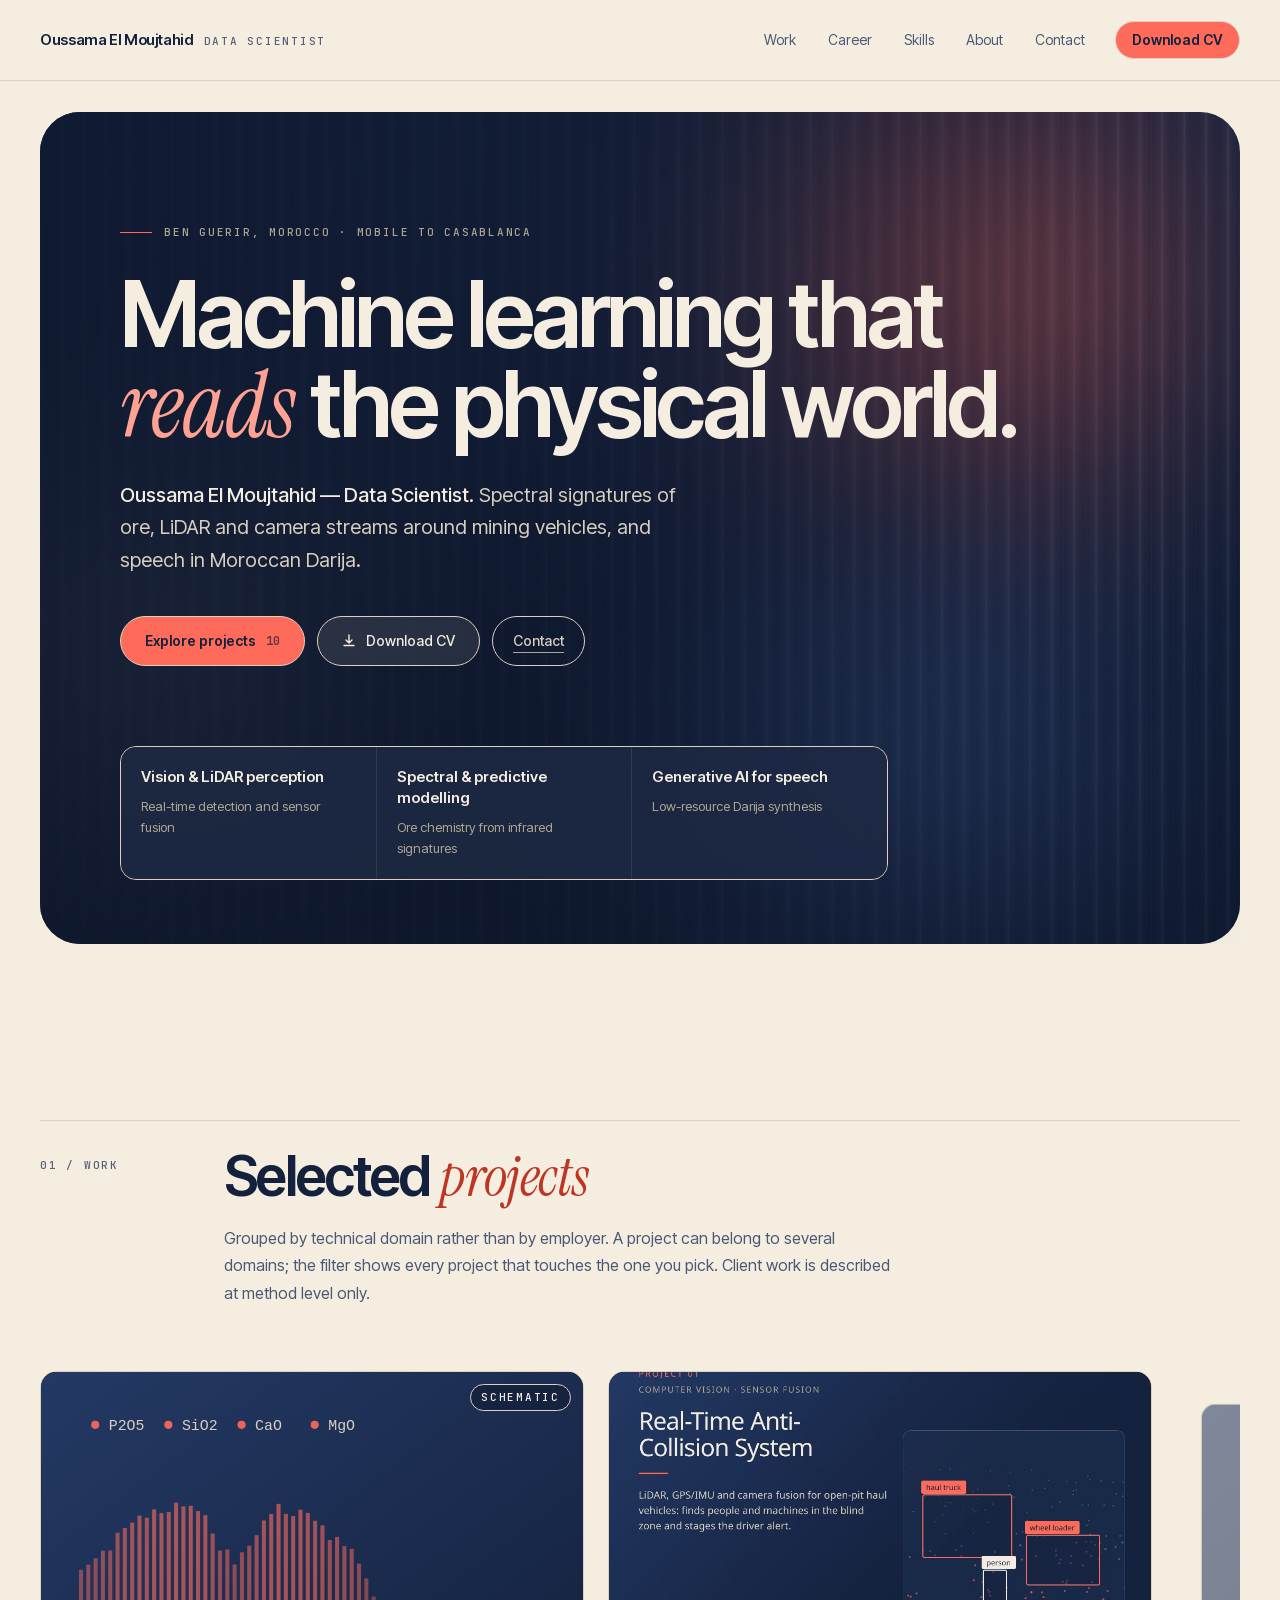
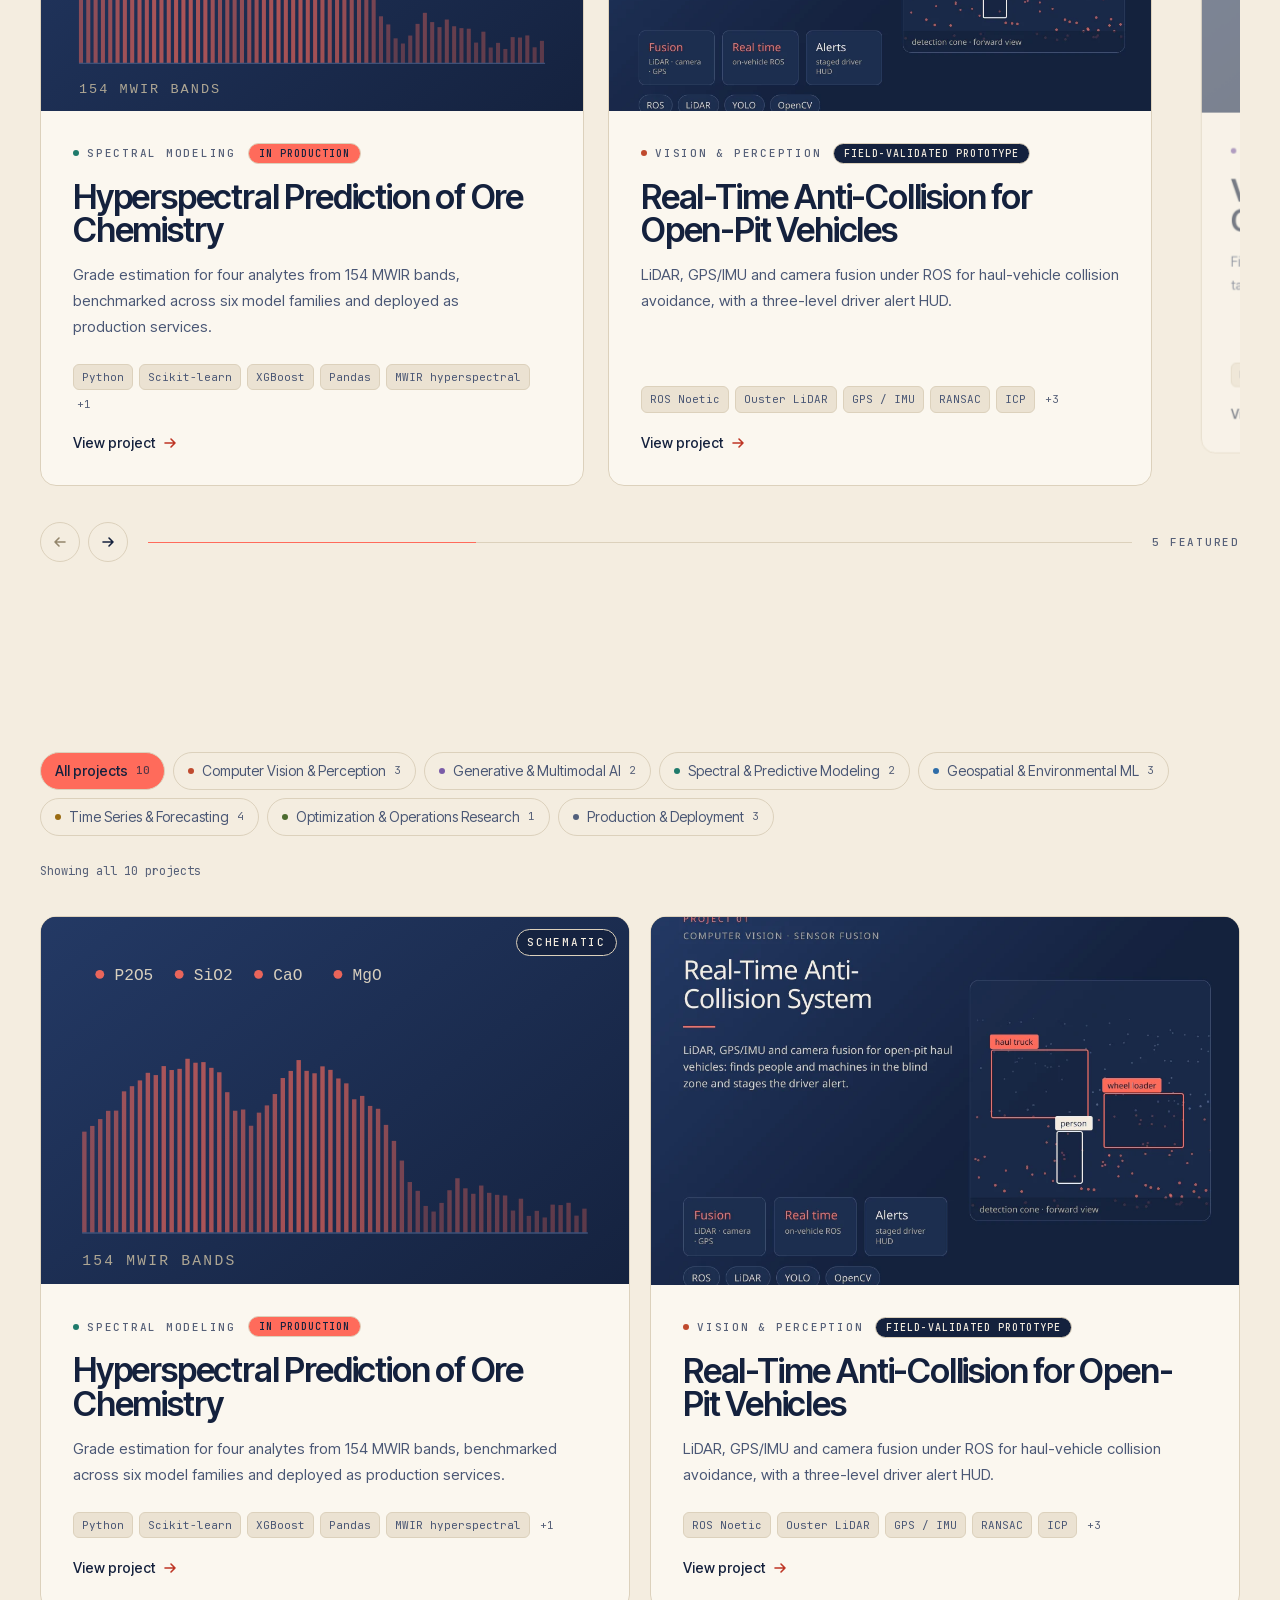
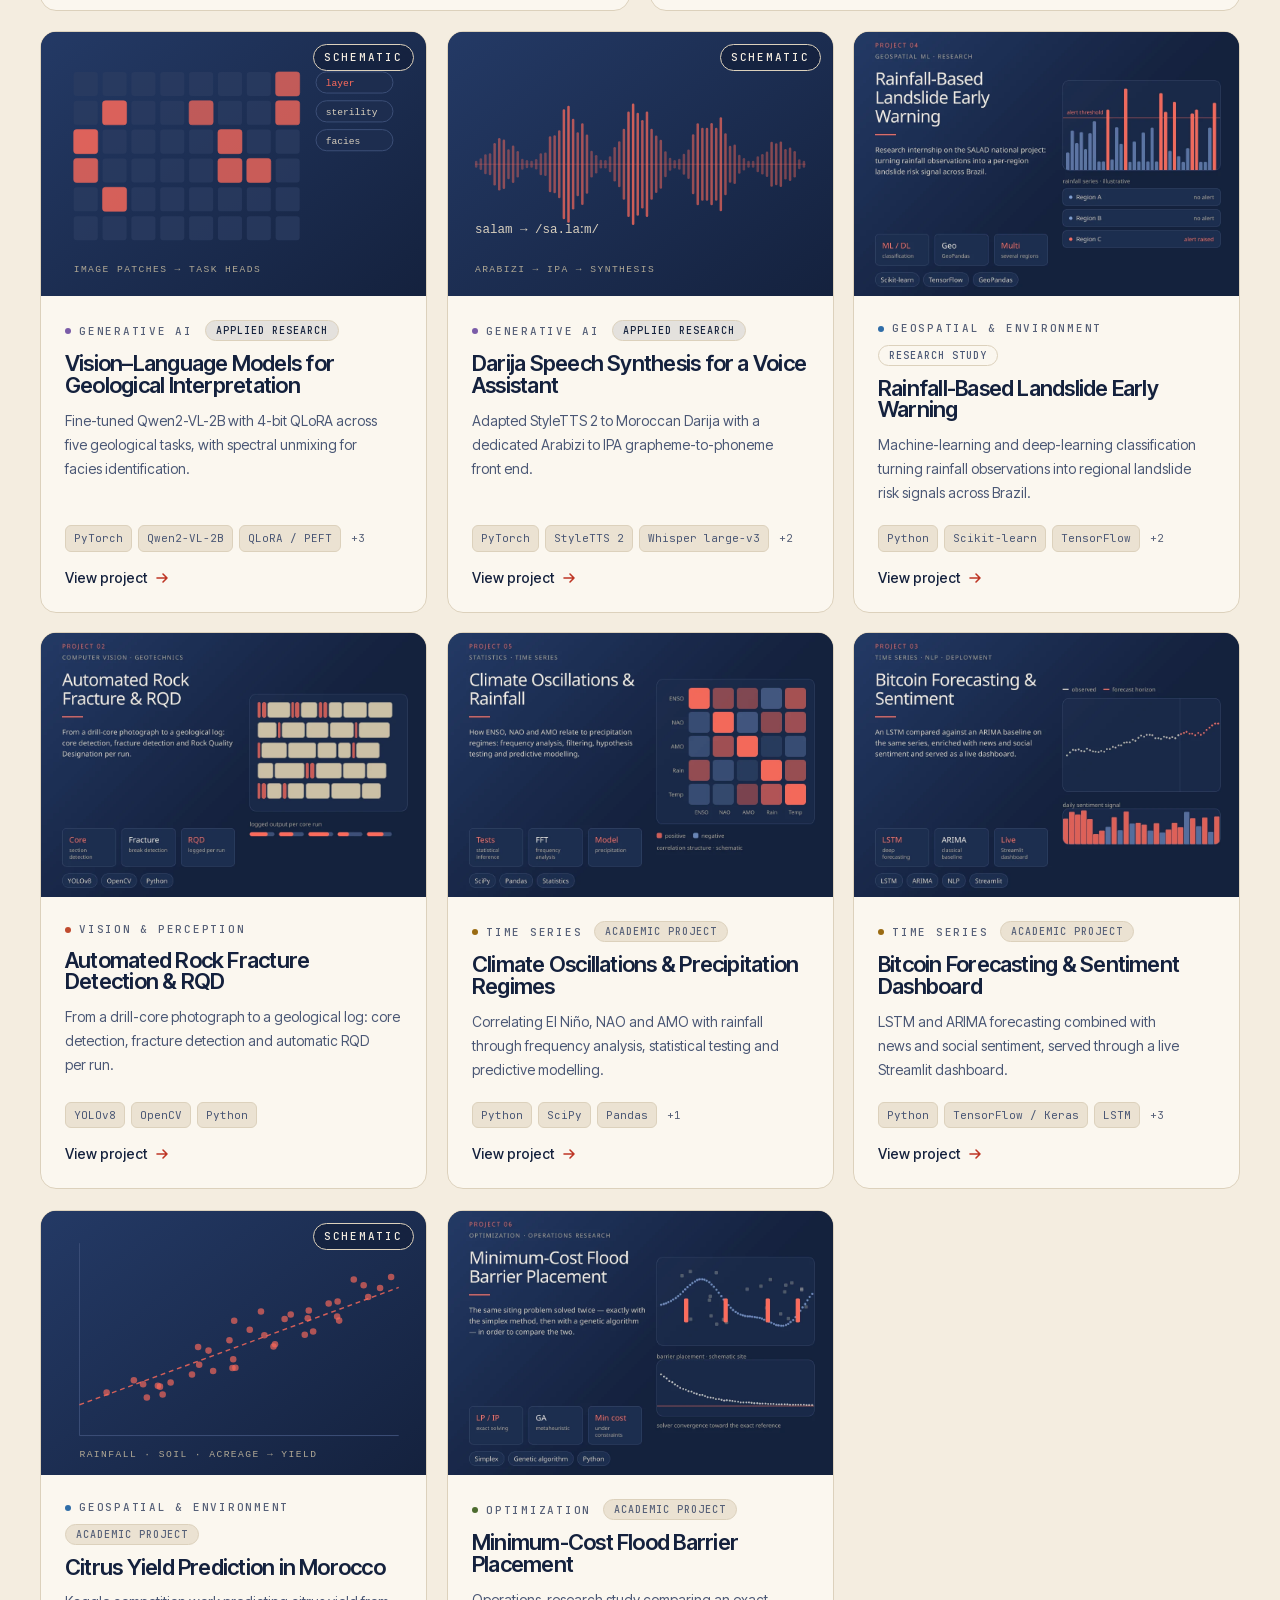
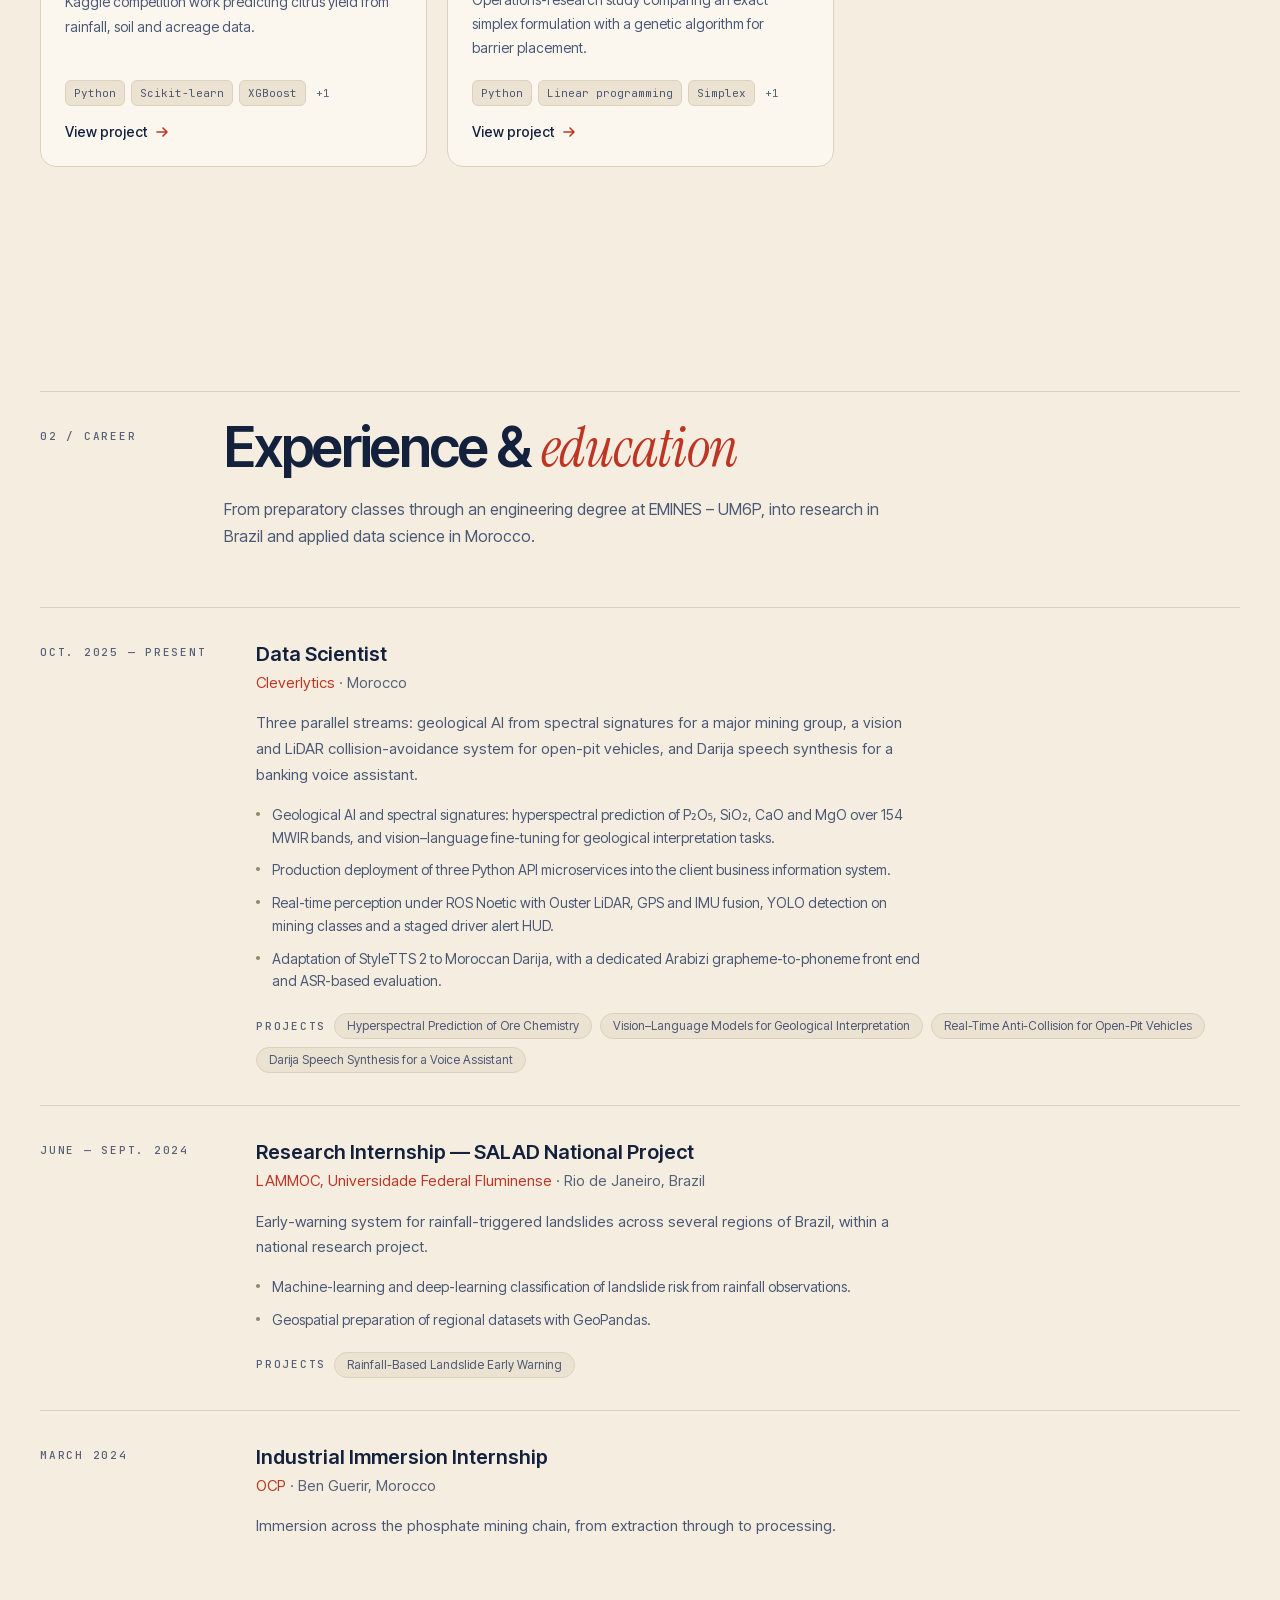
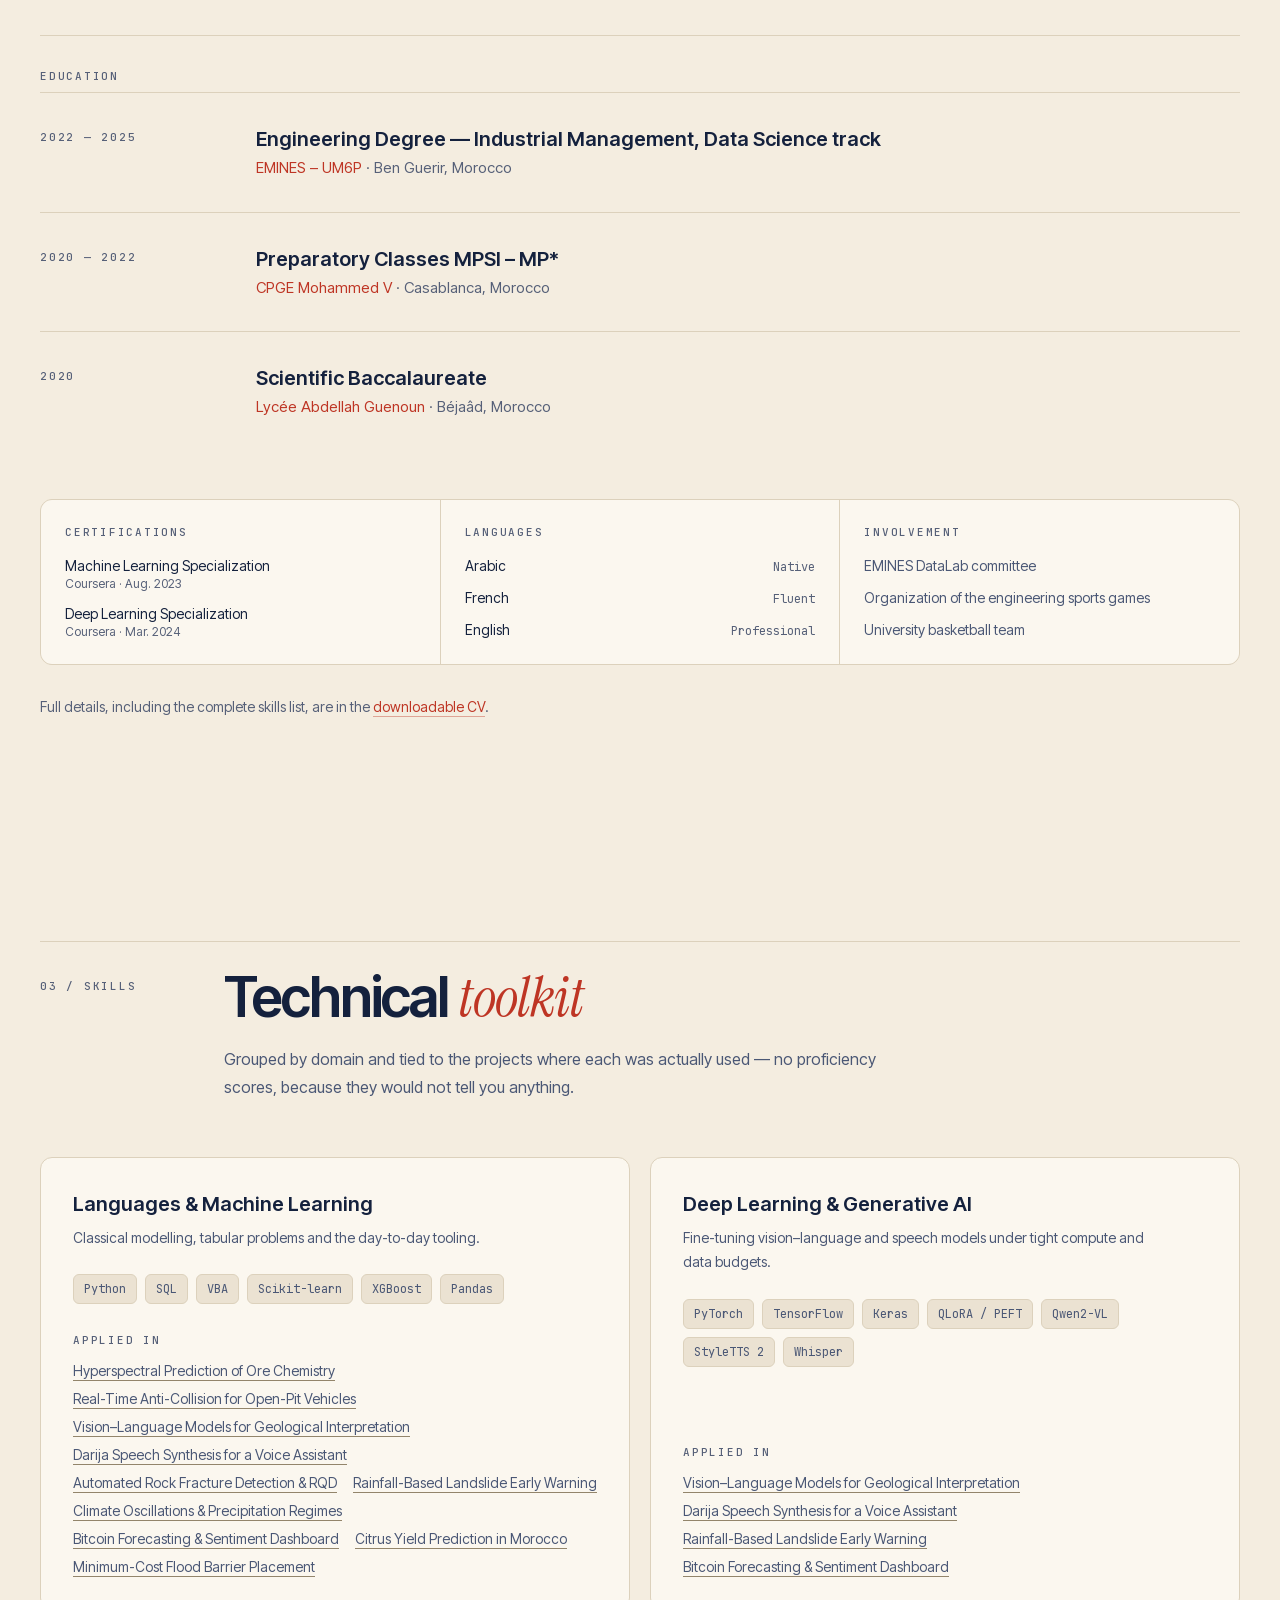
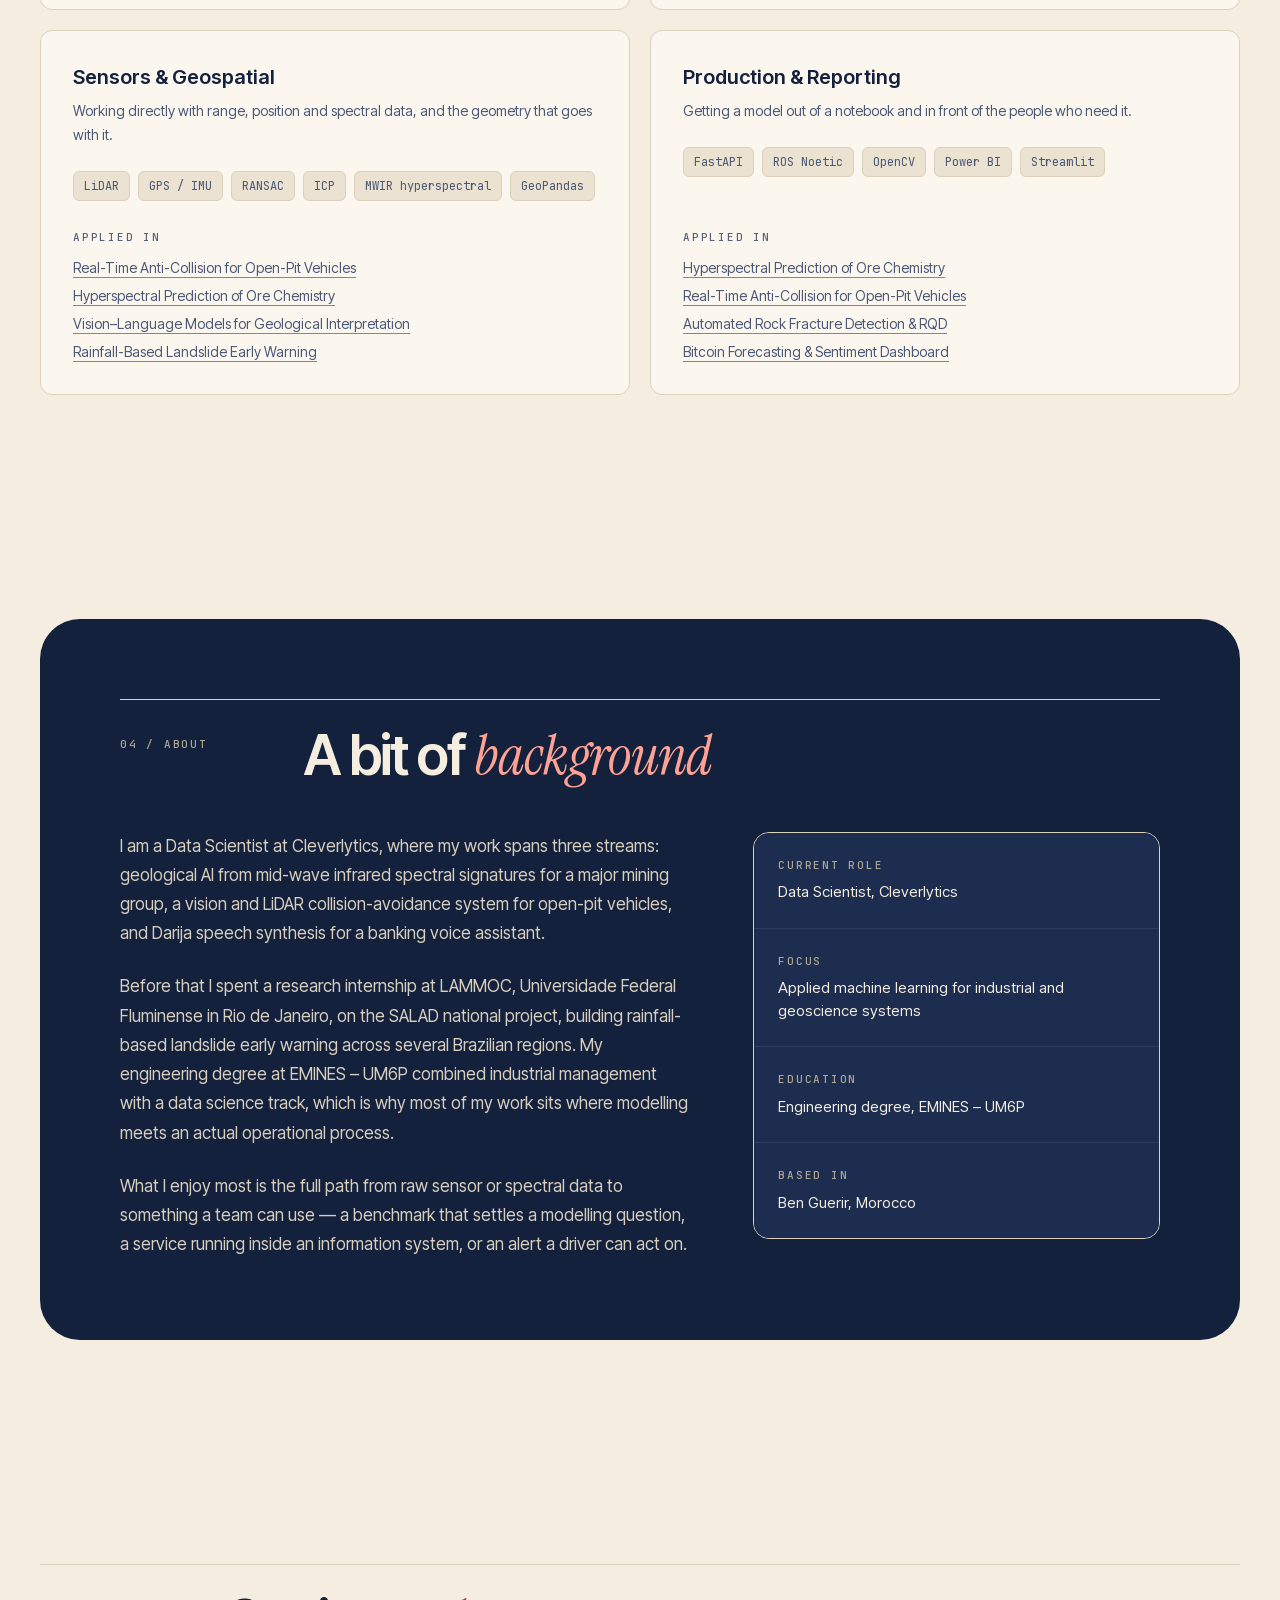
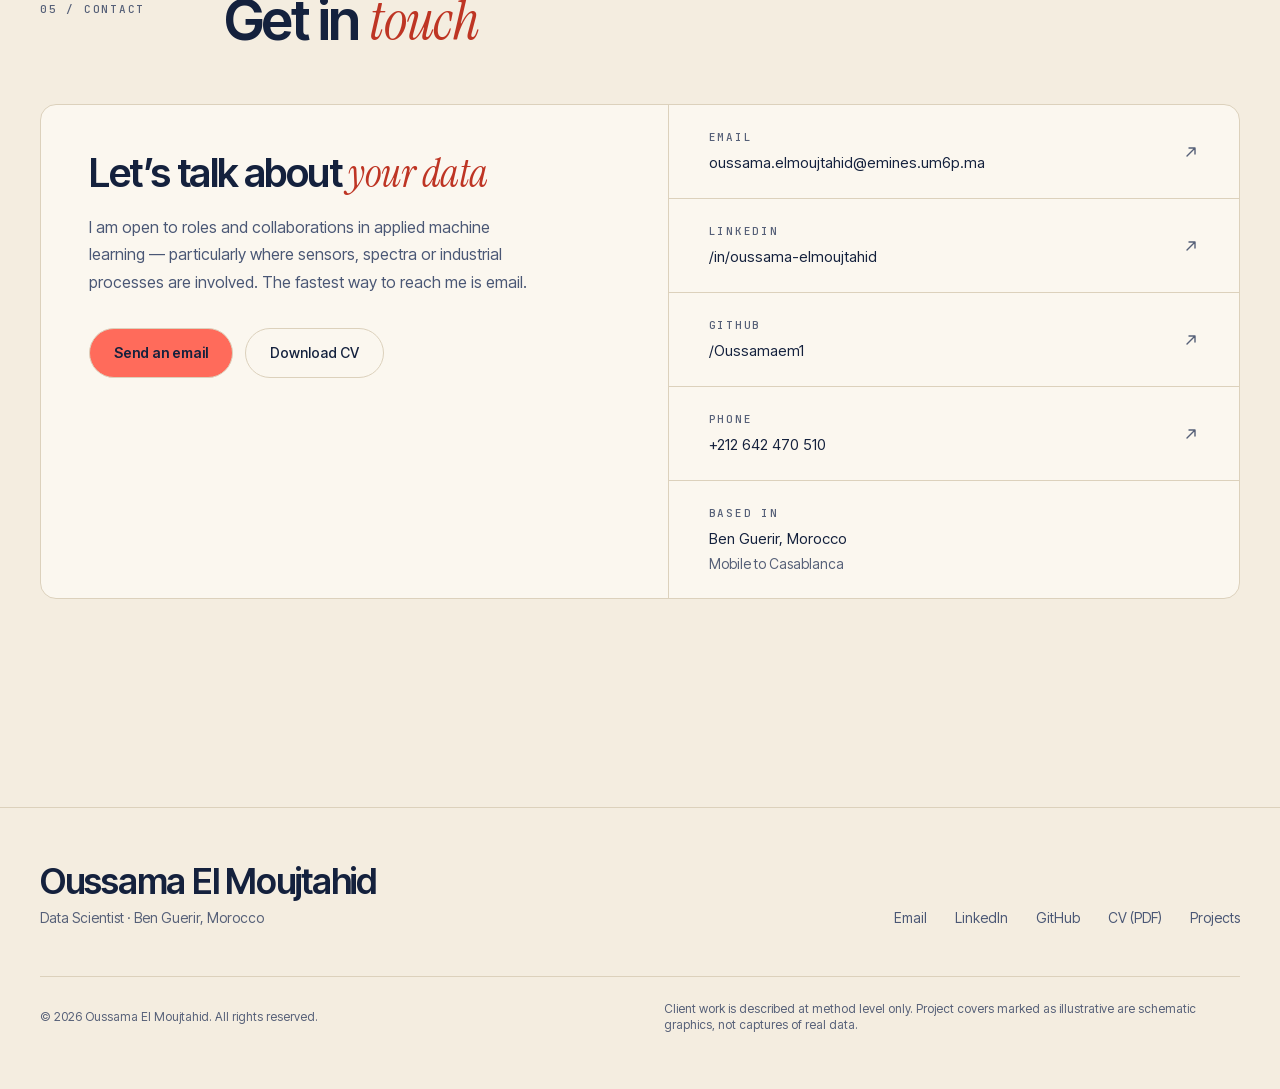
<file: index.html>
<!DOCTYPE html><!--ZHJIyUnUTfwnxuco_ob3m--><html lang="en" class="__variable_727f1d __variable_ae301a __variable_4dc837"><head><meta charSet="utf-8"/><meta name="viewport" content="width=device-width, initial-scale=1"/><link rel="preload" as="image" href="/projects/lidar-anti-collision.webp"/><link rel="stylesheet" href="/_next/static/css/296efaaa642c0eaf.css" data-precedence="next"/><link rel="preload" as="script" fetchPriority="low" href="/_next/static/chunks/webpack-4057f44350c6282e.js"/><script src="/_next/static/chunks/4bd1b696-c023c6e3521b1417.js" async=""></script><script src="/_next/static/chunks/255-0e5ac6cd71b0e266.js" async=""></script><script src="/_next/static/chunks/main-app-26a39624944b7782.js" async=""></script><script src="/_next/static/chunks/619-ba102abea3e3d0e4.js" async=""></script><script src="/_next/static/chunks/app/layout-8b4e25a132548bba.js" async=""></script><script src="/_next/static/chunks/356-335c699cd4cf7b7b.js" async=""></script><script src="/_next/static/chunks/672-83006b50dac8e89c.js" async=""></script><script src="/_next/static/chunks/app/page-ae792659a6a0c051.js" async=""></script><meta name="theme-color" content="#f4ede0"/><meta name="color-scheme" content="light"/><title>Oussama El Moujtahid — Data Scientist</title><meta name="description" content="Data Scientist working on geological AI from spectral signatures, real-time LiDAR and vision perception for mining vehicles, and generative AI for speech."/><meta name="author" content="Oussama El Moujtahid"/><meta name="keywords" content="Data Scientist,Machine Learning,Computer Vision,LiDAR,Hyperspectral,Generative AI,Morocco"/><meta name="creator" content="Oussama El Moujtahid"/><meta name="robots" content="index, follow"/><link rel="canonical" href="https://oussamaem1.github.io/"/><meta property="og:title" content="Oussama El Moujtahid — Data Scientist"/><meta property="og:description" content="Data Scientist working on geological AI from spectral signatures, real-time LiDAR and vision perception for mining vehicles, and generative AI for speech."/><meta property="og:url" content="https://oussamaem1.github.io/"/><meta property="og:site_name" content="Oussama El Moujtahid"/><meta property="og:locale" content="en"/><meta property="og:image" content="https://oussamaem1.github.io/og.png"/><meta property="og:image:width" content="1200"/><meta property="og:image:height" content="630"/><meta property="og:image:alt" content="Oussama El Moujtahid — Data Scientist"/><meta property="og:type" content="website"/><meta name="twitter:card" content="summary_large_image"/><meta name="twitter:title" content="Oussama El Moujtahid — Data Scientist"/><meta name="twitter:description" content="Data Scientist working on geological AI from spectral signatures, real-time LiDAR and vision perception for mining vehicles, and generative AI for speech."/><meta name="twitter:image" content="https://oussamaem1.github.io/og.png"/><noscript><style>.reveal{opacity:1 !important;transform:none !important}</style></noscript><script src="/_next/static/chunks/polyfills-42372ed130431b0a.js" noModule=""></script></head><body class="min-h-screen antialiased"><div hidden=""><!--$--><!--/$--></div><a href="#main" class="sr-only focus:not-sr-only focus:fixed focus:left-4 focus:top-4 focus:z-[100] focus:rounded-full focus:border focus:border-coral-ink focus:bg-coral focus:px-5 focus:py-2.5 focus:text-sm focus:font-semibold focus:text-navy">Skip to content</a><header class="fixed inset-x-0 top-0 z-50 transition-colors duration-500 border-b border-transparent"><div class="mx-auto flex h-16 max-w-[1320px] items-center justify-between px-[var(--page-gutter)] md:h-20"><a class="group flex items-baseline gap-2.5 rounded-sm" href="/"><span class="text-[0.9375rem] font-semibold tracking-tight text-navy">Oussama El Moujtahid</span><span class="label-mono hidden text-muted transition-colors group-hover:text-coral-ink sm:inline">Data Scientist</span></a><nav aria-label="Primary" class="hidden items-center gap-1 md:flex"><a class="rounded-full px-3.5 py-2 text-sm text-body transition-colors hover:text-navy" href="/#work">Work</a><a class="rounded-full px-3.5 py-2 text-sm text-body transition-colors hover:text-navy" href="/#career">Career</a><a class="rounded-full px-3.5 py-2 text-sm text-body transition-colors hover:text-navy" href="/#skills">Skills</a><a class="rounded-full px-3.5 py-2 text-sm text-body transition-colors hover:text-navy" href="/#about">About</a><a class="rounded-full px-3.5 py-2 text-sm text-body transition-colors hover:text-navy" href="/#contact">Contact</a><a href="/cv/Oussama-El-Moujtahid-CV.pdf" download="Oussama-El-Moujtahid-CV.pdf" class="ml-3 rounded-full border border-coral-ink bg-coral px-4 py-2 text-sm font-semibold text-navy transition-transform duration-300 hover:-translate-y-0.5">Download CV</a></nav><button type="button" aria-expanded="false" aria-controls="mobile-nav" class="-mr-2 inline-flex h-10 w-10 items-center justify-center rounded-full text-navy md:hidden"><span class="sr-only">Open menu</span><svg width="20" height="20" viewBox="0 0 20 20" aria-hidden="true"><path d="M3 6 H17 M3 14 H17" stroke="currentColor" stroke-width="1.6" stroke-linecap="round" fill="none"></path></svg></button></div></header><main id="main"><section class="px-[var(--page-gutter)] pb-10 pt-20 md:pb-16 md:pt-28"><div data-hero="true" class="on-navy relative isolate mx-auto w-full max-w-[1320px] overflow-hidden rounded-[1.75rem] text-cream md:rounded-[2.5rem]"><div aria-hidden="true" data-animate="true" class="atmosphere"><div class="orb orb-coral left-[48%] top-[-18%] h-[58%] w-[62%] md:left-[52%] md:h-[75%] md:w-[48%]"></div><div class="orb orb-cream left-[-14%] top-[34%] h-[54%] w-[58%] md:h-[70%] md:w-[42%]"></div><div class="orb orb-deep left-[22%] top-[52%] h-[50%] w-[62%] md:left-[46%] md:top-[46%] md:h-[66%] md:w-[48%]"></div><div class="absolute right-[-10%] top-[16%] h-[62%] w-[82%] opacity-70 md:right-[-8%] md:top-[13%] md:h-[84%] md:w-[50%] md:opacity-100"><!--$!--><template data-dgst="BAILOUT_TO_CLIENT_SIDE_RENDERING"></template><div class="relative h-full w-full" aria-hidden="true"><div class="absolute inset-[14%] rounded-full bg-[radial-gradient(circle_at_42%_38%,rgba(244,237,224,0.2),rgba(244,237,224,0.05)_55%,transparent_72%)]"></div><div class="absolute inset-[20%] rounded-full border border-coral/25"></div></div><!--/$--></div><div class="ribbed"></div><div class="hero-scrim"></div></div><div class="relative px-6 pb-10 pt-14 sm:px-10 md:px-14 md:pb-14 md:pt-20 lg:px-20 lg:pb-16 lg:pt-28"><p class="label-mono flex items-center gap-3 text-on-navy-mute"><span class="inline-block h-px w-8 bg-coral" aria-hidden="true"></span>Ben Guerir, Morocco<!-- --> · <!-- -->Mobile to Casablanca</p><h1 class="display mt-7 max-w-[16ch] text-[2.75rem] text-cream sm:text-[4.25rem] lg:text-[5.75rem]">Machine learning that<!-- --> <span class="serif-accent text-coral-soft">reads</span> the physical world.</h1><p class="mt-7 max-w-xl text-lg leading-relaxed text-on-navy sm:text-xl"><span class="font-medium text-cream">Oussama El Moujtahid<!-- --> — <!-- -->Data Scientist<!-- -->.</span> <!-- -->Spectral signatures of ore, LiDAR and camera streams around mining vehicles, and speech in Moroccan Darija.</p><div class="mt-10 flex flex-wrap items-center gap-3"><a class="inline-flex items-center gap-2.5 rounded-full border border-coral-ink bg-coral px-6 py-3.5 text-sm font-semibold text-navy transition-transform duration-300 ease-[cubic-bezier(0.16,1,0.3,1)] hover:-translate-y-0.5" href="#work">Explore projects<span class="font-mono text-xs opacity-70">10</span></a><a href="/cv/Oussama-El-Moujtahid-CV.pdf" download="Oussama-El-Moujtahid-CV.pdf" class="inline-flex items-center gap-2.5 rounded-full border border-cream/35 bg-cream/10 px-6 py-3.5 text-sm font-medium text-cream backdrop-blur-sm transition-colors duration-300 hover:border-cream/70 hover:bg-cream/20"><svg width="14" height="14" viewBox="0 0 14 14" fill="none" aria-hidden="true"><path d="M7 1v8m0 0 3-3M7 9 4 6M2 11.5h10" stroke="currentColor" stroke-width="1.4" stroke-linecap="round" stroke-linejoin="round"></path></svg>Download CV</a><a class="inline-flex items-center gap-2 rounded-full border border-transparent px-5 py-3.5 text-sm font-medium text-on-navy underline decoration-on-navy-mute underline-offset-[6px] transition-colors duration-300 hover:text-cream hover:decoration-coral-soft" href="#contact">Contact</a></div><dl class="mt-14 grid max-w-3xl grid-cols-1 gap-px overflow-hidden rounded-2xl border border-cream/15 bg-cream/15 backdrop-blur-md sm:grid-cols-3 md:mt-20"><div class="bg-navy/75 px-5 py-5"><dt class="text-[0.9375rem] font-semibold leading-snug text-cream">Vision &amp; LiDAR perception</dt><dd class="mt-2 text-[0.8125rem] leading-relaxed text-on-navy-mute">Real-time detection and sensor fusion</dd></div><div class="bg-navy/75 px-5 py-5"><dt class="text-[0.9375rem] font-semibold leading-snug text-cream">Spectral &amp; predictive modelling</dt><dd class="mt-2 text-[0.8125rem] leading-relaxed text-on-navy-mute">Ore chemistry from infrared signatures</dd></div><div class="bg-navy/75 px-5 py-5"><dt class="text-[0.9375rem] font-semibold leading-snug text-cream">Generative AI for speech</dt><dd class="mt-2 text-[0.8125rem] leading-relaxed text-on-navy-mute">Low-resource Darija synthesis</dd></div></dl></div></div></section><section id="work" class="scroll-mt-24 py-20 md:py-28"><div class="mx-auto w-full max-w-[1320px] px-[var(--page-gutter)] "><div class="reveal " data-visible="false" style="--reveal-delay:0ms"><div class="flex flex-col gap-5 border-t border-cream-300 pt-7 md:flex-row md:gap-14"><p class="label-mono shrink-0 pt-2 text-muted md:w-32">01 / Work</p><div class="max-w-3xl"><h2 class="display text-[2.25rem] text-navy sm:text-[3rem] lg:text-[3.5rem]">Selected <span class="serif-accent text-coral-ink">projects</span></h2><p class="prose-body mt-5 max-w-2xl text-base">Grouped by technical domain rather than by employer. A project can belong to several domains; the filter shows every project that touches the one you pick. Client work is described at method level only.</p></div></div></div></div><div class="mx-auto w-full max-w-[1320px] px-[var(--page-gutter)] mt-12 md:mt-14"><div class="reveal " data-visible="false" style="--reveal-delay:0ms"><div><div class="rail" tabindex="0" role="region" aria-label="Featured projects, horizontally scrollable"><div class="md:w-[min(78vw,34rem)]"><div class="tilt h-full" data-tilting="false"><div class="tilt-inner"><article class="group relative h-full"><a class="flex h-full flex-col overflow-hidden rounded-2xl border border-cream-300 bg-cream-50 transition-[border-color,transform,box-shadow] duration-500 ease-[cubic-bezier(0.16,1,0.3,1)] hover:-translate-y-1 hover:border-cream-500 hover:shadow-[0_22px_45px_-28px_rgba(20,33,61,0.5)]" href="/projects/hyperspectral-ore-chemistry/"><div class="relative w-full overflow-hidden bg-navy aspect-[16/10]"><div class="absolute inset-0 transition-transform duration-[900ms] ease-[cubic-bezier(0.16,1,0.3,1)] group-hover:scale-[1.035]"><svg viewBox="0 0 400 300" class="h-full w-full" aria-hidden="true" preserveAspectRatio="xMidYMid slice"><defs><linearGradient id="bg-hyperspectral-ore-chemistry" x1="0" y1="0" x2="1" y2="1"><stop offset="0%" stop-color="#243a66"></stop><stop offset="100%" stop-color="#14213d"></stop></linearGradient></defs><rect width="400" height="300" fill="url(#bg-hyperspectral-ore-chemistry)"></rect><rect x="28" y="171.03056254519987" width="3" height="68.96943745480013" fill="#ff6b5b" opacity="0.4731364152949416"></rect><rect x="33.4" y="167.14005967682434" width="3" height="72.85994032317566" fill="#ff6b5b" opacity="0.485723336339686"></rect><rect x="38.8" y="162.48706872936228" width="3" height="77.51293127063772" fill="#ff6b5b" opacity="0.500777130581475"></rect><rect x="44.2" y="156.86598257238188" width="3" height="83.1340174276181" fill="#ff6b5b" opacity="0.518962997559941"></rect><rect x="49.6" y="156.7117193596622" width="3" height="83.28828064033779" fill="#ff6b5b" opacity="0.5194620844246223"></rect><rect x="55" y="143.60436515560485" width="3" height="96.39563484439515" fill="#ff6b5b" opacity="0.5618682303789255"></rect><rect x="60.400000000000006" y="140.09916605877504" width="3" height="99.90083394122495" fill="#ff6b5b" opacity="0.5732085803980808"></rect><rect x="65.80000000000001" y="136.163272400139" width="3" height="103.836727599861" fill="#ff6b5b" opacity="0.5859423539995503"></rect><rect x="71.2" y="131.0108784953669" width="3" height="108.98912150463308" fill="#ff6b5b" opacity="0.6026118636914599"></rect><rect x="76.6" y="132.53917516298492" width="3" height="107.4608248370151" fill="#ff6b5b" opacity="0.5976673744726959"></rect><rect x="82" y="126.42596592493787" width="3" height="113.57403407506213" fill="#ff6b5b" opacity="0.6174454043604951"></rect><rect x="87.4" y="129.0940953368597" width="3" height="110.90590466314028" fill="#ff6b5b" opacity="0.6088132209689833"></rect><rect x="92.80000000000001" y="128.30410475336788" width="3" height="111.69589524663213" fill="#ff6b5b" opacity="0.6113690728567511"></rect><rect x="98.2" y="121.44387872803165" width="3" height="118.55612127196835" fill="#ff6b5b" opacity="0.6335639217622506"></rect><rect x="103.60000000000001" y="124.14000597192378" width="3" height="115.85999402807622" fill="#ff6b5b" opacity="0.6248411571496584"></rect><rect x="109" y="123.7184618068058" width="3" height="116.2815381931942" fill="#ff6b5b" opacity="0.626204976507393"></rect><rect x="114.4" y="127.60547026761948" width="3" height="112.39452973238052" fill="#ff6b5b" opacity="0.6136293608988781"></rect><rect x="119.80000000000001" y="130.63245345870254" width="3" height="109.36754654129746" fill="#ff6b5b" opacity="0.6038361799865506"></rect><rect x="125.2" y="144.18077177141697" width="3" height="95.81922822858303" fill="#ff6b5b" opacity="0.5600033854454156"></rect><rect x="130.60000000000002" y="156.80343512463224" width="3" height="83.19656487536776" fill="#ff6b5b" opacity="0.5191653569497192"></rect><rect x="136" y="155.95598535295517" width="3" height="84.04401464704482" fill="#ff6b5b" opacity="0.5219071062110274"></rect><rect x="141.4" y="167.01373574039394" width="3" height="72.98626425960607" fill="#ff6b5b" opacity="0.4861320314281373"></rect><rect x="146.8" y="158.10300944376098" width="3" height="81.89699055623903" fill="#ff6b5b" opacity="0.5149608517995969"></rect><rect x="152.2" y="153.17609696114582" width="3" height="86.82390303885418" fill="#ff6b5b" opacity="0.5309008627727636"></rect><rect x="157.60000000000002" y="145.44318682091244" width="3" height="94.55681317908757" fill="#ff6b5b" opacity="0.5559191014617539"></rect><rect x="163" y="134.54474273796382" width="3" height="105.45525726203618" fill="#ff6b5b" opacity="0.5911787734948231"></rect><rect x="168.4" y="129.71521747106397" width="3" height="110.28478252893603" fill="#ff6b5b" opacity="0.6068037081818518"></rect><rect x="173.8" y="122.33382718130628" width="3" height="117.66617281869372" fill="#ff6b5b" opacity="0.6306846767663621"></rect><rect x="179.20000000000002" y="129.6553786755776" width="3" height="110.34462132442242" fill="#ff6b5b" opacity="0.6069973042848962"></rect><rect x="184.60000000000002" y="131.31579407016488" width="3" height="108.6842059298351" fill="#ff6b5b" opacity="0.6016253721259371"></rect><rect x="190" y="126.60149021212584" width="3" height="113.39850978787416" fill="#ff6b5b" opacity="0.6168775316666517"></rect><rect x="195.4" y="128.9852245459241" width="3" height="111.01477545407592" fill="#ff6b5b" opacity="0.6091654499984809"></rect><rect x="200.8" y="134.84001458882008" width="3" height="105.15998541117992" fill="#ff6b5b" opacity="0.5902234822126409"></rect><rect x="206.20000000000002" y="138.17233324253476" width="3" height="101.82766675746525" fill="#ff6b5b" opacity="0.5794424512741523"></rect><rect x="211.60000000000002" y="149.0016151974241" width="3" height="90.99838480257593" fill="#ff6b5b" opacity="0.5444065390671575"></rect><rect x="217" y="146.7096033590596" width="3" height="93.29039664094041" fill="#ff6b5b" opacity="0.5518218714853955"></rect><rect x="222.4" y="153.52507123736865" width="3" height="86.47492876263136" fill="#ff6b5b" opacity="0.5297718283496897"></rect><rect x="227.8" y="155.46933382174905" width="3" height="84.53066617825094" fill="#ff6b5b" opacity="0.5234815670472825"></rect><rect x="233.20000000000002" y="166.4206409718206" width="3" height="73.5793590281794" fill="#ff6b5b" opacity="0.48805086744410986"></rect><rect x="238.60000000000002" y="177.31346735089232" width="3" height="62.68653264910766" fill="#ff6b5b" opacity="0.45280937033534835"></rect><rect x="244" y="190.69427261580753" width="3" height="49.305727384192465" fill="#ff6b5b" opacity="0.4095185297723874"></rect><rect x="249.4" y="205.2976069765792" width="3" height="34.7023930234208" fill="#ff6b5b" opacity="0.36227244801694963"></rect><rect x="254.8" y="211.2907652177232" width="3" height="28.709234782276805" fill="#ff6b5b" opacity="0.3428828184132485"></rect><rect x="260.20000000000005" y="221.55656567587553" width="3" height="18.44343432412447" fill="#ff6b5b" opacity="0.30966993457804975"></rect><rect x="265.6" y="225.3750653812855" width="3" height="14.624934618714503" fill="#ff6b5b" opacity="0.29731596494289986"></rect><rect x="271" y="219.49725379143996" width="3" height="20.502746208560055" fill="#ff6b5b" opacity="0.3163324142041649"></rect><rect x="276.4" y="210.8830009834311" width="3" height="29.11699901656892" fill="#ff6b5b" opacity="0.34420205564184064"></rect><rect x="281.8" y="202.7234209451661" width="3" height="37.27657905483388" fill="#ff6b5b" opacity="0.3706006969421096"></rect><rect x="287.20000000000005" y="209.57007098924342" width="3" height="30.429929010756588" fill="#ff6b5b" opacity="0.3484497703289184"></rect><rect x="292.6" y="213.29177956032152" width="3" height="26.708220439678488" fill="#ff6b5b" opacity="0.33640894848131275"></rect><rect x="298" y="207.68413912342194" width="3" height="32.31586087657805" fill="#ff6b5b" opacity="0.3545513146006937"></rect><rect x="303.40000000000003" y="212.63318753413654" width="3" height="27.366812465863468" fill="#ff6b5b" opacity="0.3385396873895583"></rect><rect x="308.8" y="214.0249032035108" width="3" height="25.97509679648921" fill="#ff6b5b" opacity="0.3340370778709945"></rect><rect x="314.20000000000005" y="214.4401464860712" width="3" height="25.559853513928793" fill="#ff6b5b" opacity="0.3326936437215343"></rect><rect x="319.6" y="224.69432693680983" width="3" height="15.305673063190183" fill="#ff6b5b" opacity="0.2995183540279682"></rect><rect x="325" y="216.6478939078604" width="3" height="23.3521060921396" fill="#ff6b5b" opacity="0.3255509314745693"></rect><rect x="330.40000000000003" y="228.32848751543105" width="3" height="11.671512484568947" fill="#ff6b5b" opacity="0.2877607756853701"></rect><rect x="335.8" y="224.88621280271542" width="3" height="15.113787197284575" fill="#ff6b5b" opacity="0.29889754681474423"></rect><rect x="341.20000000000005" y="229.4006434509425" width="3" height="10.599356549057493" fill="#ff6b5b" opacity="0.28429203589400953"></rect><rect x="346.6" y="220.662663886874" width="3" height="19.33733611312602" fill="#ff6b5b" opacity="0.31256196977776063"></rect><rect x="352" y="220.96351985381554" width="3" height="19.036480146184456" fill="#ff6b5b" opacity="0.3115886122376556"></rect><rect x="357.40000000000003" y="219.41326993657998" width="3" height="20.58673006342002" fill="#ff6b5b" opacity="0.31660412667577065"></rect><rect x="362.8" y="228.1604538680092" width="3" height="11.839546131990803" fill="#ff6b5b" opacity="0.28830441395644085"></rect><rect x="368.20000000000005" y="223.40386309288317" width="3" height="16.596136907116833" fill="#ff6b5b" opacity="0.30369338411126034"></rect><line x1="28" y1="240" x2="372" y2="240" stroke="#3d5078" stroke-width="1"></line><g><circle cx="40" cy="64" r="3" fill="#ff6b5b" opacity="0.9"></circle><text x="50" y="68" fill="#d8cfbe" font-size="11" font-family="ui-monospace, monospace">P2O5</text></g><g><circle cx="94" cy="64" r="3" fill="#ff6b5b" opacity="0.9"></circle><text x="104" y="68" fill="#d8cfbe" font-size="11" font-family="ui-monospace, monospace">SiO2</text></g><g><circle cx="148" cy="64" r="3" fill="#ff6b5b" opacity="0.9"></circle><text x="158" y="68" fill="#d8cfbe" font-size="11" font-family="ui-monospace, monospace">CaO</text></g><g><circle cx="202" cy="64" r="3" fill="#ff6b5b" opacity="0.9"></circle><text x="212" y="68" fill="#d8cfbe" font-size="11" font-family="ui-monospace, monospace">MgO</text></g><text x="28" y="262" fill="#afa794" font-size="10" font-family="ui-monospace, monospace" letter-spacing="1.5">154 MWIR BANDS</text></svg></div><span class="label-mono absolute right-3 top-3 rounded-full border border-cream/25 bg-navy/80 px-2.5 py-1 text-[0.625rem] text-cream backdrop-blur-sm">Schematic</span></div><div class="flex flex-1 flex-col gap-4 p-6 md:p-8"><div class="flex flex-wrap items-center gap-x-3 gap-y-2"><span class="flex items-center gap-2"><span class="h-1.5 w-1.5 rounded-full" style="background-color:#1F7A6B" aria-hidden="true"></span><span class="label-mono text-muted">Spectral Modeling</span></span><span class="inline-flex items-center rounded-full border px-2.5 py-0.5 font-mono text-[0.625rem] font-medium uppercase tracking-[0.1em] border-coral-ink bg-coral text-navy ">In production</span></div><h3 class="display text-navy text-[1.75rem] md:text-[2.125rem]">Hyperspectral Prediction of Ore Chemistry</h3><p class="prose-body max-w-2xl text-[0.9375rem]">Grade estimation for four analytes from 154 MWIR bands, benchmarked across six model families and deployed as production services.</p><div class="mt-auto flex flex-wrap items-center gap-1.5 pt-2"><span class="rounded-md border border-cream-400 bg-cream-200 px-2 py-1 font-mono text-[0.6875rem] text-body">Python</span><span class="rounded-md border border-cream-400 bg-cream-200 px-2 py-1 font-mono text-[0.6875rem] text-body">Scikit-learn</span><span class="rounded-md border border-cream-400 bg-cream-200 px-2 py-1 font-mono text-[0.6875rem] text-body">XGBoost</span><span class="rounded-md border border-cream-400 bg-cream-200 px-2 py-1 font-mono text-[0.6875rem] text-body">Pandas</span><span class="rounded-md border border-cream-400 bg-cream-200 px-2 py-1 font-mono text-[0.6875rem] text-body">MWIR hyperspectral</span><span class="px-1 font-mono text-[0.6875rem] text-muted">+<!-- -->1</span></div><span class="flex items-center gap-2 pt-1 text-sm font-medium text-navy">View project<svg width="14" height="14" viewBox="0 0 14 14" fill="none" aria-hidden="true" class="text-coral-ink transition-transform duration-500 ease-[cubic-bezier(0.16,1,0.3,1)] group-hover:translate-x-1.5"><path d="M2 7h10M8 3l4 4-4 4" stroke="currentColor" stroke-width="1.6" stroke-linecap="round" stroke-linejoin="round"></path></svg></span></div></a></article></div></div></div><div class="md:w-[min(78vw,34rem)]"><div class="tilt h-full" data-tilting="false"><div class="tilt-inner"><article class="group relative h-full"><a class="flex h-full flex-col overflow-hidden rounded-2xl border border-cream-300 bg-cream-50 transition-[border-color,transform,box-shadow] duration-500 ease-[cubic-bezier(0.16,1,0.3,1)] hover:-translate-y-1 hover:border-cream-500 hover:shadow-[0_22px_45px_-28px_rgba(20,33,61,0.5)]" href="/projects/lidar-anti-collision/"><div class="relative w-full overflow-hidden bg-navy aspect-[16/10]"><img alt="Illustrative cover for Real-Time Anti-Collision for Open-Pit Vehicles" decoding="async" data-nimg="fill" class="object-cover transition-transform duration-[900ms] ease-[cubic-bezier(0.16,1,0.3,1)] group-hover:scale-[1.035]" style="position:absolute;height:100%;width:100%;left:0;top:0;right:0;bottom:0;color:transparent" src="/projects/lidar-anti-collision.webp"/></div><div class="flex flex-1 flex-col gap-4 p-6 md:p-8"><div class="flex flex-wrap items-center gap-x-3 gap-y-2"><span class="flex items-center gap-2"><span class="h-1.5 w-1.5 rounded-full" style="background-color:#C04A2E" aria-hidden="true"></span><span class="label-mono text-muted">Vision &amp; Perception</span></span><span class="inline-flex items-center rounded-full border px-2.5 py-0.5 font-mono text-[0.625rem] font-medium uppercase tracking-[0.1em] border-navy-600 bg-navy text-cream ">Field-validated prototype</span></div><h3 class="display text-navy text-[1.75rem] md:text-[2.125rem]">Real-Time Anti-Collision for Open-Pit Vehicles</h3><p class="prose-body max-w-2xl text-[0.9375rem]">LiDAR, GPS/IMU and camera fusion under ROS for haul-vehicle collision avoidance, with a three-level driver alert HUD.</p><div class="mt-auto flex flex-wrap items-center gap-1.5 pt-2"><span class="rounded-md border border-cream-400 bg-cream-200 px-2 py-1 font-mono text-[0.6875rem] text-body">ROS Noetic</span><span class="rounded-md border border-cream-400 bg-cream-200 px-2 py-1 font-mono text-[0.6875rem] text-body">Ouster LiDAR</span><span class="rounded-md border border-cream-400 bg-cream-200 px-2 py-1 font-mono text-[0.6875rem] text-body">GPS / IMU</span><span class="rounded-md border border-cream-400 bg-cream-200 px-2 py-1 font-mono text-[0.6875rem] text-body">RANSAC</span><span class="rounded-md border border-cream-400 bg-cream-200 px-2 py-1 font-mono text-[0.6875rem] text-body">ICP</span><span class="px-1 font-mono text-[0.6875rem] text-muted">+<!-- -->3</span></div><span class="flex items-center gap-2 pt-1 text-sm font-medium text-navy">View project<svg width="14" height="14" viewBox="0 0 14 14" fill="none" aria-hidden="true" class="text-coral-ink transition-transform duration-500 ease-[cubic-bezier(0.16,1,0.3,1)] group-hover:translate-x-1.5"><path d="M2 7h10M8 3l4 4-4 4" stroke="currentColor" stroke-width="1.6" stroke-linecap="round" stroke-linejoin="round"></path></svg></span></div></a></article></div></div></div><div class="md:w-[min(78vw,34rem)]"><div class="tilt h-full" data-tilting="false"><div class="tilt-inner"><article class="group relative h-full"><a class="flex h-full flex-col overflow-hidden rounded-2xl border border-cream-300 bg-cream-50 transition-[border-color,transform,box-shadow] duration-500 ease-[cubic-bezier(0.16,1,0.3,1)] hover:-translate-y-1 hover:border-cream-500 hover:shadow-[0_22px_45px_-28px_rgba(20,33,61,0.5)]" href="/projects/geological-vlm/"><div class="relative w-full overflow-hidden bg-navy aspect-[16/10]"><div class="absolute inset-0 transition-transform duration-[900ms] ease-[cubic-bezier(0.16,1,0.3,1)] group-hover:scale-[1.035]"><svg viewBox="0 0 400 300" class="h-full w-full" aria-hidden="true" preserveAspectRatio="xMidYMid slice"><defs><linearGradient id="bg-geological-vlm" x1="0" y1="0" x2="1" y2="1"><stop offset="0%" stop-color="#243a66"></stop><stop offset="100%" stop-color="#14213d"></stop></linearGradient></defs><rect width="400" height="300" fill="url(#bg-geological-vlm)"></rect><rect x="34" y="54" width="25" height="25" rx="3" fill="#2b3c61" opacity="0.75" stroke="transparent" stroke-width="1" stroke-opacity="0.6"></rect><rect x="64" y="54" width="25" height="25" rx="3" fill="#2b3c61" opacity="0.75" stroke="transparent" stroke-width="1" stroke-opacity="0.6"></rect><rect x="94" y="54" width="25" height="25" rx="3" fill="#2b3c61" opacity="0.75" stroke="transparent" stroke-width="1" stroke-opacity="0.6"></rect><rect x="124" y="54" width="25" height="25" rx="3" fill="#2b3c61" opacity="0.75" stroke="transparent" stroke-width="1" stroke-opacity="0.6"></rect><rect x="154" y="54" width="25" height="25" rx="3" fill="#2b3c61" opacity="0.75" stroke="transparent" stroke-width="1" stroke-opacity="0.6"></rect><rect x="184" y="54" width="25" height="25" rx="3" fill="#2b3c61" opacity="0.75" stroke="transparent" stroke-width="1" stroke-opacity="0.6"></rect><rect x="214" y="54" width="25" height="25" rx="3" fill="#2b3c61" opacity="0.75" stroke="transparent" stroke-width="1" stroke-opacity="0.6"></rect><rect x="244" y="54" width="25" height="25" rx="3" fill="#ff6b5b" opacity="0.7329680925700813" stroke="#ff6b5b" stroke-width="1" stroke-opacity="0.6"></rect><rect x="34" y="84" width="25" height="25" rx="3" fill="#2b3c61" opacity="0.75" stroke="transparent" stroke-width="1" stroke-opacity="0.6"></rect><rect x="64" y="84" width="25" height="25" rx="3" fill="#ff6b5b" opacity="0.8362227388657629" stroke="#ff6b5b" stroke-width="1" stroke-opacity="0.6"></rect><rect x="94" y="84" width="25" height="25" rx="3" fill="#2b3c61" opacity="0.75" stroke="transparent" stroke-width="1" stroke-opacity="0.6"></rect><rect x="124" y="84" width="25" height="25" rx="3" fill="#2b3c61" opacity="0.75" stroke="transparent" stroke-width="1" stroke-opacity="0.6"></rect><rect x="154" y="84" width="25" height="25" rx="3" fill="#ff6b5b" opacity="0.7173483520979062" stroke="#ff6b5b" stroke-width="1" stroke-opacity="0.6"></rect><rect x="184" y="84" width="25" height="25" rx="3" fill="#2b3c61" opacity="0.75" stroke="transparent" stroke-width="1" stroke-opacity="0.6"></rect><rect x="214" y="84" width="25" height="25" rx="3" fill="#2b3c61" opacity="0.75" stroke="transparent" stroke-width="1" stroke-opacity="0.6"></rect><rect x="244" y="84" width="25" height="25" rx="3" fill="#ff6b5b" opacity="0.7618375398684293" stroke="#ff6b5b" stroke-width="1" stroke-opacity="0.6"></rect><rect x="34" y="114" width="25" height="25" rx="3" fill="#ff6b5b" opacity="0.8490834837080911" stroke="#ff6b5b" stroke-width="1" stroke-opacity="0.6"></rect><rect x="64" y="114" width="25" height="25" rx="3" fill="#2b3c61" opacity="0.75" stroke="transparent" stroke-width="1" stroke-opacity="0.6"></rect><rect x="94" y="114" width="25" height="25" rx="3" fill="#2b3c61" opacity="0.75" stroke="transparent" stroke-width="1" stroke-opacity="0.6"></rect><rect x="124" y="114" width="25" height="25" rx="3" fill="#2b3c61" opacity="0.75" stroke="transparent" stroke-width="1" stroke-opacity="0.6"></rect><rect x="154" y="114" width="25" height="25" rx="3" fill="#2b3c61" opacity="0.75" stroke="transparent" stroke-width="1" stroke-opacity="0.6"></rect><rect x="184" y="114" width="25" height="25" rx="3" fill="#ff6b5b" opacity="0.7664647739380598" stroke="#ff6b5b" stroke-width="1" stroke-opacity="0.6"></rect><rect x="214" y="114" width="25" height="25" rx="3" fill="#2b3c61" opacity="0.75" stroke="transparent" stroke-width="1" stroke-opacity="0.6"></rect><rect x="244" y="114" width="25" height="25" rx="3" fill="#2b3c61" opacity="0.75" stroke="transparent" stroke-width="1" stroke-opacity="0.6"></rect><rect x="34" y="144" width="25" height="25" rx="3" fill="#ff6b5b" opacity="0.780100220371969" stroke="#ff6b5b" stroke-width="1" stroke-opacity="0.6"></rect><rect x="64" y="144" width="25" height="25" rx="3" fill="#2b3c61" opacity="0.75" stroke="transparent" stroke-width="1" stroke-opacity="0.6"></rect><rect x="94" y="144" width="25" height="25" rx="3" fill="#2b3c61" opacity="0.75" stroke="transparent" stroke-width="1" stroke-opacity="0.6"></rect><rect x="124" y="144" width="25" height="25" rx="3" fill="#2b3c61" opacity="0.75" stroke="transparent" stroke-width="1" stroke-opacity="0.6"></rect><rect x="154" y="144" width="25" height="25" rx="3" fill="#2b3c61" opacity="0.75" stroke="transparent" stroke-width="1" stroke-opacity="0.6"></rect><rect x="184" y="144" width="25" height="25" rx="3" fill="#ff6b5b" opacity="0.7540535865351558" stroke="#ff6b5b" stroke-width="1" stroke-opacity="0.6"></rect><rect x="214" y="144" width="25" height="25" rx="3" fill="#ff6b5b" opacity="0.7641614165855571" stroke="#ff6b5b" stroke-width="1" stroke-opacity="0.6"></rect><rect x="244" y="144" width="25" height="25" rx="3" fill="#2b3c61" opacity="0.75" stroke="transparent" stroke-width="1" stroke-opacity="0.6"></rect><rect x="34" y="174" width="25" height="25" rx="3" fill="#2b3c61" opacity="0.75" stroke="transparent" stroke-width="1" stroke-opacity="0.6"></rect><rect x="64" y="174" width="25" height="25" rx="3" fill="#ff6b5b" opacity="0.813979163672775" stroke="#ff6b5b" stroke-width="1" stroke-opacity="0.6"></rect><rect x="94" y="174" width="25" height="25" rx="3" fill="#2b3c61" opacity="0.75" stroke="transparent" stroke-width="1" stroke-opacity="0.6"></rect><rect x="124" y="174" width="25" height="25" rx="3" fill="#2b3c61" opacity="0.75" stroke="transparent" stroke-width="1" stroke-opacity="0.6"></rect><rect x="154" y="174" width="25" height="25" rx="3" fill="#2b3c61" opacity="0.75" stroke="transparent" stroke-width="1" stroke-opacity="0.6"></rect><rect x="184" y="174" width="25" height="25" rx="3" fill="#2b3c61" opacity="0.75" stroke="transparent" stroke-width="1" stroke-opacity="0.6"></rect><rect x="214" y="174" width="25" height="25" rx="3" fill="#2b3c61" opacity="0.75" stroke="transparent" stroke-width="1" stroke-opacity="0.6"></rect><rect x="244" y="174" width="25" height="25" rx="3" fill="#2b3c61" opacity="0.75" stroke="transparent" stroke-width="1" stroke-opacity="0.6"></rect><rect x="34" y="204" width="25" height="25" rx="3" fill="#2b3c61" opacity="0.75" stroke="transparent" stroke-width="1" stroke-opacity="0.6"></rect><rect x="64" y="204" width="25" height="25" rx="3" fill="#2b3c61" opacity="0.75" stroke="transparent" stroke-width="1" stroke-opacity="0.6"></rect><rect x="94" y="204" width="25" height="25" rx="3" fill="#2b3c61" opacity="0.75" stroke="transparent" stroke-width="1" stroke-opacity="0.6"></rect><rect x="124" y="204" width="25" height="25" rx="3" fill="#2b3c61" opacity="0.75" stroke="transparent" stroke-width="1" stroke-opacity="0.6"></rect><rect x="154" y="204" width="25" height="25" rx="3" fill="#2b3c61" opacity="0.75" stroke="transparent" stroke-width="1" stroke-opacity="0.6"></rect><rect x="184" y="204" width="25" height="25" rx="3" fill="#2b3c61" opacity="0.75" stroke="transparent" stroke-width="1" stroke-opacity="0.6"></rect><rect x="214" y="204" width="25" height="25" rx="3" fill="#2b3c61" opacity="0.75" stroke="transparent" stroke-width="1" stroke-opacity="0.6"></rect><rect x="244" y="204" width="25" height="25" rx="3" fill="#2b3c61" opacity="0.75" stroke="transparent" stroke-width="1" stroke-opacity="0.6"></rect><rect x="286" y="54" width="80" height="22" rx="11" fill="#1d2d4f" stroke="#3d5078"></rect><text x="296" y="69" fill="#ff6b5b" font-size="10" font-family="ui-monospace, monospace">layer</text><rect x="286" y="84" width="80" height="22" rx="11" fill="#1d2d4f" stroke="#3d5078"></rect><text x="296" y="99" fill="#d8cfbe" font-size="10" font-family="ui-monospace, monospace">sterility</text><rect x="286" y="114" width="80" height="22" rx="11" fill="#1d2d4f" stroke="#3d5078"></rect><text x="296" y="129" fill="#d8cfbe" font-size="10" font-family="ui-monospace, monospace">facies</text><text x="34" y="262" fill="#afa794" font-size="10" font-family="ui-monospace, monospace" letter-spacing="1.5">IMAGE PATCHES → TASK HEADS</text></svg></div><span class="label-mono absolute right-3 top-3 rounded-full border border-cream/25 bg-navy/80 px-2.5 py-1 text-[0.625rem] text-cream backdrop-blur-sm">Schematic</span></div><div class="flex flex-1 flex-col gap-4 p-6 md:p-8"><div class="flex flex-wrap items-center gap-x-3 gap-y-2"><span class="flex items-center gap-2"><span class="h-1.5 w-1.5 rounded-full" style="background-color:#7A5CA8" aria-hidden="true"></span><span class="label-mono text-muted">Generative AI</span></span><span class="inline-flex items-center rounded-full border px-2.5 py-0.5 font-mono text-[0.625rem] font-medium uppercase tracking-[0.1em] border-navy-600/50 bg-navy/10 text-navy ">Applied research</span></div><h3 class="display text-navy text-[1.75rem] md:text-[2.125rem]">Vision–Language Models for Geological Interpretation</h3><p class="prose-body max-w-2xl text-[0.9375rem]">Fine-tuned Qwen2-VL-2B with 4-bit QLoRA across five geological tasks, with spectral unmixing for facies identification.</p><div class="mt-auto flex flex-wrap items-center gap-1.5 pt-2"><span class="rounded-md border border-cream-400 bg-cream-200 px-2 py-1 font-mono text-[0.6875rem] text-body">PyTorch</span><span class="rounded-md border border-cream-400 bg-cream-200 px-2 py-1 font-mono text-[0.6875rem] text-body">Qwen2-VL-2B</span><span class="rounded-md border border-cream-400 bg-cream-200 px-2 py-1 font-mono text-[0.6875rem] text-body">QLoRA / PEFT</span><span class="rounded-md border border-cream-400 bg-cream-200 px-2 py-1 font-mono text-[0.6875rem] text-body">SAM / SID</span><span class="rounded-md border border-cream-400 bg-cream-200 px-2 py-1 font-mono text-[0.6875rem] text-body">NMF</span><span class="px-1 font-mono text-[0.6875rem] text-muted">+<!-- -->1</span></div><span class="flex items-center gap-2 pt-1 text-sm font-medium text-navy">View project<svg width="14" height="14" viewBox="0 0 14 14" fill="none" aria-hidden="true" class="text-coral-ink transition-transform duration-500 ease-[cubic-bezier(0.16,1,0.3,1)] group-hover:translate-x-1.5"><path d="M2 7h10M8 3l4 4-4 4" stroke="currentColor" stroke-width="1.6" stroke-linecap="round" stroke-linejoin="round"></path></svg></span></div></a></article></div></div></div><div class="md:w-[min(78vw,34rem)]"><div class="tilt h-full" data-tilting="false"><div class="tilt-inner"><article class="group relative h-full"><a class="flex h-full flex-col overflow-hidden rounded-2xl border border-cream-300 bg-cream-50 transition-[border-color,transform,box-shadow] duration-500 ease-[cubic-bezier(0.16,1,0.3,1)] hover:-translate-y-1 hover:border-cream-500 hover:shadow-[0_22px_45px_-28px_rgba(20,33,61,0.5)]" href="/projects/darija-speech-synthesis/"><div class="relative w-full overflow-hidden bg-navy aspect-[16/10]"><div class="absolute inset-0 transition-transform duration-[900ms] ease-[cubic-bezier(0.16,1,0.3,1)] group-hover:scale-[1.035]"><svg viewBox="0 0 400 300" class="h-full w-full" aria-hidden="true" preserveAspectRatio="xMidYMid slice"><defs><linearGradient id="bg-darija-speech-synthesis" x1="0" y1="0" x2="1" y2="1"><stop offset="0%" stop-color="#243a66"></stop><stop offset="100%" stop-color="#14213d"></stop></linearGradient></defs><rect width="400" height="300" fill="url(#bg-darija-speech-synthesis)"></rect><rect x="28" y="146.4" width="2.6" height="7.2" rx="1.3" fill="#ff6b5b" opacity="0.3275"></rect><rect x="32.8" y="143.87384458793562" width="2.6" height="12.25231082412877" rx="1.3" fill="#ff6b5b" opacity="0.34679702050882516"></rect><rect x="37.6" y="139.607414537054" width="2.6" height="20.785170925891993" rx="1.3" fill="#ff6b5b" opacity="0.37938780561972635"></rect><rect x="42.4" y="138.57449066916075" width="2.6" height="22.8510186616785" rx="1.3" fill="#ff6b5b" opacity="0.38727819627724425"></rect><rect x="47.2" y="127.94645021309455" width="2.6" height="44.10709957381089" rx="1.3" fill="#ff6b5b" opacity="0.46846461642774995"></rect><rect x="52" y="122.71650777275775" width="2.6" height="54.56698445448451" rx="1.3" fill="#ff6b5b" opacity="0.5084155656247673"></rect><rect x="56.8" y="124.22763177544957" width="2.6" height="51.54473644910088" rx="1.3" fill="#ff6b5b" opacity="0.4968722572708714"></rect><rect x="61.6" y="134.30087214577497" width="2.6" height="31.39825570845004" rx="1.3" fill="#ff6b5b" opacity="0.4199238933308856"></rect><rect x="66.4" y="130.52130272541257" width="2.6" height="38.95739454917488" rx="1.3" fill="#ff6b5b" opacity="0.4487956041808763"></rect><rect x="71.19999999999999" y="136.23918722233702" width="2.6" height="27.521625555325944" rx="1.3" fill="#ff6b5b" opacity="0.40511731982936994"></rect><rect x="76" y="144.38180291679677" width="2.6" height="11.23639416640647" rx="1.3" fill="#ff6b5b" opacity="0.3429167832744692"></rect><rect x="80.8" y="145.71944585066404" width="2.6" height="8.561108298671911" rx="1.3" fill="#ff6b5b" opacity="0.33269867752964966"></rect><rect x="85.6" y="146.4" width="2.6" height="7.2" rx="1.3" fill="#ff6b5b" opacity="0.3275"></rect><rect x="90.4" y="144.46260121815888" width="2.6" height="11.074797563682225" rx="1.3" fill="#ff6b5b" opacity="0.3422995740279529"></rect><rect x="95.2" y="138.59092293269865" width="2.6" height="22.818154134602683" rx="1.3" fill="#ff6b5b" opacity="0.38715267204188525"></rect><rect x="100" y="137.73835437314526" width="2.6" height="24.523291253709495" rx="1.3" fill="#ff6b5b" opacity="0.3936653485384738"></rect><rect x="104.8" y="120.82185585776924" width="2.6" height="58.35628828446152" rx="1.3" fill="#ff6b5b" opacity="0.5228886010864849"></rect><rect x="109.6" y="119.77520643268552" width="2.6" height="60.44958713462895" rx="1.3" fill="#ff6b5b" opacity="0.5308838397503189"></rect><rect x="114.39999999999999" y="114.69246187398976" width="2.6" height="70.61507625202049" rx="1.3" fill="#ff6b5b" opacity="0.5697103606848004"></rect><rect x="119.2" y="92.72599406969937" width="2.6" height="114.54801186060128" rx="1.3" fill="#ff6b5b" opacity="0.7375097675231299"></rect><rect x="124" y="89.13506375401838" width="2.6" height="121.72987249196325" rx="1.3" fill="#ff6b5b" opacity="0.7649404852123597"></rect><rect x="128.8" y="102.81624841253763" width="2.6" height="94.36750317492474" rx="1.3" fill="#ff6b5b" opacity="0.6604314357375598"></rect><rect x="133.6" y="116.74616995241072" width="2.6" height="66.50766009517857" rx="1.3" fill="#ff6b5b" opacity="0.5540223128635293"></rect><rect x="138.39999999999998" y="107.47997507394021" width="2.6" height="85.04004985211957" rx="1.3" fill="#ff6b5b" opacity="0.6248057459629567"></rect><rect x="143.2" y="119.2040894654186" width="2.6" height="61.5918210691628" rx="1.3" fill="#ff6b5b" opacity="0.5352465388058302"></rect><rect x="148" y="136.0802564268877" width="2.6" height="27.8394871462246" rx="1.3" fill="#ff6b5b" opacity="0.4063313745168301"></rect><rect x="152.8" y="140.38400419585307" width="2.6" height="19.231991608293846" rx="1.3" fill="#ff6b5b" opacity="0.3734555235039001"></rect><rect x="157.6" y="145.4321372574342" width="2.6" height="9.135725485131621" rx="1.3" fill="#ff6b5b" opacity="0.3348933959501555"></rect><rect x="162.4" y="145.59633202604687" width="2.6" height="8.80733594790624" rx="1.3" fill="#ff6b5b" opacity="0.3336391303565863"></rect><rect x="167.2" y="141.67459505046898" width="2.6" height="16.65080989906202" rx="1.3" fill="#ff6b5b" opacity="0.36359684336447295"></rect><rect x="172" y="132.0333219586143" width="2.6" height="35.93335608277139" rx="1.3" fill="#ff6b5b" opacity="0.43724545726058517"></rect><rect x="176.79999999999998" y="126.03824324062163" width="2.6" height="47.923513518756764" rx="1.3" fill="#ff6b5b" opacity="0.48304119746747376"></rect><rect x="181.6" y="113.15021087274819" width="2.6" height="73.69957825450362" rx="1.3" fill="#ff6b5b" opacity="0.5814914447220625"></rect><rect x="186.4" y="95.18177081125455" width="2.6" height="109.6364583774909" rx="1.3" fill="#ff6b5b" opacity="0.7187503618584722"></rect><rect x="191.2" y="86.73897136972809" width="2.6" height="126.5220572605438" rx="1.3" fill="#ff6b5b" opacity="0.783243968703466"></rect><rect x="196" y="96.34438829318572" width="2.6" height="107.31122341362855" rx="1.3" fill="#ff6b5b" opacity="0.7098692560937202"></rect><rect x="200.79999999999998" y="104.09086946062627" width="2.6" height="91.81826107874748" rx="1.3" fill="#ff6b5b" opacity="0.6506947471757716"></rect><rect x="205.6" y="95.13287768854893" width="2.6" height="109.73424462290214" rx="1.3" fill="#ff6b5b" opacity="0.7191238509902512"></rect><rect x="210.4" y="113.02060933983933" width="2.6" height="73.95878132032136" rx="1.3" fill="#ff6b5b" opacity="0.5824814564317831"></rect><rect x="215.2" y="120.07997765005328" width="2.6" height="59.84004469989345" rx="1.3" fill="#ff6b5b" opacity="0.5285557262843152"></rect><rect x="220" y="124.61241853926145" width="2.6" height="50.77516292147709" rx="1.3" fill="#ff6b5b" opacity="0.4939329139361972"></rect><rect x="224.79999999999998" y="136.56999852333092" width="2.6" height="26.860002953338146" rx="1.3" fill="#ff6b5b" opacity="0.40259028905788874"></rect><rect x="229.6" y="143.31192348466547" width="2.6" height="13.376153030669059" rx="1.3" fill="#ff6b5b" opacity="0.35108947338102764"></rect><rect x="234.4" y="145.6187446252478" width="2.6" height="8.762510749504356" rx="1.3" fill="#ff6b5b" opacity="0.3334679230015791"></rect><rect x="239.2" y="144.26527621751126" width="2.6" height="11.469447564977473" rx="1.3" fill="#ff6b5b" opacity="0.34380691778290007"></rect><rect x="244" y="139.17865491105857" width="2.6" height="21.642690177882844" rx="1.3" fill="#ff6b5b" opacity="0.382663052762747"></rect><rect x="248.79999999999998" y="134.7157360639236" width="2.6" height="30.568527872152817" rx="1.3" fill="#ff6b5b" opacity="0.41675479395613924"></rect><rect x="253.6" y="118.86256189944558" width="2.6" height="62.27487620110884" rx="1.3" fill="#ff6b5b" opacity="0.5378554299347907"></rect><rect x="258.4" y="107.4413252887446" width="2.6" height="85.11734942251081" rx="1.3" fill="#ff6b5b" opacity="0.6251009873776454"></rect><rect x="263.2" y="112.13840841400071" width="2.6" height="75.7231831719986" rx="1.3" fill="#ff6b5b" opacity="0.5892204912819391"></rect><rect x="268" y="112.00612816661976" width="2.6" height="75.9877436667605" rx="1.3" fill="#ff6b5b" opacity="0.5902309653938769"></rect><rect x="272.79999999999995" y="107.22225991008295" width="2.6" height="85.55548017983409" rx="1.3" fill="#ff6b5b" opacity="0.6267744034646441"></rect><rect x="277.6" y="112.02200455851869" width="2.6" height="75.95599088296262" rx="1.3" fill="#ff6b5b" opacity="0.5901096874002045"></rect><rect x="282.4" y="101.15353204932228" width="2.6" height="97.69293590135543" rx="1.3" fill="#ff6b5b" opacity="0.6731327412898992"></rect><rect x="287.2" y="117.7853596960108" width="2.6" height="64.42928060797841" rx="1.3" fill="#ff6b5b" opacity="0.5460840578776953"></rect><rect x="292" y="130.70945804900487" width="2.6" height="38.58108390199027" rx="1.3" fill="#ff6b5b" opacity="0.4473583065701017"></rect><rect x="296.8" y="129.50754740484862" width="2.6" height="40.98490519030276" rx="1.3" fill="#ff6b5b" opacity="0.4565395684351842"></rect><rect x="301.59999999999997" y="140.2241127285848" width="2.6" height="19.55177454283042" rx="1.3" fill="#ff6b5b" opacity="0.37467691665664393"></rect><rect x="306.4" y="143.40971378265917" width="2.6" height="13.180572434681649" rx="1.3" fill="#ff6b5b" opacity="0.3503424641602424"></rect><rect x="311.2" y="146.4" width="2.6" height="7.2" rx="1.3" fill="#ff6b5b" opacity="0.3275"></rect><rect x="316" y="146.4" width="2.6" height="7.2" rx="1.3" fill="#ff6b5b" opacity="0.3275"></rect><rect x="320.8" y="141.6504562032829" width="2.6" height="16.699087593434168" rx="1.3" fill="#ff6b5b" opacity="0.3637812373360333"></rect><rect x="325.59999999999997" y="139.37128454204168" width="2.6" height="21.257430915916657" rx="1.3" fill="#ff6b5b" opacity="0.38119157641495943"></rect><rect x="330.4" y="136.66002747645516" width="2.6" height="26.679945047089696" rx="1.3" fill="#ff6b5b" opacity="0.4019025678881898"></rect><rect x="335.2" y="126.60285941916783" width="2.6" height="46.79428116166436" rx="1.3" fill="#ff6b5b" opacity="0.4787281572146903"></rect><rect x="340" y="128.08900729433896" width="2.6" height="43.821985411322075" rx="1.3" fill="#ff6b5b" opacity="0.4673756387237996"></rect><rect x="344.8" y="126.37758972287725" width="2.6" height="47.24482055424552" rx="1.3" fill="#ff6b5b" opacity="0.4804489673946878"></rect><rect x="349.59999999999997" y="134.05832369422606" width="2.6" height="31.88335261154787" rx="1.3" fill="#ff6b5b" opacity="0.4217766940024398"></rect><rect x="354.4" y="132.60409153672012" width="2.6" height="34.791816926559775" rx="1.3" fill="#ff6b5b" opacity="0.4328854118722769"></rect><rect x="359.2" y="136.18987383493499" width="2.6" height="27.62025233013005" rx="1.3" fill="#ff6b5b" opacity="0.40549401931646895"></rect><rect x="364" y="144.80367685656122" width="2.6" height="10.392646286877557" rx="1.3" fill="#ff6b5b" opacity="0.33969413512349067"></rect><rect x="368.8" y="146.4" width="2.6" height="7.2" rx="1.3" fill="#ff6b5b" opacity="0.3275"></rect><line x1="28" y1="150" x2="372" y2="150" stroke="#ff6b5b" stroke-width="0.75" opacity="0.4"></line><text x="28" y="222" fill="#d8cfbe" font-size="13" font-family="ui-monospace, monospace">salam → /sa.laːm/</text><text x="28" y="262" fill="#afa794" font-size="10" font-family="ui-monospace, monospace" letter-spacing="1.5">ARABIZI → IPA → SYNTHESIS</text></svg></div><span class="label-mono absolute right-3 top-3 rounded-full border border-cream/25 bg-navy/80 px-2.5 py-1 text-[0.625rem] text-cream backdrop-blur-sm">Schematic</span></div><div class="flex flex-1 flex-col gap-4 p-6 md:p-8"><div class="flex flex-wrap items-center gap-x-3 gap-y-2"><span class="flex items-center gap-2"><span class="h-1.5 w-1.5 rounded-full" style="background-color:#7A5CA8" aria-hidden="true"></span><span class="label-mono text-muted">Generative AI</span></span><span class="inline-flex items-center rounded-full border px-2.5 py-0.5 font-mono text-[0.625rem] font-medium uppercase tracking-[0.1em] border-navy-600/50 bg-navy/10 text-navy ">Applied research</span></div><h3 class="display text-navy text-[1.75rem] md:text-[2.125rem]">Darija Speech Synthesis for a Voice Assistant</h3><p class="prose-body max-w-2xl text-[0.9375rem]">Adapted StyleTTS 2 to Moroccan Darija with a dedicated Arabizi to IPA grapheme-to-phoneme front end.</p><div class="mt-auto flex flex-wrap items-center gap-1.5 pt-2"><span class="rounded-md border border-cream-400 bg-cream-200 px-2 py-1 font-mono text-[0.6875rem] text-body">PyTorch</span><span class="rounded-md border border-cream-400 bg-cream-200 px-2 py-1 font-mono text-[0.6875rem] text-body">StyleTTS 2</span><span class="rounded-md border border-cream-400 bg-cream-200 px-2 py-1 font-mono text-[0.6875rem] text-body">Whisper large-v3</span><span class="rounded-md border border-cream-400 bg-cream-200 px-2 py-1 font-mono text-[0.6875rem] text-body">Arabizi → IPA G2P</span><span class="rounded-md border border-cream-400 bg-cream-200 px-2 py-1 font-mono text-[0.6875rem] text-body">Python</span></div><span class="flex items-center gap-2 pt-1 text-sm font-medium text-navy">View project<svg width="14" height="14" viewBox="0 0 14 14" fill="none" aria-hidden="true" class="text-coral-ink transition-transform duration-500 ease-[cubic-bezier(0.16,1,0.3,1)] group-hover:translate-x-1.5"><path d="M2 7h10M8 3l4 4-4 4" stroke="currentColor" stroke-width="1.6" stroke-linecap="round" stroke-linejoin="round"></path></svg></span></div></a></article></div></div></div><div class="md:w-[min(78vw,34rem)]"><div class="tilt h-full" data-tilting="false"><div class="tilt-inner"><article class="group relative h-full"><a class="flex h-full flex-col overflow-hidden rounded-2xl border border-cream-300 bg-cream-50 transition-[border-color,transform,box-shadow] duration-500 ease-[cubic-bezier(0.16,1,0.3,1)] hover:-translate-y-1 hover:border-cream-500 hover:shadow-[0_22px_45px_-28px_rgba(20,33,61,0.5)]" href="/projects/landslide-early-warning/"><div class="relative w-full overflow-hidden bg-navy aspect-[16/10]"><img alt="Illustrative cover for Rainfall-Based Landslide Early Warning" loading="lazy" decoding="async" data-nimg="fill" class="object-cover transition-transform duration-[900ms] ease-[cubic-bezier(0.16,1,0.3,1)] group-hover:scale-[1.035]" style="position:absolute;height:100%;width:100%;left:0;top:0;right:0;bottom:0;color:transparent" src="/projects/landslide-early-warning.webp"/></div><div class="flex flex-1 flex-col gap-4 p-6 md:p-8"><div class="flex flex-wrap items-center gap-x-3 gap-y-2"><span class="flex items-center gap-2"><span class="h-1.5 w-1.5 rounded-full" style="background-color:#2F6DA8" aria-hidden="true"></span><span class="label-mono text-muted">Geospatial &amp; Environment</span></span><span class="inline-flex items-center rounded-full border px-2.5 py-0.5 font-mono text-[0.625rem] font-medium uppercase tracking-[0.1em] border-cream-500 bg-cream-50 text-body ">Research study</span></div><h3 class="display text-navy text-[1.75rem] md:text-[2.125rem]">Rainfall-Based Landslide Early Warning</h3><p class="prose-body max-w-2xl text-[0.9375rem]">Machine-learning and deep-learning classification turning rainfall observations into regional landslide risk signals across Brazil.</p><div class="mt-auto flex flex-wrap items-center gap-1.5 pt-2"><span class="rounded-md border border-cream-400 bg-cream-200 px-2 py-1 font-mono text-[0.6875rem] text-body">Python</span><span class="rounded-md border border-cream-400 bg-cream-200 px-2 py-1 font-mono text-[0.6875rem] text-body">Scikit-learn</span><span class="rounded-md border border-cream-400 bg-cream-200 px-2 py-1 font-mono text-[0.6875rem] text-body">TensorFlow</span><span class="rounded-md border border-cream-400 bg-cream-200 px-2 py-1 font-mono text-[0.6875rem] text-body">GeoPandas</span><span class="rounded-md border border-cream-400 bg-cream-200 px-2 py-1 font-mono text-[0.6875rem] text-body">Pandas</span></div><span class="flex items-center gap-2 pt-1 text-sm font-medium text-navy">View project<svg width="14" height="14" viewBox="0 0 14 14" fill="none" aria-hidden="true" class="text-coral-ink transition-transform duration-500 ease-[cubic-bezier(0.16,1,0.3,1)] group-hover:translate-x-1.5"><path d="M2 7h10M8 3l4 4-4 4" stroke="currentColor" stroke-width="1.6" stroke-linecap="round" stroke-linejoin="round"></path></svg></span></div></a></article></div></div></div></div><div class="rail-controls mt-7 hidden items-center gap-5 md:flex"><div class="flex items-center gap-2"><button type="button" disabled="" aria-label="Previous featured project" class="inline-flex h-10 w-10 items-center justify-center rounded-full border border-cream-500 text-navy transition-colors duration-300 hover:border-coral-ink hover:bg-coral hover:text-navy disabled:cursor-not-allowed disabled:border-cream-400 disabled:text-cream-500 disabled:hover:bg-transparent"><svg width="14" height="14" viewBox="0 0 14 14" fill="none" aria-hidden="true"><path d="M12 7H2m4-4L2 7l4 4" stroke="currentColor" stroke-width="1.6" stroke-linecap="round" stroke-linejoin="round"></path></svg></button><button type="button" aria-label="Next featured project" class="inline-flex h-10 w-10 items-center justify-center rounded-full border border-cream-500 text-navy transition-colors duration-300 hover:border-coral-ink hover:bg-coral hover:text-navy disabled:cursor-not-allowed disabled:border-cream-400 disabled:text-cream-500 disabled:hover:bg-transparent"><svg width="14" height="14" viewBox="0 0 14 14" fill="none" aria-hidden="true"><path d="M2 7h10M8 3l4 4-4 4" stroke="currentColor" stroke-width="1.6" stroke-linecap="round" stroke-linejoin="round"></path></svg></button></div><div class="h-px flex-1 overflow-hidden bg-cream-300" aria-hidden="true"><div class="h-full w-1/3 origin-left bg-coral transition-transform duration-300 ease-out" style="transform:translateX(0%)"></div></div><p class="label-mono shrink-0 text-muted">5<!-- --> featured</p></div></div></div></div><div class="mx-auto w-full max-w-[1320px] px-[var(--page-gutter)] mt-20 md:mt-28"><div class="reveal " data-visible="false" style="--reveal-delay:0ms"><h3 class="label-mono border-t border-cream-300 pt-7 text-muted">All projects — filter by domain</h3></div><div class="mt-8"><div><div role="group" aria-label="Filter projects by technical category" class="flex flex-wrap gap-2"><button type="button" aria-pressed="true" class="group inline-flex items-center gap-2 rounded-full border px-3.5 py-2 text-sm transition-colors duration-300 border-coral-ink bg-coral font-medium text-navy"><span>All projects</span><span class="font-mono text-[0.6875rem] text-navy/70">10</span></button><button type="button" aria-pressed="false" class="group inline-flex items-center gap-2 rounded-full border px-3.5 py-2 text-sm transition-colors duration-300 border-cream-500 bg-transparent text-body hover:border-navy-600 hover:text-navy"><span class="h-1.5 w-1.5 shrink-0 rounded-full" style="background-color:#C04A2E" aria-hidden="true"></span><span>Computer Vision &amp; Perception</span><span class="font-mono text-[0.6875rem] text-muted">3</span></button><button type="button" aria-pressed="false" class="group inline-flex items-center gap-2 rounded-full border px-3.5 py-2 text-sm transition-colors duration-300 border-cream-500 bg-transparent text-body hover:border-navy-600 hover:text-navy"><span class="h-1.5 w-1.5 shrink-0 rounded-full" style="background-color:#7A5CA8" aria-hidden="true"></span><span>Generative &amp; Multimodal AI</span><span class="font-mono text-[0.6875rem] text-muted">2</span></button><button type="button" aria-pressed="false" class="group inline-flex items-center gap-2 rounded-full border px-3.5 py-2 text-sm transition-colors duration-300 border-cream-500 bg-transparent text-body hover:border-navy-600 hover:text-navy"><span class="h-1.5 w-1.5 shrink-0 rounded-full" style="background-color:#1F7A6B" aria-hidden="true"></span><span>Spectral &amp; Predictive Modeling</span><span class="font-mono text-[0.6875rem] text-muted">2</span></button><button type="button" aria-pressed="false" class="group inline-flex items-center gap-2 rounded-full border px-3.5 py-2 text-sm transition-colors duration-300 border-cream-500 bg-transparent text-body hover:border-navy-600 hover:text-navy"><span class="h-1.5 w-1.5 shrink-0 rounded-full" style="background-color:#2F6DA8" aria-hidden="true"></span><span>Geospatial &amp; Environmental ML</span><span class="font-mono text-[0.6875rem] text-muted">3</span></button><button type="button" aria-pressed="false" class="group inline-flex items-center gap-2 rounded-full border px-3.5 py-2 text-sm transition-colors duration-300 border-cream-500 bg-transparent text-body hover:border-navy-600 hover:text-navy"><span class="h-1.5 w-1.5 shrink-0 rounded-full" style="background-color:#9A6B12" aria-hidden="true"></span><span>Time Series &amp; Forecasting</span><span class="font-mono text-[0.6875rem] text-muted">4</span></button><button type="button" aria-pressed="false" class="group inline-flex items-center gap-2 rounded-full border px-3.5 py-2 text-sm transition-colors duration-300 border-cream-500 bg-transparent text-body hover:border-navy-600 hover:text-navy"><span class="h-1.5 w-1.5 shrink-0 rounded-full" style="background-color:#4C6B2F" aria-hidden="true"></span><span>Optimization &amp; Operations Research</span><span class="font-mono text-[0.6875rem] text-muted">1</span></button><button type="button" aria-pressed="false" class="group inline-flex items-center gap-2 rounded-full border px-3.5 py-2 text-sm transition-colors duration-300 border-cream-500 bg-transparent text-body hover:border-navy-600 hover:text-navy"><span class="h-1.5 w-1.5 shrink-0 rounded-full" style="background-color:#52607D" aria-hidden="true"></span><span>Production &amp; Deployment</span><span class="font-mono text-[0.6875rem] text-muted">3</span></button></div><div class="mt-6 min-h-[1.5rem]"><p aria-live="polite" class="text-sm text-muted"><span class="font-mono text-xs">Showing all <!-- -->10<!-- --> projects</span></p></div><div class="mt-8 grid grid-cols-1 gap-5 md:grid-cols-6"><div class="md:col-span-3" style="opacity:1;transform:none"><div class="tilt h-full" data-tilting="false"><div class="tilt-inner"><article class="group relative h-full"><a class="flex h-full flex-col overflow-hidden rounded-2xl border border-cream-300 bg-cream-50 transition-[border-color,transform,box-shadow] duration-500 ease-[cubic-bezier(0.16,1,0.3,1)] hover:-translate-y-1 hover:border-cream-500 hover:shadow-[0_22px_45px_-28px_rgba(20,33,61,0.5)]" href="/projects/hyperspectral-ore-chemistry/"><div class="relative w-full overflow-hidden bg-navy aspect-[16/10]"><div class="absolute inset-0 transition-transform duration-[900ms] ease-[cubic-bezier(0.16,1,0.3,1)] group-hover:scale-[1.035]"><svg viewBox="0 0 400 300" class="h-full w-full" aria-hidden="true" preserveAspectRatio="xMidYMid slice"><defs><linearGradient id="bg-hyperspectral-ore-chemistry" x1="0" y1="0" x2="1" y2="1"><stop offset="0%" stop-color="#243a66"></stop><stop offset="100%" stop-color="#14213d"></stop></linearGradient></defs><rect width="400" height="300" fill="url(#bg-hyperspectral-ore-chemistry)"></rect><rect x="28" y="171.03056254519987" width="3" height="68.96943745480013" fill="#ff6b5b" opacity="0.4731364152949416"></rect><rect x="33.4" y="167.14005967682434" width="3" height="72.85994032317566" fill="#ff6b5b" opacity="0.485723336339686"></rect><rect x="38.8" y="162.48706872936228" width="3" height="77.51293127063772" fill="#ff6b5b" opacity="0.500777130581475"></rect><rect x="44.2" y="156.86598257238188" width="3" height="83.1340174276181" fill="#ff6b5b" opacity="0.518962997559941"></rect><rect x="49.6" y="156.7117193596622" width="3" height="83.28828064033779" fill="#ff6b5b" opacity="0.5194620844246223"></rect><rect x="55" y="143.60436515560485" width="3" height="96.39563484439515" fill="#ff6b5b" opacity="0.5618682303789255"></rect><rect x="60.400000000000006" y="140.09916605877504" width="3" height="99.90083394122495" fill="#ff6b5b" opacity="0.5732085803980808"></rect><rect x="65.80000000000001" y="136.163272400139" width="3" height="103.836727599861" fill="#ff6b5b" opacity="0.5859423539995503"></rect><rect x="71.2" y="131.0108784953669" width="3" height="108.98912150463308" fill="#ff6b5b" opacity="0.6026118636914599"></rect><rect x="76.6" y="132.53917516298492" width="3" height="107.4608248370151" fill="#ff6b5b" opacity="0.5976673744726959"></rect><rect x="82" y="126.42596592493787" width="3" height="113.57403407506213" fill="#ff6b5b" opacity="0.6174454043604951"></rect><rect x="87.4" y="129.0940953368597" width="3" height="110.90590466314028" fill="#ff6b5b" opacity="0.6088132209689833"></rect><rect x="92.80000000000001" y="128.30410475336788" width="3" height="111.69589524663213" fill="#ff6b5b" opacity="0.6113690728567511"></rect><rect x="98.2" y="121.44387872803165" width="3" height="118.55612127196835" fill="#ff6b5b" opacity="0.6335639217622506"></rect><rect x="103.60000000000001" y="124.14000597192378" width="3" height="115.85999402807622" fill="#ff6b5b" opacity="0.6248411571496584"></rect><rect x="109" y="123.7184618068058" width="3" height="116.2815381931942" fill="#ff6b5b" opacity="0.626204976507393"></rect><rect x="114.4" y="127.60547026761948" width="3" height="112.39452973238052" fill="#ff6b5b" opacity="0.6136293608988781"></rect><rect x="119.80000000000001" y="130.63245345870254" width="3" height="109.36754654129746" fill="#ff6b5b" opacity="0.6038361799865506"></rect><rect x="125.2" y="144.18077177141697" width="3" height="95.81922822858303" fill="#ff6b5b" opacity="0.5600033854454156"></rect><rect x="130.60000000000002" y="156.80343512463224" width="3" height="83.19656487536776" fill="#ff6b5b" opacity="0.5191653569497192"></rect><rect x="136" y="155.95598535295517" width="3" height="84.04401464704482" fill="#ff6b5b" opacity="0.5219071062110274"></rect><rect x="141.4" y="167.01373574039394" width="3" height="72.98626425960607" fill="#ff6b5b" opacity="0.4861320314281373"></rect><rect x="146.8" y="158.10300944376098" width="3" height="81.89699055623903" fill="#ff6b5b" opacity="0.5149608517995969"></rect><rect x="152.2" y="153.17609696114582" width="3" height="86.82390303885418" fill="#ff6b5b" opacity="0.5309008627727636"></rect><rect x="157.60000000000002" y="145.44318682091244" width="3" height="94.55681317908757" fill="#ff6b5b" opacity="0.5559191014617539"></rect><rect x="163" y="134.54474273796382" width="3" height="105.45525726203618" fill="#ff6b5b" opacity="0.5911787734948231"></rect><rect x="168.4" y="129.71521747106397" width="3" height="110.28478252893603" fill="#ff6b5b" opacity="0.6068037081818518"></rect><rect x="173.8" y="122.33382718130628" width="3" height="117.66617281869372" fill="#ff6b5b" opacity="0.6306846767663621"></rect><rect x="179.20000000000002" y="129.6553786755776" width="3" height="110.34462132442242" fill="#ff6b5b" opacity="0.6069973042848962"></rect><rect x="184.60000000000002" y="131.31579407016488" width="3" height="108.6842059298351" fill="#ff6b5b" opacity="0.6016253721259371"></rect><rect x="190" y="126.60149021212584" width="3" height="113.39850978787416" fill="#ff6b5b" opacity="0.6168775316666517"></rect><rect x="195.4" y="128.9852245459241" width="3" height="111.01477545407592" fill="#ff6b5b" opacity="0.6091654499984809"></rect><rect x="200.8" y="134.84001458882008" width="3" height="105.15998541117992" fill="#ff6b5b" opacity="0.5902234822126409"></rect><rect x="206.20000000000002" y="138.17233324253476" width="3" height="101.82766675746525" fill="#ff6b5b" opacity="0.5794424512741523"></rect><rect x="211.60000000000002" y="149.0016151974241" width="3" height="90.99838480257593" fill="#ff6b5b" opacity="0.5444065390671575"></rect><rect x="217" y="146.7096033590596" width="3" height="93.29039664094041" fill="#ff6b5b" opacity="0.5518218714853955"></rect><rect x="222.4" y="153.52507123736865" width="3" height="86.47492876263136" fill="#ff6b5b" opacity="0.5297718283496897"></rect><rect x="227.8" y="155.46933382174905" width="3" height="84.53066617825094" fill="#ff6b5b" opacity="0.5234815670472825"></rect><rect x="233.20000000000002" y="166.4206409718206" width="3" height="73.5793590281794" fill="#ff6b5b" opacity="0.48805086744410986"></rect><rect x="238.60000000000002" y="177.31346735089232" width="3" height="62.68653264910766" fill="#ff6b5b" opacity="0.45280937033534835"></rect><rect x="244" y="190.69427261580753" width="3" height="49.305727384192465" fill="#ff6b5b" opacity="0.4095185297723874"></rect><rect x="249.4" y="205.2976069765792" width="3" height="34.7023930234208" fill="#ff6b5b" opacity="0.36227244801694963"></rect><rect x="254.8" y="211.2907652177232" width="3" height="28.709234782276805" fill="#ff6b5b" opacity="0.3428828184132485"></rect><rect x="260.20000000000005" y="221.55656567587553" width="3" height="18.44343432412447" fill="#ff6b5b" opacity="0.30966993457804975"></rect><rect x="265.6" y="225.3750653812855" width="3" height="14.624934618714503" fill="#ff6b5b" opacity="0.29731596494289986"></rect><rect x="271" y="219.49725379143996" width="3" height="20.502746208560055" fill="#ff6b5b" opacity="0.3163324142041649"></rect><rect x="276.4" y="210.8830009834311" width="3" height="29.11699901656892" fill="#ff6b5b" opacity="0.34420205564184064"></rect><rect x="281.8" y="202.7234209451661" width="3" height="37.27657905483388" fill="#ff6b5b" opacity="0.3706006969421096"></rect><rect x="287.20000000000005" y="209.57007098924342" width="3" height="30.429929010756588" fill="#ff6b5b" opacity="0.3484497703289184"></rect><rect x="292.6" y="213.29177956032152" width="3" height="26.708220439678488" fill="#ff6b5b" opacity="0.33640894848131275"></rect><rect x="298" y="207.68413912342194" width="3" height="32.31586087657805" fill="#ff6b5b" opacity="0.3545513146006937"></rect><rect x="303.40000000000003" y="212.63318753413654" width="3" height="27.366812465863468" fill="#ff6b5b" opacity="0.3385396873895583"></rect><rect x="308.8" y="214.0249032035108" width="3" height="25.97509679648921" fill="#ff6b5b" opacity="0.3340370778709945"></rect><rect x="314.20000000000005" y="214.4401464860712" width="3" height="25.559853513928793" fill="#ff6b5b" opacity="0.3326936437215343"></rect><rect x="319.6" y="224.69432693680983" width="3" height="15.305673063190183" fill="#ff6b5b" opacity="0.2995183540279682"></rect><rect x="325" y="216.6478939078604" width="3" height="23.3521060921396" fill="#ff6b5b" opacity="0.3255509314745693"></rect><rect x="330.40000000000003" y="228.32848751543105" width="3" height="11.671512484568947" fill="#ff6b5b" opacity="0.2877607756853701"></rect><rect x="335.8" y="224.88621280271542" width="3" height="15.113787197284575" fill="#ff6b5b" opacity="0.29889754681474423"></rect><rect x="341.20000000000005" y="229.4006434509425" width="3" height="10.599356549057493" fill="#ff6b5b" opacity="0.28429203589400953"></rect><rect x="346.6" y="220.662663886874" width="3" height="19.33733611312602" fill="#ff6b5b" opacity="0.31256196977776063"></rect><rect x="352" y="220.96351985381554" width="3" height="19.036480146184456" fill="#ff6b5b" opacity="0.3115886122376556"></rect><rect x="357.40000000000003" y="219.41326993657998" width="3" height="20.58673006342002" fill="#ff6b5b" opacity="0.31660412667577065"></rect><rect x="362.8" y="228.1604538680092" width="3" height="11.839546131990803" fill="#ff6b5b" opacity="0.28830441395644085"></rect><rect x="368.20000000000005" y="223.40386309288317" width="3" height="16.596136907116833" fill="#ff6b5b" opacity="0.30369338411126034"></rect><line x1="28" y1="240" x2="372" y2="240" stroke="#3d5078" stroke-width="1"></line><g><circle cx="40" cy="64" r="3" fill="#ff6b5b" opacity="0.9"></circle><text x="50" y="68" fill="#d8cfbe" font-size="11" font-family="ui-monospace, monospace">P2O5</text></g><g><circle cx="94" cy="64" r="3" fill="#ff6b5b" opacity="0.9"></circle><text x="104" y="68" fill="#d8cfbe" font-size="11" font-family="ui-monospace, monospace">SiO2</text></g><g><circle cx="148" cy="64" r="3" fill="#ff6b5b" opacity="0.9"></circle><text x="158" y="68" fill="#d8cfbe" font-size="11" font-family="ui-monospace, monospace">CaO</text></g><g><circle cx="202" cy="64" r="3" fill="#ff6b5b" opacity="0.9"></circle><text x="212" y="68" fill="#d8cfbe" font-size="11" font-family="ui-monospace, monospace">MgO</text></g><text x="28" y="262" fill="#afa794" font-size="10" font-family="ui-monospace, monospace" letter-spacing="1.5">154 MWIR BANDS</text></svg></div><span class="label-mono absolute right-3 top-3 rounded-full border border-cream/25 bg-navy/80 px-2.5 py-1 text-[0.625rem] text-cream backdrop-blur-sm">Schematic</span></div><div class="flex flex-1 flex-col gap-4 p-6 md:p-8"><div class="flex flex-wrap items-center gap-x-3 gap-y-2"><span class="flex items-center gap-2"><span class="h-1.5 w-1.5 rounded-full" style="background-color:#1F7A6B" aria-hidden="true"></span><span class="label-mono text-muted">Spectral Modeling</span></span><span class="inline-flex items-center rounded-full border px-2.5 py-0.5 font-mono text-[0.625rem] font-medium uppercase tracking-[0.1em] border-coral-ink bg-coral text-navy ">In production</span></div><h3 class="display text-navy text-[1.75rem] md:text-[2.125rem]">Hyperspectral Prediction of Ore Chemistry</h3><p class="prose-body max-w-2xl text-[0.9375rem]">Grade estimation for four analytes from 154 MWIR bands, benchmarked across six model families and deployed as production services.</p><div class="mt-auto flex flex-wrap items-center gap-1.5 pt-2"><span class="rounded-md border border-cream-400 bg-cream-200 px-2 py-1 font-mono text-[0.6875rem] text-body">Python</span><span class="rounded-md border border-cream-400 bg-cream-200 px-2 py-1 font-mono text-[0.6875rem] text-body">Scikit-learn</span><span class="rounded-md border border-cream-400 bg-cream-200 px-2 py-1 font-mono text-[0.6875rem] text-body">XGBoost</span><span class="rounded-md border border-cream-400 bg-cream-200 px-2 py-1 font-mono text-[0.6875rem] text-body">Pandas</span><span class="rounded-md border border-cream-400 bg-cream-200 px-2 py-1 font-mono text-[0.6875rem] text-body">MWIR hyperspectral</span><span class="px-1 font-mono text-[0.6875rem] text-muted">+<!-- -->1</span></div><span class="flex items-center gap-2 pt-1 text-sm font-medium text-navy">View project<svg width="14" height="14" viewBox="0 0 14 14" fill="none" aria-hidden="true" class="text-coral-ink transition-transform duration-500 ease-[cubic-bezier(0.16,1,0.3,1)] group-hover:translate-x-1.5"><path d="M2 7h10M8 3l4 4-4 4" stroke="currentColor" stroke-width="1.6" stroke-linecap="round" stroke-linejoin="round"></path></svg></span></div></a></article></div></div></div><div class="md:col-span-3" style="opacity:1;transform:none"><div class="tilt h-full" data-tilting="false"><div class="tilt-inner"><article class="group relative h-full"><a class="flex h-full flex-col overflow-hidden rounded-2xl border border-cream-300 bg-cream-50 transition-[border-color,transform,box-shadow] duration-500 ease-[cubic-bezier(0.16,1,0.3,1)] hover:-translate-y-1 hover:border-cream-500 hover:shadow-[0_22px_45px_-28px_rgba(20,33,61,0.5)]" href="/projects/lidar-anti-collision/"><div class="relative w-full overflow-hidden bg-navy aspect-[16/10]"><img alt="Illustrative cover for Real-Time Anti-Collision for Open-Pit Vehicles" loading="lazy" decoding="async" data-nimg="fill" class="object-cover transition-transform duration-[900ms] ease-[cubic-bezier(0.16,1,0.3,1)] group-hover:scale-[1.035]" style="position:absolute;height:100%;width:100%;left:0;top:0;right:0;bottom:0;color:transparent" src="/projects/lidar-anti-collision.webp"/></div><div class="flex flex-1 flex-col gap-4 p-6 md:p-8"><div class="flex flex-wrap items-center gap-x-3 gap-y-2"><span class="flex items-center gap-2"><span class="h-1.5 w-1.5 rounded-full" style="background-color:#C04A2E" aria-hidden="true"></span><span class="label-mono text-muted">Vision &amp; Perception</span></span><span class="inline-flex items-center rounded-full border px-2.5 py-0.5 font-mono text-[0.625rem] font-medium uppercase tracking-[0.1em] border-navy-600 bg-navy text-cream ">Field-validated prototype</span></div><h3 class="display text-navy text-[1.75rem] md:text-[2.125rem]">Real-Time Anti-Collision for Open-Pit Vehicles</h3><p class="prose-body max-w-2xl text-[0.9375rem]">LiDAR, GPS/IMU and camera fusion under ROS for haul-vehicle collision avoidance, with a three-level driver alert HUD.</p><div class="mt-auto flex flex-wrap items-center gap-1.5 pt-2"><span class="rounded-md border border-cream-400 bg-cream-200 px-2 py-1 font-mono text-[0.6875rem] text-body">ROS Noetic</span><span class="rounded-md border border-cream-400 bg-cream-200 px-2 py-1 font-mono text-[0.6875rem] text-body">Ouster LiDAR</span><span class="rounded-md border border-cream-400 bg-cream-200 px-2 py-1 font-mono text-[0.6875rem] text-body">GPS / IMU</span><span class="rounded-md border border-cream-400 bg-cream-200 px-2 py-1 font-mono text-[0.6875rem] text-body">RANSAC</span><span class="rounded-md border border-cream-400 bg-cream-200 px-2 py-1 font-mono text-[0.6875rem] text-body">ICP</span><span class="px-1 font-mono text-[0.6875rem] text-muted">+<!-- -->3</span></div><span class="flex items-center gap-2 pt-1 text-sm font-medium text-navy">View project<svg width="14" height="14" viewBox="0 0 14 14" fill="none" aria-hidden="true" class="text-coral-ink transition-transform duration-500 ease-[cubic-bezier(0.16,1,0.3,1)] group-hover:translate-x-1.5"><path d="M2 7h10M8 3l4 4-4 4" stroke="currentColor" stroke-width="1.6" stroke-linecap="round" stroke-linejoin="round"></path></svg></span></div></a></article></div></div></div><div class="md:col-span-2" style="opacity:1;transform:none"><div class="tilt h-full" data-tilting="false"><div class="tilt-inner"><article class="group relative h-full"><a class="flex h-full flex-col overflow-hidden rounded-2xl border border-cream-300 bg-cream-50 transition-[border-color,transform,box-shadow] duration-500 ease-[cubic-bezier(0.16,1,0.3,1)] hover:-translate-y-1 hover:border-cream-500 hover:shadow-[0_22px_45px_-28px_rgba(20,33,61,0.5)]" href="/projects/geological-vlm/"><div class="relative w-full overflow-hidden bg-navy aspect-[16/11]"><div class="absolute inset-0 transition-transform duration-[900ms] ease-[cubic-bezier(0.16,1,0.3,1)] group-hover:scale-[1.035]"><svg viewBox="0 0 400 300" class="h-full w-full" aria-hidden="true" preserveAspectRatio="xMidYMid slice"><defs><linearGradient id="bg-geological-vlm" x1="0" y1="0" x2="1" y2="1"><stop offset="0%" stop-color="#243a66"></stop><stop offset="100%" stop-color="#14213d"></stop></linearGradient></defs><rect width="400" height="300" fill="url(#bg-geological-vlm)"></rect><rect x="34" y="54" width="25" height="25" rx="3" fill="#2b3c61" opacity="0.75" stroke="transparent" stroke-width="1" stroke-opacity="0.6"></rect><rect x="64" y="54" width="25" height="25" rx="3" fill="#2b3c61" opacity="0.75" stroke="transparent" stroke-width="1" stroke-opacity="0.6"></rect><rect x="94" y="54" width="25" height="25" rx="3" fill="#2b3c61" opacity="0.75" stroke="transparent" stroke-width="1" stroke-opacity="0.6"></rect><rect x="124" y="54" width="25" height="25" rx="3" fill="#2b3c61" opacity="0.75" stroke="transparent" stroke-width="1" stroke-opacity="0.6"></rect><rect x="154" y="54" width="25" height="25" rx="3" fill="#2b3c61" opacity="0.75" stroke="transparent" stroke-width="1" stroke-opacity="0.6"></rect><rect x="184" y="54" width="25" height="25" rx="3" fill="#2b3c61" opacity="0.75" stroke="transparent" stroke-width="1" stroke-opacity="0.6"></rect><rect x="214" y="54" width="25" height="25" rx="3" fill="#2b3c61" opacity="0.75" stroke="transparent" stroke-width="1" stroke-opacity="0.6"></rect><rect x="244" y="54" width="25" height="25" rx="3" fill="#ff6b5b" opacity="0.7329680925700813" stroke="#ff6b5b" stroke-width="1" stroke-opacity="0.6"></rect><rect x="34" y="84" width="25" height="25" rx="3" fill="#2b3c61" opacity="0.75" stroke="transparent" stroke-width="1" stroke-opacity="0.6"></rect><rect x="64" y="84" width="25" height="25" rx="3" fill="#ff6b5b" opacity="0.8362227388657629" stroke="#ff6b5b" stroke-width="1" stroke-opacity="0.6"></rect><rect x="94" y="84" width="25" height="25" rx="3" fill="#2b3c61" opacity="0.75" stroke="transparent" stroke-width="1" stroke-opacity="0.6"></rect><rect x="124" y="84" width="25" height="25" rx="3" fill="#2b3c61" opacity="0.75" stroke="transparent" stroke-width="1" stroke-opacity="0.6"></rect><rect x="154" y="84" width="25" height="25" rx="3" fill="#ff6b5b" opacity="0.7173483520979062" stroke="#ff6b5b" stroke-width="1" stroke-opacity="0.6"></rect><rect x="184" y="84" width="25" height="25" rx="3" fill="#2b3c61" opacity="0.75" stroke="transparent" stroke-width="1" stroke-opacity="0.6"></rect><rect x="214" y="84" width="25" height="25" rx="3" fill="#2b3c61" opacity="0.75" stroke="transparent" stroke-width="1" stroke-opacity="0.6"></rect><rect x="244" y="84" width="25" height="25" rx="3" fill="#ff6b5b" opacity="0.7618375398684293" stroke="#ff6b5b" stroke-width="1" stroke-opacity="0.6"></rect><rect x="34" y="114" width="25" height="25" rx="3" fill="#ff6b5b" opacity="0.8490834837080911" stroke="#ff6b5b" stroke-width="1" stroke-opacity="0.6"></rect><rect x="64" y="114" width="25" height="25" rx="3" fill="#2b3c61" opacity="0.75" stroke="transparent" stroke-width="1" stroke-opacity="0.6"></rect><rect x="94" y="114" width="25" height="25" rx="3" fill="#2b3c61" opacity="0.75" stroke="transparent" stroke-width="1" stroke-opacity="0.6"></rect><rect x="124" y="114" width="25" height="25" rx="3" fill="#2b3c61" opacity="0.75" stroke="transparent" stroke-width="1" stroke-opacity="0.6"></rect><rect x="154" y="114" width="25" height="25" rx="3" fill="#2b3c61" opacity="0.75" stroke="transparent" stroke-width="1" stroke-opacity="0.6"></rect><rect x="184" y="114" width="25" height="25" rx="3" fill="#ff6b5b" opacity="0.7664647739380598" stroke="#ff6b5b" stroke-width="1" stroke-opacity="0.6"></rect><rect x="214" y="114" width="25" height="25" rx="3" fill="#2b3c61" opacity="0.75" stroke="transparent" stroke-width="1" stroke-opacity="0.6"></rect><rect x="244" y="114" width="25" height="25" rx="3" fill="#2b3c61" opacity="0.75" stroke="transparent" stroke-width="1" stroke-opacity="0.6"></rect><rect x="34" y="144" width="25" height="25" rx="3" fill="#ff6b5b" opacity="0.780100220371969" stroke="#ff6b5b" stroke-width="1" stroke-opacity="0.6"></rect><rect x="64" y="144" width="25" height="25" rx="3" fill="#2b3c61" opacity="0.75" stroke="transparent" stroke-width="1" stroke-opacity="0.6"></rect><rect x="94" y="144" width="25" height="25" rx="3" fill="#2b3c61" opacity="0.75" stroke="transparent" stroke-width="1" stroke-opacity="0.6"></rect><rect x="124" y="144" width="25" height="25" rx="3" fill="#2b3c61" opacity="0.75" stroke="transparent" stroke-width="1" stroke-opacity="0.6"></rect><rect x="154" y="144" width="25" height="25" rx="3" fill="#2b3c61" opacity="0.75" stroke="transparent" stroke-width="1" stroke-opacity="0.6"></rect><rect x="184" y="144" width="25" height="25" rx="3" fill="#ff6b5b" opacity="0.7540535865351558" stroke="#ff6b5b" stroke-width="1" stroke-opacity="0.6"></rect><rect x="214" y="144" width="25" height="25" rx="3" fill="#ff6b5b" opacity="0.7641614165855571" stroke="#ff6b5b" stroke-width="1" stroke-opacity="0.6"></rect><rect x="244" y="144" width="25" height="25" rx="3" fill="#2b3c61" opacity="0.75" stroke="transparent" stroke-width="1" stroke-opacity="0.6"></rect><rect x="34" y="174" width="25" height="25" rx="3" fill="#2b3c61" opacity="0.75" stroke="transparent" stroke-width="1" stroke-opacity="0.6"></rect><rect x="64" y="174" width="25" height="25" rx="3" fill="#ff6b5b" opacity="0.813979163672775" stroke="#ff6b5b" stroke-width="1" stroke-opacity="0.6"></rect><rect x="94" y="174" width="25" height="25" rx="3" fill="#2b3c61" opacity="0.75" stroke="transparent" stroke-width="1" stroke-opacity="0.6"></rect><rect x="124" y="174" width="25" height="25" rx="3" fill="#2b3c61" opacity="0.75" stroke="transparent" stroke-width="1" stroke-opacity="0.6"></rect><rect x="154" y="174" width="25" height="25" rx="3" fill="#2b3c61" opacity="0.75" stroke="transparent" stroke-width="1" stroke-opacity="0.6"></rect><rect x="184" y="174" width="25" height="25" rx="3" fill="#2b3c61" opacity="0.75" stroke="transparent" stroke-width="1" stroke-opacity="0.6"></rect><rect x="214" y="174" width="25" height="25" rx="3" fill="#2b3c61" opacity="0.75" stroke="transparent" stroke-width="1" stroke-opacity="0.6"></rect><rect x="244" y="174" width="25" height="25" rx="3" fill="#2b3c61" opacity="0.75" stroke="transparent" stroke-width="1" stroke-opacity="0.6"></rect><rect x="34" y="204" width="25" height="25" rx="3" fill="#2b3c61" opacity="0.75" stroke="transparent" stroke-width="1" stroke-opacity="0.6"></rect><rect x="64" y="204" width="25" height="25" rx="3" fill="#2b3c61" opacity="0.75" stroke="transparent" stroke-width="1" stroke-opacity="0.6"></rect><rect x="94" y="204" width="25" height="25" rx="3" fill="#2b3c61" opacity="0.75" stroke="transparent" stroke-width="1" stroke-opacity="0.6"></rect><rect x="124" y="204" width="25" height="25" rx="3" fill="#2b3c61" opacity="0.75" stroke="transparent" stroke-width="1" stroke-opacity="0.6"></rect><rect x="154" y="204" width="25" height="25" rx="3" fill="#2b3c61" opacity="0.75" stroke="transparent" stroke-width="1" stroke-opacity="0.6"></rect><rect x="184" y="204" width="25" height="25" rx="3" fill="#2b3c61" opacity="0.75" stroke="transparent" stroke-width="1" stroke-opacity="0.6"></rect><rect x="214" y="204" width="25" height="25" rx="3" fill="#2b3c61" opacity="0.75" stroke="transparent" stroke-width="1" stroke-opacity="0.6"></rect><rect x="244" y="204" width="25" height="25" rx="3" fill="#2b3c61" opacity="0.75" stroke="transparent" stroke-width="1" stroke-opacity="0.6"></rect><rect x="286" y="54" width="80" height="22" rx="11" fill="#1d2d4f" stroke="#3d5078"></rect><text x="296" y="69" fill="#ff6b5b" font-size="10" font-family="ui-monospace, monospace">layer</text><rect x="286" y="84" width="80" height="22" rx="11" fill="#1d2d4f" stroke="#3d5078"></rect><text x="296" y="99" fill="#d8cfbe" font-size="10" font-family="ui-monospace, monospace">sterility</text><rect x="286" y="114" width="80" height="22" rx="11" fill="#1d2d4f" stroke="#3d5078"></rect><text x="296" y="129" fill="#d8cfbe" font-size="10" font-family="ui-monospace, monospace">facies</text><text x="34" y="262" fill="#afa794" font-size="10" font-family="ui-monospace, monospace" letter-spacing="1.5">IMAGE PATCHES → TASK HEADS</text></svg></div><span class="label-mono absolute right-3 top-3 rounded-full border border-cream/25 bg-navy/80 px-2.5 py-1 text-[0.625rem] text-cream backdrop-blur-sm">Schematic</span></div><div class="flex flex-1 flex-col gap-3 p-5 md:p-6"><div class="flex flex-wrap items-center gap-x-3 gap-y-2"><span class="flex items-center gap-2"><span class="h-1.5 w-1.5 rounded-full" style="background-color:#7A5CA8" aria-hidden="true"></span><span class="label-mono text-muted">Generative AI</span></span><span class="inline-flex items-center rounded-full border px-2.5 py-0.5 font-mono text-[0.625rem] font-medium uppercase tracking-[0.1em] border-navy-600/50 bg-navy/10 text-navy ">Applied research</span></div><h3 class="display text-navy text-xl md:text-[1.375rem]">Vision–Language Models for Geological Interpretation</h3><p class="prose-body text-sm">Fine-tuned Qwen2-VL-2B with 4-bit QLoRA across five geological tasks, with spectral unmixing for facies identification.</p><div class="mt-auto flex flex-wrap items-center gap-1.5 pt-2"><span class="rounded-md border border-cream-400 bg-cream-200 px-2 py-1 font-mono text-[0.6875rem] text-body">PyTorch</span><span class="rounded-md border border-cream-400 bg-cream-200 px-2 py-1 font-mono text-[0.6875rem] text-body">Qwen2-VL-2B</span><span class="rounded-md border border-cream-400 bg-cream-200 px-2 py-1 font-mono text-[0.6875rem] text-body">QLoRA / PEFT</span><span class="px-1 font-mono text-[0.6875rem] text-muted">+<!-- -->3</span></div><span class="flex items-center gap-2 pt-1 text-sm font-medium text-navy">View project<svg width="14" height="14" viewBox="0 0 14 14" fill="none" aria-hidden="true" class="text-coral-ink transition-transform duration-500 ease-[cubic-bezier(0.16,1,0.3,1)] group-hover:translate-x-1.5"><path d="M2 7h10M8 3l4 4-4 4" stroke="currentColor" stroke-width="1.6" stroke-linecap="round" stroke-linejoin="round"></path></svg></span></div></a></article></div></div></div><div class="md:col-span-2" style="opacity:1;transform:none"><div class="tilt h-full" data-tilting="false"><div class="tilt-inner"><article class="group relative h-full"><a class="flex h-full flex-col overflow-hidden rounded-2xl border border-cream-300 bg-cream-50 transition-[border-color,transform,box-shadow] duration-500 ease-[cubic-bezier(0.16,1,0.3,1)] hover:-translate-y-1 hover:border-cream-500 hover:shadow-[0_22px_45px_-28px_rgba(20,33,61,0.5)]" href="/projects/darija-speech-synthesis/"><div class="relative w-full overflow-hidden bg-navy aspect-[16/11]"><div class="absolute inset-0 transition-transform duration-[900ms] ease-[cubic-bezier(0.16,1,0.3,1)] group-hover:scale-[1.035]"><svg viewBox="0 0 400 300" class="h-full w-full" aria-hidden="true" preserveAspectRatio="xMidYMid slice"><defs><linearGradient id="bg-darija-speech-synthesis" x1="0" y1="0" x2="1" y2="1"><stop offset="0%" stop-color="#243a66"></stop><stop offset="100%" stop-color="#14213d"></stop></linearGradient></defs><rect width="400" height="300" fill="url(#bg-darija-speech-synthesis)"></rect><rect x="28" y="146.4" width="2.6" height="7.2" rx="1.3" fill="#ff6b5b" opacity="0.3275"></rect><rect x="32.8" y="143.87384458793562" width="2.6" height="12.25231082412877" rx="1.3" fill="#ff6b5b" opacity="0.34679702050882516"></rect><rect x="37.6" y="139.607414537054" width="2.6" height="20.785170925891993" rx="1.3" fill="#ff6b5b" opacity="0.37938780561972635"></rect><rect x="42.4" y="138.57449066916075" width="2.6" height="22.8510186616785" rx="1.3" fill="#ff6b5b" opacity="0.38727819627724425"></rect><rect x="47.2" y="127.94645021309455" width="2.6" height="44.10709957381089" rx="1.3" fill="#ff6b5b" opacity="0.46846461642774995"></rect><rect x="52" y="122.71650777275775" width="2.6" height="54.56698445448451" rx="1.3" fill="#ff6b5b" opacity="0.5084155656247673"></rect><rect x="56.8" y="124.22763177544957" width="2.6" height="51.54473644910088" rx="1.3" fill="#ff6b5b" opacity="0.4968722572708714"></rect><rect x="61.6" y="134.30087214577497" width="2.6" height="31.39825570845004" rx="1.3" fill="#ff6b5b" opacity="0.4199238933308856"></rect><rect x="66.4" y="130.52130272541257" width="2.6" height="38.95739454917488" rx="1.3" fill="#ff6b5b" opacity="0.4487956041808763"></rect><rect x="71.19999999999999" y="136.23918722233702" width="2.6" height="27.521625555325944" rx="1.3" fill="#ff6b5b" opacity="0.40511731982936994"></rect><rect x="76" y="144.38180291679677" width="2.6" height="11.23639416640647" rx="1.3" fill="#ff6b5b" opacity="0.3429167832744692"></rect><rect x="80.8" y="145.71944585066404" width="2.6" height="8.561108298671911" rx="1.3" fill="#ff6b5b" opacity="0.33269867752964966"></rect><rect x="85.6" y="146.4" width="2.6" height="7.2" rx="1.3" fill="#ff6b5b" opacity="0.3275"></rect><rect x="90.4" y="144.46260121815888" width="2.6" height="11.074797563682225" rx="1.3" fill="#ff6b5b" opacity="0.3422995740279529"></rect><rect x="95.2" y="138.59092293269865" width="2.6" height="22.818154134602683" rx="1.3" fill="#ff6b5b" opacity="0.38715267204188525"></rect><rect x="100" y="137.73835437314526" width="2.6" height="24.523291253709495" rx="1.3" fill="#ff6b5b" opacity="0.3936653485384738"></rect><rect x="104.8" y="120.82185585776924" width="2.6" height="58.35628828446152" rx="1.3" fill="#ff6b5b" opacity="0.5228886010864849"></rect><rect x="109.6" y="119.77520643268552" width="2.6" height="60.44958713462895" rx="1.3" fill="#ff6b5b" opacity="0.5308838397503189"></rect><rect x="114.39999999999999" y="114.69246187398976" width="2.6" height="70.61507625202049" rx="1.3" fill="#ff6b5b" opacity="0.5697103606848004"></rect><rect x="119.2" y="92.72599406969937" width="2.6" height="114.54801186060128" rx="1.3" fill="#ff6b5b" opacity="0.7375097675231299"></rect><rect x="124" y="89.13506375401838" width="2.6" height="121.72987249196325" rx="1.3" fill="#ff6b5b" opacity="0.7649404852123597"></rect><rect x="128.8" y="102.81624841253763" width="2.6" height="94.36750317492474" rx="1.3" fill="#ff6b5b" opacity="0.6604314357375598"></rect><rect x="133.6" y="116.74616995241072" width="2.6" height="66.50766009517857" rx="1.3" fill="#ff6b5b" opacity="0.5540223128635293"></rect><rect x="138.39999999999998" y="107.47997507394021" width="2.6" height="85.04004985211957" rx="1.3" fill="#ff6b5b" opacity="0.6248057459629567"></rect><rect x="143.2" y="119.2040894654186" width="2.6" height="61.5918210691628" rx="1.3" fill="#ff6b5b" opacity="0.5352465388058302"></rect><rect x="148" y="136.0802564268877" width="2.6" height="27.8394871462246" rx="1.3" fill="#ff6b5b" opacity="0.4063313745168301"></rect><rect x="152.8" y="140.38400419585307" width="2.6" height="19.231991608293846" rx="1.3" fill="#ff6b5b" opacity="0.3734555235039001"></rect><rect x="157.6" y="145.4321372574342" width="2.6" height="9.135725485131621" rx="1.3" fill="#ff6b5b" opacity="0.3348933959501555"></rect><rect x="162.4" y="145.59633202604687" width="2.6" height="8.80733594790624" rx="1.3" fill="#ff6b5b" opacity="0.3336391303565863"></rect><rect x="167.2" y="141.67459505046898" width="2.6" height="16.65080989906202" rx="1.3" fill="#ff6b5b" opacity="0.36359684336447295"></rect><rect x="172" y="132.0333219586143" width="2.6" height="35.93335608277139" rx="1.3" fill="#ff6b5b" opacity="0.43724545726058517"></rect><rect x="176.79999999999998" y="126.03824324062163" width="2.6" height="47.923513518756764" rx="1.3" fill="#ff6b5b" opacity="0.48304119746747376"></rect><rect x="181.6" y="113.15021087274819" width="2.6" height="73.69957825450362" rx="1.3" fill="#ff6b5b" opacity="0.5814914447220625"></rect><rect x="186.4" y="95.18177081125455" width="2.6" height="109.6364583774909" rx="1.3" fill="#ff6b5b" opacity="0.7187503618584722"></rect><rect x="191.2" y="86.73897136972809" width="2.6" height="126.5220572605438" rx="1.3" fill="#ff6b5b" opacity="0.783243968703466"></rect><rect x="196" y="96.34438829318572" width="2.6" height="107.31122341362855" rx="1.3" fill="#ff6b5b" opacity="0.7098692560937202"></rect><rect x="200.79999999999998" y="104.09086946062627" width="2.6" height="91.81826107874748" rx="1.3" fill="#ff6b5b" opacity="0.6506947471757716"></rect><rect x="205.6" y="95.13287768854893" width="2.6" height="109.73424462290214" rx="1.3" fill="#ff6b5b" opacity="0.7191238509902512"></rect><rect x="210.4" y="113.02060933983933" width="2.6" height="73.95878132032136" rx="1.3" fill="#ff6b5b" opacity="0.5824814564317831"></rect><rect x="215.2" y="120.07997765005328" width="2.6" height="59.84004469989345" rx="1.3" fill="#ff6b5b" opacity="0.5285557262843152"></rect><rect x="220" y="124.61241853926145" width="2.6" height="50.77516292147709" rx="1.3" fill="#ff6b5b" opacity="0.4939329139361972"></rect><rect x="224.79999999999998" y="136.56999852333092" width="2.6" height="26.860002953338146" rx="1.3" fill="#ff6b5b" opacity="0.40259028905788874"></rect><rect x="229.6" y="143.31192348466547" width="2.6" height="13.376153030669059" rx="1.3" fill="#ff6b5b" opacity="0.35108947338102764"></rect><rect x="234.4" y="145.6187446252478" width="2.6" height="8.762510749504356" rx="1.3" fill="#ff6b5b" opacity="0.3334679230015791"></rect><rect x="239.2" y="144.26527621751126" width="2.6" height="11.469447564977473" rx="1.3" fill="#ff6b5b" opacity="0.34380691778290007"></rect><rect x="244" y="139.17865491105857" width="2.6" height="21.642690177882844" rx="1.3" fill="#ff6b5b" opacity="0.382663052762747"></rect><rect x="248.79999999999998" y="134.7157360639236" width="2.6" height="30.568527872152817" rx="1.3" fill="#ff6b5b" opacity="0.41675479395613924"></rect><rect x="253.6" y="118.86256189944558" width="2.6" height="62.27487620110884" rx="1.3" fill="#ff6b5b" opacity="0.5378554299347907"></rect><rect x="258.4" y="107.4413252887446" width="2.6" height="85.11734942251081" rx="1.3" fill="#ff6b5b" opacity="0.6251009873776454"></rect><rect x="263.2" y="112.13840841400071" width="2.6" height="75.7231831719986" rx="1.3" fill="#ff6b5b" opacity="0.5892204912819391"></rect><rect x="268" y="112.00612816661976" width="2.6" height="75.9877436667605" rx="1.3" fill="#ff6b5b" opacity="0.5902309653938769"></rect><rect x="272.79999999999995" y="107.22225991008295" width="2.6" height="85.55548017983409" rx="1.3" fill="#ff6b5b" opacity="0.6267744034646441"></rect><rect x="277.6" y="112.02200455851869" width="2.6" height="75.95599088296262" rx="1.3" fill="#ff6b5b" opacity="0.5901096874002045"></rect><rect x="282.4" y="101.15353204932228" width="2.6" height="97.69293590135543" rx="1.3" fill="#ff6b5b" opacity="0.6731327412898992"></rect><rect x="287.2" y="117.7853596960108" width="2.6" height="64.42928060797841" rx="1.3" fill="#ff6b5b" opacity="0.5460840578776953"></rect><rect x="292" y="130.70945804900487" width="2.6" height="38.58108390199027" rx="1.3" fill="#ff6b5b" opacity="0.4473583065701017"></rect><rect x="296.8" y="129.50754740484862" width="2.6" height="40.98490519030276" rx="1.3" fill="#ff6b5b" opacity="0.4565395684351842"></rect><rect x="301.59999999999997" y="140.2241127285848" width="2.6" height="19.55177454283042" rx="1.3" fill="#ff6b5b" opacity="0.37467691665664393"></rect><rect x="306.4" y="143.40971378265917" width="2.6" height="13.180572434681649" rx="1.3" fill="#ff6b5b" opacity="0.3503424641602424"></rect><rect x="311.2" y="146.4" width="2.6" height="7.2" rx="1.3" fill="#ff6b5b" opacity="0.3275"></rect><rect x="316" y="146.4" width="2.6" height="7.2" rx="1.3" fill="#ff6b5b" opacity="0.3275"></rect><rect x="320.8" y="141.6504562032829" width="2.6" height="16.699087593434168" rx="1.3" fill="#ff6b5b" opacity="0.3637812373360333"></rect><rect x="325.59999999999997" y="139.37128454204168" width="2.6" height="21.257430915916657" rx="1.3" fill="#ff6b5b" opacity="0.38119157641495943"></rect><rect x="330.4" y="136.66002747645516" width="2.6" height="26.679945047089696" rx="1.3" fill="#ff6b5b" opacity="0.4019025678881898"></rect><rect x="335.2" y="126.60285941916783" width="2.6" height="46.79428116166436" rx="1.3" fill="#ff6b5b" opacity="0.4787281572146903"></rect><rect x="340" y="128.08900729433896" width="2.6" height="43.821985411322075" rx="1.3" fill="#ff6b5b" opacity="0.4673756387237996"></rect><rect x="344.8" y="126.37758972287725" width="2.6" height="47.24482055424552" rx="1.3" fill="#ff6b5b" opacity="0.4804489673946878"></rect><rect x="349.59999999999997" y="134.05832369422606" width="2.6" height="31.88335261154787" rx="1.3" fill="#ff6b5b" opacity="0.4217766940024398"></rect><rect x="354.4" y="132.60409153672012" width="2.6" height="34.791816926559775" rx="1.3" fill="#ff6b5b" opacity="0.4328854118722769"></rect><rect x="359.2" y="136.18987383493499" width="2.6" height="27.62025233013005" rx="1.3" fill="#ff6b5b" opacity="0.40549401931646895"></rect><rect x="364" y="144.80367685656122" width="2.6" height="10.392646286877557" rx="1.3" fill="#ff6b5b" opacity="0.33969413512349067"></rect><rect x="368.8" y="146.4" width="2.6" height="7.2" rx="1.3" fill="#ff6b5b" opacity="0.3275"></rect><line x1="28" y1="150" x2="372" y2="150" stroke="#ff6b5b" stroke-width="0.75" opacity="0.4"></line><text x="28" y="222" fill="#d8cfbe" font-size="13" font-family="ui-monospace, monospace">salam → /sa.laːm/</text><text x="28" y="262" fill="#afa794" font-size="10" font-family="ui-monospace, monospace" letter-spacing="1.5">ARABIZI → IPA → SYNTHESIS</text></svg></div><span class="label-mono absolute right-3 top-3 rounded-full border border-cream/25 bg-navy/80 px-2.5 py-1 text-[0.625rem] text-cream backdrop-blur-sm">Schematic</span></div><div class="flex flex-1 flex-col gap-3 p-5 md:p-6"><div class="flex flex-wrap items-center gap-x-3 gap-y-2"><span class="flex items-center gap-2"><span class="h-1.5 w-1.5 rounded-full" style="background-color:#7A5CA8" aria-hidden="true"></span><span class="label-mono text-muted">Generative AI</span></span><span class="inline-flex items-center rounded-full border px-2.5 py-0.5 font-mono text-[0.625rem] font-medium uppercase tracking-[0.1em] border-navy-600/50 bg-navy/10 text-navy ">Applied research</span></div><h3 class="display text-navy text-xl md:text-[1.375rem]">Darija Speech Synthesis for a Voice Assistant</h3><p class="prose-body text-sm">Adapted StyleTTS 2 to Moroccan Darija with a dedicated Arabizi to IPA grapheme-to-phoneme front end.</p><div class="mt-auto flex flex-wrap items-center gap-1.5 pt-2"><span class="rounded-md border border-cream-400 bg-cream-200 px-2 py-1 font-mono text-[0.6875rem] text-body">PyTorch</span><span class="rounded-md border border-cream-400 bg-cream-200 px-2 py-1 font-mono text-[0.6875rem] text-body">StyleTTS 2</span><span class="rounded-md border border-cream-400 bg-cream-200 px-2 py-1 font-mono text-[0.6875rem] text-body">Whisper large-v3</span><span class="px-1 font-mono text-[0.6875rem] text-muted">+<!-- -->2</span></div><span class="flex items-center gap-2 pt-1 text-sm font-medium text-navy">View project<svg width="14" height="14" viewBox="0 0 14 14" fill="none" aria-hidden="true" class="text-coral-ink transition-transform duration-500 ease-[cubic-bezier(0.16,1,0.3,1)] group-hover:translate-x-1.5"><path d="M2 7h10M8 3l4 4-4 4" stroke="currentColor" stroke-width="1.6" stroke-linecap="round" stroke-linejoin="round"></path></svg></span></div></a></article></div></div></div><div class="md:col-span-2" style="opacity:1;transform:none"><div class="tilt h-full" data-tilting="false"><div class="tilt-inner"><article class="group relative h-full"><a class="flex h-full flex-col overflow-hidden rounded-2xl border border-cream-300 bg-cream-50 transition-[border-color,transform,box-shadow] duration-500 ease-[cubic-bezier(0.16,1,0.3,1)] hover:-translate-y-1 hover:border-cream-500 hover:shadow-[0_22px_45px_-28px_rgba(20,33,61,0.5)]" href="/projects/landslide-early-warning/"><div class="relative w-full overflow-hidden bg-navy aspect-[16/11]"><img alt="Illustrative cover for Rainfall-Based Landslide Early Warning" loading="lazy" decoding="async" data-nimg="fill" class="object-cover transition-transform duration-[900ms] ease-[cubic-bezier(0.16,1,0.3,1)] group-hover:scale-[1.035]" style="position:absolute;height:100%;width:100%;left:0;top:0;right:0;bottom:0;color:transparent" src="/projects/landslide-early-warning.webp"/></div><div class="flex flex-1 flex-col gap-3 p-5 md:p-6"><div class="flex flex-wrap items-center gap-x-3 gap-y-2"><span class="flex items-center gap-2"><span class="h-1.5 w-1.5 rounded-full" style="background-color:#2F6DA8" aria-hidden="true"></span><span class="label-mono text-muted">Geospatial &amp; Environment</span></span><span class="inline-flex items-center rounded-full border px-2.5 py-0.5 font-mono text-[0.625rem] font-medium uppercase tracking-[0.1em] border-cream-500 bg-cream-50 text-body ">Research study</span></div><h3 class="display text-navy text-xl md:text-[1.375rem]">Rainfall-Based Landslide Early Warning</h3><p class="prose-body text-sm">Machine-learning and deep-learning classification turning rainfall observations into regional landslide risk signals across Brazil.</p><div class="mt-auto flex flex-wrap items-center gap-1.5 pt-2"><span class="rounded-md border border-cream-400 bg-cream-200 px-2 py-1 font-mono text-[0.6875rem] text-body">Python</span><span class="rounded-md border border-cream-400 bg-cream-200 px-2 py-1 font-mono text-[0.6875rem] text-body">Scikit-learn</span><span class="rounded-md border border-cream-400 bg-cream-200 px-2 py-1 font-mono text-[0.6875rem] text-body">TensorFlow</span><span class="px-1 font-mono text-[0.6875rem] text-muted">+<!-- -->2</span></div><span class="flex items-center gap-2 pt-1 text-sm font-medium text-navy">View project<svg width="14" height="14" viewBox="0 0 14 14" fill="none" aria-hidden="true" class="text-coral-ink transition-transform duration-500 ease-[cubic-bezier(0.16,1,0.3,1)] group-hover:translate-x-1.5"><path d="M2 7h10M8 3l4 4-4 4" stroke="currentColor" stroke-width="1.6" stroke-linecap="round" stroke-linejoin="round"></path></svg></span></div></a></article></div></div></div><div class="md:col-span-2" style="opacity:1;transform:none"><div class="tilt h-full" data-tilting="false"><div class="tilt-inner"><article class="group relative h-full"><a class="flex h-full flex-col overflow-hidden rounded-2xl border border-cream-300 bg-cream-50 transition-[border-color,transform,box-shadow] duration-500 ease-[cubic-bezier(0.16,1,0.3,1)] hover:-translate-y-1 hover:border-cream-500 hover:shadow-[0_22px_45px_-28px_rgba(20,33,61,0.5)]" href="/projects/rock-fracture-rqd/"><div class="relative w-full overflow-hidden bg-navy aspect-[16/11]"><img alt="Illustrative cover for Automated Rock Fracture Detection &amp; RQD" loading="lazy" decoding="async" data-nimg="fill" class="object-cover transition-transform duration-[900ms] ease-[cubic-bezier(0.16,1,0.3,1)] group-hover:scale-[1.035]" style="position:absolute;height:100%;width:100%;left:0;top:0;right:0;bottom:0;color:transparent" src="/projects/rock-fracture-rqd.webp"/></div><div class="flex flex-1 flex-col gap-3 p-5 md:p-6"><div class="flex flex-wrap items-center gap-x-3 gap-y-2"><span class="flex items-center gap-2"><span class="h-1.5 w-1.5 rounded-full" style="background-color:#C04A2E" aria-hidden="true"></span><span class="label-mono text-muted">Vision &amp; Perception</span></span></div><h3 class="display text-navy text-xl md:text-[1.375rem]">Automated Rock Fracture Detection &amp; RQD</h3><p class="prose-body text-sm">From a drill-core photograph to a geological log: core detection, fracture detection and automatic RQD per run.</p><div class="mt-auto flex flex-wrap items-center gap-1.5 pt-2"><span class="rounded-md border border-cream-400 bg-cream-200 px-2 py-1 font-mono text-[0.6875rem] text-body">YOLOv8</span><span class="rounded-md border border-cream-400 bg-cream-200 px-2 py-1 font-mono text-[0.6875rem] text-body">OpenCV</span><span class="rounded-md border border-cream-400 bg-cream-200 px-2 py-1 font-mono text-[0.6875rem] text-body">Python</span></div><span class="flex items-center gap-2 pt-1 text-sm font-medium text-navy">View project<svg width="14" height="14" viewBox="0 0 14 14" fill="none" aria-hidden="true" class="text-coral-ink transition-transform duration-500 ease-[cubic-bezier(0.16,1,0.3,1)] group-hover:translate-x-1.5"><path d="M2 7h10M8 3l4 4-4 4" stroke="currentColor" stroke-width="1.6" stroke-linecap="round" stroke-linejoin="round"></path></svg></span></div></a></article></div></div></div><div class="md:col-span-2" style="opacity:1;transform:none"><div class="tilt h-full" data-tilting="false"><div class="tilt-inner"><article class="group relative h-full"><a class="flex h-full flex-col overflow-hidden rounded-2xl border border-cream-300 bg-cream-50 transition-[border-color,transform,box-shadow] duration-500 ease-[cubic-bezier(0.16,1,0.3,1)] hover:-translate-y-1 hover:border-cream-500 hover:shadow-[0_22px_45px_-28px_rgba(20,33,61,0.5)]" href="/projects/climate-rainfall/"><div class="relative w-full overflow-hidden bg-navy aspect-[16/11]"><img alt="Illustrative cover for Climate Oscillations &amp; Precipitation Regimes" loading="lazy" decoding="async" data-nimg="fill" class="object-cover transition-transform duration-[900ms] ease-[cubic-bezier(0.16,1,0.3,1)] group-hover:scale-[1.035]" style="position:absolute;height:100%;width:100%;left:0;top:0;right:0;bottom:0;color:transparent" src="/projects/climate-rainfall.webp"/></div><div class="flex flex-1 flex-col gap-3 p-5 md:p-6"><div class="flex flex-wrap items-center gap-x-3 gap-y-2"><span class="flex items-center gap-2"><span class="h-1.5 w-1.5 rounded-full" style="background-color:#9A6B12" aria-hidden="true"></span><span class="label-mono text-muted">Time Series</span></span><span class="inline-flex items-center rounded-full border px-2.5 py-0.5 font-mono text-[0.625rem] font-medium uppercase tracking-[0.1em] border-cream-400 bg-cream-200 text-muted ">Academic project</span></div><h3 class="display text-navy text-xl md:text-[1.375rem]">Climate Oscillations &amp; Precipitation Regimes</h3><p class="prose-body text-sm">Correlating El Niño, NAO and AMO with rainfall through frequency analysis, statistical testing and predictive modelling.</p><div class="mt-auto flex flex-wrap items-center gap-1.5 pt-2"><span class="rounded-md border border-cream-400 bg-cream-200 px-2 py-1 font-mono text-[0.6875rem] text-body">Python</span><span class="rounded-md border border-cream-400 bg-cream-200 px-2 py-1 font-mono text-[0.6875rem] text-body">SciPy</span><span class="rounded-md border border-cream-400 bg-cream-200 px-2 py-1 font-mono text-[0.6875rem] text-body">Pandas</span><span class="px-1 font-mono text-[0.6875rem] text-muted">+<!-- -->1</span></div><span class="flex items-center gap-2 pt-1 text-sm font-medium text-navy">View project<svg width="14" height="14" viewBox="0 0 14 14" fill="none" aria-hidden="true" class="text-coral-ink transition-transform duration-500 ease-[cubic-bezier(0.16,1,0.3,1)] group-hover:translate-x-1.5"><path d="M2 7h10M8 3l4 4-4 4" stroke="currentColor" stroke-width="1.6" stroke-linecap="round" stroke-linejoin="round"></path></svg></span></div></a></article></div></div></div><div class="md:col-span-2" style="opacity:1;transform:none"><div class="tilt h-full" data-tilting="false"><div class="tilt-inner"><article class="group relative h-full"><a class="flex h-full flex-col overflow-hidden rounded-2xl border border-cream-300 bg-cream-50 transition-[border-color,transform,box-shadow] duration-500 ease-[cubic-bezier(0.16,1,0.3,1)] hover:-translate-y-1 hover:border-cream-500 hover:shadow-[0_22px_45px_-28px_rgba(20,33,61,0.5)]" href="/projects/bitcoin-forecasting/"><div class="relative w-full overflow-hidden bg-navy aspect-[16/11]"><img alt="Illustrative cover for Bitcoin Forecasting &amp; Sentiment Dashboard" loading="lazy" decoding="async" data-nimg="fill" class="object-cover transition-transform duration-[900ms] ease-[cubic-bezier(0.16,1,0.3,1)] group-hover:scale-[1.035]" style="position:absolute;height:100%;width:100%;left:0;top:0;right:0;bottom:0;color:transparent" src="/projects/bitcoin-forecasting.webp"/></div><div class="flex flex-1 flex-col gap-3 p-5 md:p-6"><div class="flex flex-wrap items-center gap-x-3 gap-y-2"><span class="flex items-center gap-2"><span class="h-1.5 w-1.5 rounded-full" style="background-color:#9A6B12" aria-hidden="true"></span><span class="label-mono text-muted">Time Series</span></span><span class="inline-flex items-center rounded-full border px-2.5 py-0.5 font-mono text-[0.625rem] font-medium uppercase tracking-[0.1em] border-cream-400 bg-cream-200 text-muted ">Academic project</span></div><h3 class="display text-navy text-xl md:text-[1.375rem]">Bitcoin Forecasting &amp; Sentiment Dashboard</h3><p class="prose-body text-sm">LSTM and ARIMA forecasting combined with news and social sentiment, served through a live Streamlit dashboard.</p><div class="mt-auto flex flex-wrap items-center gap-1.5 pt-2"><span class="rounded-md border border-cream-400 bg-cream-200 px-2 py-1 font-mono text-[0.6875rem] text-body">Python</span><span class="rounded-md border border-cream-400 bg-cream-200 px-2 py-1 font-mono text-[0.6875rem] text-body">TensorFlow / Keras</span><span class="rounded-md border border-cream-400 bg-cream-200 px-2 py-1 font-mono text-[0.6875rem] text-body">LSTM</span><span class="px-1 font-mono text-[0.6875rem] text-muted">+<!-- -->3</span></div><span class="flex items-center gap-2 pt-1 text-sm font-medium text-navy">View project<svg width="14" height="14" viewBox="0 0 14 14" fill="none" aria-hidden="true" class="text-coral-ink transition-transform duration-500 ease-[cubic-bezier(0.16,1,0.3,1)] group-hover:translate-x-1.5"><path d="M2 7h10M8 3l4 4-4 4" stroke="currentColor" stroke-width="1.6" stroke-linecap="round" stroke-linejoin="round"></path></svg></span></div></a></article></div></div></div><div class="md:col-span-2" style="opacity:1;transform:none"><div class="tilt h-full" data-tilting="false"><div class="tilt-inner"><article class="group relative h-full"><a class="flex h-full flex-col overflow-hidden rounded-2xl border border-cream-300 bg-cream-50 transition-[border-color,transform,box-shadow] duration-500 ease-[cubic-bezier(0.16,1,0.3,1)] hover:-translate-y-1 hover:border-cream-500 hover:shadow-[0_22px_45px_-28px_rgba(20,33,61,0.5)]" href="/projects/citrus-yield-morocco/"><div class="relative w-full overflow-hidden bg-navy aspect-[16/11]"><div class="absolute inset-0 transition-transform duration-[900ms] ease-[cubic-bezier(0.16,1,0.3,1)] group-hover:scale-[1.035]"><svg viewBox="0 0 400 300" class="h-full w-full" aria-hidden="true" preserveAspectRatio="xMidYMid slice"><defs><linearGradient id="bg-citrus-yield-morocco" x1="0" y1="0" x2="1" y2="1"><stop offset="0%" stop-color="#243a66"></stop><stop offset="100%" stop-color="#14213d"></stop></linearGradient></defs><rect width="400" height="300" fill="url(#bg-citrus-yield-morocco)"></rect><line x1="40" y1="246" x2="372" y2="246" stroke="#3d5078" stroke-width="1"></line><line x1="40" y1="46" x2="40" y2="246" stroke="#3d5078" stroke-width="1"></line><line x1="40" y1="214" x2="372" y2="92" stroke="#ff6b5b" stroke-width="1.5" stroke-dasharray="5 4" opacity="0.8"></line><circle cx="126.51629066467285" cy="203.35297535235063" r="3.4" fill="#ff6b5b" opacity="0.65"></circle><circle cx="217.07226744294167" cy="135.96028264308347" r="3.4" fill="#ff6b5b" opacity="0.65"></circle><circle cx="96.56929975748062" cy="188.45543236726894" r="3.4" fill="#ff6b5b" opacity="0.65"></circle><circle cx="123.71970793604851" cy="195.15719602072613" r="3.4" fill="#ff6b5b" opacity="0.65"></circle><circle cx="308.4739867448807" cy="106.53422592813149" r="3.4" fill="#ff6b5b" opacity="0.65"></circle><circle cx="121.51848605275154" cy="194.2183157410659" r="3.4" fill="#ff6b5b" opacity="0.65"></circle><circle cx="228.75844305753708" cy="116.95667460793629" r="3.4" fill="#ff6b5b" opacity="0.65"></circle><circle cx="243.32542857527733" cy="150.98751189077274" r="3.4" fill="#ff6b5b" opacity="0.65"></circle><circle cx="174.2107698917389" cy="157.68510430390018" r="3.4" fill="#ff6b5b" opacity="0.65"></circle><circle cx="259.68901267647743" cy="120.1173923494853" r="3.4" fill="#ff6b5b" opacity="0.65"></circle><circle cx="325.2579844594002" cy="83.6310279249586" r="3.4" fill="#ff6b5b" opacity="0.65"></circle><circle cx="199.88452216982841" cy="166.64566997731106" r="3.4" fill="#ff6b5b" opacity="0.65"></circle><circle cx="200.90742623806" cy="126.54120007926599" r="3.4" fill="#ff6b5b" opacity="0.65"></circle><circle cx="157.01170375943184" cy="182.61840480232613" r="3.4" fill="#ff6b5b" opacity="0.65"></circle><circle cx="340.2506632208824" cy="102.0455467616953" r="3.4" fill="#ff6b5b" opacity="0.65"></circle><circle cx="202.15492329001427" cy="175.43012120807543" r="3.4" fill="#ff6b5b" opacity="0.65"></circle><circle cx="335.5298981666565" cy="89.73697004133834" r="3.4" fill="#ff6b5b" opacity="0.65"></circle><circle cx="352.60582199692726" cy="92.4708001210727" r="3.4" fill="#ff6b5b" opacity="0.65"></circle><circle cx="241.7668748497963" cy="153.4330277490057" r="3.4" fill="#ff6b5b" opacity="0.65"></circle><circle cx="299.1484727561474" cy="108.66974619830029" r="3.4" fill="#ff6b5b" opacity="0.65"></circle><circle cx="307.9542843103409" cy="122.28948816472665" r="3.4" fill="#ff6b5b" opacity="0.65"></circle><circle cx="277.4070363342762" cy="124.00633001470939" r="3.4" fill="#ff6b5b" opacity="0.65"></circle><circle cx="134.80967110395432" cy="190.79575970524922" r="3.4" fill="#ff6b5b" opacity="0.65"></circle><circle cx="68.25591763854027" cy="201.17760525071995" r="3.4" fill="#ff6b5b" opacity="0.65"></circle><circle cx="364.09183955192566" cy="81.20219561154025" r="3.4" fill="#ff6b5b" opacity="0.65"></circle><circle cx="232.29242196679115" cy="141.6928008797206" r="3.4" fill="#ff6b5b" opacity="0.65"></circle><circle cx="164.47975999116898" cy="172.4092736362852" r="3.4" fill="#ff6b5b" opacity="0.65"></circle><circle cx="163.37191125750542" cy="154.0246883555688" r="3.4" fill="#ff6b5b" opacity="0.65"></circle><circle cx="179.01397502422333" cy="178.94865073138848" r="3.4" fill="#ff6b5b" opacity="0.65"></circle><circle cx="106.20546033978462" cy="192.7278238000907" r="3.4" fill="#ff6b5b" opacity="0.65"></circle><circle cx="199.10050576925278" cy="175.68609273547307" r="3.4" fill="#ff6b5b" opacity="0.65"></circle><circle cx="283.02001318335533" cy="137.75366519058124" r="3.4" fill="#ff6b5b" opacity="0.65"></circle><circle cx="110.07725811004639" cy="206.51627906138077" r="3.4" fill="#ff6b5b" opacity="0.65"></circle><circle cx="274.2810391485691" cy="141.19256454730407" r="3.4" fill="#ff6b5b" opacity="0.65"></circle><circle cx="253.34292894601822" cy="124.91948238367216" r="3.4" fill="#ff6b5b" opacity="0.65"></circle><circle cx="278.4776892364025" cy="115.87263512099165" r="3.4" fill="#ff6b5b" opacity="0.65"></circle><circle cx="310.04841244220734" cy="126.4901233261265" r="3.4" fill="#ff6b5b" opacity="0.65"></circle><circle cx="195.9704523384571" cy="146.96549358034508" r="3.4" fill="#ff6b5b" opacity="0.65"></circle><text x="40" y="268" fill="#afa794" font-size="10" font-family="ui-monospace, monospace" letter-spacing="1.5">RAINFALL · SOIL · ACREAGE → YIELD</text></svg></div><span class="label-mono absolute right-3 top-3 rounded-full border border-cream/25 bg-navy/80 px-2.5 py-1 text-[0.625rem] text-cream backdrop-blur-sm">Schematic</span></div><div class="flex flex-1 flex-col gap-3 p-5 md:p-6"><div class="flex flex-wrap items-center gap-x-3 gap-y-2"><span class="flex items-center gap-2"><span class="h-1.5 w-1.5 rounded-full" style="background-color:#2F6DA8" aria-hidden="true"></span><span class="label-mono text-muted">Geospatial &amp; Environment</span></span><span class="inline-flex items-center rounded-full border px-2.5 py-0.5 font-mono text-[0.625rem] font-medium uppercase tracking-[0.1em] border-cream-400 bg-cream-200 text-muted ">Academic project</span></div><h3 class="display text-navy text-xl md:text-[1.375rem]">Citrus Yield Prediction in Morocco</h3><p class="prose-body text-sm">Kaggle competition work predicting citrus yield from rainfall, soil and acreage data.</p><div class="mt-auto flex flex-wrap items-center gap-1.5 pt-2"><span class="rounded-md border border-cream-400 bg-cream-200 px-2 py-1 font-mono text-[0.6875rem] text-body">Python</span><span class="rounded-md border border-cream-400 bg-cream-200 px-2 py-1 font-mono text-[0.6875rem] text-body">Scikit-learn</span><span class="rounded-md border border-cream-400 bg-cream-200 px-2 py-1 font-mono text-[0.6875rem] text-body">XGBoost</span><span class="px-1 font-mono text-[0.6875rem] text-muted">+<!-- -->1</span></div><span class="flex items-center gap-2 pt-1 text-sm font-medium text-navy">View project<svg width="14" height="14" viewBox="0 0 14 14" fill="none" aria-hidden="true" class="text-coral-ink transition-transform duration-500 ease-[cubic-bezier(0.16,1,0.3,1)] group-hover:translate-x-1.5"><path d="M2 7h10M8 3l4 4-4 4" stroke="currentColor" stroke-width="1.6" stroke-linecap="round" stroke-linejoin="round"></path></svg></span></div></a></article></div></div></div><div class="md:col-span-2" style="opacity:1;transform:none"><div class="tilt h-full" data-tilting="false"><div class="tilt-inner"><article class="group relative h-full"><a class="flex h-full flex-col overflow-hidden rounded-2xl border border-cream-300 bg-cream-50 transition-[border-color,transform,box-shadow] duration-500 ease-[cubic-bezier(0.16,1,0.3,1)] hover:-translate-y-1 hover:border-cream-500 hover:shadow-[0_22px_45px_-28px_rgba(20,33,61,0.5)]" href="/projects/flood-barrier-optimization/"><div class="relative w-full overflow-hidden bg-navy aspect-[16/11]"><img alt="Illustrative cover for Minimum-Cost Flood Barrier Placement" loading="lazy" decoding="async" data-nimg="fill" class="object-cover transition-transform duration-[900ms] ease-[cubic-bezier(0.16,1,0.3,1)] group-hover:scale-[1.035]" style="position:absolute;height:100%;width:100%;left:0;top:0;right:0;bottom:0;color:transparent" src="/projects/flood-barrier-optimization.webp"/></div><div class="flex flex-1 flex-col gap-3 p-5 md:p-6"><div class="flex flex-wrap items-center gap-x-3 gap-y-2"><span class="flex items-center gap-2"><span class="h-1.5 w-1.5 rounded-full" style="background-color:#4C6B2F" aria-hidden="true"></span><span class="label-mono text-muted">Optimization</span></span><span class="inline-flex items-center rounded-full border px-2.5 py-0.5 font-mono text-[0.625rem] font-medium uppercase tracking-[0.1em] border-cream-400 bg-cream-200 text-muted ">Academic project</span></div><h3 class="display text-navy text-xl md:text-[1.375rem]">Minimum-Cost Flood Barrier Placement</h3><p class="prose-body text-sm">Operations-research study comparing an exact simplex formulation with a genetic algorithm for barrier placement.</p><div class="mt-auto flex flex-wrap items-center gap-1.5 pt-2"><span class="rounded-md border border-cream-400 bg-cream-200 px-2 py-1 font-mono text-[0.6875rem] text-body">Python</span><span class="rounded-md border border-cream-400 bg-cream-200 px-2 py-1 font-mono text-[0.6875rem] text-body">Linear programming</span><span class="rounded-md border border-cream-400 bg-cream-200 px-2 py-1 font-mono text-[0.6875rem] text-body">Simplex</span><span class="px-1 font-mono text-[0.6875rem] text-muted">+<!-- -->1</span></div><span class="flex items-center gap-2 pt-1 text-sm font-medium text-navy">View project<svg width="14" height="14" viewBox="0 0 14 14" fill="none" aria-hidden="true" class="text-coral-ink transition-transform duration-500 ease-[cubic-bezier(0.16,1,0.3,1)] group-hover:translate-x-1.5"><path d="M2 7h10M8 3l4 4-4 4" stroke="currentColor" stroke-width="1.6" stroke-linecap="round" stroke-linejoin="round"></path></svg></span></div></a></article></div></div></div></div></div></div></div></section><section id="career" class="scroll-mt-24 py-20 md:py-28"><div class="mx-auto w-full max-w-[1320px] px-[var(--page-gutter)] "><div class="reveal " data-visible="false" style="--reveal-delay:0ms"><div class="flex flex-col gap-5 border-t border-cream-300 pt-7 md:flex-row md:gap-14"><p class="label-mono shrink-0 pt-2 text-muted md:w-32">02 / Career</p><div class="max-w-3xl"><h2 class="display text-[2.25rem] text-navy sm:text-[3rem] lg:text-[3.5rem]">Experience &amp; <span class="serif-accent text-coral-ink">education</span></h2><p class="prose-body mt-5 max-w-2xl text-base">From preparatory classes through an engineering degree at EMINES – UM6P, into research in Brazil and applied data science in Morocco.</p></div></div></div><div class="mt-14"><ul class="list-none"><li class="reveal " data-visible="false" style="--reveal-delay:0ms"><div class="group relative grid grid-cols-1 gap-x-10 gap-y-3 border-t border-cream-300 py-8 md:grid-cols-[11rem_1fr]"><div class="label-mono pt-1 text-muted transition-colors group-hover:text-coral-ink">Oct. 2025 — present</div><div><h3 class="text-lg font-semibold text-navy md:text-xl">Data Scientist</h3><p class="mt-1 text-[0.9375rem] text-coral-ink">Cleverlytics<span class="text-muted"> · <!-- -->Morocco</span></p><p class="prose-body mt-4 max-w-2xl text-[0.9375rem]">Three parallel streams: geological AI from spectral signatures for a major mining group, a vision and LiDAR collision-avoidance system for open-pit vehicles, and Darija speech synthesis for a banking voice assistant.</p><ul class="mt-4 max-w-2xl space-y-2.5"><li class="flex gap-3 text-sm text-body"><span class="mt-[0.5rem] h-1 w-1 shrink-0 rounded-full bg-cream-500" aria-hidden="true"></span><span class="leading-relaxed">Geological AI and spectral signatures: hyperspectral prediction of P₂O₅, SiO₂, CaO and MgO over 154 MWIR bands, and vision–language fine-tuning for geological interpretation tasks.</span></li><li class="flex gap-3 text-sm text-body"><span class="mt-[0.5rem] h-1 w-1 shrink-0 rounded-full bg-cream-500" aria-hidden="true"></span><span class="leading-relaxed">Production deployment of three Python API microservices into the client business information system.</span></li><li class="flex gap-3 text-sm text-body"><span class="mt-[0.5rem] h-1 w-1 shrink-0 rounded-full bg-cream-500" aria-hidden="true"></span><span class="leading-relaxed">Real-time perception under ROS Noetic with Ouster LiDAR, GPS and IMU fusion, YOLO detection on mining classes and a staged driver alert HUD.</span></li><li class="flex gap-3 text-sm text-body"><span class="mt-[0.5rem] h-1 w-1 shrink-0 rounded-full bg-cream-500" aria-hidden="true"></span><span class="leading-relaxed">Adaptation of StyleTTS 2 to Moroccan Darija, with a dedicated Arabizi grapheme-to-phoneme front end and ASR-based evaluation.</span></li></ul><div class="mt-5 flex flex-wrap items-center gap-2"><span class="label-mono text-muted">Projects</span><a class="rounded-full border border-cream-400 bg-cream-200 px-3 py-1 text-xs text-body transition-colors hover:border-coral-ink hover:text-coral-ink" href="/projects/hyperspectral-ore-chemistry/">Hyperspectral Prediction of Ore Chemistry</a><a class="rounded-full border border-cream-400 bg-cream-200 px-3 py-1 text-xs text-body transition-colors hover:border-coral-ink hover:text-coral-ink" href="/projects/geological-vlm/">Vision–Language Models for Geological Interpretation</a><a class="rounded-full border border-cream-400 bg-cream-200 px-3 py-1 text-xs text-body transition-colors hover:border-coral-ink hover:text-coral-ink" href="/projects/lidar-anti-collision/">Real-Time Anti-Collision for Open-Pit Vehicles</a><a class="rounded-full border border-cream-400 bg-cream-200 px-3 py-1 text-xs text-body transition-colors hover:border-coral-ink hover:text-coral-ink" href="/projects/darija-speech-synthesis/">Darija Speech Synthesis for a Voice Assistant</a></div></div></div></li><li class="reveal " data-visible="false" style="--reveal-delay:70ms"><div class="group relative grid grid-cols-1 gap-x-10 gap-y-3 border-t border-cream-300 py-8 md:grid-cols-[11rem_1fr]"><div class="label-mono pt-1 text-muted transition-colors group-hover:text-coral-ink">June — Sept. 2024</div><div><h3 class="text-lg font-semibold text-navy md:text-xl">Research Internship — SALAD National Project</h3><p class="mt-1 text-[0.9375rem] text-coral-ink">LAMMOC, Universidade Federal Fluminense<span class="text-muted"> · <!-- -->Rio de Janeiro, Brazil</span></p><p class="prose-body mt-4 max-w-2xl text-[0.9375rem]">Early-warning system for rainfall-triggered landslides across several regions of Brazil, within a national research project.</p><ul class="mt-4 max-w-2xl space-y-2.5"><li class="flex gap-3 text-sm text-body"><span class="mt-[0.5rem] h-1 w-1 shrink-0 rounded-full bg-cream-500" aria-hidden="true"></span><span class="leading-relaxed">Machine-learning and deep-learning classification of landslide risk from rainfall observations.</span></li><li class="flex gap-3 text-sm text-body"><span class="mt-[0.5rem] h-1 w-1 shrink-0 rounded-full bg-cream-500" aria-hidden="true"></span><span class="leading-relaxed">Geospatial preparation of regional datasets with GeoPandas.</span></li></ul><div class="mt-5 flex flex-wrap items-center gap-2"><span class="label-mono text-muted">Projects</span><a class="rounded-full border border-cream-400 bg-cream-200 px-3 py-1 text-xs text-body transition-colors hover:border-coral-ink hover:text-coral-ink" href="/projects/landslide-early-warning/">Rainfall-Based Landslide Early Warning</a></div></div></div></li><li class="reveal " data-visible="false" style="--reveal-delay:140ms"><div class="group relative grid grid-cols-1 gap-x-10 gap-y-3 border-t border-cream-300 py-8 md:grid-cols-[11rem_1fr]"><div class="label-mono pt-1 text-muted transition-colors group-hover:text-coral-ink">March 2024</div><div><h3 class="text-lg font-semibold text-navy md:text-xl">Industrial Immersion Internship</h3><p class="mt-1 text-[0.9375rem] text-coral-ink">OCP<span class="text-muted"> · <!-- -->Ben Guerir, Morocco</span></p><p class="prose-body mt-4 max-w-2xl text-[0.9375rem]">Immersion across the phosphate mining chain, from extraction through to processing.</p></div></div></li></ul><div class="reveal " data-visible="false" style="--reveal-delay:0ms"><h3 class="label-mono mt-16 border-t border-cream-300 pt-8 text-muted">Education</h3></div><ul class="mt-2 list-none"><li class="reveal " data-visible="false" style="--reveal-delay:0ms"><div class="group relative grid grid-cols-1 gap-x-10 gap-y-3 border-t border-cream-300 py-8 md:grid-cols-[11rem_1fr]"><div class="label-mono pt-1 text-muted transition-colors group-hover:text-coral-ink">2022 — 2025</div><div><h3 class="text-lg font-semibold text-navy md:text-xl">Engineering Degree — Industrial Management, Data Science track</h3><p class="mt-1 text-[0.9375rem] text-coral-ink">EMINES – UM6P<span class="text-muted"> · <!-- -->Ben Guerir, Morocco</span></p></div></div></li><li class="reveal " data-visible="false" style="--reveal-delay:70ms"><div class="group relative grid grid-cols-1 gap-x-10 gap-y-3 border-t border-cream-300 py-8 md:grid-cols-[11rem_1fr]"><div class="label-mono pt-1 text-muted transition-colors group-hover:text-coral-ink">2020 — 2022</div><div><h3 class="text-lg font-semibold text-navy md:text-xl">Preparatory Classes MPSI – MP*</h3><p class="mt-1 text-[0.9375rem] text-coral-ink">CPGE Mohammed V<span class="text-muted"> · <!-- -->Casablanca, Morocco</span></p></div></div></li><li class="reveal " data-visible="false" style="--reveal-delay:140ms"><div class="group relative grid grid-cols-1 gap-x-10 gap-y-3 border-t border-cream-300 py-8 md:grid-cols-[11rem_1fr]"><div class="label-mono pt-1 text-muted transition-colors group-hover:text-coral-ink">2020</div><div><h3 class="text-lg font-semibold text-navy md:text-xl">Scientific Baccalaureate</h3><p class="mt-1 text-[0.9375rem] text-coral-ink">Lycée Abdellah Guenoun<span class="text-muted"> · <!-- -->Béjaâd, Morocco</span></p></div></div></li></ul><div class="reveal " data-visible="false" style="--reveal-delay:0ms"><div class="mt-12 grid grid-cols-1 gap-px overflow-hidden rounded-xl border border-cream-300 bg-cream-300 md:grid-cols-3"><div class="bg-cream-50 p-6"><h3 class="label-mono text-muted">Certifications</h3><ul class="mt-4 space-y-3"><li class="text-sm"><span class="text-navy">Machine Learning Specialization</span><span class="block text-xs text-muted">Coursera<!-- --> · <!-- -->Aug. 2023</span></li><li class="text-sm"><span class="text-navy">Deep Learning Specialization</span><span class="block text-xs text-muted">Coursera<!-- --> · <!-- -->Mar. 2024</span></li></ul></div><div class="bg-cream-50 p-6"><h3 class="label-mono text-muted">Languages</h3><ul class="mt-4 space-y-3"><li class="flex items-baseline justify-between gap-4 text-sm"><span class="text-navy">Arabic</span><span class="font-mono text-xs text-muted">Native</span></li><li class="flex items-baseline justify-between gap-4 text-sm"><span class="text-navy">French</span><span class="font-mono text-xs text-muted">Fluent</span></li><li class="flex items-baseline justify-between gap-4 text-sm"><span class="text-navy">English</span><span class="font-mono text-xs text-muted">Professional</span></li></ul></div><div class="bg-cream-50 p-6"><h3 class="label-mono text-muted">Involvement</h3><ul class="mt-4 space-y-3"><li class="text-sm text-body">EMINES DataLab committee</li><li class="text-sm text-body">Organization of the engineering sports games</li><li class="text-sm text-body">University basketball team</li></ul></div></div></div><div class="reveal " data-visible="false" style="--reveal-delay:0ms"><p class="mt-8 text-sm text-muted">Full details, including the complete skills list, are in the<!-- --> <a href="/cv/Oussama-El-Moujtahid-CV.pdf" download="Oussama-El-Moujtahid-CV.pdf" class="text-coral-ink underline decoration-coral-ink/40 underline-offset-4 transition-colors hover:decoration-coral-ink">downloadable CV</a>.</p></div></div></div></section><section id="skills" class="scroll-mt-24 py-20 md:py-28"><div class="mx-auto w-full max-w-[1320px] px-[var(--page-gutter)] "><div class="reveal " data-visible="false" style="--reveal-delay:0ms"><div class="flex flex-col gap-5 border-t border-cream-300 pt-7 md:flex-row md:gap-14"><p class="label-mono shrink-0 pt-2 text-muted md:w-32">03 / Skills</p><div class="max-w-3xl"><h2 class="display text-[2.25rem] text-navy sm:text-[3rem] lg:text-[3.5rem]">Technical <span class="serif-accent text-coral-ink">toolkit</span></h2><p class="prose-body mt-5 max-w-2xl text-base">Grouped by domain and tied to the projects where each was actually used — no proficiency scores, because they would not tell you anything.</p></div></div></div><div class="mt-14 grid grid-cols-1 gap-5 lg:grid-cols-2"><div class="reveal " data-visible="false" style="--reveal-delay:0ms"><div class="card flex h-full flex-col rounded-xl p-6 md:p-8"><h3 class="text-lg font-semibold text-navy md:text-xl">Languages &amp; Machine Learning</h3><p class="prose-body mt-2 text-sm">Classical modelling, tabular problems and the day-to-day tooling.</p><ul class="mt-6 flex flex-wrap gap-2"><li class="rounded-md border border-cream-400 bg-cream-200 px-2.5 py-1.5 font-mono text-xs text-body">Python</li><li class="rounded-md border border-cream-400 bg-cream-200 px-2.5 py-1.5 font-mono text-xs text-body">SQL</li><li class="rounded-md border border-cream-400 bg-cream-200 px-2.5 py-1.5 font-mono text-xs text-body">VBA</li><li class="rounded-md border border-cream-400 bg-cream-200 px-2.5 py-1.5 font-mono text-xs text-body">Scikit-learn</li><li class="rounded-md border border-cream-400 bg-cream-200 px-2.5 py-1.5 font-mono text-xs text-body">XGBoost</li><li class="rounded-md border border-cream-400 bg-cream-200 px-2.5 py-1.5 font-mono text-xs text-body">Pandas</li></ul><div class="mt-auto pt-7"><p class="label-mono text-muted">Applied in</p><div class="mt-3 flex flex-wrap gap-x-4 gap-y-2"><a class="text-sm text-body underline decoration-cream-500 underline-offset-4 transition-colors hover:text-coral-ink hover:decoration-coral-ink" href="/projects/hyperspectral-ore-chemistry/">Hyperspectral Prediction of Ore Chemistry</a><a class="text-sm text-body underline decoration-cream-500 underline-offset-4 transition-colors hover:text-coral-ink hover:decoration-coral-ink" href="/projects/lidar-anti-collision/">Real-Time Anti-Collision for Open-Pit Vehicles</a><a class="text-sm text-body underline decoration-cream-500 underline-offset-4 transition-colors hover:text-coral-ink hover:decoration-coral-ink" href="/projects/geological-vlm/">Vision–Language Models for Geological Interpretation</a><a class="text-sm text-body underline decoration-cream-500 underline-offset-4 transition-colors hover:text-coral-ink hover:decoration-coral-ink" href="/projects/darija-speech-synthesis/">Darija Speech Synthesis for a Voice Assistant</a><a class="text-sm text-body underline decoration-cream-500 underline-offset-4 transition-colors hover:text-coral-ink hover:decoration-coral-ink" href="/projects/rock-fracture-rqd/">Automated Rock Fracture Detection &amp; RQD</a><a class="text-sm text-body underline decoration-cream-500 underline-offset-4 transition-colors hover:text-coral-ink hover:decoration-coral-ink" href="/projects/landslide-early-warning/">Rainfall-Based Landslide Early Warning</a><a class="text-sm text-body underline decoration-cream-500 underline-offset-4 transition-colors hover:text-coral-ink hover:decoration-coral-ink" href="/projects/climate-rainfall/">Climate Oscillations &amp; Precipitation Regimes</a><a class="text-sm text-body underline decoration-cream-500 underline-offset-4 transition-colors hover:text-coral-ink hover:decoration-coral-ink" href="/projects/bitcoin-forecasting/">Bitcoin Forecasting &amp; Sentiment Dashboard</a><a class="text-sm text-body underline decoration-cream-500 underline-offset-4 transition-colors hover:text-coral-ink hover:decoration-coral-ink" href="/projects/citrus-yield-morocco/">Citrus Yield Prediction in Morocco</a><a class="text-sm text-body underline decoration-cream-500 underline-offset-4 transition-colors hover:text-coral-ink hover:decoration-coral-ink" href="/projects/flood-barrier-optimization/">Minimum-Cost Flood Barrier Placement</a></div></div></div></div><div class="reveal " data-visible="false" style="--reveal-delay:80ms"><div class="card flex h-full flex-col rounded-xl p-6 md:p-8"><h3 class="text-lg font-semibold text-navy md:text-xl">Deep Learning &amp; Generative AI</h3><p class="prose-body mt-2 text-sm">Fine-tuning vision–language and speech models under tight compute and data budgets.</p><ul class="mt-6 flex flex-wrap gap-2"><li class="rounded-md border border-cream-400 bg-cream-200 px-2.5 py-1.5 font-mono text-xs text-body">PyTorch</li><li class="rounded-md border border-cream-400 bg-cream-200 px-2.5 py-1.5 font-mono text-xs text-body">TensorFlow</li><li class="rounded-md border border-cream-400 bg-cream-200 px-2.5 py-1.5 font-mono text-xs text-body">Keras</li><li class="rounded-md border border-cream-400 bg-cream-200 px-2.5 py-1.5 font-mono text-xs text-body">QLoRA / PEFT</li><li class="rounded-md border border-cream-400 bg-cream-200 px-2.5 py-1.5 font-mono text-xs text-body">Qwen2-VL</li><li class="rounded-md border border-cream-400 bg-cream-200 px-2.5 py-1.5 font-mono text-xs text-body">StyleTTS 2</li><li class="rounded-md border border-cream-400 bg-cream-200 px-2.5 py-1.5 font-mono text-xs text-body">Whisper</li></ul><div class="mt-auto pt-7"><p class="label-mono text-muted">Applied in</p><div class="mt-3 flex flex-wrap gap-x-4 gap-y-2"><a class="text-sm text-body underline decoration-cream-500 underline-offset-4 transition-colors hover:text-coral-ink hover:decoration-coral-ink" href="/projects/geological-vlm/">Vision–Language Models for Geological Interpretation</a><a class="text-sm text-body underline decoration-cream-500 underline-offset-4 transition-colors hover:text-coral-ink hover:decoration-coral-ink" href="/projects/darija-speech-synthesis/">Darija Speech Synthesis for a Voice Assistant</a><a class="text-sm text-body underline decoration-cream-500 underline-offset-4 transition-colors hover:text-coral-ink hover:decoration-coral-ink" href="/projects/landslide-early-warning/">Rainfall-Based Landslide Early Warning</a><a class="text-sm text-body underline decoration-cream-500 underline-offset-4 transition-colors hover:text-coral-ink hover:decoration-coral-ink" href="/projects/bitcoin-forecasting/">Bitcoin Forecasting &amp; Sentiment Dashboard</a></div></div></div></div><div class="reveal " data-visible="false" style="--reveal-delay:160ms"><div class="card flex h-full flex-col rounded-xl p-6 md:p-8"><h3 class="text-lg font-semibold text-navy md:text-xl">Sensors &amp; Geospatial</h3><p class="prose-body mt-2 text-sm">Working directly with range, position and spectral data, and the geometry that goes with it.</p><ul class="mt-6 flex flex-wrap gap-2"><li class="rounded-md border border-cream-400 bg-cream-200 px-2.5 py-1.5 font-mono text-xs text-body">LiDAR</li><li class="rounded-md border border-cream-400 bg-cream-200 px-2.5 py-1.5 font-mono text-xs text-body">GPS / IMU</li><li class="rounded-md border border-cream-400 bg-cream-200 px-2.5 py-1.5 font-mono text-xs text-body">RANSAC</li><li class="rounded-md border border-cream-400 bg-cream-200 px-2.5 py-1.5 font-mono text-xs text-body">ICP</li><li class="rounded-md border border-cream-400 bg-cream-200 px-2.5 py-1.5 font-mono text-xs text-body">MWIR hyperspectral</li><li class="rounded-md border border-cream-400 bg-cream-200 px-2.5 py-1.5 font-mono text-xs text-body">GeoPandas</li></ul><div class="mt-auto pt-7"><p class="label-mono text-muted">Applied in</p><div class="mt-3 flex flex-wrap gap-x-4 gap-y-2"><a class="text-sm text-body underline decoration-cream-500 underline-offset-4 transition-colors hover:text-coral-ink hover:decoration-coral-ink" href="/projects/lidar-anti-collision/">Real-Time Anti-Collision for Open-Pit Vehicles</a><a class="text-sm text-body underline decoration-cream-500 underline-offset-4 transition-colors hover:text-coral-ink hover:decoration-coral-ink" href="/projects/hyperspectral-ore-chemistry/">Hyperspectral Prediction of Ore Chemistry</a><a class="text-sm text-body underline decoration-cream-500 underline-offset-4 transition-colors hover:text-coral-ink hover:decoration-coral-ink" href="/projects/geological-vlm/">Vision–Language Models for Geological Interpretation</a><a class="text-sm text-body underline decoration-cream-500 underline-offset-4 transition-colors hover:text-coral-ink hover:decoration-coral-ink" href="/projects/landslide-early-warning/">Rainfall-Based Landslide Early Warning</a></div></div></div></div><div class="reveal " data-visible="false" style="--reveal-delay:240ms"><div class="card flex h-full flex-col rounded-xl p-6 md:p-8"><h3 class="text-lg font-semibold text-navy md:text-xl">Production &amp; Reporting</h3><p class="prose-body mt-2 text-sm">Getting a model out of a notebook and in front of the people who need it.</p><ul class="mt-6 flex flex-wrap gap-2"><li class="rounded-md border border-cream-400 bg-cream-200 px-2.5 py-1.5 font-mono text-xs text-body">FastAPI</li><li class="rounded-md border border-cream-400 bg-cream-200 px-2.5 py-1.5 font-mono text-xs text-body">ROS Noetic</li><li class="rounded-md border border-cream-400 bg-cream-200 px-2.5 py-1.5 font-mono text-xs text-body">OpenCV</li><li class="rounded-md border border-cream-400 bg-cream-200 px-2.5 py-1.5 font-mono text-xs text-body">Power BI</li><li class="rounded-md border border-cream-400 bg-cream-200 px-2.5 py-1.5 font-mono text-xs text-body">Streamlit</li></ul><div class="mt-auto pt-7"><p class="label-mono text-muted">Applied in</p><div class="mt-3 flex flex-wrap gap-x-4 gap-y-2"><a class="text-sm text-body underline decoration-cream-500 underline-offset-4 transition-colors hover:text-coral-ink hover:decoration-coral-ink" href="/projects/hyperspectral-ore-chemistry/">Hyperspectral Prediction of Ore Chemistry</a><a class="text-sm text-body underline decoration-cream-500 underline-offset-4 transition-colors hover:text-coral-ink hover:decoration-coral-ink" href="/projects/lidar-anti-collision/">Real-Time Anti-Collision for Open-Pit Vehicles</a><a class="text-sm text-body underline decoration-cream-500 underline-offset-4 transition-colors hover:text-coral-ink hover:decoration-coral-ink" href="/projects/rock-fracture-rqd/">Automated Rock Fracture Detection &amp; RQD</a><a class="text-sm text-body underline decoration-cream-500 underline-offset-4 transition-colors hover:text-coral-ink hover:decoration-coral-ink" href="/projects/bitcoin-forecasting/">Bitcoin Forecasting &amp; Sentiment Dashboard</a></div></div></div></div></div></div></section><section id="about" class="scroll-mt-24 px-[var(--page-gutter)] py-20 md:py-28"><div class="on-navy mx-auto w-full max-w-[1320px] overflow-hidden rounded-[1.75rem] bg-navy text-cream md:rounded-[2.5rem]"><div class="px-6 py-14 sm:px-10 md:px-14 md:py-20 lg:px-20"><div class="reveal " data-visible="false" style="--reveal-delay:0ms"><div class="flex flex-col gap-5 border-t border-navy-700 pt-7 md:flex-row md:gap-14"><p class="label-mono shrink-0 pt-2 text-on-navy-mute md:w-32">04 / About</p><h2 class="display max-w-3xl text-[2.25rem] text-cream sm:text-[3rem] lg:text-[3.5rem]">A bit of<!-- --> <span class="serif-accent text-coral-soft">background</span></h2></div></div><div class="mt-12 grid grid-cols-1 gap-12 lg:grid-cols-[1.4fr_1fr] lg:gap-16"><div class="reveal " data-visible="false" style="--reveal-delay:0ms"><div class="max-w-2xl space-y-6"><p class="text-[1.0625rem] leading-[1.72] text-on-navy">I am a Data Scientist at Cleverlytics, where my work spans three streams: geological AI from mid-wave infrared spectral signatures for a major mining group, a vision and LiDAR collision-avoidance system for open-pit vehicles, and Darija speech synthesis for a banking voice assistant.</p><p class="text-[1.0625rem] leading-[1.72] text-on-navy">Before that I spent a research internship at LAMMOC, Universidade Federal Fluminense in Rio de Janeiro, on the SALAD national project, building rainfall-based landslide early warning across several Brazilian regions. My engineering degree at EMINES – UM6P combined industrial management with a data science track, which is why most of my work sits where modelling meets an actual operational process.</p><p class="text-[1.0625rem] leading-[1.72] text-on-navy">What I enjoy most is the full path from raw sensor or spectral data to something a team can use — a benchmark that settles a modelling question, a service running inside an information system, or an alert a driver can act on.</p></div></div><div class="reveal " data-visible="false" style="--reveal-delay:120ms"><dl class="grid grid-cols-1 gap-px overflow-hidden rounded-2xl border border-navy-700 bg-navy-700 sm:grid-cols-2 lg:grid-cols-1"><div class="bg-navy-800 p-6"><dt class="label-mono text-on-navy-mute">Current role</dt><dd class="mt-2 text-[0.9375rem] text-cream">Data Scientist<!-- -->, Cleverlytics</dd></div><div class="bg-navy-800 p-6"><dt class="label-mono text-on-navy-mute">Focus</dt><dd class="mt-2 text-[0.9375rem] text-cream">Applied machine learning for industrial and geoscience systems</dd></div><div class="bg-navy-800 p-6"><dt class="label-mono text-on-navy-mute">Education</dt><dd class="mt-2 text-[0.9375rem] text-cream">Engineering degree, EMINES – UM6P</dd></div><div class="bg-navy-800 p-6"><dt class="label-mono text-on-navy-mute">Based in</dt><dd class="mt-2 text-[0.9375rem] text-cream">Ben Guerir, Morocco</dd></div></dl></div></div></div></div></section><section id="contact" class="scroll-mt-24 py-20 md:py-28"><div class="mx-auto w-full max-w-[1320px] px-[var(--page-gutter)] "><div class="reveal " data-visible="false" style="--reveal-delay:0ms"><div class="flex flex-col gap-5 border-t border-cream-300 pt-7 md:flex-row md:gap-14"><p class="label-mono shrink-0 pt-2 text-muted md:w-32">05 / Contact</p><div class="max-w-3xl"><h2 class="display text-[2.25rem] text-navy sm:text-[3rem] lg:text-[3.5rem]">Get in <span class="serif-accent text-coral-ink">touch</span></h2></div></div></div><div class="mt-14"><div class="reveal " data-visible="false" style="--reveal-delay:0ms"><div class="card overflow-hidden rounded-2xl"><div class="grid grid-cols-1 lg:grid-cols-[1.1fr_1fr]"><div class="border-b border-cream-300 p-8 md:p-12 lg:border-b-0 lg:border-r"><h3 class="display text-3xl text-navy md:text-[2.5rem]">Let’s talk about<!-- --> <span class="serif-accent text-coral-ink">your data</span></h3><p class="prose-body mt-5 max-w-md">I am open to roles and collaborations in applied machine learning — particularly where sensors, spectra or industrial processes are involved. The fastest way to reach me is email.</p><div class="mt-8 flex flex-wrap gap-3"><a href="mailto:oussama.elmoujtahid@emines.um6p.ma" class="inline-flex items-center gap-2 rounded-full border border-coral-ink bg-coral px-6 py-3.5 text-sm font-semibold text-navy transition-transform duration-300 hover:-translate-y-0.5">Send an email</a><a href="/cv/Oussama-El-Moujtahid-CV.pdf" download="Oussama-El-Moujtahid-CV.pdf" class="inline-flex items-center gap-2 rounded-full border border-cream-500 px-6 py-3.5 text-sm font-medium text-navy transition-colors duration-300 hover:border-navy-600">Download CV</a></div></div><ul class="divide-y divide-cream-300"><li><a href="mailto:oussama.elmoujtahid@emines.um6p.ma" class="group flex items-center justify-between gap-6 px-8 py-6 transition-colors hover:bg-cream-200/70 md:px-10"><span class="min-w-0"><span class="label-mono block text-muted">Email</span><span class="mt-1.5 block break-words text-[0.9375rem] text-navy transition-colors group-hover:text-coral-ink">oussama.elmoujtahid@emines.um6p.ma</span></span><svg width="16" height="16" viewBox="0 0 16 16" fill="none" aria-hidden="true" class="shrink-0 text-muted transition-all duration-300 group-hover:translate-x-0.5 group-hover:text-coral-ink"><path d="M4 12 12 4M12 4H6M12 4v6" stroke="currentColor" stroke-width="1.4" stroke-linecap="round" stroke-linejoin="round"></path></svg></a></li><li><a href="https://www.linkedin.com/in/oussama-elmoujtahid" target="_blank" rel="noopener noreferrer" class="group flex items-center justify-between gap-6 px-8 py-6 transition-colors hover:bg-cream-200/70 md:px-10"><span class="min-w-0"><span class="label-mono block text-muted">LinkedIn</span><span class="mt-1.5 block break-words text-[0.9375rem] text-navy transition-colors group-hover:text-coral-ink">/in/oussama-elmoujtahid</span><span class="sr-only"> (opens in a new tab)</span></span><svg width="16" height="16" viewBox="0 0 16 16" fill="none" aria-hidden="true" class="shrink-0 text-muted transition-all duration-300 group-hover:translate-x-0.5 group-hover:text-coral-ink"><path d="M4 12 12 4M12 4H6M12 4v6" stroke="currentColor" stroke-width="1.4" stroke-linecap="round" stroke-linejoin="round"></path></svg></a></li><li><a href="https://github.com/Oussamaem1" target="_blank" rel="noopener noreferrer" class="group flex items-center justify-between gap-6 px-8 py-6 transition-colors hover:bg-cream-200/70 md:px-10"><span class="min-w-0"><span class="label-mono block text-muted">GitHub</span><span class="mt-1.5 block break-words text-[0.9375rem] text-navy transition-colors group-hover:text-coral-ink">/Oussamaem1</span><span class="sr-only"> (opens in a new tab)</span></span><svg width="16" height="16" viewBox="0 0 16 16" fill="none" aria-hidden="true" class="shrink-0 text-muted transition-all duration-300 group-hover:translate-x-0.5 group-hover:text-coral-ink"><path d="M4 12 12 4M12 4H6M12 4v6" stroke="currentColor" stroke-width="1.4" stroke-linecap="round" stroke-linejoin="round"></path></svg></a></li><li><a href="tel:+212642470510" class="group flex items-center justify-between gap-6 px-8 py-6 transition-colors hover:bg-cream-200/70 md:px-10"><span class="min-w-0"><span class="label-mono block text-muted">Phone</span><span class="mt-1.5 block break-words text-[0.9375rem] text-navy transition-colors group-hover:text-coral-ink">+212 642 470 510</span></span><svg width="16" height="16" viewBox="0 0 16 16" fill="none" aria-hidden="true" class="shrink-0 text-muted transition-all duration-300 group-hover:translate-x-0.5 group-hover:text-coral-ink"><path d="M4 12 12 4M12 4H6M12 4v6" stroke="currentColor" stroke-width="1.4" stroke-linecap="round" stroke-linejoin="round"></path></svg></a></li><li class="px-8 py-6 md:px-10"><span class="label-mono block text-muted">Based in</span><span class="mt-1.5 block text-[0.9375rem] text-navy">Ben Guerir, Morocco</span><span class="mt-1 block text-sm text-muted">Mobile to Casablanca</span></li></ul></div></div></div></div></div></section><!--$--><!--/$--></main><footer class="hairline mt-24 bg-cream"><div class="mx-auto max-w-[1320px] px-[var(--page-gutter)] py-14"><div class="flex flex-col gap-10 md:flex-row md:items-end md:justify-between"><div><p class="display text-3xl text-navy md:text-4xl">Oussama El Moujtahid</p><p class="mt-2 text-sm text-muted">Data Scientist<!-- --> · <!-- -->Ben Guerir, Morocco</p></div><nav aria-label="Footer" class="flex flex-wrap gap-x-7 gap-y-3"><a href="mailto:oussama.elmoujtahid@emines.um6p.ma" class="text-sm text-body transition-colors hover:text-coral-ink">Email</a><a href="https://www.linkedin.com/in/oussama-elmoujtahid" target="_blank" rel="noopener noreferrer" aria-label="LinkedIn profile (opens in a new tab)" class="text-sm text-body transition-colors hover:text-coral-ink">LinkedIn</a><a href="https://github.com/Oussamaem1" target="_blank" rel="noopener noreferrer" aria-label="GitHub profile (opens in a new tab)" class="text-sm text-body transition-colors hover:text-coral-ink">GitHub</a><a href="/cv/Oussama-El-Moujtahid-CV.pdf" download="Oussama-El-Moujtahid-CV.pdf" class="text-sm text-body transition-colors hover:text-coral-ink">CV (PDF)</a><a class="text-sm text-body transition-colors hover:text-coral-ink" href="/#work">Projects</a></nav></div><div class="hairline mt-12 flex flex-col gap-3 pt-6 text-xs text-muted sm:flex-row sm:items-center sm:justify-between"><p>© <!-- -->2026<!-- --> <!-- -->Oussama El Moujtahid<!-- -->. All rights reserved.</p><p class="max-w-xl">Client work is described at method level only. Project covers marked as illustrative are schematic graphics, not captures of real data.</p></div></div></footer><script src="/_next/static/chunks/webpack-4057f44350c6282e.js" id="_R_" async=""></script><script>(self.__next_f=self.__next_f||[]).push([0])</script><script>self.__next_f.push([1,"1:\"$Sreact.fragment\"\n2:I[5727,[\"619\",\"static/chunks/619-ba102abea3e3d0e4.js\",\"177\",\"static/chunks/app/layout-8b4e25a132548bba.js\"],\"SiteHeader\"]\n3:I[9766,[],\"\"]\n4:I[8924,[],\"\"]\n5:I[2619,[\"619\",\"static/chunks/619-ba102abea3e3d0e4.js\",\"356\",\"static/chunks/356-335c699cd4cf7b7b.js\",\"672\",\"static/chunks/672-83006b50dac8e89c.js\",\"974\",\"static/chunks/app/page-ae792659a6a0c051.js\"],\"\"]\n8:I[7150,[],\"\"]\n:HL[\"/_next/static/css/296efaaa642c0eaf.css\",\"style\"]\n"])</script><script>self.__next_f.push([1,"0:{\"P\":null,\"b\":\"ZHJIyUnUTfwnxuco_ob3m\",\"p\":\"\",\"c\":[\"\",\"\"],\"i\":false,\"f\":[[[\"\",{\"children\":[\"__PAGE__\",{}]},\"$undefined\",\"$undefined\",true],[\"\",[\"$\",\"$1\",\"c\",{\"children\":[[[\"$\",\"link\",\"0\",{\"rel\":\"stylesheet\",\"href\":\"/_next/static/css/296efaaa642c0eaf.css\",\"precedence\":\"next\",\"crossOrigin\":\"$undefined\",\"nonce\":\"$undefined\"}]],[\"$\",\"html\",null,{\"lang\":\"en\",\"className\":\"__variable_727f1d __variable_ae301a __variable_4dc837\",\"children\":[[\"$\",\"head\",null,{\"children\":[\"$\",\"noscript\",null,{\"children\":[\"$\",\"style\",null,{\"children\":\".reveal{opacity:1 !important;transform:none !important}\"}]}]}],[\"$\",\"body\",null,{\"className\":\"min-h-screen antialiased\",\"children\":[[\"$\",\"a\",null,{\"href\":\"#main\",\"className\":\"sr-only focus:not-sr-only focus:fixed focus:left-4 focus:top-4 focus:z-[100] focus:rounded-full focus:border focus:border-coral-ink focus:bg-coral focus:px-5 focus:py-2.5 focus:text-sm focus:font-semibold focus:text-navy\",\"children\":\"Skip to content\"}],[\"$\",\"$L2\",null,{}],[\"$\",\"main\",null,{\"id\":\"main\",\"children\":[\"$\",\"$L3\",null,{\"parallelRouterKey\":\"children\",\"error\":\"$undefined\",\"errorStyles\":\"$undefined\",\"errorScripts\":\"$undefined\",\"template\":[\"$\",\"$L4\",null,{}],\"templateStyles\":\"$undefined\",\"templateScripts\":\"$undefined\",\"notFound\":[[\"$\",\"div\",null,{\"className\":\"mx-auto w-full max-w-[1320px] px-[var(--page-gutter)] flex min-h-[70vh] flex-col justify-center py-32\",\"children\":[[\"$\",\"p\",null,{\"className\":\"label-mono text-coral-ink\",\"children\":\"404\"}],[\"$\",\"h1\",null,{\"className\":\"display mt-5 text-[2.5rem] text-navy sm:text-[4rem]\",\"children\":\"Page not found\"}],[\"$\",\"p\",null,{\"className\":\"prose-body mt-5 max-w-md\",\"children\":\"That page does not exist. The projects are all reachable from the work section on the home page.\"}],[\"$\",\"div\",null,{\"className\":\"mt-9 flex flex-wrap gap-3\",\"children\":[[\"$\",\"$L5\",null,{\"href\":\"/\",\"className\":\"rounded-full border border-coral-ink bg-coral px-6 py-3.5 text-sm font-semibold text-navy transition-transform duration-300 hover:-translate-y-0.5\",\"children\":\"Back home\"}],[\"$\",\"$L5\",null,{\"href\":\"/#work\",\"className\":\"rounded-full border border-cream-500 px-6 py-3.5 text-sm font-medium text-navy transition-colors hover:border-navy-600\",\"children\":\"See projects\"}]]}]]}],[]],\"forbidden\":\"$undefined\",\"unauthorized\":\"$undefined\"}]}],[\"$\",\"footer\",null,{\"className\":\"hairline mt-24 bg-cream\",\"children\":[\"$\",\"div\",null,{\"className\":\"mx-auto max-w-[1320px] px-[var(--page-gutter)] py-14\",\"children\":[[\"$\",\"div\",null,{\"className\":\"flex flex-col gap-10 md:flex-row md:items-end md:justify-between\",\"children\":[[\"$\",\"div\",null,{\"children\":[[\"$\",\"p\",null,{\"className\":\"display text-3xl text-navy md:text-4xl\",\"children\":\"Oussama El Moujtahid\"}],[\"$\",\"p\",null,{\"className\":\"mt-2 text-sm text-muted\",\"children\":[\"Data Scientist\",\" · \",\"Ben Guerir, Morocco\"]}]]}],[\"$\",\"nav\",null,{\"aria-label\":\"Footer\",\"className\":\"flex flex-wrap gap-x-7 gap-y-3\",\"children\":[[\"$\",\"a\",null,{\"href\":\"mailto:oussama.elmoujtahid@emines.um6p.ma\",\"className\":\"text-sm text-body transition-colors hover:text-coral-ink\",\"children\":\"Email\"}],[\"$\",\"a\",null,{\"href\":\"https://www.linkedin.com/in/oussama-elmoujtahid\",\"target\":\"_blank\",\"rel\":\"noopener noreferrer\",\"aria-label\":\"LinkedIn profile (opens in a new tab)\",\"className\":\"text-sm text-body transition-colors hover:text-coral-ink\",\"children\":\"LinkedIn\"}],[\"$\",\"a\",null,{\"href\":\"https://github.com/Oussamaem1\",\"target\":\"_blank\",\"rel\":\"noopener noreferrer\",\"aria-label\":\"GitHub profile (opens in a new tab)\",\"className\":\"text-sm text-body transition-colors hover:text-coral-ink\",\"children\":\"GitHub\"}],[\"$\",\"a\",null,{\"href\":\"/cv/Oussama-El-Moujtahid-CV.pdf\",\"download\":\"Oussama-El-Moujtahid-CV.pdf\",\"className\":\"text-sm text-body transition-colors hover:text-coral-ink\",\"children\":\"CV (PDF)\"}],[\"$\",\"$L5\",null,{\"href\":\"/#work\",\"className\":\"text-sm text-body transition-colors hover:text-coral-ink\",\"children\":\"Projects\"}]]}]]}],[\"$\",\"div\",null,{\"className\":\"hairline mt-12 flex flex-col gap-3 pt-6 text-xs text-muted sm:flex-row sm:items-center sm:justify-between\",\"children\":[[\"$\",\"p\",null,{\"children\":[\"© \",2026,\" \",\"Oussama El Moujtahid\",\". All rights reserved.\"]}],[\"$\",\"p\",null,{\"className\":\"max-w-xl\",\"children\":\"Client work is described at method level only. Project covers marked as illustrative are schematic graphics, not captures of real data.\"}]]}]]}]}]]}]]}]]}],{\"children\":[\"__PAGE__\",\"$L6\",{},null,false]},null,false],\"$L7\",false]],\"m\":\"$undefined\",\"G\":[\"$8\",[]],\"s\":false,\"S\":true}\n"])</script><script>self.__next_f.push([1,"9:I[4679,[\"619\",\"static/chunks/619-ba102abea3e3d0e4.js\",\"356\",\"static/chunks/356-335c699cd4cf7b7b.js\",\"672\",\"static/chunks/672-83006b50dac8e89c.js\",\"974\",\"static/chunks/app/page-ae792659a6a0c051.js\"],\"HeroAtmosphere\"]\n10:I[4431,[],\"ViewportBoundary\"]\n12:I[4431,[],\"MetadataBoundary\"]\n13:\"$Sreact.suspense\"\n"])</script><script>self.__next_f.push([1,"6:[\"$\",\"$1\",\"c\",{\"children\":[[[\"$\",\"section\",null,{\"className\":\"px-[var(--page-gutter)] pb-10 pt-20 md:pb-16 md:pt-28\",\"children\":[\"$\",\"div\",null,{\"data-hero\":true,\"className\":\"on-navy relative isolate mx-auto w-full max-w-[1320px] overflow-hidden rounded-[1.75rem] text-cream md:rounded-[2.5rem]\",\"children\":[[\"$\",\"$L9\",null,{}],[\"$\",\"div\",null,{\"className\":\"relative px-6 pb-10 pt-14 sm:px-10 md:px-14 md:pb-14 md:pt-20 lg:px-20 lg:pb-16 lg:pt-28\",\"children\":[[\"$\",\"p\",null,{\"className\":\"label-mono flex items-center gap-3 text-on-navy-mute\",\"children\":[[\"$\",\"span\",null,{\"className\":\"inline-block h-px w-8 bg-coral\",\"aria-hidden\":\"true\"}],\"Ben Guerir, Morocco\",\" · \",\"Mobile to Casablanca\"]}],[\"$\",\"h1\",null,{\"className\":\"display mt-7 max-w-[16ch] text-[2.75rem] text-cream sm:text-[4.25rem] lg:text-[5.75rem]\",\"children\":[\"Machine learning that\",\" \",[\"$\",\"span\",null,{\"className\":\"serif-accent text-coral-soft\",\"children\":\"reads\"}],\" the physical world.\"]}],[\"$\",\"p\",null,{\"className\":\"mt-7 max-w-xl text-lg leading-relaxed text-on-navy sm:text-xl\",\"children\":[[\"$\",\"span\",null,{\"className\":\"font-medium text-cream\",\"children\":[\"Oussama El Moujtahid\",\" — \",\"Data Scientist\",\".\"]}],\" \",\"Spectral signatures of ore, LiDAR and camera streams around mining vehicles, and speech in Moroccan Darija.\"]}],[\"$\",\"div\",null,{\"className\":\"mt-10 flex flex-wrap items-center gap-3\",\"children\":[[\"$\",\"$L5\",null,{\"href\":\"#work\",\"className\":\"inline-flex items-center gap-2.5 rounded-full border border-coral-ink bg-coral px-6 py-3.5 text-sm font-semibold text-navy transition-transform duration-300 ease-[cubic-bezier(0.16,1,0.3,1)] hover:-translate-y-0.5\",\"children\":[\"Explore projects\",[\"$\",\"span\",null,{\"className\":\"font-mono text-xs opacity-70\",\"children\":10}]]}],[\"$\",\"a\",null,{\"href\":\"/cv/Oussama-El-Moujtahid-CV.pdf\",\"download\":\"Oussama-El-Moujtahid-CV.pdf\",\"className\":\"inline-flex items-center gap-2.5 rounded-full border border-cream/35 bg-cream/10 px-6 py-3.5 text-sm font-medium text-cream backdrop-blur-sm transition-colors duration-300 hover:border-cream/70 hover:bg-cream/20\",\"children\":[[\"$\",\"svg\",null,{\"width\":\"14\",\"height\":\"14\",\"viewBox\":\"0 0 14 14\",\"fill\":\"none\",\"aria-hidden\":\"true\",\"children\":[\"$\",\"path\",null,{\"d\":\"M7 1v8m0 0 3-3M7 9 4 6M2 11.5h10\",\"stroke\":\"currentColor\",\"strokeWidth\":\"1.4\",\"strokeLinecap\":\"round\",\"strokeLinejoin\":\"round\"}]}],\"Download CV\"]}],[\"$\",\"$L5\",null,{\"href\":\"#contact\",\"className\":\"inline-flex items-center gap-2 rounded-full border border-transparent px-5 py-3.5 text-sm font-medium text-on-navy underline decoration-on-navy-mute underline-offset-[6px] transition-colors duration-300 hover:text-cream hover:decoration-coral-soft\",\"children\":\"Contact\"}]]}],[\"$\",\"dl\",null,{\"className\":\"mt-14 grid max-w-3xl grid-cols-1 gap-px overflow-hidden rounded-2xl border border-cream/15 bg-cream/15 backdrop-blur-md sm:grid-cols-3 md:mt-20\",\"children\":[[\"$\",\"div\",\"Vision \u0026 LiDAR perception\",{\"className\":\"bg-navy/75 px-5 py-5\",\"children\":[[\"$\",\"dt\",null,{\"className\":\"text-[0.9375rem] font-semibold leading-snug text-cream\",\"children\":\"Vision \u0026 LiDAR perception\"}],[\"$\",\"dd\",null,{\"className\":\"mt-2 text-[0.8125rem] leading-relaxed text-on-navy-mute\",\"children\":\"Real-time detection and sensor fusion\"}]]}],[\"$\",\"div\",\"Spectral \u0026 predictive modelling\",{\"className\":\"bg-navy/75 px-5 py-5\",\"children\":[[\"$\",\"dt\",null,{\"className\":\"text-[0.9375rem] font-semibold leading-snug text-cream\",\"children\":\"Spectral \u0026 predictive modelling\"}],[\"$\",\"dd\",null,{\"className\":\"mt-2 text-[0.8125rem] leading-relaxed text-on-navy-mute\",\"children\":\"Ore chemistry from infrared signatures\"}]]}],[\"$\",\"div\",\"Generative AI for speech\",{\"className\":\"bg-navy/75 px-5 py-5\",\"children\":[[\"$\",\"dt\",null,{\"className\":\"text-[0.9375rem] font-semibold leading-snug text-cream\",\"children\":\"Generative AI for speech\"}],[\"$\",\"dd\",null,{\"className\":\"mt-2 text-[0.8125rem] leading-relaxed text-on-navy-mute\",\"children\":\"Low-resource Darija synthesis\"}]]}]]}]]}]]}]}],\"$La\",\"$Lb\",\"$Lc\",\"$Ld\",\"$Le\"],null,\"$Lf\"]}]\n"])</script><script>self.__next_f.push([1,"7:[\"$\",\"$1\",\"h\",{\"children\":[null,[[\"$\",\"$L10\",null,{\"children\":\"$L11\"}],null],[\"$\",\"$L12\",null,{\"children\":[\"$\",\"div\",null,{\"hidden\":true,\"children\":[\"$\",\"$13\",null,{\"fallback\":null,\"children\":\"$L14\"}]}]}]]}]\n"])</script><script>self.__next_f.push([1,"15:I[4085,[\"619\",\"static/chunks/619-ba102abea3e3d0e4.js\",\"356\",\"static/chunks/356-335c699cd4cf7b7b.js\",\"672\",\"static/chunks/672-83006b50dac8e89c.js\",\"974\",\"static/chunks/app/page-ae792659a6a0c051.js\"],\"Reveal\"]\n16:I[2606,[\"619\",\"static/chunks/619-ba102abea3e3d0e4.js\",\"356\",\"static/chunks/356-335c699cd4cf7b7b.js\",\"672\",\"static/chunks/672-83006b50dac8e89c.js\",\"974\",\"static/chunks/app/page-ae792659a6a0c051.js\"],\"FeaturedShowcase\"]\n2b:I[4431,[],\"OutletBoundary\"]\n2d:I[5278,[],\"AsyncMetadataOutlet\"]\n"])</script><script>self.__next_f.push([1,"a:[\"$\",\"section\",null,{\"id\":\"work\",\"className\":\"scroll-mt-24 py-20 md:py-28\",\"children\":[[\"$\",\"div\",null,{\"className\":\"mx-auto w-full max-w-[1320px] px-[var(--page-gutter)] \",\"children\":[\"$\",\"$L15\",null,{\"children\":[\"$\",\"div\",null,{\"className\":\"flex flex-col gap-5 border-t border-cream-300 pt-7 md:flex-row md:gap-14\",\"children\":[[\"$\",\"p\",null,{\"className\":\"label-mono shrink-0 pt-2 text-muted md:w-32\",\"children\":\"01 / Work\"}],[\"$\",\"div\",null,{\"className\":\"max-w-3xl\",\"children\":[[\"$\",\"h2\",null,{\"id\":\"$undefined\",\"className\":\"display text-[2.25rem] text-navy sm:text-[3rem] lg:text-[3.5rem]\",\"children\":[\"Selected \",[\"$\",\"span\",null,{\"className\":\"serif-accent text-coral-ink\",\"children\":\"projects\"}]]}],[\"$\",\"p\",null,{\"className\":\"prose-body mt-5 max-w-2xl text-base\",\"children\":\"Grouped by technical domain rather than by employer. A project can belong to several domains; the filter shows every project that touches the one you pick. Client work is described at method level only.\"}]]}]]}]}]}],[\"$\",\"div\",null,{\"className\":\"mx-auto w-full max-w-[1320px] px-[var(--page-gutter)] mt-12 md:mt-14\",\"children\":[\"$\",\"$L15\",null,{\"children\":[\"$\",\"$L16\",null,{\"projects\":[{\"slug\":\"hyperspectral-ore-chemistry\",\"title\":\"Hyperspectral Prediction of Ore Chemistry\",\"tagline\":\"Grade estimation for four analytes from 154 MWIR bands, benchmarked across six model families and deployed as production services.\",\"summary\":\"Predicting the P₂O₅, SiO₂, CaO and MgO content of phosphate ore directly from mid-wave infrared spectral signatures, rather than waiting on laboratory assays. The work compared six model families over 154 spectral bands and selected a model per analyte; three of the retained models now run as services inside the client business information system.\",\"primary\":\"spectral-modeling\",\"secondary\":[\"deployment\"],\"tools\":[\"Python\",\"Scikit-learn\",\"XGBoost\",\"Pandas\",\"MWIR hyperspectral\",\"FastAPI\"],\"org\":\"Cleverlytics — for a major mining group\",\"period\":\"Oct. 2025 — present\",\"place\":\"Morocco\",\"maturity\":\"In production\",\"featured\":true,\"disclosure\":\"Client-confidential engagement. The client is not named, and the spectra, assays and business performance figures are not disclosable. The description below stays at the level of method and my own contribution.\",\"problem\":\"Chemical assay of phosphate ore is slow and destructive, so grade information arrives late in the chain. The objective was to estimate the four analytes that drive downstream decisions — P₂O₅, SiO₂, CaO and MgO — directly from mid-wave infrared spectral signatures.\",\"constraints\":\"A single global model was not good enough: the four analytes behave differently in the infrared, and the operation needed robustness on new material as much as raw accuracy. The outputs also had to be consumable by an existing business information system rather than by a notebook.\",\"role\":\"I carried out the spectral modelling work: preparing the spectral dataset, designing and running the benchmark, selecting the model per analyte, and packaging the retained models into the API services that were integrated downstream.\",\"teamNote\":\"Delivered within the Cleverlytics data science team; the contributions described here are my own.\",\"approach\":[\"Built a benchmark of six model families over the 154 MWIR bands, evaluated per analyte rather than as a single global task.\",\"Selected, for each analyte, the model offering the best accuracy and robustness trade-off instead of optimising accuracy alone.\",\"Packaged the retained models as three Python API microservices — CaO, SiO₂ and MgO — and integrated them into the client business information system.\"],\"data\":\"Proprietary MWIR hyperspectral acquisitions across 154 bands with matching laboratory assays. The dataset is client-owned and cannot be published or described further.\",\"results\":[\"A per-analyte model selection backed by a six-family benchmark, rather than one model applied uniformly.\",\"Three API microservices (CaO, SiO₂, MgO) in production inside the client business information system.\"],\"limitations\":[\"Accuracy figures and the benchmark detail are covered by the client engagement and are not published here.\",\"One of the four analytes studied is not among the three deployed services.\"]},{\"slug\":\"lidar-anti-collision\",\"title\":\"Real-Time Anti-Collision for Open-Pit Vehicles\",\"tagline\":\"LiDAR, GPS/IMU and camera fusion under ROS for haul-vehicle collision avoidance, with a three-level driver alert HUD.\",\"summary\":\"A real-time perception stack for open-pit mining vehicles that fuses an Ouster LiDAR with GPS, IMU and camera detection to find people and machines in the vehicle blind zone, and warns the driver through a staged heads-up display. The same acquisitions are reused to compute excavation volumes.\",\"primary\":\"vision-perception\",\"secondary\":[\"deployment\"],\"tools\":[\"ROS Noetic\",\"Ouster LiDAR\",\"GPS / IMU\",\"RANSAC\",\"ICP\",\"YOLOv8 / YOLO26\",\"OpenCV\",\"Python\"],\"org\":\"Cleverlytics — open-pit mining vehicles\",\"period\":\"Oct. 2025 — present\",\"place\":\"Morocco\",\"maturity\":\"Field-validated prototype\",\"featured\":true,\"image\":\"/projects/lidar-anti-collision.webp\",\"imageNote\":\"Illustrative cover: a schematic of the detection view, not a capture of real client data, and not a measured result.\",\"disclosure\":\"Client-confidential engagement. Site, fleet and raw acquisitions are not disclosable; the description stays at the level of method and my own contribution.\",\"problem\":\"Haul vehicles in an open pit have large blind zones, and the people and machines that enter them are hard to see from the cab. The system had to detect them in real time and warn the driver early enough to act.\",\"constraints\":\"Everything had to run live on the vehicle, on a moving platform, with dust and vibration, and the alert had to be legible to a driver who is already occupied. Detection also had to work on mining-specific objects rather than on generic street classes.\",\"role\":\"I worked on the real-time perception pipeline — sensor fusion, ground segmentation and obstacle extraction — on the detection models trained for mining classes, on the camera and LiDAR fusion, and on the volumetrics and validation runs.\",\"teamNote\":\"Delivered within the Cleverlytics data science team; the contributions described here are my own.\",\"approach\":[\"Real-time perception under ROS Noetic, fusing an Ouster LiDAR with GPS and IMU.\",\"RANSAC ground-plane segmentation, then obstacle extraction within a ±55° cone up to 25 m ahead of the vehicle.\",\"YOLOv8 / YOLO26 detection trained on mining imagery over 9 classes, fused with LiDAR returns to attach a distance to each detection.\",\"A driver HUD with three staged alert levels, triggered at 18 m, 12 m and 6 m.\",\"DEM construction and ICP registration over the same acquisitions to compute excavation volumes.\"],\"data\":\"On-vehicle LiDAR, GPS/IMU and camera acquisitions recorded on site. The raw sessions are client-owned and not publishable.\",\"results\":[\"Validated over 15+ acquisition sessions, both in replay and in real time.\",\"Obstacle detection within a ±55° cone up to 25 m, with staged driver alerts at 18 / 12 / 6 m.\",\"Excavation volumes derived from DEM and ICP registration on the same sensor data.\"],\"limitations\":[\"Validation covers recorded and live acquisition sessions, not a full production rollout across a fleet.\",\"The detection model is trained on 9 mining-specific classes and is not intended to generalise beyond that setting.\"]},{\"slug\":\"geological-vlm\",\"title\":\"Vision–Language Models for Geological Interpretation\",\"tagline\":\"Fine-tuned Qwen2-VL-2B with 4-bit QLoRA across five geological tasks, with spectral unmixing for facies identification.\",\"summary\":\"Testing whether a small vision–language model, adapted on domain imagery, can take on several geological interpretation tasks at once instead of one model per task. Facies identification was handled separately with spectral methods — SAM, SID and NMF unmixing.\",\"primary\":\"generative-ai\",\"secondary\":[\"vision-perception\",\"spectral-modeling\"],\"tools\":[\"PyTorch\",\"Qwen2-VL-2B\",\"QLoRA / PEFT\",\"SAM / SID\",\"NMF\",\"Python\"],\"org\":\"Cleverlytics — for a major mining group\",\"period\":\"Oct. 2025 — present\",\"place\":\"Morocco\",\"maturity\":\"Applied research\",\"featured\":true,\"disclosure\":\"Client-confidential engagement. The imagery and the client are not disclosable. The two F1 scores below are the figures published on my CV; results for the remaining tasks are not disclosed.\",\"problem\":\"Geological interpretation of core and face imagery is manual and depends on expert availability. The question was whether a compact vision–language model could be adapted to carry out several of those interpretation tasks directly from images.\",\"constraints\":\"The model had to be small enough to fine-tune and run economically, which ruled out large multimodal models and pushed towards parameter-efficient adaptation on a modest domain dataset.\",\"role\":\"I ran the fine-tuning and evaluation work: task framing, the QLoRA adaptation of Qwen2-VL-2B across the five tasks, per-task evaluation, and the spectral approach used for facies.\",\"teamNote\":\"Delivered within the Cleverlytics data science team; the contributions described here are my own.\",\"approach\":[\"Fine-tuned Qwen2-VL-2B with 4-bit QLoRA across five geological interpretation tasks.\",\"Evaluated each task separately with F1 rather than reporting a single aggregate score.\",\"Treated facies identification as a spectral problem instead, using Spectral Angle Mapper, Spectral Information Divergence and NMF unmixing.\"],\"data\":\"Client-owned geological imagery and spectral data. Not publishable.\",\"results\":[\"F1 = 94.5% on layer-transition identification.\",\"F1 = 98.7% on sterility-level classification.\"],\"limitations\":[\"The published figures cover two of the five tasks; results for the others are not disclosable.\",\"Evaluation is on the client own data distribution and should not be read as a general geological benchmark.\"]},{\"slug\":\"darija-speech-synthesis\",\"title\":\"Darija Speech Synthesis for a Voice Assistant\",\"tagline\":\"Adapted StyleTTS 2 to Moroccan Darija with a dedicated Arabizi to IPA grapheme-to-phoneme front end.\",\"summary\":\"Giving a banking voice assistant a natural-sounding Moroccan Darija voice, working from a small corpus and a language with no standard written form. Evaluation was made objective by transcribing the synthesized speech with Whisper large-v3 and measuring the error.\",\"primary\":\"generative-ai\",\"tools\":[\"PyTorch\",\"StyleTTS 2\",\"Whisper large-v3\",\"Arabizi → IPA G2P\",\"Python\"],\"org\":\"Cleverlytics — banking sector\",\"period\":\"Oct. 2025 — present\",\"place\":\"Morocco\",\"maturity\":\"Applied research\",\"featured\":true,\"disclosure\":\"Client-confidential engagement. The client is not named and no audio samples are published here.\",\"problem\":\"Moroccan Darija has no standard orthography and very little public speech data, which makes an off-the-shelf text-to-speech model a poor fit for a Darija banking assistant.\",\"constraints\":\"The available corpus was small — 1,711 utterances from 7 speakers — and users write Darija in Latin script (Arabizi) as often as in Arabic script, so the front end had to accept both kinds of input.\",\"role\":\"I carried out the model adaptation and the evaluation design: the StyleTTS 2 adaptation, the aligner change, the Arabizi grapheme-to-phoneme front end, and the ASR-based benchmark.\",\"teamNote\":\"Delivered within the Cleverlytics data science team; the contributions described here are my own.\",\"approach\":[\"Adapted StyleTTS 2 on an ary_Arab corpus of 1,711 utterances from 7 speakers.\",\"Unfroze the aligner so it could learn Arabic alignment rather than inherit a mismatched one.\",\"Built a dedicated Arabizi to IPA grapheme-to-phoneme front end for Latin-script Darija input.\",\"Measured quality objectively by transcribing synthesized speech with Whisper large-v3 and scoring transcription error on a standardized benchmark.\"],\"data\":\"An ary_Arab Darija speech corpus of 1,711 utterances from 7 speakers, used under the client engagement.\",\"limitations\":[\"A 1,711-utterance corpus from 7 speakers bounds speaker variety and phonetic coverage.\",\"ASR-based scoring measures intelligibility well, but it is not a substitute for human listening tests on naturalness.\",\"Benchmark scores from this engagement are not disclosable.\"]},{\"slug\":\"landslide-early-warning\",\"title\":\"Rainfall-Based Landslide Early Warning\",\"tagline\":\"Machine-learning and deep-learning classification turning rainfall observations into regional landslide risk signals across Brazil.\",\"summary\":\"Research internship work on the SALAD national project at LAMMOC, Universidade Federal Fluminense. The study built an early-warning approach for rainfall-triggered landslides across several regions of Brazil, combining ML and DL classification with geospatial handling of the regional data.\",\"primary\":\"geospatial-env\",\"secondary\":[\"time-series\"],\"tools\":[\"Python\",\"Scikit-learn\",\"TensorFlow\",\"GeoPandas\",\"Pandas\"],\"org\":\"LAMMOC, Universidade Federal Fluminense — SALAD national project\",\"period\":\"June — Sept. 2024\",\"place\":\"Rio de Janeiro, Brazil\",\"maturity\":\"Research study\",\"featured\":true,\"image\":\"/projects/landslide-early-warning.webp\",\"imageNote\":\"Illustrative cover: a schematic of the alert logic, not real regional output and not a measured result.\",\"problem\":\"Rainfall-triggered landslides are a recurring hazard in several Brazilian regions. The work aimed at an early-warning approach that converts rainfall observations into a risk signal per region.\",\"role\":\"Research internship contribution within the SALAD national project: modelling rainfall-based landslide risk and handling the regional geospatial data.\",\"approach\":[\"Machine-learning and deep-learning classification applied to rainfall series as landslide predictors.\",\"Applied across several distinct regions of Brazil rather than a single catchment.\",\"Geospatial preparation and handling of the regional datasets with GeoPandas.\"],\"limitations\":[\"A research study carried out during a four-month internship; it was not deployed as an operational warning service.\",\"No validated performance figures are published here.\"]}]}]}]}],\"$L17\"]}]\n"])</script><script>self.__next_f.push([1,"b:[\"$\",\"section\",null,{\"id\":\"career\",\"className\":\"scroll-mt-24 py-20 md:py-28\",\"children\":[\"$\",\"div\",null,{\"className\":\"mx-auto w-full max-w-[1320px] px-[var(--page-gutter)] \",\"children\":[[\"$\",\"$L15\",null,{\"children\":[\"$\",\"div\",null,{\"className\":\"flex flex-col gap-5 border-t border-cream-300 pt-7 md:flex-row md:gap-14\",\"children\":[[\"$\",\"p\",null,{\"className\":\"label-mono shrink-0 pt-2 text-muted md:w-32\",\"children\":\"02 / Career\"}],[\"$\",\"div\",null,{\"className\":\"max-w-3xl\",\"children\":[[\"$\",\"h2\",null,{\"id\":\"$undefined\",\"className\":\"display text-[2.25rem] text-navy sm:text-[3rem] lg:text-[3.5rem]\",\"children\":[\"Experience \u0026 \",[\"$\",\"span\",null,{\"className\":\"serif-accent text-coral-ink\",\"children\":\"education\"}]]}],[\"$\",\"p\",null,{\"className\":\"prose-body mt-5 max-w-2xl text-base\",\"children\":\"From preparatory classes through an engineering degree at EMINES – UM6P, into research in Brazil and applied data science in Morocco.\"}]]}]]}]}],[\"$\",\"div\",null,{\"className\":\"mt-14\",\"children\":[[\"$\",\"ul\",null,{\"className\":\"list-none\",\"children\":[[\"$\",\"$L15\",\"Data ScientistOct. 2025 — present\",{\"delay\":0,\"as\":\"li\",\"children\":[\"$\",\"div\",null,{\"className\":\"group relative grid grid-cols-1 gap-x-10 gap-y-3 border-t border-cream-300 py-8 md:grid-cols-[11rem_1fr]\",\"children\":[[\"$\",\"div\",null,{\"className\":\"label-mono pt-1 text-muted transition-colors group-hover:text-coral-ink\",\"children\":\"Oct. 2025 — present\"}],[\"$\",\"div\",null,{\"children\":[[\"$\",\"h3\",null,{\"className\":\"text-lg font-semibold text-navy md:text-xl\",\"children\":\"Data Scientist\"}],[\"$\",\"p\",null,{\"className\":\"mt-1 text-[0.9375rem] text-coral-ink\",\"children\":[\"Cleverlytics\",[\"$\",\"span\",null,{\"className\":\"text-muted\",\"children\":[\" · \",\"Morocco\"]}]]}],[\"$\",\"p\",null,{\"className\":\"prose-body mt-4 max-w-2xl text-[0.9375rem]\",\"children\":\"Three parallel streams: geological AI from spectral signatures for a major mining group, a vision and LiDAR collision-avoidance system for open-pit vehicles, and Darija speech synthesis for a banking voice assistant.\"}],[\"$\",\"ul\",null,{\"className\":\"mt-4 max-w-2xl space-y-2.5\",\"children\":[[\"$\",\"li\",\"Geological AI and spectral signatures: hyperspectral prediction of P₂O₅, SiO₂, CaO and MgO over 154 MWIR bands, and vision–language fine-tuning for geological interpretation tasks.\",{\"className\":\"flex gap-3 text-sm text-body\",\"children\":[[\"$\",\"span\",null,{\"className\":\"mt-[0.5rem] h-1 w-1 shrink-0 rounded-full bg-cream-500\",\"aria-hidden\":\"true\"}],[\"$\",\"span\",null,{\"className\":\"leading-relaxed\",\"children\":\"Geological AI and spectral signatures: hyperspectral prediction of P₂O₅, SiO₂, CaO and MgO over 154 MWIR bands, and vision–language fine-tuning for geological interpretation tasks.\"}]]}],[\"$\",\"li\",\"Production deployment of three Python API microservices into the client business information system.\",{\"className\":\"flex gap-3 text-sm text-body\",\"children\":[[\"$\",\"span\",null,{\"className\":\"mt-[0.5rem] h-1 w-1 shrink-0 rounded-full bg-cream-500\",\"aria-hidden\":\"true\"}],[\"$\",\"span\",null,{\"className\":\"leading-relaxed\",\"children\":\"Production deployment of three Python API microservices into the client business information system.\"}]]}],[\"$\",\"li\",\"Real-time perception under ROS Noetic with Ouster LiDAR, GPS and IMU fusion, YOLO detection on mining classes and a staged driver alert HUD.\",{\"className\":\"flex gap-3 text-sm text-body\",\"children\":[[\"$\",\"span\",null,{\"className\":\"mt-[0.5rem] h-1 w-1 shrink-0 rounded-full bg-cream-500\",\"aria-hidden\":\"true\"}],[\"$\",\"span\",null,{\"className\":\"leading-relaxed\",\"children\":\"Real-time perception under ROS Noetic with Ouster LiDAR, GPS and IMU fusion, YOLO detection on mining classes and a staged driver alert HUD.\"}]]}],[\"$\",\"li\",\"Adaptation of StyleTTS 2 to Moroccan Darija, with a dedicated Arabizi grapheme-to-phoneme front end and ASR-based evaluation.\",{\"className\":\"flex gap-3 text-sm text-body\",\"children\":[[\"$\",\"span\",null,{\"className\":\"mt-[0.5rem] h-1 w-1 shrink-0 rounded-full bg-cream-500\",\"aria-hidden\":\"true\"}],\"$L18\"]}]]}],\"$L19\"]}]]}]}],\"$L1a\",\"$L1b\"]}],\"$L1c\",\"$L1d\",\"$L1e\",\"$L1f\"]}]]}]}]\n"])</script><script>self.__next_f.push([1,"c:[\"$\",\"section\",null,{\"id\":\"skills\",\"className\":\"scroll-mt-24 py-20 md:py-28\",\"children\":[\"$\",\"div\",null,{\"className\":\"mx-auto w-full max-w-[1320px] px-[var(--page-gutter)] \",\"children\":[[\"$\",\"$L15\",null,{\"children\":[\"$\",\"div\",null,{\"className\":\"flex flex-col gap-5 border-t border-cream-300 pt-7 md:flex-row md:gap-14\",\"children\":[[\"$\",\"p\",null,{\"className\":\"label-mono shrink-0 pt-2 text-muted md:w-32\",\"children\":\"03 / Skills\"}],[\"$\",\"div\",null,{\"className\":\"max-w-3xl\",\"children\":[[\"$\",\"h2\",null,{\"id\":\"$undefined\",\"className\":\"display text-[2.25rem] text-navy sm:text-[3rem] lg:text-[3.5rem]\",\"children\":[\"Technical \",[\"$\",\"span\",null,{\"className\":\"serif-accent text-coral-ink\",\"children\":\"toolkit\"}]]}],[\"$\",\"p\",null,{\"className\":\"prose-body mt-5 max-w-2xl text-base\",\"children\":\"Grouped by domain and tied to the projects where each was actually used — no proficiency scores, because they would not tell you anything.\"}]]}]]}]}],[\"$\",\"div\",null,{\"className\":\"mt-14 grid grid-cols-1 gap-5 lg:grid-cols-2\",\"children\":[[\"$\",\"$L15\",\"languages-ml\",{\"delay\":0,\"children\":[\"$\",\"div\",null,{\"className\":\"card flex h-full flex-col rounded-xl p-6 md:p-8\",\"children\":[[\"$\",\"h3\",null,{\"className\":\"text-lg font-semibold text-navy md:text-xl\",\"children\":\"Languages \u0026 Machine Learning\"}],[\"$\",\"p\",null,{\"className\":\"prose-body mt-2 text-sm\",\"children\":\"Classical modelling, tabular problems and the day-to-day tooling.\"}],[\"$\",\"ul\",null,{\"className\":\"mt-6 flex flex-wrap gap-2\",\"children\":[[\"$\",\"li\",\"Python\",{\"className\":\"rounded-md border border-cream-400 bg-cream-200 px-2.5 py-1.5 font-mono text-xs text-body\",\"children\":\"Python\"}],[\"$\",\"li\",\"SQL\",{\"className\":\"rounded-md border border-cream-400 bg-cream-200 px-2.5 py-1.5 font-mono text-xs text-body\",\"children\":\"SQL\"}],[\"$\",\"li\",\"VBA\",{\"className\":\"rounded-md border border-cream-400 bg-cream-200 px-2.5 py-1.5 font-mono text-xs text-body\",\"children\":\"VBA\"}],[\"$\",\"li\",\"Scikit-learn\",{\"className\":\"rounded-md border border-cream-400 bg-cream-200 px-2.5 py-1.5 font-mono text-xs text-body\",\"children\":\"Scikit-learn\"}],[\"$\",\"li\",\"XGBoost\",{\"className\":\"rounded-md border border-cream-400 bg-cream-200 px-2.5 py-1.5 font-mono text-xs text-body\",\"children\":\"XGBoost\"}],[\"$\",\"li\",\"Pandas\",{\"className\":\"rounded-md border border-cream-400 bg-cream-200 px-2.5 py-1.5 font-mono text-xs text-body\",\"children\":\"Pandas\"}]]}],[\"$\",\"div\",null,{\"className\":\"mt-auto pt-7\",\"children\":[[\"$\",\"p\",null,{\"className\":\"label-mono text-muted\",\"children\":\"Applied in\"}],[\"$\",\"div\",null,{\"className\":\"mt-3 flex flex-wrap gap-x-4 gap-y-2\",\"children\":[[\"$\",\"$L5\",\"hyperspectral-ore-chemistry\",{\"href\":\"/projects/hyperspectral-ore-chemistry\",\"className\":\"text-sm text-body underline decoration-cream-500 underline-offset-4 transition-colors hover:text-coral-ink hover:decoration-coral-ink\",\"children\":\"Hyperspectral Prediction of Ore Chemistry\"}],[\"$\",\"$L5\",\"lidar-anti-collision\",{\"href\":\"/projects/lidar-anti-collision\",\"className\":\"text-sm text-body underline decoration-cream-500 underline-offset-4 transition-colors hover:text-coral-ink hover:decoration-coral-ink\",\"children\":\"Real-Time Anti-Collision for Open-Pit Vehicles\"}],[\"$\",\"$L5\",\"geological-vlm\",{\"href\":\"/projects/geological-vlm\",\"className\":\"text-sm text-body underline decoration-cream-500 underline-offset-4 transition-colors hover:text-coral-ink hover:decoration-coral-ink\",\"children\":\"Vision–Language Models for Geological Interpretation\"}],[\"$\",\"$L5\",\"darija-speech-synthesis\",{\"href\":\"/projects/darija-speech-synthesis\",\"className\":\"text-sm text-body underline decoration-cream-500 underline-offset-4 transition-colors hover:text-coral-ink hover:decoration-coral-ink\",\"children\":\"Darija Speech Synthesis for a Voice Assistant\"}],[\"$\",\"$L5\",\"rock-fracture-rqd\",{\"href\":\"/projects/rock-fracture-rqd\",\"className\":\"text-sm text-body underline decoration-cream-500 underline-offset-4 transition-colors hover:text-coral-ink hover:decoration-coral-ink\",\"children\":\"Automated Rock Fracture Detection \u0026 RQD\"}],\"$L20\",\"$L21\",\"$L22\",\"$L23\",\"$L24\"]}]]}]]}]}],\"$L25\",\"$L26\",\"$L27\"]}]]}]}]\n"])</script><script>self.__next_f.push([1,"d:[\"$\",\"section\",null,{\"id\":\"about\",\"className\":\"scroll-mt-24 px-[var(--page-gutter)] py-20 md:py-28\",\"children\":[\"$\",\"div\",null,{\"className\":\"on-navy mx-auto w-full max-w-[1320px] overflow-hidden rounded-[1.75rem] bg-navy text-cream md:rounded-[2.5rem]\",\"children\":[\"$\",\"div\",null,{\"className\":\"px-6 py-14 sm:px-10 md:px-14 md:py-20 lg:px-20\",\"children\":[[\"$\",\"$L15\",null,{\"children\":[\"$\",\"div\",null,{\"className\":\"flex flex-col gap-5 border-t border-navy-700 pt-7 md:flex-row md:gap-14\",\"children\":[[\"$\",\"p\",null,{\"className\":\"label-mono shrink-0 pt-2 text-on-navy-mute md:w-32\",\"children\":\"04 / About\"}],[\"$\",\"h2\",null,{\"className\":\"display max-w-3xl text-[2.25rem] text-cream sm:text-[3rem] lg:text-[3.5rem]\",\"children\":[\"A bit of\",\" \",[\"$\",\"span\",null,{\"className\":\"serif-accent text-coral-soft\",\"children\":\"background\"}]]}]]}]}],[\"$\",\"div\",null,{\"className\":\"mt-12 grid grid-cols-1 gap-12 lg:grid-cols-[1.4fr_1fr] lg:gap-16\",\"children\":[[\"$\",\"$L15\",null,{\"children\":[\"$\",\"div\",null,{\"className\":\"max-w-2xl space-y-6\",\"children\":[[\"$\",\"p\",\"I am a Data Scientist at Cleverl\",{\"className\":\"text-[1.0625rem] leading-[1.72] text-on-navy\",\"children\":\"I am a Data Scientist at Cleverlytics, where my work spans three streams: geological AI from mid-wave infrared spectral signatures for a major mining group, a vision and LiDAR collision-avoidance system for open-pit vehicles, and Darija speech synthesis for a banking voice assistant.\"}],[\"$\",\"p\",\"Before that I spent a research i\",{\"className\":\"text-[1.0625rem] leading-[1.72] text-on-navy\",\"children\":\"Before that I spent a research internship at LAMMOC, Universidade Federal Fluminense in Rio de Janeiro, on the SALAD national project, building rainfall-based landslide early warning across several Brazilian regions. My engineering degree at EMINES – UM6P combined industrial management with a data science track, which is why most of my work sits where modelling meets an actual operational process.\"}],[\"$\",\"p\",\"What I enjoy most is the full pa\",{\"className\":\"text-[1.0625rem] leading-[1.72] text-on-navy\",\"children\":\"What I enjoy most is the full path from raw sensor or spectral data to something a team can use — a benchmark that settles a modelling question, a service running inside an information system, or an alert a driver can act on.\"}]]}]}],[\"$\",\"$L15\",null,{\"delay\":120,\"children\":[\"$\",\"dl\",null,{\"className\":\"grid grid-cols-1 gap-px overflow-hidden rounded-2xl border border-navy-700 bg-navy-700 sm:grid-cols-2 lg:grid-cols-1\",\"children\":[[\"$\",\"div\",null,{\"className\":\"bg-navy-800 p-6\",\"children\":[[\"$\",\"dt\",null,{\"className\":\"label-mono text-on-navy-mute\",\"children\":\"Current role\"}],[\"$\",\"dd\",null,{\"className\":\"mt-2 text-[0.9375rem] text-cream\",\"children\":[\"Data Scientist\",\", Cleverlytics\"]}]]}],[\"$\",\"div\",null,{\"className\":\"bg-navy-800 p-6\",\"children\":[[\"$\",\"dt\",null,{\"className\":\"label-mono text-on-navy-mute\",\"children\":\"Focus\"}],[\"$\",\"dd\",null,{\"className\":\"mt-2 text-[0.9375rem] text-cream\",\"children\":\"Applied machine learning for industrial and geoscience systems\"}]]}],[\"$\",\"div\",null,{\"className\":\"bg-navy-800 p-6\",\"children\":[[\"$\",\"dt\",null,{\"className\":\"label-mono text-on-navy-mute\",\"children\":\"Education\"}],[\"$\",\"dd\",null,{\"className\":\"mt-2 text-[0.9375rem] text-cream\",\"children\":\"Engineering degree, EMINES – UM6P\"}]]}],[\"$\",\"div\",null,{\"className\":\"bg-navy-800 p-6\",\"children\":[[\"$\",\"dt\",null,{\"className\":\"label-mono text-on-navy-mute\",\"children\":\"Based in\"}],[\"$\",\"dd\",null,{\"className\":\"mt-2 text-[0.9375rem] text-cream\",\"children\":\"Ben Guerir, Morocco\"}]]}]]}]}]]}]]}]}]}]\n"])</script><script>self.__next_f.push([1,"e:[\"$\",\"section\",null,{\"id\":\"contact\",\"className\":\"scroll-mt-24 py-20 md:py-28\",\"children\":[\"$\",\"div\",null,{\"className\":\"mx-auto w-full max-w-[1320px] px-[var(--page-gutter)] \",\"children\":[[\"$\",\"$L15\",null,{\"children\":[\"$\",\"div\",null,{\"className\":\"flex flex-col gap-5 border-t border-cream-300 pt-7 md:flex-row md:gap-14\",\"children\":[[\"$\",\"p\",null,{\"className\":\"label-mono shrink-0 pt-2 text-muted md:w-32\",\"children\":\"05 / Contact\"}],[\"$\",\"div\",null,{\"className\":\"max-w-3xl\",\"children\":[[\"$\",\"h2\",null,{\"id\":\"$undefined\",\"className\":\"display text-[2.25rem] text-navy sm:text-[3rem] lg:text-[3.5rem]\",\"children\":[\"Get in \",[\"$\",\"span\",null,{\"className\":\"serif-accent text-coral-ink\",\"children\":\"touch\"}]]}],\"$undefined\"]}]]}]}],[\"$\",\"div\",null,{\"className\":\"mt-14\",\"children\":[\"$\",\"$L15\",null,{\"children\":[\"$\",\"div\",null,{\"className\":\"card overflow-hidden rounded-2xl\",\"children\":[\"$\",\"div\",null,{\"className\":\"grid grid-cols-1 lg:grid-cols-[1.1fr_1fr]\",\"children\":[[\"$\",\"div\",null,{\"className\":\"border-b border-cream-300 p-8 md:p-12 lg:border-b-0 lg:border-r\",\"children\":[[\"$\",\"h3\",null,{\"className\":\"display text-3xl text-navy md:text-[2.5rem]\",\"children\":[\"Let’s talk about\",\" \",[\"$\",\"span\",null,{\"className\":\"serif-accent text-coral-ink\",\"children\":\"your data\"}]]}],[\"$\",\"p\",null,{\"className\":\"prose-body mt-5 max-w-md\",\"children\":\"I am open to roles and collaborations in applied machine learning — particularly where sensors, spectra or industrial processes are involved. The fastest way to reach me is email.\"}],[\"$\",\"div\",null,{\"className\":\"mt-8 flex flex-wrap gap-3\",\"children\":[[\"$\",\"a\",null,{\"href\":\"mailto:oussama.elmoujtahid@emines.um6p.ma\",\"className\":\"inline-flex items-center gap-2 rounded-full border border-coral-ink bg-coral px-6 py-3.5 text-sm font-semibold text-navy transition-transform duration-300 hover:-translate-y-0.5\",\"children\":\"Send an email\"}],[\"$\",\"a\",null,{\"href\":\"/cv/Oussama-El-Moujtahid-CV.pdf\",\"download\":\"Oussama-El-Moujtahid-CV.pdf\",\"className\":\"inline-flex items-center gap-2 rounded-full border border-cream-500 px-6 py-3.5 text-sm font-medium text-navy transition-colors duration-300 hover:border-navy-600\",\"children\":\"Download CV\"}]]}]]}],[\"$\",\"ul\",null,{\"className\":\"divide-y divide-cream-300\",\"children\":[[[\"$\",\"li\",\"Email\",{\"children\":[\"$\",\"a\",null,{\"href\":\"mailto:oussama.elmoujtahid@emines.um6p.ma\",\"className\":\"group flex items-center justify-between gap-6 px-8 py-6 transition-colors hover:bg-cream-200/70 md:px-10\",\"children\":[[\"$\",\"span\",null,{\"className\":\"min-w-0\",\"children\":[[\"$\",\"span\",null,{\"className\":\"label-mono block text-muted\",\"children\":\"Email\"}],[\"$\",\"span\",null,{\"className\":\"mt-1.5 block break-words text-[0.9375rem] text-navy transition-colors group-hover:text-coral-ink\",\"children\":\"oussama.elmoujtahid@emines.um6p.ma\"}],false]}],[\"$\",\"svg\",null,{\"width\":\"16\",\"height\":\"16\",\"viewBox\":\"0 0 16 16\",\"fill\":\"none\",\"aria-hidden\":\"true\",\"className\":\"shrink-0 text-muted transition-all duration-300 group-hover:translate-x-0.5 group-hover:text-coral-ink\",\"children\":[\"$\",\"path\",null,{\"d\":\"M4 12 12 4M12 4H6M12 4v6\",\"stroke\":\"currentColor\",\"strokeWidth\":\"1.4\",\"strokeLinecap\":\"round\",\"strokeLinejoin\":\"round\"}]}]]}]}],[\"$\",\"li\",\"LinkedIn\",{\"children\":[\"$\",\"a\",null,{\"href\":\"https://www.linkedin.com/in/oussama-elmoujtahid\",\"target\":\"_blank\",\"rel\":\"noopener noreferrer\",\"className\":\"group flex items-center justify-between gap-6 px-8 py-6 transition-colors hover:bg-cream-200/70 md:px-10\",\"children\":[[\"$\",\"span\",null,{\"className\":\"min-w-0\",\"children\":[[\"$\",\"span\",null,{\"className\":\"label-mono block text-muted\",\"children\":\"LinkedIn\"}],[\"$\",\"span\",null,{\"className\":\"mt-1.5 block break-words text-[0.9375rem] text-navy transition-colors group-hover:text-coral-ink\",\"children\":\"/in/oussama-elmoujtahid\"}],[\"$\",\"span\",null,{\"className\":\"sr-only\",\"children\":\" (opens in a new tab)\"}]]}],[\"$\",\"svg\",null,{\"width\":\"16\",\"height\":\"16\",\"viewBox\":\"0 0 16 16\",\"fill\":\"none\",\"aria-hidden\":\"true\",\"className\":\"shrink-0 text-muted transition-all duration-300 group-hover:translate-x-0.5 group-hover:text-coral-ink\",\"children\":[\"$\",\"path\",null,{\"d\":\"M4 12 12 4M12 4H6M12 4v6\",\"stroke\":\"currentColor\",\"strokeWidth\":\"1.4\",\"strokeLinecap\":\"round\",\"strokeLinejoin\":\"round\"}]}]]}]}],\"$L28\",\"$L29\"],\"$L2a\"]}]]}]}]}]}]]}]}]\n"])</script><script>self.__next_f.push([1,"f:[\"$\",\"$L2b\",null,{\"children\":[\"$L2c\",[\"$\",\"$L2d\",null,{\"promise\":\"$@2e\"}]]}]\n"])</script><script>self.__next_f.push([1,"2f:I[1686,[\"619\",\"static/chunks/619-ba102abea3e3d0e4.js\",\"356\",\"static/chunks/356-335c699cd4cf7b7b.js\",\"672\",\"static/chunks/672-83006b50dac8e89c.js\",\"974\",\"static/chunks/app/page-ae792659a6a0c051.js\"],\"ProjectGrid\"]\n17:[\"$\",\"div\",null,{\"className\":\"mx-auto w-full max-w-[1320px] px-[var(--page-gutter)] mt-20 md:mt-28\",\"children\":[[\"$\",\"$L15\",null,{\"children\":[\"$\",\"h3\",null,{\"className\":\"label-mono border-t border-cream-300 pt-7 text-muted\",\"children\":\"All projects — filter by domain\"}]}],[\"$\",\"div\",null,{\"className\":\"mt-8\",\"children\":[\"$\",\"$L2f\",null,{}]}]]}]\n18:[\"$\",\"span\",null,{\"className\":\"leading-relaxed\",\"children\":\"Adaptation of StyleTTS 2 to Moroccan Darija, with a dedicated Arabizi grapheme-to-phoneme front end and ASR-based evaluation.\"}]\n"])</script><script>self.__next_f.push([1,"19:[\"$\",\"div\",null,{\"className\":\"mt-5 flex flex-wrap items-center gap-2\",\"children\":[[\"$\",\"span\",null,{\"className\":\"label-mono text-muted\",\"children\":\"Projects\"}],[[\"$\",\"$L5\",\"hyperspectral-ore-chemistry\",{\"href\":\"/projects/hyperspectral-ore-chemistry\",\"className\":\"rounded-full border border-cream-400 bg-cream-200 px-3 py-1 text-xs text-body transition-colors hover:border-coral-ink hover:text-coral-ink\",\"children\":\"Hyperspectral Prediction of Ore Chemistry\"}],[\"$\",\"$L5\",\"geological-vlm\",{\"href\":\"/projects/geological-vlm\",\"className\":\"rounded-full border border-cream-400 bg-cream-200 px-3 py-1 text-xs text-body transition-colors hover:border-coral-ink hover:text-coral-ink\",\"children\":\"Vision–Language Models for Geological Interpretation\"}],[\"$\",\"$L5\",\"lidar-anti-collision\",{\"href\":\"/projects/lidar-anti-collision\",\"className\":\"rounded-full border border-cream-400 bg-cream-200 px-3 py-1 text-xs text-body transition-colors hover:border-coral-ink hover:text-coral-ink\",\"children\":\"Real-Time Anti-Collision for Open-Pit Vehicles\"}],[\"$\",\"$L5\",\"darija-speech-synthesis\",{\"href\":\"/projects/darija-speech-synthesis\",\"className\":\"rounded-full border border-cream-400 bg-cream-200 px-3 py-1 text-xs text-body transition-colors hover:border-coral-ink hover:text-coral-ink\",\"children\":\"Darija Speech Synthesis for a Voice Assistant\"}]]]}]\n"])</script><script>self.__next_f.push([1,"1a:[\"$\",\"$L15\",\"Research Internship — SALAD National ProjectJune — Sept. 2024\",{\"delay\":70,\"as\":\"li\",\"children\":[\"$\",\"div\",null,{\"className\":\"group relative grid grid-cols-1 gap-x-10 gap-y-3 border-t border-cream-300 py-8 md:grid-cols-[11rem_1fr]\",\"children\":[[\"$\",\"div\",null,{\"className\":\"label-mono pt-1 text-muted transition-colors group-hover:text-coral-ink\",\"children\":\"June — Sept. 2024\"}],[\"$\",\"div\",null,{\"children\":[[\"$\",\"h3\",null,{\"className\":\"text-lg font-semibold text-navy md:text-xl\",\"children\":\"Research Internship — SALAD National Project\"}],[\"$\",\"p\",null,{\"className\":\"mt-1 text-[0.9375rem] text-coral-ink\",\"children\":[\"LAMMOC, Universidade Federal Fluminense\",[\"$\",\"span\",null,{\"className\":\"text-muted\",\"children\":[\" · \",\"Rio de Janeiro, Brazil\"]}]]}],[\"$\",\"p\",null,{\"className\":\"prose-body mt-4 max-w-2xl text-[0.9375rem]\",\"children\":\"Early-warning system for rainfall-triggered landslides across several regions of Brazil, within a national research project.\"}],[\"$\",\"ul\",null,{\"className\":\"mt-4 max-w-2xl space-y-2.5\",\"children\":[[\"$\",\"li\",\"Machine-learning and deep-learning classification of landslide risk from rainfall observations.\",{\"className\":\"flex gap-3 text-sm text-body\",\"children\":[[\"$\",\"span\",null,{\"className\":\"mt-[0.5rem] h-1 w-1 shrink-0 rounded-full bg-cream-500\",\"aria-hidden\":\"true\"}],[\"$\",\"span\",null,{\"className\":\"leading-relaxed\",\"children\":\"Machine-learning and deep-learning classification of landslide risk from rainfall observations.\"}]]}],[\"$\",\"li\",\"Geospatial preparation of regional datasets with GeoPandas.\",{\"className\":\"flex gap-3 text-sm text-body\",\"children\":[[\"$\",\"span\",null,{\"className\":\"mt-[0.5rem] h-1 w-1 shrink-0 rounded-full bg-cream-500\",\"aria-hidden\":\"true\"}],[\"$\",\"span\",null,{\"className\":\"leading-relaxed\",\"children\":\"Geospatial preparation of regional datasets with GeoPandas.\"}]]}]]}],[\"$\",\"div\",null,{\"className\":\"mt-5 flex flex-wrap items-center gap-2\",\"children\":[[\"$\",\"span\",null,{\"className\":\"label-mono text-muted\",\"children\":\"Projects\"}],[[\"$\",\"$L5\",\"landslide-early-warning\",{\"href\":\"/projects/landslide-early-warning\",\"className\":\"rounded-full border border-cream-400 bg-cream-200 px-3 py-1 text-xs text-body transition-colors hover:border-coral-ink hover:text-coral-ink\",\"children\":\"Rainfall-Based Landslide Early Warning\"}]]]}]]}]]}]}]\n"])</script><script>self.__next_f.push([1,"1b:[\"$\",\"$L15\",\"Industrial Immersion InternshipMarch 2024\",{\"delay\":140,\"as\":\"li\",\"children\":[\"$\",\"div\",null,{\"className\":\"group relative grid grid-cols-1 gap-x-10 gap-y-3 border-t border-cream-300 py-8 md:grid-cols-[11rem_1fr]\",\"children\":[[\"$\",\"div\",null,{\"className\":\"label-mono pt-1 text-muted transition-colors group-hover:text-coral-ink\",\"children\":\"March 2024\"}],[\"$\",\"div\",null,{\"children\":[[\"$\",\"h3\",null,{\"className\":\"text-lg font-semibold text-navy md:text-xl\",\"children\":\"Industrial Immersion Internship\"}],[\"$\",\"p\",null,{\"className\":\"mt-1 text-[0.9375rem] text-coral-ink\",\"children\":[\"OCP\",[\"$\",\"span\",null,{\"className\":\"text-muted\",\"children\":[\" · \",\"Ben Guerir, Morocco\"]}]]}],[\"$\",\"p\",null,{\"className\":\"prose-body mt-4 max-w-2xl text-[0.9375rem]\",\"children\":\"Immersion across the phosphate mining chain, from extraction through to processing.\"}],\"$undefined\",\"$undefined\"]}]]}]}]\n"])</script><script>self.__next_f.push([1,"1c:[\"$\",\"$L15\",null,{\"children\":[\"$\",\"h3\",null,{\"className\":\"label-mono mt-16 border-t border-cream-300 pt-8 text-muted\",\"children\":\"Education\"}]}]\n"])</script><script>self.__next_f.push([1,"1d:[\"$\",\"ul\",null,{\"className\":\"mt-2 list-none\",\"children\":[[\"$\",\"$L15\",\"Engineering Degree — Industrial Management, Data Science track2022 — 2025\",{\"delay\":0,\"as\":\"li\",\"children\":[\"$\",\"div\",null,{\"className\":\"group relative grid grid-cols-1 gap-x-10 gap-y-3 border-t border-cream-300 py-8 md:grid-cols-[11rem_1fr]\",\"children\":[[\"$\",\"div\",null,{\"className\":\"label-mono pt-1 text-muted transition-colors group-hover:text-coral-ink\",\"children\":\"2022 — 2025\"}],[\"$\",\"div\",null,{\"children\":[[\"$\",\"h3\",null,{\"className\":\"text-lg font-semibold text-navy md:text-xl\",\"children\":\"Engineering Degree — Industrial Management, Data Science track\"}],[\"$\",\"p\",null,{\"className\":\"mt-1 text-[0.9375rem] text-coral-ink\",\"children\":[\"EMINES – UM6P\",[\"$\",\"span\",null,{\"className\":\"text-muted\",\"children\":[\" · \",\"Ben Guerir, Morocco\"]}]]}],\"$undefined\",\"$undefined\",\"$undefined\"]}]]}]}],[\"$\",\"$L15\",\"Preparatory Classes MPSI – MP*2020 — 2022\",{\"delay\":70,\"as\":\"li\",\"children\":[\"$\",\"div\",null,{\"className\":\"group relative grid grid-cols-1 gap-x-10 gap-y-3 border-t border-cream-300 py-8 md:grid-cols-[11rem_1fr]\",\"children\":[[\"$\",\"div\",null,{\"className\":\"label-mono pt-1 text-muted transition-colors group-hover:text-coral-ink\",\"children\":\"2020 — 2022\"}],[\"$\",\"div\",null,{\"children\":[[\"$\",\"h3\",null,{\"className\":\"text-lg font-semibold text-navy md:text-xl\",\"children\":\"Preparatory Classes MPSI – MP*\"}],[\"$\",\"p\",null,{\"className\":\"mt-1 text-[0.9375rem] text-coral-ink\",\"children\":[\"CPGE Mohammed V\",[\"$\",\"span\",null,{\"className\":\"text-muted\",\"children\":[\" · \",\"Casablanca, Morocco\"]}]]}],\"$undefined\",\"$undefined\",\"$undefined\"]}]]}]}],[\"$\",\"$L15\",\"Scientific Baccalaureate2020\",{\"delay\":140,\"as\":\"li\",\"children\":[\"$\",\"div\",null,{\"className\":\"group relative grid grid-cols-1 gap-x-10 gap-y-3 border-t border-cream-300 py-8 md:grid-cols-[11rem_1fr]\",\"children\":[[\"$\",\"div\",null,{\"className\":\"label-mono pt-1 text-muted transition-colors group-hover:text-coral-ink\",\"children\":\"2020\"}],[\"$\",\"div\",null,{\"children\":[[\"$\",\"h3\",null,{\"className\":\"text-lg font-semibold text-navy md:text-xl\",\"children\":\"Scientific Baccalaureate\"}],[\"$\",\"p\",null,{\"className\":\"mt-1 text-[0.9375rem] text-coral-ink\",\"children\":[\"Lycée Abdellah Guenoun\",[\"$\",\"span\",null,{\"className\":\"text-muted\",\"children\":[\" · \",\"Béjaâd, Morocco\"]}]]}],\"$undefined\",\"$undefined\",\"$undefined\"]}]]}]}]]}]\n"])</script><script>self.__next_f.push([1,"1e:[\"$\",\"$L15\",null,{\"children\":[\"$\",\"div\",null,{\"className\":\"mt-12 grid grid-cols-1 gap-px overflow-hidden rounded-xl border border-cream-300 bg-cream-300 md:grid-cols-3\",\"children\":[[\"$\",\"div\",null,{\"className\":\"bg-cream-50 p-6\",\"children\":[[\"$\",\"h3\",null,{\"className\":\"label-mono text-muted\",\"children\":\"Certifications\"}],[\"$\",\"ul\",null,{\"className\":\"mt-4 space-y-3\",\"children\":[[\"$\",\"li\",\"Machine Learning Specialization\",{\"className\":\"text-sm\",\"children\":[[\"$\",\"span\",null,{\"className\":\"text-navy\",\"children\":\"Machine Learning Specialization\"}],[\"$\",\"span\",null,{\"className\":\"block text-xs text-muted\",\"children\":[\"Coursera\",\" · \",\"Aug. 2023\"]}]]}],[\"$\",\"li\",\"Deep Learning Specialization\",{\"className\":\"text-sm\",\"children\":[[\"$\",\"span\",null,{\"className\":\"text-navy\",\"children\":\"Deep Learning Specialization\"}],[\"$\",\"span\",null,{\"className\":\"block text-xs text-muted\",\"children\":[\"Coursera\",\" · \",\"Mar. 2024\"]}]]}]]}]]}],[\"$\",\"div\",null,{\"className\":\"bg-cream-50 p-6\",\"children\":[[\"$\",\"h3\",null,{\"className\":\"label-mono text-muted\",\"children\":\"Languages\"}],[\"$\",\"ul\",null,{\"className\":\"mt-4 space-y-3\",\"children\":[[\"$\",\"li\",\"Arabic\",{\"className\":\"flex items-baseline justify-between gap-4 text-sm\",\"children\":[[\"$\",\"span\",null,{\"className\":\"text-navy\",\"children\":\"Arabic\"}],[\"$\",\"span\",null,{\"className\":\"font-mono text-xs text-muted\",\"children\":\"Native\"}]]}],[\"$\",\"li\",\"French\",{\"className\":\"flex items-baseline justify-between gap-4 text-sm\",\"children\":[[\"$\",\"span\",null,{\"className\":\"text-navy\",\"children\":\"French\"}],[\"$\",\"span\",null,{\"className\":\"font-mono text-xs text-muted\",\"children\":\"Fluent\"}]]}],[\"$\",\"li\",\"English\",{\"className\":\"flex items-baseline justify-between gap-4 text-sm\",\"children\":[[\"$\",\"span\",null,{\"className\":\"text-navy\",\"children\":\"English\"}],[\"$\",\"span\",null,{\"className\":\"font-mono text-xs text-muted\",\"children\":\"Professional\"}]]}]]}]]}],[\"$\",\"div\",null,{\"className\":\"bg-cream-50 p-6\",\"children\":[[\"$\",\"h3\",null,{\"className\":\"label-mono text-muted\",\"children\":\"Involvement\"}],[\"$\",\"ul\",null,{\"className\":\"mt-4 space-y-3\",\"children\":[[\"$\",\"li\",\"EMINES DataLab committee\",{\"className\":\"text-sm text-body\",\"children\":\"EMINES DataLab committee\"}],[\"$\",\"li\",\"Organization of the engineering sports games\",{\"className\":\"text-sm text-body\",\"children\":\"Organization of the engineering sports games\"}],[\"$\",\"li\",\"University basketball team\",{\"className\":\"text-sm text-body\",\"children\":\"University basketball team\"}]]}]]}]]}]}]\n"])</script><script>self.__next_f.push([1,"1f:[\"$\",\"$L15\",null,{\"children\":[\"$\",\"p\",null,{\"className\":\"mt-8 text-sm text-muted\",\"children\":[\"Full details, including the complete skills list, are in the\",\" \",[\"$\",\"a\",null,{\"href\":\"/cv/Oussama-El-Moujtahid-CV.pdf\",\"download\":\"Oussama-El-Moujtahid-CV.pdf\",\"className\":\"text-coral-ink underline decoration-coral-ink/40 underline-offset-4 transition-colors hover:decoration-coral-ink\",\"children\":\"downloadable CV\"}],\".\"]}]}]\n20:[\"$\",\"$L5\",\"landslide-early-warning\",{\"href\":\"/projects/landslide-early-warning\",\"className\":\"text-sm text-body underline decoration-cream-500 underline-offset-4 transition-colors hover:text-coral-ink hover:decoration-coral-ink\",\"children\":\"Rainfall-Based Landslide Early Warning\"}]\n21:[\"$\",\"$L5\",\"climate-rainfall\",{\"href\":\"/projects/climate-rainfall\",\"className\":\"text-sm text-body underline decoration-cream-500 underline-offset-4 transition-colors hover:text-coral-ink hover:decoration-coral-ink\",\"children\":\"Climate Oscillations \u0026 Precipitation Regimes\"}]\n22:[\"$\",\"$L5\",\"bitcoin-forecasting\",{\"href\":\"/projects/bitcoin-forecasting\",\"className\":\"text-sm text-body underline decoration-cream-500 underline-offset-4 transition-colors hover:text-coral-ink hover:decoration-coral-ink\",\"children\":\"Bitcoin Forecasting \u0026 Sentiment Dashboard\"}]\n23:[\"$\",\"$L5\",\"citrus-yield-morocco\",{\"href\":\"/projects/citrus-yield-morocco\",\"className\":\"text-sm text-body underline decoration-cream-500 underline-offset-4 transition-colors hover:text-coral-ink hover:decoration-coral-ink\",\"children\":\"Citrus Yield Prediction in Morocco\"}]\n24:[\"$\",\"$L5\",\"flood-barrier-optimization\",{\"href\":\"/projects/flood-barrier-optimization\",\"className\":\"text-sm text-body underline decoration-cream-500 underline-offset-4 transition-colors hover:text-coral-ink hover:decoration-coral-ink\",\"children\":\"Minimum-Cost Flood Barrier Placement\"}]\n"])</script><script>self.__next_f.push([1,"25:[\"$\",\"$L15\",\"deep-generative\",{\"delay\":80,\"children\":[\"$\",\"div\",null,{\"className\":\"card flex h-full flex-col rounded-xl p-6 md:p-8\",\"children\":[[\"$\",\"h3\",null,{\"className\":\"text-lg font-semibold text-navy md:text-xl\",\"children\":\"Deep Learning \u0026 Generative AI\"}],[\"$\",\"p\",null,{\"className\":\"prose-body mt-2 text-sm\",\"children\":\"Fine-tuning vision–language and speech models under tight compute and data budgets.\"}],[\"$\",\"ul\",null,{\"className\":\"mt-6 flex flex-wrap gap-2\",\"children\":[[\"$\",\"li\",\"PyTorch\",{\"className\":\"rounded-md border border-cream-400 bg-cream-200 px-2.5 py-1.5 font-mono text-xs text-body\",\"children\":\"PyTorch\"}],[\"$\",\"li\",\"TensorFlow\",{\"className\":\"rounded-md border border-cream-400 bg-cream-200 px-2.5 py-1.5 font-mono text-xs text-body\",\"children\":\"TensorFlow\"}],[\"$\",\"li\",\"Keras\",{\"className\":\"rounded-md border border-cream-400 bg-cream-200 px-2.5 py-1.5 font-mono text-xs text-body\",\"children\":\"Keras\"}],[\"$\",\"li\",\"QLoRA / PEFT\",{\"className\":\"rounded-md border border-cream-400 bg-cream-200 px-2.5 py-1.5 font-mono text-xs text-body\",\"children\":\"QLoRA / PEFT\"}],[\"$\",\"li\",\"Qwen2-VL\",{\"className\":\"rounded-md border border-cream-400 bg-cream-200 px-2.5 py-1.5 font-mono text-xs text-body\",\"children\":\"Qwen2-VL\"}],[\"$\",\"li\",\"StyleTTS 2\",{\"className\":\"rounded-md border border-cream-400 bg-cream-200 px-2.5 py-1.5 font-mono text-xs text-body\",\"children\":\"StyleTTS 2\"}],[\"$\",\"li\",\"Whisper\",{\"className\":\"rounded-md border border-cream-400 bg-cream-200 px-2.5 py-1.5 font-mono text-xs text-body\",\"children\":\"Whisper\"}]]}],[\"$\",\"div\",null,{\"className\":\"mt-auto pt-7\",\"children\":[[\"$\",\"p\",null,{\"className\":\"label-mono text-muted\",\"children\":\"Applied in\"}],[\"$\",\"div\",null,{\"className\":\"mt-3 flex flex-wrap gap-x-4 gap-y-2\",\"children\":[[\"$\",\"$L5\",\"geological-vlm\",{\"href\":\"/projects/geological-vlm\",\"className\":\"text-sm text-body underline decoration-cream-500 underline-offset-4 transition-colors hover:text-coral-ink hover:decoration-coral-ink\",\"children\":\"Vision–Language Models for Geological Interpretation\"}],[\"$\",\"$L5\",\"darija-speech-synthesis\",{\"href\":\"/projects/darija-speech-synthesis\",\"className\":\"text-sm text-body underline decoration-cream-500 underline-offset-4 transition-colors hover:text-coral-ink hover:decoration-coral-ink\",\"children\":\"Darija Speech Synthesis for a Voice Assistant\"}],[\"$\",\"$L5\",\"landslide-early-warning\",{\"href\":\"/projects/landslide-early-warning\",\"className\":\"text-sm text-body underline decoration-cream-500 underline-offset-4 transition-colors hover:text-coral-ink hover:decoration-coral-ink\",\"children\":\"Rainfall-Based Landslide Early Warning\"}],[\"$\",\"$L5\",\"bitcoin-forecasting\",{\"href\":\"/projects/bitcoin-forecasting\",\"className\":\"text-sm text-body underline decoration-cream-500 underline-offset-4 transition-colors hover:text-coral-ink hover:decoration-coral-ink\",\"children\":\"Bitcoin Forecasting \u0026 Sentiment Dashboard\"}]]}]]}]]}]}]\n"])</script><script>self.__next_f.push([1,"26:[\"$\",\"$L15\",\"sensors-geospatial\",{\"delay\":160,\"children\":[\"$\",\"div\",null,{\"className\":\"card flex h-full flex-col rounded-xl p-6 md:p-8\",\"children\":[[\"$\",\"h3\",null,{\"className\":\"text-lg font-semibold text-navy md:text-xl\",\"children\":\"Sensors \u0026 Geospatial\"}],[\"$\",\"p\",null,{\"className\":\"prose-body mt-2 text-sm\",\"children\":\"Working directly with range, position and spectral data, and the geometry that goes with it.\"}],[\"$\",\"ul\",null,{\"className\":\"mt-6 flex flex-wrap gap-2\",\"children\":[[\"$\",\"li\",\"LiDAR\",{\"className\":\"rounded-md border border-cream-400 bg-cream-200 px-2.5 py-1.5 font-mono text-xs text-body\",\"children\":\"LiDAR\"}],[\"$\",\"li\",\"GPS / IMU\",{\"className\":\"rounded-md border border-cream-400 bg-cream-200 px-2.5 py-1.5 font-mono text-xs text-body\",\"children\":\"GPS / IMU\"}],[\"$\",\"li\",\"RANSAC\",{\"className\":\"rounded-md border border-cream-400 bg-cream-200 px-2.5 py-1.5 font-mono text-xs text-body\",\"children\":\"RANSAC\"}],[\"$\",\"li\",\"ICP\",{\"className\":\"rounded-md border border-cream-400 bg-cream-200 px-2.5 py-1.5 font-mono text-xs text-body\",\"children\":\"ICP\"}],[\"$\",\"li\",\"MWIR hyperspectral\",{\"className\":\"rounded-md border border-cream-400 bg-cream-200 px-2.5 py-1.5 font-mono text-xs text-body\",\"children\":\"MWIR hyperspectral\"}],[\"$\",\"li\",\"GeoPandas\",{\"className\":\"rounded-md border border-cream-400 bg-cream-200 px-2.5 py-1.5 font-mono text-xs text-body\",\"children\":\"GeoPandas\"}]]}],[\"$\",\"div\",null,{\"className\":\"mt-auto pt-7\",\"children\":[[\"$\",\"p\",null,{\"className\":\"label-mono text-muted\",\"children\":\"Applied in\"}],[\"$\",\"div\",null,{\"className\":\"mt-3 flex flex-wrap gap-x-4 gap-y-2\",\"children\":[[\"$\",\"$L5\",\"lidar-anti-collision\",{\"href\":\"/projects/lidar-anti-collision\",\"className\":\"text-sm text-body underline decoration-cream-500 underline-offset-4 transition-colors hover:text-coral-ink hover:decoration-coral-ink\",\"children\":\"Real-Time Anti-Collision for Open-Pit Vehicles\"}],[\"$\",\"$L5\",\"hyperspectral-ore-chemistry\",{\"href\":\"/projects/hyperspectral-ore-chemistry\",\"className\":\"text-sm text-body underline decoration-cream-500 underline-offset-4 transition-colors hover:text-coral-ink hover:decoration-coral-ink\",\"children\":\"Hyperspectral Prediction of Ore Chemistry\"}],[\"$\",\"$L5\",\"geological-vlm\",{\"href\":\"/projects/geological-vlm\",\"className\":\"text-sm text-body underline decoration-cream-500 underline-offset-4 transition-colors hover:text-coral-ink hover:decoration-coral-ink\",\"children\":\"Vision–Language Models for Geological Interpretation\"}],[\"$\",\"$L5\",\"landslide-early-warning\",{\"href\":\"/projects/landslide-early-warning\",\"className\":\"text-sm text-body underline decoration-cream-500 underline-offset-4 transition-colors hover:text-coral-ink hover:decoration-coral-ink\",\"children\":\"Rainfall-Based Landslide Early Warning\"}]]}]]}]]}]}]\n"])</script><script>self.__next_f.push([1,"27:[\"$\",\"$L15\",\"production-reporting\",{\"delay\":240,\"children\":[\"$\",\"div\",null,{\"className\":\"card flex h-full flex-col rounded-xl p-6 md:p-8\",\"children\":[[\"$\",\"h3\",null,{\"className\":\"text-lg font-semibold text-navy md:text-xl\",\"children\":\"Production \u0026 Reporting\"}],[\"$\",\"p\",null,{\"className\":\"prose-body mt-2 text-sm\",\"children\":\"Getting a model out of a notebook and in front of the people who need it.\"}],[\"$\",\"ul\",null,{\"className\":\"mt-6 flex flex-wrap gap-2\",\"children\":[[\"$\",\"li\",\"FastAPI\",{\"className\":\"rounded-md border border-cream-400 bg-cream-200 px-2.5 py-1.5 font-mono text-xs text-body\",\"children\":\"FastAPI\"}],[\"$\",\"li\",\"ROS Noetic\",{\"className\":\"rounded-md border border-cream-400 bg-cream-200 px-2.5 py-1.5 font-mono text-xs text-body\",\"children\":\"ROS Noetic\"}],[\"$\",\"li\",\"OpenCV\",{\"className\":\"rounded-md border border-cream-400 bg-cream-200 px-2.5 py-1.5 font-mono text-xs text-body\",\"children\":\"OpenCV\"}],[\"$\",\"li\",\"Power BI\",{\"className\":\"rounded-md border border-cream-400 bg-cream-200 px-2.5 py-1.5 font-mono text-xs text-body\",\"children\":\"Power BI\"}],[\"$\",\"li\",\"Streamlit\",{\"className\":\"rounded-md border border-cream-400 bg-cream-200 px-2.5 py-1.5 font-mono text-xs text-body\",\"children\":\"Streamlit\"}]]}],[\"$\",\"div\",null,{\"className\":\"mt-auto pt-7\",\"children\":[[\"$\",\"p\",null,{\"className\":\"label-mono text-muted\",\"children\":\"Applied in\"}],[\"$\",\"div\",null,{\"className\":\"mt-3 flex flex-wrap gap-x-4 gap-y-2\",\"children\":[[\"$\",\"$L5\",\"hyperspectral-ore-chemistry\",{\"href\":\"/projects/hyperspectral-ore-chemistry\",\"className\":\"text-sm text-body underline decoration-cream-500 underline-offset-4 transition-colors hover:text-coral-ink hover:decoration-coral-ink\",\"children\":\"Hyperspectral Prediction of Ore Chemistry\"}],[\"$\",\"$L5\",\"lidar-anti-collision\",{\"href\":\"/projects/lidar-anti-collision\",\"className\":\"text-sm text-body underline decoration-cream-500 underline-offset-4 transition-colors hover:text-coral-ink hover:decoration-coral-ink\",\"children\":\"Real-Time Anti-Collision for Open-Pit Vehicles\"}],[\"$\",\"$L5\",\"rock-fracture-rqd\",{\"href\":\"/projects/rock-fracture-rqd\",\"className\":\"text-sm text-body underline decoration-cream-500 underline-offset-4 transition-colors hover:text-coral-ink hover:decoration-coral-ink\",\"children\":\"Automated Rock Fracture Detection \u0026 RQD\"}],[\"$\",\"$L5\",\"bitcoin-forecasting\",{\"href\":\"/projects/bitcoin-forecasting\",\"className\":\"text-sm text-body underline decoration-cream-500 underline-offset-4 transition-colors hover:text-coral-ink hover:decoration-coral-ink\",\"children\":\"Bitcoin Forecasting \u0026 Sentiment Dashboard\"}]]}]]}]]}]}]\n"])</script><script>self.__next_f.push([1,"28:[\"$\",\"li\",\"GitHub\",{\"children\":[\"$\",\"a\",null,{\"href\":\"https://github.com/Oussamaem1\",\"target\":\"_blank\",\"rel\":\"noopener noreferrer\",\"className\":\"group flex items-center justify-between gap-6 px-8 py-6 transition-colors hover:bg-cream-200/70 md:px-10\",\"children\":[[\"$\",\"span\",null,{\"className\":\"min-w-0\",\"children\":[[\"$\",\"span\",null,{\"className\":\"label-mono block text-muted\",\"children\":\"GitHub\"}],[\"$\",\"span\",null,{\"className\":\"mt-1.5 block break-words text-[0.9375rem] text-navy transition-colors group-hover:text-coral-ink\",\"children\":\"/Oussamaem1\"}],[\"$\",\"span\",null,{\"className\":\"sr-only\",\"children\":\" (opens in a new tab)\"}]]}],[\"$\",\"svg\",null,{\"width\":\"16\",\"height\":\"16\",\"viewBox\":\"0 0 16 16\",\"fill\":\"none\",\"aria-hidden\":\"true\",\"className\":\"shrink-0 text-muted transition-all duration-300 group-hover:translate-x-0.5 group-hover:text-coral-ink\",\"children\":[\"$\",\"path\",null,{\"d\":\"M4 12 12 4M12 4H6M12 4v6\",\"stroke\":\"currentColor\",\"strokeWidth\":\"1.4\",\"strokeLinecap\":\"round\",\"strokeLinejoin\":\"round\"}]}]]}]}]\n"])</script><script>self.__next_f.push([1,"29:[\"$\",\"li\",\"Phone\",{\"children\":[\"$\",\"a\",null,{\"href\":\"tel:+212642470510\",\"className\":\"group flex items-center justify-between gap-6 px-8 py-6 transition-colors hover:bg-cream-200/70 md:px-10\",\"children\":[[\"$\",\"span\",null,{\"className\":\"min-w-0\",\"children\":[[\"$\",\"span\",null,{\"className\":\"label-mono block text-muted\",\"children\":\"Phone\"}],[\"$\",\"span\",null,{\"className\":\"mt-1.5 block break-words text-[0.9375rem] text-navy transition-colors group-hover:text-coral-ink\",\"children\":\"+212 642 470 510\"}],false]}],[\"$\",\"svg\",null,{\"width\":\"16\",\"height\":\"16\",\"viewBox\":\"0 0 16 16\",\"fill\":\"none\",\"aria-hidden\":\"true\",\"className\":\"shrink-0 text-muted transition-all duration-300 group-hover:translate-x-0.5 group-hover:text-coral-ink\",\"children\":[\"$\",\"path\",null,{\"d\":\"M4 12 12 4M12 4H6M12 4v6\",\"stroke\":\"currentColor\",\"strokeWidth\":\"1.4\",\"strokeLinecap\":\"round\",\"strokeLinejoin\":\"round\"}]}]]}]}]\n"])</script><script>self.__next_f.push([1,"2a:[\"$\",\"li\",null,{\"className\":\"px-8 py-6 md:px-10\",\"children\":[[\"$\",\"span\",null,{\"className\":\"label-mono block text-muted\",\"children\":\"Based in\"}],[\"$\",\"span\",null,{\"className\":\"mt-1.5 block text-[0.9375rem] text-navy\",\"children\":\"Ben Guerir, Morocco\"}],[\"$\",\"span\",null,{\"className\":\"mt-1 block text-sm text-muted\",\"children\":\"Mobile to Casablanca\"}]]}]\n"])</script><script>self.__next_f.push([1,"11:[[\"$\",\"meta\",\"0\",{\"charSet\":\"utf-8\"}],[\"$\",\"meta\",\"1\",{\"name\":\"viewport\",\"content\":\"width=device-width, initial-scale=1\"}],[\"$\",\"meta\",\"2\",{\"name\":\"theme-color\",\"content\":\"#f4ede0\"}],[\"$\",\"meta\",\"3\",{\"name\":\"color-scheme\",\"content\":\"light\"}]]\n"])</script><script>self.__next_f.push([1,"2c:null\n"])</script><script>self.__next_f.push([1,"2e:{\"metadata\":[[\"$\",\"title\",\"0\",{\"children\":\"Oussama El Moujtahid — Data Scientist\"}],[\"$\",\"meta\",\"1\",{\"name\":\"description\",\"content\":\"Data Scientist working on geological AI from spectral signatures, real-time LiDAR and vision perception for mining vehicles, and generative AI for speech.\"}],[\"$\",\"meta\",\"2\",{\"name\":\"author\",\"content\":\"Oussama El Moujtahid\"}],[\"$\",\"meta\",\"3\",{\"name\":\"keywords\",\"content\":\"Data Scientist,Machine Learning,Computer Vision,LiDAR,Hyperspectral,Generative AI,Morocco\"}],[\"$\",\"meta\",\"4\",{\"name\":\"creator\",\"content\":\"Oussama El Moujtahid\"}],[\"$\",\"meta\",\"5\",{\"name\":\"robots\",\"content\":\"index, follow\"}],[\"$\",\"link\",\"6\",{\"rel\":\"canonical\",\"href\":\"https://oussamaem1.github.io/\"}],[\"$\",\"meta\",\"7\",{\"property\":\"og:title\",\"content\":\"Oussama El Moujtahid — Data Scientist\"}],[\"$\",\"meta\",\"8\",{\"property\":\"og:description\",\"content\":\"Data Scientist working on geological AI from spectral signatures, real-time LiDAR and vision perception for mining vehicles, and generative AI for speech.\"}],[\"$\",\"meta\",\"9\",{\"property\":\"og:url\",\"content\":\"https://oussamaem1.github.io/\"}],[\"$\",\"meta\",\"10\",{\"property\":\"og:site_name\",\"content\":\"Oussama El Moujtahid\"}],[\"$\",\"meta\",\"11\",{\"property\":\"og:locale\",\"content\":\"en\"}],[\"$\",\"meta\",\"12\",{\"property\":\"og:image\",\"content\":\"https://oussamaem1.github.io/og.png\"}],[\"$\",\"meta\",\"13\",{\"property\":\"og:image:width\",\"content\":\"1200\"}],[\"$\",\"meta\",\"14\",{\"property\":\"og:image:height\",\"content\":\"630\"}],[\"$\",\"meta\",\"15\",{\"property\":\"og:image:alt\",\"content\":\"Oussama El Moujtahid — Data Scientist\"}],[\"$\",\"meta\",\"16\",{\"property\":\"og:type\",\"content\":\"website\"}],[\"$\",\"meta\",\"17\",{\"name\":\"twitter:card\",\"content\":\"summary_large_image\"}],[\"$\",\"meta\",\"18\",{\"name\":\"twitter:title\",\"content\":\"Oussama El Moujtahid — Data Scientist\"}],[\"$\",\"meta\",\"19\",{\"name\":\"twitter:description\",\"content\":\"Data Scientist working on geological AI from spectral signatures, real-time LiDAR and vision perception for mining vehicles, and generative AI for speech.\"}],[\"$\",\"meta\",\"20\",{\"name\":\"twitter:image\",\"content\":\"https://oussamaem1.github.io/og.png\"}]],\"error\":null,\"digest\":\"$undefined\"}\n"])</script><script>self.__next_f.push([1,"14:\"$2e:metadata\"\n"])</script></body></html>
</file>
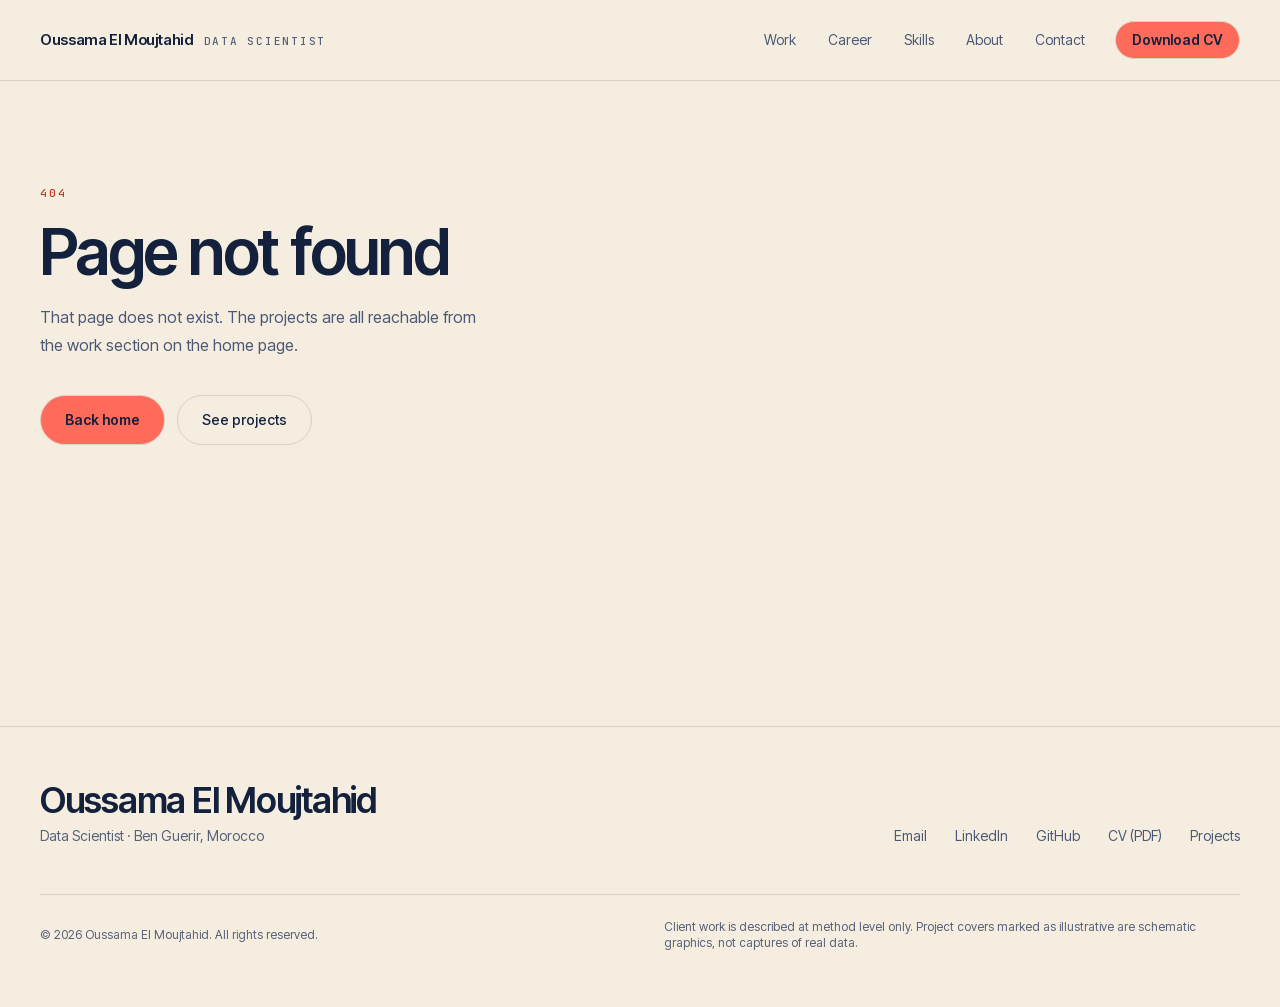
<file: 404/index.html>
<!DOCTYPE html><!--ZHJIyUnUTfwnxuco_ob3m--><html lang="en" class="__variable_727f1d __variable_ae301a __variable_4dc837"><head><meta charSet="utf-8"/><meta name="viewport" content="width=device-width, initial-scale=1"/><link rel="stylesheet" href="/_next/static/css/296efaaa642c0eaf.css" data-precedence="next"/><link rel="preload" as="script" fetchPriority="low" href="/_next/static/chunks/webpack-4057f44350c6282e.js"/><script src="/_next/static/chunks/4bd1b696-c023c6e3521b1417.js" async=""></script><script src="/_next/static/chunks/255-0e5ac6cd71b0e266.js" async=""></script><script src="/_next/static/chunks/main-app-26a39624944b7782.js" async=""></script><script src="/_next/static/chunks/619-ba102abea3e3d0e4.js" async=""></script><script src="/_next/static/chunks/app/layout-8b4e25a132548bba.js" async=""></script><script src="/_next/static/chunks/356-335c699cd4cf7b7b.js" async=""></script><script src="/_next/static/chunks/672-83006b50dac8e89c.js" async=""></script><script src="/_next/static/chunks/app/page-ae792659a6a0c051.js" async=""></script><meta name="robots" content="noindex"/><meta name="theme-color" content="#f4ede0"/><meta name="color-scheme" content="light"/><title>Oussama El Moujtahid — Data Scientist</title><meta name="description" content="Data Scientist working on geological AI from spectral signatures, real-time LiDAR and vision perception for mining vehicles, and generative AI for speech."/><meta name="author" content="Oussama El Moujtahid"/><meta name="keywords" content="Data Scientist,Machine Learning,Computer Vision,LiDAR,Hyperspectral,Generative AI,Morocco"/><meta name="creator" content="Oussama El Moujtahid"/><meta name="robots" content="index, follow"/><link rel="canonical" href="https://oussamaem1.github.io/"/><meta property="og:title" content="Oussama El Moujtahid — Data Scientist"/><meta property="og:description" content="Data Scientist working on geological AI from spectral signatures, real-time LiDAR and vision perception for mining vehicles, and generative AI for speech."/><meta property="og:url" content="https://oussamaem1.github.io/"/><meta property="og:site_name" content="Oussama El Moujtahid"/><meta property="og:locale" content="en"/><meta property="og:image" content="https://oussamaem1.github.io/og.png"/><meta property="og:image:width" content="1200"/><meta property="og:image:height" content="630"/><meta property="og:image:alt" content="Oussama El Moujtahid — Data Scientist"/><meta property="og:type" content="website"/><meta name="twitter:card" content="summary_large_image"/><meta name="twitter:title" content="Oussama El Moujtahid — Data Scientist"/><meta name="twitter:description" content="Data Scientist working on geological AI from spectral signatures, real-time LiDAR and vision perception for mining vehicles, and generative AI for speech."/><meta name="twitter:image" content="https://oussamaem1.github.io/og.png"/><noscript><style>.reveal{opacity:1 !important;transform:none !important}</style></noscript><script src="/_next/static/chunks/polyfills-42372ed130431b0a.js" noModule=""></script></head><body class="min-h-screen antialiased"><div hidden=""><!--$--><!--/$--></div><a href="#main" class="sr-only focus:not-sr-only focus:fixed focus:left-4 focus:top-4 focus:z-[100] focus:rounded-full focus:border focus:border-coral-ink focus:bg-coral focus:px-5 focus:py-2.5 focus:text-sm focus:font-semibold focus:text-navy">Skip to content</a><header class="fixed inset-x-0 top-0 z-50 transition-colors duration-500 border-b border-transparent"><div class="mx-auto flex h-16 max-w-[1320px] items-center justify-between px-[var(--page-gutter)] md:h-20"><a class="group flex items-baseline gap-2.5 rounded-sm" href="/"><span class="text-[0.9375rem] font-semibold tracking-tight text-navy">Oussama El Moujtahid</span><span class="label-mono hidden text-muted transition-colors group-hover:text-coral-ink sm:inline">Data Scientist</span></a><nav aria-label="Primary" class="hidden items-center gap-1 md:flex"><a class="rounded-full px-3.5 py-2 text-sm text-body transition-colors hover:text-navy" href="/#work">Work</a><a class="rounded-full px-3.5 py-2 text-sm text-body transition-colors hover:text-navy" href="/#career">Career</a><a class="rounded-full px-3.5 py-2 text-sm text-body transition-colors hover:text-navy" href="/#skills">Skills</a><a class="rounded-full px-3.5 py-2 text-sm text-body transition-colors hover:text-navy" href="/#about">About</a><a class="rounded-full px-3.5 py-2 text-sm text-body transition-colors hover:text-navy" href="/#contact">Contact</a><a href="/cv/Oussama-El-Moujtahid-CV.pdf" download="Oussama-El-Moujtahid-CV.pdf" class="ml-3 rounded-full border border-coral-ink bg-coral px-4 py-2 text-sm font-semibold text-navy transition-transform duration-300 hover:-translate-y-0.5">Download CV</a></nav><button type="button" aria-expanded="false" aria-controls="mobile-nav" class="-mr-2 inline-flex h-10 w-10 items-center justify-center rounded-full text-navy md:hidden"><span class="sr-only">Open menu</span><svg width="20" height="20" viewBox="0 0 20 20" aria-hidden="true"><path d="M3 6 H17 M3 14 H17" stroke="currentColor" stroke-width="1.6" stroke-linecap="round" fill="none"></path></svg></button></div></header><main id="main"><div class="mx-auto w-full max-w-[1320px] px-[var(--page-gutter)] flex min-h-[70vh] flex-col justify-center py-32"><p class="label-mono text-coral-ink">404</p><h1 class="display mt-5 text-[2.5rem] text-navy sm:text-[4rem]">Page not found</h1><p class="prose-body mt-5 max-w-md">That page does not exist. The projects are all reachable from the work section on the home page.</p><div class="mt-9 flex flex-wrap gap-3"><a class="rounded-full border border-coral-ink bg-coral px-6 py-3.5 text-sm font-semibold text-navy transition-transform duration-300 hover:-translate-y-0.5" href="/">Back home</a><a class="rounded-full border border-cream-500 px-6 py-3.5 text-sm font-medium text-navy transition-colors hover:border-navy-600" href="/#work">See projects</a></div></div><!--$--><!--/$--></main><footer class="hairline mt-24 bg-cream"><div class="mx-auto max-w-[1320px] px-[var(--page-gutter)] py-14"><div class="flex flex-col gap-10 md:flex-row md:items-end md:justify-between"><div><p class="display text-3xl text-navy md:text-4xl">Oussama El Moujtahid</p><p class="mt-2 text-sm text-muted">Data Scientist<!-- --> · <!-- -->Ben Guerir, Morocco</p></div><nav aria-label="Footer" class="flex flex-wrap gap-x-7 gap-y-3"><a href="mailto:oussama.elmoujtahid@emines.um6p.ma" class="text-sm text-body transition-colors hover:text-coral-ink">Email</a><a href="https://www.linkedin.com/in/oussama-elmoujtahid" target="_blank" rel="noopener noreferrer" aria-label="LinkedIn profile (opens in a new tab)" class="text-sm text-body transition-colors hover:text-coral-ink">LinkedIn</a><a href="https://github.com/Oussamaem1" target="_blank" rel="noopener noreferrer" aria-label="GitHub profile (opens in a new tab)" class="text-sm text-body transition-colors hover:text-coral-ink">GitHub</a><a href="/cv/Oussama-El-Moujtahid-CV.pdf" download="Oussama-El-Moujtahid-CV.pdf" class="text-sm text-body transition-colors hover:text-coral-ink">CV (PDF)</a><a class="text-sm text-body transition-colors hover:text-coral-ink" href="/#work">Projects</a></nav></div><div class="hairline mt-12 flex flex-col gap-3 pt-6 text-xs text-muted sm:flex-row sm:items-center sm:justify-between"><p>© <!-- -->2026<!-- --> <!-- -->Oussama El Moujtahid<!-- -->. All rights reserved.</p><p class="max-w-xl">Client work is described at method level only. Project covers marked as illustrative are schematic graphics, not captures of real data.</p></div></div></footer><script src="/_next/static/chunks/webpack-4057f44350c6282e.js" id="_R_" async=""></script><script>(self.__next_f=self.__next_f||[]).push([0])</script><script>self.__next_f.push([1,"1:\"$Sreact.fragment\"\n2:I[5727,[\"619\",\"static/chunks/619-ba102abea3e3d0e4.js\",\"177\",\"static/chunks/app/layout-8b4e25a132548bba.js\"],\"SiteHeader\"]\n3:I[9766,[],\"\"]\n4:I[8924,[],\"\"]\n5:I[2619,[\"619\",\"static/chunks/619-ba102abea3e3d0e4.js\",\"356\",\"static/chunks/356-335c699cd4cf7b7b.js\",\"672\",\"static/chunks/672-83006b50dac8e89c.js\",\"974\",\"static/chunks/app/page-ae792659a6a0c051.js\"],\"\"]\n9:I[7150,[],\"\"]\n:HL[\"/_next/static/css/296efaaa642c0eaf.css\",\"style\"]\n"])</script><script>self.__next_f.push([1,"0:{\"P\":null,\"b\":\"ZHJIyUnUTfwnxuco_ob3m\",\"p\":\"\",\"c\":[\"\",\"_not-found\",\"\"],\"i\":false,\"f\":[[[\"\",{\"children\":[\"/_not-found\",{\"children\":[\"__PAGE__\",{}]}]},\"$undefined\",\"$undefined\",true],[\"\",[\"$\",\"$1\",\"c\",{\"children\":[[[\"$\",\"link\",\"0\",{\"rel\":\"stylesheet\",\"href\":\"/_next/static/css/296efaaa642c0eaf.css\",\"precedence\":\"next\",\"crossOrigin\":\"$undefined\",\"nonce\":\"$undefined\"}]],[\"$\",\"html\",null,{\"lang\":\"en\",\"className\":\"__variable_727f1d __variable_ae301a __variable_4dc837\",\"children\":[[\"$\",\"head\",null,{\"children\":[\"$\",\"noscript\",null,{\"children\":[\"$\",\"style\",null,{\"children\":\".reveal{opacity:1 !important;transform:none !important}\"}]}]}],[\"$\",\"body\",null,{\"className\":\"min-h-screen antialiased\",\"children\":[[\"$\",\"a\",null,{\"href\":\"#main\",\"className\":\"sr-only focus:not-sr-only focus:fixed focus:left-4 focus:top-4 focus:z-[100] focus:rounded-full focus:border focus:border-coral-ink focus:bg-coral focus:px-5 focus:py-2.5 focus:text-sm focus:font-semibold focus:text-navy\",\"children\":\"Skip to content\"}],[\"$\",\"$L2\",null,{}],[\"$\",\"main\",null,{\"id\":\"main\",\"children\":[\"$\",\"$L3\",null,{\"parallelRouterKey\":\"children\",\"error\":\"$undefined\",\"errorStyles\":\"$undefined\",\"errorScripts\":\"$undefined\",\"template\":[\"$\",\"$L4\",null,{}],\"templateStyles\":\"$undefined\",\"templateScripts\":\"$undefined\",\"notFound\":[[\"$\",\"div\",null,{\"className\":\"mx-auto w-full max-w-[1320px] px-[var(--page-gutter)] flex min-h-[70vh] flex-col justify-center py-32\",\"children\":[[\"$\",\"p\",null,{\"className\":\"label-mono text-coral-ink\",\"children\":\"404\"}],[\"$\",\"h1\",null,{\"className\":\"display mt-5 text-[2.5rem] text-navy sm:text-[4rem]\",\"children\":\"Page not found\"}],[\"$\",\"p\",null,{\"className\":\"prose-body mt-5 max-w-md\",\"children\":\"That page does not exist. The projects are all reachable from the work section on the home page.\"}],[\"$\",\"div\",null,{\"className\":\"mt-9 flex flex-wrap gap-3\",\"children\":[[\"$\",\"$L5\",null,{\"href\":\"/\",\"className\":\"rounded-full border border-coral-ink bg-coral px-6 py-3.5 text-sm font-semibold text-navy transition-transform duration-300 hover:-translate-y-0.5\",\"children\":\"Back home\"}],[\"$\",\"$L5\",null,{\"href\":\"/#work\",\"className\":\"rounded-full border border-cream-500 px-6 py-3.5 text-sm font-medium text-navy transition-colors hover:border-navy-600\",\"children\":\"See projects\"}]]}]]}],[]],\"forbidden\":\"$undefined\",\"unauthorized\":\"$undefined\"}]}],[\"$\",\"footer\",null,{\"className\":\"hairline mt-24 bg-cream\",\"children\":[\"$\",\"div\",null,{\"className\":\"mx-auto max-w-[1320px] px-[var(--page-gutter)] py-14\",\"children\":[[\"$\",\"div\",null,{\"className\":\"flex flex-col gap-10 md:flex-row md:items-end md:justify-between\",\"children\":[[\"$\",\"div\",null,{\"children\":[[\"$\",\"p\",null,{\"className\":\"display text-3xl text-navy md:text-4xl\",\"children\":\"Oussama El Moujtahid\"}],[\"$\",\"p\",null,{\"className\":\"mt-2 text-sm text-muted\",\"children\":[\"Data Scientist\",\" · \",\"Ben Guerir, Morocco\"]}]]}],[\"$\",\"nav\",null,{\"aria-label\":\"Footer\",\"className\":\"flex flex-wrap gap-x-7 gap-y-3\",\"children\":[[\"$\",\"a\",null,{\"href\":\"mailto:oussama.elmoujtahid@emines.um6p.ma\",\"className\":\"text-sm text-body transition-colors hover:text-coral-ink\",\"children\":\"Email\"}],[\"$\",\"a\",null,{\"href\":\"https://www.linkedin.com/in/oussama-elmoujtahid\",\"target\":\"_blank\",\"rel\":\"noopener noreferrer\",\"aria-label\":\"LinkedIn profile (opens in a new tab)\",\"className\":\"text-sm text-body transition-colors hover:text-coral-ink\",\"children\":\"LinkedIn\"}],[\"$\",\"a\",null,{\"href\":\"https://github.com/Oussamaem1\",\"target\":\"_blank\",\"rel\":\"noopener noreferrer\",\"aria-label\":\"GitHub profile (opens in a new tab)\",\"className\":\"text-sm text-body transition-colors hover:text-coral-ink\",\"children\":\"GitHub\"}],[\"$\",\"a\",null,{\"href\":\"/cv/Oussama-El-Moujtahid-CV.pdf\",\"download\":\"Oussama-El-Moujtahid-CV.pdf\",\"className\":\"text-sm text-body transition-colors hover:text-coral-ink\",\"children\":\"CV (PDF)\"}],[\"$\",\"$L5\",null,{\"href\":\"/#work\",\"className\":\"text-sm text-body transition-colors hover:text-coral-ink\",\"children\":\"Projects\"}]]}]]}],[\"$\",\"div\",null,{\"className\":\"hairline mt-12 flex flex-col gap-3 pt-6 text-xs text-muted sm:flex-row sm:items-center sm:justify-between\",\"children\":[[\"$\",\"p\",null,{\"children\":[\"© \",2026,\" \",\"Oussama El Moujtahid\",\". All rights reserved.\"]}],[\"$\",\"p\",null,{\"className\":\"max-w-xl\",\"children\":\"Client work is described at method level only. Project covers marked as illustrative are schematic graphics, not captures of real data.\"}]]}]]}]}]]}]]}]]}],{\"children\":[\"/_not-found\",\"$L6\",{\"children\":[\"__PAGE__\",\"$L7\",{},null,false]},null,false]},null,false],\"$L8\",false]],\"m\":\"$undefined\",\"G\":[\"$9\",[]],\"s\":false,\"S\":true}\n"])</script><script>self.__next_f.push([1,"a:I[4431,[],\"OutletBoundary\"]\nc:I[5278,[],\"AsyncMetadataOutlet\"]\ne:I[4431,[],\"ViewportBoundary\"]\n10:I[4431,[],\"MetadataBoundary\"]\n11:\"$Sreact.suspense\"\n6:[\"$\",\"$1\",\"c\",{\"children\":[null,[\"$\",\"$L3\",null,{\"parallelRouterKey\":\"children\",\"error\":\"$undefined\",\"errorStyles\":\"$undefined\",\"errorScripts\":\"$undefined\",\"template\":[\"$\",\"$L4\",null,{}],\"templateStyles\":\"$undefined\",\"templateScripts\":\"$undefined\",\"notFound\":\"$undefined\",\"forbidden\":\"$undefined\",\"unauthorized\":\"$undefined\"}]]}]\n"])</script><script>self.__next_f.push([1,"7:[\"$\",\"$1\",\"c\",{\"children\":[[\"$\",\"div\",null,{\"className\":\"mx-auto w-full max-w-[1320px] px-[var(--page-gutter)] flex min-h-[70vh] flex-col justify-center py-32\",\"children\":[[\"$\",\"p\",null,{\"className\":\"label-mono text-coral-ink\",\"children\":\"404\"}],[\"$\",\"h1\",null,{\"className\":\"display mt-5 text-[2.5rem] text-navy sm:text-[4rem]\",\"children\":\"Page not found\"}],[\"$\",\"p\",null,{\"className\":\"prose-body mt-5 max-w-md\",\"children\":\"That page does not exist. The projects are all reachable from the work section on the home page.\"}],[\"$\",\"div\",null,{\"className\":\"mt-9 flex flex-wrap gap-3\",\"children\":[[\"$\",\"$L5\",null,{\"href\":\"/\",\"className\":\"rounded-full border border-coral-ink bg-coral px-6 py-3.5 text-sm font-semibold text-navy transition-transform duration-300 hover:-translate-y-0.5\",\"children\":\"Back home\"}],[\"$\",\"$L5\",null,{\"href\":\"/#work\",\"className\":\"rounded-full border border-cream-500 px-6 py-3.5 text-sm font-medium text-navy transition-colors hover:border-navy-600\",\"children\":\"See projects\"}]]}]]}],null,[\"$\",\"$La\",null,{\"children\":[\"$Lb\",[\"$\",\"$Lc\",null,{\"promise\":\"$@d\"}]]}]]}]\n"])</script><script>self.__next_f.push([1,"8:[\"$\",\"$1\",\"h\",{\"children\":[[\"$\",\"meta\",null,{\"name\":\"robots\",\"content\":\"noindex\"}],[[\"$\",\"$Le\",null,{\"children\":\"$Lf\"}],null],[\"$\",\"$L10\",null,{\"children\":[\"$\",\"div\",null,{\"hidden\":true,\"children\":[\"$\",\"$11\",null,{\"fallback\":null,\"children\":\"$L12\"}]}]}]]}]\n"])</script><script>self.__next_f.push([1,"f:[[\"$\",\"meta\",\"0\",{\"charSet\":\"utf-8\"}],[\"$\",\"meta\",\"1\",{\"name\":\"viewport\",\"content\":\"width=device-width, initial-scale=1\"}],[\"$\",\"meta\",\"2\",{\"name\":\"theme-color\",\"content\":\"#f4ede0\"}],[\"$\",\"meta\",\"3\",{\"name\":\"color-scheme\",\"content\":\"light\"}]]\nb:null\n"])</script><script>self.__next_f.push([1,"d:{\"metadata\":[[\"$\",\"title\",\"0\",{\"children\":\"Oussama El Moujtahid — Data Scientist\"}],[\"$\",\"meta\",\"1\",{\"name\":\"description\",\"content\":\"Data Scientist working on geological AI from spectral signatures, real-time LiDAR and vision perception for mining vehicles, and generative AI for speech.\"}],[\"$\",\"meta\",\"2\",{\"name\":\"author\",\"content\":\"Oussama El Moujtahid\"}],[\"$\",\"meta\",\"3\",{\"name\":\"keywords\",\"content\":\"Data Scientist,Machine Learning,Computer Vision,LiDAR,Hyperspectral,Generative AI,Morocco\"}],[\"$\",\"meta\",\"4\",{\"name\":\"creator\",\"content\":\"Oussama El Moujtahid\"}],[\"$\",\"meta\",\"5\",{\"name\":\"robots\",\"content\":\"index, follow\"}],[\"$\",\"link\",\"6\",{\"rel\":\"canonical\",\"href\":\"https://oussamaem1.github.io/\"}],[\"$\",\"meta\",\"7\",{\"property\":\"og:title\",\"content\":\"Oussama El Moujtahid — Data Scientist\"}],[\"$\",\"meta\",\"8\",{\"property\":\"og:description\",\"content\":\"Data Scientist working on geological AI from spectral signatures, real-time LiDAR and vision perception for mining vehicles, and generative AI for speech.\"}],[\"$\",\"meta\",\"9\",{\"property\":\"og:url\",\"content\":\"https://oussamaem1.github.io/\"}],[\"$\",\"meta\",\"10\",{\"property\":\"og:site_name\",\"content\":\"Oussama El Moujtahid\"}],[\"$\",\"meta\",\"11\",{\"property\":\"og:locale\",\"content\":\"en\"}],[\"$\",\"meta\",\"12\",{\"property\":\"og:image\",\"content\":\"https://oussamaem1.github.io/og.png\"}],[\"$\",\"meta\",\"13\",{\"property\":\"og:image:width\",\"content\":\"1200\"}],[\"$\",\"meta\",\"14\",{\"property\":\"og:image:height\",\"content\":\"630\"}],[\"$\",\"meta\",\"15\",{\"property\":\"og:image:alt\",\"content\":\"Oussama El Moujtahid — Data Scientist\"}],[\"$\",\"meta\",\"16\",{\"property\":\"og:type\",\"content\":\"website\"}],[\"$\",\"meta\",\"17\",{\"name\":\"twitter:card\",\"content\":\"summary_large_image\"}],[\"$\",\"meta\",\"18\",{\"name\":\"twitter:title\",\"content\":\"Oussama El Moujtahid — Data Scientist\"}],[\"$\",\"meta\",\"19\",{\"name\":\"twitter:description\",\"content\":\"Data Scientist working on geological AI from spectral signatures, real-time LiDAR and vision perception for mining vehicles, and generative AI for speech.\"}],[\"$\",\"meta\",\"20\",{\"name\":\"twitter:image\",\"content\":\"https://oussamaem1.github.io/og.png\"}]],\"error\":null,\"digest\":\"$undefined\"}\n"])</script><script>self.__next_f.push([1,"12:\"$d:metadata\"\n"])</script></body></html>
</file>
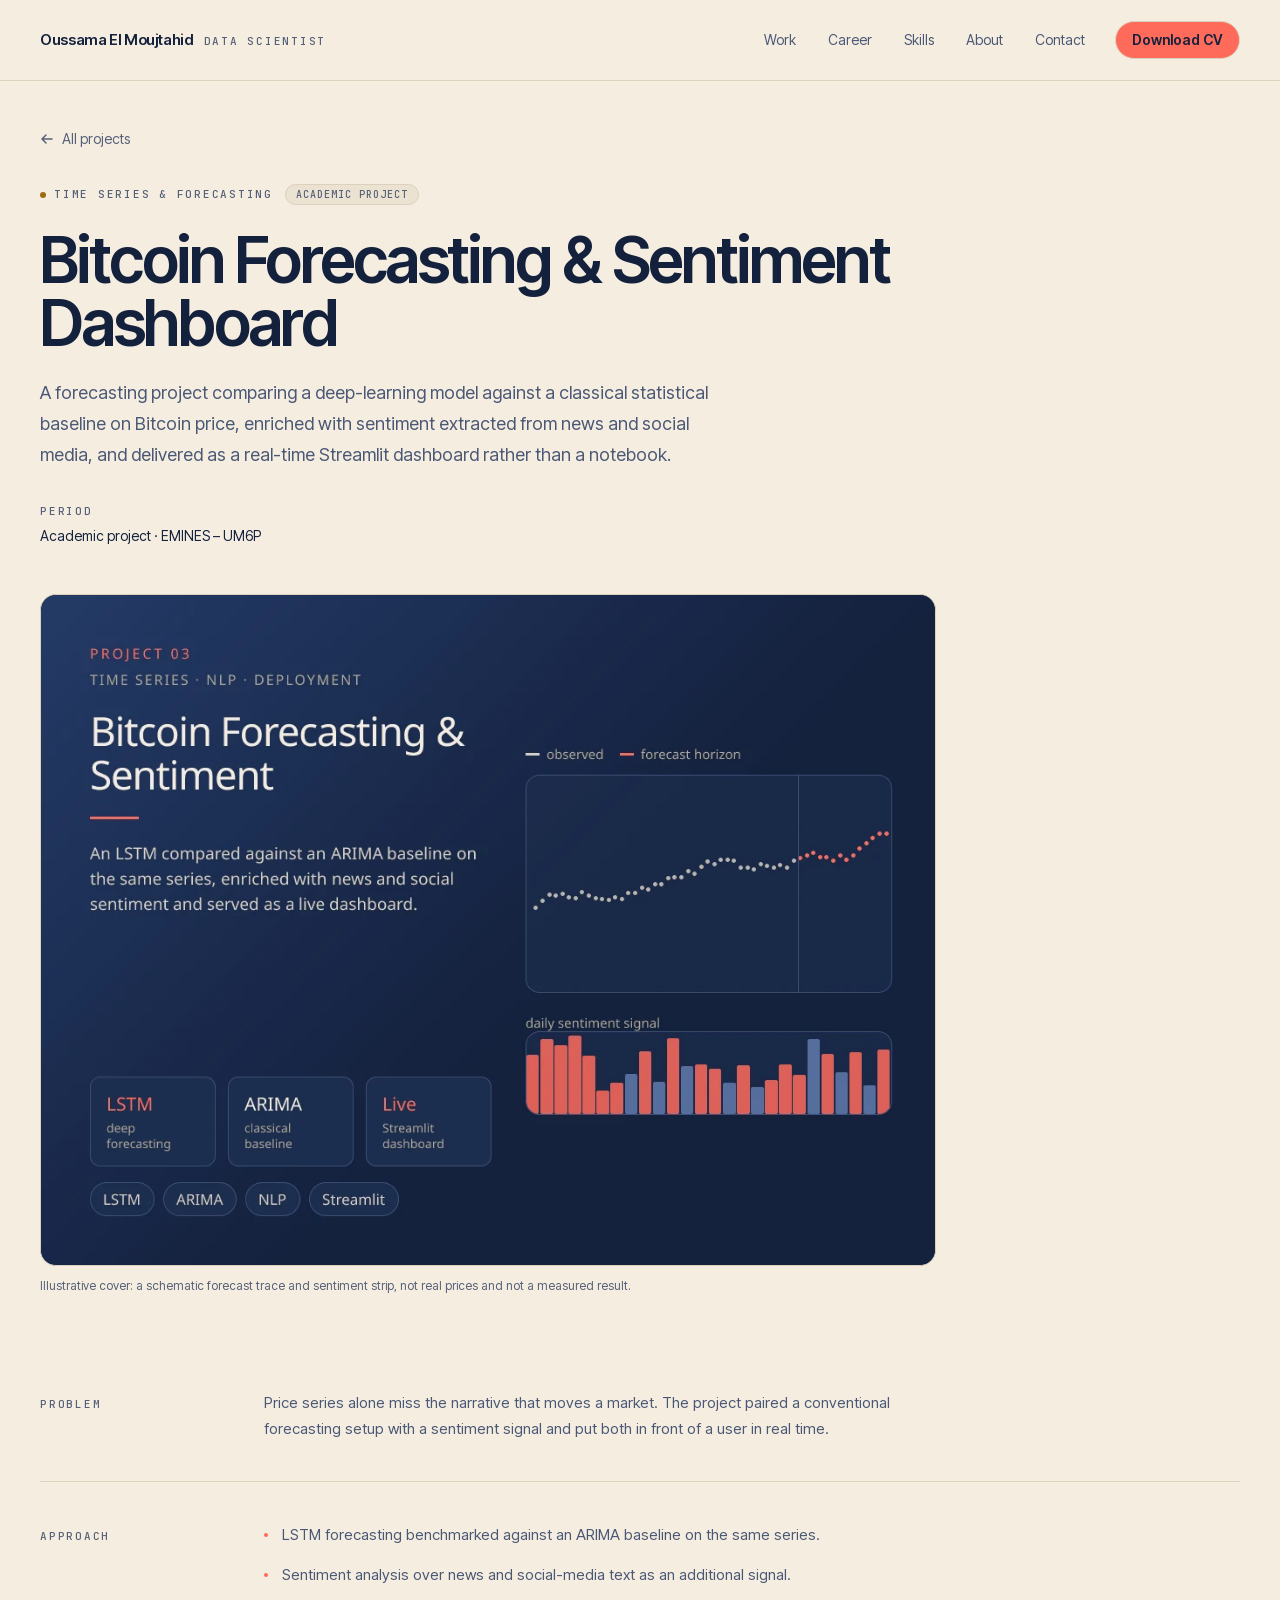
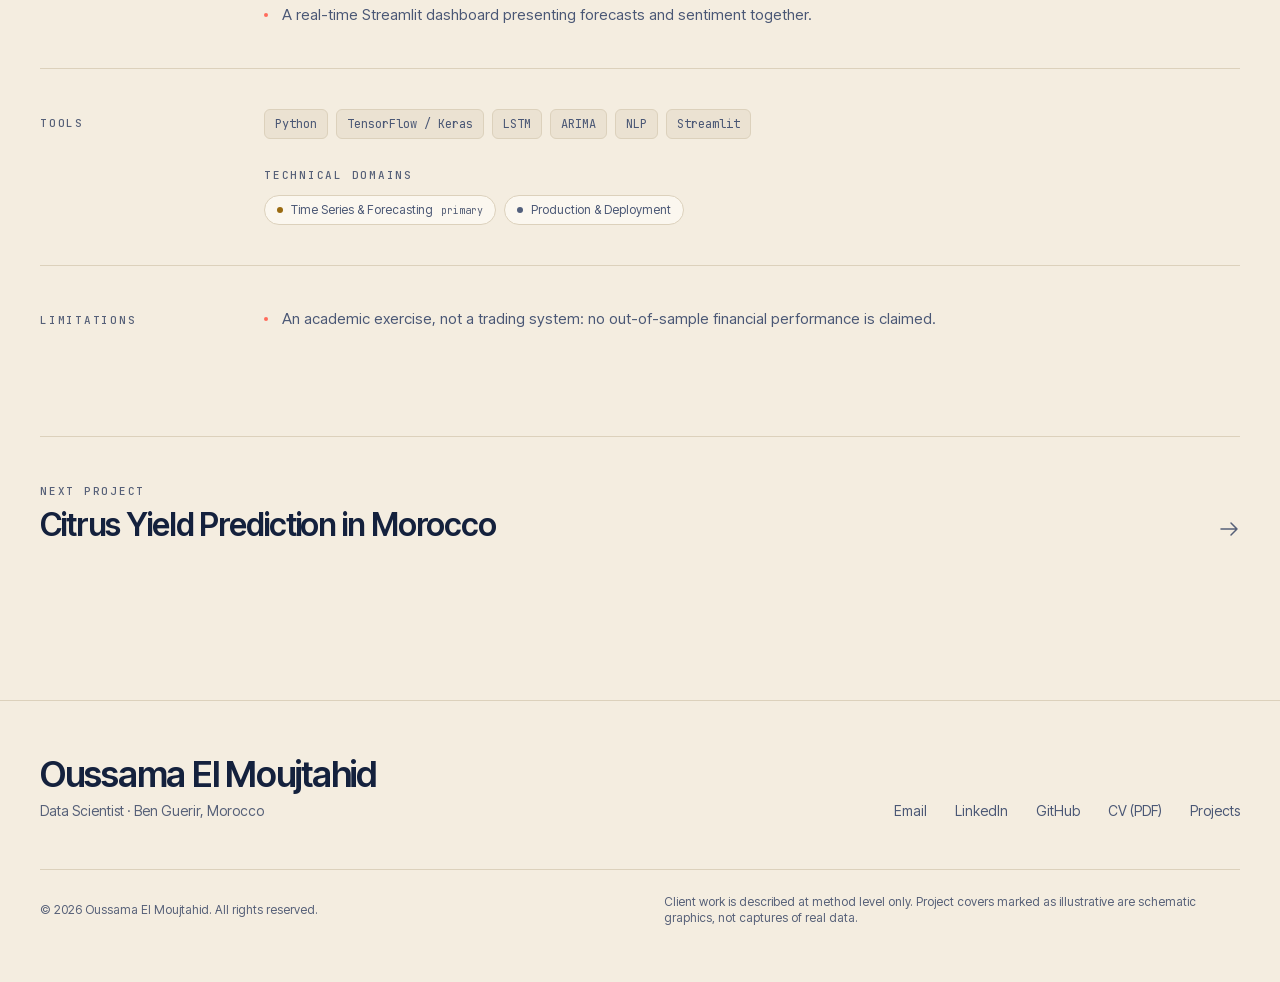
<file: projects/bitcoin-forecasting/index.html>
<!DOCTYPE html><!--ZHJIyUnUTfwnxuco_ob3m--><html lang="en" class="__variable_727f1d __variable_ae301a __variable_4dc837"><head><meta charSet="utf-8"/><meta name="viewport" content="width=device-width, initial-scale=1"/><link rel="preload" as="image" href="/projects/bitcoin-forecasting.webp"/><link rel="stylesheet" href="/_next/static/css/296efaaa642c0eaf.css" data-precedence="next"/><link rel="preload" as="script" fetchPriority="low" href="/_next/static/chunks/webpack-4057f44350c6282e.js"/><script src="/_next/static/chunks/4bd1b696-c023c6e3521b1417.js" async=""></script><script src="/_next/static/chunks/255-0e5ac6cd71b0e266.js" async=""></script><script src="/_next/static/chunks/main-app-26a39624944b7782.js" async=""></script><script src="/_next/static/chunks/619-ba102abea3e3d0e4.js" async=""></script><script src="/_next/static/chunks/app/layout-8b4e25a132548bba.js" async=""></script><script src="/_next/static/chunks/356-335c699cd4cf7b7b.js" async=""></script><script src="/_next/static/chunks/app/projects/%5Bslug%5D/page-f7b5abf701be7430.js" async=""></script><meta name="theme-color" content="#f4ede0"/><meta name="color-scheme" content="light"/><title>Bitcoin Forecasting &amp; Sentiment Dashboard — Oussama El Moujtahid</title><meta name="description" content="LSTM and ARIMA forecasting combined with news and social sentiment, served through a live Streamlit dashboard."/><meta name="author" content="Oussama El Moujtahid"/><meta name="keywords" content="Data Scientist,Machine Learning,Computer Vision,LiDAR,Hyperspectral,Generative AI,Morocco"/><meta name="creator" content="Oussama El Moujtahid"/><meta name="robots" content="index, follow"/><link rel="canonical" href="https://oussamaem1.github.io/projects/bitcoin-forecasting/"/><meta property="og:title" content="Bitcoin Forecasting &amp; Sentiment Dashboard"/><meta property="og:description" content="LSTM and ARIMA forecasting combined with news and social sentiment, served through a live Streamlit dashboard."/><meta property="og:url" content="https://oussamaem1.github.io/projects/bitcoin-forecasting/"/><meta property="og:image" content="https://oussamaem1.github.io/projects/bitcoin-forecasting.webp"/><meta property="og:image:alt" content="Bitcoin Forecasting &amp; Sentiment Dashboard — cover"/><meta property="og:type" content="article"/><meta name="twitter:card" content="summary_large_image"/><meta name="twitter:title" content="Bitcoin Forecasting &amp; Sentiment Dashboard"/><meta name="twitter:description" content="LSTM and ARIMA forecasting combined with news and social sentiment, served through a live Streamlit dashboard."/><meta name="twitter:image" content="https://oussamaem1.github.io/projects/bitcoin-forecasting.webp"/><noscript><style>.reveal{opacity:1 !important;transform:none !important}</style></noscript><script src="/_next/static/chunks/polyfills-42372ed130431b0a.js" noModule=""></script></head><body class="min-h-screen antialiased"><div hidden=""><!--$--><!--/$--></div><a href="#main" class="sr-only focus:not-sr-only focus:fixed focus:left-4 focus:top-4 focus:z-[100] focus:rounded-full focus:border focus:border-coral-ink focus:bg-coral focus:px-5 focus:py-2.5 focus:text-sm focus:font-semibold focus:text-navy">Skip to content</a><header class="fixed inset-x-0 top-0 z-50 transition-colors duration-500 border-b border-transparent"><div class="mx-auto flex h-16 max-w-[1320px] items-center justify-between px-[var(--page-gutter)] md:h-20"><a class="group flex items-baseline gap-2.5 rounded-sm" href="/"><span class="text-[0.9375rem] font-semibold tracking-tight text-navy">Oussama El Moujtahid</span><span class="label-mono hidden text-muted transition-colors group-hover:text-coral-ink sm:inline">Data Scientist</span></a><nav aria-label="Primary" class="hidden items-center gap-1 md:flex"><a class="rounded-full px-3.5 py-2 text-sm text-body transition-colors hover:text-navy" href="/#work">Work</a><a class="rounded-full px-3.5 py-2 text-sm text-body transition-colors hover:text-navy" href="/#career">Career</a><a class="rounded-full px-3.5 py-2 text-sm text-body transition-colors hover:text-navy" href="/#skills">Skills</a><a class="rounded-full px-3.5 py-2 text-sm text-body transition-colors hover:text-navy" href="/#about">About</a><a class="rounded-full px-3.5 py-2 text-sm text-body transition-colors hover:text-navy" href="/#contact">Contact</a><a href="/cv/Oussama-El-Moujtahid-CV.pdf" download="Oussama-El-Moujtahid-CV.pdf" class="ml-3 rounded-full border border-coral-ink bg-coral px-4 py-2 text-sm font-semibold text-navy transition-transform duration-300 hover:-translate-y-0.5">Download CV</a></nav><button type="button" aria-expanded="false" aria-controls="mobile-nav" class="-mr-2 inline-flex h-10 w-10 items-center justify-center rounded-full text-navy md:hidden"><span class="sr-only">Open menu</span><svg width="20" height="20" viewBox="0 0 20 20" aria-hidden="true"><path d="M3 6 H17 M3 14 H17" stroke="currentColor" stroke-width="1.6" stroke-linecap="round" fill="none"></path></svg></button></div></header><main id="main"><article class="pb-16 pt-28 md:pt-32"><div class="mx-auto w-full max-w-[1320px] px-[var(--page-gutter)] "><a class="group inline-flex items-center gap-2 text-sm text-muted transition-colors hover:text-coral-ink" href="/#work"><svg width="14" height="14" viewBox="0 0 14 14" fill="none" aria-hidden="true" class="transition-transform duration-300 group-hover:-translate-x-1"><path d="M12 7H2m4-4L2 7l4 4" stroke="currentColor" stroke-width="1.5" stroke-linecap="round" stroke-linejoin="round"></path></svg>All projects</a><header class="mt-8 max-w-4xl"><div class="flex flex-wrap items-center gap-x-3 gap-y-2"><span class="flex items-center gap-2"><span class="h-1.5 w-1.5 rounded-full" style="background-color:#9A6B12" aria-hidden="true"></span><span class="label-mono text-muted">Time Series &amp; Forecasting</span></span><span class="inline-flex items-center rounded-full border px-2.5 py-0.5 font-mono text-[0.625rem] font-medium uppercase tracking-[0.1em] border-cream-400 bg-cream-200 text-muted ">Academic project</span></div><h1 class="display mt-6 text-[2.25rem] text-navy sm:text-[3.25rem] lg:text-[4rem]">Bitcoin Forecasting &amp; Sentiment Dashboard</h1><p class="prose-body mt-6 max-w-2xl text-lg">A forecasting project comparing a deep-learning model against a classical statistical baseline on Bitcoin price, enriched with sentiment extracted from news and social media, and delivered as a real-time Streamlit dashboard rather than a notebook.</p><dl class="mt-8 flex flex-wrap gap-x-10 gap-y-4"><div><dt class="label-mono text-muted">Period</dt><dd class="mt-1.5 text-sm text-navy">Academic project · EMINES – UM6P</dd></div></dl></header><figure class="mt-12 max-w-4xl"><div class="relative aspect-[4/3] w-full overflow-hidden rounded-2xl border border-cream-300 bg-navy"><img alt="Illustrative cover for Bitcoin Forecasting &amp; Sentiment Dashboard" decoding="async" data-nimg="fill" class="object-cover transition-transform duration-[900ms] ease-[cubic-bezier(0.16,1,0.3,1)] group-hover:scale-[1.035]" style="position:absolute;height:100%;width:100%;left:0;top:0;right:0;bottom:0;color:transparent" src="/projects/bitcoin-forecasting.webp"/></div><figcaption class="mt-3 text-xs text-muted">Illustrative cover: a schematic forecast trace and sentiment strip, not real prices and not a measured result.</figcaption></figure><div class="mt-14"><section class="reveal border-t border-cream-300 py-10 first:border-t-0" data-visible="false" style="--reveal-delay:0ms"><div class="grid grid-cols-1 gap-x-12 gap-y-4 md:grid-cols-[11rem_1fr]"><h2 class="label-mono pt-1.5 text-muted">Problem</h2><div class="max-w-2xl"><p class="prose-body text-[0.9375rem]">Price series alone miss the narrative that moves a market. The project paired a conventional forecasting setup with a sentiment signal and put both in front of a user in real time.</p></div></div></section><section class="reveal border-t border-cream-300 py-10 first:border-t-0" data-visible="false" style="--reveal-delay:0ms"><div class="grid grid-cols-1 gap-x-12 gap-y-4 md:grid-cols-[11rem_1fr]"><h2 class="label-mono pt-1.5 text-muted">Approach</h2><div class="max-w-2xl"><ul class="space-y-3.5"><li class="flex gap-3.5"><span class="mt-[0.6875rem] h-1 w-1 shrink-0 rounded-full bg-coral" aria-hidden="true"></span><span class="prose-body text-[0.9375rem]">LSTM forecasting benchmarked against an ARIMA baseline on the same series.</span></li><li class="flex gap-3.5"><span class="mt-[0.6875rem] h-1 w-1 shrink-0 rounded-full bg-coral" aria-hidden="true"></span><span class="prose-body text-[0.9375rem]">Sentiment analysis over news and social-media text as an additional signal.</span></li><li class="flex gap-3.5"><span class="mt-[0.6875rem] h-1 w-1 shrink-0 rounded-full bg-coral" aria-hidden="true"></span><span class="prose-body text-[0.9375rem]">A real-time Streamlit dashboard presenting forecasts and sentiment together.</span></li></ul></div></div></section><section class="reveal border-t border-cream-300 py-10 first:border-t-0" data-visible="false" style="--reveal-delay:0ms"><div class="grid grid-cols-1 gap-x-12 gap-y-4 md:grid-cols-[11rem_1fr]"><h2 class="label-mono pt-1.5 text-muted">Tools</h2><div class="max-w-2xl"><ul class="flex flex-wrap gap-2"><li class="rounded-md border border-cream-400 bg-cream-200 px-2.5 py-1.5 font-mono text-xs text-body">Python</li><li class="rounded-md border border-cream-400 bg-cream-200 px-2.5 py-1.5 font-mono text-xs text-body">TensorFlow / Keras</li><li class="rounded-md border border-cream-400 bg-cream-200 px-2.5 py-1.5 font-mono text-xs text-body">LSTM</li><li class="rounded-md border border-cream-400 bg-cream-200 px-2.5 py-1.5 font-mono text-xs text-body">ARIMA</li><li class="rounded-md border border-cream-400 bg-cream-200 px-2.5 py-1.5 font-mono text-xs text-body">NLP</li><li class="rounded-md border border-cream-400 bg-cream-200 px-2.5 py-1.5 font-mono text-xs text-body">Streamlit</li></ul><div class="mt-7"><p class="label-mono text-muted">Technical domains</p><div class="mt-3 flex flex-wrap gap-2"><span class="inline-flex items-center gap-2 rounded-full border border-cream-400 bg-cream-50 px-3 py-1.5 text-xs text-body"><span class="h-1.5 w-1.5 rounded-full" style="background-color:#9A6B12" aria-hidden="true"></span>Time Series &amp; Forecasting<span class="font-mono text-[0.625rem] text-muted">primary</span></span><span class="inline-flex items-center gap-2 rounded-full border border-cream-400 bg-cream-50 px-3 py-1.5 text-xs text-body"><span class="h-1.5 w-1.5 rounded-full" style="background-color:#52607D" aria-hidden="true"></span>Production &amp; Deployment</span></div></div></div></div></section><section class="reveal border-t border-cream-300 py-10 first:border-t-0" data-visible="false" style="--reveal-delay:0ms"><div class="grid grid-cols-1 gap-x-12 gap-y-4 md:grid-cols-[11rem_1fr]"><h2 class="label-mono pt-1.5 text-muted">Limitations</h2><div class="max-w-2xl"><ul class="space-y-3.5"><li class="flex gap-3.5"><span class="mt-[0.6875rem] h-1 w-1 shrink-0 rounded-full bg-coral" aria-hidden="true"></span><span class="prose-body text-[0.9375rem]">An academic exercise, not a trading system: no out-of-sample financial performance is claimed.</span></li></ul></div></div></section></div><div class="reveal " data-visible="false" style="--reveal-delay:0ms"><nav aria-label="Project navigation" class="mt-16 border-t border-cream-300 pt-10"><a class="group flex flex-col gap-3 sm:flex-row sm:items-end sm:justify-between" href="/projects/citrus-yield-morocco/"><span><span class="label-mono text-muted">Next project</span><span class="display mt-2 block text-2xl text-navy transition-colors group-hover:text-coral-ink md:text-[2rem]">Citrus Yield Prediction in Morocco</span></span><svg width="22" height="22" viewBox="0 0 22 22" fill="none" aria-hidden="true" class="shrink-0 text-muted transition-all duration-500 ease-[cubic-bezier(0.16,1,0.3,1)] group-hover:translate-x-1.5 group-hover:text-coral-ink"><path d="M3 11h16m-6-6 6 6-6 6" stroke="currentColor" stroke-width="1.5" stroke-linecap="round" stroke-linejoin="round"></path></svg></a></nav></div></div></article><!--$--><!--/$--></main><footer class="hairline mt-24 bg-cream"><div class="mx-auto max-w-[1320px] px-[var(--page-gutter)] py-14"><div class="flex flex-col gap-10 md:flex-row md:items-end md:justify-between"><div><p class="display text-3xl text-navy md:text-4xl">Oussama El Moujtahid</p><p class="mt-2 text-sm text-muted">Data Scientist<!-- --> · <!-- -->Ben Guerir, Morocco</p></div><nav aria-label="Footer" class="flex flex-wrap gap-x-7 gap-y-3"><a href="mailto:oussama.elmoujtahid@emines.um6p.ma" class="text-sm text-body transition-colors hover:text-coral-ink">Email</a><a href="https://www.linkedin.com/in/oussama-elmoujtahid" target="_blank" rel="noopener noreferrer" aria-label="LinkedIn profile (opens in a new tab)" class="text-sm text-body transition-colors hover:text-coral-ink">LinkedIn</a><a href="https://github.com/Oussamaem1" target="_blank" rel="noopener noreferrer" aria-label="GitHub profile (opens in a new tab)" class="text-sm text-body transition-colors hover:text-coral-ink">GitHub</a><a href="/cv/Oussama-El-Moujtahid-CV.pdf" download="Oussama-El-Moujtahid-CV.pdf" class="text-sm text-body transition-colors hover:text-coral-ink">CV (PDF)</a><a class="text-sm text-body transition-colors hover:text-coral-ink" href="/#work">Projects</a></nav></div><div class="hairline mt-12 flex flex-col gap-3 pt-6 text-xs text-muted sm:flex-row sm:items-center sm:justify-between"><p>© <!-- -->2026<!-- --> <!-- -->Oussama El Moujtahid<!-- -->. All rights reserved.</p><p class="max-w-xl">Client work is described at method level only. Project covers marked as illustrative are schematic graphics, not captures of real data.</p></div></div></footer><script src="/_next/static/chunks/webpack-4057f44350c6282e.js" id="_R_" async=""></script><script>(self.__next_f=self.__next_f||[]).push([0])</script><script>self.__next_f.push([1,"1:\"$Sreact.fragment\"\n2:I[5727,[\"619\",\"static/chunks/619-ba102abea3e3d0e4.js\",\"177\",\"static/chunks/app/layout-8b4e25a132548bba.js\"],\"SiteHeader\"]\n3:I[9766,[],\"\"]\n4:I[8924,[],\"\"]\n5:I[2619,[\"619\",\"static/chunks/619-ba102abea3e3d0e4.js\",\"356\",\"static/chunks/356-335c699cd4cf7b7b.js\",\"419\",\"static/chunks/app/projects/%5Bslug%5D/page-f7b5abf701be7430.js\"],\"\"]\na:I[7150,[],\"\"]\n:HL[\"/_next/static/css/296efaaa642c0eaf.css\",\"style\"]\n"])</script><script>self.__next_f.push([1,"0:{\"P\":null,\"b\":\"ZHJIyUnUTfwnxuco_ob3m\",\"p\":\"\",\"c\":[\"\",\"projects\",\"bitcoin-forecasting\",\"\"],\"i\":false,\"f\":[[[\"\",{\"children\":[\"projects\",{\"children\":[[\"slug\",\"bitcoin-forecasting\",\"d\"],{\"children\":[\"__PAGE__\",{}]}]}]},\"$undefined\",\"$undefined\",true],[\"\",[\"$\",\"$1\",\"c\",{\"children\":[[[\"$\",\"link\",\"0\",{\"rel\":\"stylesheet\",\"href\":\"/_next/static/css/296efaaa642c0eaf.css\",\"precedence\":\"next\",\"crossOrigin\":\"$undefined\",\"nonce\":\"$undefined\"}]],[\"$\",\"html\",null,{\"lang\":\"en\",\"className\":\"__variable_727f1d __variable_ae301a __variable_4dc837\",\"children\":[[\"$\",\"head\",null,{\"children\":[\"$\",\"noscript\",null,{\"children\":[\"$\",\"style\",null,{\"children\":\".reveal{opacity:1 !important;transform:none !important}\"}]}]}],[\"$\",\"body\",null,{\"className\":\"min-h-screen antialiased\",\"children\":[[\"$\",\"a\",null,{\"href\":\"#main\",\"className\":\"sr-only focus:not-sr-only focus:fixed focus:left-4 focus:top-4 focus:z-[100] focus:rounded-full focus:border focus:border-coral-ink focus:bg-coral focus:px-5 focus:py-2.5 focus:text-sm focus:font-semibold focus:text-navy\",\"children\":\"Skip to content\"}],[\"$\",\"$L2\",null,{}],[\"$\",\"main\",null,{\"id\":\"main\",\"children\":[\"$\",\"$L3\",null,{\"parallelRouterKey\":\"children\",\"error\":\"$undefined\",\"errorStyles\":\"$undefined\",\"errorScripts\":\"$undefined\",\"template\":[\"$\",\"$L4\",null,{}],\"templateStyles\":\"$undefined\",\"templateScripts\":\"$undefined\",\"notFound\":[[\"$\",\"div\",null,{\"className\":\"mx-auto w-full max-w-[1320px] px-[var(--page-gutter)] flex min-h-[70vh] flex-col justify-center py-32\",\"children\":[[\"$\",\"p\",null,{\"className\":\"label-mono text-coral-ink\",\"children\":\"404\"}],[\"$\",\"h1\",null,{\"className\":\"display mt-5 text-[2.5rem] text-navy sm:text-[4rem]\",\"children\":\"Page not found\"}],[\"$\",\"p\",null,{\"className\":\"prose-body mt-5 max-w-md\",\"children\":\"That page does not exist. The projects are all reachable from the work section on the home page.\"}],[\"$\",\"div\",null,{\"className\":\"mt-9 flex flex-wrap gap-3\",\"children\":[[\"$\",\"$L5\",null,{\"href\":\"/\",\"className\":\"rounded-full border border-coral-ink bg-coral px-6 py-3.5 text-sm font-semibold text-navy transition-transform duration-300 hover:-translate-y-0.5\",\"children\":\"Back home\"}],[\"$\",\"$L5\",null,{\"href\":\"/#work\",\"className\":\"rounded-full border border-cream-500 px-6 py-3.5 text-sm font-medium text-navy transition-colors hover:border-navy-600\",\"children\":\"See projects\"}]]}]]}],[]],\"forbidden\":\"$undefined\",\"unauthorized\":\"$undefined\"}]}],[\"$\",\"footer\",null,{\"className\":\"hairline mt-24 bg-cream\",\"children\":[\"$\",\"div\",null,{\"className\":\"mx-auto max-w-[1320px] px-[var(--page-gutter)] py-14\",\"children\":[[\"$\",\"div\",null,{\"className\":\"flex flex-col gap-10 md:flex-row md:items-end md:justify-between\",\"children\":[[\"$\",\"div\",null,{\"children\":[[\"$\",\"p\",null,{\"className\":\"display text-3xl text-navy md:text-4xl\",\"children\":\"Oussama El Moujtahid\"}],[\"$\",\"p\",null,{\"className\":\"mt-2 text-sm text-muted\",\"children\":[\"Data Scientist\",\" · \",\"Ben Guerir, Morocco\"]}]]}],[\"$\",\"nav\",null,{\"aria-label\":\"Footer\",\"className\":\"flex flex-wrap gap-x-7 gap-y-3\",\"children\":[[\"$\",\"a\",null,{\"href\":\"mailto:oussama.elmoujtahid@emines.um6p.ma\",\"className\":\"text-sm text-body transition-colors hover:text-coral-ink\",\"children\":\"Email\"}],[\"$\",\"a\",null,{\"href\":\"https://www.linkedin.com/in/oussama-elmoujtahid\",\"target\":\"_blank\",\"rel\":\"noopener noreferrer\",\"aria-label\":\"LinkedIn profile (opens in a new tab)\",\"className\":\"text-sm text-body transition-colors hover:text-coral-ink\",\"children\":\"LinkedIn\"}],[\"$\",\"a\",null,{\"href\":\"https://github.com/Oussamaem1\",\"target\":\"_blank\",\"rel\":\"noopener noreferrer\",\"aria-label\":\"GitHub profile (opens in a new tab)\",\"className\":\"text-sm text-body transition-colors hover:text-coral-ink\",\"children\":\"GitHub\"}],[\"$\",\"a\",null,{\"href\":\"/cv/Oussama-El-Moujtahid-CV.pdf\",\"download\":\"Oussama-El-Moujtahid-CV.pdf\",\"className\":\"text-sm text-body transition-colors hover:text-coral-ink\",\"children\":\"CV (PDF)\"}],[\"$\",\"$L5\",null,{\"href\":\"/#work\",\"className\":\"text-sm text-body transition-colors hover:text-coral-ink\",\"children\":\"Projects\"}]]}]]}],[\"$\",\"div\",null,{\"className\":\"hairline mt-12 flex flex-col gap-3 pt-6 text-xs text-muted sm:flex-row sm:items-center sm:justify-between\",\"children\":[[\"$\",\"p\",null,{\"children\":[\"© \",2026,\" \",\"Oussama El Moujtahid\",\". All rights reserved.\"]}],[\"$\",\"p\",null,{\"className\":\"max-w-xl\",\"children\":\"Client work is described at method level only. Project covers marked as illustrative are schematic graphics, not captures of real data.\"}]]}]]}]}]]}]]}]]}],{\"children\":[\"projects\",\"$L6\",{\"children\":[[\"slug\",\"bitcoin-forecasting\",\"d\"],\"$L7\",{\"children\":[\"__PAGE__\",\"$L8\",{},null,false]},null,false]},null,false]},null,false],\"$L9\",false]],\"m\":\"$undefined\",\"G\":[\"$a\",[]],\"s\":false,\"S\":true}\n"])</script><script>self.__next_f.push([1,"c:I[4431,[],\"OutletBoundary\"]\ne:I[5278,[],\"AsyncMetadataOutlet\"]\n10:I[4431,[],\"ViewportBoundary\"]\n12:I[4431,[],\"MetadataBoundary\"]\n13:\"$Sreact.suspense\"\n6:[\"$\",\"$1\",\"c\",{\"children\":[null,[\"$\",\"$L3\",null,{\"parallelRouterKey\":\"children\",\"error\":\"$undefined\",\"errorStyles\":\"$undefined\",\"errorScripts\":\"$undefined\",\"template\":[\"$\",\"$L4\",null,{}],\"templateStyles\":\"$undefined\",\"templateScripts\":\"$undefined\",\"notFound\":\"$undefined\",\"forbidden\":\"$undefined\",\"unauthorized\":\"$undefined\"}]]}]\n7:[\"$\",\"$1\",\"c\",{\"children\":[null,[\"$\",\"$L3\",null,{\"parallelRouterKey\":\"children\",\"error\":\"$undefined\",\"errorStyles\":\"$undefined\",\"errorScripts\":\"$undefined\",\"template\":[\"$\",\"$L4\",null,{}],\"templateStyles\":\"$undefined\",\"templateScripts\":\"$undefined\",\"notFound\":\"$undefined\",\"forbidden\":\"$undefined\",\"unauthorized\":\"$undefined\"}]]}]\n8:[\"$\",\"$1\",\"c\",{\"children\":[\"$Lb\",null,[\"$\",\"$Lc\",null,{\"children\":[\"$Ld\",[\"$\",\"$Le\",null,{\"promise\":\"$@f\"}]]}]]}]\n9:[\"$\",\"$1\",\"h\",{\"children\":[null,[[\"$\",\"$L10\",null,{\"children\":\"$L11\"}],null],[\"$\",\"$L12\",null,{\"children\":[\"$\",\"div\",null,{\"hidden\":true,\"children\":[\"$\",\"$13\",null,{\"fallback\":null,\"children\":\"$L14\"}]}]}]]}]\n"])</script><script>self.__next_f.push([1,"15:I[1356,[\"619\",\"static/chunks/619-ba102abea3e3d0e4.js\",\"356\",\"static/chunks/356-335c699cd4cf7b7b.js\",\"419\",\"static/chunks/app/projects/%5Bslug%5D/page-f7b5abf701be7430.js\"],\"Image\"]\n16:I[4085,[\"619\",\"static/chunks/619-ba102abea3e3d0e4.js\",\"356\",\"static/chunks/356-335c699cd4cf7b7b.js\",\"419\",\"static/chunks/app/projects/%5Bslug%5D/page-f7b5abf701be7430.js\"],\"Reveal\"]\n"])</script><script>self.__next_f.push([1,"b:[\"$\",\"article\",null,{\"className\":\"pb-16 pt-28 md:pt-32\",\"children\":[\"$\",\"div\",null,{\"className\":\"mx-auto w-full max-w-[1320px] px-[var(--page-gutter)] \",\"children\":[[\"$\",\"$L5\",null,{\"href\":\"/#work\",\"className\":\"group inline-flex items-center gap-2 text-sm text-muted transition-colors hover:text-coral-ink\",\"children\":[[\"$\",\"svg\",null,{\"width\":\"14\",\"height\":\"14\",\"viewBox\":\"0 0 14 14\",\"fill\":\"none\",\"aria-hidden\":\"true\",\"className\":\"transition-transform duration-300 group-hover:-translate-x-1\",\"children\":[\"$\",\"path\",null,{\"d\":\"M12 7H2m4-4L2 7l4 4\",\"stroke\":\"currentColor\",\"strokeWidth\":\"1.5\",\"strokeLinecap\":\"round\",\"strokeLinejoin\":\"round\"}]}],\"All projects\"]}],[\"$\",\"header\",null,{\"className\":\"mt-8 max-w-4xl\",\"children\":[[\"$\",\"div\",null,{\"className\":\"flex flex-wrap items-center gap-x-3 gap-y-2\",\"children\":[[\"$\",\"span\",null,{\"className\":\"flex items-center gap-2\",\"children\":[[\"$\",\"span\",null,{\"className\":\"h-1.5 w-1.5 rounded-full\",\"style\":{\"backgroundColor\":\"#9A6B12\"},\"aria-hidden\":\"true\"}],[\"$\",\"span\",null,{\"className\":\"label-mono text-muted\",\"children\":\"Time Series \u0026 Forecasting\"}]]}],[\"$\",\"span\",null,{\"className\":\"inline-flex items-center rounded-full border px-2.5 py-0.5 font-mono text-[0.625rem] font-medium uppercase tracking-[0.1em] border-cream-400 bg-cream-200 text-muted \",\"children\":\"Academic project\"}]]}],[\"$\",\"h1\",null,{\"className\":\"display mt-6 text-[2.25rem] text-navy sm:text-[3.25rem] lg:text-[4rem]\",\"children\":\"Bitcoin Forecasting \u0026 Sentiment Dashboard\"}],[\"$\",\"p\",null,{\"className\":\"prose-body mt-6 max-w-2xl text-lg\",\"children\":\"A forecasting project comparing a deep-learning model against a classical statistical baseline on Bitcoin price, enriched with sentiment extracted from news and social media, and delivered as a real-time Streamlit dashboard rather than a notebook.\"}],[\"$\",\"dl\",null,{\"className\":\"mt-8 flex flex-wrap gap-x-10 gap-y-4\",\"children\":[\"$undefined\",[\"$\",\"div\",null,{\"children\":[[\"$\",\"dt\",null,{\"className\":\"label-mono text-muted\",\"children\":\"Period\"}],[\"$\",\"dd\",null,{\"className\":\"mt-1.5 text-sm text-navy\",\"children\":\"Academic project · EMINES – UM6P\"}]]}],\"$undefined\"]}]]}],[\"$\",\"figure\",null,{\"className\":\"mt-12 max-w-4xl\",\"children\":[[\"$\",\"div\",null,{\"className\":\"relative aspect-[4/3] w-full overflow-hidden rounded-2xl border border-cream-300 bg-navy\",\"children\":[\"$\",\"$L15\",null,{\"src\":\"/projects/bitcoin-forecasting.webp\",\"alt\":\"Illustrative cover for Bitcoin Forecasting \u0026 Sentiment Dashboard\",\"fill\":true,\"sizes\":\"(max-width: 896px) 100vw, 896px\",\"priority\":true,\"loading\":\"$undefined\",\"className\":\"object-cover transition-transform duration-[900ms] ease-[cubic-bezier(0.16,1,0.3,1)] group-hover:scale-[1.035]\"}]}],[\"$\",\"figcaption\",null,{\"className\":\"mt-3 text-xs text-muted\",\"children\":\"Illustrative cover: a schematic forecast trace and sentiment strip, not real prices and not a measured result.\"}]]}],\"$undefined\",[\"$\",\"div\",null,{\"className\":\"mt-14\",\"children\":[[\"$\",\"$L16\",null,{\"as\":\"section\",\"className\":\"border-t border-cream-300 py-10 first:border-t-0\",\"children\":[\"$\",\"div\",null,{\"className\":\"grid grid-cols-1 gap-x-12 gap-y-4 md:grid-cols-[11rem_1fr]\",\"children\":[[\"$\",\"h2\",null,{\"className\":\"label-mono pt-1.5 text-muted\",\"children\":\"Problem\"}],[\"$\",\"div\",null,{\"className\":\"max-w-2xl\",\"children\":[\"$\",\"p\",null,{\"className\":\"prose-body text-[0.9375rem]\",\"children\":\"Price series alone miss the narrative that moves a market. The project paired a conventional forecasting setup with a sentiment signal and put both in front of a user in real time.\"}]}]]}]}],\"$undefined\",\"$undefined\",[\"$\",\"$L16\",null,{\"as\":\"section\",\"className\":\"border-t border-cream-300 py-10 first:border-t-0\",\"children\":[\"$\",\"div\",null,{\"className\":\"grid grid-cols-1 gap-x-12 gap-y-4 md:grid-cols-[11rem_1fr]\",\"children\":[[\"$\",\"h2\",null,{\"className\":\"label-mono pt-1.5 text-muted\",\"children\":\"Approach\"}],[\"$\",\"div\",null,{\"className\":\"max-w-2xl\",\"children\":[\"$\",\"ul\",null,{\"className\":\"space-y-3.5\",\"children\":[[\"$\",\"li\",\"LSTM forecasting benchmarked against an ARIMA baseline on the same series.\",{\"className\":\"flex gap-3.5\",\"children\":[[\"$\",\"span\",null,{\"className\":\"mt-[0.6875rem] h-1 w-1 shrink-0 rounded-full bg-coral\",\"aria-hidden\":\"true\"}],\"$L17\"]}],\"$L18\",\"$L19\"]}]}]]}]}],\"$L1a\",\"$undefined\",\"$undefined\",\"$L1b\",\"$undefined\"]}],\"$L1c\"]}]}]\n"])</script><script>self.__next_f.push([1,"17:[\"$\",\"span\",null,{\"className\":\"prose-body text-[0.9375rem]\",\"children\":\"LSTM forecasting benchmarked against an ARIMA baseline on the same series.\"}]\n18:[\"$\",\"li\",\"Sentiment analysis over news and social-media text as an additional signal.\",{\"className\":\"flex gap-3.5\",\"children\":[[\"$\",\"span\",null,{\"className\":\"mt-[0.6875rem] h-1 w-1 shrink-0 rounded-full bg-coral\",\"aria-hidden\":\"true\"}],[\"$\",\"span\",null,{\"className\":\"prose-body text-[0.9375rem]\",\"children\":\"Sentiment analysis over news and social-media text as an additional signal.\"}]]}]\n19:[\"$\",\"li\",\"A real-time Streamlit dashboard presenting forecasts and sentiment together.\",{\"className\":\"flex gap-3.5\",\"children\":[[\"$\",\"span\",null,{\"className\":\"mt-[0.6875rem] h-1 w-1 shrink-0 rounded-full bg-coral\",\"aria-hidden\":\"true\"}],[\"$\",\"span\",null,{\"className\":\"prose-body text-[0.9375rem]\",\"children\":\"A real-time Streamlit dashboard presenting forecasts and sentiment together.\"}]]}]\n"])</script><script>self.__next_f.push([1,"1a:[\"$\",\"$L16\",null,{\"as\":\"section\",\"className\":\"border-t border-cream-300 py-10 first:border-t-0\",\"children\":[\"$\",\"div\",null,{\"className\":\"grid grid-cols-1 gap-x-12 gap-y-4 md:grid-cols-[11rem_1fr]\",\"children\":[[\"$\",\"h2\",null,{\"className\":\"label-mono pt-1.5 text-muted\",\"children\":\"Tools\"}],[\"$\",\"div\",null,{\"className\":\"max-w-2xl\",\"children\":[[\"$\",\"ul\",null,{\"className\":\"flex flex-wrap gap-2\",\"children\":[[\"$\",\"li\",\"Python\",{\"className\":\"rounded-md border border-cream-400 bg-cream-200 px-2.5 py-1.5 font-mono text-xs text-body\",\"children\":\"Python\"}],[\"$\",\"li\",\"TensorFlow / Keras\",{\"className\":\"rounded-md border border-cream-400 bg-cream-200 px-2.5 py-1.5 font-mono text-xs text-body\",\"children\":\"TensorFlow / Keras\"}],[\"$\",\"li\",\"LSTM\",{\"className\":\"rounded-md border border-cream-400 bg-cream-200 px-2.5 py-1.5 font-mono text-xs text-body\",\"children\":\"LSTM\"}],[\"$\",\"li\",\"ARIMA\",{\"className\":\"rounded-md border border-cream-400 bg-cream-200 px-2.5 py-1.5 font-mono text-xs text-body\",\"children\":\"ARIMA\"}],[\"$\",\"li\",\"NLP\",{\"className\":\"rounded-md border border-cream-400 bg-cream-200 px-2.5 py-1.5 font-mono text-xs text-body\",\"children\":\"NLP\"}],[\"$\",\"li\",\"Streamlit\",{\"className\":\"rounded-md border border-cream-400 bg-cream-200 px-2.5 py-1.5 font-mono text-xs text-body\",\"children\":\"Streamlit\"}]]}],[\"$\",\"div\",null,{\"className\":\"mt-7\",\"children\":[[\"$\",\"p\",null,{\"className\":\"label-mono text-muted\",\"children\":\"Technical domains\"}],[\"$\",\"div\",null,{\"className\":\"mt-3 flex flex-wrap gap-2\",\"children\":[[\"$\",\"span\",\"time-series\",{\"className\":\"inline-flex items-center gap-2 rounded-full border border-cream-400 bg-cream-50 px-3 py-1.5 text-xs text-body\",\"children\":[[\"$\",\"span\",null,{\"className\":\"h-1.5 w-1.5 rounded-full\",\"style\":{\"backgroundColor\":\"#9A6B12\"},\"aria-hidden\":\"true\"}],\"Time Series \u0026 Forecasting\",[\"$\",\"span\",null,{\"className\":\"font-mono text-[0.625rem] text-muted\",\"children\":\"primary\"}]]}],[\"$\",\"span\",\"deployment\",{\"className\":\"inline-flex items-center gap-2 rounded-full border border-cream-400 bg-cream-50 px-3 py-1.5 text-xs text-body\",\"children\":[[\"$\",\"span\",null,{\"className\":\"h-1.5 w-1.5 rounded-full\",\"style\":{\"backgroundColor\":\"#52607D\"},\"aria-hidden\":\"true\"}],\"Production \u0026 Deployment\",false]}]]}]]}]]}]]}]}]\n"])</script><script>self.__next_f.push([1,"1b:[\"$\",\"$L16\",null,{\"as\":\"section\",\"className\":\"border-t border-cream-300 py-10 first:border-t-0\",\"children\":[\"$\",\"div\",null,{\"className\":\"grid grid-cols-1 gap-x-12 gap-y-4 md:grid-cols-[11rem_1fr]\",\"children\":[[\"$\",\"h2\",null,{\"className\":\"label-mono pt-1.5 text-muted\",\"children\":\"Limitations\"}],[\"$\",\"div\",null,{\"className\":\"max-w-2xl\",\"children\":[\"$\",\"ul\",null,{\"className\":\"space-y-3.5\",\"children\":[[\"$\",\"li\",\"An academic exercise, not a trading system: no out-of-sample financial performance is claimed.\",{\"className\":\"flex gap-3.5\",\"children\":[[\"$\",\"span\",null,{\"className\":\"mt-[0.6875rem] h-1 w-1 shrink-0 rounded-full bg-coral\",\"aria-hidden\":\"true\"}],[\"$\",\"span\",null,{\"className\":\"prose-body text-[0.9375rem]\",\"children\":\"An academic exercise, not a trading system: no out-of-sample financial performance is claimed.\"}]]}]]}]}]]}]}]\n"])</script><script>self.__next_f.push([1,"1c:[\"$\",\"$L16\",null,{\"children\":[\"$\",\"nav\",null,{\"aria-label\":\"Project navigation\",\"className\":\"mt-16 border-t border-cream-300 pt-10\",\"children\":[\"$\",\"$L5\",null,{\"href\":\"/projects/citrus-yield-morocco\",\"className\":\"group flex flex-col gap-3 sm:flex-row sm:items-end sm:justify-between\",\"children\":[[\"$\",\"span\",null,{\"children\":[[\"$\",\"span\",null,{\"className\":\"label-mono text-muted\",\"children\":\"Next project\"}],[\"$\",\"span\",null,{\"className\":\"display mt-2 block text-2xl text-navy transition-colors group-hover:text-coral-ink md:text-[2rem]\",\"children\":\"Citrus Yield Prediction in Morocco\"}]]}],[\"$\",\"svg\",null,{\"width\":\"22\",\"height\":\"22\",\"viewBox\":\"0 0 22 22\",\"fill\":\"none\",\"aria-hidden\":\"true\",\"className\":\"shrink-0 text-muted transition-all duration-500 ease-[cubic-bezier(0.16,1,0.3,1)] group-hover:translate-x-1.5 group-hover:text-coral-ink\",\"children\":[\"$\",\"path\",null,{\"d\":\"M3 11h16m-6-6 6 6-6 6\",\"stroke\":\"currentColor\",\"strokeWidth\":\"1.5\",\"strokeLinecap\":\"round\",\"strokeLinejoin\":\"round\"}]}]]}]}]}]\n"])</script><script>self.__next_f.push([1,"11:[[\"$\",\"meta\",\"0\",{\"charSet\":\"utf-8\"}],[\"$\",\"meta\",\"1\",{\"name\":\"viewport\",\"content\":\"width=device-width, initial-scale=1\"}],[\"$\",\"meta\",\"2\",{\"name\":\"theme-color\",\"content\":\"#f4ede0\"}],[\"$\",\"meta\",\"3\",{\"name\":\"color-scheme\",\"content\":\"light\"}]]\nd:null\n"])</script><script>self.__next_f.push([1,"f:{\"metadata\":[[\"$\",\"title\",\"0\",{\"children\":\"Bitcoin Forecasting \u0026 Sentiment Dashboard — Oussama El Moujtahid\"}],[\"$\",\"meta\",\"1\",{\"name\":\"description\",\"content\":\"LSTM and ARIMA forecasting combined with news and social sentiment, served through a live Streamlit dashboard.\"}],[\"$\",\"meta\",\"2\",{\"name\":\"author\",\"content\":\"Oussama El Moujtahid\"}],[\"$\",\"meta\",\"3\",{\"name\":\"keywords\",\"content\":\"Data Scientist,Machine Learning,Computer Vision,LiDAR,Hyperspectral,Generative AI,Morocco\"}],[\"$\",\"meta\",\"4\",{\"name\":\"creator\",\"content\":\"Oussama El Moujtahid\"}],[\"$\",\"meta\",\"5\",{\"name\":\"robots\",\"content\":\"index, follow\"}],[\"$\",\"link\",\"6\",{\"rel\":\"canonical\",\"href\":\"https://oussamaem1.github.io/projects/bitcoin-forecasting/\"}],[\"$\",\"meta\",\"7\",{\"property\":\"og:title\",\"content\":\"Bitcoin Forecasting \u0026 Sentiment Dashboard\"}],[\"$\",\"meta\",\"8\",{\"property\":\"og:description\",\"content\":\"LSTM and ARIMA forecasting combined with news and social sentiment, served through a live Streamlit dashboard.\"}],[\"$\",\"meta\",\"9\",{\"property\":\"og:url\",\"content\":\"https://oussamaem1.github.io/projects/bitcoin-forecasting/\"}],[\"$\",\"meta\",\"10\",{\"property\":\"og:image\",\"content\":\"https://oussamaem1.github.io/projects/bitcoin-forecasting.webp\"}],[\"$\",\"meta\",\"11\",{\"property\":\"og:image:alt\",\"content\":\"Bitcoin Forecasting \u0026 Sentiment Dashboard — cover\"}],[\"$\",\"meta\",\"12\",{\"property\":\"og:type\",\"content\":\"article\"}],[\"$\",\"meta\",\"13\",{\"name\":\"twitter:card\",\"content\":\"summary_large_image\"}],[\"$\",\"meta\",\"14\",{\"name\":\"twitter:title\",\"content\":\"Bitcoin Forecasting \u0026 Sentiment Dashboard\"}],[\"$\",\"meta\",\"15\",{\"name\":\"twitter:description\",\"content\":\"LSTM and ARIMA forecasting combined with news and social sentiment, served through a live Streamlit dashboard.\"}],[\"$\",\"meta\",\"16\",{\"name\":\"twitter:image\",\"content\":\"https://oussamaem1.github.io/projects/bitcoin-forecasting.webp\"}]],\"error\":null,\"digest\":\"$undefined\"}\n"])</script><script>self.__next_f.push([1,"14:\"$f:metadata\"\n"])</script></body></html>
</file>
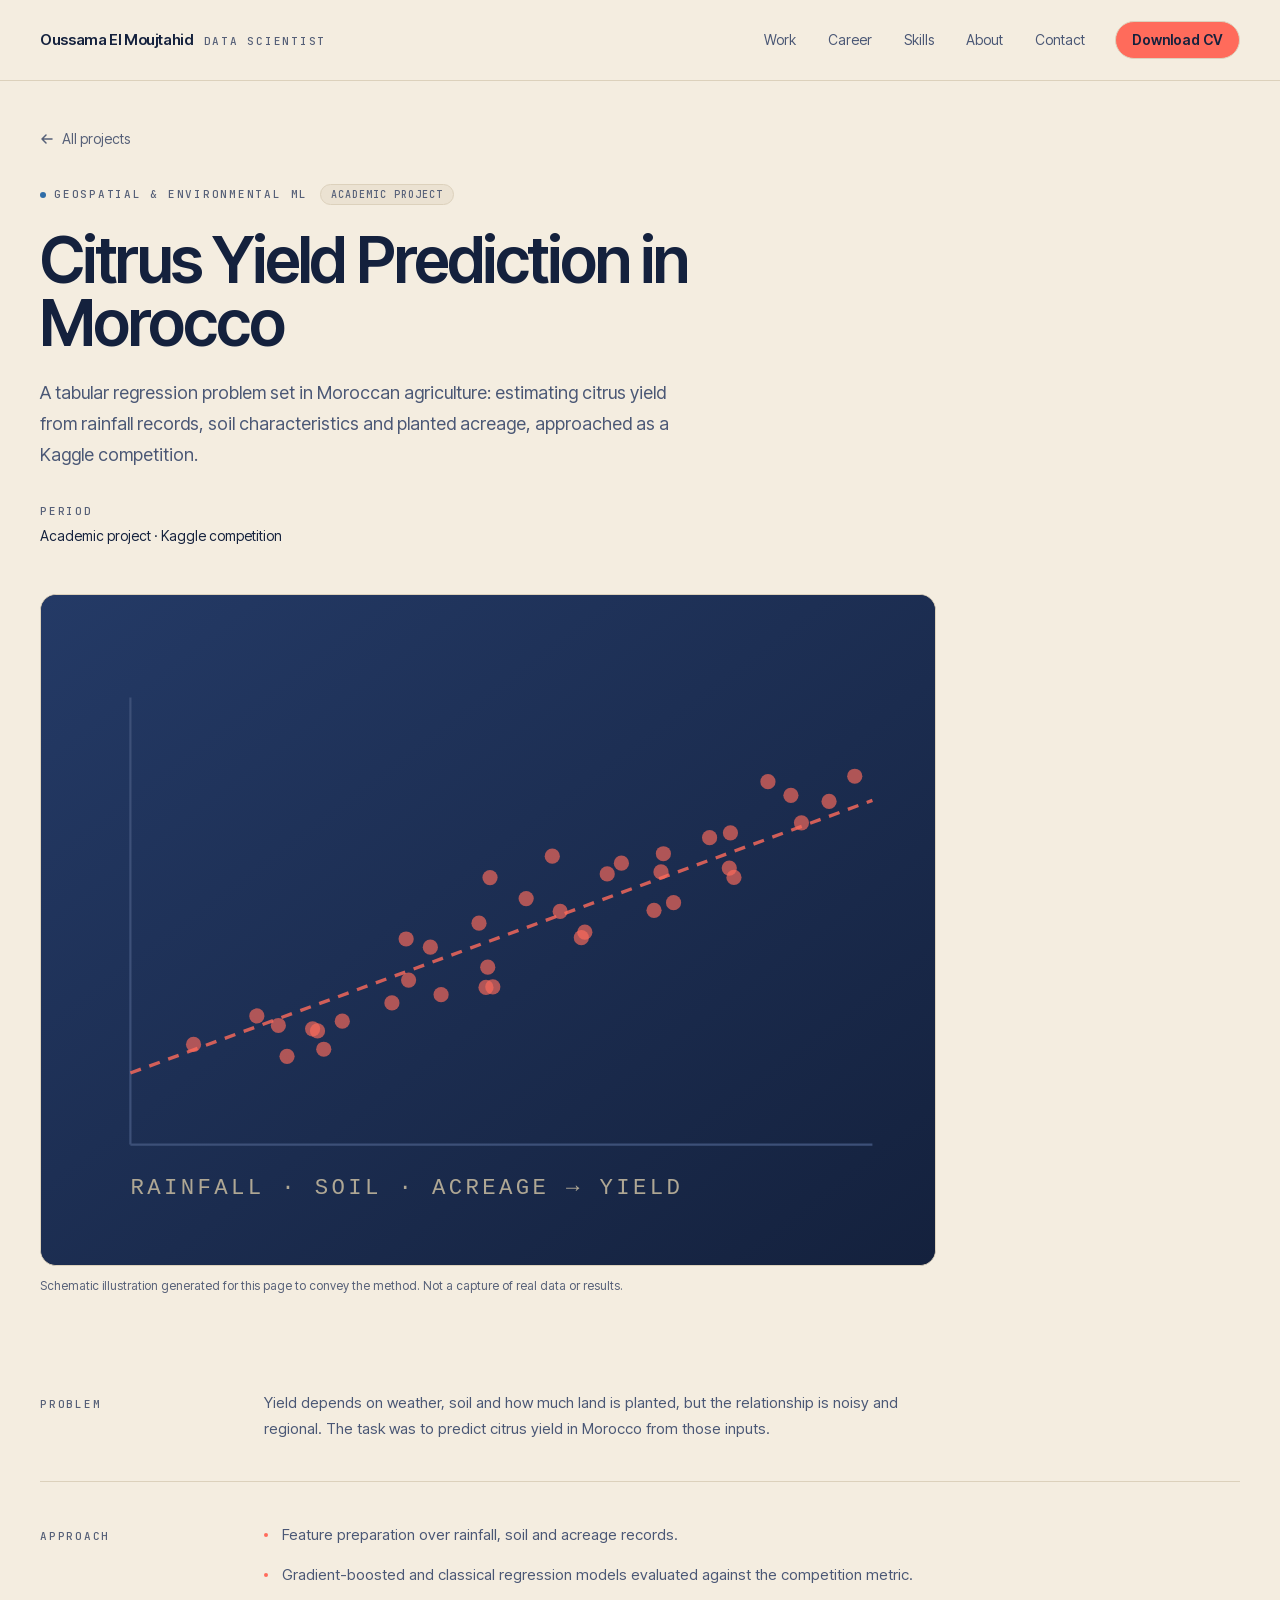
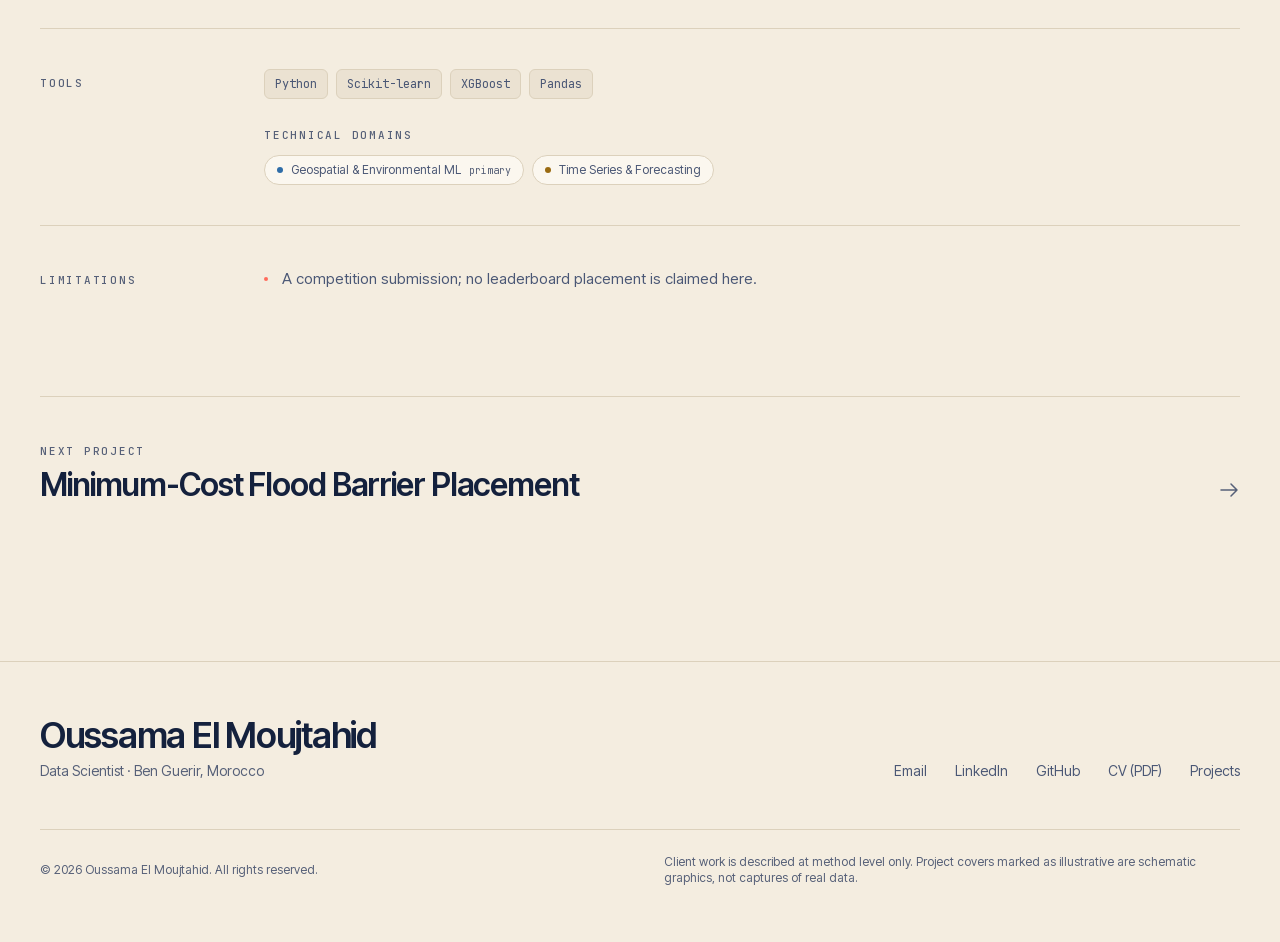
<file: projects/citrus-yield-morocco/index.html>
<!DOCTYPE html><!--ZHJIyUnUTfwnxuco_ob3m--><html lang="en" class="__variable_727f1d __variable_ae301a __variable_4dc837"><head><meta charSet="utf-8"/><meta name="viewport" content="width=device-width, initial-scale=1"/><link rel="stylesheet" href="/_next/static/css/296efaaa642c0eaf.css" data-precedence="next"/><link rel="preload" as="script" fetchPriority="low" href="/_next/static/chunks/webpack-4057f44350c6282e.js"/><script src="/_next/static/chunks/4bd1b696-c023c6e3521b1417.js" async=""></script><script src="/_next/static/chunks/255-0e5ac6cd71b0e266.js" async=""></script><script src="/_next/static/chunks/main-app-26a39624944b7782.js" async=""></script><script src="/_next/static/chunks/619-ba102abea3e3d0e4.js" async=""></script><script src="/_next/static/chunks/app/layout-8b4e25a132548bba.js" async=""></script><script src="/_next/static/chunks/356-335c699cd4cf7b7b.js" async=""></script><script src="/_next/static/chunks/app/projects/%5Bslug%5D/page-f7b5abf701be7430.js" async=""></script><meta name="theme-color" content="#f4ede0"/><meta name="color-scheme" content="light"/><title>Citrus Yield Prediction in Morocco — Oussama El Moujtahid</title><meta name="description" content="Kaggle competition work predicting citrus yield from rainfall, soil and acreage data."/><meta name="author" content="Oussama El Moujtahid"/><meta name="keywords" content="Data Scientist,Machine Learning,Computer Vision,LiDAR,Hyperspectral,Generative AI,Morocco"/><meta name="creator" content="Oussama El Moujtahid"/><meta name="robots" content="index, follow"/><link rel="canonical" href="https://oussamaem1.github.io/projects/citrus-yield-morocco/"/><meta property="og:title" content="Citrus Yield Prediction in Morocco"/><meta property="og:description" content="Kaggle competition work predicting citrus yield from rainfall, soil and acreage data."/><meta property="og:url" content="https://oussamaem1.github.io/projects/citrus-yield-morocco/"/><meta property="og:image" content="https://oussamaem1.github.io/og.png"/><meta property="og:image:alt" content="Citrus Yield Prediction in Morocco — cover"/><meta property="og:type" content="article"/><meta name="twitter:card" content="summary_large_image"/><meta name="twitter:title" content="Citrus Yield Prediction in Morocco"/><meta name="twitter:description" content="Kaggle competition work predicting citrus yield from rainfall, soil and acreage data."/><meta name="twitter:image" content="https://oussamaem1.github.io/og.png"/><noscript><style>.reveal{opacity:1 !important;transform:none !important}</style></noscript><script src="/_next/static/chunks/polyfills-42372ed130431b0a.js" noModule=""></script></head><body class="min-h-screen antialiased"><div hidden=""><!--$--><!--/$--></div><a href="#main" class="sr-only focus:not-sr-only focus:fixed focus:left-4 focus:top-4 focus:z-[100] focus:rounded-full focus:border focus:border-coral-ink focus:bg-coral focus:px-5 focus:py-2.5 focus:text-sm focus:font-semibold focus:text-navy">Skip to content</a><header class="fixed inset-x-0 top-0 z-50 transition-colors duration-500 border-b border-transparent"><div class="mx-auto flex h-16 max-w-[1320px] items-center justify-between px-[var(--page-gutter)] md:h-20"><a class="group flex items-baseline gap-2.5 rounded-sm" href="/"><span class="text-[0.9375rem] font-semibold tracking-tight text-navy">Oussama El Moujtahid</span><span class="label-mono hidden text-muted transition-colors group-hover:text-coral-ink sm:inline">Data Scientist</span></a><nav aria-label="Primary" class="hidden items-center gap-1 md:flex"><a class="rounded-full px-3.5 py-2 text-sm text-body transition-colors hover:text-navy" href="/#work">Work</a><a class="rounded-full px-3.5 py-2 text-sm text-body transition-colors hover:text-navy" href="/#career">Career</a><a class="rounded-full px-3.5 py-2 text-sm text-body transition-colors hover:text-navy" href="/#skills">Skills</a><a class="rounded-full px-3.5 py-2 text-sm text-body transition-colors hover:text-navy" href="/#about">About</a><a class="rounded-full px-3.5 py-2 text-sm text-body transition-colors hover:text-navy" href="/#contact">Contact</a><a href="/cv/Oussama-El-Moujtahid-CV.pdf" download="Oussama-El-Moujtahid-CV.pdf" class="ml-3 rounded-full border border-coral-ink bg-coral px-4 py-2 text-sm font-semibold text-navy transition-transform duration-300 hover:-translate-y-0.5">Download CV</a></nav><button type="button" aria-expanded="false" aria-controls="mobile-nav" class="-mr-2 inline-flex h-10 w-10 items-center justify-center rounded-full text-navy md:hidden"><span class="sr-only">Open menu</span><svg width="20" height="20" viewBox="0 0 20 20" aria-hidden="true"><path d="M3 6 H17 M3 14 H17" stroke="currentColor" stroke-width="1.6" stroke-linecap="round" fill="none"></path></svg></button></div></header><main id="main"><article class="pb-16 pt-28 md:pt-32"><div class="mx-auto w-full max-w-[1320px] px-[var(--page-gutter)] "><a class="group inline-flex items-center gap-2 text-sm text-muted transition-colors hover:text-coral-ink" href="/#work"><svg width="14" height="14" viewBox="0 0 14 14" fill="none" aria-hidden="true" class="transition-transform duration-300 group-hover:-translate-x-1"><path d="M12 7H2m4-4L2 7l4 4" stroke="currentColor" stroke-width="1.5" stroke-linecap="round" stroke-linejoin="round"></path></svg>All projects</a><header class="mt-8 max-w-4xl"><div class="flex flex-wrap items-center gap-x-3 gap-y-2"><span class="flex items-center gap-2"><span class="h-1.5 w-1.5 rounded-full" style="background-color:#2F6DA8" aria-hidden="true"></span><span class="label-mono text-muted">Geospatial &amp; Environmental ML</span></span><span class="inline-flex items-center rounded-full border px-2.5 py-0.5 font-mono text-[0.625rem] font-medium uppercase tracking-[0.1em] border-cream-400 bg-cream-200 text-muted ">Academic project</span></div><h1 class="display mt-6 text-[2.25rem] text-navy sm:text-[3.25rem] lg:text-[4rem]">Citrus Yield Prediction in Morocco</h1><p class="prose-body mt-6 max-w-2xl text-lg">A tabular regression problem set in Moroccan agriculture: estimating citrus yield from rainfall records, soil characteristics and planted acreage, approached as a Kaggle competition.</p><dl class="mt-8 flex flex-wrap gap-x-10 gap-y-4"><div><dt class="label-mono text-muted">Period</dt><dd class="mt-1.5 text-sm text-navy">Academic project · Kaggle competition</dd></div></dl></header><figure class="mt-12 max-w-4xl"><div class="relative aspect-[4/3] w-full overflow-hidden rounded-2xl border border-cream-300 bg-navy"><div class="absolute inset-0 transition-transform duration-[900ms] ease-[cubic-bezier(0.16,1,0.3,1)] group-hover:scale-[1.035]"><svg viewBox="0 0 400 300" class="h-full w-full" aria-hidden="true" preserveAspectRatio="xMidYMid slice"><defs><linearGradient id="bg-citrus-yield-morocco" x1="0" y1="0" x2="1" y2="1"><stop offset="0%" stop-color="#243a66"></stop><stop offset="100%" stop-color="#14213d"></stop></linearGradient></defs><rect width="400" height="300" fill="url(#bg-citrus-yield-morocco)"></rect><line x1="40" y1="246" x2="372" y2="246" stroke="#3d5078" stroke-width="1"></line><line x1="40" y1="46" x2="40" y2="246" stroke="#3d5078" stroke-width="1"></line><line x1="40" y1="214" x2="372" y2="92" stroke="#ff6b5b" stroke-width="1.5" stroke-dasharray="5 4" opacity="0.8"></line><circle cx="126.51629066467285" cy="203.35297535235063" r="3.4" fill="#ff6b5b" opacity="0.65"></circle><circle cx="217.07226744294167" cy="135.96028264308347" r="3.4" fill="#ff6b5b" opacity="0.65"></circle><circle cx="96.56929975748062" cy="188.45543236726894" r="3.4" fill="#ff6b5b" opacity="0.65"></circle><circle cx="123.71970793604851" cy="195.15719602072613" r="3.4" fill="#ff6b5b" opacity="0.65"></circle><circle cx="308.4739867448807" cy="106.53422592813149" r="3.4" fill="#ff6b5b" opacity="0.65"></circle><circle cx="121.51848605275154" cy="194.2183157410659" r="3.4" fill="#ff6b5b" opacity="0.65"></circle><circle cx="228.75844305753708" cy="116.95667460793629" r="3.4" fill="#ff6b5b" opacity="0.65"></circle><circle cx="243.32542857527733" cy="150.98751189077274" r="3.4" fill="#ff6b5b" opacity="0.65"></circle><circle cx="174.2107698917389" cy="157.68510430390018" r="3.4" fill="#ff6b5b" opacity="0.65"></circle><circle cx="259.68901267647743" cy="120.1173923494853" r="3.4" fill="#ff6b5b" opacity="0.65"></circle><circle cx="325.2579844594002" cy="83.6310279249586" r="3.4" fill="#ff6b5b" opacity="0.65"></circle><circle cx="199.88452216982841" cy="166.64566997731106" r="3.4" fill="#ff6b5b" opacity="0.65"></circle><circle cx="200.90742623806" cy="126.54120007926599" r="3.4" fill="#ff6b5b" opacity="0.65"></circle><circle cx="157.01170375943184" cy="182.61840480232613" r="3.4" fill="#ff6b5b" opacity="0.65"></circle><circle cx="340.2506632208824" cy="102.0455467616953" r="3.4" fill="#ff6b5b" opacity="0.65"></circle><circle cx="202.15492329001427" cy="175.43012120807543" r="3.4" fill="#ff6b5b" opacity="0.65"></circle><circle cx="335.5298981666565" cy="89.73697004133834" r="3.4" fill="#ff6b5b" opacity="0.65"></circle><circle cx="352.60582199692726" cy="92.4708001210727" r="3.4" fill="#ff6b5b" opacity="0.65"></circle><circle cx="241.7668748497963" cy="153.4330277490057" r="3.4" fill="#ff6b5b" opacity="0.65"></circle><circle cx="299.1484727561474" cy="108.66974619830029" r="3.4" fill="#ff6b5b" opacity="0.65"></circle><circle cx="307.9542843103409" cy="122.28948816472665" r="3.4" fill="#ff6b5b" opacity="0.65"></circle><circle cx="277.4070363342762" cy="124.00633001470939" r="3.4" fill="#ff6b5b" opacity="0.65"></circle><circle cx="134.80967110395432" cy="190.79575970524922" r="3.4" fill="#ff6b5b" opacity="0.65"></circle><circle cx="68.25591763854027" cy="201.17760525071995" r="3.4" fill="#ff6b5b" opacity="0.65"></circle><circle cx="364.09183955192566" cy="81.20219561154025" r="3.4" fill="#ff6b5b" opacity="0.65"></circle><circle cx="232.29242196679115" cy="141.6928008797206" r="3.4" fill="#ff6b5b" opacity="0.65"></circle><circle cx="164.47975999116898" cy="172.4092736362852" r="3.4" fill="#ff6b5b" opacity="0.65"></circle><circle cx="163.37191125750542" cy="154.0246883555688" r="3.4" fill="#ff6b5b" opacity="0.65"></circle><circle cx="179.01397502422333" cy="178.94865073138848" r="3.4" fill="#ff6b5b" opacity="0.65"></circle><circle cx="106.20546033978462" cy="192.7278238000907" r="3.4" fill="#ff6b5b" opacity="0.65"></circle><circle cx="199.10050576925278" cy="175.68609273547307" r="3.4" fill="#ff6b5b" opacity="0.65"></circle><circle cx="283.02001318335533" cy="137.75366519058124" r="3.4" fill="#ff6b5b" opacity="0.65"></circle><circle cx="110.07725811004639" cy="206.51627906138077" r="3.4" fill="#ff6b5b" opacity="0.65"></circle><circle cx="274.2810391485691" cy="141.19256454730407" r="3.4" fill="#ff6b5b" opacity="0.65"></circle><circle cx="253.34292894601822" cy="124.91948238367216" r="3.4" fill="#ff6b5b" opacity="0.65"></circle><circle cx="278.4776892364025" cy="115.87263512099165" r="3.4" fill="#ff6b5b" opacity="0.65"></circle><circle cx="310.04841244220734" cy="126.4901233261265" r="3.4" fill="#ff6b5b" opacity="0.65"></circle><circle cx="195.9704523384571" cy="146.96549358034508" r="3.4" fill="#ff6b5b" opacity="0.65"></circle><text x="40" y="268" fill="#afa794" font-size="10" font-family="ui-monospace, monospace" letter-spacing="1.5">RAINFALL · SOIL · ACREAGE → YIELD</text></svg></div></div><figcaption class="mt-3 text-xs text-muted">Schematic illustration generated for this page to convey the method. Not a capture of real data or results.</figcaption></figure><div class="mt-14"><section class="reveal border-t border-cream-300 py-10 first:border-t-0" data-visible="false" style="--reveal-delay:0ms"><div class="grid grid-cols-1 gap-x-12 gap-y-4 md:grid-cols-[11rem_1fr]"><h2 class="label-mono pt-1.5 text-muted">Problem</h2><div class="max-w-2xl"><p class="prose-body text-[0.9375rem]">Yield depends on weather, soil and how much land is planted, but the relationship is noisy and regional. The task was to predict citrus yield in Morocco from those inputs.</p></div></div></section><section class="reveal border-t border-cream-300 py-10 first:border-t-0" data-visible="false" style="--reveal-delay:0ms"><div class="grid grid-cols-1 gap-x-12 gap-y-4 md:grid-cols-[11rem_1fr]"><h2 class="label-mono pt-1.5 text-muted">Approach</h2><div class="max-w-2xl"><ul class="space-y-3.5"><li class="flex gap-3.5"><span class="mt-[0.6875rem] h-1 w-1 shrink-0 rounded-full bg-coral" aria-hidden="true"></span><span class="prose-body text-[0.9375rem]">Feature preparation over rainfall, soil and acreage records.</span></li><li class="flex gap-3.5"><span class="mt-[0.6875rem] h-1 w-1 shrink-0 rounded-full bg-coral" aria-hidden="true"></span><span class="prose-body text-[0.9375rem]">Gradient-boosted and classical regression models evaluated against the competition metric.</span></li></ul></div></div></section><section class="reveal border-t border-cream-300 py-10 first:border-t-0" data-visible="false" style="--reveal-delay:0ms"><div class="grid grid-cols-1 gap-x-12 gap-y-4 md:grid-cols-[11rem_1fr]"><h2 class="label-mono pt-1.5 text-muted">Tools</h2><div class="max-w-2xl"><ul class="flex flex-wrap gap-2"><li class="rounded-md border border-cream-400 bg-cream-200 px-2.5 py-1.5 font-mono text-xs text-body">Python</li><li class="rounded-md border border-cream-400 bg-cream-200 px-2.5 py-1.5 font-mono text-xs text-body">Scikit-learn</li><li class="rounded-md border border-cream-400 bg-cream-200 px-2.5 py-1.5 font-mono text-xs text-body">XGBoost</li><li class="rounded-md border border-cream-400 bg-cream-200 px-2.5 py-1.5 font-mono text-xs text-body">Pandas</li></ul><div class="mt-7"><p class="label-mono text-muted">Technical domains</p><div class="mt-3 flex flex-wrap gap-2"><span class="inline-flex items-center gap-2 rounded-full border border-cream-400 bg-cream-50 px-3 py-1.5 text-xs text-body"><span class="h-1.5 w-1.5 rounded-full" style="background-color:#2F6DA8" aria-hidden="true"></span>Geospatial &amp; Environmental ML<span class="font-mono text-[0.625rem] text-muted">primary</span></span><span class="inline-flex items-center gap-2 rounded-full border border-cream-400 bg-cream-50 px-3 py-1.5 text-xs text-body"><span class="h-1.5 w-1.5 rounded-full" style="background-color:#9A6B12" aria-hidden="true"></span>Time Series &amp; Forecasting</span></div></div></div></div></section><section class="reveal border-t border-cream-300 py-10 first:border-t-0" data-visible="false" style="--reveal-delay:0ms"><div class="grid grid-cols-1 gap-x-12 gap-y-4 md:grid-cols-[11rem_1fr]"><h2 class="label-mono pt-1.5 text-muted">Limitations</h2><div class="max-w-2xl"><ul class="space-y-3.5"><li class="flex gap-3.5"><span class="mt-[0.6875rem] h-1 w-1 shrink-0 rounded-full bg-coral" aria-hidden="true"></span><span class="prose-body text-[0.9375rem]">A competition submission; no leaderboard placement is claimed here.</span></li></ul></div></div></section></div><div class="reveal " data-visible="false" style="--reveal-delay:0ms"><nav aria-label="Project navigation" class="mt-16 border-t border-cream-300 pt-10"><a class="group flex flex-col gap-3 sm:flex-row sm:items-end sm:justify-between" href="/projects/flood-barrier-optimization/"><span><span class="label-mono text-muted">Next project</span><span class="display mt-2 block text-2xl text-navy transition-colors group-hover:text-coral-ink md:text-[2rem]">Minimum-Cost Flood Barrier Placement</span></span><svg width="22" height="22" viewBox="0 0 22 22" fill="none" aria-hidden="true" class="shrink-0 text-muted transition-all duration-500 ease-[cubic-bezier(0.16,1,0.3,1)] group-hover:translate-x-1.5 group-hover:text-coral-ink"><path d="M3 11h16m-6-6 6 6-6 6" stroke="currentColor" stroke-width="1.5" stroke-linecap="round" stroke-linejoin="round"></path></svg></a></nav></div></div></article><!--$--><!--/$--></main><footer class="hairline mt-24 bg-cream"><div class="mx-auto max-w-[1320px] px-[var(--page-gutter)] py-14"><div class="flex flex-col gap-10 md:flex-row md:items-end md:justify-between"><div><p class="display text-3xl text-navy md:text-4xl">Oussama El Moujtahid</p><p class="mt-2 text-sm text-muted">Data Scientist<!-- --> · <!-- -->Ben Guerir, Morocco</p></div><nav aria-label="Footer" class="flex flex-wrap gap-x-7 gap-y-3"><a href="mailto:oussama.elmoujtahid@emines.um6p.ma" class="text-sm text-body transition-colors hover:text-coral-ink">Email</a><a href="https://www.linkedin.com/in/oussama-elmoujtahid" target="_blank" rel="noopener noreferrer" aria-label="LinkedIn profile (opens in a new tab)" class="text-sm text-body transition-colors hover:text-coral-ink">LinkedIn</a><a href="https://github.com/Oussamaem1" target="_blank" rel="noopener noreferrer" aria-label="GitHub profile (opens in a new tab)" class="text-sm text-body transition-colors hover:text-coral-ink">GitHub</a><a href="/cv/Oussama-El-Moujtahid-CV.pdf" download="Oussama-El-Moujtahid-CV.pdf" class="text-sm text-body transition-colors hover:text-coral-ink">CV (PDF)</a><a class="text-sm text-body transition-colors hover:text-coral-ink" href="/#work">Projects</a></nav></div><div class="hairline mt-12 flex flex-col gap-3 pt-6 text-xs text-muted sm:flex-row sm:items-center sm:justify-between"><p>© <!-- -->2026<!-- --> <!-- -->Oussama El Moujtahid<!-- -->. All rights reserved.</p><p class="max-w-xl">Client work is described at method level only. Project covers marked as illustrative are schematic graphics, not captures of real data.</p></div></div></footer><script src="/_next/static/chunks/webpack-4057f44350c6282e.js" id="_R_" async=""></script><script>(self.__next_f=self.__next_f||[]).push([0])</script><script>self.__next_f.push([1,"1:\"$Sreact.fragment\"\n2:I[5727,[\"619\",\"static/chunks/619-ba102abea3e3d0e4.js\",\"177\",\"static/chunks/app/layout-8b4e25a132548bba.js\"],\"SiteHeader\"]\n3:I[9766,[],\"\"]\n4:I[8924,[],\"\"]\n5:I[2619,[\"619\",\"static/chunks/619-ba102abea3e3d0e4.js\",\"356\",\"static/chunks/356-335c699cd4cf7b7b.js\",\"419\",\"static/chunks/app/projects/%5Bslug%5D/page-f7b5abf701be7430.js\"],\"\"]\na:I[7150,[],\"\"]\n:HL[\"/_next/static/css/296efaaa642c0eaf.css\",\"style\"]\n"])</script><script>self.__next_f.push([1,"0:{\"P\":null,\"b\":\"ZHJIyUnUTfwnxuco_ob3m\",\"p\":\"\",\"c\":[\"\",\"projects\",\"citrus-yield-morocco\",\"\"],\"i\":false,\"f\":[[[\"\",{\"children\":[\"projects\",{\"children\":[[\"slug\",\"citrus-yield-morocco\",\"d\"],{\"children\":[\"__PAGE__\",{}]}]}]},\"$undefined\",\"$undefined\",true],[\"\",[\"$\",\"$1\",\"c\",{\"children\":[[[\"$\",\"link\",\"0\",{\"rel\":\"stylesheet\",\"href\":\"/_next/static/css/296efaaa642c0eaf.css\",\"precedence\":\"next\",\"crossOrigin\":\"$undefined\",\"nonce\":\"$undefined\"}]],[\"$\",\"html\",null,{\"lang\":\"en\",\"className\":\"__variable_727f1d __variable_ae301a __variable_4dc837\",\"children\":[[\"$\",\"head\",null,{\"children\":[\"$\",\"noscript\",null,{\"children\":[\"$\",\"style\",null,{\"children\":\".reveal{opacity:1 !important;transform:none !important}\"}]}]}],[\"$\",\"body\",null,{\"className\":\"min-h-screen antialiased\",\"children\":[[\"$\",\"a\",null,{\"href\":\"#main\",\"className\":\"sr-only focus:not-sr-only focus:fixed focus:left-4 focus:top-4 focus:z-[100] focus:rounded-full focus:border focus:border-coral-ink focus:bg-coral focus:px-5 focus:py-2.5 focus:text-sm focus:font-semibold focus:text-navy\",\"children\":\"Skip to content\"}],[\"$\",\"$L2\",null,{}],[\"$\",\"main\",null,{\"id\":\"main\",\"children\":[\"$\",\"$L3\",null,{\"parallelRouterKey\":\"children\",\"error\":\"$undefined\",\"errorStyles\":\"$undefined\",\"errorScripts\":\"$undefined\",\"template\":[\"$\",\"$L4\",null,{}],\"templateStyles\":\"$undefined\",\"templateScripts\":\"$undefined\",\"notFound\":[[\"$\",\"div\",null,{\"className\":\"mx-auto w-full max-w-[1320px] px-[var(--page-gutter)] flex min-h-[70vh] flex-col justify-center py-32\",\"children\":[[\"$\",\"p\",null,{\"className\":\"label-mono text-coral-ink\",\"children\":\"404\"}],[\"$\",\"h1\",null,{\"className\":\"display mt-5 text-[2.5rem] text-navy sm:text-[4rem]\",\"children\":\"Page not found\"}],[\"$\",\"p\",null,{\"className\":\"prose-body mt-5 max-w-md\",\"children\":\"That page does not exist. The projects are all reachable from the work section on the home page.\"}],[\"$\",\"div\",null,{\"className\":\"mt-9 flex flex-wrap gap-3\",\"children\":[[\"$\",\"$L5\",null,{\"href\":\"/\",\"className\":\"rounded-full border border-coral-ink bg-coral px-6 py-3.5 text-sm font-semibold text-navy transition-transform duration-300 hover:-translate-y-0.5\",\"children\":\"Back home\"}],[\"$\",\"$L5\",null,{\"href\":\"/#work\",\"className\":\"rounded-full border border-cream-500 px-6 py-3.5 text-sm font-medium text-navy transition-colors hover:border-navy-600\",\"children\":\"See projects\"}]]}]]}],[]],\"forbidden\":\"$undefined\",\"unauthorized\":\"$undefined\"}]}],[\"$\",\"footer\",null,{\"className\":\"hairline mt-24 bg-cream\",\"children\":[\"$\",\"div\",null,{\"className\":\"mx-auto max-w-[1320px] px-[var(--page-gutter)] py-14\",\"children\":[[\"$\",\"div\",null,{\"className\":\"flex flex-col gap-10 md:flex-row md:items-end md:justify-between\",\"children\":[[\"$\",\"div\",null,{\"children\":[[\"$\",\"p\",null,{\"className\":\"display text-3xl text-navy md:text-4xl\",\"children\":\"Oussama El Moujtahid\"}],[\"$\",\"p\",null,{\"className\":\"mt-2 text-sm text-muted\",\"children\":[\"Data Scientist\",\" · \",\"Ben Guerir, Morocco\"]}]]}],[\"$\",\"nav\",null,{\"aria-label\":\"Footer\",\"className\":\"flex flex-wrap gap-x-7 gap-y-3\",\"children\":[[\"$\",\"a\",null,{\"href\":\"mailto:oussama.elmoujtahid@emines.um6p.ma\",\"className\":\"text-sm text-body transition-colors hover:text-coral-ink\",\"children\":\"Email\"}],[\"$\",\"a\",null,{\"href\":\"https://www.linkedin.com/in/oussama-elmoujtahid\",\"target\":\"_blank\",\"rel\":\"noopener noreferrer\",\"aria-label\":\"LinkedIn profile (opens in a new tab)\",\"className\":\"text-sm text-body transition-colors hover:text-coral-ink\",\"children\":\"LinkedIn\"}],[\"$\",\"a\",null,{\"href\":\"https://github.com/Oussamaem1\",\"target\":\"_blank\",\"rel\":\"noopener noreferrer\",\"aria-label\":\"GitHub profile (opens in a new tab)\",\"className\":\"text-sm text-body transition-colors hover:text-coral-ink\",\"children\":\"GitHub\"}],[\"$\",\"a\",null,{\"href\":\"/cv/Oussama-El-Moujtahid-CV.pdf\",\"download\":\"Oussama-El-Moujtahid-CV.pdf\",\"className\":\"text-sm text-body transition-colors hover:text-coral-ink\",\"children\":\"CV (PDF)\"}],[\"$\",\"$L5\",null,{\"href\":\"/#work\",\"className\":\"text-sm text-body transition-colors hover:text-coral-ink\",\"children\":\"Projects\"}]]}]]}],[\"$\",\"div\",null,{\"className\":\"hairline mt-12 flex flex-col gap-3 pt-6 text-xs text-muted sm:flex-row sm:items-center sm:justify-between\",\"children\":[[\"$\",\"p\",null,{\"children\":[\"© \",2026,\" \",\"Oussama El Moujtahid\",\". All rights reserved.\"]}],[\"$\",\"p\",null,{\"className\":\"max-w-xl\",\"children\":\"Client work is described at method level only. Project covers marked as illustrative are schematic graphics, not captures of real data.\"}]]}]]}]}]]}]]}]]}],{\"children\":[\"projects\",\"$L6\",{\"children\":[[\"slug\",\"citrus-yield-morocco\",\"d\"],\"$L7\",{\"children\":[\"__PAGE__\",\"$L8\",{},null,false]},null,false]},null,false]},null,false],\"$L9\",false]],\"m\":\"$undefined\",\"G\":[\"$a\",[]],\"s\":false,\"S\":true}\n"])</script><script>self.__next_f.push([1,"c:I[4431,[],\"OutletBoundary\"]\ne:I[5278,[],\"AsyncMetadataOutlet\"]\n10:I[4431,[],\"ViewportBoundary\"]\n12:I[4431,[],\"MetadataBoundary\"]\n13:\"$Sreact.suspense\"\n6:[\"$\",\"$1\",\"c\",{\"children\":[null,[\"$\",\"$L3\",null,{\"parallelRouterKey\":\"children\",\"error\":\"$undefined\",\"errorStyles\":\"$undefined\",\"errorScripts\":\"$undefined\",\"template\":[\"$\",\"$L4\",null,{}],\"templateStyles\":\"$undefined\",\"templateScripts\":\"$undefined\",\"notFound\":\"$undefined\",\"forbidden\":\"$undefined\",\"unauthorized\":\"$undefined\"}]]}]\n7:[\"$\",\"$1\",\"c\",{\"children\":[null,[\"$\",\"$L3\",null,{\"parallelRouterKey\":\"children\",\"error\":\"$undefined\",\"errorStyles\":\"$undefined\",\"errorScripts\":\"$undefined\",\"template\":[\"$\",\"$L4\",null,{}],\"templateStyles\":\"$undefined\",\"templateScripts\":\"$undefined\",\"notFound\":\"$undefined\",\"forbidden\":\"$undefined\",\"unauthorized\":\"$undefined\"}]]}]\n8:[\"$\",\"$1\",\"c\",{\"children\":[\"$Lb\",null,[\"$\",\"$Lc\",null,{\"children\":[\"$Ld\",[\"$\",\"$Le\",null,{\"promise\":\"$@f\"}]]}]]}]\n9:[\"$\",\"$1\",\"h\",{\"children\":[null,[[\"$\",\"$L10\",null,{\"children\":\"$L11\"}],null],[\"$\",\"$L12\",null,{\"children\":[\"$\",\"div\",null,{\"hidden\":true,\"children\":[\"$\",\"$13\",null,{\"fallback\":null,\"children\":\"$L14\"}]}]}]]}]\n"])</script><script>self.__next_f.push([1,"b:[\"$\",\"article\",null,{\"className\":\"pb-16 pt-28 md:pt-32\",\"children\":[\"$\",\"div\",null,{\"className\":\"mx-auto w-full max-w-[1320px] px-[var(--page-gutter)] \",\"children\":[[\"$\",\"$L5\",null,{\"href\":\"/#work\",\"className\":\"group inline-flex items-center gap-2 text-sm text-muted transition-colors hover:text-coral-ink\",\"children\":[[\"$\",\"svg\",null,{\"width\":\"14\",\"height\":\"14\",\"viewBox\":\"0 0 14 14\",\"fill\":\"none\",\"aria-hidden\":\"true\",\"className\":\"transition-transform duration-300 group-hover:-translate-x-1\",\"children\":[\"$\",\"path\",null,{\"d\":\"M12 7H2m4-4L2 7l4 4\",\"stroke\":\"currentColor\",\"strokeWidth\":\"1.5\",\"strokeLinecap\":\"round\",\"strokeLinejoin\":\"round\"}]}],\"All projects\"]}],[\"$\",\"header\",null,{\"className\":\"mt-8 max-w-4xl\",\"children\":[[\"$\",\"div\",null,{\"className\":\"flex flex-wrap items-center gap-x-3 gap-y-2\",\"children\":[[\"$\",\"span\",null,{\"className\":\"flex items-center gap-2\",\"children\":[[\"$\",\"span\",null,{\"className\":\"h-1.5 w-1.5 rounded-full\",\"style\":{\"backgroundColor\":\"#2F6DA8\"},\"aria-hidden\":\"true\"}],[\"$\",\"span\",null,{\"className\":\"label-mono text-muted\",\"children\":\"Geospatial \u0026 Environmental ML\"}]]}],[\"$\",\"span\",null,{\"className\":\"inline-flex items-center rounded-full border px-2.5 py-0.5 font-mono text-[0.625rem] font-medium uppercase tracking-[0.1em] border-cream-400 bg-cream-200 text-muted \",\"children\":\"Academic project\"}]]}],[\"$\",\"h1\",null,{\"className\":\"display mt-6 text-[2.25rem] text-navy sm:text-[3.25rem] lg:text-[4rem]\",\"children\":\"Citrus Yield Prediction in Morocco\"}],[\"$\",\"p\",null,{\"className\":\"prose-body mt-6 max-w-2xl text-lg\",\"children\":\"A tabular regression problem set in Moroccan agriculture: estimating citrus yield from rainfall records, soil characteristics and planted acreage, approached as a Kaggle competition.\"}],[\"$\",\"dl\",null,{\"className\":\"mt-8 flex flex-wrap gap-x-10 gap-y-4\",\"children\":[\"$undefined\",[\"$\",\"div\",null,{\"children\":[[\"$\",\"dt\",null,{\"className\":\"label-mono text-muted\",\"children\":\"Period\"}],[\"$\",\"dd\",null,{\"className\":\"mt-1.5 text-sm text-navy\",\"children\":\"Academic project · Kaggle competition\"}]]}],\"$undefined\"]}]]}],[\"$\",\"figure\",null,{\"className\":\"mt-12 max-w-4xl\",\"children\":[[\"$\",\"div\",null,{\"className\":\"relative aspect-[4/3] w-full overflow-hidden rounded-2xl border border-cream-300 bg-navy\",\"children\":[\"$\",\"div\",null,{\"className\":\"absolute inset-0 transition-transform duration-[900ms] ease-[cubic-bezier(0.16,1,0.3,1)] group-hover:scale-[1.035]\",\"children\":[\"$\",\"svg\",null,{\"viewBox\":\"0 0 400 300\",\"className\":\"h-full w-full\",\"aria-hidden\":\"true\",\"preserveAspectRatio\":\"xMidYMid slice\",\"children\":[[\"$\",\"defs\",null,{\"children\":[\"$\",\"linearGradient\",null,{\"id\":\"bg-citrus-yield-morocco\",\"x1\":\"0\",\"y1\":\"0\",\"x2\":\"1\",\"y2\":\"1\",\"children\":[[\"$\",\"stop\",null,{\"offset\":\"0%\",\"stopColor\":\"#243a66\"}],[\"$\",\"stop\",null,{\"offset\":\"100%\",\"stopColor\":\"#14213d\"}]]}]}],[\"$\",\"rect\",null,{\"width\":\"400\",\"height\":\"300\",\"fill\":\"url(#bg-citrus-yield-morocco)\"}],[[\"$\",\"line\",null,{\"x1\":\"40\",\"y1\":\"246\",\"x2\":\"372\",\"y2\":\"246\",\"stroke\":\"#3d5078\",\"strokeWidth\":\"1\"}],[\"$\",\"line\",null,{\"x1\":\"40\",\"y1\":\"46\",\"x2\":\"40\",\"y2\":\"246\",\"stroke\":\"#3d5078\",\"strokeWidth\":\"1\"}],[\"$\",\"line\",null,{\"x1\":\"40\",\"y1\":\"214\",\"x2\":\"372\",\"y2\":\"92\",\"stroke\":\"#ff6b5b\",\"strokeWidth\":\"1.5\",\"strokeDasharray\":\"5 4\",\"opacity\":\"0.8\"}],[[\"$\",\"circle\",\"0\",{\"cx\":126.51629066467285,\"cy\":203.35297535235063,\"r\":\"3.4\",\"fill\":\"#ff6b5b\",\"opacity\":\"0.65\"}],[\"$\",\"circle\",\"1\",{\"cx\":217.07226744294167,\"cy\":135.96028264308347,\"r\":\"3.4\",\"fill\":\"#ff6b5b\",\"opacity\":\"0.65\"}],[\"$\",\"circle\",\"2\",{\"cx\":96.56929975748062,\"cy\":188.45543236726894,\"r\":\"3.4\",\"fill\":\"#ff6b5b\",\"opacity\":\"0.65\"}],[\"$\",\"circle\",\"3\",{\"cx\":123.71970793604851,\"cy\":195.15719602072613,\"r\":\"3.4\",\"fill\":\"#ff6b5b\",\"opacity\":\"0.65\"}],[\"$\",\"circle\",\"4\",{\"cx\":308.4739867448807,\"cy\":106.53422592813149,\"r\":\"3.4\",\"fill\":\"#ff6b5b\",\"opacity\":\"0.65\"}],[\"$\",\"circle\",\"5\",{\"cx\":121.51848605275154,\"cy\":194.2183157410659,\"r\":\"3.4\",\"fill\":\"#ff6b5b\",\"opacity\":\"0.65\"}],[\"$\",\"circle\",\"6\",{\"cx\":228.75844305753708,\"cy\":116.95667460793629,\"r\":\"3.4\",\"fill\":\"#ff6b5b\",\"opacity\":\"0.65\"}],[\"$\",\"circle\",\"7\",{\"cx\":243.32542857527733,\"cy\":150.98751189077274,\"r\":\"3.4\",\"fill\":\"#ff6b5b\",\"opacity\":\"0.65\"}],[\"$\",\"circle\",\"8\",{\"cx\":174.2107698917389,\"cy\":157.68510430390018,\"r\":\"3.4\",\"fill\":\"#ff6b5b\",\"opacity\":\"0.65\"}],[\"$\",\"circle\",\"9\",{\"cx\":259.68901267647743,\"cy\":120.1173923494853,\"r\":\"3.4\",\"fill\":\"#ff6b5b\",\"opacity\":\"0.65\"}],[\"$\",\"circle\",\"10\",{\"cx\":325.2579844594002,\"cy\":83.6310279249586,\"r\":\"3.4\",\"fill\":\"#ff6b5b\",\"opacity\":\"0.65\"}],[\"$\",\"circle\",\"11\",{\"cx\":199.88452216982841,\"cy\":166.64566997731106,\"r\":\"3.4\",\"fill\":\"#ff6b5b\",\"opacity\":\"0.65\"}],[\"$\",\"circle\",\"12\",{\"cx\":200.90742623806,\"cy\":126.54120007926599,\"r\":\"3.4\",\"fill\":\"#ff6b5b\",\"opacity\":\"0.65\"}],[\"$\",\"circle\",\"13\",{\"cx\":157.01170375943184,\"cy\":182.61840480232613,\"r\":\"3.4\",\"fill\":\"#ff6b5b\",\"opacity\":\"0.65\"}],[\"$\",\"circle\",\"14\",{\"cx\":340.2506632208824,\"cy\":102.0455467616953,\"r\":\"3.4\",\"fill\":\"#ff6b5b\",\"opacity\":\"0.65\"}],[\"$\",\"circle\",\"15\",{\"cx\":202.15492329001427,\"cy\":175.43012120807543,\"r\":\"3.4\",\"fill\":\"#ff6b5b\",\"opacity\":\"0.65\"}],[\"$\",\"circle\",\"16\",{\"cx\":335.5298981666565,\"cy\":89.73697004133834,\"r\":\"3.4\",\"fill\":\"#ff6b5b\",\"opacity\":\"0.65\"}],[\"$\",\"circle\",\"17\",{\"cx\":352.60582199692726,\"cy\":92.4708001210727,\"r\":\"3.4\",\"fill\":\"#ff6b5b\",\"opacity\":\"0.65\"}],[\"$\",\"circle\",\"18\",{\"cx\":241.7668748497963,\"cy\":153.4330277490057,\"r\":\"3.4\",\"fill\":\"#ff6b5b\",\"opacity\":\"0.65\"}],\"$L15\",\"$L16\",\"$L17\",\"$L18\",\"$L19\",\"$L1a\",\"$L1b\",\"$L1c\",\"$L1d\",\"$L1e\",\"$L1f\",\"$L20\",\"$L21\",\"$L22\",\"$L23\",\"$L24\",\"$L25\",\"$L26\",\"$L27\"],\"$L28\"]]}]}]}],\"$L29\"]}],\"$undefined\",\"$L2a\",\"$L2b\"]}]}]\n"])</script><script>self.__next_f.push([1,"2c:I[4085,[\"619\",\"static/chunks/619-ba102abea3e3d0e4.js\",\"356\",\"static/chunks/356-335c699cd4cf7b7b.js\",\"419\",\"static/chunks/app/projects/%5Bslug%5D/page-f7b5abf701be7430.js\"],\"Reveal\"]\n15:[\"$\",\"circle\",\"19\",{\"cx\":299.1484727561474,\"cy\":108.66974619830029,\"r\":\"3.4\",\"fill\":\"#ff6b5b\",\"opacity\":\"0.65\"}]\n16:[\"$\",\"circle\",\"20\",{\"cx\":307.9542843103409,\"cy\":122.28948816472665,\"r\":\"3.4\",\"fill\":\"#ff6b5b\",\"opacity\":\"0.65\"}]\n17:[\"$\",\"circle\",\"21\",{\"cx\":277.4070363342762,\"cy\":124.00633001470939,\"r\":\"3.4\",\"fill\":\"#ff6b5b\",\"opacity\":\"0.65\"}]\n18:[\"$\",\"circle\",\"22\",{\"cx\":134.80967110395432,\"cy\":190.79575970524922,\"r\":\"3.4\",\"fill\":\"#ff6b5b\",\"opacity\":\"0.65\"}]\n19:[\"$\",\"circle\",\"23\",{\"cx\":68.25591763854027,\"cy\":201.17760525071995,\"r\":\"3.4\",\"fill\":\"#ff6b5b\",\"opacity\":\"0.65\"}]\n1a:[\"$\",\"circle\",\"24\",{\"cx\":364.09183955192566,\"cy\":81.20219561154025,\"r\":\"3.4\",\"fill\":\"#ff6b5b\",\"opacity\":\"0.65\"}]\n1b:[\"$\",\"circle\",\"25\",{\"cx\":232.29242196679115,\"cy\":141.6928008797206,\"r\":\"3.4\",\"fill\":\"#ff6b5b\",\"opacity\":\"0.65\"}]\n1c:[\"$\",\"circle\",\"26\",{\"cx\":164.47975999116898,\"cy\":172.4092736362852,\"r\":\"3.4\",\"fill\":\"#ff6b5b\",\"opacity\":\"0.65\"}]\n1d:[\"$\",\"circle\",\"27\",{\"cx\":163.37191125750542,\"cy\":154.0246883555688,\"r\":\"3.4\",\"fill\":\"#ff6b5b\",\"opacity\":\"0.65\"}]\n1e:[\"$\",\"circle\",\"28\",{\"cx\":179.01397502422333,\"cy\":178.94865073138848,\"r\":\"3.4\",\"fill\":\"#ff6b5b\",\"opacity\":\"0.65\"}]\n1f:[\"$\",\"circle\",\"29\",{\"cx\":106.20546033978462,\"cy\":192.7278238000907,\"r\":\"3.4\",\"fill\":\"#ff6b5b\",\"opacity\":\"0.65\"}]\n20:[\"$\",\"circle\",\"30\",{\"cx\":199.10050576925278,\"cy\":175.68609273547307,\"r\":\"3.4\",\"fill\":\"#ff6b5b\",\"opacity\":\"0.65\"}]\n21:[\"$\",\"circle\",\"31\",{\"cx\":283.02001318335533,\"cy\":137.75366519058124,\"r\":\"3.4\",\"fill\":\"#ff6b5b\",\"opacity\":\"0.65\"}]\n22:[\"$\",\"circle\",\"32\",{\"cx\":110.07725811004639,\"cy\":206.51627906138077,\"r\":\"3.4\",\"fill\":\"#ff6b5b\",\"opacity\":\"0.65\"}]\n23:[\"$\",\"circle\",\"33\",{\"cx\":274.2810391485691,\"cy\":141.19256454730407,\"r\":\"3.4\",\"fill\":\"#ff6b5b\",\"opacity\":\"0.65\"}]\n24:[\"$\",\"circle\",\"34\",{\"cx\":253.34292894601822,\"cy\":124.91948238367216,\"r\":\"3.4\",\"fill\":\"#ff6b5b\",\"opacity\":\"0.65\"}]\n2"])</script><script>self.__next_f.push([1,"5:[\"$\",\"circle\",\"35\",{\"cx\":278.4776892364025,\"cy\":115.87263512099165,\"r\":\"3.4\",\"fill\":\"#ff6b5b\",\"opacity\":\"0.65\"}]\n26:[\"$\",\"circle\",\"36\",{\"cx\":310.04841244220734,\"cy\":126.4901233261265,\"r\":\"3.4\",\"fill\":\"#ff6b5b\",\"opacity\":\"0.65\"}]\n27:[\"$\",\"circle\",\"37\",{\"cx\":195.9704523384571,\"cy\":146.96549358034508,\"r\":\"3.4\",\"fill\":\"#ff6b5b\",\"opacity\":\"0.65\"}]\n28:[\"$\",\"text\",null,{\"x\":\"40\",\"y\":\"268\",\"fill\":\"#afa794\",\"fontSize\":\"10\",\"fontFamily\":\"ui-monospace, monospace\",\"letterSpacing\":\"1.5\",\"children\":\"RAINFALL · SOIL · ACREAGE → YIELD\"}]\n29:[\"$\",\"figcaption\",null,{\"className\":\"mt-3 text-xs text-muted\",\"children\":\"Schematic illustration generated for this page to convey the method. Not a capture of real data or results.\"}]\n"])</script><script>self.__next_f.push([1,"2a:[\"$\",\"div\",null,{\"className\":\"mt-14\",\"children\":[[\"$\",\"$L2c\",null,{\"as\":\"section\",\"className\":\"border-t border-cream-300 py-10 first:border-t-0\",\"children\":[\"$\",\"div\",null,{\"className\":\"grid grid-cols-1 gap-x-12 gap-y-4 md:grid-cols-[11rem_1fr]\",\"children\":[[\"$\",\"h2\",null,{\"className\":\"label-mono pt-1.5 text-muted\",\"children\":\"Problem\"}],[\"$\",\"div\",null,{\"className\":\"max-w-2xl\",\"children\":[\"$\",\"p\",null,{\"className\":\"prose-body text-[0.9375rem]\",\"children\":\"Yield depends on weather, soil and how much land is planted, but the relationship is noisy and regional. The task was to predict citrus yield in Morocco from those inputs.\"}]}]]}]}],\"$undefined\",\"$undefined\",[\"$\",\"$L2c\",null,{\"as\":\"section\",\"className\":\"border-t border-cream-300 py-10 first:border-t-0\",\"children\":[\"$\",\"div\",null,{\"className\":\"grid grid-cols-1 gap-x-12 gap-y-4 md:grid-cols-[11rem_1fr]\",\"children\":[[\"$\",\"h2\",null,{\"className\":\"label-mono pt-1.5 text-muted\",\"children\":\"Approach\"}],[\"$\",\"div\",null,{\"className\":\"max-w-2xl\",\"children\":[\"$\",\"ul\",null,{\"className\":\"space-y-3.5\",\"children\":[[\"$\",\"li\",\"Feature preparation over rainfall, soil and acreage records.\",{\"className\":\"flex gap-3.5\",\"children\":[[\"$\",\"span\",null,{\"className\":\"mt-[0.6875rem] h-1 w-1 shrink-0 rounded-full bg-coral\",\"aria-hidden\":\"true\"}],[\"$\",\"span\",null,{\"className\":\"prose-body text-[0.9375rem]\",\"children\":\"Feature preparation over rainfall, soil and acreage records.\"}]]}],[\"$\",\"li\",\"Gradient-boosted and classical regression models evaluated against the competition metric.\",{\"className\":\"flex gap-3.5\",\"children\":[[\"$\",\"span\",null,{\"className\":\"mt-[0.6875rem] h-1 w-1 shrink-0 rounded-full bg-coral\",\"aria-hidden\":\"true\"}],[\"$\",\"span\",null,{\"className\":\"prose-body text-[0.9375rem]\",\"children\":\"Gradient-boosted and classical regression models evaluated against the competition metric.\"}]]}]]}]}]]}]}],[\"$\",\"$L2c\",null,{\"as\":\"section\",\"className\":\"border-t border-cream-300 py-10 first:border-t-0\",\"children\":[\"$\",\"div\",null,{\"className\":\"grid grid-cols-1 gap-x-12 gap-y-4 md:grid-cols-[11rem_1fr]\",\"children\":[[\"$\",\"h2\",null,{\"className\":\"label-mono pt-1.5 text-muted\",\"children\":\"Tools\"}],[\"$\",\"div\",null,{\"className\":\"max-w-2xl\",\"children\":[[\"$\",\"ul\",null,{\"className\":\"flex flex-wrap gap-2\",\"children\":[[\"$\",\"li\",\"Python\",{\"className\":\"rounded-md border border-cream-400 bg-cream-200 px-2.5 py-1.5 font-mono text-xs text-body\",\"children\":\"Python\"}],[\"$\",\"li\",\"Scikit-learn\",{\"className\":\"rounded-md border border-cream-400 bg-cream-200 px-2.5 py-1.5 font-mono text-xs text-body\",\"children\":\"Scikit-learn\"}],[\"$\",\"li\",\"XGBoost\",{\"className\":\"rounded-md border border-cream-400 bg-cream-200 px-2.5 py-1.5 font-mono text-xs text-body\",\"children\":\"XGBoost\"}],[\"$\",\"li\",\"Pandas\",{\"className\":\"rounded-md border border-cream-400 bg-cream-200 px-2.5 py-1.5 font-mono text-xs text-body\",\"children\":\"Pandas\"}]]}],[\"$\",\"div\",null,{\"className\":\"mt-7\",\"children\":[[\"$\",\"p\",null,{\"className\":\"label-mono text-muted\",\"children\":\"Technical domains\"}],[\"$\",\"div\",null,{\"className\":\"mt-3 flex flex-wrap gap-2\",\"children\":[[\"$\",\"span\",\"geospatial-env\",{\"className\":\"inline-flex items-center gap-2 rounded-full border border-cream-400 bg-cream-50 px-3 py-1.5 text-xs text-body\",\"children\":[[\"$\",\"span\",null,{\"className\":\"h-1.5 w-1.5 rounded-full\",\"style\":{\"backgroundColor\":\"#2F6DA8\"},\"aria-hidden\":\"true\"}],\"Geospatial \u0026 Environmental ML\",[\"$\",\"span\",null,{\"className\":\"font-mono text-[0.625rem] text-muted\",\"children\":\"primary\"}]]}],[\"$\",\"span\",\"time-series\",{\"className\":\"inline-flex items-center gap-2 rounded-full border border-cream-400 bg-cream-50 px-3 py-1.5 text-xs text-body\",\"children\":[[\"$\",\"span\",null,{\"className\":\"h-1.5 w-1.5 rounded-full\",\"style\":{\"backgroundColor\":\"#9A6B12\"},\"aria-hidden\":\"true\"}],\"Time Series \u0026 Forecasting\",false]}]]}]]}]]}]]}]}],\"$undefined\",\"$undefined\",[\"$\",\"$L2c\",null,{\"as\":\"section\",\"className\":\"border-t border-cream-300 py-10 first:border-t-0\",\"children\":[\"$\",\"div\",null,{\"className\":\"grid grid-cols-1 gap-x-12 gap-y-4 md:grid-cols-[11rem_1fr]\",\"children\":[[\"$\",\"h2\",null,{\"className\":\"label-mono pt-1.5 text-muted\",\"children\":\"Limitations\"}],\"$L2d\"]}]}],\"$undefined\"]}]\n"])</script><script>self.__next_f.push([1,"2b:[\"$\",\"$L2c\",null,{\"children\":[\"$\",\"nav\",null,{\"aria-label\":\"Project navigation\",\"className\":\"mt-16 border-t border-cream-300 pt-10\",\"children\":[\"$\",\"$L5\",null,{\"href\":\"/projects/flood-barrier-optimization\",\"className\":\"group flex flex-col gap-3 sm:flex-row sm:items-end sm:justify-between\",\"children\":[[\"$\",\"span\",null,{\"children\":[[\"$\",\"span\",null,{\"className\":\"label-mono text-muted\",\"children\":\"Next project\"}],[\"$\",\"span\",null,{\"className\":\"display mt-2 block text-2xl text-navy transition-colors group-hover:text-coral-ink md:text-[2rem]\",\"children\":\"Minimum-Cost Flood Barrier Placement\"}]]}],[\"$\",\"svg\",null,{\"width\":\"22\",\"height\":\"22\",\"viewBox\":\"0 0 22 22\",\"fill\":\"none\",\"aria-hidden\":\"true\",\"className\":\"shrink-0 text-muted transition-all duration-500 ease-[cubic-bezier(0.16,1,0.3,1)] group-hover:translate-x-1.5 group-hover:text-coral-ink\",\"children\":[\"$\",\"path\",null,{\"d\":\"M3 11h16m-6-6 6 6-6 6\",\"stroke\":\"currentColor\",\"strokeWidth\":\"1.5\",\"strokeLinecap\":\"round\",\"strokeLinejoin\":\"round\"}]}]]}]}]}]\n"])</script><script>self.__next_f.push([1,"2d:[\"$\",\"div\",null,{\"className\":\"max-w-2xl\",\"children\":[\"$\",\"ul\",null,{\"className\":\"space-y-3.5\",\"children\":[[\"$\",\"li\",\"A competition submission; no leaderboard placement is claimed here.\",{\"className\":\"flex gap-3.5\",\"children\":[[\"$\",\"span\",null,{\"className\":\"mt-[0.6875rem] h-1 w-1 shrink-0 rounded-full bg-coral\",\"aria-hidden\":\"true\"}],[\"$\",\"span\",null,{\"className\":\"prose-body text-[0.9375rem]\",\"children\":\"A competition submission; no leaderboard placement is claimed here.\"}]]}]]}]}]\n"])</script><script>self.__next_f.push([1,"11:[[\"$\",\"meta\",\"0\",{\"charSet\":\"utf-8\"}],[\"$\",\"meta\",\"1\",{\"name\":\"viewport\",\"content\":\"width=device-width, initial-scale=1\"}],[\"$\",\"meta\",\"2\",{\"name\":\"theme-color\",\"content\":\"#f4ede0\"}],[\"$\",\"meta\",\"3\",{\"name\":\"color-scheme\",\"content\":\"light\"}]]\nd:null\n"])</script><script>self.__next_f.push([1,"f:{\"metadata\":[[\"$\",\"title\",\"0\",{\"children\":\"Citrus Yield Prediction in Morocco — Oussama El Moujtahid\"}],[\"$\",\"meta\",\"1\",{\"name\":\"description\",\"content\":\"Kaggle competition work predicting citrus yield from rainfall, soil and acreage data.\"}],[\"$\",\"meta\",\"2\",{\"name\":\"author\",\"content\":\"Oussama El Moujtahid\"}],[\"$\",\"meta\",\"3\",{\"name\":\"keywords\",\"content\":\"Data Scientist,Machine Learning,Computer Vision,LiDAR,Hyperspectral,Generative AI,Morocco\"}],[\"$\",\"meta\",\"4\",{\"name\":\"creator\",\"content\":\"Oussama El Moujtahid\"}],[\"$\",\"meta\",\"5\",{\"name\":\"robots\",\"content\":\"index, follow\"}],[\"$\",\"link\",\"6\",{\"rel\":\"canonical\",\"href\":\"https://oussamaem1.github.io/projects/citrus-yield-morocco/\"}],[\"$\",\"meta\",\"7\",{\"property\":\"og:title\",\"content\":\"Citrus Yield Prediction in Morocco\"}],[\"$\",\"meta\",\"8\",{\"property\":\"og:description\",\"content\":\"Kaggle competition work predicting citrus yield from rainfall, soil and acreage data.\"}],[\"$\",\"meta\",\"9\",{\"property\":\"og:url\",\"content\":\"https://oussamaem1.github.io/projects/citrus-yield-morocco/\"}],[\"$\",\"meta\",\"10\",{\"property\":\"og:image\",\"content\":\"https://oussamaem1.github.io/og.png\"}],[\"$\",\"meta\",\"11\",{\"property\":\"og:image:alt\",\"content\":\"Citrus Yield Prediction in Morocco — cover\"}],[\"$\",\"meta\",\"12\",{\"property\":\"og:type\",\"content\":\"article\"}],[\"$\",\"meta\",\"13\",{\"name\":\"twitter:card\",\"content\":\"summary_large_image\"}],[\"$\",\"meta\",\"14\",{\"name\":\"twitter:title\",\"content\":\"Citrus Yield Prediction in Morocco\"}],[\"$\",\"meta\",\"15\",{\"name\":\"twitter:description\",\"content\":\"Kaggle competition work predicting citrus yield from rainfall, soil and acreage data.\"}],[\"$\",\"meta\",\"16\",{\"name\":\"twitter:image\",\"content\":\"https://oussamaem1.github.io/og.png\"}]],\"error\":null,\"digest\":\"$undefined\"}\n"])</script><script>self.__next_f.push([1,"14:\"$f:metadata\"\n"])</script></body></html>
</file>
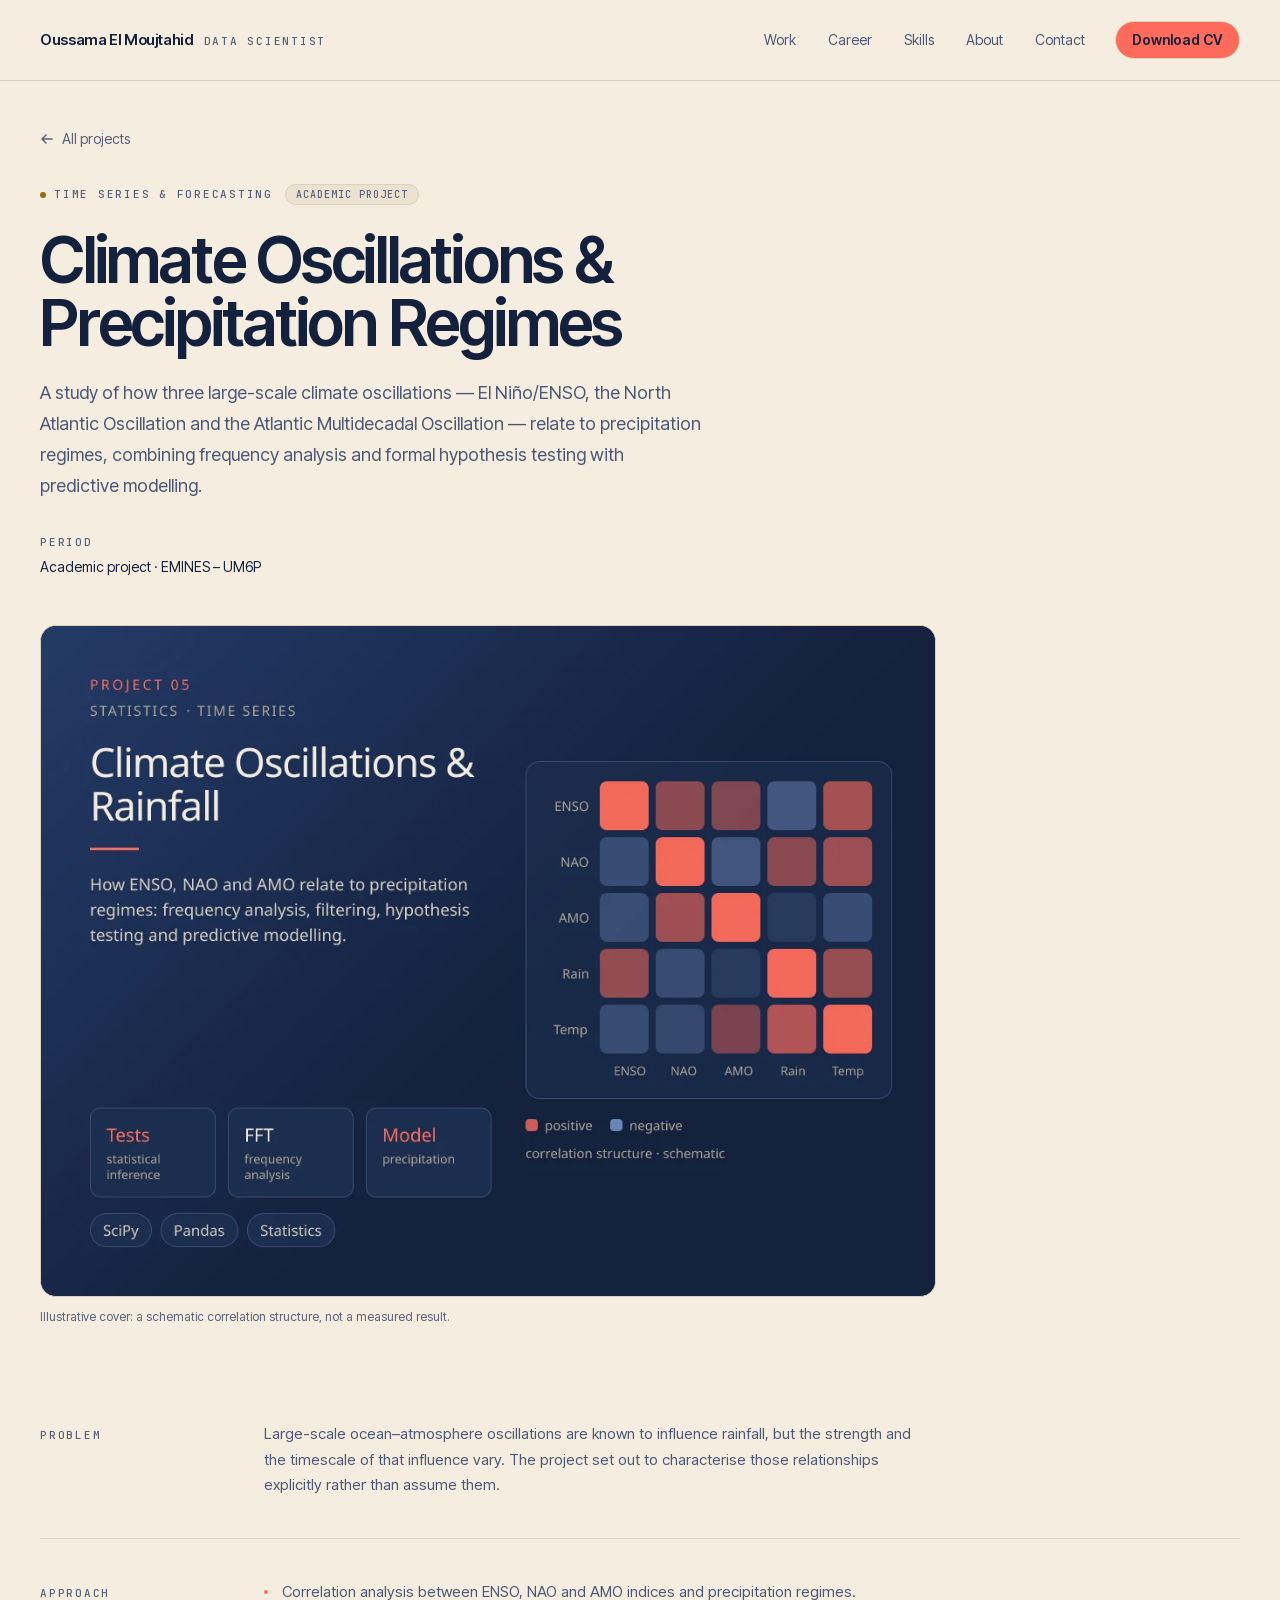
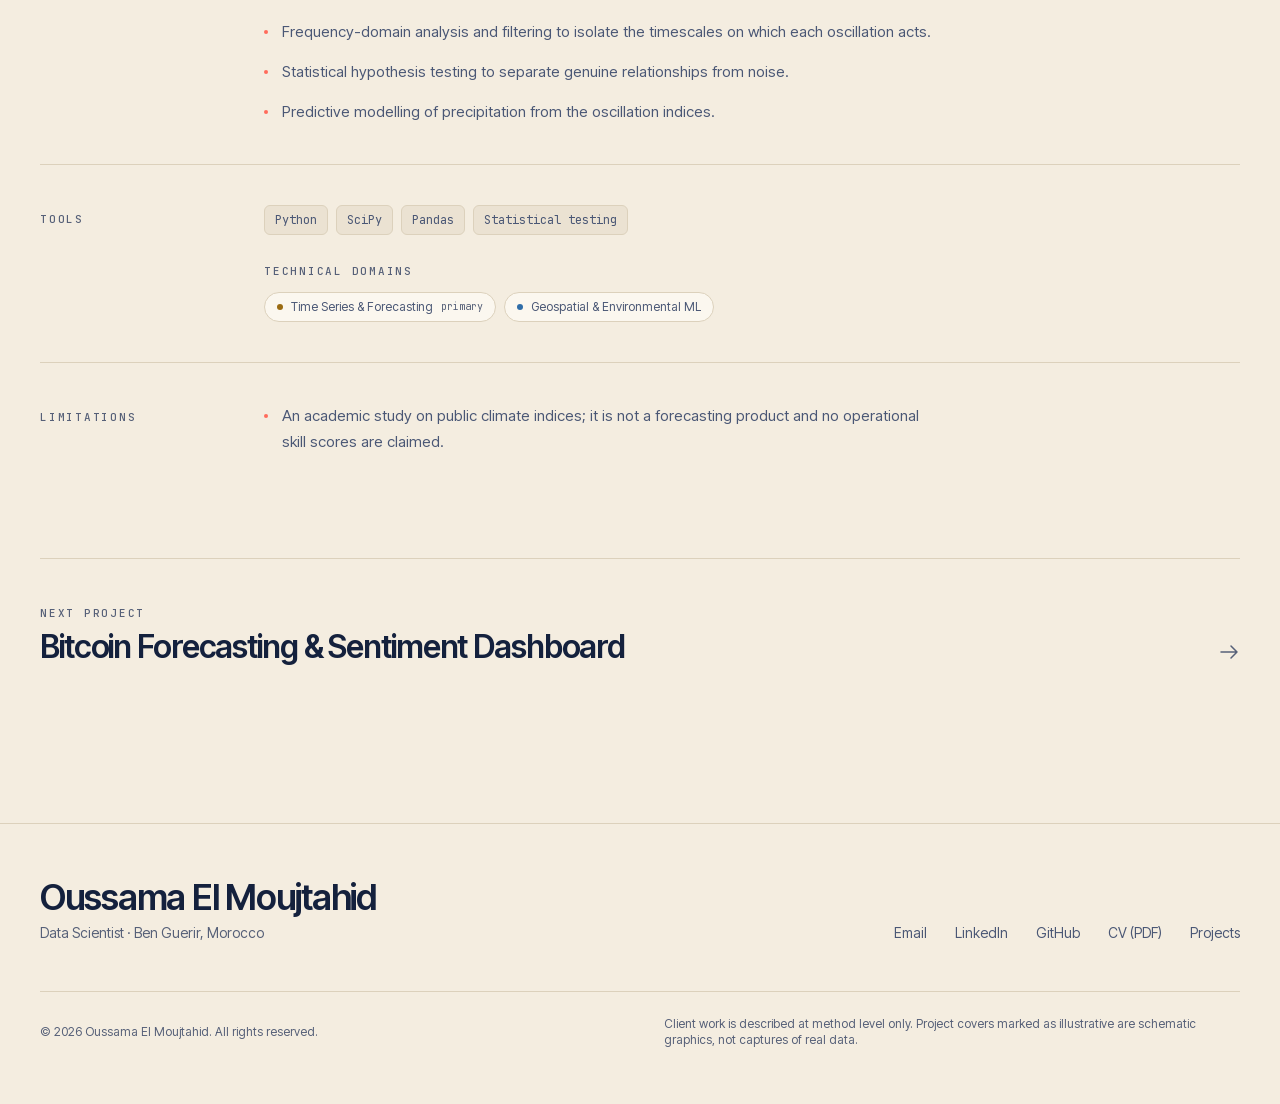
<file: projects/climate-rainfall/index.html>
<!DOCTYPE html><!--ZHJIyUnUTfwnxuco_ob3m--><html lang="en" class="__variable_727f1d __variable_ae301a __variable_4dc837"><head><meta charSet="utf-8"/><meta name="viewport" content="width=device-width, initial-scale=1"/><link rel="preload" as="image" href="/projects/climate-rainfall.webp"/><link rel="stylesheet" href="/_next/static/css/296efaaa642c0eaf.css" data-precedence="next"/><link rel="preload" as="script" fetchPriority="low" href="/_next/static/chunks/webpack-4057f44350c6282e.js"/><script src="/_next/static/chunks/4bd1b696-c023c6e3521b1417.js" async=""></script><script src="/_next/static/chunks/255-0e5ac6cd71b0e266.js" async=""></script><script src="/_next/static/chunks/main-app-26a39624944b7782.js" async=""></script><script src="/_next/static/chunks/619-ba102abea3e3d0e4.js" async=""></script><script src="/_next/static/chunks/app/layout-8b4e25a132548bba.js" async=""></script><script src="/_next/static/chunks/356-335c699cd4cf7b7b.js" async=""></script><script src="/_next/static/chunks/app/projects/%5Bslug%5D/page-f7b5abf701be7430.js" async=""></script><meta name="theme-color" content="#f4ede0"/><meta name="color-scheme" content="light"/><title>Climate Oscillations &amp; Precipitation Regimes — Oussama El Moujtahid</title><meta name="description" content="Correlating El Niño, NAO and AMO with rainfall through frequency analysis, statistical testing and predictive modelling."/><meta name="author" content="Oussama El Moujtahid"/><meta name="keywords" content="Data Scientist,Machine Learning,Computer Vision,LiDAR,Hyperspectral,Generative AI,Morocco"/><meta name="creator" content="Oussama El Moujtahid"/><meta name="robots" content="index, follow"/><link rel="canonical" href="https://oussamaem1.github.io/projects/climate-rainfall/"/><meta property="og:title" content="Climate Oscillations &amp; Precipitation Regimes"/><meta property="og:description" content="Correlating El Niño, NAO and AMO with rainfall through frequency analysis, statistical testing and predictive modelling."/><meta property="og:url" content="https://oussamaem1.github.io/projects/climate-rainfall/"/><meta property="og:image" content="https://oussamaem1.github.io/projects/climate-rainfall.webp"/><meta property="og:image:alt" content="Climate Oscillations &amp; Precipitation Regimes — cover"/><meta property="og:type" content="article"/><meta name="twitter:card" content="summary_large_image"/><meta name="twitter:title" content="Climate Oscillations &amp; Precipitation Regimes"/><meta name="twitter:description" content="Correlating El Niño, NAO and AMO with rainfall through frequency analysis, statistical testing and predictive modelling."/><meta name="twitter:image" content="https://oussamaem1.github.io/projects/climate-rainfall.webp"/><noscript><style>.reveal{opacity:1 !important;transform:none !important}</style></noscript><script src="/_next/static/chunks/polyfills-42372ed130431b0a.js" noModule=""></script></head><body class="min-h-screen antialiased"><div hidden=""><!--$--><!--/$--></div><a href="#main" class="sr-only focus:not-sr-only focus:fixed focus:left-4 focus:top-4 focus:z-[100] focus:rounded-full focus:border focus:border-coral-ink focus:bg-coral focus:px-5 focus:py-2.5 focus:text-sm focus:font-semibold focus:text-navy">Skip to content</a><header class="fixed inset-x-0 top-0 z-50 transition-colors duration-500 border-b border-transparent"><div class="mx-auto flex h-16 max-w-[1320px] items-center justify-between px-[var(--page-gutter)] md:h-20"><a class="group flex items-baseline gap-2.5 rounded-sm" href="/"><span class="text-[0.9375rem] font-semibold tracking-tight text-navy">Oussama El Moujtahid</span><span class="label-mono hidden text-muted transition-colors group-hover:text-coral-ink sm:inline">Data Scientist</span></a><nav aria-label="Primary" class="hidden items-center gap-1 md:flex"><a class="rounded-full px-3.5 py-2 text-sm text-body transition-colors hover:text-navy" href="/#work">Work</a><a class="rounded-full px-3.5 py-2 text-sm text-body transition-colors hover:text-navy" href="/#career">Career</a><a class="rounded-full px-3.5 py-2 text-sm text-body transition-colors hover:text-navy" href="/#skills">Skills</a><a class="rounded-full px-3.5 py-2 text-sm text-body transition-colors hover:text-navy" href="/#about">About</a><a class="rounded-full px-3.5 py-2 text-sm text-body transition-colors hover:text-navy" href="/#contact">Contact</a><a href="/cv/Oussama-El-Moujtahid-CV.pdf" download="Oussama-El-Moujtahid-CV.pdf" class="ml-3 rounded-full border border-coral-ink bg-coral px-4 py-2 text-sm font-semibold text-navy transition-transform duration-300 hover:-translate-y-0.5">Download CV</a></nav><button type="button" aria-expanded="false" aria-controls="mobile-nav" class="-mr-2 inline-flex h-10 w-10 items-center justify-center rounded-full text-navy md:hidden"><span class="sr-only">Open menu</span><svg width="20" height="20" viewBox="0 0 20 20" aria-hidden="true"><path d="M3 6 H17 M3 14 H17" stroke="currentColor" stroke-width="1.6" stroke-linecap="round" fill="none"></path></svg></button></div></header><main id="main"><article class="pb-16 pt-28 md:pt-32"><div class="mx-auto w-full max-w-[1320px] px-[var(--page-gutter)] "><a class="group inline-flex items-center gap-2 text-sm text-muted transition-colors hover:text-coral-ink" href="/#work"><svg width="14" height="14" viewBox="0 0 14 14" fill="none" aria-hidden="true" class="transition-transform duration-300 group-hover:-translate-x-1"><path d="M12 7H2m4-4L2 7l4 4" stroke="currentColor" stroke-width="1.5" stroke-linecap="round" stroke-linejoin="round"></path></svg>All projects</a><header class="mt-8 max-w-4xl"><div class="flex flex-wrap items-center gap-x-3 gap-y-2"><span class="flex items-center gap-2"><span class="h-1.5 w-1.5 rounded-full" style="background-color:#9A6B12" aria-hidden="true"></span><span class="label-mono text-muted">Time Series &amp; Forecasting</span></span><span class="inline-flex items-center rounded-full border px-2.5 py-0.5 font-mono text-[0.625rem] font-medium uppercase tracking-[0.1em] border-cream-400 bg-cream-200 text-muted ">Academic project</span></div><h1 class="display mt-6 text-[2.25rem] text-navy sm:text-[3.25rem] lg:text-[4rem]">Climate Oscillations &amp; Precipitation Regimes</h1><p class="prose-body mt-6 max-w-2xl text-lg">A study of how three large-scale climate oscillations — El Niño/ENSO, the North Atlantic Oscillation and the Atlantic Multidecadal Oscillation — relate to precipitation regimes, combining frequency analysis and formal hypothesis testing with predictive modelling.</p><dl class="mt-8 flex flex-wrap gap-x-10 gap-y-4"><div><dt class="label-mono text-muted">Period</dt><dd class="mt-1.5 text-sm text-navy">Academic project · EMINES – UM6P</dd></div></dl></header><figure class="mt-12 max-w-4xl"><div class="relative aspect-[4/3] w-full overflow-hidden rounded-2xl border border-cream-300 bg-navy"><img alt="Illustrative cover for Climate Oscillations &amp; Precipitation Regimes" decoding="async" data-nimg="fill" class="object-cover transition-transform duration-[900ms] ease-[cubic-bezier(0.16,1,0.3,1)] group-hover:scale-[1.035]" style="position:absolute;height:100%;width:100%;left:0;top:0;right:0;bottom:0;color:transparent" src="/projects/climate-rainfall.webp"/></div><figcaption class="mt-3 text-xs text-muted">Illustrative cover: a schematic correlation structure, not a measured result.</figcaption></figure><div class="mt-14"><section class="reveal border-t border-cream-300 py-10 first:border-t-0" data-visible="false" style="--reveal-delay:0ms"><div class="grid grid-cols-1 gap-x-12 gap-y-4 md:grid-cols-[11rem_1fr]"><h2 class="label-mono pt-1.5 text-muted">Problem</h2><div class="max-w-2xl"><p class="prose-body text-[0.9375rem]">Large-scale ocean–atmosphere oscillations are known to influence rainfall, but the strength and the timescale of that influence vary. The project set out to characterise those relationships explicitly rather than assume them.</p></div></div></section><section class="reveal border-t border-cream-300 py-10 first:border-t-0" data-visible="false" style="--reveal-delay:0ms"><div class="grid grid-cols-1 gap-x-12 gap-y-4 md:grid-cols-[11rem_1fr]"><h2 class="label-mono pt-1.5 text-muted">Approach</h2><div class="max-w-2xl"><ul class="space-y-3.5"><li class="flex gap-3.5"><span class="mt-[0.6875rem] h-1 w-1 shrink-0 rounded-full bg-coral" aria-hidden="true"></span><span class="prose-body text-[0.9375rem]">Correlation analysis between ENSO, NAO and AMO indices and precipitation regimes.</span></li><li class="flex gap-3.5"><span class="mt-[0.6875rem] h-1 w-1 shrink-0 rounded-full bg-coral" aria-hidden="true"></span><span class="prose-body text-[0.9375rem]">Frequency-domain analysis and filtering to isolate the timescales on which each oscillation acts.</span></li><li class="flex gap-3.5"><span class="mt-[0.6875rem] h-1 w-1 shrink-0 rounded-full bg-coral" aria-hidden="true"></span><span class="prose-body text-[0.9375rem]">Statistical hypothesis testing to separate genuine relationships from noise.</span></li><li class="flex gap-3.5"><span class="mt-[0.6875rem] h-1 w-1 shrink-0 rounded-full bg-coral" aria-hidden="true"></span><span class="prose-body text-[0.9375rem]">Predictive modelling of precipitation from the oscillation indices.</span></li></ul></div></div></section><section class="reveal border-t border-cream-300 py-10 first:border-t-0" data-visible="false" style="--reveal-delay:0ms"><div class="grid grid-cols-1 gap-x-12 gap-y-4 md:grid-cols-[11rem_1fr]"><h2 class="label-mono pt-1.5 text-muted">Tools</h2><div class="max-w-2xl"><ul class="flex flex-wrap gap-2"><li class="rounded-md border border-cream-400 bg-cream-200 px-2.5 py-1.5 font-mono text-xs text-body">Python</li><li class="rounded-md border border-cream-400 bg-cream-200 px-2.5 py-1.5 font-mono text-xs text-body">SciPy</li><li class="rounded-md border border-cream-400 bg-cream-200 px-2.5 py-1.5 font-mono text-xs text-body">Pandas</li><li class="rounded-md border border-cream-400 bg-cream-200 px-2.5 py-1.5 font-mono text-xs text-body">Statistical testing</li></ul><div class="mt-7"><p class="label-mono text-muted">Technical domains</p><div class="mt-3 flex flex-wrap gap-2"><span class="inline-flex items-center gap-2 rounded-full border border-cream-400 bg-cream-50 px-3 py-1.5 text-xs text-body"><span class="h-1.5 w-1.5 rounded-full" style="background-color:#9A6B12" aria-hidden="true"></span>Time Series &amp; Forecasting<span class="font-mono text-[0.625rem] text-muted">primary</span></span><span class="inline-flex items-center gap-2 rounded-full border border-cream-400 bg-cream-50 px-3 py-1.5 text-xs text-body"><span class="h-1.5 w-1.5 rounded-full" style="background-color:#2F6DA8" aria-hidden="true"></span>Geospatial &amp; Environmental ML</span></div></div></div></div></section><section class="reveal border-t border-cream-300 py-10 first:border-t-0" data-visible="false" style="--reveal-delay:0ms"><div class="grid grid-cols-1 gap-x-12 gap-y-4 md:grid-cols-[11rem_1fr]"><h2 class="label-mono pt-1.5 text-muted">Limitations</h2><div class="max-w-2xl"><ul class="space-y-3.5"><li class="flex gap-3.5"><span class="mt-[0.6875rem] h-1 w-1 shrink-0 rounded-full bg-coral" aria-hidden="true"></span><span class="prose-body text-[0.9375rem]">An academic study on public climate indices; it is not a forecasting product and no operational skill scores are claimed.</span></li></ul></div></div></section></div><div class="reveal " data-visible="false" style="--reveal-delay:0ms"><nav aria-label="Project navigation" class="mt-16 border-t border-cream-300 pt-10"><a class="group flex flex-col gap-3 sm:flex-row sm:items-end sm:justify-between" href="/projects/bitcoin-forecasting/"><span><span class="label-mono text-muted">Next project</span><span class="display mt-2 block text-2xl text-navy transition-colors group-hover:text-coral-ink md:text-[2rem]">Bitcoin Forecasting &amp; Sentiment Dashboard</span></span><svg width="22" height="22" viewBox="0 0 22 22" fill="none" aria-hidden="true" class="shrink-0 text-muted transition-all duration-500 ease-[cubic-bezier(0.16,1,0.3,1)] group-hover:translate-x-1.5 group-hover:text-coral-ink"><path d="M3 11h16m-6-6 6 6-6 6" stroke="currentColor" stroke-width="1.5" stroke-linecap="round" stroke-linejoin="round"></path></svg></a></nav></div></div></article><!--$--><!--/$--></main><footer class="hairline mt-24 bg-cream"><div class="mx-auto max-w-[1320px] px-[var(--page-gutter)] py-14"><div class="flex flex-col gap-10 md:flex-row md:items-end md:justify-between"><div><p class="display text-3xl text-navy md:text-4xl">Oussama El Moujtahid</p><p class="mt-2 text-sm text-muted">Data Scientist<!-- --> · <!-- -->Ben Guerir, Morocco</p></div><nav aria-label="Footer" class="flex flex-wrap gap-x-7 gap-y-3"><a href="mailto:oussama.elmoujtahid@emines.um6p.ma" class="text-sm text-body transition-colors hover:text-coral-ink">Email</a><a href="https://www.linkedin.com/in/oussama-elmoujtahid" target="_blank" rel="noopener noreferrer" aria-label="LinkedIn profile (opens in a new tab)" class="text-sm text-body transition-colors hover:text-coral-ink">LinkedIn</a><a href="https://github.com/Oussamaem1" target="_blank" rel="noopener noreferrer" aria-label="GitHub profile (opens in a new tab)" class="text-sm text-body transition-colors hover:text-coral-ink">GitHub</a><a href="/cv/Oussama-El-Moujtahid-CV.pdf" download="Oussama-El-Moujtahid-CV.pdf" class="text-sm text-body transition-colors hover:text-coral-ink">CV (PDF)</a><a class="text-sm text-body transition-colors hover:text-coral-ink" href="/#work">Projects</a></nav></div><div class="hairline mt-12 flex flex-col gap-3 pt-6 text-xs text-muted sm:flex-row sm:items-center sm:justify-between"><p>© <!-- -->2026<!-- --> <!-- -->Oussama El Moujtahid<!-- -->. All rights reserved.</p><p class="max-w-xl">Client work is described at method level only. Project covers marked as illustrative are schematic graphics, not captures of real data.</p></div></div></footer><script src="/_next/static/chunks/webpack-4057f44350c6282e.js" id="_R_" async=""></script><script>(self.__next_f=self.__next_f||[]).push([0])</script><script>self.__next_f.push([1,"1:\"$Sreact.fragment\"\n2:I[5727,[\"619\",\"static/chunks/619-ba102abea3e3d0e4.js\",\"177\",\"static/chunks/app/layout-8b4e25a132548bba.js\"],\"SiteHeader\"]\n3:I[9766,[],\"\"]\n4:I[8924,[],\"\"]\n5:I[2619,[\"619\",\"static/chunks/619-ba102abea3e3d0e4.js\",\"356\",\"static/chunks/356-335c699cd4cf7b7b.js\",\"419\",\"static/chunks/app/projects/%5Bslug%5D/page-f7b5abf701be7430.js\"],\"\"]\na:I[7150,[],\"\"]\n:HL[\"/_next/static/css/296efaaa642c0eaf.css\",\"style\"]\n"])</script><script>self.__next_f.push([1,"0:{\"P\":null,\"b\":\"ZHJIyUnUTfwnxuco_ob3m\",\"p\":\"\",\"c\":[\"\",\"projects\",\"climate-rainfall\",\"\"],\"i\":false,\"f\":[[[\"\",{\"children\":[\"projects\",{\"children\":[[\"slug\",\"climate-rainfall\",\"d\"],{\"children\":[\"__PAGE__\",{}]}]}]},\"$undefined\",\"$undefined\",true],[\"\",[\"$\",\"$1\",\"c\",{\"children\":[[[\"$\",\"link\",\"0\",{\"rel\":\"stylesheet\",\"href\":\"/_next/static/css/296efaaa642c0eaf.css\",\"precedence\":\"next\",\"crossOrigin\":\"$undefined\",\"nonce\":\"$undefined\"}]],[\"$\",\"html\",null,{\"lang\":\"en\",\"className\":\"__variable_727f1d __variable_ae301a __variable_4dc837\",\"children\":[[\"$\",\"head\",null,{\"children\":[\"$\",\"noscript\",null,{\"children\":[\"$\",\"style\",null,{\"children\":\".reveal{opacity:1 !important;transform:none !important}\"}]}]}],[\"$\",\"body\",null,{\"className\":\"min-h-screen antialiased\",\"children\":[[\"$\",\"a\",null,{\"href\":\"#main\",\"className\":\"sr-only focus:not-sr-only focus:fixed focus:left-4 focus:top-4 focus:z-[100] focus:rounded-full focus:border focus:border-coral-ink focus:bg-coral focus:px-5 focus:py-2.5 focus:text-sm focus:font-semibold focus:text-navy\",\"children\":\"Skip to content\"}],[\"$\",\"$L2\",null,{}],[\"$\",\"main\",null,{\"id\":\"main\",\"children\":[\"$\",\"$L3\",null,{\"parallelRouterKey\":\"children\",\"error\":\"$undefined\",\"errorStyles\":\"$undefined\",\"errorScripts\":\"$undefined\",\"template\":[\"$\",\"$L4\",null,{}],\"templateStyles\":\"$undefined\",\"templateScripts\":\"$undefined\",\"notFound\":[[\"$\",\"div\",null,{\"className\":\"mx-auto w-full max-w-[1320px] px-[var(--page-gutter)] flex min-h-[70vh] flex-col justify-center py-32\",\"children\":[[\"$\",\"p\",null,{\"className\":\"label-mono text-coral-ink\",\"children\":\"404\"}],[\"$\",\"h1\",null,{\"className\":\"display mt-5 text-[2.5rem] text-navy sm:text-[4rem]\",\"children\":\"Page not found\"}],[\"$\",\"p\",null,{\"className\":\"prose-body mt-5 max-w-md\",\"children\":\"That page does not exist. The projects are all reachable from the work section on the home page.\"}],[\"$\",\"div\",null,{\"className\":\"mt-9 flex flex-wrap gap-3\",\"children\":[[\"$\",\"$L5\",null,{\"href\":\"/\",\"className\":\"rounded-full border border-coral-ink bg-coral px-6 py-3.5 text-sm font-semibold text-navy transition-transform duration-300 hover:-translate-y-0.5\",\"children\":\"Back home\"}],[\"$\",\"$L5\",null,{\"href\":\"/#work\",\"className\":\"rounded-full border border-cream-500 px-6 py-3.5 text-sm font-medium text-navy transition-colors hover:border-navy-600\",\"children\":\"See projects\"}]]}]]}],[]],\"forbidden\":\"$undefined\",\"unauthorized\":\"$undefined\"}]}],[\"$\",\"footer\",null,{\"className\":\"hairline mt-24 bg-cream\",\"children\":[\"$\",\"div\",null,{\"className\":\"mx-auto max-w-[1320px] px-[var(--page-gutter)] py-14\",\"children\":[[\"$\",\"div\",null,{\"className\":\"flex flex-col gap-10 md:flex-row md:items-end md:justify-between\",\"children\":[[\"$\",\"div\",null,{\"children\":[[\"$\",\"p\",null,{\"className\":\"display text-3xl text-navy md:text-4xl\",\"children\":\"Oussama El Moujtahid\"}],[\"$\",\"p\",null,{\"className\":\"mt-2 text-sm text-muted\",\"children\":[\"Data Scientist\",\" · \",\"Ben Guerir, Morocco\"]}]]}],[\"$\",\"nav\",null,{\"aria-label\":\"Footer\",\"className\":\"flex flex-wrap gap-x-7 gap-y-3\",\"children\":[[\"$\",\"a\",null,{\"href\":\"mailto:oussama.elmoujtahid@emines.um6p.ma\",\"className\":\"text-sm text-body transition-colors hover:text-coral-ink\",\"children\":\"Email\"}],[\"$\",\"a\",null,{\"href\":\"https://www.linkedin.com/in/oussama-elmoujtahid\",\"target\":\"_blank\",\"rel\":\"noopener noreferrer\",\"aria-label\":\"LinkedIn profile (opens in a new tab)\",\"className\":\"text-sm text-body transition-colors hover:text-coral-ink\",\"children\":\"LinkedIn\"}],[\"$\",\"a\",null,{\"href\":\"https://github.com/Oussamaem1\",\"target\":\"_blank\",\"rel\":\"noopener noreferrer\",\"aria-label\":\"GitHub profile (opens in a new tab)\",\"className\":\"text-sm text-body transition-colors hover:text-coral-ink\",\"children\":\"GitHub\"}],[\"$\",\"a\",null,{\"href\":\"/cv/Oussama-El-Moujtahid-CV.pdf\",\"download\":\"Oussama-El-Moujtahid-CV.pdf\",\"className\":\"text-sm text-body transition-colors hover:text-coral-ink\",\"children\":\"CV (PDF)\"}],[\"$\",\"$L5\",null,{\"href\":\"/#work\",\"className\":\"text-sm text-body transition-colors hover:text-coral-ink\",\"children\":\"Projects\"}]]}]]}],[\"$\",\"div\",null,{\"className\":\"hairline mt-12 flex flex-col gap-3 pt-6 text-xs text-muted sm:flex-row sm:items-center sm:justify-between\",\"children\":[[\"$\",\"p\",null,{\"children\":[\"© \",2026,\" \",\"Oussama El Moujtahid\",\". All rights reserved.\"]}],[\"$\",\"p\",null,{\"className\":\"max-w-xl\",\"children\":\"Client work is described at method level only. Project covers marked as illustrative are schematic graphics, not captures of real data.\"}]]}]]}]}]]}]]}]]}],{\"children\":[\"projects\",\"$L6\",{\"children\":[[\"slug\",\"climate-rainfall\",\"d\"],\"$L7\",{\"children\":[\"__PAGE__\",\"$L8\",{},null,false]},null,false]},null,false]},null,false],\"$L9\",false]],\"m\":\"$undefined\",\"G\":[\"$a\",[]],\"s\":false,\"S\":true}\n"])</script><script>self.__next_f.push([1,"c:I[4431,[],\"OutletBoundary\"]\ne:I[5278,[],\"AsyncMetadataOutlet\"]\n10:I[4431,[],\"ViewportBoundary\"]\n12:I[4431,[],\"MetadataBoundary\"]\n13:\"$Sreact.suspense\"\n6:[\"$\",\"$1\",\"c\",{\"children\":[null,[\"$\",\"$L3\",null,{\"parallelRouterKey\":\"children\",\"error\":\"$undefined\",\"errorStyles\":\"$undefined\",\"errorScripts\":\"$undefined\",\"template\":[\"$\",\"$L4\",null,{}],\"templateStyles\":\"$undefined\",\"templateScripts\":\"$undefined\",\"notFound\":\"$undefined\",\"forbidden\":\"$undefined\",\"unauthorized\":\"$undefined\"}]]}]\n7:[\"$\",\"$1\",\"c\",{\"children\":[null,[\"$\",\"$L3\",null,{\"parallelRouterKey\":\"children\",\"error\":\"$undefined\",\"errorStyles\":\"$undefined\",\"errorScripts\":\"$undefined\",\"template\":[\"$\",\"$L4\",null,{}],\"templateStyles\":\"$undefined\",\"templateScripts\":\"$undefined\",\"notFound\":\"$undefined\",\"forbidden\":\"$undefined\",\"unauthorized\":\"$undefined\"}]]}]\n8:[\"$\",\"$1\",\"c\",{\"children\":[\"$Lb\",null,[\"$\",\"$Lc\",null,{\"children\":[\"$Ld\",[\"$\",\"$Le\",null,{\"promise\":\"$@f\"}]]}]]}]\n9:[\"$\",\"$1\",\"h\",{\"children\":[null,[[\"$\",\"$L10\",null,{\"children\":\"$L11\"}],null],[\"$\",\"$L12\",null,{\"children\":[\"$\",\"div\",null,{\"hidden\":true,\"children\":[\"$\",\"$13\",null,{\"fallback\":null,\"children\":\"$L14\"}]}]}]]}]\n"])</script><script>self.__next_f.push([1,"15:I[1356,[\"619\",\"static/chunks/619-ba102abea3e3d0e4.js\",\"356\",\"static/chunks/356-335c699cd4cf7b7b.js\",\"419\",\"static/chunks/app/projects/%5Bslug%5D/page-f7b5abf701be7430.js\"],\"Image\"]\n16:I[4085,[\"619\",\"static/chunks/619-ba102abea3e3d0e4.js\",\"356\",\"static/chunks/356-335c699cd4cf7b7b.js\",\"419\",\"static/chunks/app/projects/%5Bslug%5D/page-f7b5abf701be7430.js\"],\"Reveal\"]\n"])</script><script>self.__next_f.push([1,"b:[\"$\",\"article\",null,{\"className\":\"pb-16 pt-28 md:pt-32\",\"children\":[\"$\",\"div\",null,{\"className\":\"mx-auto w-full max-w-[1320px] px-[var(--page-gutter)] \",\"children\":[[\"$\",\"$L5\",null,{\"href\":\"/#work\",\"className\":\"group inline-flex items-center gap-2 text-sm text-muted transition-colors hover:text-coral-ink\",\"children\":[[\"$\",\"svg\",null,{\"width\":\"14\",\"height\":\"14\",\"viewBox\":\"0 0 14 14\",\"fill\":\"none\",\"aria-hidden\":\"true\",\"className\":\"transition-transform duration-300 group-hover:-translate-x-1\",\"children\":[\"$\",\"path\",null,{\"d\":\"M12 7H2m4-4L2 7l4 4\",\"stroke\":\"currentColor\",\"strokeWidth\":\"1.5\",\"strokeLinecap\":\"round\",\"strokeLinejoin\":\"round\"}]}],\"All projects\"]}],[\"$\",\"header\",null,{\"className\":\"mt-8 max-w-4xl\",\"children\":[[\"$\",\"div\",null,{\"className\":\"flex flex-wrap items-center gap-x-3 gap-y-2\",\"children\":[[\"$\",\"span\",null,{\"className\":\"flex items-center gap-2\",\"children\":[[\"$\",\"span\",null,{\"className\":\"h-1.5 w-1.5 rounded-full\",\"style\":{\"backgroundColor\":\"#9A6B12\"},\"aria-hidden\":\"true\"}],[\"$\",\"span\",null,{\"className\":\"label-mono text-muted\",\"children\":\"Time Series \u0026 Forecasting\"}]]}],[\"$\",\"span\",null,{\"className\":\"inline-flex items-center rounded-full border px-2.5 py-0.5 font-mono text-[0.625rem] font-medium uppercase tracking-[0.1em] border-cream-400 bg-cream-200 text-muted \",\"children\":\"Academic project\"}]]}],[\"$\",\"h1\",null,{\"className\":\"display mt-6 text-[2.25rem] text-navy sm:text-[3.25rem] lg:text-[4rem]\",\"children\":\"Climate Oscillations \u0026 Precipitation Regimes\"}],[\"$\",\"p\",null,{\"className\":\"prose-body mt-6 max-w-2xl text-lg\",\"children\":\"A study of how three large-scale climate oscillations — El Niño/ENSO, the North Atlantic Oscillation and the Atlantic Multidecadal Oscillation — relate to precipitation regimes, combining frequency analysis and formal hypothesis testing with predictive modelling.\"}],[\"$\",\"dl\",null,{\"className\":\"mt-8 flex flex-wrap gap-x-10 gap-y-4\",\"children\":[\"$undefined\",[\"$\",\"div\",null,{\"children\":[[\"$\",\"dt\",null,{\"className\":\"label-mono text-muted\",\"children\":\"Period\"}],[\"$\",\"dd\",null,{\"className\":\"mt-1.5 text-sm text-navy\",\"children\":\"Academic project · EMINES – UM6P\"}]]}],\"$undefined\"]}]]}],[\"$\",\"figure\",null,{\"className\":\"mt-12 max-w-4xl\",\"children\":[[\"$\",\"div\",null,{\"className\":\"relative aspect-[4/3] w-full overflow-hidden rounded-2xl border border-cream-300 bg-navy\",\"children\":[\"$\",\"$L15\",null,{\"src\":\"/projects/climate-rainfall.webp\",\"alt\":\"Illustrative cover for Climate Oscillations \u0026 Precipitation Regimes\",\"fill\":true,\"sizes\":\"(max-width: 896px) 100vw, 896px\",\"priority\":true,\"loading\":\"$undefined\",\"className\":\"object-cover transition-transform duration-[900ms] ease-[cubic-bezier(0.16,1,0.3,1)] group-hover:scale-[1.035]\"}]}],[\"$\",\"figcaption\",null,{\"className\":\"mt-3 text-xs text-muted\",\"children\":\"Illustrative cover: a schematic correlation structure, not a measured result.\"}]]}],\"$undefined\",[\"$\",\"div\",null,{\"className\":\"mt-14\",\"children\":[[\"$\",\"$L16\",null,{\"as\":\"section\",\"className\":\"border-t border-cream-300 py-10 first:border-t-0\",\"children\":[\"$\",\"div\",null,{\"className\":\"grid grid-cols-1 gap-x-12 gap-y-4 md:grid-cols-[11rem_1fr]\",\"children\":[[\"$\",\"h2\",null,{\"className\":\"label-mono pt-1.5 text-muted\",\"children\":\"Problem\"}],[\"$\",\"div\",null,{\"className\":\"max-w-2xl\",\"children\":[\"$\",\"p\",null,{\"className\":\"prose-body text-[0.9375rem]\",\"children\":\"Large-scale ocean–atmosphere oscillations are known to influence rainfall, but the strength and the timescale of that influence vary. The project set out to characterise those relationships explicitly rather than assume them.\"}]}]]}]}],\"$undefined\",\"$undefined\",[\"$\",\"$L16\",null,{\"as\":\"section\",\"className\":\"border-t border-cream-300 py-10 first:border-t-0\",\"children\":[\"$\",\"div\",null,{\"className\":\"grid grid-cols-1 gap-x-12 gap-y-4 md:grid-cols-[11rem_1fr]\",\"children\":[[\"$\",\"h2\",null,{\"className\":\"label-mono pt-1.5 text-muted\",\"children\":\"Approach\"}],[\"$\",\"div\",null,{\"className\":\"max-w-2xl\",\"children\":[\"$\",\"ul\",null,{\"className\":\"space-y-3.5\",\"children\":[[\"$\",\"li\",\"Correlation analysis between ENSO, NAO and AMO indices and precipitation regimes.\",{\"className\":\"flex gap-3.5\",\"children\":[\"$L17\",\"$L18\"]}],\"$L19\",\"$L1a\",\"$L1b\"]}]}]]}]}],\"$L1c\",\"$undefined\",\"$undefined\",\"$L1d\",\"$undefined\"]}],\"$L1e\"]}]}]\n"])</script><script>self.__next_f.push([1,"17:[\"$\",\"span\",null,{\"className\":\"mt-[0.6875rem] h-1 w-1 shrink-0 rounded-full bg-coral\",\"aria-hidden\":\"true\"}]\n18:[\"$\",\"span\",null,{\"className\":\"prose-body text-[0.9375rem]\",\"children\":\"Correlation analysis between ENSO, NAO and AMO indices and precipitation regimes.\"}]\n19:[\"$\",\"li\",\"Frequency-domain analysis and filtering to isolate the timescales on which each oscillation acts.\",{\"className\":\"flex gap-3.5\",\"children\":[[\"$\",\"span\",null,{\"className\":\"mt-[0.6875rem] h-1 w-1 shrink-0 rounded-full bg-coral\",\"aria-hidden\":\"true\"}],[\"$\",\"span\",null,{\"className\":\"prose-body text-[0.9375rem]\",\"children\":\"Frequency-domain analysis and filtering to isolate the timescales on which each oscillation acts.\"}]]}]\n1a:[\"$\",\"li\",\"Statistical hypothesis testing to separate genuine relationships from noise.\",{\"className\":\"flex gap-3.5\",\"children\":[[\"$\",\"span\",null,{\"className\":\"mt-[0.6875rem] h-1 w-1 shrink-0 rounded-full bg-coral\",\"aria-hidden\":\"true\"}],[\"$\",\"span\",null,{\"className\":\"prose-body text-[0.9375rem]\",\"children\":\"Statistical hypothesis testing to separate genuine relationships from noise.\"}]]}]\n1b:[\"$\",\"li\",\"Predictive modelling of precipitation from the oscillation indices.\",{\"className\":\"flex gap-3.5\",\"children\":[[\"$\",\"span\",null,{\"className\":\"mt-[0.6875rem] h-1 w-1 shrink-0 rounded-full bg-coral\",\"aria-hidden\":\"true\"}],[\"$\",\"span\",null,{\"className\":\"prose-body text-[0.9375rem]\",\"children\":\"Predictive modelling of precipitation from the oscillation indices.\"}]]}]\n"])</script><script>self.__next_f.push([1,"1c:[\"$\",\"$L16\",null,{\"as\":\"section\",\"className\":\"border-t border-cream-300 py-10 first:border-t-0\",\"children\":[\"$\",\"div\",null,{\"className\":\"grid grid-cols-1 gap-x-12 gap-y-4 md:grid-cols-[11rem_1fr]\",\"children\":[[\"$\",\"h2\",null,{\"className\":\"label-mono pt-1.5 text-muted\",\"children\":\"Tools\"}],[\"$\",\"div\",null,{\"className\":\"max-w-2xl\",\"children\":[[\"$\",\"ul\",null,{\"className\":\"flex flex-wrap gap-2\",\"children\":[[\"$\",\"li\",\"Python\",{\"className\":\"rounded-md border border-cream-400 bg-cream-200 px-2.5 py-1.5 font-mono text-xs text-body\",\"children\":\"Python\"}],[\"$\",\"li\",\"SciPy\",{\"className\":\"rounded-md border border-cream-400 bg-cream-200 px-2.5 py-1.5 font-mono text-xs text-body\",\"children\":\"SciPy\"}],[\"$\",\"li\",\"Pandas\",{\"className\":\"rounded-md border border-cream-400 bg-cream-200 px-2.5 py-1.5 font-mono text-xs text-body\",\"children\":\"Pandas\"}],[\"$\",\"li\",\"Statistical testing\",{\"className\":\"rounded-md border border-cream-400 bg-cream-200 px-2.5 py-1.5 font-mono text-xs text-body\",\"children\":\"Statistical testing\"}]]}],[\"$\",\"div\",null,{\"className\":\"mt-7\",\"children\":[[\"$\",\"p\",null,{\"className\":\"label-mono text-muted\",\"children\":\"Technical domains\"}],[\"$\",\"div\",null,{\"className\":\"mt-3 flex flex-wrap gap-2\",\"children\":[[\"$\",\"span\",\"time-series\",{\"className\":\"inline-flex items-center gap-2 rounded-full border border-cream-400 bg-cream-50 px-3 py-1.5 text-xs text-body\",\"children\":[[\"$\",\"span\",null,{\"className\":\"h-1.5 w-1.5 rounded-full\",\"style\":{\"backgroundColor\":\"#9A6B12\"},\"aria-hidden\":\"true\"}],\"Time Series \u0026 Forecasting\",[\"$\",\"span\",null,{\"className\":\"font-mono text-[0.625rem] text-muted\",\"children\":\"primary\"}]]}],[\"$\",\"span\",\"geospatial-env\",{\"className\":\"inline-flex items-center gap-2 rounded-full border border-cream-400 bg-cream-50 px-3 py-1.5 text-xs text-body\",\"children\":[[\"$\",\"span\",null,{\"className\":\"h-1.5 w-1.5 rounded-full\",\"style\":{\"backgroundColor\":\"#2F6DA8\"},\"aria-hidden\":\"true\"}],\"Geospatial \u0026 Environmental ML\",false]}]]}]]}]]}]]}]}]\n"])</script><script>self.__next_f.push([1,"1d:[\"$\",\"$L16\",null,{\"as\":\"section\",\"className\":\"border-t border-cream-300 py-10 first:border-t-0\",\"children\":[\"$\",\"div\",null,{\"className\":\"grid grid-cols-1 gap-x-12 gap-y-4 md:grid-cols-[11rem_1fr]\",\"children\":[[\"$\",\"h2\",null,{\"className\":\"label-mono pt-1.5 text-muted\",\"children\":\"Limitations\"}],[\"$\",\"div\",null,{\"className\":\"max-w-2xl\",\"children\":[\"$\",\"ul\",null,{\"className\":\"space-y-3.5\",\"children\":[[\"$\",\"li\",\"An academic study on public climate indices; it is not a forecasting product and no operational skill scores are claimed.\",{\"className\":\"flex gap-3.5\",\"children\":[[\"$\",\"span\",null,{\"className\":\"mt-[0.6875rem] h-1 w-1 shrink-0 rounded-full bg-coral\",\"aria-hidden\":\"true\"}],[\"$\",\"span\",null,{\"className\":\"prose-body text-[0.9375rem]\",\"children\":\"An academic study on public climate indices; it is not a forecasting product and no operational skill scores are claimed.\"}]]}]]}]}]]}]}]\n"])</script><script>self.__next_f.push([1,"1e:[\"$\",\"$L16\",null,{\"children\":[\"$\",\"nav\",null,{\"aria-label\":\"Project navigation\",\"className\":\"mt-16 border-t border-cream-300 pt-10\",\"children\":[\"$\",\"$L5\",null,{\"href\":\"/projects/bitcoin-forecasting\",\"className\":\"group flex flex-col gap-3 sm:flex-row sm:items-end sm:justify-between\",\"children\":[[\"$\",\"span\",null,{\"children\":[[\"$\",\"span\",null,{\"className\":\"label-mono text-muted\",\"children\":\"Next project\"}],[\"$\",\"span\",null,{\"className\":\"display mt-2 block text-2xl text-navy transition-colors group-hover:text-coral-ink md:text-[2rem]\",\"children\":\"Bitcoin Forecasting \u0026 Sentiment Dashboard\"}]]}],[\"$\",\"svg\",null,{\"width\":\"22\",\"height\":\"22\",\"viewBox\":\"0 0 22 22\",\"fill\":\"none\",\"aria-hidden\":\"true\",\"className\":\"shrink-0 text-muted transition-all duration-500 ease-[cubic-bezier(0.16,1,0.3,1)] group-hover:translate-x-1.5 group-hover:text-coral-ink\",\"children\":[\"$\",\"path\",null,{\"d\":\"M3 11h16m-6-6 6 6-6 6\",\"stroke\":\"currentColor\",\"strokeWidth\":\"1.5\",\"strokeLinecap\":\"round\",\"strokeLinejoin\":\"round\"}]}]]}]}]}]\n"])</script><script>self.__next_f.push([1,"11:[[\"$\",\"meta\",\"0\",{\"charSet\":\"utf-8\"}],[\"$\",\"meta\",\"1\",{\"name\":\"viewport\",\"content\":\"width=device-width, initial-scale=1\"}],[\"$\",\"meta\",\"2\",{\"name\":\"theme-color\",\"content\":\"#f4ede0\"}],[\"$\",\"meta\",\"3\",{\"name\":\"color-scheme\",\"content\":\"light\"}]]\nd:null\n"])</script><script>self.__next_f.push([1,"f:{\"metadata\":[[\"$\",\"title\",\"0\",{\"children\":\"Climate Oscillations \u0026 Precipitation Regimes — Oussama El Moujtahid\"}],[\"$\",\"meta\",\"1\",{\"name\":\"description\",\"content\":\"Correlating El Niño, NAO and AMO with rainfall through frequency analysis, statistical testing and predictive modelling.\"}],[\"$\",\"meta\",\"2\",{\"name\":\"author\",\"content\":\"Oussama El Moujtahid\"}],[\"$\",\"meta\",\"3\",{\"name\":\"keywords\",\"content\":\"Data Scientist,Machine Learning,Computer Vision,LiDAR,Hyperspectral,Generative AI,Morocco\"}],[\"$\",\"meta\",\"4\",{\"name\":\"creator\",\"content\":\"Oussama El Moujtahid\"}],[\"$\",\"meta\",\"5\",{\"name\":\"robots\",\"content\":\"index, follow\"}],[\"$\",\"link\",\"6\",{\"rel\":\"canonical\",\"href\":\"https://oussamaem1.github.io/projects/climate-rainfall/\"}],[\"$\",\"meta\",\"7\",{\"property\":\"og:title\",\"content\":\"Climate Oscillations \u0026 Precipitation Regimes\"}],[\"$\",\"meta\",\"8\",{\"property\":\"og:description\",\"content\":\"Correlating El Niño, NAO and AMO with rainfall through frequency analysis, statistical testing and predictive modelling.\"}],[\"$\",\"meta\",\"9\",{\"property\":\"og:url\",\"content\":\"https://oussamaem1.github.io/projects/climate-rainfall/\"}],[\"$\",\"meta\",\"10\",{\"property\":\"og:image\",\"content\":\"https://oussamaem1.github.io/projects/climate-rainfall.webp\"}],[\"$\",\"meta\",\"11\",{\"property\":\"og:image:alt\",\"content\":\"Climate Oscillations \u0026 Precipitation Regimes — cover\"}],[\"$\",\"meta\",\"12\",{\"property\":\"og:type\",\"content\":\"article\"}],[\"$\",\"meta\",\"13\",{\"name\":\"twitter:card\",\"content\":\"summary_large_image\"}],[\"$\",\"meta\",\"14\",{\"name\":\"twitter:title\",\"content\":\"Climate Oscillations \u0026 Precipitation Regimes\"}],[\"$\",\"meta\",\"15\",{\"name\":\"twitter:description\",\"content\":\"Correlating El Niño, NAO and AMO with rainfall through frequency analysis, statistical testing and predictive modelling.\"}],[\"$\",\"meta\",\"16\",{\"name\":\"twitter:image\",\"content\":\"https://oussamaem1.github.io/projects/climate-rainfall.webp\"}]],\"error\":null,\"digest\":\"$undefined\"}\n"])</script><script>self.__next_f.push([1,"14:\"$f:metadata\"\n"])</script></body></html>
</file>
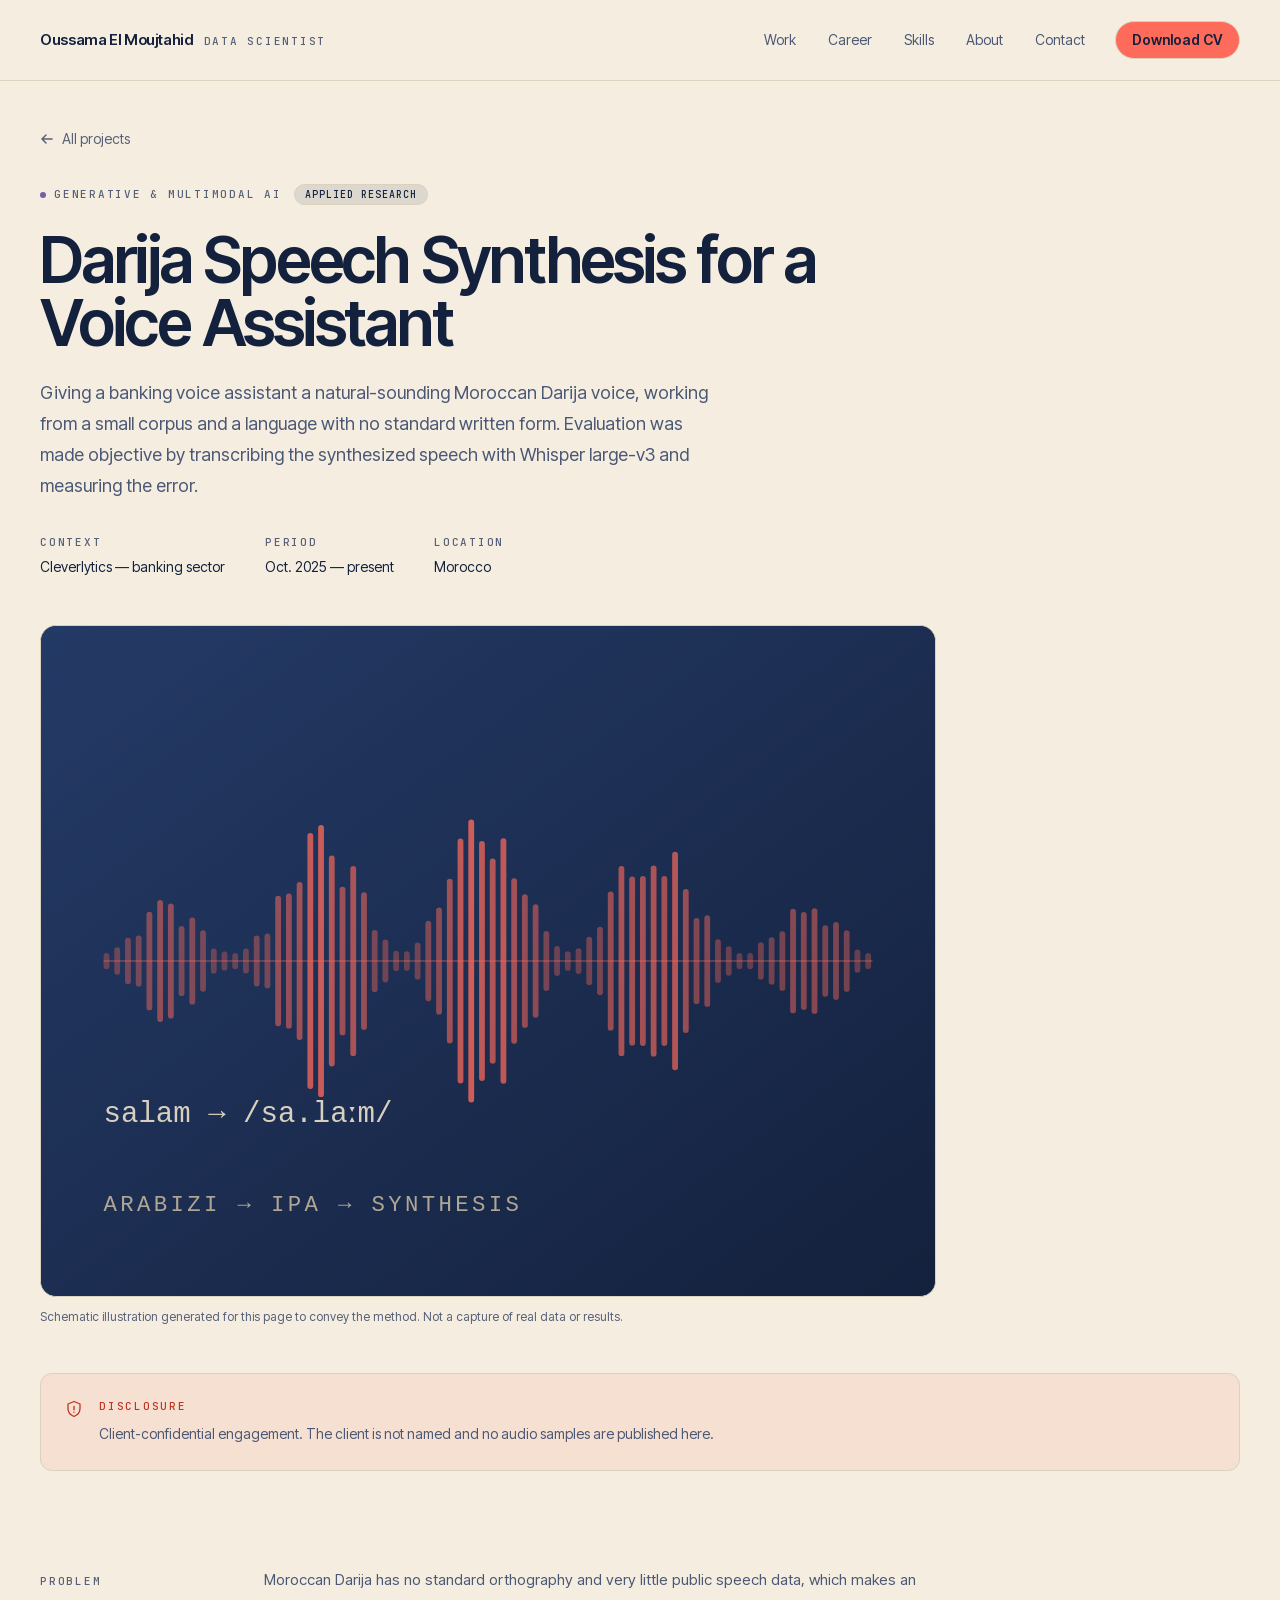
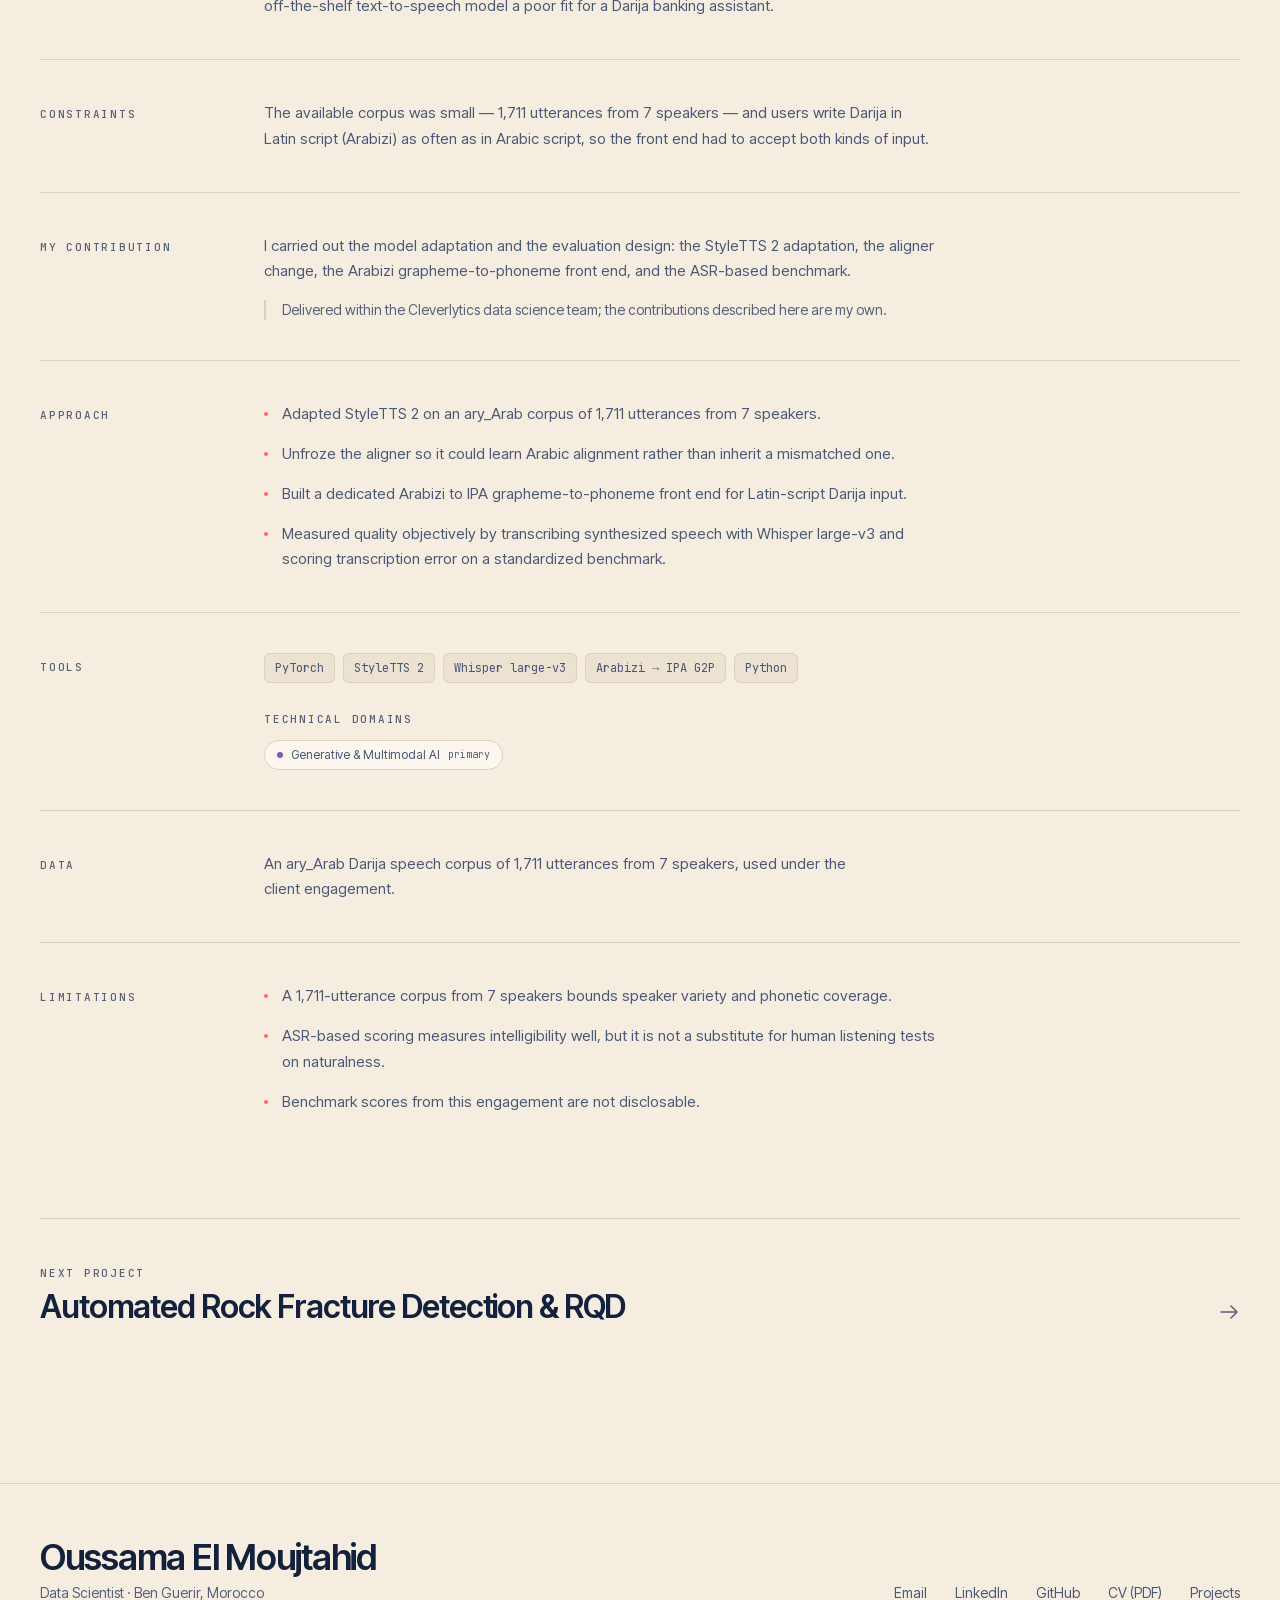
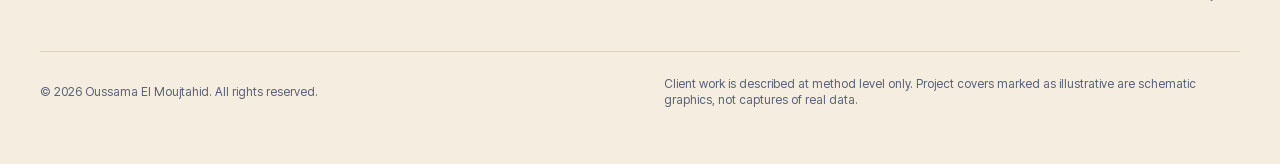
<file: projects/darija-speech-synthesis/index.html>
<!DOCTYPE html><!--ZHJIyUnUTfwnxuco_ob3m--><html lang="en" class="__variable_727f1d __variable_ae301a __variable_4dc837"><head><meta charSet="utf-8"/><meta name="viewport" content="width=device-width, initial-scale=1"/><link rel="stylesheet" href="/_next/static/css/296efaaa642c0eaf.css" data-precedence="next"/><link rel="preload" as="script" fetchPriority="low" href="/_next/static/chunks/webpack-4057f44350c6282e.js"/><script src="/_next/static/chunks/4bd1b696-c023c6e3521b1417.js" async=""></script><script src="/_next/static/chunks/255-0e5ac6cd71b0e266.js" async=""></script><script src="/_next/static/chunks/main-app-26a39624944b7782.js" async=""></script><script src="/_next/static/chunks/619-ba102abea3e3d0e4.js" async=""></script><script src="/_next/static/chunks/app/layout-8b4e25a132548bba.js" async=""></script><script src="/_next/static/chunks/356-335c699cd4cf7b7b.js" async=""></script><script src="/_next/static/chunks/app/projects/%5Bslug%5D/page-f7b5abf701be7430.js" async=""></script><meta name="theme-color" content="#f4ede0"/><meta name="color-scheme" content="light"/><title>Darija Speech Synthesis for a Voice Assistant — Oussama El Moujtahid</title><meta name="description" content="Adapted StyleTTS 2 to Moroccan Darija with a dedicated Arabizi to IPA grapheme-to-phoneme front end."/><meta name="author" content="Oussama El Moujtahid"/><meta name="keywords" content="Data Scientist,Machine Learning,Computer Vision,LiDAR,Hyperspectral,Generative AI,Morocco"/><meta name="creator" content="Oussama El Moujtahid"/><meta name="robots" content="index, follow"/><link rel="canonical" href="https://oussamaem1.github.io/projects/darija-speech-synthesis/"/><meta property="og:title" content="Darija Speech Synthesis for a Voice Assistant"/><meta property="og:description" content="Adapted StyleTTS 2 to Moroccan Darija with a dedicated Arabizi to IPA grapheme-to-phoneme front end."/><meta property="og:url" content="https://oussamaem1.github.io/projects/darija-speech-synthesis/"/><meta property="og:image" content="https://oussamaem1.github.io/og.png"/><meta property="og:image:alt" content="Darija Speech Synthesis for a Voice Assistant — cover"/><meta property="og:type" content="article"/><meta name="twitter:card" content="summary_large_image"/><meta name="twitter:title" content="Darija Speech Synthesis for a Voice Assistant"/><meta name="twitter:description" content="Adapted StyleTTS 2 to Moroccan Darija with a dedicated Arabizi to IPA grapheme-to-phoneme front end."/><meta name="twitter:image" content="https://oussamaem1.github.io/og.png"/><noscript><style>.reveal{opacity:1 !important;transform:none !important}</style></noscript><script src="/_next/static/chunks/polyfills-42372ed130431b0a.js" noModule=""></script></head><body class="min-h-screen antialiased"><div hidden=""><!--$--><!--/$--></div><a href="#main" class="sr-only focus:not-sr-only focus:fixed focus:left-4 focus:top-4 focus:z-[100] focus:rounded-full focus:border focus:border-coral-ink focus:bg-coral focus:px-5 focus:py-2.5 focus:text-sm focus:font-semibold focus:text-navy">Skip to content</a><header class="fixed inset-x-0 top-0 z-50 transition-colors duration-500 border-b border-transparent"><div class="mx-auto flex h-16 max-w-[1320px] items-center justify-between px-[var(--page-gutter)] md:h-20"><a class="group flex items-baseline gap-2.5 rounded-sm" href="/"><span class="text-[0.9375rem] font-semibold tracking-tight text-navy">Oussama El Moujtahid</span><span class="label-mono hidden text-muted transition-colors group-hover:text-coral-ink sm:inline">Data Scientist</span></a><nav aria-label="Primary" class="hidden items-center gap-1 md:flex"><a class="rounded-full px-3.5 py-2 text-sm text-body transition-colors hover:text-navy" href="/#work">Work</a><a class="rounded-full px-3.5 py-2 text-sm text-body transition-colors hover:text-navy" href="/#career">Career</a><a class="rounded-full px-3.5 py-2 text-sm text-body transition-colors hover:text-navy" href="/#skills">Skills</a><a class="rounded-full px-3.5 py-2 text-sm text-body transition-colors hover:text-navy" href="/#about">About</a><a class="rounded-full px-3.5 py-2 text-sm text-body transition-colors hover:text-navy" href="/#contact">Contact</a><a href="/cv/Oussama-El-Moujtahid-CV.pdf" download="Oussama-El-Moujtahid-CV.pdf" class="ml-3 rounded-full border border-coral-ink bg-coral px-4 py-2 text-sm font-semibold text-navy transition-transform duration-300 hover:-translate-y-0.5">Download CV</a></nav><button type="button" aria-expanded="false" aria-controls="mobile-nav" class="-mr-2 inline-flex h-10 w-10 items-center justify-center rounded-full text-navy md:hidden"><span class="sr-only">Open menu</span><svg width="20" height="20" viewBox="0 0 20 20" aria-hidden="true"><path d="M3 6 H17 M3 14 H17" stroke="currentColor" stroke-width="1.6" stroke-linecap="round" fill="none"></path></svg></button></div></header><main id="main"><article class="pb-16 pt-28 md:pt-32"><div class="mx-auto w-full max-w-[1320px] px-[var(--page-gutter)] "><a class="group inline-flex items-center gap-2 text-sm text-muted transition-colors hover:text-coral-ink" href="/#work"><svg width="14" height="14" viewBox="0 0 14 14" fill="none" aria-hidden="true" class="transition-transform duration-300 group-hover:-translate-x-1"><path d="M12 7H2m4-4L2 7l4 4" stroke="currentColor" stroke-width="1.5" stroke-linecap="round" stroke-linejoin="round"></path></svg>All projects</a><header class="mt-8 max-w-4xl"><div class="flex flex-wrap items-center gap-x-3 gap-y-2"><span class="flex items-center gap-2"><span class="h-1.5 w-1.5 rounded-full" style="background-color:#7A5CA8" aria-hidden="true"></span><span class="label-mono text-muted">Generative &amp; Multimodal AI</span></span><span class="inline-flex items-center rounded-full border px-2.5 py-0.5 font-mono text-[0.625rem] font-medium uppercase tracking-[0.1em] border-navy-600/50 bg-navy/10 text-navy ">Applied research</span></div><h1 class="display mt-6 text-[2.25rem] text-navy sm:text-[3.25rem] lg:text-[4rem]">Darija Speech Synthesis for a Voice Assistant</h1><p class="prose-body mt-6 max-w-2xl text-lg">Giving a banking voice assistant a natural-sounding Moroccan Darija voice, working from a small corpus and a language with no standard written form. Evaluation was made objective by transcribing the synthesized speech with Whisper large-v3 and measuring the error.</p><dl class="mt-8 flex flex-wrap gap-x-10 gap-y-4"><div><dt class="label-mono text-muted">Context</dt><dd class="mt-1.5 text-sm text-navy">Cleverlytics — banking sector</dd></div><div><dt class="label-mono text-muted">Period</dt><dd class="mt-1.5 text-sm text-navy">Oct. 2025 — present</dd></div><div><dt class="label-mono text-muted">Location</dt><dd class="mt-1.5 text-sm text-navy">Morocco</dd></div></dl></header><figure class="mt-12 max-w-4xl"><div class="relative aspect-[4/3] w-full overflow-hidden rounded-2xl border border-cream-300 bg-navy"><div class="absolute inset-0 transition-transform duration-[900ms] ease-[cubic-bezier(0.16,1,0.3,1)] group-hover:scale-[1.035]"><svg viewBox="0 0 400 300" class="h-full w-full" aria-hidden="true" preserveAspectRatio="xMidYMid slice"><defs><linearGradient id="bg-darija-speech-synthesis" x1="0" y1="0" x2="1" y2="1"><stop offset="0%" stop-color="#243a66"></stop><stop offset="100%" stop-color="#14213d"></stop></linearGradient></defs><rect width="400" height="300" fill="url(#bg-darija-speech-synthesis)"></rect><rect x="28" y="146.4" width="2.6" height="7.2" rx="1.3" fill="#ff6b5b" opacity="0.3275"></rect><rect x="32.8" y="143.87384458793562" width="2.6" height="12.25231082412877" rx="1.3" fill="#ff6b5b" opacity="0.34679702050882516"></rect><rect x="37.6" y="139.607414537054" width="2.6" height="20.785170925891993" rx="1.3" fill="#ff6b5b" opacity="0.37938780561972635"></rect><rect x="42.4" y="138.57449066916075" width="2.6" height="22.8510186616785" rx="1.3" fill="#ff6b5b" opacity="0.38727819627724425"></rect><rect x="47.2" y="127.94645021309455" width="2.6" height="44.10709957381089" rx="1.3" fill="#ff6b5b" opacity="0.46846461642774995"></rect><rect x="52" y="122.71650777275775" width="2.6" height="54.56698445448451" rx="1.3" fill="#ff6b5b" opacity="0.5084155656247673"></rect><rect x="56.8" y="124.22763177544957" width="2.6" height="51.54473644910088" rx="1.3" fill="#ff6b5b" opacity="0.4968722572708714"></rect><rect x="61.6" y="134.30087214577497" width="2.6" height="31.39825570845004" rx="1.3" fill="#ff6b5b" opacity="0.4199238933308856"></rect><rect x="66.4" y="130.52130272541257" width="2.6" height="38.95739454917488" rx="1.3" fill="#ff6b5b" opacity="0.4487956041808763"></rect><rect x="71.19999999999999" y="136.23918722233702" width="2.6" height="27.521625555325944" rx="1.3" fill="#ff6b5b" opacity="0.40511731982936994"></rect><rect x="76" y="144.38180291679677" width="2.6" height="11.23639416640647" rx="1.3" fill="#ff6b5b" opacity="0.3429167832744692"></rect><rect x="80.8" y="145.71944585066404" width="2.6" height="8.561108298671911" rx="1.3" fill="#ff6b5b" opacity="0.33269867752964966"></rect><rect x="85.6" y="146.4" width="2.6" height="7.2" rx="1.3" fill="#ff6b5b" opacity="0.3275"></rect><rect x="90.4" y="144.46260121815888" width="2.6" height="11.074797563682225" rx="1.3" fill="#ff6b5b" opacity="0.3422995740279529"></rect><rect x="95.2" y="138.59092293269865" width="2.6" height="22.818154134602683" rx="1.3" fill="#ff6b5b" opacity="0.38715267204188525"></rect><rect x="100" y="137.73835437314526" width="2.6" height="24.523291253709495" rx="1.3" fill="#ff6b5b" opacity="0.3936653485384738"></rect><rect x="104.8" y="120.82185585776924" width="2.6" height="58.35628828446152" rx="1.3" fill="#ff6b5b" opacity="0.5228886010864849"></rect><rect x="109.6" y="119.77520643268552" width="2.6" height="60.44958713462895" rx="1.3" fill="#ff6b5b" opacity="0.5308838397503189"></rect><rect x="114.39999999999999" y="114.69246187398976" width="2.6" height="70.61507625202049" rx="1.3" fill="#ff6b5b" opacity="0.5697103606848004"></rect><rect x="119.2" y="92.72599406969937" width="2.6" height="114.54801186060128" rx="1.3" fill="#ff6b5b" opacity="0.7375097675231299"></rect><rect x="124" y="89.13506375401838" width="2.6" height="121.72987249196325" rx="1.3" fill="#ff6b5b" opacity="0.7649404852123597"></rect><rect x="128.8" y="102.81624841253763" width="2.6" height="94.36750317492474" rx="1.3" fill="#ff6b5b" opacity="0.6604314357375598"></rect><rect x="133.6" y="116.74616995241072" width="2.6" height="66.50766009517857" rx="1.3" fill="#ff6b5b" opacity="0.5540223128635293"></rect><rect x="138.39999999999998" y="107.47997507394021" width="2.6" height="85.04004985211957" rx="1.3" fill="#ff6b5b" opacity="0.6248057459629567"></rect><rect x="143.2" y="119.2040894654186" width="2.6" height="61.5918210691628" rx="1.3" fill="#ff6b5b" opacity="0.5352465388058302"></rect><rect x="148" y="136.0802564268877" width="2.6" height="27.8394871462246" rx="1.3" fill="#ff6b5b" opacity="0.4063313745168301"></rect><rect x="152.8" y="140.38400419585307" width="2.6" height="19.231991608293846" rx="1.3" fill="#ff6b5b" opacity="0.3734555235039001"></rect><rect x="157.6" y="145.4321372574342" width="2.6" height="9.135725485131621" rx="1.3" fill="#ff6b5b" opacity="0.3348933959501555"></rect><rect x="162.4" y="145.59633202604687" width="2.6" height="8.80733594790624" rx="1.3" fill="#ff6b5b" opacity="0.3336391303565863"></rect><rect x="167.2" y="141.67459505046898" width="2.6" height="16.65080989906202" rx="1.3" fill="#ff6b5b" opacity="0.36359684336447295"></rect><rect x="172" y="132.0333219586143" width="2.6" height="35.93335608277139" rx="1.3" fill="#ff6b5b" opacity="0.43724545726058517"></rect><rect x="176.79999999999998" y="126.03824324062163" width="2.6" height="47.923513518756764" rx="1.3" fill="#ff6b5b" opacity="0.48304119746747376"></rect><rect x="181.6" y="113.15021087274819" width="2.6" height="73.69957825450362" rx="1.3" fill="#ff6b5b" opacity="0.5814914447220625"></rect><rect x="186.4" y="95.18177081125455" width="2.6" height="109.6364583774909" rx="1.3" fill="#ff6b5b" opacity="0.7187503618584722"></rect><rect x="191.2" y="86.73897136972809" width="2.6" height="126.5220572605438" rx="1.3" fill="#ff6b5b" opacity="0.783243968703466"></rect><rect x="196" y="96.34438829318572" width="2.6" height="107.31122341362855" rx="1.3" fill="#ff6b5b" opacity="0.7098692560937202"></rect><rect x="200.79999999999998" y="104.09086946062627" width="2.6" height="91.81826107874748" rx="1.3" fill="#ff6b5b" opacity="0.6506947471757716"></rect><rect x="205.6" y="95.13287768854893" width="2.6" height="109.73424462290214" rx="1.3" fill="#ff6b5b" opacity="0.7191238509902512"></rect><rect x="210.4" y="113.02060933983933" width="2.6" height="73.95878132032136" rx="1.3" fill="#ff6b5b" opacity="0.5824814564317831"></rect><rect x="215.2" y="120.07997765005328" width="2.6" height="59.84004469989345" rx="1.3" fill="#ff6b5b" opacity="0.5285557262843152"></rect><rect x="220" y="124.61241853926145" width="2.6" height="50.77516292147709" rx="1.3" fill="#ff6b5b" opacity="0.4939329139361972"></rect><rect x="224.79999999999998" y="136.56999852333092" width="2.6" height="26.860002953338146" rx="1.3" fill="#ff6b5b" opacity="0.40259028905788874"></rect><rect x="229.6" y="143.31192348466547" width="2.6" height="13.376153030669059" rx="1.3" fill="#ff6b5b" opacity="0.35108947338102764"></rect><rect x="234.4" y="145.6187446252478" width="2.6" height="8.762510749504356" rx="1.3" fill="#ff6b5b" opacity="0.3334679230015791"></rect><rect x="239.2" y="144.26527621751126" width="2.6" height="11.469447564977473" rx="1.3" fill="#ff6b5b" opacity="0.34380691778290007"></rect><rect x="244" y="139.17865491105857" width="2.6" height="21.642690177882844" rx="1.3" fill="#ff6b5b" opacity="0.382663052762747"></rect><rect x="248.79999999999998" y="134.7157360639236" width="2.6" height="30.568527872152817" rx="1.3" fill="#ff6b5b" opacity="0.41675479395613924"></rect><rect x="253.6" y="118.86256189944558" width="2.6" height="62.27487620110884" rx="1.3" fill="#ff6b5b" opacity="0.5378554299347907"></rect><rect x="258.4" y="107.4413252887446" width="2.6" height="85.11734942251081" rx="1.3" fill="#ff6b5b" opacity="0.6251009873776454"></rect><rect x="263.2" y="112.13840841400071" width="2.6" height="75.7231831719986" rx="1.3" fill="#ff6b5b" opacity="0.5892204912819391"></rect><rect x="268" y="112.00612816661976" width="2.6" height="75.9877436667605" rx="1.3" fill="#ff6b5b" opacity="0.5902309653938769"></rect><rect x="272.79999999999995" y="107.22225991008295" width="2.6" height="85.55548017983409" rx="1.3" fill="#ff6b5b" opacity="0.6267744034646441"></rect><rect x="277.6" y="112.02200455851869" width="2.6" height="75.95599088296262" rx="1.3" fill="#ff6b5b" opacity="0.5901096874002045"></rect><rect x="282.4" y="101.15353204932228" width="2.6" height="97.69293590135543" rx="1.3" fill="#ff6b5b" opacity="0.6731327412898992"></rect><rect x="287.2" y="117.7853596960108" width="2.6" height="64.42928060797841" rx="1.3" fill="#ff6b5b" opacity="0.5460840578776953"></rect><rect x="292" y="130.70945804900487" width="2.6" height="38.58108390199027" rx="1.3" fill="#ff6b5b" opacity="0.4473583065701017"></rect><rect x="296.8" y="129.50754740484862" width="2.6" height="40.98490519030276" rx="1.3" fill="#ff6b5b" opacity="0.4565395684351842"></rect><rect x="301.59999999999997" y="140.2241127285848" width="2.6" height="19.55177454283042" rx="1.3" fill="#ff6b5b" opacity="0.37467691665664393"></rect><rect x="306.4" y="143.40971378265917" width="2.6" height="13.180572434681649" rx="1.3" fill="#ff6b5b" opacity="0.3503424641602424"></rect><rect x="311.2" y="146.4" width="2.6" height="7.2" rx="1.3" fill="#ff6b5b" opacity="0.3275"></rect><rect x="316" y="146.4" width="2.6" height="7.2" rx="1.3" fill="#ff6b5b" opacity="0.3275"></rect><rect x="320.8" y="141.6504562032829" width="2.6" height="16.699087593434168" rx="1.3" fill="#ff6b5b" opacity="0.3637812373360333"></rect><rect x="325.59999999999997" y="139.37128454204168" width="2.6" height="21.257430915916657" rx="1.3" fill="#ff6b5b" opacity="0.38119157641495943"></rect><rect x="330.4" y="136.66002747645516" width="2.6" height="26.679945047089696" rx="1.3" fill="#ff6b5b" opacity="0.4019025678881898"></rect><rect x="335.2" y="126.60285941916783" width="2.6" height="46.79428116166436" rx="1.3" fill="#ff6b5b" opacity="0.4787281572146903"></rect><rect x="340" y="128.08900729433896" width="2.6" height="43.821985411322075" rx="1.3" fill="#ff6b5b" opacity="0.4673756387237996"></rect><rect x="344.8" y="126.37758972287725" width="2.6" height="47.24482055424552" rx="1.3" fill="#ff6b5b" opacity="0.4804489673946878"></rect><rect x="349.59999999999997" y="134.05832369422606" width="2.6" height="31.88335261154787" rx="1.3" fill="#ff6b5b" opacity="0.4217766940024398"></rect><rect x="354.4" y="132.60409153672012" width="2.6" height="34.791816926559775" rx="1.3" fill="#ff6b5b" opacity="0.4328854118722769"></rect><rect x="359.2" y="136.18987383493499" width="2.6" height="27.62025233013005" rx="1.3" fill="#ff6b5b" opacity="0.40549401931646895"></rect><rect x="364" y="144.80367685656122" width="2.6" height="10.392646286877557" rx="1.3" fill="#ff6b5b" opacity="0.33969413512349067"></rect><rect x="368.8" y="146.4" width="2.6" height="7.2" rx="1.3" fill="#ff6b5b" opacity="0.3275"></rect><line x1="28" y1="150" x2="372" y2="150" stroke="#ff6b5b" stroke-width="0.75" opacity="0.4"></line><text x="28" y="222" fill="#d8cfbe" font-size="13" font-family="ui-monospace, monospace">salam → /sa.laːm/</text><text x="28" y="262" fill="#afa794" font-size="10" font-family="ui-monospace, monospace" letter-spacing="1.5">ARABIZI → IPA → SYNTHESIS</text></svg></div></div><figcaption class="mt-3 text-xs text-muted">Schematic illustration generated for this page to convey the method. Not a capture of real data or results.</figcaption></figure><div class="reveal " data-visible="false" style="--reveal-delay:0ms"><aside class="mt-12 flex gap-4 rounded-xl border border-coral-ink/35 bg-coral/10 p-5 md:p-6" aria-label="Disclosure notice"><svg width="18" height="18" viewBox="0 0 18 18" fill="none" aria-hidden="true" class="mt-0.5 shrink-0 text-coral-ink"><path d="M9 1.5 3 4v4.5c0 3.4 2.5 6.6 6 8 3.5-1.4 6-4.6 6-8V4L9 1.5Z" stroke="currentColor" stroke-width="1.3" stroke-linejoin="round"></path><path d="M9 6.5v3.2M9 12.2h.01" stroke="currentColor" stroke-width="1.4" stroke-linecap="round"></path></svg><div><p class="label-mono text-coral-ink">Disclosure</p><p class="prose-body mt-2 text-sm">Client-confidential engagement. The client is not named and no audio samples are published here.</p></div></aside></div><div class="mt-14"><section class="reveal border-t border-cream-300 py-10 first:border-t-0" data-visible="false" style="--reveal-delay:0ms"><div class="grid grid-cols-1 gap-x-12 gap-y-4 md:grid-cols-[11rem_1fr]"><h2 class="label-mono pt-1.5 text-muted">Problem</h2><div class="max-w-2xl"><p class="prose-body text-[0.9375rem]">Moroccan Darija has no standard orthography and very little public speech data, which makes an off-the-shelf text-to-speech model a poor fit for a Darija banking assistant.</p></div></div></section><section class="reveal border-t border-cream-300 py-10 first:border-t-0" data-visible="false" style="--reveal-delay:0ms"><div class="grid grid-cols-1 gap-x-12 gap-y-4 md:grid-cols-[11rem_1fr]"><h2 class="label-mono pt-1.5 text-muted">Constraints</h2><div class="max-w-2xl"><p class="prose-body text-[0.9375rem]">The available corpus was small — 1,711 utterances from 7 speakers — and users write Darija in Latin script (Arabizi) as often as in Arabic script, so the front end had to accept both kinds of input.</p></div></div></section><section class="reveal border-t border-cream-300 py-10 first:border-t-0" data-visible="false" style="--reveal-delay:0ms"><div class="grid grid-cols-1 gap-x-12 gap-y-4 md:grid-cols-[11rem_1fr]"><h2 class="label-mono pt-1.5 text-muted">My contribution</h2><div class="max-w-2xl"><p class="prose-body text-[0.9375rem]">I carried out the model adaptation and the evaluation design: the StyleTTS 2 adaptation, the aligner change, the Arabizi grapheme-to-phoneme front end, and the ASR-based benchmark.</p><p class="mt-4 border-l-2 border-cream-500 pl-4 text-sm text-muted">Delivered within the Cleverlytics data science team; the contributions described here are my own.</p></div></div></section><section class="reveal border-t border-cream-300 py-10 first:border-t-0" data-visible="false" style="--reveal-delay:0ms"><div class="grid grid-cols-1 gap-x-12 gap-y-4 md:grid-cols-[11rem_1fr]"><h2 class="label-mono pt-1.5 text-muted">Approach</h2><div class="max-w-2xl"><ul class="space-y-3.5"><li class="flex gap-3.5"><span class="mt-[0.6875rem] h-1 w-1 shrink-0 rounded-full bg-coral" aria-hidden="true"></span><span class="prose-body text-[0.9375rem]">Adapted StyleTTS 2 on an ary_Arab corpus of 1,711 utterances from 7 speakers.</span></li><li class="flex gap-3.5"><span class="mt-[0.6875rem] h-1 w-1 shrink-0 rounded-full bg-coral" aria-hidden="true"></span><span class="prose-body text-[0.9375rem]">Unfroze the aligner so it could learn Arabic alignment rather than inherit a mismatched one.</span></li><li class="flex gap-3.5"><span class="mt-[0.6875rem] h-1 w-1 shrink-0 rounded-full bg-coral" aria-hidden="true"></span><span class="prose-body text-[0.9375rem]">Built a dedicated Arabizi to IPA grapheme-to-phoneme front end for Latin-script Darija input.</span></li><li class="flex gap-3.5"><span class="mt-[0.6875rem] h-1 w-1 shrink-0 rounded-full bg-coral" aria-hidden="true"></span><span class="prose-body text-[0.9375rem]">Measured quality objectively by transcribing synthesized speech with Whisper large-v3 and scoring transcription error on a standardized benchmark.</span></li></ul></div></div></section><section class="reveal border-t border-cream-300 py-10 first:border-t-0" data-visible="false" style="--reveal-delay:0ms"><div class="grid grid-cols-1 gap-x-12 gap-y-4 md:grid-cols-[11rem_1fr]"><h2 class="label-mono pt-1.5 text-muted">Tools</h2><div class="max-w-2xl"><ul class="flex flex-wrap gap-2"><li class="rounded-md border border-cream-400 bg-cream-200 px-2.5 py-1.5 font-mono text-xs text-body">PyTorch</li><li class="rounded-md border border-cream-400 bg-cream-200 px-2.5 py-1.5 font-mono text-xs text-body">StyleTTS 2</li><li class="rounded-md border border-cream-400 bg-cream-200 px-2.5 py-1.5 font-mono text-xs text-body">Whisper large-v3</li><li class="rounded-md border border-cream-400 bg-cream-200 px-2.5 py-1.5 font-mono text-xs text-body">Arabizi → IPA G2P</li><li class="rounded-md border border-cream-400 bg-cream-200 px-2.5 py-1.5 font-mono text-xs text-body">Python</li></ul><div class="mt-7"><p class="label-mono text-muted">Technical domains</p><div class="mt-3 flex flex-wrap gap-2"><span class="inline-flex items-center gap-2 rounded-full border border-cream-400 bg-cream-50 px-3 py-1.5 text-xs text-body"><span class="h-1.5 w-1.5 rounded-full" style="background-color:#7A5CA8" aria-hidden="true"></span>Generative &amp; Multimodal AI<span class="font-mono text-[0.625rem] text-muted">primary</span></span></div></div></div></div></section><section class="reveal border-t border-cream-300 py-10 first:border-t-0" data-visible="false" style="--reveal-delay:0ms"><div class="grid grid-cols-1 gap-x-12 gap-y-4 md:grid-cols-[11rem_1fr]"><h2 class="label-mono pt-1.5 text-muted">Data</h2><div class="max-w-2xl"><p class="prose-body text-[0.9375rem]">An ary_Arab Darija speech corpus of 1,711 utterances from 7 speakers, used under the client engagement.</p></div></div></section><section class="reveal border-t border-cream-300 py-10 first:border-t-0" data-visible="false" style="--reveal-delay:0ms"><div class="grid grid-cols-1 gap-x-12 gap-y-4 md:grid-cols-[11rem_1fr]"><h2 class="label-mono pt-1.5 text-muted">Limitations</h2><div class="max-w-2xl"><ul class="space-y-3.5"><li class="flex gap-3.5"><span class="mt-[0.6875rem] h-1 w-1 shrink-0 rounded-full bg-coral" aria-hidden="true"></span><span class="prose-body text-[0.9375rem]">A 1,711-utterance corpus from 7 speakers bounds speaker variety and phonetic coverage.</span></li><li class="flex gap-3.5"><span class="mt-[0.6875rem] h-1 w-1 shrink-0 rounded-full bg-coral" aria-hidden="true"></span><span class="prose-body text-[0.9375rem]">ASR-based scoring measures intelligibility well, but it is not a substitute for human listening tests on naturalness.</span></li><li class="flex gap-3.5"><span class="mt-[0.6875rem] h-1 w-1 shrink-0 rounded-full bg-coral" aria-hidden="true"></span><span class="prose-body text-[0.9375rem]">Benchmark scores from this engagement are not disclosable.</span></li></ul></div></div></section></div><div class="reveal " data-visible="false" style="--reveal-delay:0ms"><nav aria-label="Project navigation" class="mt-16 border-t border-cream-300 pt-10"><a class="group flex flex-col gap-3 sm:flex-row sm:items-end sm:justify-between" href="/projects/rock-fracture-rqd/"><span><span class="label-mono text-muted">Next project</span><span class="display mt-2 block text-2xl text-navy transition-colors group-hover:text-coral-ink md:text-[2rem]">Automated Rock Fracture Detection &amp; RQD</span></span><svg width="22" height="22" viewBox="0 0 22 22" fill="none" aria-hidden="true" class="shrink-0 text-muted transition-all duration-500 ease-[cubic-bezier(0.16,1,0.3,1)] group-hover:translate-x-1.5 group-hover:text-coral-ink"><path d="M3 11h16m-6-6 6 6-6 6" stroke="currentColor" stroke-width="1.5" stroke-linecap="round" stroke-linejoin="round"></path></svg></a></nav></div></div></article><!--$--><!--/$--></main><footer class="hairline mt-24 bg-cream"><div class="mx-auto max-w-[1320px] px-[var(--page-gutter)] py-14"><div class="flex flex-col gap-10 md:flex-row md:items-end md:justify-between"><div><p class="display text-3xl text-navy md:text-4xl">Oussama El Moujtahid</p><p class="mt-2 text-sm text-muted">Data Scientist<!-- --> · <!-- -->Ben Guerir, Morocco</p></div><nav aria-label="Footer" class="flex flex-wrap gap-x-7 gap-y-3"><a href="mailto:oussama.elmoujtahid@emines.um6p.ma" class="text-sm text-body transition-colors hover:text-coral-ink">Email</a><a href="https://www.linkedin.com/in/oussama-elmoujtahid" target="_blank" rel="noopener noreferrer" aria-label="LinkedIn profile (opens in a new tab)" class="text-sm text-body transition-colors hover:text-coral-ink">LinkedIn</a><a href="https://github.com/Oussamaem1" target="_blank" rel="noopener noreferrer" aria-label="GitHub profile (opens in a new tab)" class="text-sm text-body transition-colors hover:text-coral-ink">GitHub</a><a href="/cv/Oussama-El-Moujtahid-CV.pdf" download="Oussama-El-Moujtahid-CV.pdf" class="text-sm text-body transition-colors hover:text-coral-ink">CV (PDF)</a><a class="text-sm text-body transition-colors hover:text-coral-ink" href="/#work">Projects</a></nav></div><div class="hairline mt-12 flex flex-col gap-3 pt-6 text-xs text-muted sm:flex-row sm:items-center sm:justify-between"><p>© <!-- -->2026<!-- --> <!-- -->Oussama El Moujtahid<!-- -->. All rights reserved.</p><p class="max-w-xl">Client work is described at method level only. Project covers marked as illustrative are schematic graphics, not captures of real data.</p></div></div></footer><script src="/_next/static/chunks/webpack-4057f44350c6282e.js" id="_R_" async=""></script><script>(self.__next_f=self.__next_f||[]).push([0])</script><script>self.__next_f.push([1,"1:\"$Sreact.fragment\"\n2:I[5727,[\"619\",\"static/chunks/619-ba102abea3e3d0e4.js\",\"177\",\"static/chunks/app/layout-8b4e25a132548bba.js\"],\"SiteHeader\"]\n3:I[9766,[],\"\"]\n4:I[8924,[],\"\"]\n5:I[2619,[\"619\",\"static/chunks/619-ba102abea3e3d0e4.js\",\"356\",\"static/chunks/356-335c699cd4cf7b7b.js\",\"419\",\"static/chunks/app/projects/%5Bslug%5D/page-f7b5abf701be7430.js\"],\"\"]\na:I[7150,[],\"\"]\n:HL[\"/_next/static/css/296efaaa642c0eaf.css\",\"style\"]\n"])</script><script>self.__next_f.push([1,"0:{\"P\":null,\"b\":\"ZHJIyUnUTfwnxuco_ob3m\",\"p\":\"\",\"c\":[\"\",\"projects\",\"darija-speech-synthesis\",\"\"],\"i\":false,\"f\":[[[\"\",{\"children\":[\"projects\",{\"children\":[[\"slug\",\"darija-speech-synthesis\",\"d\"],{\"children\":[\"__PAGE__\",{}]}]}]},\"$undefined\",\"$undefined\",true],[\"\",[\"$\",\"$1\",\"c\",{\"children\":[[[\"$\",\"link\",\"0\",{\"rel\":\"stylesheet\",\"href\":\"/_next/static/css/296efaaa642c0eaf.css\",\"precedence\":\"next\",\"crossOrigin\":\"$undefined\",\"nonce\":\"$undefined\"}]],[\"$\",\"html\",null,{\"lang\":\"en\",\"className\":\"__variable_727f1d __variable_ae301a __variable_4dc837\",\"children\":[[\"$\",\"head\",null,{\"children\":[\"$\",\"noscript\",null,{\"children\":[\"$\",\"style\",null,{\"children\":\".reveal{opacity:1 !important;transform:none !important}\"}]}]}],[\"$\",\"body\",null,{\"className\":\"min-h-screen antialiased\",\"children\":[[\"$\",\"a\",null,{\"href\":\"#main\",\"className\":\"sr-only focus:not-sr-only focus:fixed focus:left-4 focus:top-4 focus:z-[100] focus:rounded-full focus:border focus:border-coral-ink focus:bg-coral focus:px-5 focus:py-2.5 focus:text-sm focus:font-semibold focus:text-navy\",\"children\":\"Skip to content\"}],[\"$\",\"$L2\",null,{}],[\"$\",\"main\",null,{\"id\":\"main\",\"children\":[\"$\",\"$L3\",null,{\"parallelRouterKey\":\"children\",\"error\":\"$undefined\",\"errorStyles\":\"$undefined\",\"errorScripts\":\"$undefined\",\"template\":[\"$\",\"$L4\",null,{}],\"templateStyles\":\"$undefined\",\"templateScripts\":\"$undefined\",\"notFound\":[[\"$\",\"div\",null,{\"className\":\"mx-auto w-full max-w-[1320px] px-[var(--page-gutter)] flex min-h-[70vh] flex-col justify-center py-32\",\"children\":[[\"$\",\"p\",null,{\"className\":\"label-mono text-coral-ink\",\"children\":\"404\"}],[\"$\",\"h1\",null,{\"className\":\"display mt-5 text-[2.5rem] text-navy sm:text-[4rem]\",\"children\":\"Page not found\"}],[\"$\",\"p\",null,{\"className\":\"prose-body mt-5 max-w-md\",\"children\":\"That page does not exist. The projects are all reachable from the work section on the home page.\"}],[\"$\",\"div\",null,{\"className\":\"mt-9 flex flex-wrap gap-3\",\"children\":[[\"$\",\"$L5\",null,{\"href\":\"/\",\"className\":\"rounded-full border border-coral-ink bg-coral px-6 py-3.5 text-sm font-semibold text-navy transition-transform duration-300 hover:-translate-y-0.5\",\"children\":\"Back home\"}],[\"$\",\"$L5\",null,{\"href\":\"/#work\",\"className\":\"rounded-full border border-cream-500 px-6 py-3.5 text-sm font-medium text-navy transition-colors hover:border-navy-600\",\"children\":\"See projects\"}]]}]]}],[]],\"forbidden\":\"$undefined\",\"unauthorized\":\"$undefined\"}]}],[\"$\",\"footer\",null,{\"className\":\"hairline mt-24 bg-cream\",\"children\":[\"$\",\"div\",null,{\"className\":\"mx-auto max-w-[1320px] px-[var(--page-gutter)] py-14\",\"children\":[[\"$\",\"div\",null,{\"className\":\"flex flex-col gap-10 md:flex-row md:items-end md:justify-between\",\"children\":[[\"$\",\"div\",null,{\"children\":[[\"$\",\"p\",null,{\"className\":\"display text-3xl text-navy md:text-4xl\",\"children\":\"Oussama El Moujtahid\"}],[\"$\",\"p\",null,{\"className\":\"mt-2 text-sm text-muted\",\"children\":[\"Data Scientist\",\" · \",\"Ben Guerir, Morocco\"]}]]}],[\"$\",\"nav\",null,{\"aria-label\":\"Footer\",\"className\":\"flex flex-wrap gap-x-7 gap-y-3\",\"children\":[[\"$\",\"a\",null,{\"href\":\"mailto:oussama.elmoujtahid@emines.um6p.ma\",\"className\":\"text-sm text-body transition-colors hover:text-coral-ink\",\"children\":\"Email\"}],[\"$\",\"a\",null,{\"href\":\"https://www.linkedin.com/in/oussama-elmoujtahid\",\"target\":\"_blank\",\"rel\":\"noopener noreferrer\",\"aria-label\":\"LinkedIn profile (opens in a new tab)\",\"className\":\"text-sm text-body transition-colors hover:text-coral-ink\",\"children\":\"LinkedIn\"}],[\"$\",\"a\",null,{\"href\":\"https://github.com/Oussamaem1\",\"target\":\"_blank\",\"rel\":\"noopener noreferrer\",\"aria-label\":\"GitHub profile (opens in a new tab)\",\"className\":\"text-sm text-body transition-colors hover:text-coral-ink\",\"children\":\"GitHub\"}],[\"$\",\"a\",null,{\"href\":\"/cv/Oussama-El-Moujtahid-CV.pdf\",\"download\":\"Oussama-El-Moujtahid-CV.pdf\",\"className\":\"text-sm text-body transition-colors hover:text-coral-ink\",\"children\":\"CV (PDF)\"}],[\"$\",\"$L5\",null,{\"href\":\"/#work\",\"className\":\"text-sm text-body transition-colors hover:text-coral-ink\",\"children\":\"Projects\"}]]}]]}],[\"$\",\"div\",null,{\"className\":\"hairline mt-12 flex flex-col gap-3 pt-6 text-xs text-muted sm:flex-row sm:items-center sm:justify-between\",\"children\":[[\"$\",\"p\",null,{\"children\":[\"© \",2026,\" \",\"Oussama El Moujtahid\",\". All rights reserved.\"]}],[\"$\",\"p\",null,{\"className\":\"max-w-xl\",\"children\":\"Client work is described at method level only. Project covers marked as illustrative are schematic graphics, not captures of real data.\"}]]}]]}]}]]}]]}]]}],{\"children\":[\"projects\",\"$L6\",{\"children\":[[\"slug\",\"darija-speech-synthesis\",\"d\"],\"$L7\",{\"children\":[\"__PAGE__\",\"$L8\",{},null,false]},null,false]},null,false]},null,false],\"$L9\",false]],\"m\":\"$undefined\",\"G\":[\"$a\",[]],\"s\":false,\"S\":true}\n"])</script><script>self.__next_f.push([1,"c:I[4431,[],\"OutletBoundary\"]\ne:I[5278,[],\"AsyncMetadataOutlet\"]\n10:I[4431,[],\"ViewportBoundary\"]\n12:I[4431,[],\"MetadataBoundary\"]\n13:\"$Sreact.suspense\"\n6:[\"$\",\"$1\",\"c\",{\"children\":[null,[\"$\",\"$L3\",null,{\"parallelRouterKey\":\"children\",\"error\":\"$undefined\",\"errorStyles\":\"$undefined\",\"errorScripts\":\"$undefined\",\"template\":[\"$\",\"$L4\",null,{}],\"templateStyles\":\"$undefined\",\"templateScripts\":\"$undefined\",\"notFound\":\"$undefined\",\"forbidden\":\"$undefined\",\"unauthorized\":\"$undefined\"}]]}]\n7:[\"$\",\"$1\",\"c\",{\"children\":[null,[\"$\",\"$L3\",null,{\"parallelRouterKey\":\"children\",\"error\":\"$undefined\",\"errorStyles\":\"$undefined\",\"errorScripts\":\"$undefined\",\"template\":[\"$\",\"$L4\",null,{}],\"templateStyles\":\"$undefined\",\"templateScripts\":\"$undefined\",\"notFound\":\"$undefined\",\"forbidden\":\"$undefined\",\"unauthorized\":\"$undefined\"}]]}]\n8:[\"$\",\"$1\",\"c\",{\"children\":[\"$Lb\",null,[\"$\",\"$Lc\",null,{\"children\":[\"$Ld\",[\"$\",\"$Le\",null,{\"promise\":\"$@f\"}]]}]]}]\n9:[\"$\",\"$1\",\"h\",{\"children\":[null,[[\"$\",\"$L10\",null,{\"children\":\"$L11\"}],null],[\"$\",\"$L12\",null,{\"children\":[\"$\",\"div\",null,{\"hidden\":true,\"children\":[\"$\",\"$13\",null,{\"fallback\":null,\"children\":\"$L14\"}]}]}]]}]\n"])</script><script>self.__next_f.push([1,"b:[\"$\",\"article\",null,{\"className\":\"pb-16 pt-28 md:pt-32\",\"children\":[\"$\",\"div\",null,{\"className\":\"mx-auto w-full max-w-[1320px] px-[var(--page-gutter)] \",\"children\":[[\"$\",\"$L5\",null,{\"href\":\"/#work\",\"className\":\"group inline-flex items-center gap-2 text-sm text-muted transition-colors hover:text-coral-ink\",\"children\":[[\"$\",\"svg\",null,{\"width\":\"14\",\"height\":\"14\",\"viewBox\":\"0 0 14 14\",\"fill\":\"none\",\"aria-hidden\":\"true\",\"className\":\"transition-transform duration-300 group-hover:-translate-x-1\",\"children\":[\"$\",\"path\",null,{\"d\":\"M12 7H2m4-4L2 7l4 4\",\"stroke\":\"currentColor\",\"strokeWidth\":\"1.5\",\"strokeLinecap\":\"round\",\"strokeLinejoin\":\"round\"}]}],\"All projects\"]}],[\"$\",\"header\",null,{\"className\":\"mt-8 max-w-4xl\",\"children\":[[\"$\",\"div\",null,{\"className\":\"flex flex-wrap items-center gap-x-3 gap-y-2\",\"children\":[[\"$\",\"span\",null,{\"className\":\"flex items-center gap-2\",\"children\":[[\"$\",\"span\",null,{\"className\":\"h-1.5 w-1.5 rounded-full\",\"style\":{\"backgroundColor\":\"#7A5CA8\"},\"aria-hidden\":\"true\"}],[\"$\",\"span\",null,{\"className\":\"label-mono text-muted\",\"children\":\"Generative \u0026 Multimodal AI\"}]]}],[\"$\",\"span\",null,{\"className\":\"inline-flex items-center rounded-full border px-2.5 py-0.5 font-mono text-[0.625rem] font-medium uppercase tracking-[0.1em] border-navy-600/50 bg-navy/10 text-navy \",\"children\":\"Applied research\"}]]}],[\"$\",\"h1\",null,{\"className\":\"display mt-6 text-[2.25rem] text-navy sm:text-[3.25rem] lg:text-[4rem]\",\"children\":\"Darija Speech Synthesis for a Voice Assistant\"}],[\"$\",\"p\",null,{\"className\":\"prose-body mt-6 max-w-2xl text-lg\",\"children\":\"Giving a banking voice assistant a natural-sounding Moroccan Darija voice, working from a small corpus and a language with no standard written form. Evaluation was made objective by transcribing the synthesized speech with Whisper large-v3 and measuring the error.\"}],[\"$\",\"dl\",null,{\"className\":\"mt-8 flex flex-wrap gap-x-10 gap-y-4\",\"children\":[[\"$\",\"div\",null,{\"children\":[[\"$\",\"dt\",null,{\"className\":\"label-mono text-muted\",\"children\":\"Context\"}],[\"$\",\"dd\",null,{\"className\":\"mt-1.5 text-sm text-navy\",\"children\":\"Cleverlytics — banking sector\"}]]}],[\"$\",\"div\",null,{\"children\":[[\"$\",\"dt\",null,{\"className\":\"label-mono text-muted\",\"children\":\"Period\"}],[\"$\",\"dd\",null,{\"className\":\"mt-1.5 text-sm text-navy\",\"children\":\"Oct. 2025 — present\"}]]}],[\"$\",\"div\",null,{\"children\":[[\"$\",\"dt\",null,{\"className\":\"label-mono text-muted\",\"children\":\"Location\"}],[\"$\",\"dd\",null,{\"className\":\"mt-1.5 text-sm text-navy\",\"children\":\"Morocco\"}]]}]]}]]}],[\"$\",\"figure\",null,{\"className\":\"mt-12 max-w-4xl\",\"children\":[[\"$\",\"div\",null,{\"className\":\"relative aspect-[4/3] w-full overflow-hidden rounded-2xl border border-cream-300 bg-navy\",\"children\":[\"$\",\"div\",null,{\"className\":\"absolute inset-0 transition-transform duration-[900ms] ease-[cubic-bezier(0.16,1,0.3,1)] group-hover:scale-[1.035]\",\"children\":[\"$\",\"svg\",null,{\"viewBox\":\"0 0 400 300\",\"className\":\"h-full w-full\",\"aria-hidden\":\"true\",\"preserveAspectRatio\":\"xMidYMid slice\",\"children\":[[\"$\",\"defs\",null,{\"children\":[\"$\",\"linearGradient\",null,{\"id\":\"bg-darija-speech-synthesis\",\"x1\":\"0\",\"y1\":\"0\",\"x2\":\"1\",\"y2\":\"1\",\"children\":[[\"$\",\"stop\",null,{\"offset\":\"0%\",\"stopColor\":\"#243a66\"}],[\"$\",\"stop\",null,{\"offset\":\"100%\",\"stopColor\":\"#14213d\"}]]}]}],[\"$\",\"rect\",null,{\"width\":\"400\",\"height\":\"300\",\"fill\":\"url(#bg-darija-speech-synthesis)\"}],[[[\"$\",\"rect\",\"0\",{\"x\":28,\"y\":146.4,\"width\":\"2.6\",\"height\":7.2,\"rx\":\"1.3\",\"fill\":\"#ff6b5b\",\"opacity\":0.3275}],[\"$\",\"rect\",\"1\",{\"x\":32.8,\"y\":143.87384458793562,\"width\":\"2.6\",\"height\":12.25231082412877,\"rx\":\"1.3\",\"fill\":\"#ff6b5b\",\"opacity\":0.34679702050882516}],[\"$\",\"rect\",\"2\",{\"x\":37.6,\"y\":139.607414537054,\"width\":\"2.6\",\"height\":20.785170925891993,\"rx\":\"1.3\",\"fill\":\"#ff6b5b\",\"opacity\":0.37938780561972635}],[\"$\",\"rect\",\"3\",{\"x\":42.4,\"y\":138.57449066916075,\"width\":\"2.6\",\"height\":22.8510186616785,\"rx\":\"1.3\",\"fill\":\"#ff6b5b\",\"opacity\":0.38727819627724425}],[\"$\",\"rect\",\"4\",{\"x\":47.2,\"y\":127.94645021309455,\"width\":\"2.6\",\"height\":44.10709957381089,\"rx\":\"1.3\",\"fill\":\"#ff6b5b\",\"opacity\":0.46846461642774995}],[\"$\",\"rect\",\"5\",{\"x\":52,\"y\":122.71650777275775,\"width\":\"2.6\",\"height\":54.56698445448451,\"rx\":\"1.3\",\"fill\":\"#ff6b5b\",\"opacity\":0.5084155656247673}],[\"$\",\"rect\",\"6\",{\"x\":56.8,\"y\":124.22763177544957,\"width\":\"2.6\",\"height\":51.54473644910088,\"rx\":\"1.3\",\"fill\":\"#ff6b5b\",\"opacity\":0.4968722572708714}],[\"$\",\"rect\",\"7\",{\"x\":61.6,\"y\":134.30087214577497,\"width\":\"2.6\",\"height\":31.39825570845004,\"rx\":\"1.3\",\"fill\":\"#ff6b5b\",\"opacity\":0.4199238933308856}],[\"$\",\"rect\",\"8\",{\"x\":66.4,\"y\":130.52130272541257,\"width\":\"2.6\",\"height\":38.95739454917488,\"rx\":\"1.3\",\"fill\":\"#ff6b5b\",\"opacity\":0.4487956041808763}],[\"$\",\"rect\",\"9\",{\"x\":71.19999999999999,\"y\":136.23918722233702,\"width\":\"2.6\",\"height\":27.521625555325944,\"rx\":\"1.3\",\"fill\":\"#ff6b5b\",\"opacity\":0.40511731982936994}],[\"$\",\"rect\",\"10\",{\"x\":76,\"y\":144.38180291679677,\"width\":\"2.6\",\"height\":11.23639416640647,\"rx\":\"1.3\",\"fill\":\"#ff6b5b\",\"opacity\":0.3429167832744692}],[\"$\",\"rect\",\"11\",{\"x\":80.8,\"y\":145.71944585066404,\"width\":\"2.6\",\"height\":8.561108298671911,\"rx\":\"1.3\",\"fill\":\"#ff6b5b\",\"opacity\":0.33269867752964966}],[\"$\",\"rect\",\"12\",{\"x\":85.6,\"y\":146.4,\"width\":\"2.6\",\"height\":7.2,\"rx\":\"1.3\",\"fill\":\"#ff6b5b\",\"opacity\":0.3275}],\"$L15\",\"$L16\",\"$L17\",\"$L18\",\"$L19\",\"$L1a\",\"$L1b\",\"$L1c\",\"$L1d\",\"$L1e\",\"$L1f\",\"$L20\",\"$L21\",\"$L22\",\"$L23\",\"$L24\",\"$L25\",\"$L26\",\"$L27\",\"$L28\",\"$L29\",\"$L2a\",\"$L2b\",\"$L2c\",\"$L2d\",\"$L2e\",\"$L2f\",\"$L30\",\"$L31\",\"$L32\",\"$L33\",\"$L34\",\"$L35\",\"$L36\",\"$L37\",\"$L38\",\"$L39\",\"$L3a\",\"$L3b\",\"$L3c\",\"$L3d\",\"$L3e\",\"$L3f\",\"$L40\",\"$L41\",\"$L42\",\"$L43\",\"$L44\",\"$L45\",\"$L46\",\"$L47\",\"$L48\",\"$L49\",\"$L4a\",\"$L4b\",\"$L4c\",\"$L4d\",\"$L4e\",\"$L4f\"],\"$L50\",\"$L51\",\"$L52\"]]}]}]}],\"$L53\"]}],\"$L54\",\"$L55\",\"$L56\"]}]}]\n"])</script><script>self.__next_f.push([1,"57:I[4085,[\"619\",\"static/chunks/619-ba102abea3e3d0e4.js\",\"356\",\"static/chunks/356-335c699cd4cf7b7b.js\",\"419\",\"static/chunks/app/projects/%5Bslug%5D/page-f7b5abf701be7430.js\"],\"Reveal\"]\n15:[\"$\",\"rect\",\"13\",{\"x\":90.4,\"y\":144.46260121815888,\"width\":\"2.6\",\"height\":11.074797563682225,\"rx\":\"1.3\",\"fill\":\"#ff6b5b\",\"opacity\":0.3422995740279529}]\n16:[\"$\",\"rect\",\"14\",{\"x\":95.2,\"y\":138.59092293269865,\"width\":\"2.6\",\"height\":22.818154134602683,\"rx\":\"1.3\",\"fill\":\"#ff6b5b\",\"opacity\":0.38715267204188525}]\n17:[\"$\",\"rect\",\"15\",{\"x\":100,\"y\":137.73835437314526,\"width\":\"2.6\",\"height\":24.523291253709495,\"rx\":\"1.3\",\"fill\":\"#ff6b5b\",\"opacity\":0.3936653485384738}]\n18:[\"$\",\"rect\",\"16\",{\"x\":104.8,\"y\":120.82185585776924,\"width\":\"2.6\",\"height\":58.35628828446152,\"rx\":\"1.3\",\"fill\":\"#ff6b5b\",\"opacity\":0.5228886010864849}]\n19:[\"$\",\"rect\",\"17\",{\"x\":109.6,\"y\":119.77520643268552,\"width\":\"2.6\",\"height\":60.44958713462895,\"rx\":\"1.3\",\"fill\":\"#ff6b5b\",\"opacity\":0.5308838397503189}]\n1a:[\"$\",\"rect\",\"18\",{\"x\":114.39999999999999,\"y\":114.69246187398976,\"width\":\"2.6\",\"height\":70.61507625202049,\"rx\":\"1.3\",\"fill\":\"#ff6b5b\",\"opacity\":0.5697103606848004}]\n1b:[\"$\",\"rect\",\"19\",{\"x\":119.2,\"y\":92.72599406969937,\"width\":\"2.6\",\"height\":114.54801186060128,\"rx\":\"1.3\",\"fill\":\"#ff6b5b\",\"opacity\":0.7375097675231299}]\n1c:[\"$\",\"rect\",\"20\",{\"x\":124,\"y\":89.13506375401838,\"width\":\"2.6\",\"height\":121.72987249196325,\"rx\":\"1.3\",\"fill\":\"#ff6b5b\",\"opacity\":0.7649404852123597}]\n1d:[\"$\",\"rect\",\"21\",{\"x\":128.8,\"y\":102.81624841253763,\"width\":\"2.6\",\"height\":94.36750317492474,\"rx\":\"1.3\",\"fill\":\"#ff6b5b\",\"opacity\":0.6604314357375598}]\n1e:[\"$\",\"rect\",\"22\",{\"x\":133.6,\"y\":116.74616995241072,\"width\":\"2.6\",\"height\":66.50766009517857,\"rx\":\"1.3\",\"fill\":\"#ff6b5b\",\"opacity\":0.5540223128635293}]\n1f:[\"$\",\"rect\",\"23\",{\"x\":138.39999999999998,\"y\":107.47997507394021,\"width\":\"2.6\",\"height\":85.04004985211957,\"rx\":\"1.3\",\"fill\":\"#ff6b5b\",\"opacity\":0.6248057459629567}]\n20:[\"$\",\"rect\",\"24\",{\"x\":143.2,\"y\":119.2040894654186,\"width\":\"2.6\",\"height\":61.5918210691628,\"rx\":\"1.3\",\"fill\":\"#ff6b5b\",\"opacity\":0.535246538805"])</script><script>self.__next_f.push([1,"8302}]\n21:[\"$\",\"rect\",\"25\",{\"x\":148,\"y\":136.0802564268877,\"width\":\"2.6\",\"height\":27.8394871462246,\"rx\":\"1.3\",\"fill\":\"#ff6b5b\",\"opacity\":0.4063313745168301}]\n22:[\"$\",\"rect\",\"26\",{\"x\":152.8,\"y\":140.38400419585307,\"width\":\"2.6\",\"height\":19.231991608293846,\"rx\":\"1.3\",\"fill\":\"#ff6b5b\",\"opacity\":0.3734555235039001}]\n23:[\"$\",\"rect\",\"27\",{\"x\":157.6,\"y\":145.4321372574342,\"width\":\"2.6\",\"height\":9.135725485131621,\"rx\":\"1.3\",\"fill\":\"#ff6b5b\",\"opacity\":0.3348933959501555}]\n24:[\"$\",\"rect\",\"28\",{\"x\":162.4,\"y\":145.59633202604687,\"width\":\"2.6\",\"height\":8.80733594790624,\"rx\":\"1.3\",\"fill\":\"#ff6b5b\",\"opacity\":0.3336391303565863}]\n25:[\"$\",\"rect\",\"29\",{\"x\":167.2,\"y\":141.67459505046898,\"width\":\"2.6\",\"height\":16.65080989906202,\"rx\":\"1.3\",\"fill\":\"#ff6b5b\",\"opacity\":0.36359684336447295}]\n26:[\"$\",\"rect\",\"30\",{\"x\":172,\"y\":132.0333219586143,\"width\":\"2.6\",\"height\":35.93335608277139,\"rx\":\"1.3\",\"fill\":\"#ff6b5b\",\"opacity\":0.43724545726058517}]\n27:[\"$\",\"rect\",\"31\",{\"x\":176.79999999999998,\"y\":126.03824324062163,\"width\":\"2.6\",\"height\":47.923513518756764,\"rx\":\"1.3\",\"fill\":\"#ff6b5b\",\"opacity\":0.48304119746747376}]\n28:[\"$\",\"rect\",\"32\",{\"x\":181.6,\"y\":113.15021087274819,\"width\":\"2.6\",\"height\":73.69957825450362,\"rx\":\"1.3\",\"fill\":\"#ff6b5b\",\"opacity\":0.5814914447220625}]\n29:[\"$\",\"rect\",\"33\",{\"x\":186.4,\"y\":95.18177081125455,\"width\":\"2.6\",\"height\":109.6364583774909,\"rx\":\"1.3\",\"fill\":\"#ff6b5b\",\"opacity\":0.7187503618584722}]\n2a:[\"$\",\"rect\",\"34\",{\"x\":191.2,\"y\":86.73897136972809,\"width\":\"2.6\",\"height\":126.5220572605438,\"rx\":\"1.3\",\"fill\":\"#ff6b5b\",\"opacity\":0.783243968703466}]\n2b:[\"$\",\"rect\",\"35\",{\"x\":196,\"y\":96.34438829318572,\"width\":\"2.6\",\"height\":107.31122341362855,\"rx\":\"1.3\",\"fill\":\"#ff6b5b\",\"opacity\":0.7098692560937202}]\n2c:[\"$\",\"rect\",\"36\",{\"x\":200.79999999999998,\"y\":104.09086946062627,\"width\":\"2.6\",\"height\":91.81826107874748,\"rx\":\"1.3\",\"fill\":\"#ff6b5b\",\"opacity\":0.6506947471757716}]\n2d:[\"$\",\"rect\",\"37\",{\"x\":205.6,\"y\":95.13287768854893,\"width\":\"2.6\",\"height\":109.73424462290214,\"rx\":\"1.3\",\"fill\":\"#ff6b5b\",\"opacity\":0.7191238509902512}]\n2e:[\"$\",\"rect\",\"38\",{\""])</script><script>self.__next_f.push([1,"x\":210.4,\"y\":113.02060933983933,\"width\":\"2.6\",\"height\":73.95878132032136,\"rx\":\"1.3\",\"fill\":\"#ff6b5b\",\"opacity\":0.5824814564317831}]\n2f:[\"$\",\"rect\",\"39\",{\"x\":215.2,\"y\":120.07997765005328,\"width\":\"2.6\",\"height\":59.84004469989345,\"rx\":\"1.3\",\"fill\":\"#ff6b5b\",\"opacity\":0.5285557262843152}]\n30:[\"$\",\"rect\",\"40\",{\"x\":220,\"y\":124.61241853926145,\"width\":\"2.6\",\"height\":50.77516292147709,\"rx\":\"1.3\",\"fill\":\"#ff6b5b\",\"opacity\":0.4939329139361972}]\n31:[\"$\",\"rect\",\"41\",{\"x\":224.79999999999998,\"y\":136.56999852333092,\"width\":\"2.6\",\"height\":26.860002953338146,\"rx\":\"1.3\",\"fill\":\"#ff6b5b\",\"opacity\":0.40259028905788874}]\n32:[\"$\",\"rect\",\"42\",{\"x\":229.6,\"y\":143.31192348466547,\"width\":\"2.6\",\"height\":13.376153030669059,\"rx\":\"1.3\",\"fill\":\"#ff6b5b\",\"opacity\":0.35108947338102764}]\n33:[\"$\",\"rect\",\"43\",{\"x\":234.4,\"y\":145.6187446252478,\"width\":\"2.6\",\"height\":8.762510749504356,\"rx\":\"1.3\",\"fill\":\"#ff6b5b\",\"opacity\":0.3334679230015791}]\n34:[\"$\",\"rect\",\"44\",{\"x\":239.2,\"y\":144.26527621751126,\"width\":\"2.6\",\"height\":11.469447564977473,\"rx\":\"1.3\",\"fill\":\"#ff6b5b\",\"opacity\":0.34380691778290007}]\n35:[\"$\",\"rect\",\"45\",{\"x\":244,\"y\":139.17865491105857,\"width\":\"2.6\",\"height\":21.642690177882844,\"rx\":\"1.3\",\"fill\":\"#ff6b5b\",\"opacity\":0.382663052762747}]\n36:[\"$\",\"rect\",\"46\",{\"x\":248.79999999999998,\"y\":134.7157360639236,\"width\":\"2.6\",\"height\":30.568527872152817,\"rx\":\"1.3\",\"fill\":\"#ff6b5b\",\"opacity\":0.41675479395613924}]\n37:[\"$\",\"rect\",\"47\",{\"x\":253.6,\"y\":118.86256189944558,\"width\":\"2.6\",\"height\":62.27487620110884,\"rx\":\"1.3\",\"fill\":\"#ff6b5b\",\"opacity\":0.5378554299347907}]\n38:[\"$\",\"rect\",\"48\",{\"x\":258.4,\"y\":107.4413252887446,\"width\":\"2.6\",\"height\":85.11734942251081,\"rx\":\"1.3\",\"fill\":\"#ff6b5b\",\"opacity\":0.6251009873776454}]\n39:[\"$\",\"rect\",\"49\",{\"x\":263.2,\"y\":112.13840841400071,\"width\":\"2.6\",\"height\":75.7231831719986,\"rx\":\"1.3\",\"fill\":\"#ff6b5b\",\"opacity\":0.5892204912819391}]\n3a:[\"$\",\"rect\",\"50\",{\"x\":268,\"y\":112.00612816661976,\"width\":\"2.6\",\"height\":75.9877436667605,\"rx\":\"1.3\",\"fill\":\"#ff6b5b\",\"opacity\":0.5902309653938769}]\n3b:[\"$\",\"rect\",\"51\",{\"x\":272.79999999999995,\""])</script><script>self.__next_f.push([1,"y\":107.22225991008295,\"width\":\"2.6\",\"height\":85.55548017983409,\"rx\":\"1.3\",\"fill\":\"#ff6b5b\",\"opacity\":0.6267744034646441}]\n3c:[\"$\",\"rect\",\"52\",{\"x\":277.6,\"y\":112.02200455851869,\"width\":\"2.6\",\"height\":75.95599088296262,\"rx\":\"1.3\",\"fill\":\"#ff6b5b\",\"opacity\":0.5901096874002045}]\n3d:[\"$\",\"rect\",\"53\",{\"x\":282.4,\"y\":101.15353204932228,\"width\":\"2.6\",\"height\":97.69293590135543,\"rx\":\"1.3\",\"fill\":\"#ff6b5b\",\"opacity\":0.6731327412898992}]\n3e:[\"$\",\"rect\",\"54\",{\"x\":287.2,\"y\":117.7853596960108,\"width\":\"2.6\",\"height\":64.42928060797841,\"rx\":\"1.3\",\"fill\":\"#ff6b5b\",\"opacity\":0.5460840578776953}]\n3f:[\"$\",\"rect\",\"55\",{\"x\":292,\"y\":130.70945804900487,\"width\":\"2.6\",\"height\":38.58108390199027,\"rx\":\"1.3\",\"fill\":\"#ff6b5b\",\"opacity\":0.4473583065701017}]\n40:[\"$\",\"rect\",\"56\",{\"x\":296.8,\"y\":129.50754740484862,\"width\":\"2.6\",\"height\":40.98490519030276,\"rx\":\"1.3\",\"fill\":\"#ff6b5b\",\"opacity\":0.4565395684351842}]\n41:[\"$\",\"rect\",\"57\",{\"x\":301.59999999999997,\"y\":140.2241127285848,\"width\":\"2.6\",\"height\":19.55177454283042,\"rx\":\"1.3\",\"fill\":\"#ff6b5b\",\"opacity\":0.37467691665664393}]\n42:[\"$\",\"rect\",\"58\",{\"x\":306.4,\"y\":143.40971378265917,\"width\":\"2.6\",\"height\":13.180572434681649,\"rx\":\"1.3\",\"fill\":\"#ff6b5b\",\"opacity\":0.3503424641602424}]\n43:[\"$\",\"rect\",\"59\",{\"x\":311.2,\"y\":146.4,\"width\":\"2.6\",\"height\":7.2,\"rx\":\"1.3\",\"fill\":\"#ff6b5b\",\"opacity\":0.3275}]\n44:[\"$\",\"rect\",\"60\",{\"x\":316,\"y\":146.4,\"width\":\"2.6\",\"height\":7.2,\"rx\":\"1.3\",\"fill\":\"#ff6b5b\",\"opacity\":0.3275}]\n45:[\"$\",\"rect\",\"61\",{\"x\":320.8,\"y\":141.6504562032829,\"width\":\"2.6\",\"height\":16.699087593434168,\"rx\":\"1.3\",\"fill\":\"#ff6b5b\",\"opacity\":0.3637812373360333}]\n46:[\"$\",\"rect\",\"62\",{\"x\":325.59999999999997,\"y\":139.37128454204168,\"width\":\"2.6\",\"height\":21.257430915916657,\"rx\":\"1.3\",\"fill\":\"#ff6b5b\",\"opacity\":0.38119157641495943}]\n47:[\"$\",\"rect\",\"63\",{\"x\":330.4,\"y\":136.66002747645516,\"width\":\"2.6\",\"height\":26.679945047089696,\"rx\":\"1.3\",\"fill\":\"#ff6b5b\",\"opacity\":0.4019025678881898}]\n48:[\"$\",\"rect\",\"64\",{\"x\":335.2,\"y\":126.60285941916783,\"width\":\"2.6\",\"height\":46.79428116166436,\"rx\":\"1.3\",\"fill\":\"#ff6b5b\",\"opacity"])</script><script>self.__next_f.push([1,"\":0.4787281572146903}]\n49:[\"$\",\"rect\",\"65\",{\"x\":340,\"y\":128.08900729433896,\"width\":\"2.6\",\"height\":43.821985411322075,\"rx\":\"1.3\",\"fill\":\"#ff6b5b\",\"opacity\":0.4673756387237996}]\n4a:[\"$\",\"rect\",\"66\",{\"x\":344.8,\"y\":126.37758972287725,\"width\":\"2.6\",\"height\":47.24482055424552,\"rx\":\"1.3\",\"fill\":\"#ff6b5b\",\"opacity\":0.4804489673946878}]\n4b:[\"$\",\"rect\",\"67\",{\"x\":349.59999999999997,\"y\":134.05832369422606,\"width\":\"2.6\",\"height\":31.88335261154787,\"rx\":\"1.3\",\"fill\":\"#ff6b5b\",\"opacity\":0.4217766940024398}]\n4c:[\"$\",\"rect\",\"68\",{\"x\":354.4,\"y\":132.60409153672012,\"width\":\"2.6\",\"height\":34.791816926559775,\"rx\":\"1.3\",\"fill\":\"#ff6b5b\",\"opacity\":0.4328854118722769}]\n4d:[\"$\",\"rect\",\"69\",{\"x\":359.2,\"y\":136.18987383493499,\"width\":\"2.6\",\"height\":27.62025233013005,\"rx\":\"1.3\",\"fill\":\"#ff6b5b\",\"opacity\":0.40549401931646895}]\n4e:[\"$\",\"rect\",\"70\",{\"x\":364,\"y\":144.80367685656122,\"width\":\"2.6\",\"height\":10.392646286877557,\"rx\":\"1.3\",\"fill\":\"#ff6b5b\",\"opacity\":0.33969413512349067}]\n4f:[\"$\",\"rect\",\"71\",{\"x\":368.8,\"y\":146.4,\"width\":\"2.6\",\"height\":7.2,\"rx\":\"1.3\",\"fill\":\"#ff6b5b\",\"opacity\":0.3275}]\n50:[\"$\",\"line\",null,{\"x1\":\"28\",\"y1\":\"150\",\"x2\":\"372\",\"y2\":\"150\",\"stroke\":\"#ff6b5b\",\"strokeWidth\":\"0.75\",\"opacity\":\"0.4\"}]\n51:[\"$\",\"text\",null,{\"x\":\"28\",\"y\":\"222\",\"fill\":\"#d8cfbe\",\"fontSize\":\"13\",\"fontFamily\":\"ui-monospace, monospace\",\"children\":\"salam → /sa.laːm/\"}]\n52:[\"$\",\"text\",null,{\"x\":\"28\",\"y\":\"262\",\"fill\":\"#afa794\",\"fontSize\":\"10\",\"fontFamily\":\"ui-monospace, monospace\",\"letterSpacing\":\"1.5\",\"children\":\"ARABIZI → IPA → SYNTHESIS\"}]\n53:[\"$\",\"figcaption\",null,{\"className\":\"mt-3 text-xs text-muted\",\"children\":\"Schematic illustration generated for this page to convey the method. Not a capture of real data or results.\"}]\n"])</script><script>self.__next_f.push([1,"54:[\"$\",\"$L57\",null,{\"children\":[\"$\",\"aside\",null,{\"className\":\"mt-12 flex gap-4 rounded-xl border border-coral-ink/35 bg-coral/10 p-5 md:p-6\",\"aria-label\":\"Disclosure notice\",\"children\":[[\"$\",\"svg\",null,{\"width\":\"18\",\"height\":\"18\",\"viewBox\":\"0 0 18 18\",\"fill\":\"none\",\"aria-hidden\":\"true\",\"className\":\"mt-0.5 shrink-0 text-coral-ink\",\"children\":[[\"$\",\"path\",null,{\"d\":\"M9 1.5 3 4v4.5c0 3.4 2.5 6.6 6 8 3.5-1.4 6-4.6 6-8V4L9 1.5Z\",\"stroke\":\"currentColor\",\"strokeWidth\":\"1.3\",\"strokeLinejoin\":\"round\"}],[\"$\",\"path\",null,{\"d\":\"M9 6.5v3.2M9 12.2h.01\",\"stroke\":\"currentColor\",\"strokeWidth\":\"1.4\",\"strokeLinecap\":\"round\"}]]}],[\"$\",\"div\",null,{\"children\":[[\"$\",\"p\",null,{\"className\":\"label-mono text-coral-ink\",\"children\":\"Disclosure\"}],[\"$\",\"p\",null,{\"className\":\"prose-body mt-2 text-sm\",\"children\":\"Client-confidential engagement. The client is not named and no audio samples are published here.\"}]]}]]}]}]\n"])</script><script>self.__next_f.push([1,"55:[\"$\",\"div\",null,{\"className\":\"mt-14\",\"children\":[[\"$\",\"$L57\",null,{\"as\":\"section\",\"className\":\"border-t border-cream-300 py-10 first:border-t-0\",\"children\":[\"$\",\"div\",null,{\"className\":\"grid grid-cols-1 gap-x-12 gap-y-4 md:grid-cols-[11rem_1fr]\",\"children\":[[\"$\",\"h2\",null,{\"className\":\"label-mono pt-1.5 text-muted\",\"children\":\"Problem\"}],[\"$\",\"div\",null,{\"className\":\"max-w-2xl\",\"children\":[\"$\",\"p\",null,{\"className\":\"prose-body text-[0.9375rem]\",\"children\":\"Moroccan Darija has no standard orthography and very little public speech data, which makes an off-the-shelf text-to-speech model a poor fit for a Darija banking assistant.\"}]}]]}]}],[\"$\",\"$L57\",null,{\"as\":\"section\",\"className\":\"border-t border-cream-300 py-10 first:border-t-0\",\"children\":[\"$\",\"div\",null,{\"className\":\"grid grid-cols-1 gap-x-12 gap-y-4 md:grid-cols-[11rem_1fr]\",\"children\":[[\"$\",\"h2\",null,{\"className\":\"label-mono pt-1.5 text-muted\",\"children\":\"Constraints\"}],[\"$\",\"div\",null,{\"className\":\"max-w-2xl\",\"children\":[\"$\",\"p\",null,{\"className\":\"prose-body text-[0.9375rem]\",\"children\":\"The available corpus was small — 1,711 utterances from 7 speakers — and users write Darija in Latin script (Arabizi) as often as in Arabic script, so the front end had to accept both kinds of input.\"}]}]]}]}],[\"$\",\"$L57\",null,{\"as\":\"section\",\"className\":\"border-t border-cream-300 py-10 first:border-t-0\",\"children\":[\"$\",\"div\",null,{\"className\":\"grid grid-cols-1 gap-x-12 gap-y-4 md:grid-cols-[11rem_1fr]\",\"children\":[[\"$\",\"h2\",null,{\"className\":\"label-mono pt-1.5 text-muted\",\"children\":\"My contribution\"}],[\"$\",\"div\",null,{\"className\":\"max-w-2xl\",\"children\":[[\"$\",\"p\",null,{\"className\":\"prose-body text-[0.9375rem]\",\"children\":\"I carried out the model adaptation and the evaluation design: the StyleTTS 2 adaptation, the aligner change, the Arabizi grapheme-to-phoneme front end, and the ASR-based benchmark.\"}],[\"$\",\"p\",null,{\"className\":\"mt-4 border-l-2 border-cream-500 pl-4 text-sm text-muted\",\"children\":\"Delivered within the Cleverlytics data science team; the contributions described here are my own.\"}]]}]]}]}],[\"$\",\"$L57\",null,{\"as\":\"section\",\"className\":\"border-t border-cream-300 py-10 first:border-t-0\",\"children\":[\"$\",\"div\",null,{\"className\":\"grid grid-cols-1 gap-x-12 gap-y-4 md:grid-cols-[11rem_1fr]\",\"children\":[[\"$\",\"h2\",null,{\"className\":\"label-mono pt-1.5 text-muted\",\"children\":\"Approach\"}],[\"$\",\"div\",null,{\"className\":\"max-w-2xl\",\"children\":[\"$\",\"ul\",null,{\"className\":\"space-y-3.5\",\"children\":[[\"$\",\"li\",\"Adapted StyleTTS 2 on an ary_Arab corpus of 1,711 utterances from 7 speakers.\",{\"className\":\"flex gap-3.5\",\"children\":[[\"$\",\"span\",null,{\"className\":\"mt-[0.6875rem] h-1 w-1 shrink-0 rounded-full bg-coral\",\"aria-hidden\":\"true\"}],[\"$\",\"span\",null,{\"className\":\"prose-body text-[0.9375rem]\",\"children\":\"Adapted StyleTTS 2 on an ary_Arab corpus of 1,711 utterances from 7 speakers.\"}]]}],[\"$\",\"li\",\"Unfroze the aligner so it could learn Arabic alignment rather than inherit a mismatched one.\",{\"className\":\"flex gap-3.5\",\"children\":[[\"$\",\"span\",null,{\"className\":\"mt-[0.6875rem] h-1 w-1 shrink-0 rounded-full bg-coral\",\"aria-hidden\":\"true\"}],[\"$\",\"span\",null,{\"className\":\"prose-body text-[0.9375rem]\",\"children\":\"Unfroze the aligner so it could learn Arabic alignment rather than inherit a mismatched one.\"}]]}],[\"$\",\"li\",\"Built a dedicated Arabizi to IPA grapheme-to-phoneme front end for Latin-script Darija input.\",{\"className\":\"flex gap-3.5\",\"children\":[[\"$\",\"span\",null,{\"className\":\"mt-[0.6875rem] h-1 w-1 shrink-0 rounded-full bg-coral\",\"aria-hidden\":\"true\"}],[\"$\",\"span\",null,{\"className\":\"prose-body text-[0.9375rem]\",\"children\":\"Built a dedicated Arabizi to IPA grapheme-to-phoneme front end for Latin-script Darija input.\"}]]}],[\"$\",\"li\",\"Measured quality objectively by transcribing synthesized speech with Whisper large-v3 and scoring transcription error on a standardized benchmark.\",{\"className\":\"flex gap-3.5\",\"children\":[[\"$\",\"span\",null,{\"className\":\"mt-[0.6875rem] h-1 w-1 shrink-0 rounded-full bg-coral\",\"aria-hidden\":\"true\"}],\"$L58\"]}]]}]}]]}]}],\"$L59\",\"$L5a\",\"$undefined\",\"$L5b\",\"$undefined\"]}]\n"])</script><script>self.__next_f.push([1,"56:[\"$\",\"$L57\",null,{\"children\":[\"$\",\"nav\",null,{\"aria-label\":\"Project navigation\",\"className\":\"mt-16 border-t border-cream-300 pt-10\",\"children\":[\"$\",\"$L5\",null,{\"href\":\"/projects/rock-fracture-rqd\",\"className\":\"group flex flex-col gap-3 sm:flex-row sm:items-end sm:justify-between\",\"children\":[[\"$\",\"span\",null,{\"children\":[[\"$\",\"span\",null,{\"className\":\"label-mono text-muted\",\"children\":\"Next project\"}],[\"$\",\"span\",null,{\"className\":\"display mt-2 block text-2xl text-navy transition-colors group-hover:text-coral-ink md:text-[2rem]\",\"children\":\"Automated Rock Fracture Detection \u0026 RQD\"}]]}],[\"$\",\"svg\",null,{\"width\":\"22\",\"height\":\"22\",\"viewBox\":\"0 0 22 22\",\"fill\":\"none\",\"aria-hidden\":\"true\",\"className\":\"shrink-0 text-muted transition-all duration-500 ease-[cubic-bezier(0.16,1,0.3,1)] group-hover:translate-x-1.5 group-hover:text-coral-ink\",\"children\":[\"$\",\"path\",null,{\"d\":\"M3 11h16m-6-6 6 6-6 6\",\"stroke\":\"currentColor\",\"strokeWidth\":\"1.5\",\"strokeLinecap\":\"round\",\"strokeLinejoin\":\"round\"}]}]]}]}]}]\n"])</script><script>self.__next_f.push([1,"58:[\"$\",\"span\",null,{\"className\":\"prose-body text-[0.9375rem]\",\"children\":\"Measured quality objectively by transcribing synthesized speech with Whisper large-v3 and scoring transcription error on a standardized benchmark.\"}]\n"])</script><script>self.__next_f.push([1,"59:[\"$\",\"$L57\",null,{\"as\":\"section\",\"className\":\"border-t border-cream-300 py-10 first:border-t-0\",\"children\":[\"$\",\"div\",null,{\"className\":\"grid grid-cols-1 gap-x-12 gap-y-4 md:grid-cols-[11rem_1fr]\",\"children\":[[\"$\",\"h2\",null,{\"className\":\"label-mono pt-1.5 text-muted\",\"children\":\"Tools\"}],[\"$\",\"div\",null,{\"className\":\"max-w-2xl\",\"children\":[[\"$\",\"ul\",null,{\"className\":\"flex flex-wrap gap-2\",\"children\":[[\"$\",\"li\",\"PyTorch\",{\"className\":\"rounded-md border border-cream-400 bg-cream-200 px-2.5 py-1.5 font-mono text-xs text-body\",\"children\":\"PyTorch\"}],[\"$\",\"li\",\"StyleTTS 2\",{\"className\":\"rounded-md border border-cream-400 bg-cream-200 px-2.5 py-1.5 font-mono text-xs text-body\",\"children\":\"StyleTTS 2\"}],[\"$\",\"li\",\"Whisper large-v3\",{\"className\":\"rounded-md border border-cream-400 bg-cream-200 px-2.5 py-1.5 font-mono text-xs text-body\",\"children\":\"Whisper large-v3\"}],[\"$\",\"li\",\"Arabizi → IPA G2P\",{\"className\":\"rounded-md border border-cream-400 bg-cream-200 px-2.5 py-1.5 font-mono text-xs text-body\",\"children\":\"Arabizi → IPA G2P\"}],[\"$\",\"li\",\"Python\",{\"className\":\"rounded-md border border-cream-400 bg-cream-200 px-2.5 py-1.5 font-mono text-xs text-body\",\"children\":\"Python\"}]]}],[\"$\",\"div\",null,{\"className\":\"mt-7\",\"children\":[[\"$\",\"p\",null,{\"className\":\"label-mono text-muted\",\"children\":\"Technical domains\"}],[\"$\",\"div\",null,{\"className\":\"mt-3 flex flex-wrap gap-2\",\"children\":[[\"$\",\"span\",\"generative-ai\",{\"className\":\"inline-flex items-center gap-2 rounded-full border border-cream-400 bg-cream-50 px-3 py-1.5 text-xs text-body\",\"children\":[[\"$\",\"span\",null,{\"className\":\"h-1.5 w-1.5 rounded-full\",\"style\":{\"backgroundColor\":\"#7A5CA8\"},\"aria-hidden\":\"true\"}],\"Generative \u0026 Multimodal AI\",[\"$\",\"span\",null,{\"className\":\"font-mono text-[0.625rem] text-muted\",\"children\":\"primary\"}]]}]]}]]}]]}]]}]}]\n"])</script><script>self.__next_f.push([1,"5a:[\"$\",\"$L57\",null,{\"as\":\"section\",\"className\":\"border-t border-cream-300 py-10 first:border-t-0\",\"children\":[\"$\",\"div\",null,{\"className\":\"grid grid-cols-1 gap-x-12 gap-y-4 md:grid-cols-[11rem_1fr]\",\"children\":[[\"$\",\"h2\",null,{\"className\":\"label-mono pt-1.5 text-muted\",\"children\":\"Data\"}],[\"$\",\"div\",null,{\"className\":\"max-w-2xl\",\"children\":[\"$\",\"p\",null,{\"className\":\"prose-body text-[0.9375rem]\",\"children\":\"An ary_Arab Darija speech corpus of 1,711 utterances from 7 speakers, used under the client engagement.\"}]}]]}]}]\n"])</script><script>self.__next_f.push([1,"5b:[\"$\",\"$L57\",null,{\"as\":\"section\",\"className\":\"border-t border-cream-300 py-10 first:border-t-0\",\"children\":[\"$\",\"div\",null,{\"className\":\"grid grid-cols-1 gap-x-12 gap-y-4 md:grid-cols-[11rem_1fr]\",\"children\":[[\"$\",\"h2\",null,{\"className\":\"label-mono pt-1.5 text-muted\",\"children\":\"Limitations\"}],[\"$\",\"div\",null,{\"className\":\"max-w-2xl\",\"children\":[\"$\",\"ul\",null,{\"className\":\"space-y-3.5\",\"children\":[[\"$\",\"li\",\"A 1,711-utterance corpus from 7 speakers bounds speaker variety and phonetic coverage.\",{\"className\":\"flex gap-3.5\",\"children\":[[\"$\",\"span\",null,{\"className\":\"mt-[0.6875rem] h-1 w-1 shrink-0 rounded-full bg-coral\",\"aria-hidden\":\"true\"}],[\"$\",\"span\",null,{\"className\":\"prose-body text-[0.9375rem]\",\"children\":\"A 1,711-utterance corpus from 7 speakers bounds speaker variety and phonetic coverage.\"}]]}],[\"$\",\"li\",\"ASR-based scoring measures intelligibility well, but it is not a substitute for human listening tests on naturalness.\",{\"className\":\"flex gap-3.5\",\"children\":[[\"$\",\"span\",null,{\"className\":\"mt-[0.6875rem] h-1 w-1 shrink-0 rounded-full bg-coral\",\"aria-hidden\":\"true\"}],[\"$\",\"span\",null,{\"className\":\"prose-body text-[0.9375rem]\",\"children\":\"ASR-based scoring measures intelligibility well, but it is not a substitute for human listening tests on naturalness.\"}]]}],[\"$\",\"li\",\"Benchmark scores from this engagement are not disclosable.\",{\"className\":\"flex gap-3.5\",\"children\":[[\"$\",\"span\",null,{\"className\":\"mt-[0.6875rem] h-1 w-1 shrink-0 rounded-full bg-coral\",\"aria-hidden\":\"true\"}],[\"$\",\"span\",null,{\"className\":\"prose-body text-[0.9375rem]\",\"children\":\"Benchmark scores from this engagement are not disclosable.\"}]]}]]}]}]]}]}]\n"])</script><script>self.__next_f.push([1,"11:[[\"$\",\"meta\",\"0\",{\"charSet\":\"utf-8\"}],[\"$\",\"meta\",\"1\",{\"name\":\"viewport\",\"content\":\"width=device-width, initial-scale=1\"}],[\"$\",\"meta\",\"2\",{\"name\":\"theme-color\",\"content\":\"#f4ede0\"}],[\"$\",\"meta\",\"3\",{\"name\":\"color-scheme\",\"content\":\"light\"}]]\nd:null\n"])</script><script>self.__next_f.push([1,"f:{\"metadata\":[[\"$\",\"title\",\"0\",{\"children\":\"Darija Speech Synthesis for a Voice Assistant — Oussama El Moujtahid\"}],[\"$\",\"meta\",\"1\",{\"name\":\"description\",\"content\":\"Adapted StyleTTS 2 to Moroccan Darija with a dedicated Arabizi to IPA grapheme-to-phoneme front end.\"}],[\"$\",\"meta\",\"2\",{\"name\":\"author\",\"content\":\"Oussama El Moujtahid\"}],[\"$\",\"meta\",\"3\",{\"name\":\"keywords\",\"content\":\"Data Scientist,Machine Learning,Computer Vision,LiDAR,Hyperspectral,Generative AI,Morocco\"}],[\"$\",\"meta\",\"4\",{\"name\":\"creator\",\"content\":\"Oussama El Moujtahid\"}],[\"$\",\"meta\",\"5\",{\"name\":\"robots\",\"content\":\"index, follow\"}],[\"$\",\"link\",\"6\",{\"rel\":\"canonical\",\"href\":\"https://oussamaem1.github.io/projects/darija-speech-synthesis/\"}],[\"$\",\"meta\",\"7\",{\"property\":\"og:title\",\"content\":\"Darija Speech Synthesis for a Voice Assistant\"}],[\"$\",\"meta\",\"8\",{\"property\":\"og:description\",\"content\":\"Adapted StyleTTS 2 to Moroccan Darija with a dedicated Arabizi to IPA grapheme-to-phoneme front end.\"}],[\"$\",\"meta\",\"9\",{\"property\":\"og:url\",\"content\":\"https://oussamaem1.github.io/projects/darija-speech-synthesis/\"}],[\"$\",\"meta\",\"10\",{\"property\":\"og:image\",\"content\":\"https://oussamaem1.github.io/og.png\"}],[\"$\",\"meta\",\"11\",{\"property\":\"og:image:alt\",\"content\":\"Darija Speech Synthesis for a Voice Assistant — cover\"}],[\"$\",\"meta\",\"12\",{\"property\":\"og:type\",\"content\":\"article\"}],[\"$\",\"meta\",\"13\",{\"name\":\"twitter:card\",\"content\":\"summary_large_image\"}],[\"$\",\"meta\",\"14\",{\"name\":\"twitter:title\",\"content\":\"Darija Speech Synthesis for a Voice Assistant\"}],[\"$\",\"meta\",\"15\",{\"name\":\"twitter:description\",\"content\":\"Adapted StyleTTS 2 to Moroccan Darija with a dedicated Arabizi to IPA grapheme-to-phoneme front end.\"}],[\"$\",\"meta\",\"16\",{\"name\":\"twitter:image\",\"content\":\"https://oussamaem1.github.io/og.png\"}]],\"error\":null,\"digest\":\"$undefined\"}\n"])</script><script>self.__next_f.push([1,"14:\"$f:metadata\"\n"])</script></body></html>
</file>
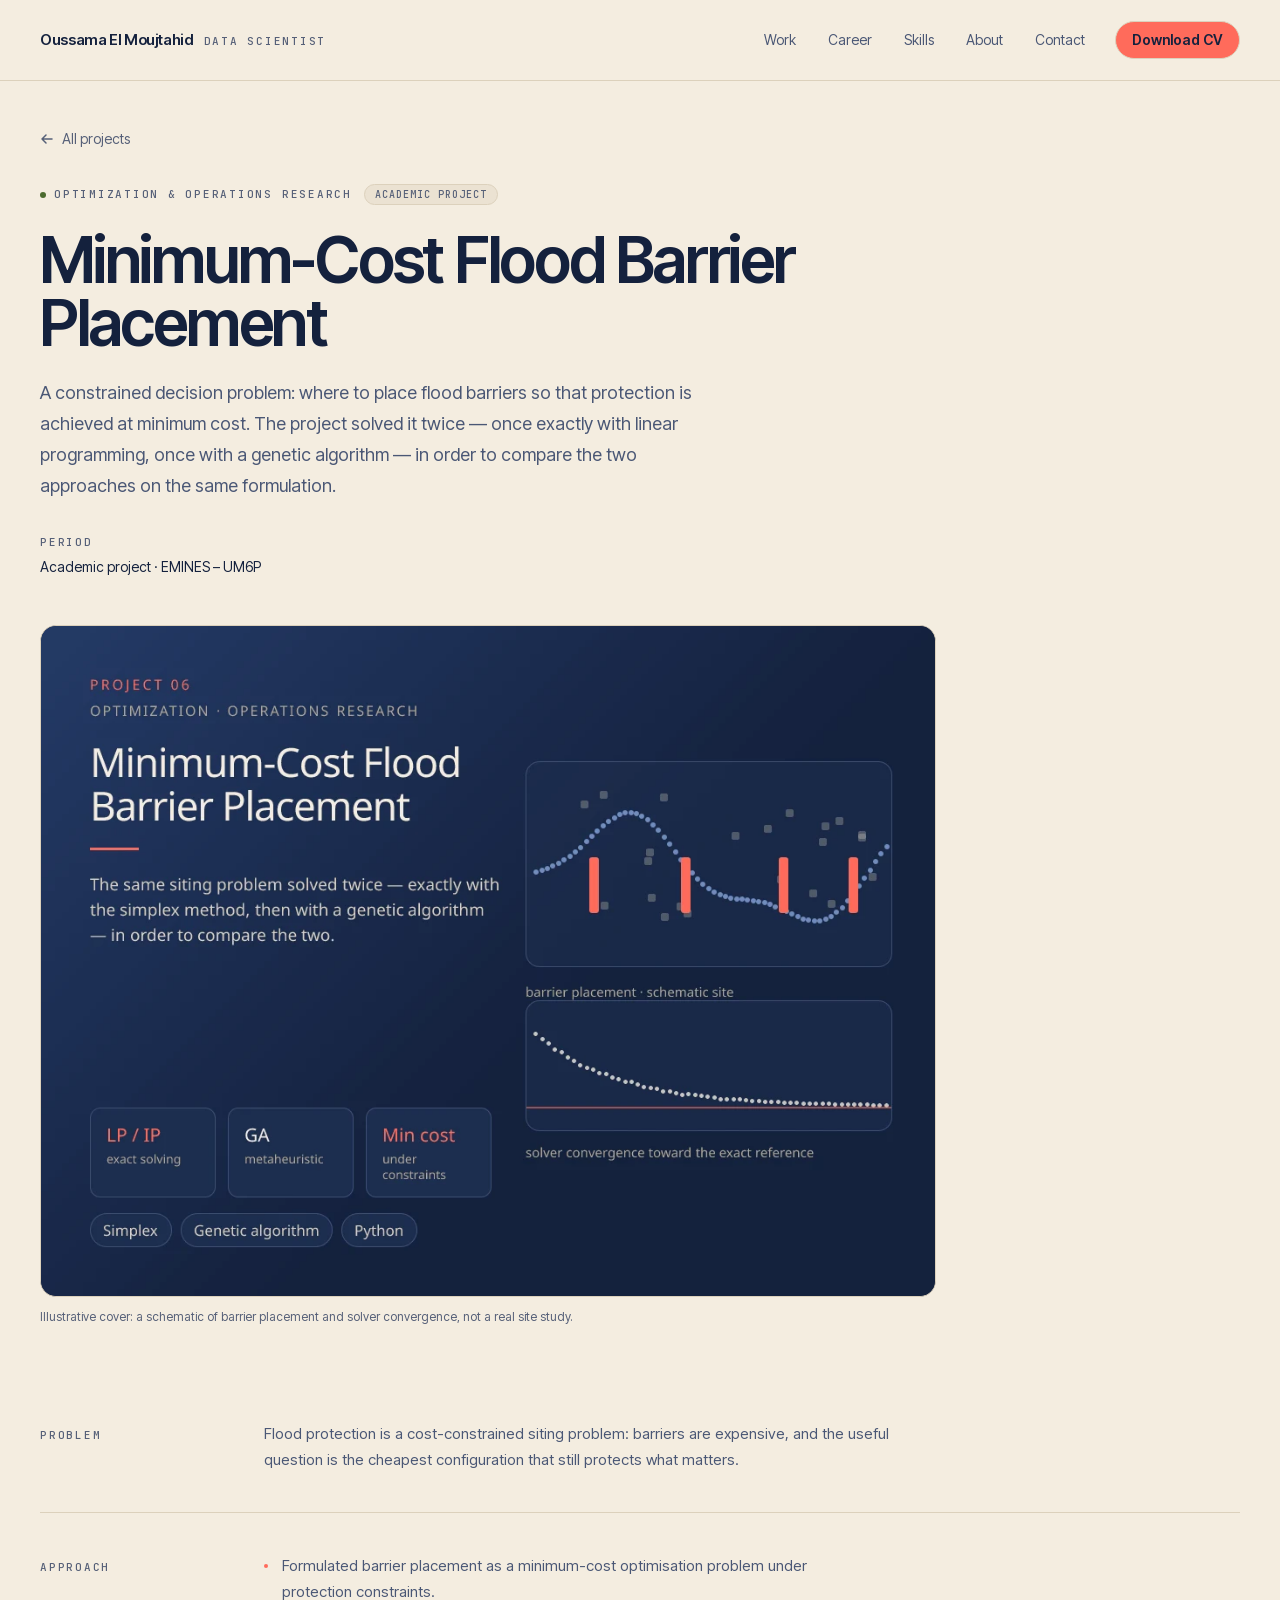
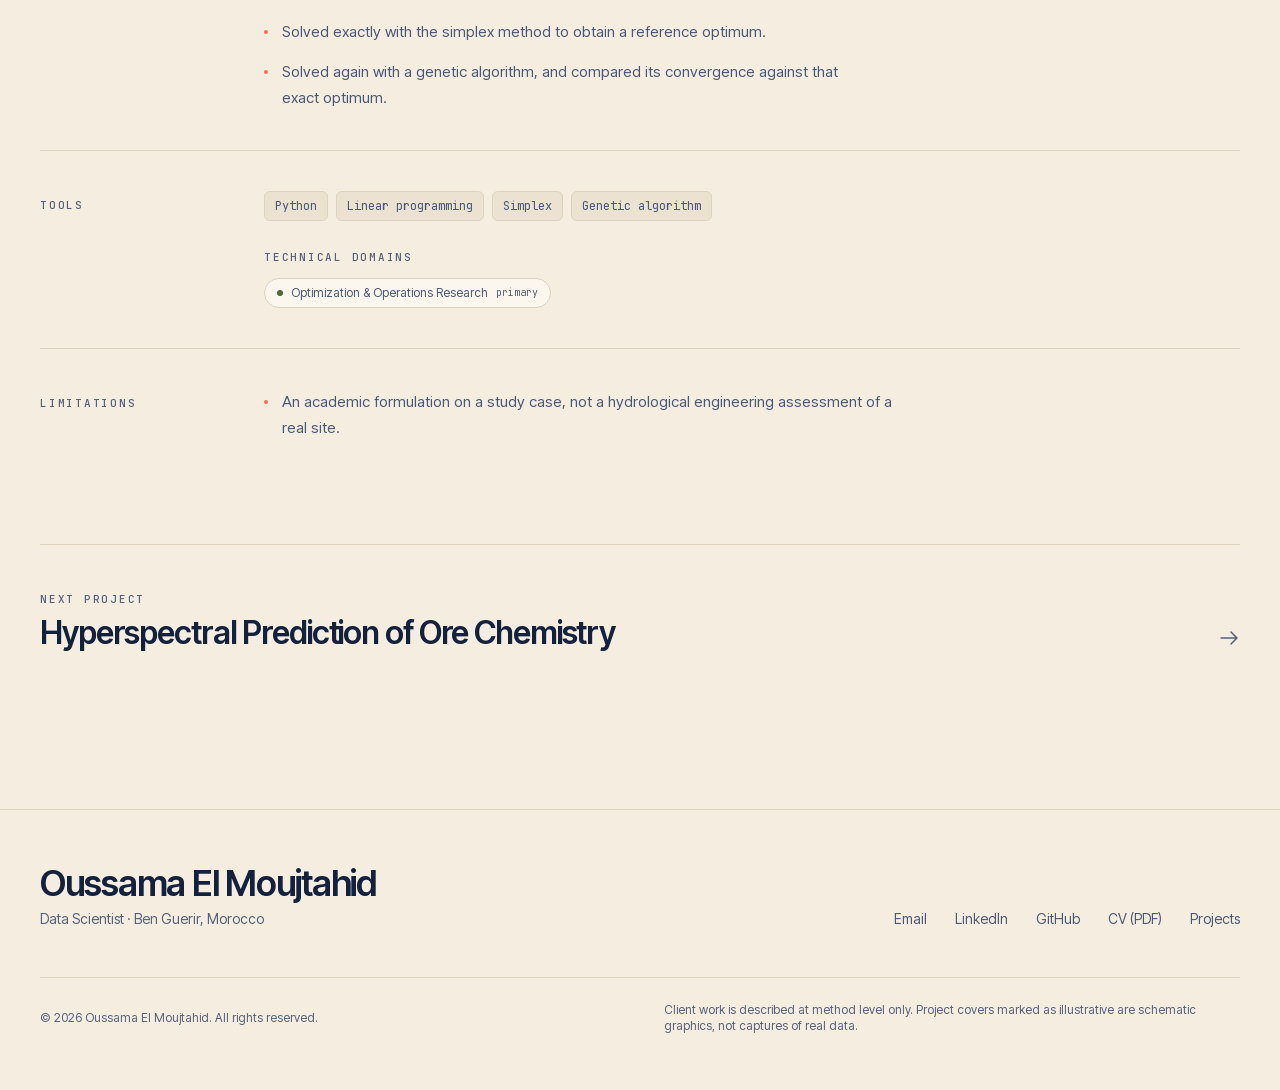
<file: projects/flood-barrier-optimization/index.html>
<!DOCTYPE html><!--ZHJIyUnUTfwnxuco_ob3m--><html lang="en" class="__variable_727f1d __variable_ae301a __variable_4dc837"><head><meta charSet="utf-8"/><meta name="viewport" content="width=device-width, initial-scale=1"/><link rel="preload" as="image" href="/projects/flood-barrier-optimization.webp"/><link rel="stylesheet" href="/_next/static/css/296efaaa642c0eaf.css" data-precedence="next"/><link rel="preload" as="script" fetchPriority="low" href="/_next/static/chunks/webpack-4057f44350c6282e.js"/><script src="/_next/static/chunks/4bd1b696-c023c6e3521b1417.js" async=""></script><script src="/_next/static/chunks/255-0e5ac6cd71b0e266.js" async=""></script><script src="/_next/static/chunks/main-app-26a39624944b7782.js" async=""></script><script src="/_next/static/chunks/619-ba102abea3e3d0e4.js" async=""></script><script src="/_next/static/chunks/app/layout-8b4e25a132548bba.js" async=""></script><script src="/_next/static/chunks/356-335c699cd4cf7b7b.js" async=""></script><script src="/_next/static/chunks/app/projects/%5Bslug%5D/page-f7b5abf701be7430.js" async=""></script><meta name="theme-color" content="#f4ede0"/><meta name="color-scheme" content="light"/><title>Minimum-Cost Flood Barrier Placement — Oussama El Moujtahid</title><meta name="description" content="Operations-research study comparing an exact simplex formulation with a genetic algorithm for barrier placement."/><meta name="author" content="Oussama El Moujtahid"/><meta name="keywords" content="Data Scientist,Machine Learning,Computer Vision,LiDAR,Hyperspectral,Generative AI,Morocco"/><meta name="creator" content="Oussama El Moujtahid"/><meta name="robots" content="index, follow"/><link rel="canonical" href="https://oussamaem1.github.io/projects/flood-barrier-optimization/"/><meta property="og:title" content="Minimum-Cost Flood Barrier Placement"/><meta property="og:description" content="Operations-research study comparing an exact simplex formulation with a genetic algorithm for barrier placement."/><meta property="og:url" content="https://oussamaem1.github.io/projects/flood-barrier-optimization/"/><meta property="og:image" content="https://oussamaem1.github.io/projects/flood-barrier-optimization.webp"/><meta property="og:image:alt" content="Minimum-Cost Flood Barrier Placement — cover"/><meta property="og:type" content="article"/><meta name="twitter:card" content="summary_large_image"/><meta name="twitter:title" content="Minimum-Cost Flood Barrier Placement"/><meta name="twitter:description" content="Operations-research study comparing an exact simplex formulation with a genetic algorithm for barrier placement."/><meta name="twitter:image" content="https://oussamaem1.github.io/projects/flood-barrier-optimization.webp"/><noscript><style>.reveal{opacity:1 !important;transform:none !important}</style></noscript><script src="/_next/static/chunks/polyfills-42372ed130431b0a.js" noModule=""></script></head><body class="min-h-screen antialiased"><div hidden=""><!--$--><!--/$--></div><a href="#main" class="sr-only focus:not-sr-only focus:fixed focus:left-4 focus:top-4 focus:z-[100] focus:rounded-full focus:border focus:border-coral-ink focus:bg-coral focus:px-5 focus:py-2.5 focus:text-sm focus:font-semibold focus:text-navy">Skip to content</a><header class="fixed inset-x-0 top-0 z-50 transition-colors duration-500 border-b border-transparent"><div class="mx-auto flex h-16 max-w-[1320px] items-center justify-between px-[var(--page-gutter)] md:h-20"><a class="group flex items-baseline gap-2.5 rounded-sm" href="/"><span class="text-[0.9375rem] font-semibold tracking-tight text-navy">Oussama El Moujtahid</span><span class="label-mono hidden text-muted transition-colors group-hover:text-coral-ink sm:inline">Data Scientist</span></a><nav aria-label="Primary" class="hidden items-center gap-1 md:flex"><a class="rounded-full px-3.5 py-2 text-sm text-body transition-colors hover:text-navy" href="/#work">Work</a><a class="rounded-full px-3.5 py-2 text-sm text-body transition-colors hover:text-navy" href="/#career">Career</a><a class="rounded-full px-3.5 py-2 text-sm text-body transition-colors hover:text-navy" href="/#skills">Skills</a><a class="rounded-full px-3.5 py-2 text-sm text-body transition-colors hover:text-navy" href="/#about">About</a><a class="rounded-full px-3.5 py-2 text-sm text-body transition-colors hover:text-navy" href="/#contact">Contact</a><a href="/cv/Oussama-El-Moujtahid-CV.pdf" download="Oussama-El-Moujtahid-CV.pdf" class="ml-3 rounded-full border border-coral-ink bg-coral px-4 py-2 text-sm font-semibold text-navy transition-transform duration-300 hover:-translate-y-0.5">Download CV</a></nav><button type="button" aria-expanded="false" aria-controls="mobile-nav" class="-mr-2 inline-flex h-10 w-10 items-center justify-center rounded-full text-navy md:hidden"><span class="sr-only">Open menu</span><svg width="20" height="20" viewBox="0 0 20 20" aria-hidden="true"><path d="M3 6 H17 M3 14 H17" stroke="currentColor" stroke-width="1.6" stroke-linecap="round" fill="none"></path></svg></button></div></header><main id="main"><article class="pb-16 pt-28 md:pt-32"><div class="mx-auto w-full max-w-[1320px] px-[var(--page-gutter)] "><a class="group inline-flex items-center gap-2 text-sm text-muted transition-colors hover:text-coral-ink" href="/#work"><svg width="14" height="14" viewBox="0 0 14 14" fill="none" aria-hidden="true" class="transition-transform duration-300 group-hover:-translate-x-1"><path d="M12 7H2m4-4L2 7l4 4" stroke="currentColor" stroke-width="1.5" stroke-linecap="round" stroke-linejoin="round"></path></svg>All projects</a><header class="mt-8 max-w-4xl"><div class="flex flex-wrap items-center gap-x-3 gap-y-2"><span class="flex items-center gap-2"><span class="h-1.5 w-1.5 rounded-full" style="background-color:#4C6B2F" aria-hidden="true"></span><span class="label-mono text-muted">Optimization &amp; Operations Research</span></span><span class="inline-flex items-center rounded-full border px-2.5 py-0.5 font-mono text-[0.625rem] font-medium uppercase tracking-[0.1em] border-cream-400 bg-cream-200 text-muted ">Academic project</span></div><h1 class="display mt-6 text-[2.25rem] text-navy sm:text-[3.25rem] lg:text-[4rem]">Minimum-Cost Flood Barrier Placement</h1><p class="prose-body mt-6 max-w-2xl text-lg">A constrained decision problem: where to place flood barriers so that protection is achieved at minimum cost. The project solved it twice — once exactly with linear programming, once with a genetic algorithm — in order to compare the two approaches on the same formulation.</p><dl class="mt-8 flex flex-wrap gap-x-10 gap-y-4"><div><dt class="label-mono text-muted">Period</dt><dd class="mt-1.5 text-sm text-navy">Academic project · EMINES – UM6P</dd></div></dl></header><figure class="mt-12 max-w-4xl"><div class="relative aspect-[4/3] w-full overflow-hidden rounded-2xl border border-cream-300 bg-navy"><img alt="Illustrative cover for Minimum-Cost Flood Barrier Placement" decoding="async" data-nimg="fill" class="object-cover transition-transform duration-[900ms] ease-[cubic-bezier(0.16,1,0.3,1)] group-hover:scale-[1.035]" style="position:absolute;height:100%;width:100%;left:0;top:0;right:0;bottom:0;color:transparent" src="/projects/flood-barrier-optimization.webp"/></div><figcaption class="mt-3 text-xs text-muted">Illustrative cover: a schematic of barrier placement and solver convergence, not a real site study.</figcaption></figure><div class="mt-14"><section class="reveal border-t border-cream-300 py-10 first:border-t-0" data-visible="false" style="--reveal-delay:0ms"><div class="grid grid-cols-1 gap-x-12 gap-y-4 md:grid-cols-[11rem_1fr]"><h2 class="label-mono pt-1.5 text-muted">Problem</h2><div class="max-w-2xl"><p class="prose-body text-[0.9375rem]">Flood protection is a cost-constrained siting problem: barriers are expensive, and the useful question is the cheapest configuration that still protects what matters.</p></div></div></section><section class="reveal border-t border-cream-300 py-10 first:border-t-0" data-visible="false" style="--reveal-delay:0ms"><div class="grid grid-cols-1 gap-x-12 gap-y-4 md:grid-cols-[11rem_1fr]"><h2 class="label-mono pt-1.5 text-muted">Approach</h2><div class="max-w-2xl"><ul class="space-y-3.5"><li class="flex gap-3.5"><span class="mt-[0.6875rem] h-1 w-1 shrink-0 rounded-full bg-coral" aria-hidden="true"></span><span class="prose-body text-[0.9375rem]">Formulated barrier placement as a minimum-cost optimisation problem under protection constraints.</span></li><li class="flex gap-3.5"><span class="mt-[0.6875rem] h-1 w-1 shrink-0 rounded-full bg-coral" aria-hidden="true"></span><span class="prose-body text-[0.9375rem]">Solved exactly with the simplex method to obtain a reference optimum.</span></li><li class="flex gap-3.5"><span class="mt-[0.6875rem] h-1 w-1 shrink-0 rounded-full bg-coral" aria-hidden="true"></span><span class="prose-body text-[0.9375rem]">Solved again with a genetic algorithm, and compared its convergence against that exact optimum.</span></li></ul></div></div></section><section class="reveal border-t border-cream-300 py-10 first:border-t-0" data-visible="false" style="--reveal-delay:0ms"><div class="grid grid-cols-1 gap-x-12 gap-y-4 md:grid-cols-[11rem_1fr]"><h2 class="label-mono pt-1.5 text-muted">Tools</h2><div class="max-w-2xl"><ul class="flex flex-wrap gap-2"><li class="rounded-md border border-cream-400 bg-cream-200 px-2.5 py-1.5 font-mono text-xs text-body">Python</li><li class="rounded-md border border-cream-400 bg-cream-200 px-2.5 py-1.5 font-mono text-xs text-body">Linear programming</li><li class="rounded-md border border-cream-400 bg-cream-200 px-2.5 py-1.5 font-mono text-xs text-body">Simplex</li><li class="rounded-md border border-cream-400 bg-cream-200 px-2.5 py-1.5 font-mono text-xs text-body">Genetic algorithm</li></ul><div class="mt-7"><p class="label-mono text-muted">Technical domains</p><div class="mt-3 flex flex-wrap gap-2"><span class="inline-flex items-center gap-2 rounded-full border border-cream-400 bg-cream-50 px-3 py-1.5 text-xs text-body"><span class="h-1.5 w-1.5 rounded-full" style="background-color:#4C6B2F" aria-hidden="true"></span>Optimization &amp; Operations Research<span class="font-mono text-[0.625rem] text-muted">primary</span></span></div></div></div></div></section><section class="reveal border-t border-cream-300 py-10 first:border-t-0" data-visible="false" style="--reveal-delay:0ms"><div class="grid grid-cols-1 gap-x-12 gap-y-4 md:grid-cols-[11rem_1fr]"><h2 class="label-mono pt-1.5 text-muted">Limitations</h2><div class="max-w-2xl"><ul class="space-y-3.5"><li class="flex gap-3.5"><span class="mt-[0.6875rem] h-1 w-1 shrink-0 rounded-full bg-coral" aria-hidden="true"></span><span class="prose-body text-[0.9375rem]">An academic formulation on a study case, not a hydrological engineering assessment of a real site.</span></li></ul></div></div></section></div><div class="reveal " data-visible="false" style="--reveal-delay:0ms"><nav aria-label="Project navigation" class="mt-16 border-t border-cream-300 pt-10"><a class="group flex flex-col gap-3 sm:flex-row sm:items-end sm:justify-between" href="/projects/hyperspectral-ore-chemistry/"><span><span class="label-mono text-muted">Next project</span><span class="display mt-2 block text-2xl text-navy transition-colors group-hover:text-coral-ink md:text-[2rem]">Hyperspectral Prediction of Ore Chemistry</span></span><svg width="22" height="22" viewBox="0 0 22 22" fill="none" aria-hidden="true" class="shrink-0 text-muted transition-all duration-500 ease-[cubic-bezier(0.16,1,0.3,1)] group-hover:translate-x-1.5 group-hover:text-coral-ink"><path d="M3 11h16m-6-6 6 6-6 6" stroke="currentColor" stroke-width="1.5" stroke-linecap="round" stroke-linejoin="round"></path></svg></a></nav></div></div></article><!--$--><!--/$--></main><footer class="hairline mt-24 bg-cream"><div class="mx-auto max-w-[1320px] px-[var(--page-gutter)] py-14"><div class="flex flex-col gap-10 md:flex-row md:items-end md:justify-between"><div><p class="display text-3xl text-navy md:text-4xl">Oussama El Moujtahid</p><p class="mt-2 text-sm text-muted">Data Scientist<!-- --> · <!-- -->Ben Guerir, Morocco</p></div><nav aria-label="Footer" class="flex flex-wrap gap-x-7 gap-y-3"><a href="mailto:oussama.elmoujtahid@emines.um6p.ma" class="text-sm text-body transition-colors hover:text-coral-ink">Email</a><a href="https://www.linkedin.com/in/oussama-elmoujtahid" target="_blank" rel="noopener noreferrer" aria-label="LinkedIn profile (opens in a new tab)" class="text-sm text-body transition-colors hover:text-coral-ink">LinkedIn</a><a href="https://github.com/Oussamaem1" target="_blank" rel="noopener noreferrer" aria-label="GitHub profile (opens in a new tab)" class="text-sm text-body transition-colors hover:text-coral-ink">GitHub</a><a href="/cv/Oussama-El-Moujtahid-CV.pdf" download="Oussama-El-Moujtahid-CV.pdf" class="text-sm text-body transition-colors hover:text-coral-ink">CV (PDF)</a><a class="text-sm text-body transition-colors hover:text-coral-ink" href="/#work">Projects</a></nav></div><div class="hairline mt-12 flex flex-col gap-3 pt-6 text-xs text-muted sm:flex-row sm:items-center sm:justify-between"><p>© <!-- -->2026<!-- --> <!-- -->Oussama El Moujtahid<!-- -->. All rights reserved.</p><p class="max-w-xl">Client work is described at method level only. Project covers marked as illustrative are schematic graphics, not captures of real data.</p></div></div></footer><script src="/_next/static/chunks/webpack-4057f44350c6282e.js" id="_R_" async=""></script><script>(self.__next_f=self.__next_f||[]).push([0])</script><script>self.__next_f.push([1,"1:\"$Sreact.fragment\"\n2:I[5727,[\"619\",\"static/chunks/619-ba102abea3e3d0e4.js\",\"177\",\"static/chunks/app/layout-8b4e25a132548bba.js\"],\"SiteHeader\"]\n3:I[9766,[],\"\"]\n4:I[8924,[],\"\"]\n5:I[2619,[\"619\",\"static/chunks/619-ba102abea3e3d0e4.js\",\"356\",\"static/chunks/356-335c699cd4cf7b7b.js\",\"419\",\"static/chunks/app/projects/%5Bslug%5D/page-f7b5abf701be7430.js\"],\"\"]\na:I[7150,[],\"\"]\n:HL[\"/_next/static/css/296efaaa642c0eaf.css\",\"style\"]\n"])</script><script>self.__next_f.push([1,"0:{\"P\":null,\"b\":\"ZHJIyUnUTfwnxuco_ob3m\",\"p\":\"\",\"c\":[\"\",\"projects\",\"flood-barrier-optimization\",\"\"],\"i\":false,\"f\":[[[\"\",{\"children\":[\"projects\",{\"children\":[[\"slug\",\"flood-barrier-optimization\",\"d\"],{\"children\":[\"__PAGE__\",{}]}]}]},\"$undefined\",\"$undefined\",true],[\"\",[\"$\",\"$1\",\"c\",{\"children\":[[[\"$\",\"link\",\"0\",{\"rel\":\"stylesheet\",\"href\":\"/_next/static/css/296efaaa642c0eaf.css\",\"precedence\":\"next\",\"crossOrigin\":\"$undefined\",\"nonce\":\"$undefined\"}]],[\"$\",\"html\",null,{\"lang\":\"en\",\"className\":\"__variable_727f1d __variable_ae301a __variable_4dc837\",\"children\":[[\"$\",\"head\",null,{\"children\":[\"$\",\"noscript\",null,{\"children\":[\"$\",\"style\",null,{\"children\":\".reveal{opacity:1 !important;transform:none !important}\"}]}]}],[\"$\",\"body\",null,{\"className\":\"min-h-screen antialiased\",\"children\":[[\"$\",\"a\",null,{\"href\":\"#main\",\"className\":\"sr-only focus:not-sr-only focus:fixed focus:left-4 focus:top-4 focus:z-[100] focus:rounded-full focus:border focus:border-coral-ink focus:bg-coral focus:px-5 focus:py-2.5 focus:text-sm focus:font-semibold focus:text-navy\",\"children\":\"Skip to content\"}],[\"$\",\"$L2\",null,{}],[\"$\",\"main\",null,{\"id\":\"main\",\"children\":[\"$\",\"$L3\",null,{\"parallelRouterKey\":\"children\",\"error\":\"$undefined\",\"errorStyles\":\"$undefined\",\"errorScripts\":\"$undefined\",\"template\":[\"$\",\"$L4\",null,{}],\"templateStyles\":\"$undefined\",\"templateScripts\":\"$undefined\",\"notFound\":[[\"$\",\"div\",null,{\"className\":\"mx-auto w-full max-w-[1320px] px-[var(--page-gutter)] flex min-h-[70vh] flex-col justify-center py-32\",\"children\":[[\"$\",\"p\",null,{\"className\":\"label-mono text-coral-ink\",\"children\":\"404\"}],[\"$\",\"h1\",null,{\"className\":\"display mt-5 text-[2.5rem] text-navy sm:text-[4rem]\",\"children\":\"Page not found\"}],[\"$\",\"p\",null,{\"className\":\"prose-body mt-5 max-w-md\",\"children\":\"That page does not exist. The projects are all reachable from the work section on the home page.\"}],[\"$\",\"div\",null,{\"className\":\"mt-9 flex flex-wrap gap-3\",\"children\":[[\"$\",\"$L5\",null,{\"href\":\"/\",\"className\":\"rounded-full border border-coral-ink bg-coral px-6 py-3.5 text-sm font-semibold text-navy transition-transform duration-300 hover:-translate-y-0.5\",\"children\":\"Back home\"}],[\"$\",\"$L5\",null,{\"href\":\"/#work\",\"className\":\"rounded-full border border-cream-500 px-6 py-3.5 text-sm font-medium text-navy transition-colors hover:border-navy-600\",\"children\":\"See projects\"}]]}]]}],[]],\"forbidden\":\"$undefined\",\"unauthorized\":\"$undefined\"}]}],[\"$\",\"footer\",null,{\"className\":\"hairline mt-24 bg-cream\",\"children\":[\"$\",\"div\",null,{\"className\":\"mx-auto max-w-[1320px] px-[var(--page-gutter)] py-14\",\"children\":[[\"$\",\"div\",null,{\"className\":\"flex flex-col gap-10 md:flex-row md:items-end md:justify-between\",\"children\":[[\"$\",\"div\",null,{\"children\":[[\"$\",\"p\",null,{\"className\":\"display text-3xl text-navy md:text-4xl\",\"children\":\"Oussama El Moujtahid\"}],[\"$\",\"p\",null,{\"className\":\"mt-2 text-sm text-muted\",\"children\":[\"Data Scientist\",\" · \",\"Ben Guerir, Morocco\"]}]]}],[\"$\",\"nav\",null,{\"aria-label\":\"Footer\",\"className\":\"flex flex-wrap gap-x-7 gap-y-3\",\"children\":[[\"$\",\"a\",null,{\"href\":\"mailto:oussama.elmoujtahid@emines.um6p.ma\",\"className\":\"text-sm text-body transition-colors hover:text-coral-ink\",\"children\":\"Email\"}],[\"$\",\"a\",null,{\"href\":\"https://www.linkedin.com/in/oussama-elmoujtahid\",\"target\":\"_blank\",\"rel\":\"noopener noreferrer\",\"aria-label\":\"LinkedIn profile (opens in a new tab)\",\"className\":\"text-sm text-body transition-colors hover:text-coral-ink\",\"children\":\"LinkedIn\"}],[\"$\",\"a\",null,{\"href\":\"https://github.com/Oussamaem1\",\"target\":\"_blank\",\"rel\":\"noopener noreferrer\",\"aria-label\":\"GitHub profile (opens in a new tab)\",\"className\":\"text-sm text-body transition-colors hover:text-coral-ink\",\"children\":\"GitHub\"}],[\"$\",\"a\",null,{\"href\":\"/cv/Oussama-El-Moujtahid-CV.pdf\",\"download\":\"Oussama-El-Moujtahid-CV.pdf\",\"className\":\"text-sm text-body transition-colors hover:text-coral-ink\",\"children\":\"CV (PDF)\"}],[\"$\",\"$L5\",null,{\"href\":\"/#work\",\"className\":\"text-sm text-body transition-colors hover:text-coral-ink\",\"children\":\"Projects\"}]]}]]}],[\"$\",\"div\",null,{\"className\":\"hairline mt-12 flex flex-col gap-3 pt-6 text-xs text-muted sm:flex-row sm:items-center sm:justify-between\",\"children\":[[\"$\",\"p\",null,{\"children\":[\"© \",2026,\" \",\"Oussama El Moujtahid\",\". All rights reserved.\"]}],[\"$\",\"p\",null,{\"className\":\"max-w-xl\",\"children\":\"Client work is described at method level only. Project covers marked as illustrative are schematic graphics, not captures of real data.\"}]]}]]}]}]]}]]}]]}],{\"children\":[\"projects\",\"$L6\",{\"children\":[[\"slug\",\"flood-barrier-optimization\",\"d\"],\"$L7\",{\"children\":[\"__PAGE__\",\"$L8\",{},null,false]},null,false]},null,false]},null,false],\"$L9\",false]],\"m\":\"$undefined\",\"G\":[\"$a\",[]],\"s\":false,\"S\":true}\n"])</script><script>self.__next_f.push([1,"c:I[4431,[],\"OutletBoundary\"]\ne:I[5278,[],\"AsyncMetadataOutlet\"]\n10:I[4431,[],\"ViewportBoundary\"]\n12:I[4431,[],\"MetadataBoundary\"]\n13:\"$Sreact.suspense\"\n6:[\"$\",\"$1\",\"c\",{\"children\":[null,[\"$\",\"$L3\",null,{\"parallelRouterKey\":\"children\",\"error\":\"$undefined\",\"errorStyles\":\"$undefined\",\"errorScripts\":\"$undefined\",\"template\":[\"$\",\"$L4\",null,{}],\"templateStyles\":\"$undefined\",\"templateScripts\":\"$undefined\",\"notFound\":\"$undefined\",\"forbidden\":\"$undefined\",\"unauthorized\":\"$undefined\"}]]}]\n7:[\"$\",\"$1\",\"c\",{\"children\":[null,[\"$\",\"$L3\",null,{\"parallelRouterKey\":\"children\",\"error\":\"$undefined\",\"errorStyles\":\"$undefined\",\"errorScripts\":\"$undefined\",\"template\":[\"$\",\"$L4\",null,{}],\"templateStyles\":\"$undefined\",\"templateScripts\":\"$undefined\",\"notFound\":\"$undefined\",\"forbidden\":\"$undefined\",\"unauthorized\":\"$undefined\"}]]}]\n8:[\"$\",\"$1\",\"c\",{\"children\":[\"$Lb\",null,[\"$\",\"$Lc\",null,{\"children\":[\"$Ld\",[\"$\",\"$Le\",null,{\"promise\":\"$@f\"}]]}]]}]\n9:[\"$\",\"$1\",\"h\",{\"children\":[null,[[\"$\",\"$L10\",null,{\"children\":\"$L11\"}],null],[\"$\",\"$L12\",null,{\"children\":[\"$\",\"div\",null,{\"hidden\":true,\"children\":[\"$\",\"$13\",null,{\"fallback\":null,\"children\":\"$L14\"}]}]}]]}]\n"])</script><script>self.__next_f.push([1,"15:I[1356,[\"619\",\"static/chunks/619-ba102abea3e3d0e4.js\",\"356\",\"static/chunks/356-335c699cd4cf7b7b.js\",\"419\",\"static/chunks/app/projects/%5Bslug%5D/page-f7b5abf701be7430.js\"],\"Image\"]\n16:I[4085,[\"619\",\"static/chunks/619-ba102abea3e3d0e4.js\",\"356\",\"static/chunks/356-335c699cd4cf7b7b.js\",\"419\",\"static/chunks/app/projects/%5Bslug%5D/page-f7b5abf701be7430.js\"],\"Reveal\"]\n"])</script><script>self.__next_f.push([1,"b:[\"$\",\"article\",null,{\"className\":\"pb-16 pt-28 md:pt-32\",\"children\":[\"$\",\"div\",null,{\"className\":\"mx-auto w-full max-w-[1320px] px-[var(--page-gutter)] \",\"children\":[[\"$\",\"$L5\",null,{\"href\":\"/#work\",\"className\":\"group inline-flex items-center gap-2 text-sm text-muted transition-colors hover:text-coral-ink\",\"children\":[[\"$\",\"svg\",null,{\"width\":\"14\",\"height\":\"14\",\"viewBox\":\"0 0 14 14\",\"fill\":\"none\",\"aria-hidden\":\"true\",\"className\":\"transition-transform duration-300 group-hover:-translate-x-1\",\"children\":[\"$\",\"path\",null,{\"d\":\"M12 7H2m4-4L2 7l4 4\",\"stroke\":\"currentColor\",\"strokeWidth\":\"1.5\",\"strokeLinecap\":\"round\",\"strokeLinejoin\":\"round\"}]}],\"All projects\"]}],[\"$\",\"header\",null,{\"className\":\"mt-8 max-w-4xl\",\"children\":[[\"$\",\"div\",null,{\"className\":\"flex flex-wrap items-center gap-x-3 gap-y-2\",\"children\":[[\"$\",\"span\",null,{\"className\":\"flex items-center gap-2\",\"children\":[[\"$\",\"span\",null,{\"className\":\"h-1.5 w-1.5 rounded-full\",\"style\":{\"backgroundColor\":\"#4C6B2F\"},\"aria-hidden\":\"true\"}],[\"$\",\"span\",null,{\"className\":\"label-mono text-muted\",\"children\":\"Optimization \u0026 Operations Research\"}]]}],[\"$\",\"span\",null,{\"className\":\"inline-flex items-center rounded-full border px-2.5 py-0.5 font-mono text-[0.625rem] font-medium uppercase tracking-[0.1em] border-cream-400 bg-cream-200 text-muted \",\"children\":\"Academic project\"}]]}],[\"$\",\"h1\",null,{\"className\":\"display mt-6 text-[2.25rem] text-navy sm:text-[3.25rem] lg:text-[4rem]\",\"children\":\"Minimum-Cost Flood Barrier Placement\"}],[\"$\",\"p\",null,{\"className\":\"prose-body mt-6 max-w-2xl text-lg\",\"children\":\"A constrained decision problem: where to place flood barriers so that protection is achieved at minimum cost. The project solved it twice — once exactly with linear programming, once with a genetic algorithm — in order to compare the two approaches on the same formulation.\"}],[\"$\",\"dl\",null,{\"className\":\"mt-8 flex flex-wrap gap-x-10 gap-y-4\",\"children\":[\"$undefined\",[\"$\",\"div\",null,{\"children\":[[\"$\",\"dt\",null,{\"className\":\"label-mono text-muted\",\"children\":\"Period\"}],[\"$\",\"dd\",null,{\"className\":\"mt-1.5 text-sm text-navy\",\"children\":\"Academic project · EMINES – UM6P\"}]]}],\"$undefined\"]}]]}],[\"$\",\"figure\",null,{\"className\":\"mt-12 max-w-4xl\",\"children\":[[\"$\",\"div\",null,{\"className\":\"relative aspect-[4/3] w-full overflow-hidden rounded-2xl border border-cream-300 bg-navy\",\"children\":[\"$\",\"$L15\",null,{\"src\":\"/projects/flood-barrier-optimization.webp\",\"alt\":\"Illustrative cover for Minimum-Cost Flood Barrier Placement\",\"fill\":true,\"sizes\":\"(max-width: 896px) 100vw, 896px\",\"priority\":true,\"loading\":\"$undefined\",\"className\":\"object-cover transition-transform duration-[900ms] ease-[cubic-bezier(0.16,1,0.3,1)] group-hover:scale-[1.035]\"}]}],[\"$\",\"figcaption\",null,{\"className\":\"mt-3 text-xs text-muted\",\"children\":\"Illustrative cover: a schematic of barrier placement and solver convergence, not a real site study.\"}]]}],\"$undefined\",[\"$\",\"div\",null,{\"className\":\"mt-14\",\"children\":[[\"$\",\"$L16\",null,{\"as\":\"section\",\"className\":\"border-t border-cream-300 py-10 first:border-t-0\",\"children\":[\"$\",\"div\",null,{\"className\":\"grid grid-cols-1 gap-x-12 gap-y-4 md:grid-cols-[11rem_1fr]\",\"children\":[[\"$\",\"h2\",null,{\"className\":\"label-mono pt-1.5 text-muted\",\"children\":\"Problem\"}],[\"$\",\"div\",null,{\"className\":\"max-w-2xl\",\"children\":[\"$\",\"p\",null,{\"className\":\"prose-body text-[0.9375rem]\",\"children\":\"Flood protection is a cost-constrained siting problem: barriers are expensive, and the useful question is the cheapest configuration that still protects what matters.\"}]}]]}]}],\"$undefined\",\"$undefined\",[\"$\",\"$L16\",null,{\"as\":\"section\",\"className\":\"border-t border-cream-300 py-10 first:border-t-0\",\"children\":[\"$\",\"div\",null,{\"className\":\"grid grid-cols-1 gap-x-12 gap-y-4 md:grid-cols-[11rem_1fr]\",\"children\":[[\"$\",\"h2\",null,{\"className\":\"label-mono pt-1.5 text-muted\",\"children\":\"Approach\"}],[\"$\",\"div\",null,{\"className\":\"max-w-2xl\",\"children\":[\"$\",\"ul\",null,{\"className\":\"space-y-3.5\",\"children\":[[\"$\",\"li\",\"Formulated barrier placement as a minimum-cost optimisation problem under protection constraints.\",{\"className\":\"flex gap-3.5\",\"children\":[\"$L17\",\"$L18\"]}],\"$L19\",\"$L1a\"]}]}]]}]}],\"$L1b\",\"$undefined\",\"$undefined\",\"$L1c\",\"$undefined\"]}],\"$L1d\"]}]}]\n"])</script><script>self.__next_f.push([1,"17:[\"$\",\"span\",null,{\"className\":\"mt-[0.6875rem] h-1 w-1 shrink-0 rounded-full bg-coral\",\"aria-hidden\":\"true\"}]\n18:[\"$\",\"span\",null,{\"className\":\"prose-body text-[0.9375rem]\",\"children\":\"Formulated barrier placement as a minimum-cost optimisation problem under protection constraints.\"}]\n19:[\"$\",\"li\",\"Solved exactly with the simplex method to obtain a reference optimum.\",{\"className\":\"flex gap-3.5\",\"children\":[[\"$\",\"span\",null,{\"className\":\"mt-[0.6875rem] h-1 w-1 shrink-0 rounded-full bg-coral\",\"aria-hidden\":\"true\"}],[\"$\",\"span\",null,{\"className\":\"prose-body text-[0.9375rem]\",\"children\":\"Solved exactly with the simplex method to obtain a reference optimum.\"}]]}]\n1a:[\"$\",\"li\",\"Solved again with a genetic algorithm, and compared its convergence against that exact optimum.\",{\"className\":\"flex gap-3.5\",\"children\":[[\"$\",\"span\",null,{\"className\":\"mt-[0.6875rem] h-1 w-1 shrink-0 rounded-full bg-coral\",\"aria-hidden\":\"true\"}],[\"$\",\"span\",null,{\"className\":\"prose-body text-[0.9375rem]\",\"children\":\"Solved again with a genetic algorithm, and compared its convergence against that exact optimum.\"}]]}]\n"])</script><script>self.__next_f.push([1,"1b:[\"$\",\"$L16\",null,{\"as\":\"section\",\"className\":\"border-t border-cream-300 py-10 first:border-t-0\",\"children\":[\"$\",\"div\",null,{\"className\":\"grid grid-cols-1 gap-x-12 gap-y-4 md:grid-cols-[11rem_1fr]\",\"children\":[[\"$\",\"h2\",null,{\"className\":\"label-mono pt-1.5 text-muted\",\"children\":\"Tools\"}],[\"$\",\"div\",null,{\"className\":\"max-w-2xl\",\"children\":[[\"$\",\"ul\",null,{\"className\":\"flex flex-wrap gap-2\",\"children\":[[\"$\",\"li\",\"Python\",{\"className\":\"rounded-md border border-cream-400 bg-cream-200 px-2.5 py-1.5 font-mono text-xs text-body\",\"children\":\"Python\"}],[\"$\",\"li\",\"Linear programming\",{\"className\":\"rounded-md border border-cream-400 bg-cream-200 px-2.5 py-1.5 font-mono text-xs text-body\",\"children\":\"Linear programming\"}],[\"$\",\"li\",\"Simplex\",{\"className\":\"rounded-md border border-cream-400 bg-cream-200 px-2.5 py-1.5 font-mono text-xs text-body\",\"children\":\"Simplex\"}],[\"$\",\"li\",\"Genetic algorithm\",{\"className\":\"rounded-md border border-cream-400 bg-cream-200 px-2.5 py-1.5 font-mono text-xs text-body\",\"children\":\"Genetic algorithm\"}]]}],[\"$\",\"div\",null,{\"className\":\"mt-7\",\"children\":[[\"$\",\"p\",null,{\"className\":\"label-mono text-muted\",\"children\":\"Technical domains\"}],[\"$\",\"div\",null,{\"className\":\"mt-3 flex flex-wrap gap-2\",\"children\":[[\"$\",\"span\",\"optimization\",{\"className\":\"inline-flex items-center gap-2 rounded-full border border-cream-400 bg-cream-50 px-3 py-1.5 text-xs text-body\",\"children\":[[\"$\",\"span\",null,{\"className\":\"h-1.5 w-1.5 rounded-full\",\"style\":{\"backgroundColor\":\"#4C6B2F\"},\"aria-hidden\":\"true\"}],\"Optimization \u0026 Operations Research\",[\"$\",\"span\",null,{\"className\":\"font-mono text-[0.625rem] text-muted\",\"children\":\"primary\"}]]}]]}]]}]]}]]}]}]\n"])</script><script>self.__next_f.push([1,"1c:[\"$\",\"$L16\",null,{\"as\":\"section\",\"className\":\"border-t border-cream-300 py-10 first:border-t-0\",\"children\":[\"$\",\"div\",null,{\"className\":\"grid grid-cols-1 gap-x-12 gap-y-4 md:grid-cols-[11rem_1fr]\",\"children\":[[\"$\",\"h2\",null,{\"className\":\"label-mono pt-1.5 text-muted\",\"children\":\"Limitations\"}],[\"$\",\"div\",null,{\"className\":\"max-w-2xl\",\"children\":[\"$\",\"ul\",null,{\"className\":\"space-y-3.5\",\"children\":[[\"$\",\"li\",\"An academic formulation on a study case, not a hydrological engineering assessment of a real site.\",{\"className\":\"flex gap-3.5\",\"children\":[[\"$\",\"span\",null,{\"className\":\"mt-[0.6875rem] h-1 w-1 shrink-0 rounded-full bg-coral\",\"aria-hidden\":\"true\"}],[\"$\",\"span\",null,{\"className\":\"prose-body text-[0.9375rem]\",\"children\":\"An academic formulation on a study case, not a hydrological engineering assessment of a real site.\"}]]}]]}]}]]}]}]\n"])</script><script>self.__next_f.push([1,"1d:[\"$\",\"$L16\",null,{\"children\":[\"$\",\"nav\",null,{\"aria-label\":\"Project navigation\",\"className\":\"mt-16 border-t border-cream-300 pt-10\",\"children\":[\"$\",\"$L5\",null,{\"href\":\"/projects/hyperspectral-ore-chemistry\",\"className\":\"group flex flex-col gap-3 sm:flex-row sm:items-end sm:justify-between\",\"children\":[[\"$\",\"span\",null,{\"children\":[[\"$\",\"span\",null,{\"className\":\"label-mono text-muted\",\"children\":\"Next project\"}],[\"$\",\"span\",null,{\"className\":\"display mt-2 block text-2xl text-navy transition-colors group-hover:text-coral-ink md:text-[2rem]\",\"children\":\"Hyperspectral Prediction of Ore Chemistry\"}]]}],[\"$\",\"svg\",null,{\"width\":\"22\",\"height\":\"22\",\"viewBox\":\"0 0 22 22\",\"fill\":\"none\",\"aria-hidden\":\"true\",\"className\":\"shrink-0 text-muted transition-all duration-500 ease-[cubic-bezier(0.16,1,0.3,1)] group-hover:translate-x-1.5 group-hover:text-coral-ink\",\"children\":[\"$\",\"path\",null,{\"d\":\"M3 11h16m-6-6 6 6-6 6\",\"stroke\":\"currentColor\",\"strokeWidth\":\"1.5\",\"strokeLinecap\":\"round\",\"strokeLinejoin\":\"round\"}]}]]}]}]}]\n"])</script><script>self.__next_f.push([1,"11:[[\"$\",\"meta\",\"0\",{\"charSet\":\"utf-8\"}],[\"$\",\"meta\",\"1\",{\"name\":\"viewport\",\"content\":\"width=device-width, initial-scale=1\"}],[\"$\",\"meta\",\"2\",{\"name\":\"theme-color\",\"content\":\"#f4ede0\"}],[\"$\",\"meta\",\"3\",{\"name\":\"color-scheme\",\"content\":\"light\"}]]\nd:null\n"])</script><script>self.__next_f.push([1,"f:{\"metadata\":[[\"$\",\"title\",\"0\",{\"children\":\"Minimum-Cost Flood Barrier Placement — Oussama El Moujtahid\"}],[\"$\",\"meta\",\"1\",{\"name\":\"description\",\"content\":\"Operations-research study comparing an exact simplex formulation with a genetic algorithm for barrier placement.\"}],[\"$\",\"meta\",\"2\",{\"name\":\"author\",\"content\":\"Oussama El Moujtahid\"}],[\"$\",\"meta\",\"3\",{\"name\":\"keywords\",\"content\":\"Data Scientist,Machine Learning,Computer Vision,LiDAR,Hyperspectral,Generative AI,Morocco\"}],[\"$\",\"meta\",\"4\",{\"name\":\"creator\",\"content\":\"Oussama El Moujtahid\"}],[\"$\",\"meta\",\"5\",{\"name\":\"robots\",\"content\":\"index, follow\"}],[\"$\",\"link\",\"6\",{\"rel\":\"canonical\",\"href\":\"https://oussamaem1.github.io/projects/flood-barrier-optimization/\"}],[\"$\",\"meta\",\"7\",{\"property\":\"og:title\",\"content\":\"Minimum-Cost Flood Barrier Placement\"}],[\"$\",\"meta\",\"8\",{\"property\":\"og:description\",\"content\":\"Operations-research study comparing an exact simplex formulation with a genetic algorithm for barrier placement.\"}],[\"$\",\"meta\",\"9\",{\"property\":\"og:url\",\"content\":\"https://oussamaem1.github.io/projects/flood-barrier-optimization/\"}],[\"$\",\"meta\",\"10\",{\"property\":\"og:image\",\"content\":\"https://oussamaem1.github.io/projects/flood-barrier-optimization.webp\"}],[\"$\",\"meta\",\"11\",{\"property\":\"og:image:alt\",\"content\":\"Minimum-Cost Flood Barrier Placement — cover\"}],[\"$\",\"meta\",\"12\",{\"property\":\"og:type\",\"content\":\"article\"}],[\"$\",\"meta\",\"13\",{\"name\":\"twitter:card\",\"content\":\"summary_large_image\"}],[\"$\",\"meta\",\"14\",{\"name\":\"twitter:title\",\"content\":\"Minimum-Cost Flood Barrier Placement\"}],[\"$\",\"meta\",\"15\",{\"name\":\"twitter:description\",\"content\":\"Operations-research study comparing an exact simplex formulation with a genetic algorithm for barrier placement.\"}],[\"$\",\"meta\",\"16\",{\"name\":\"twitter:image\",\"content\":\"https://oussamaem1.github.io/projects/flood-barrier-optimization.webp\"}]],\"error\":null,\"digest\":\"$undefined\"}\n"])</script><script>self.__next_f.push([1,"14:\"$f:metadata\"\n"])</script></body></html>
</file>
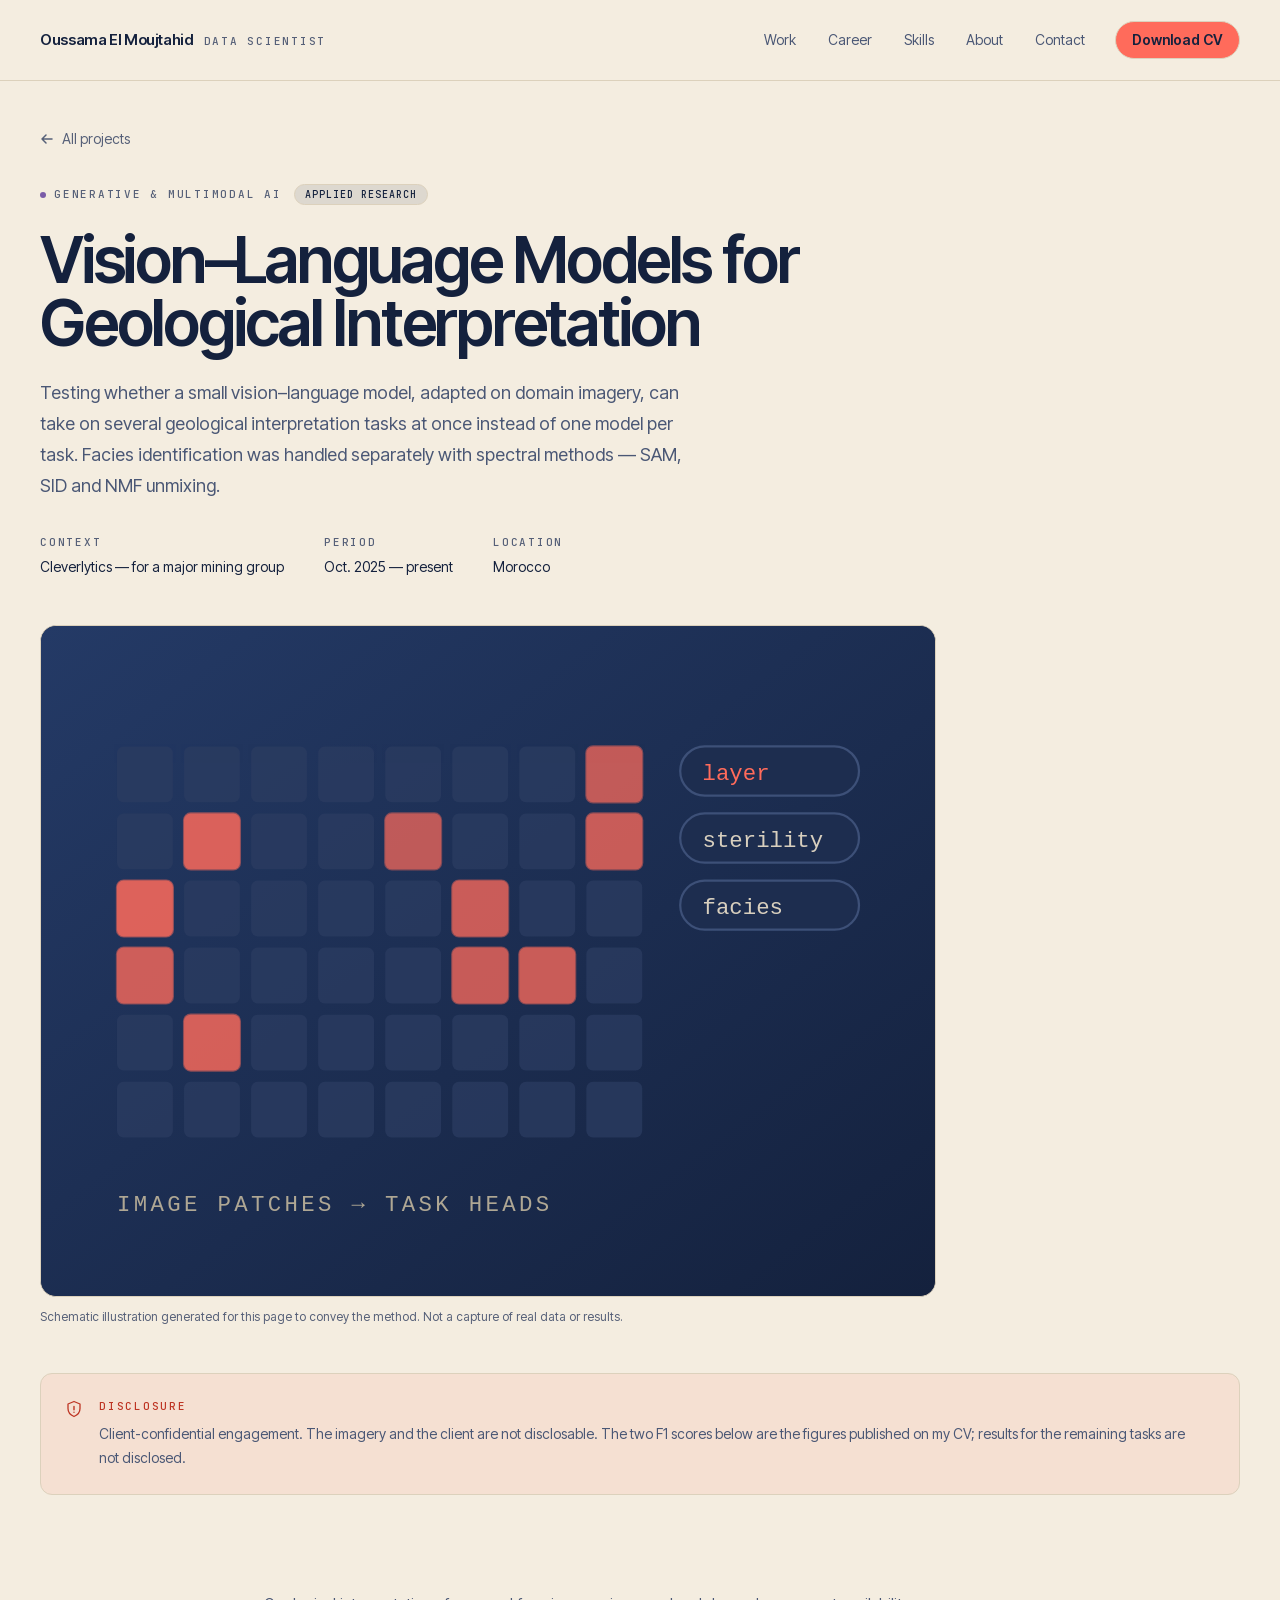
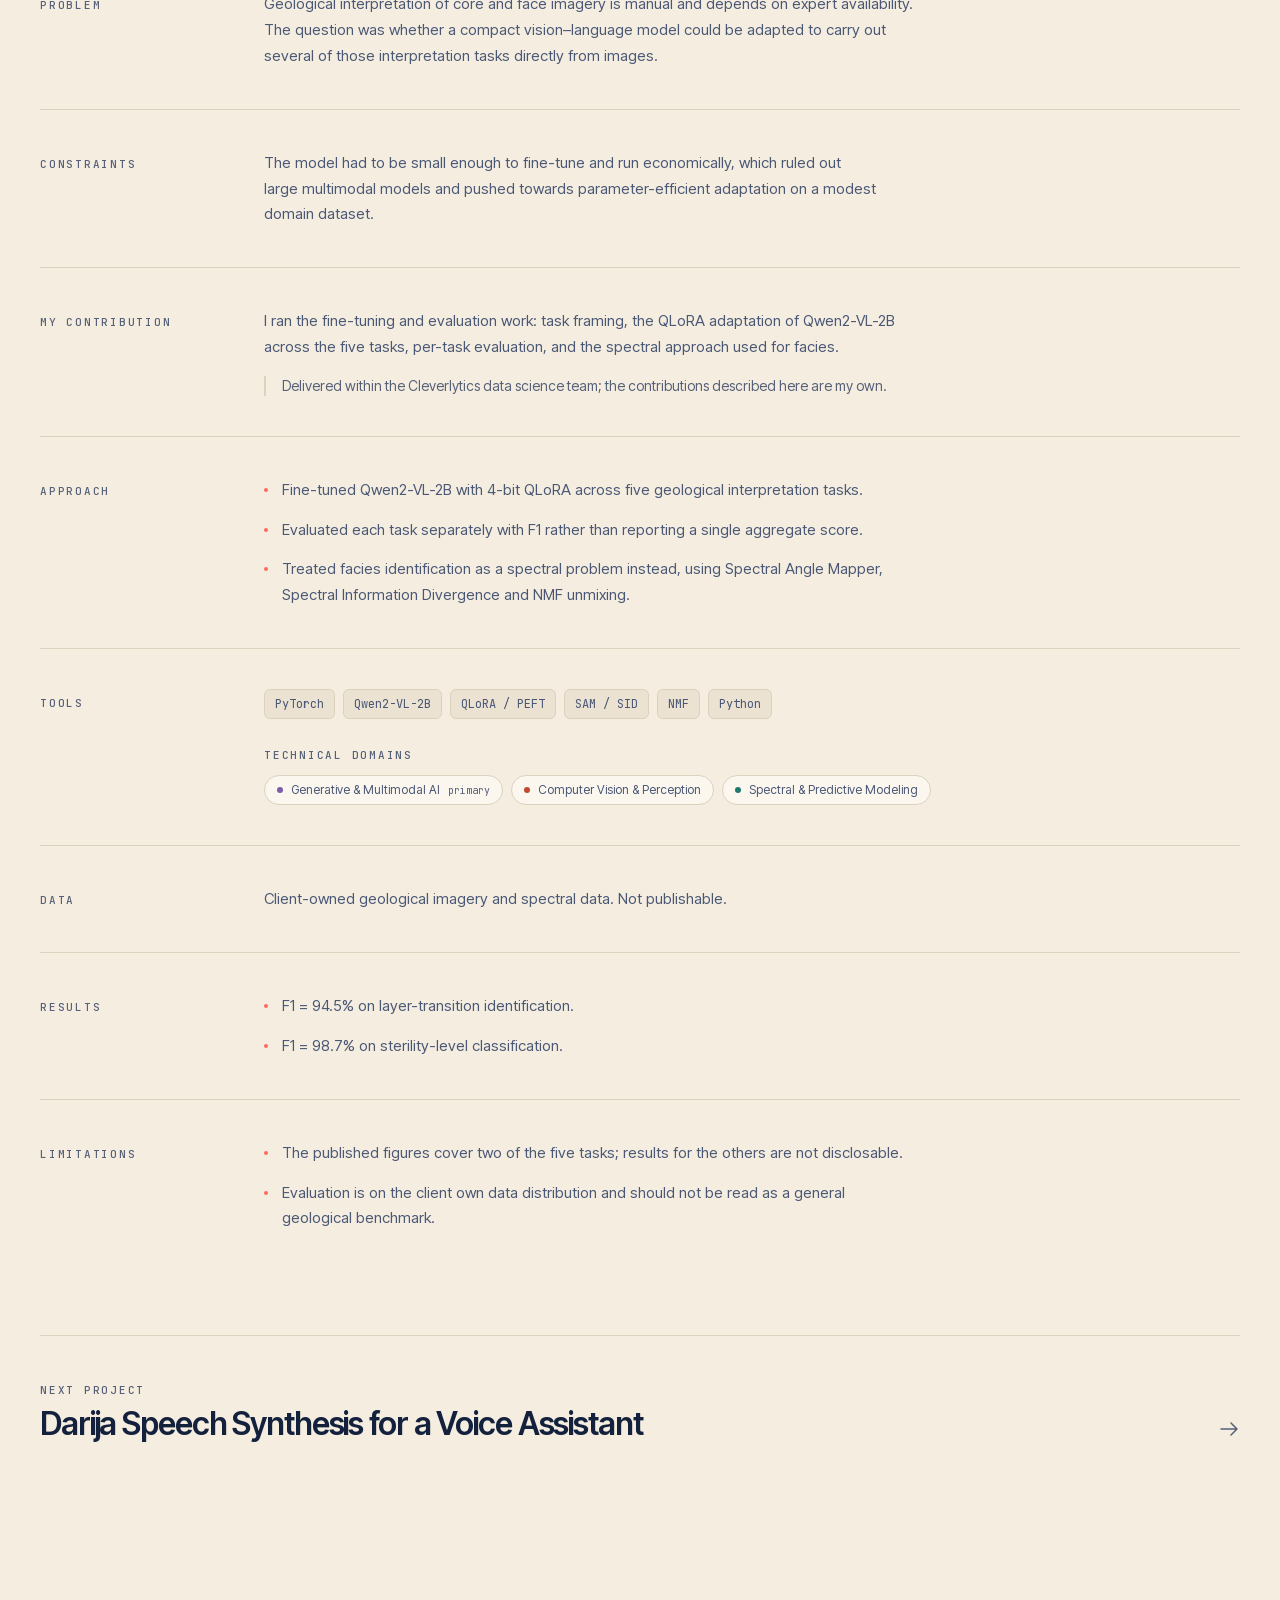
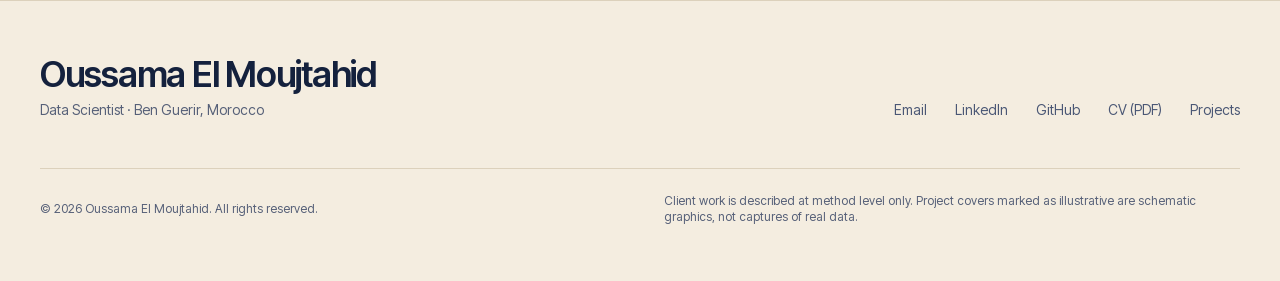
<file: projects/geological-vlm/index.html>
<!DOCTYPE html><!--ZHJIyUnUTfwnxuco_ob3m--><html lang="en" class="__variable_727f1d __variable_ae301a __variable_4dc837"><head><meta charSet="utf-8"/><meta name="viewport" content="width=device-width, initial-scale=1"/><link rel="stylesheet" href="/_next/static/css/296efaaa642c0eaf.css" data-precedence="next"/><link rel="preload" as="script" fetchPriority="low" href="/_next/static/chunks/webpack-4057f44350c6282e.js"/><script src="/_next/static/chunks/4bd1b696-c023c6e3521b1417.js" async=""></script><script src="/_next/static/chunks/255-0e5ac6cd71b0e266.js" async=""></script><script src="/_next/static/chunks/main-app-26a39624944b7782.js" async=""></script><script src="/_next/static/chunks/619-ba102abea3e3d0e4.js" async=""></script><script src="/_next/static/chunks/app/layout-8b4e25a132548bba.js" async=""></script><script src="/_next/static/chunks/356-335c699cd4cf7b7b.js" async=""></script><script src="/_next/static/chunks/app/projects/%5Bslug%5D/page-f7b5abf701be7430.js" async=""></script><meta name="theme-color" content="#f4ede0"/><meta name="color-scheme" content="light"/><title>Vision–Language Models for Geological Interpretation — Oussama El Moujtahid</title><meta name="description" content="Fine-tuned Qwen2-VL-2B with 4-bit QLoRA across five geological tasks, with spectral unmixing for facies identification."/><meta name="author" content="Oussama El Moujtahid"/><meta name="keywords" content="Data Scientist,Machine Learning,Computer Vision,LiDAR,Hyperspectral,Generative AI,Morocco"/><meta name="creator" content="Oussama El Moujtahid"/><meta name="robots" content="index, follow"/><link rel="canonical" href="https://oussamaem1.github.io/projects/geological-vlm/"/><meta property="og:title" content="Vision–Language Models for Geological Interpretation"/><meta property="og:description" content="Fine-tuned Qwen2-VL-2B with 4-bit QLoRA across five geological tasks, with spectral unmixing for facies identification."/><meta property="og:url" content="https://oussamaem1.github.io/projects/geological-vlm/"/><meta property="og:image" content="https://oussamaem1.github.io/og.png"/><meta property="og:image:alt" content="Vision–Language Models for Geological Interpretation — cover"/><meta property="og:type" content="article"/><meta name="twitter:card" content="summary_large_image"/><meta name="twitter:title" content="Vision–Language Models for Geological Interpretation"/><meta name="twitter:description" content="Fine-tuned Qwen2-VL-2B with 4-bit QLoRA across five geological tasks, with spectral unmixing for facies identification."/><meta name="twitter:image" content="https://oussamaem1.github.io/og.png"/><noscript><style>.reveal{opacity:1 !important;transform:none !important}</style></noscript><script src="/_next/static/chunks/polyfills-42372ed130431b0a.js" noModule=""></script></head><body class="min-h-screen antialiased"><div hidden=""><!--$--><!--/$--></div><a href="#main" class="sr-only focus:not-sr-only focus:fixed focus:left-4 focus:top-4 focus:z-[100] focus:rounded-full focus:border focus:border-coral-ink focus:bg-coral focus:px-5 focus:py-2.5 focus:text-sm focus:font-semibold focus:text-navy">Skip to content</a><header class="fixed inset-x-0 top-0 z-50 transition-colors duration-500 border-b border-transparent"><div class="mx-auto flex h-16 max-w-[1320px] items-center justify-between px-[var(--page-gutter)] md:h-20"><a class="group flex items-baseline gap-2.5 rounded-sm" href="/"><span class="text-[0.9375rem] font-semibold tracking-tight text-navy">Oussama El Moujtahid</span><span class="label-mono hidden text-muted transition-colors group-hover:text-coral-ink sm:inline">Data Scientist</span></a><nav aria-label="Primary" class="hidden items-center gap-1 md:flex"><a class="rounded-full px-3.5 py-2 text-sm text-body transition-colors hover:text-navy" href="/#work">Work</a><a class="rounded-full px-3.5 py-2 text-sm text-body transition-colors hover:text-navy" href="/#career">Career</a><a class="rounded-full px-3.5 py-2 text-sm text-body transition-colors hover:text-navy" href="/#skills">Skills</a><a class="rounded-full px-3.5 py-2 text-sm text-body transition-colors hover:text-navy" href="/#about">About</a><a class="rounded-full px-3.5 py-2 text-sm text-body transition-colors hover:text-navy" href="/#contact">Contact</a><a href="/cv/Oussama-El-Moujtahid-CV.pdf" download="Oussama-El-Moujtahid-CV.pdf" class="ml-3 rounded-full border border-coral-ink bg-coral px-4 py-2 text-sm font-semibold text-navy transition-transform duration-300 hover:-translate-y-0.5">Download CV</a></nav><button type="button" aria-expanded="false" aria-controls="mobile-nav" class="-mr-2 inline-flex h-10 w-10 items-center justify-center rounded-full text-navy md:hidden"><span class="sr-only">Open menu</span><svg width="20" height="20" viewBox="0 0 20 20" aria-hidden="true"><path d="M3 6 H17 M3 14 H17" stroke="currentColor" stroke-width="1.6" stroke-linecap="round" fill="none"></path></svg></button></div></header><main id="main"><article class="pb-16 pt-28 md:pt-32"><div class="mx-auto w-full max-w-[1320px] px-[var(--page-gutter)] "><a class="group inline-flex items-center gap-2 text-sm text-muted transition-colors hover:text-coral-ink" href="/#work"><svg width="14" height="14" viewBox="0 0 14 14" fill="none" aria-hidden="true" class="transition-transform duration-300 group-hover:-translate-x-1"><path d="M12 7H2m4-4L2 7l4 4" stroke="currentColor" stroke-width="1.5" stroke-linecap="round" stroke-linejoin="round"></path></svg>All projects</a><header class="mt-8 max-w-4xl"><div class="flex flex-wrap items-center gap-x-3 gap-y-2"><span class="flex items-center gap-2"><span class="h-1.5 w-1.5 rounded-full" style="background-color:#7A5CA8" aria-hidden="true"></span><span class="label-mono text-muted">Generative &amp; Multimodal AI</span></span><span class="inline-flex items-center rounded-full border px-2.5 py-0.5 font-mono text-[0.625rem] font-medium uppercase tracking-[0.1em] border-navy-600/50 bg-navy/10 text-navy ">Applied research</span></div><h1 class="display mt-6 text-[2.25rem] text-navy sm:text-[3.25rem] lg:text-[4rem]">Vision–Language Models for Geological Interpretation</h1><p class="prose-body mt-6 max-w-2xl text-lg">Testing whether a small vision–language model, adapted on domain imagery, can take on several geological interpretation tasks at once instead of one model per task. Facies identification was handled separately with spectral methods — SAM, SID and NMF unmixing.</p><dl class="mt-8 flex flex-wrap gap-x-10 gap-y-4"><div><dt class="label-mono text-muted">Context</dt><dd class="mt-1.5 text-sm text-navy">Cleverlytics — for a major mining group</dd></div><div><dt class="label-mono text-muted">Period</dt><dd class="mt-1.5 text-sm text-navy">Oct. 2025 — present</dd></div><div><dt class="label-mono text-muted">Location</dt><dd class="mt-1.5 text-sm text-navy">Morocco</dd></div></dl></header><figure class="mt-12 max-w-4xl"><div class="relative aspect-[4/3] w-full overflow-hidden rounded-2xl border border-cream-300 bg-navy"><div class="absolute inset-0 transition-transform duration-[900ms] ease-[cubic-bezier(0.16,1,0.3,1)] group-hover:scale-[1.035]"><svg viewBox="0 0 400 300" class="h-full w-full" aria-hidden="true" preserveAspectRatio="xMidYMid slice"><defs><linearGradient id="bg-geological-vlm" x1="0" y1="0" x2="1" y2="1"><stop offset="0%" stop-color="#243a66"></stop><stop offset="100%" stop-color="#14213d"></stop></linearGradient></defs><rect width="400" height="300" fill="url(#bg-geological-vlm)"></rect><rect x="34" y="54" width="25" height="25" rx="3" fill="#2b3c61" opacity="0.75" stroke="transparent" stroke-width="1" stroke-opacity="0.6"></rect><rect x="64" y="54" width="25" height="25" rx="3" fill="#2b3c61" opacity="0.75" stroke="transparent" stroke-width="1" stroke-opacity="0.6"></rect><rect x="94" y="54" width="25" height="25" rx="3" fill="#2b3c61" opacity="0.75" stroke="transparent" stroke-width="1" stroke-opacity="0.6"></rect><rect x="124" y="54" width="25" height="25" rx="3" fill="#2b3c61" opacity="0.75" stroke="transparent" stroke-width="1" stroke-opacity="0.6"></rect><rect x="154" y="54" width="25" height="25" rx="3" fill="#2b3c61" opacity="0.75" stroke="transparent" stroke-width="1" stroke-opacity="0.6"></rect><rect x="184" y="54" width="25" height="25" rx="3" fill="#2b3c61" opacity="0.75" stroke="transparent" stroke-width="1" stroke-opacity="0.6"></rect><rect x="214" y="54" width="25" height="25" rx="3" fill="#2b3c61" opacity="0.75" stroke="transparent" stroke-width="1" stroke-opacity="0.6"></rect><rect x="244" y="54" width="25" height="25" rx="3" fill="#ff6b5b" opacity="0.7329680925700813" stroke="#ff6b5b" stroke-width="1" stroke-opacity="0.6"></rect><rect x="34" y="84" width="25" height="25" rx="3" fill="#2b3c61" opacity="0.75" stroke="transparent" stroke-width="1" stroke-opacity="0.6"></rect><rect x="64" y="84" width="25" height="25" rx="3" fill="#ff6b5b" opacity="0.8362227388657629" stroke="#ff6b5b" stroke-width="1" stroke-opacity="0.6"></rect><rect x="94" y="84" width="25" height="25" rx="3" fill="#2b3c61" opacity="0.75" stroke="transparent" stroke-width="1" stroke-opacity="0.6"></rect><rect x="124" y="84" width="25" height="25" rx="3" fill="#2b3c61" opacity="0.75" stroke="transparent" stroke-width="1" stroke-opacity="0.6"></rect><rect x="154" y="84" width="25" height="25" rx="3" fill="#ff6b5b" opacity="0.7173483520979062" stroke="#ff6b5b" stroke-width="1" stroke-opacity="0.6"></rect><rect x="184" y="84" width="25" height="25" rx="3" fill="#2b3c61" opacity="0.75" stroke="transparent" stroke-width="1" stroke-opacity="0.6"></rect><rect x="214" y="84" width="25" height="25" rx="3" fill="#2b3c61" opacity="0.75" stroke="transparent" stroke-width="1" stroke-opacity="0.6"></rect><rect x="244" y="84" width="25" height="25" rx="3" fill="#ff6b5b" opacity="0.7618375398684293" stroke="#ff6b5b" stroke-width="1" stroke-opacity="0.6"></rect><rect x="34" y="114" width="25" height="25" rx="3" fill="#ff6b5b" opacity="0.8490834837080911" stroke="#ff6b5b" stroke-width="1" stroke-opacity="0.6"></rect><rect x="64" y="114" width="25" height="25" rx="3" fill="#2b3c61" opacity="0.75" stroke="transparent" stroke-width="1" stroke-opacity="0.6"></rect><rect x="94" y="114" width="25" height="25" rx="3" fill="#2b3c61" opacity="0.75" stroke="transparent" stroke-width="1" stroke-opacity="0.6"></rect><rect x="124" y="114" width="25" height="25" rx="3" fill="#2b3c61" opacity="0.75" stroke="transparent" stroke-width="1" stroke-opacity="0.6"></rect><rect x="154" y="114" width="25" height="25" rx="3" fill="#2b3c61" opacity="0.75" stroke="transparent" stroke-width="1" stroke-opacity="0.6"></rect><rect x="184" y="114" width="25" height="25" rx="3" fill="#ff6b5b" opacity="0.7664647739380598" stroke="#ff6b5b" stroke-width="1" stroke-opacity="0.6"></rect><rect x="214" y="114" width="25" height="25" rx="3" fill="#2b3c61" opacity="0.75" stroke="transparent" stroke-width="1" stroke-opacity="0.6"></rect><rect x="244" y="114" width="25" height="25" rx="3" fill="#2b3c61" opacity="0.75" stroke="transparent" stroke-width="1" stroke-opacity="0.6"></rect><rect x="34" y="144" width="25" height="25" rx="3" fill="#ff6b5b" opacity="0.780100220371969" stroke="#ff6b5b" stroke-width="1" stroke-opacity="0.6"></rect><rect x="64" y="144" width="25" height="25" rx="3" fill="#2b3c61" opacity="0.75" stroke="transparent" stroke-width="1" stroke-opacity="0.6"></rect><rect x="94" y="144" width="25" height="25" rx="3" fill="#2b3c61" opacity="0.75" stroke="transparent" stroke-width="1" stroke-opacity="0.6"></rect><rect x="124" y="144" width="25" height="25" rx="3" fill="#2b3c61" opacity="0.75" stroke="transparent" stroke-width="1" stroke-opacity="0.6"></rect><rect x="154" y="144" width="25" height="25" rx="3" fill="#2b3c61" opacity="0.75" stroke="transparent" stroke-width="1" stroke-opacity="0.6"></rect><rect x="184" y="144" width="25" height="25" rx="3" fill="#ff6b5b" opacity="0.7540535865351558" stroke="#ff6b5b" stroke-width="1" stroke-opacity="0.6"></rect><rect x="214" y="144" width="25" height="25" rx="3" fill="#ff6b5b" opacity="0.7641614165855571" stroke="#ff6b5b" stroke-width="1" stroke-opacity="0.6"></rect><rect x="244" y="144" width="25" height="25" rx="3" fill="#2b3c61" opacity="0.75" stroke="transparent" stroke-width="1" stroke-opacity="0.6"></rect><rect x="34" y="174" width="25" height="25" rx="3" fill="#2b3c61" opacity="0.75" stroke="transparent" stroke-width="1" stroke-opacity="0.6"></rect><rect x="64" y="174" width="25" height="25" rx="3" fill="#ff6b5b" opacity="0.813979163672775" stroke="#ff6b5b" stroke-width="1" stroke-opacity="0.6"></rect><rect x="94" y="174" width="25" height="25" rx="3" fill="#2b3c61" opacity="0.75" stroke="transparent" stroke-width="1" stroke-opacity="0.6"></rect><rect x="124" y="174" width="25" height="25" rx="3" fill="#2b3c61" opacity="0.75" stroke="transparent" stroke-width="1" stroke-opacity="0.6"></rect><rect x="154" y="174" width="25" height="25" rx="3" fill="#2b3c61" opacity="0.75" stroke="transparent" stroke-width="1" stroke-opacity="0.6"></rect><rect x="184" y="174" width="25" height="25" rx="3" fill="#2b3c61" opacity="0.75" stroke="transparent" stroke-width="1" stroke-opacity="0.6"></rect><rect x="214" y="174" width="25" height="25" rx="3" fill="#2b3c61" opacity="0.75" stroke="transparent" stroke-width="1" stroke-opacity="0.6"></rect><rect x="244" y="174" width="25" height="25" rx="3" fill="#2b3c61" opacity="0.75" stroke="transparent" stroke-width="1" stroke-opacity="0.6"></rect><rect x="34" y="204" width="25" height="25" rx="3" fill="#2b3c61" opacity="0.75" stroke="transparent" stroke-width="1" stroke-opacity="0.6"></rect><rect x="64" y="204" width="25" height="25" rx="3" fill="#2b3c61" opacity="0.75" stroke="transparent" stroke-width="1" stroke-opacity="0.6"></rect><rect x="94" y="204" width="25" height="25" rx="3" fill="#2b3c61" opacity="0.75" stroke="transparent" stroke-width="1" stroke-opacity="0.6"></rect><rect x="124" y="204" width="25" height="25" rx="3" fill="#2b3c61" opacity="0.75" stroke="transparent" stroke-width="1" stroke-opacity="0.6"></rect><rect x="154" y="204" width="25" height="25" rx="3" fill="#2b3c61" opacity="0.75" stroke="transparent" stroke-width="1" stroke-opacity="0.6"></rect><rect x="184" y="204" width="25" height="25" rx="3" fill="#2b3c61" opacity="0.75" stroke="transparent" stroke-width="1" stroke-opacity="0.6"></rect><rect x="214" y="204" width="25" height="25" rx="3" fill="#2b3c61" opacity="0.75" stroke="transparent" stroke-width="1" stroke-opacity="0.6"></rect><rect x="244" y="204" width="25" height="25" rx="3" fill="#2b3c61" opacity="0.75" stroke="transparent" stroke-width="1" stroke-opacity="0.6"></rect><rect x="286" y="54" width="80" height="22" rx="11" fill="#1d2d4f" stroke="#3d5078"></rect><text x="296" y="69" fill="#ff6b5b" font-size="10" font-family="ui-monospace, monospace">layer</text><rect x="286" y="84" width="80" height="22" rx="11" fill="#1d2d4f" stroke="#3d5078"></rect><text x="296" y="99" fill="#d8cfbe" font-size="10" font-family="ui-monospace, monospace">sterility</text><rect x="286" y="114" width="80" height="22" rx="11" fill="#1d2d4f" stroke="#3d5078"></rect><text x="296" y="129" fill="#d8cfbe" font-size="10" font-family="ui-monospace, monospace">facies</text><text x="34" y="262" fill="#afa794" font-size="10" font-family="ui-monospace, monospace" letter-spacing="1.5">IMAGE PATCHES → TASK HEADS</text></svg></div></div><figcaption class="mt-3 text-xs text-muted">Schematic illustration generated for this page to convey the method. Not a capture of real data or results.</figcaption></figure><div class="reveal " data-visible="false" style="--reveal-delay:0ms"><aside class="mt-12 flex gap-4 rounded-xl border border-coral-ink/35 bg-coral/10 p-5 md:p-6" aria-label="Disclosure notice"><svg width="18" height="18" viewBox="0 0 18 18" fill="none" aria-hidden="true" class="mt-0.5 shrink-0 text-coral-ink"><path d="M9 1.5 3 4v4.5c0 3.4 2.5 6.6 6 8 3.5-1.4 6-4.6 6-8V4L9 1.5Z" stroke="currentColor" stroke-width="1.3" stroke-linejoin="round"></path><path d="M9 6.5v3.2M9 12.2h.01" stroke="currentColor" stroke-width="1.4" stroke-linecap="round"></path></svg><div><p class="label-mono text-coral-ink">Disclosure</p><p class="prose-body mt-2 text-sm">Client-confidential engagement. The imagery and the client are not disclosable. The two F1 scores below are the figures published on my CV; results for the remaining tasks are not disclosed.</p></div></aside></div><div class="mt-14"><section class="reveal border-t border-cream-300 py-10 first:border-t-0" data-visible="false" style="--reveal-delay:0ms"><div class="grid grid-cols-1 gap-x-12 gap-y-4 md:grid-cols-[11rem_1fr]"><h2 class="label-mono pt-1.5 text-muted">Problem</h2><div class="max-w-2xl"><p class="prose-body text-[0.9375rem]">Geological interpretation of core and face imagery is manual and depends on expert availability. The question was whether a compact vision–language model could be adapted to carry out several of those interpretation tasks directly from images.</p></div></div></section><section class="reveal border-t border-cream-300 py-10 first:border-t-0" data-visible="false" style="--reveal-delay:0ms"><div class="grid grid-cols-1 gap-x-12 gap-y-4 md:grid-cols-[11rem_1fr]"><h2 class="label-mono pt-1.5 text-muted">Constraints</h2><div class="max-w-2xl"><p class="prose-body text-[0.9375rem]">The model had to be small enough to fine-tune and run economically, which ruled out large multimodal models and pushed towards parameter-efficient adaptation on a modest domain dataset.</p></div></div></section><section class="reveal border-t border-cream-300 py-10 first:border-t-0" data-visible="false" style="--reveal-delay:0ms"><div class="grid grid-cols-1 gap-x-12 gap-y-4 md:grid-cols-[11rem_1fr]"><h2 class="label-mono pt-1.5 text-muted">My contribution</h2><div class="max-w-2xl"><p class="prose-body text-[0.9375rem]">I ran the fine-tuning and evaluation work: task framing, the QLoRA adaptation of Qwen2-VL-2B across the five tasks, per-task evaluation, and the spectral approach used for facies.</p><p class="mt-4 border-l-2 border-cream-500 pl-4 text-sm text-muted">Delivered within the Cleverlytics data science team; the contributions described here are my own.</p></div></div></section><section class="reveal border-t border-cream-300 py-10 first:border-t-0" data-visible="false" style="--reveal-delay:0ms"><div class="grid grid-cols-1 gap-x-12 gap-y-4 md:grid-cols-[11rem_1fr]"><h2 class="label-mono pt-1.5 text-muted">Approach</h2><div class="max-w-2xl"><ul class="space-y-3.5"><li class="flex gap-3.5"><span class="mt-[0.6875rem] h-1 w-1 shrink-0 rounded-full bg-coral" aria-hidden="true"></span><span class="prose-body text-[0.9375rem]">Fine-tuned Qwen2-VL-2B with 4-bit QLoRA across five geological interpretation tasks.</span></li><li class="flex gap-3.5"><span class="mt-[0.6875rem] h-1 w-1 shrink-0 rounded-full bg-coral" aria-hidden="true"></span><span class="prose-body text-[0.9375rem]">Evaluated each task separately with F1 rather than reporting a single aggregate score.</span></li><li class="flex gap-3.5"><span class="mt-[0.6875rem] h-1 w-1 shrink-0 rounded-full bg-coral" aria-hidden="true"></span><span class="prose-body text-[0.9375rem]">Treated facies identification as a spectral problem instead, using Spectral Angle Mapper, Spectral Information Divergence and NMF unmixing.</span></li></ul></div></div></section><section class="reveal border-t border-cream-300 py-10 first:border-t-0" data-visible="false" style="--reveal-delay:0ms"><div class="grid grid-cols-1 gap-x-12 gap-y-4 md:grid-cols-[11rem_1fr]"><h2 class="label-mono pt-1.5 text-muted">Tools</h2><div class="max-w-2xl"><ul class="flex flex-wrap gap-2"><li class="rounded-md border border-cream-400 bg-cream-200 px-2.5 py-1.5 font-mono text-xs text-body">PyTorch</li><li class="rounded-md border border-cream-400 bg-cream-200 px-2.5 py-1.5 font-mono text-xs text-body">Qwen2-VL-2B</li><li class="rounded-md border border-cream-400 bg-cream-200 px-2.5 py-1.5 font-mono text-xs text-body">QLoRA / PEFT</li><li class="rounded-md border border-cream-400 bg-cream-200 px-2.5 py-1.5 font-mono text-xs text-body">SAM / SID</li><li class="rounded-md border border-cream-400 bg-cream-200 px-2.5 py-1.5 font-mono text-xs text-body">NMF</li><li class="rounded-md border border-cream-400 bg-cream-200 px-2.5 py-1.5 font-mono text-xs text-body">Python</li></ul><div class="mt-7"><p class="label-mono text-muted">Technical domains</p><div class="mt-3 flex flex-wrap gap-2"><span class="inline-flex items-center gap-2 rounded-full border border-cream-400 bg-cream-50 px-3 py-1.5 text-xs text-body"><span class="h-1.5 w-1.5 rounded-full" style="background-color:#7A5CA8" aria-hidden="true"></span>Generative &amp; Multimodal AI<span class="font-mono text-[0.625rem] text-muted">primary</span></span><span class="inline-flex items-center gap-2 rounded-full border border-cream-400 bg-cream-50 px-3 py-1.5 text-xs text-body"><span class="h-1.5 w-1.5 rounded-full" style="background-color:#C04A2E" aria-hidden="true"></span>Computer Vision &amp; Perception</span><span class="inline-flex items-center gap-2 rounded-full border border-cream-400 bg-cream-50 px-3 py-1.5 text-xs text-body"><span class="h-1.5 w-1.5 rounded-full" style="background-color:#1F7A6B" aria-hidden="true"></span>Spectral &amp; Predictive Modeling</span></div></div></div></div></section><section class="reveal border-t border-cream-300 py-10 first:border-t-0" data-visible="false" style="--reveal-delay:0ms"><div class="grid grid-cols-1 gap-x-12 gap-y-4 md:grid-cols-[11rem_1fr]"><h2 class="label-mono pt-1.5 text-muted">Data</h2><div class="max-w-2xl"><p class="prose-body text-[0.9375rem]">Client-owned geological imagery and spectral data. Not publishable.</p></div></div></section><section class="reveal border-t border-cream-300 py-10 first:border-t-0" data-visible="false" style="--reveal-delay:0ms"><div class="grid grid-cols-1 gap-x-12 gap-y-4 md:grid-cols-[11rem_1fr]"><h2 class="label-mono pt-1.5 text-muted">Results</h2><div class="max-w-2xl"><ul class="space-y-3.5"><li class="flex gap-3.5"><span class="mt-[0.6875rem] h-1 w-1 shrink-0 rounded-full bg-coral" aria-hidden="true"></span><span class="prose-body text-[0.9375rem]">F1 = 94.5% on layer-transition identification.</span></li><li class="flex gap-3.5"><span class="mt-[0.6875rem] h-1 w-1 shrink-0 rounded-full bg-coral" aria-hidden="true"></span><span class="prose-body text-[0.9375rem]">F1 = 98.7% on sterility-level classification.</span></li></ul></div></div></section><section class="reveal border-t border-cream-300 py-10 first:border-t-0" data-visible="false" style="--reveal-delay:0ms"><div class="grid grid-cols-1 gap-x-12 gap-y-4 md:grid-cols-[11rem_1fr]"><h2 class="label-mono pt-1.5 text-muted">Limitations</h2><div class="max-w-2xl"><ul class="space-y-3.5"><li class="flex gap-3.5"><span class="mt-[0.6875rem] h-1 w-1 shrink-0 rounded-full bg-coral" aria-hidden="true"></span><span class="prose-body text-[0.9375rem]">The published figures cover two of the five tasks; results for the others are not disclosable.</span></li><li class="flex gap-3.5"><span class="mt-[0.6875rem] h-1 w-1 shrink-0 rounded-full bg-coral" aria-hidden="true"></span><span class="prose-body text-[0.9375rem]">Evaluation is on the client own data distribution and should not be read as a general geological benchmark.</span></li></ul></div></div></section></div><div class="reveal " data-visible="false" style="--reveal-delay:0ms"><nav aria-label="Project navigation" class="mt-16 border-t border-cream-300 pt-10"><a class="group flex flex-col gap-3 sm:flex-row sm:items-end sm:justify-between" href="/projects/darija-speech-synthesis/"><span><span class="label-mono text-muted">Next project</span><span class="display mt-2 block text-2xl text-navy transition-colors group-hover:text-coral-ink md:text-[2rem]">Darija Speech Synthesis for a Voice Assistant</span></span><svg width="22" height="22" viewBox="0 0 22 22" fill="none" aria-hidden="true" class="shrink-0 text-muted transition-all duration-500 ease-[cubic-bezier(0.16,1,0.3,1)] group-hover:translate-x-1.5 group-hover:text-coral-ink"><path d="M3 11h16m-6-6 6 6-6 6" stroke="currentColor" stroke-width="1.5" stroke-linecap="round" stroke-linejoin="round"></path></svg></a></nav></div></div></article><!--$--><!--/$--></main><footer class="hairline mt-24 bg-cream"><div class="mx-auto max-w-[1320px] px-[var(--page-gutter)] py-14"><div class="flex flex-col gap-10 md:flex-row md:items-end md:justify-between"><div><p class="display text-3xl text-navy md:text-4xl">Oussama El Moujtahid</p><p class="mt-2 text-sm text-muted">Data Scientist<!-- --> · <!-- -->Ben Guerir, Morocco</p></div><nav aria-label="Footer" class="flex flex-wrap gap-x-7 gap-y-3"><a href="mailto:oussama.elmoujtahid@emines.um6p.ma" class="text-sm text-body transition-colors hover:text-coral-ink">Email</a><a href="https://www.linkedin.com/in/oussama-elmoujtahid" target="_blank" rel="noopener noreferrer" aria-label="LinkedIn profile (opens in a new tab)" class="text-sm text-body transition-colors hover:text-coral-ink">LinkedIn</a><a href="https://github.com/Oussamaem1" target="_blank" rel="noopener noreferrer" aria-label="GitHub profile (opens in a new tab)" class="text-sm text-body transition-colors hover:text-coral-ink">GitHub</a><a href="/cv/Oussama-El-Moujtahid-CV.pdf" download="Oussama-El-Moujtahid-CV.pdf" class="text-sm text-body transition-colors hover:text-coral-ink">CV (PDF)</a><a class="text-sm text-body transition-colors hover:text-coral-ink" href="/#work">Projects</a></nav></div><div class="hairline mt-12 flex flex-col gap-3 pt-6 text-xs text-muted sm:flex-row sm:items-center sm:justify-between"><p>© <!-- -->2026<!-- --> <!-- -->Oussama El Moujtahid<!-- -->. All rights reserved.</p><p class="max-w-xl">Client work is described at method level only. Project covers marked as illustrative are schematic graphics, not captures of real data.</p></div></div></footer><script src="/_next/static/chunks/webpack-4057f44350c6282e.js" id="_R_" async=""></script><script>(self.__next_f=self.__next_f||[]).push([0])</script><script>self.__next_f.push([1,"1:\"$Sreact.fragment\"\n2:I[5727,[\"619\",\"static/chunks/619-ba102abea3e3d0e4.js\",\"177\",\"static/chunks/app/layout-8b4e25a132548bba.js\"],\"SiteHeader\"]\n3:I[9766,[],\"\"]\n4:I[8924,[],\"\"]\n5:I[2619,[\"619\",\"static/chunks/619-ba102abea3e3d0e4.js\",\"356\",\"static/chunks/356-335c699cd4cf7b7b.js\",\"419\",\"static/chunks/app/projects/%5Bslug%5D/page-f7b5abf701be7430.js\"],\"\"]\na:I[7150,[],\"\"]\n:HL[\"/_next/static/css/296efaaa642c0eaf.css\",\"style\"]\n"])</script><script>self.__next_f.push([1,"0:{\"P\":null,\"b\":\"ZHJIyUnUTfwnxuco_ob3m\",\"p\":\"\",\"c\":[\"\",\"projects\",\"geological-vlm\",\"\"],\"i\":false,\"f\":[[[\"\",{\"children\":[\"projects\",{\"children\":[[\"slug\",\"geological-vlm\",\"d\"],{\"children\":[\"__PAGE__\",{}]}]}]},\"$undefined\",\"$undefined\",true],[\"\",[\"$\",\"$1\",\"c\",{\"children\":[[[\"$\",\"link\",\"0\",{\"rel\":\"stylesheet\",\"href\":\"/_next/static/css/296efaaa642c0eaf.css\",\"precedence\":\"next\",\"crossOrigin\":\"$undefined\",\"nonce\":\"$undefined\"}]],[\"$\",\"html\",null,{\"lang\":\"en\",\"className\":\"__variable_727f1d __variable_ae301a __variable_4dc837\",\"children\":[[\"$\",\"head\",null,{\"children\":[\"$\",\"noscript\",null,{\"children\":[\"$\",\"style\",null,{\"children\":\".reveal{opacity:1 !important;transform:none !important}\"}]}]}],[\"$\",\"body\",null,{\"className\":\"min-h-screen antialiased\",\"children\":[[\"$\",\"a\",null,{\"href\":\"#main\",\"className\":\"sr-only focus:not-sr-only focus:fixed focus:left-4 focus:top-4 focus:z-[100] focus:rounded-full focus:border focus:border-coral-ink focus:bg-coral focus:px-5 focus:py-2.5 focus:text-sm focus:font-semibold focus:text-navy\",\"children\":\"Skip to content\"}],[\"$\",\"$L2\",null,{}],[\"$\",\"main\",null,{\"id\":\"main\",\"children\":[\"$\",\"$L3\",null,{\"parallelRouterKey\":\"children\",\"error\":\"$undefined\",\"errorStyles\":\"$undefined\",\"errorScripts\":\"$undefined\",\"template\":[\"$\",\"$L4\",null,{}],\"templateStyles\":\"$undefined\",\"templateScripts\":\"$undefined\",\"notFound\":[[\"$\",\"div\",null,{\"className\":\"mx-auto w-full max-w-[1320px] px-[var(--page-gutter)] flex min-h-[70vh] flex-col justify-center py-32\",\"children\":[[\"$\",\"p\",null,{\"className\":\"label-mono text-coral-ink\",\"children\":\"404\"}],[\"$\",\"h1\",null,{\"className\":\"display mt-5 text-[2.5rem] text-navy sm:text-[4rem]\",\"children\":\"Page not found\"}],[\"$\",\"p\",null,{\"className\":\"prose-body mt-5 max-w-md\",\"children\":\"That page does not exist. The projects are all reachable from the work section on the home page.\"}],[\"$\",\"div\",null,{\"className\":\"mt-9 flex flex-wrap gap-3\",\"children\":[[\"$\",\"$L5\",null,{\"href\":\"/\",\"className\":\"rounded-full border border-coral-ink bg-coral px-6 py-3.5 text-sm font-semibold text-navy transition-transform duration-300 hover:-translate-y-0.5\",\"children\":\"Back home\"}],[\"$\",\"$L5\",null,{\"href\":\"/#work\",\"className\":\"rounded-full border border-cream-500 px-6 py-3.5 text-sm font-medium text-navy transition-colors hover:border-navy-600\",\"children\":\"See projects\"}]]}]]}],[]],\"forbidden\":\"$undefined\",\"unauthorized\":\"$undefined\"}]}],[\"$\",\"footer\",null,{\"className\":\"hairline mt-24 bg-cream\",\"children\":[\"$\",\"div\",null,{\"className\":\"mx-auto max-w-[1320px] px-[var(--page-gutter)] py-14\",\"children\":[[\"$\",\"div\",null,{\"className\":\"flex flex-col gap-10 md:flex-row md:items-end md:justify-between\",\"children\":[[\"$\",\"div\",null,{\"children\":[[\"$\",\"p\",null,{\"className\":\"display text-3xl text-navy md:text-4xl\",\"children\":\"Oussama El Moujtahid\"}],[\"$\",\"p\",null,{\"className\":\"mt-2 text-sm text-muted\",\"children\":[\"Data Scientist\",\" · \",\"Ben Guerir, Morocco\"]}]]}],[\"$\",\"nav\",null,{\"aria-label\":\"Footer\",\"className\":\"flex flex-wrap gap-x-7 gap-y-3\",\"children\":[[\"$\",\"a\",null,{\"href\":\"mailto:oussama.elmoujtahid@emines.um6p.ma\",\"className\":\"text-sm text-body transition-colors hover:text-coral-ink\",\"children\":\"Email\"}],[\"$\",\"a\",null,{\"href\":\"https://www.linkedin.com/in/oussama-elmoujtahid\",\"target\":\"_blank\",\"rel\":\"noopener noreferrer\",\"aria-label\":\"LinkedIn profile (opens in a new tab)\",\"className\":\"text-sm text-body transition-colors hover:text-coral-ink\",\"children\":\"LinkedIn\"}],[\"$\",\"a\",null,{\"href\":\"https://github.com/Oussamaem1\",\"target\":\"_blank\",\"rel\":\"noopener noreferrer\",\"aria-label\":\"GitHub profile (opens in a new tab)\",\"className\":\"text-sm text-body transition-colors hover:text-coral-ink\",\"children\":\"GitHub\"}],[\"$\",\"a\",null,{\"href\":\"/cv/Oussama-El-Moujtahid-CV.pdf\",\"download\":\"Oussama-El-Moujtahid-CV.pdf\",\"className\":\"text-sm text-body transition-colors hover:text-coral-ink\",\"children\":\"CV (PDF)\"}],[\"$\",\"$L5\",null,{\"href\":\"/#work\",\"className\":\"text-sm text-body transition-colors hover:text-coral-ink\",\"children\":\"Projects\"}]]}]]}],[\"$\",\"div\",null,{\"className\":\"hairline mt-12 flex flex-col gap-3 pt-6 text-xs text-muted sm:flex-row sm:items-center sm:justify-between\",\"children\":[[\"$\",\"p\",null,{\"children\":[\"© \",2026,\" \",\"Oussama El Moujtahid\",\". All rights reserved.\"]}],[\"$\",\"p\",null,{\"className\":\"max-w-xl\",\"children\":\"Client work is described at method level only. Project covers marked as illustrative are schematic graphics, not captures of real data.\"}]]}]]}]}]]}]]}]]}],{\"children\":[\"projects\",\"$L6\",{\"children\":[[\"slug\",\"geological-vlm\",\"d\"],\"$L7\",{\"children\":[\"__PAGE__\",\"$L8\",{},null,false]},null,false]},null,false]},null,false],\"$L9\",false]],\"m\":\"$undefined\",\"G\":[\"$a\",[]],\"s\":false,\"S\":true}\n"])</script><script>self.__next_f.push([1,"c:I[4431,[],\"OutletBoundary\"]\ne:I[5278,[],\"AsyncMetadataOutlet\"]\n10:I[4431,[],\"ViewportBoundary\"]\n12:I[4431,[],\"MetadataBoundary\"]\n13:\"$Sreact.suspense\"\n6:[\"$\",\"$1\",\"c\",{\"children\":[null,[\"$\",\"$L3\",null,{\"parallelRouterKey\":\"children\",\"error\":\"$undefined\",\"errorStyles\":\"$undefined\",\"errorScripts\":\"$undefined\",\"template\":[\"$\",\"$L4\",null,{}],\"templateStyles\":\"$undefined\",\"templateScripts\":\"$undefined\",\"notFound\":\"$undefined\",\"forbidden\":\"$undefined\",\"unauthorized\":\"$undefined\"}]]}]\n7:[\"$\",\"$1\",\"c\",{\"children\":[null,[\"$\",\"$L3\",null,{\"parallelRouterKey\":\"children\",\"error\":\"$undefined\",\"errorStyles\":\"$undefined\",\"errorScripts\":\"$undefined\",\"template\":[\"$\",\"$L4\",null,{}],\"templateStyles\":\"$undefined\",\"templateScripts\":\"$undefined\",\"notFound\":\"$undefined\",\"forbidden\":\"$undefined\",\"unauthorized\":\"$undefined\"}]]}]\n8:[\"$\",\"$1\",\"c\",{\"children\":[\"$Lb\",null,[\"$\",\"$Lc\",null,{\"children\":[\"$Ld\",[\"$\",\"$Le\",null,{\"promise\":\"$@f\"}]]}]]}]\n9:[\"$\",\"$1\",\"h\",{\"children\":[null,[[\"$\",\"$L10\",null,{\"children\":\"$L11\"}],null],[\"$\",\"$L12\",null,{\"children\":[\"$\",\"div\",null,{\"hidden\":true,\"children\":[\"$\",\"$13\",null,{\"fallback\":null,\"children\":\"$L14\"}]}]}]]}]\n"])</script><script>self.__next_f.push([1,"b:[\"$\",\"article\",null,{\"className\":\"pb-16 pt-28 md:pt-32\",\"children\":[\"$\",\"div\",null,{\"className\":\"mx-auto w-full max-w-[1320px] px-[var(--page-gutter)] \",\"children\":[[\"$\",\"$L5\",null,{\"href\":\"/#work\",\"className\":\"group inline-flex items-center gap-2 text-sm text-muted transition-colors hover:text-coral-ink\",\"children\":[[\"$\",\"svg\",null,{\"width\":\"14\",\"height\":\"14\",\"viewBox\":\"0 0 14 14\",\"fill\":\"none\",\"aria-hidden\":\"true\",\"className\":\"transition-transform duration-300 group-hover:-translate-x-1\",\"children\":[\"$\",\"path\",null,{\"d\":\"M12 7H2m4-4L2 7l4 4\",\"stroke\":\"currentColor\",\"strokeWidth\":\"1.5\",\"strokeLinecap\":\"round\",\"strokeLinejoin\":\"round\"}]}],\"All projects\"]}],[\"$\",\"header\",null,{\"className\":\"mt-8 max-w-4xl\",\"children\":[[\"$\",\"div\",null,{\"className\":\"flex flex-wrap items-center gap-x-3 gap-y-2\",\"children\":[[\"$\",\"span\",null,{\"className\":\"flex items-center gap-2\",\"children\":[[\"$\",\"span\",null,{\"className\":\"h-1.5 w-1.5 rounded-full\",\"style\":{\"backgroundColor\":\"#7A5CA8\"},\"aria-hidden\":\"true\"}],[\"$\",\"span\",null,{\"className\":\"label-mono text-muted\",\"children\":\"Generative \u0026 Multimodal AI\"}]]}],[\"$\",\"span\",null,{\"className\":\"inline-flex items-center rounded-full border px-2.5 py-0.5 font-mono text-[0.625rem] font-medium uppercase tracking-[0.1em] border-navy-600/50 bg-navy/10 text-navy \",\"children\":\"Applied research\"}]]}],[\"$\",\"h1\",null,{\"className\":\"display mt-6 text-[2.25rem] text-navy sm:text-[3.25rem] lg:text-[4rem]\",\"children\":\"Vision–Language Models for Geological Interpretation\"}],[\"$\",\"p\",null,{\"className\":\"prose-body mt-6 max-w-2xl text-lg\",\"children\":\"Testing whether a small vision–language model, adapted on domain imagery, can take on several geological interpretation tasks at once instead of one model per task. Facies identification was handled separately with spectral methods — SAM, SID and NMF unmixing.\"}],[\"$\",\"dl\",null,{\"className\":\"mt-8 flex flex-wrap gap-x-10 gap-y-4\",\"children\":[[\"$\",\"div\",null,{\"children\":[[\"$\",\"dt\",null,{\"className\":\"label-mono text-muted\",\"children\":\"Context\"}],[\"$\",\"dd\",null,{\"className\":\"mt-1.5 text-sm text-navy\",\"children\":\"Cleverlytics — for a major mining group\"}]]}],[\"$\",\"div\",null,{\"children\":[[\"$\",\"dt\",null,{\"className\":\"label-mono text-muted\",\"children\":\"Period\"}],[\"$\",\"dd\",null,{\"className\":\"mt-1.5 text-sm text-navy\",\"children\":\"Oct. 2025 — present\"}]]}],[\"$\",\"div\",null,{\"children\":[[\"$\",\"dt\",null,{\"className\":\"label-mono text-muted\",\"children\":\"Location\"}],[\"$\",\"dd\",null,{\"className\":\"mt-1.5 text-sm text-navy\",\"children\":\"Morocco\"}]]}]]}]]}],[\"$\",\"figure\",null,{\"className\":\"mt-12 max-w-4xl\",\"children\":[[\"$\",\"div\",null,{\"className\":\"relative aspect-[4/3] w-full overflow-hidden rounded-2xl border border-cream-300 bg-navy\",\"children\":[\"$\",\"div\",null,{\"className\":\"absolute inset-0 transition-transform duration-[900ms] ease-[cubic-bezier(0.16,1,0.3,1)] group-hover:scale-[1.035]\",\"children\":[\"$\",\"svg\",null,{\"viewBox\":\"0 0 400 300\",\"className\":\"h-full w-full\",\"aria-hidden\":\"true\",\"preserveAspectRatio\":\"xMidYMid slice\",\"children\":[[\"$\",\"defs\",null,{\"children\":[\"$\",\"linearGradient\",null,{\"id\":\"bg-geological-vlm\",\"x1\":\"0\",\"y1\":\"0\",\"x2\":\"1\",\"y2\":\"1\",\"children\":[[\"$\",\"stop\",null,{\"offset\":\"0%\",\"stopColor\":\"#243a66\"}],[\"$\",\"stop\",null,{\"offset\":\"100%\",\"stopColor\":\"#14213d\"}]]}]}],[\"$\",\"rect\",null,{\"width\":\"400\",\"height\":\"300\",\"fill\":\"url(#bg-geological-vlm)\"}],[[[\"$\",\"rect\",\"0\",{\"x\":34,\"y\":54,\"width\":\"25\",\"height\":\"25\",\"rx\":\"3\",\"fill\":\"#2b3c61\",\"opacity\":0.75,\"stroke\":\"transparent\",\"strokeWidth\":\"1\",\"strokeOpacity\":\"0.6\"}],[\"$\",\"rect\",\"1\",{\"x\":64,\"y\":54,\"width\":\"25\",\"height\":\"25\",\"rx\":\"3\",\"fill\":\"#2b3c61\",\"opacity\":0.75,\"stroke\":\"transparent\",\"strokeWidth\":\"1\",\"strokeOpacity\":\"0.6\"}],[\"$\",\"rect\",\"2\",{\"x\":94,\"y\":54,\"width\":\"25\",\"height\":\"25\",\"rx\":\"3\",\"fill\":\"#2b3c61\",\"opacity\":0.75,\"stroke\":\"transparent\",\"strokeWidth\":\"1\",\"strokeOpacity\":\"0.6\"}],[\"$\",\"rect\",\"3\",{\"x\":124,\"y\":54,\"width\":\"25\",\"height\":\"25\",\"rx\":\"3\",\"fill\":\"#2b3c61\",\"opacity\":0.75,\"stroke\":\"transparent\",\"strokeWidth\":\"1\",\"strokeOpacity\":\"0.6\"}],[\"$\",\"rect\",\"4\",{\"x\":154,\"y\":54,\"width\":\"25\",\"height\":\"25\",\"rx\":\"3\",\"fill\":\"#2b3c61\",\"opacity\":0.75,\"stroke\":\"transparent\",\"strokeWidth\":\"1\",\"strokeOpacity\":\"0.6\"}],[\"$\",\"rect\",\"5\",{\"x\":184,\"y\":54,\"width\":\"25\",\"height\":\"25\",\"rx\":\"3\",\"fill\":\"#2b3c61\",\"opacity\":0.75,\"stroke\":\"transparent\",\"strokeWidth\":\"1\",\"strokeOpacity\":\"0.6\"}],[\"$\",\"rect\",\"6\",{\"x\":214,\"y\":54,\"width\":\"25\",\"height\":\"25\",\"rx\":\"3\",\"fill\":\"#2b3c61\",\"opacity\":0.75,\"stroke\":\"transparent\",\"strokeWidth\":\"1\",\"strokeOpacity\":\"0.6\"}],\"$L15\",\"$L16\",\"$L17\",\"$L18\",\"$L19\",\"$L1a\",\"$L1b\",\"$L1c\",\"$L1d\",\"$L1e\",\"$L1f\",\"$L20\",\"$L21\",\"$L22\",\"$L23\",\"$L24\",\"$L25\",\"$L26\",\"$L27\",\"$L28\",\"$L29\",\"$L2a\",\"$L2b\",\"$L2c\",\"$L2d\",\"$L2e\",\"$L2f\",\"$L30\",\"$L31\",\"$L32\",\"$L33\",\"$L34\",\"$L35\",\"$L36\",\"$L37\",\"$L38\",\"$L39\",\"$L3a\",\"$L3b\",\"$L3c\",\"$L3d\"],\"$L3e\",\"$L3f\",\"$L40\",\"$L41\",\"$L42\",\"$L43\",\"$L44\"]]}]}]}],\"$L45\"]}],\"$L46\",\"$L47\",\"$L48\"]}]}]\n"])</script><script>self.__next_f.push([1,"49:I[4085,[\"619\",\"static/chunks/619-ba102abea3e3d0e4.js\",\"356\",\"static/chunks/356-335c699cd4cf7b7b.js\",\"419\",\"static/chunks/app/projects/%5Bslug%5D/page-f7b5abf701be7430.js\"],\"Reveal\"]\n15:[\"$\",\"rect\",\"7\",{\"x\":244,\"y\":54,\"width\":\"25\",\"height\":\"25\",\"rx\":\"3\",\"fill\":\"#ff6b5b\",\"opacity\":0.7329680925700813,\"stroke\":\"#ff6b5b\",\"strokeWidth\":\"1\",\"strokeOpacity\":\"0.6\"}]\n16:[\"$\",\"rect\",\"8\",{\"x\":34,\"y\":84,\"width\":\"25\",\"height\":\"25\",\"rx\":\"3\",\"fill\":\"#2b3c61\",\"opacity\":0.75,\"stroke\":\"transparent\",\"strokeWidth\":\"1\",\"strokeOpacity\":\"0.6\"}]\n17:[\"$\",\"rect\",\"9\",{\"x\":64,\"y\":84,\"width\":\"25\",\"height\":\"25\",\"rx\":\"3\",\"fill\":\"#ff6b5b\",\"opacity\":0.8362227388657629,\"stroke\":\"#ff6b5b\",\"strokeWidth\":\"1\",\"strokeOpacity\":\"0.6\"}]\n18:[\"$\",\"rect\",\"10\",{\"x\":94,\"y\":84,\"width\":\"25\",\"height\":\"25\",\"rx\":\"3\",\"fill\":\"#2b3c61\",\"opacity\":0.75,\"stroke\":\"transparent\",\"strokeWidth\":\"1\",\"strokeOpacity\":\"0.6\"}]\n19:[\"$\",\"rect\",\"11\",{\"x\":124,\"y\":84,\"width\":\"25\",\"height\":\"25\",\"rx\":\"3\",\"fill\":\"#2b3c61\",\"opacity\":0.75,\"stroke\":\"transparent\",\"strokeWidth\":\"1\",\"strokeOpacity\":\"0.6\"}]\n1a:[\"$\",\"rect\",\"12\",{\"x\":154,\"y\":84,\"width\":\"25\",\"height\":\"25\",\"rx\":\"3\",\"fill\":\"#ff6b5b\",\"opacity\":0.7173483520979062,\"stroke\":\"#ff6b5b\",\"strokeWidth\":\"1\",\"strokeOpacity\":\"0.6\"}]\n1b:[\"$\",\"rect\",\"13\",{\"x\":184,\"y\":84,\"width\":\"25\",\"height\":\"25\",\"rx\":\"3\",\"fill\":\"#2b3c61\",\"opacity\":0.75,\"stroke\":\"transparent\",\"strokeWidth\":\"1\",\"strokeOpacity\":\"0.6\"}]\n1c:[\"$\",\"rect\",\"14\",{\"x\":214,\"y\":84,\"width\":\"25\",\"height\":\"25\",\"rx\":\"3\",\"fill\":\"#2b3c61\",\"opacity\":0.75,\"stroke\":\"transparent\",\"strokeWidth\":\"1\",\"strokeOpacity\":\"0.6\"}]\n1d:[\"$\",\"rect\",\"15\",{\"x\":244,\"y\":84,\"width\":\"25\",\"height\":\"25\",\"rx\":\"3\",\"fill\":\"#ff6b5b\",\"opacity\":0.7618375398684293,\"stroke\":\"#ff6b5b\",\"strokeWidth\":\"1\",\"strokeOpacity\":\"0.6\"}]\n1e:[\"$\",\"rect\",\"16\",{\"x\":34,\"y\":114,\"width\":\"25\",\"height\":\"25\",\"rx\":\"3\",\"fill\":\"#ff6b5b\",\"opacity\":0.8490834837080911,\"stroke\":\"#ff6b5b\",\"strokeWidth\":\"1\",\"strokeOpacity\":\"0.6\"}]\n1f:[\"$\",\"rect\",\"17\",{\"x\":64,\"y\":114,\"width\":\"25\",\"height\":\"25\",\"rx\":\"3\",\"fill\":\"#2b3c61\",\"opacity\":0.75,\"stroke\":\"transparent\",\"s"])</script><script>self.__next_f.push([1,"trokeWidth\":\"1\",\"strokeOpacity\":\"0.6\"}]\n20:[\"$\",\"rect\",\"18\",{\"x\":94,\"y\":114,\"width\":\"25\",\"height\":\"25\",\"rx\":\"3\",\"fill\":\"#2b3c61\",\"opacity\":0.75,\"stroke\":\"transparent\",\"strokeWidth\":\"1\",\"strokeOpacity\":\"0.6\"}]\n21:[\"$\",\"rect\",\"19\",{\"x\":124,\"y\":114,\"width\":\"25\",\"height\":\"25\",\"rx\":\"3\",\"fill\":\"#2b3c61\",\"opacity\":0.75,\"stroke\":\"transparent\",\"strokeWidth\":\"1\",\"strokeOpacity\":\"0.6\"}]\n22:[\"$\",\"rect\",\"20\",{\"x\":154,\"y\":114,\"width\":\"25\",\"height\":\"25\",\"rx\":\"3\",\"fill\":\"#2b3c61\",\"opacity\":0.75,\"stroke\":\"transparent\",\"strokeWidth\":\"1\",\"strokeOpacity\":\"0.6\"}]\n23:[\"$\",\"rect\",\"21\",{\"x\":184,\"y\":114,\"width\":\"25\",\"height\":\"25\",\"rx\":\"3\",\"fill\":\"#ff6b5b\",\"opacity\":0.7664647739380598,\"stroke\":\"#ff6b5b\",\"strokeWidth\":\"1\",\"strokeOpacity\":\"0.6\"}]\n24:[\"$\",\"rect\",\"22\",{\"x\":214,\"y\":114,\"width\":\"25\",\"height\":\"25\",\"rx\":\"3\",\"fill\":\"#2b3c61\",\"opacity\":0.75,\"stroke\":\"transparent\",\"strokeWidth\":\"1\",\"strokeOpacity\":\"0.6\"}]\n25:[\"$\",\"rect\",\"23\",{\"x\":244,\"y\":114,\"width\":\"25\",\"height\":\"25\",\"rx\":\"3\",\"fill\":\"#2b3c61\",\"opacity\":0.75,\"stroke\":\"transparent\",\"strokeWidth\":\"1\",\"strokeOpacity\":\"0.6\"}]\n26:[\"$\",\"rect\",\"24\",{\"x\":34,\"y\":144,\"width\":\"25\",\"height\":\"25\",\"rx\":\"3\",\"fill\":\"#ff6b5b\",\"opacity\":0.780100220371969,\"stroke\":\"#ff6b5b\",\"strokeWidth\":\"1\",\"strokeOpacity\":\"0.6\"}]\n27:[\"$\",\"rect\",\"25\",{\"x\":64,\"y\":144,\"width\":\"25\",\"height\":\"25\",\"rx\":\"3\",\"fill\":\"#2b3c61\",\"opacity\":0.75,\"stroke\":\"transparent\",\"strokeWidth\":\"1\",\"strokeOpacity\":\"0.6\"}]\n28:[\"$\",\"rect\",\"26\",{\"x\":94,\"y\":144,\"width\":\"25\",\"height\":\"25\",\"rx\":\"3\",\"fill\":\"#2b3c61\",\"opacity\":0.75,\"stroke\":\"transparent\",\"strokeWidth\":\"1\",\"strokeOpacity\":\"0.6\"}]\n29:[\"$\",\"rect\",\"27\",{\"x\":124,\"y\":144,\"width\":\"25\",\"height\":\"25\",\"rx\":\"3\",\"fill\":\"#2b3c61\",\"opacity\":0.75,\"stroke\":\"transparent\",\"strokeWidth\":\"1\",\"strokeOpacity\":\"0.6\"}]\n2a:[\"$\",\"rect\",\"28\",{\"x\":154,\"y\":144,\"width\":\"25\",\"height\":\"25\",\"rx\":\"3\",\"fill\":\"#2b3c61\",\"opacity\":0.75,\"stroke\":\"transparent\",\"strokeWidth\":\"1\",\"strokeOpacity\":\"0.6\"}]\n2b:[\"$\",\"rect\",\"29\",{\"x\":184,\"y\":144,\"width\":\"25\",\"height\":\"25\",\"rx\":\"3\",\"fill\":\"#ff6b5b\",\"opacity\":0.7540535865351558,\"str"])</script><script>self.__next_f.push([1,"oke\":\"#ff6b5b\",\"strokeWidth\":\"1\",\"strokeOpacity\":\"0.6\"}]\n2c:[\"$\",\"rect\",\"30\",{\"x\":214,\"y\":144,\"width\":\"25\",\"height\":\"25\",\"rx\":\"3\",\"fill\":\"#ff6b5b\",\"opacity\":0.7641614165855571,\"stroke\":\"#ff6b5b\",\"strokeWidth\":\"1\",\"strokeOpacity\":\"0.6\"}]\n2d:[\"$\",\"rect\",\"31\",{\"x\":244,\"y\":144,\"width\":\"25\",\"height\":\"25\",\"rx\":\"3\",\"fill\":\"#2b3c61\",\"opacity\":0.75,\"stroke\":\"transparent\",\"strokeWidth\":\"1\",\"strokeOpacity\":\"0.6\"}]\n2e:[\"$\",\"rect\",\"32\",{\"x\":34,\"y\":174,\"width\":\"25\",\"height\":\"25\",\"rx\":\"3\",\"fill\":\"#2b3c61\",\"opacity\":0.75,\"stroke\":\"transparent\",\"strokeWidth\":\"1\",\"strokeOpacity\":\"0.6\"}]\n2f:[\"$\",\"rect\",\"33\",{\"x\":64,\"y\":174,\"width\":\"25\",\"height\":\"25\",\"rx\":\"3\",\"fill\":\"#ff6b5b\",\"opacity\":0.813979163672775,\"stroke\":\"#ff6b5b\",\"strokeWidth\":\"1\",\"strokeOpacity\":\"0.6\"}]\n30:[\"$\",\"rect\",\"34\",{\"x\":94,\"y\":174,\"width\":\"25\",\"height\":\"25\",\"rx\":\"3\",\"fill\":\"#2b3c61\",\"opacity\":0.75,\"stroke\":\"transparent\",\"strokeWidth\":\"1\",\"strokeOpacity\":\"0.6\"}]\n31:[\"$\",\"rect\",\"35\",{\"x\":124,\"y\":174,\"width\":\"25\",\"height\":\"25\",\"rx\":\"3\",\"fill\":\"#2b3c61\",\"opacity\":0.75,\"stroke\":\"transparent\",\"strokeWidth\":\"1\",\"strokeOpacity\":\"0.6\"}]\n32:[\"$\",\"rect\",\"36\",{\"x\":154,\"y\":174,\"width\":\"25\",\"height\":\"25\",\"rx\":\"3\",\"fill\":\"#2b3c61\",\"opacity\":0.75,\"stroke\":\"transparent\",\"strokeWidth\":\"1\",\"strokeOpacity\":\"0.6\"}]\n33:[\"$\",\"rect\",\"37\",{\"x\":184,\"y\":174,\"width\":\"25\",\"height\":\"25\",\"rx\":\"3\",\"fill\":\"#2b3c61\",\"opacity\":0.75,\"stroke\":\"transparent\",\"strokeWidth\":\"1\",\"strokeOpacity\":\"0.6\"}]\n34:[\"$\",\"rect\",\"38\",{\"x\":214,\"y\":174,\"width\":\"25\",\"height\":\"25\",\"rx\":\"3\",\"fill\":\"#2b3c61\",\"opacity\":0.75,\"stroke\":\"transparent\",\"strokeWidth\":\"1\",\"strokeOpacity\":\"0.6\"}]\n35:[\"$\",\"rect\",\"39\",{\"x\":244,\"y\":174,\"width\":\"25\",\"height\":\"25\",\"rx\":\"3\",\"fill\":\"#2b3c61\",\"opacity\":0.75,\"stroke\":\"transparent\",\"strokeWidth\":\"1\",\"strokeOpacity\":\"0.6\"}]\n36:[\"$\",\"rect\",\"40\",{\"x\":34,\"y\":204,\"width\":\"25\",\"height\":\"25\",\"rx\":\"3\",\"fill\":\"#2b3c61\",\"opacity\":0.75,\"stroke\":\"transparent\",\"strokeWidth\":\"1\",\"strokeOpacity\":\"0.6\"}]\n37:[\"$\",\"rect\",\"41\",{\"x\":64,\"y\":204,\"width\":\"25\",\"height\":\"25\",\"rx\":\"3\",\"fill\":\"#2b3c61\",\"opacity\":0.75,\"s"])</script><script>self.__next_f.push([1,"troke\":\"transparent\",\"strokeWidth\":\"1\",\"strokeOpacity\":\"0.6\"}]\n38:[\"$\",\"rect\",\"42\",{\"x\":94,\"y\":204,\"width\":\"25\",\"height\":\"25\",\"rx\":\"3\",\"fill\":\"#2b3c61\",\"opacity\":0.75,\"stroke\":\"transparent\",\"strokeWidth\":\"1\",\"strokeOpacity\":\"0.6\"}]\n39:[\"$\",\"rect\",\"43\",{\"x\":124,\"y\":204,\"width\":\"25\",\"height\":\"25\",\"rx\":\"3\",\"fill\":\"#2b3c61\",\"opacity\":0.75,\"stroke\":\"transparent\",\"strokeWidth\":\"1\",\"strokeOpacity\":\"0.6\"}]\n3a:[\"$\",\"rect\",\"44\",{\"x\":154,\"y\":204,\"width\":\"25\",\"height\":\"25\",\"rx\":\"3\",\"fill\":\"#2b3c61\",\"opacity\":0.75,\"stroke\":\"transparent\",\"strokeWidth\":\"1\",\"strokeOpacity\":\"0.6\"}]\n3b:[\"$\",\"rect\",\"45\",{\"x\":184,\"y\":204,\"width\":\"25\",\"height\":\"25\",\"rx\":\"3\",\"fill\":\"#2b3c61\",\"opacity\":0.75,\"stroke\":\"transparent\",\"strokeWidth\":\"1\",\"strokeOpacity\":\"0.6\"}]\n3c:[\"$\",\"rect\",\"46\",{\"x\":214,\"y\":204,\"width\":\"25\",\"height\":\"25\",\"rx\":\"3\",\"fill\":\"#2b3c61\",\"opacity\":0.75,\"stroke\":\"transparent\",\"strokeWidth\":\"1\",\"strokeOpacity\":\"0.6\"}]\n3d:[\"$\",\"rect\",\"47\",{\"x\":244,\"y\":204,\"width\":\"25\",\"height\":\"25\",\"rx\":\"3\",\"fill\":\"#2b3c61\",\"opacity\":0.75,\"stroke\":\"transparent\",\"strokeWidth\":\"1\",\"strokeOpacity\":\"0.6\"}]\n3e:[\"$\",\"rect\",null,{\"x\":\"286\",\"y\":\"54\",\"width\":\"80\",\"height\":\"22\",\"rx\":\"11\",\"fill\":\"#1d2d4f\",\"stroke\":\"#3d5078\"}]\n3f:[\"$\",\"text\",null,{\"x\":\"296\",\"y\":\"69\",\"fill\":\"#ff6b5b\",\"fontSize\":\"10\",\"fontFamily\":\"ui-monospace, monospace\",\"children\":\"layer\"}]\n40:[\"$\",\"rect\",null,{\"x\":\"286\",\"y\":\"84\",\"width\":\"80\",\"height\":\"22\",\"rx\":\"11\",\"fill\":\"#1d2d4f\",\"stroke\":\"#3d5078\"}]\n41:[\"$\",\"text\",null,{\"x\":\"296\",\"y\":\"99\",\"fill\":\"#d8cfbe\",\"fontSize\":\"10\",\"fontFamily\":\"ui-monospace, monospace\",\"children\":\"sterility\"}]\n42:[\"$\",\"rect\",null,{\"x\":\"286\",\"y\":\"114\",\"width\":\"80\",\"height\":\"22\",\"rx\":\"11\",\"fill\":\"#1d2d4f\",\"stroke\":\"#3d5078\"}]\n43:[\"$\",\"text\",null,{\"x\":\"296\",\"y\":\"129\",\"fill\":\"#d8cfbe\",\"fontSize\":\"10\",\"fontFamily\":\"ui-monospace, monospace\",\"children\":\"facies\"}]\n44:[\"$\",\"text\",null,{\"x\":\"34\",\"y\":\"262\",\"fill\":\"#afa794\",\"fontSize\":\"10\",\"fontFamily\":\"ui-monospace, monospace\",\"letterSpacing\":\"1.5\",\"children\":\"IMAGE PATCHES → TASK HEADS\"}]\n45:[\"$\",\"figcaption\",null,{\"className"])</script><script>self.__next_f.push([1,"\":\"mt-3 text-xs text-muted\",\"children\":\"Schematic illustration generated for this page to convey the method. Not a capture of real data or results.\"}]\n"])</script><script>self.__next_f.push([1,"46:[\"$\",\"$L49\",null,{\"children\":[\"$\",\"aside\",null,{\"className\":\"mt-12 flex gap-4 rounded-xl border border-coral-ink/35 bg-coral/10 p-5 md:p-6\",\"aria-label\":\"Disclosure notice\",\"children\":[[\"$\",\"svg\",null,{\"width\":\"18\",\"height\":\"18\",\"viewBox\":\"0 0 18 18\",\"fill\":\"none\",\"aria-hidden\":\"true\",\"className\":\"mt-0.5 shrink-0 text-coral-ink\",\"children\":[[\"$\",\"path\",null,{\"d\":\"M9 1.5 3 4v4.5c0 3.4 2.5 6.6 6 8 3.5-1.4 6-4.6 6-8V4L9 1.5Z\",\"stroke\":\"currentColor\",\"strokeWidth\":\"1.3\",\"strokeLinejoin\":\"round\"}],[\"$\",\"path\",null,{\"d\":\"M9 6.5v3.2M9 12.2h.01\",\"stroke\":\"currentColor\",\"strokeWidth\":\"1.4\",\"strokeLinecap\":\"round\"}]]}],[\"$\",\"div\",null,{\"children\":[[\"$\",\"p\",null,{\"className\":\"label-mono text-coral-ink\",\"children\":\"Disclosure\"}],[\"$\",\"p\",null,{\"className\":\"prose-body mt-2 text-sm\",\"children\":\"Client-confidential engagement. The imagery and the client are not disclosable. The two F1 scores below are the figures published on my CV; results for the remaining tasks are not disclosed.\"}]]}]]}]}]\n"])</script><script>self.__next_f.push([1,"47:[\"$\",\"div\",null,{\"className\":\"mt-14\",\"children\":[[\"$\",\"$L49\",null,{\"as\":\"section\",\"className\":\"border-t border-cream-300 py-10 first:border-t-0\",\"children\":[\"$\",\"div\",null,{\"className\":\"grid grid-cols-1 gap-x-12 gap-y-4 md:grid-cols-[11rem_1fr]\",\"children\":[[\"$\",\"h2\",null,{\"className\":\"label-mono pt-1.5 text-muted\",\"children\":\"Problem\"}],[\"$\",\"div\",null,{\"className\":\"max-w-2xl\",\"children\":[\"$\",\"p\",null,{\"className\":\"prose-body text-[0.9375rem]\",\"children\":\"Geological interpretation of core and face imagery is manual and depends on expert availability. The question was whether a compact vision–language model could be adapted to carry out several of those interpretation tasks directly from images.\"}]}]]}]}],[\"$\",\"$L49\",null,{\"as\":\"section\",\"className\":\"border-t border-cream-300 py-10 first:border-t-0\",\"children\":[\"$\",\"div\",null,{\"className\":\"grid grid-cols-1 gap-x-12 gap-y-4 md:grid-cols-[11rem_1fr]\",\"children\":[[\"$\",\"h2\",null,{\"className\":\"label-mono pt-1.5 text-muted\",\"children\":\"Constraints\"}],[\"$\",\"div\",null,{\"className\":\"max-w-2xl\",\"children\":[\"$\",\"p\",null,{\"className\":\"prose-body text-[0.9375rem]\",\"children\":\"The model had to be small enough to fine-tune and run economically, which ruled out large multimodal models and pushed towards parameter-efficient adaptation on a modest domain dataset.\"}]}]]}]}],[\"$\",\"$L49\",null,{\"as\":\"section\",\"className\":\"border-t border-cream-300 py-10 first:border-t-0\",\"children\":[\"$\",\"div\",null,{\"className\":\"grid grid-cols-1 gap-x-12 gap-y-4 md:grid-cols-[11rem_1fr]\",\"children\":[[\"$\",\"h2\",null,{\"className\":\"label-mono pt-1.5 text-muted\",\"children\":\"My contribution\"}],[\"$\",\"div\",null,{\"className\":\"max-w-2xl\",\"children\":[[\"$\",\"p\",null,{\"className\":\"prose-body text-[0.9375rem]\",\"children\":\"I ran the fine-tuning and evaluation work: task framing, the QLoRA adaptation of Qwen2-VL-2B across the five tasks, per-task evaluation, and the spectral approach used for facies.\"}],[\"$\",\"p\",null,{\"className\":\"mt-4 border-l-2 border-cream-500 pl-4 text-sm text-muted\",\"children\":\"Delivered within the Cleverlytics data science team; the contributions described here are my own.\"}]]}]]}]}],[\"$\",\"$L49\",null,{\"as\":\"section\",\"className\":\"border-t border-cream-300 py-10 first:border-t-0\",\"children\":[\"$\",\"div\",null,{\"className\":\"grid grid-cols-1 gap-x-12 gap-y-4 md:grid-cols-[11rem_1fr]\",\"children\":[[\"$\",\"h2\",null,{\"className\":\"label-mono pt-1.5 text-muted\",\"children\":\"Approach\"}],[\"$\",\"div\",null,{\"className\":\"max-w-2xl\",\"children\":[\"$\",\"ul\",null,{\"className\":\"space-y-3.5\",\"children\":[[\"$\",\"li\",\"Fine-tuned Qwen2-VL-2B with 4-bit QLoRA across five geological interpretation tasks.\",{\"className\":\"flex gap-3.5\",\"children\":[[\"$\",\"span\",null,{\"className\":\"mt-[0.6875rem] h-1 w-1 shrink-0 rounded-full bg-coral\",\"aria-hidden\":\"true\"}],[\"$\",\"span\",null,{\"className\":\"prose-body text-[0.9375rem]\",\"children\":\"Fine-tuned Qwen2-VL-2B with 4-bit QLoRA across five geological interpretation tasks.\"}]]}],[\"$\",\"li\",\"Evaluated each task separately with F1 rather than reporting a single aggregate score.\",{\"className\":\"flex gap-3.5\",\"children\":[[\"$\",\"span\",null,{\"className\":\"mt-[0.6875rem] h-1 w-1 shrink-0 rounded-full bg-coral\",\"aria-hidden\":\"true\"}],[\"$\",\"span\",null,{\"className\":\"prose-body text-[0.9375rem]\",\"children\":\"Evaluated each task separately with F1 rather than reporting a single aggregate score.\"}]]}],[\"$\",\"li\",\"Treated facies identification as a spectral problem instead, using Spectral Angle Mapper, Spectral Information Divergence and NMF unmixing.\",{\"className\":\"flex gap-3.5\",\"children\":[[\"$\",\"span\",null,{\"className\":\"mt-[0.6875rem] h-1 w-1 shrink-0 rounded-full bg-coral\",\"aria-hidden\":\"true\"}],[\"$\",\"span\",null,{\"className\":\"prose-body text-[0.9375rem]\",\"children\":\"Treated facies identification as a spectral problem instead, using Spectral Angle Mapper, Spectral Information Divergence and NMF unmixing.\"}]]}]]}]}]]}]}],[\"$\",\"$L49\",null,{\"as\":\"section\",\"className\":\"border-t border-cream-300 py-10 first:border-t-0\",\"children\":\"$L4a\"}],\"$L4b\",\"$L4c\",\"$L4d\",\"$undefined\"]}]\n"])</script><script>self.__next_f.push([1,"48:[\"$\",\"$L49\",null,{\"children\":[\"$\",\"nav\",null,{\"aria-label\":\"Project navigation\",\"className\":\"mt-16 border-t border-cream-300 pt-10\",\"children\":[\"$\",\"$L5\",null,{\"href\":\"/projects/darija-speech-synthesis\",\"className\":\"group flex flex-col gap-3 sm:flex-row sm:items-end sm:justify-between\",\"children\":[[\"$\",\"span\",null,{\"children\":[[\"$\",\"span\",null,{\"className\":\"label-mono text-muted\",\"children\":\"Next project\"}],[\"$\",\"span\",null,{\"className\":\"display mt-2 block text-2xl text-navy transition-colors group-hover:text-coral-ink md:text-[2rem]\",\"children\":\"Darija Speech Synthesis for a Voice Assistant\"}]]}],[\"$\",\"svg\",null,{\"width\":\"22\",\"height\":\"22\",\"viewBox\":\"0 0 22 22\",\"fill\":\"none\",\"aria-hidden\":\"true\",\"className\":\"shrink-0 text-muted transition-all duration-500 ease-[cubic-bezier(0.16,1,0.3,1)] group-hover:translate-x-1.5 group-hover:text-coral-ink\",\"children\":[\"$\",\"path\",null,{\"d\":\"M3 11h16m-6-6 6 6-6 6\",\"stroke\":\"currentColor\",\"strokeWidth\":\"1.5\",\"strokeLinecap\":\"round\",\"strokeLinejoin\":\"round\"}]}]]}]}]}]\n"])</script><script>self.__next_f.push([1,"4a:[\"$\",\"div\",null,{\"className\":\"grid grid-cols-1 gap-x-12 gap-y-4 md:grid-cols-[11rem_1fr]\",\"children\":[[\"$\",\"h2\",null,{\"className\":\"label-mono pt-1.5 text-muted\",\"children\":\"Tools\"}],[\"$\",\"div\",null,{\"className\":\"max-w-2xl\",\"children\":[[\"$\",\"ul\",null,{\"className\":\"flex flex-wrap gap-2\",\"children\":[[\"$\",\"li\",\"PyTorch\",{\"className\":\"rounded-md border border-cream-400 bg-cream-200 px-2.5 py-1.5 font-mono text-xs text-body\",\"children\":\"PyTorch\"}],[\"$\",\"li\",\"Qwen2-VL-2B\",{\"className\":\"rounded-md border border-cream-400 bg-cream-200 px-2.5 py-1.5 font-mono text-xs text-body\",\"children\":\"Qwen2-VL-2B\"}],[\"$\",\"li\",\"QLoRA / PEFT\",{\"className\":\"rounded-md border border-cream-400 bg-cream-200 px-2.5 py-1.5 font-mono text-xs text-body\",\"children\":\"QLoRA / PEFT\"}],[\"$\",\"li\",\"SAM / SID\",{\"className\":\"rounded-md border border-cream-400 bg-cream-200 px-2.5 py-1.5 font-mono text-xs text-body\",\"children\":\"SAM / SID\"}],[\"$\",\"li\",\"NMF\",{\"className\":\"rounded-md border border-cream-400 bg-cream-200 px-2.5 py-1.5 font-mono text-xs text-body\",\"children\":\"NMF\"}],[\"$\",\"li\",\"Python\",{\"className\":\"rounded-md border border-cream-400 bg-cream-200 px-2.5 py-1.5 font-mono text-xs text-body\",\"children\":\"Python\"}]]}],[\"$\",\"div\",null,{\"className\":\"mt-7\",\"children\":[[\"$\",\"p\",null,{\"className\":\"label-mono text-muted\",\"children\":\"Technical domains\"}],[\"$\",\"div\",null,{\"className\":\"mt-3 flex flex-wrap gap-2\",\"children\":[[\"$\",\"span\",\"generative-ai\",{\"className\":\"inline-flex items-center gap-2 rounded-full border border-cream-400 bg-cream-50 px-3 py-1.5 text-xs text-body\",\"children\":[[\"$\",\"span\",null,{\"className\":\"h-1.5 w-1.5 rounded-full\",\"style\":{\"backgroundColor\":\"#7A5CA8\"},\"aria-hidden\":\"true\"}],\"Generative \u0026 Multimodal AI\",[\"$\",\"span\",null,{\"className\":\"font-mono text-[0.625rem] text-muted\",\"children\":\"primary\"}]]}],[\"$\",\"span\",\"vision-perception\",{\"className\":\"inline-flex items-center gap-2 rounded-full border border-cream-400 bg-cream-50 px-3 py-1.5 text-xs text-body\",\"children\":[[\"$\",\"span\",null,{\"className\":\"h-1.5 w-1.5 rounded-full\",\"style\":{\"backgroundColor\":\"#C04A2E\"},\"aria-hidden\":\"true\"}],\"Computer Vision \u0026 Perception\",false]}],[\"$\",\"span\",\"spectral-modeling\",{\"className\":\"inline-flex items-center gap-2 rounded-full border border-cream-400 bg-cream-50 px-3 py-1.5 text-xs text-body\",\"children\":[[\"$\",\"span\",null,{\"className\":\"h-1.5 w-1.5 rounded-full\",\"style\":{\"backgroundColor\":\"#1F7A6B\"},\"aria-hidden\":\"true\"}],\"Spectral \u0026 Predictive Modeling\",false]}]]}]]}]]}]]}]\n"])</script><script>self.__next_f.push([1,"4b:[\"$\",\"$L49\",null,{\"as\":\"section\",\"className\":\"border-t border-cream-300 py-10 first:border-t-0\",\"children\":[\"$\",\"div\",null,{\"className\":\"grid grid-cols-1 gap-x-12 gap-y-4 md:grid-cols-[11rem_1fr]\",\"children\":[[\"$\",\"h2\",null,{\"className\":\"label-mono pt-1.5 text-muted\",\"children\":\"Data\"}],[\"$\",\"div\",null,{\"className\":\"max-w-2xl\",\"children\":[\"$\",\"p\",null,{\"className\":\"prose-body text-[0.9375rem]\",\"children\":\"Client-owned geological imagery and spectral data. Not publishable.\"}]}]]}]}]\n"])</script><script>self.__next_f.push([1,"4c:[\"$\",\"$L49\",null,{\"as\":\"section\",\"className\":\"border-t border-cream-300 py-10 first:border-t-0\",\"children\":[\"$\",\"div\",null,{\"className\":\"grid grid-cols-1 gap-x-12 gap-y-4 md:grid-cols-[11rem_1fr]\",\"children\":[[\"$\",\"h2\",null,{\"className\":\"label-mono pt-1.5 text-muted\",\"children\":\"Results\"}],[\"$\",\"div\",null,{\"className\":\"max-w-2xl\",\"children\":[\"$\",\"ul\",null,{\"className\":\"space-y-3.5\",\"children\":[[\"$\",\"li\",\"F1 = 94.5% on layer-transition identification.\",{\"className\":\"flex gap-3.5\",\"children\":[[\"$\",\"span\",null,{\"className\":\"mt-[0.6875rem] h-1 w-1 shrink-0 rounded-full bg-coral\",\"aria-hidden\":\"true\"}],[\"$\",\"span\",null,{\"className\":\"prose-body text-[0.9375rem]\",\"children\":\"F1 = 94.5% on layer-transition identification.\"}]]}],[\"$\",\"li\",\"F1 = 98.7% on sterility-level classification.\",{\"className\":\"flex gap-3.5\",\"children\":[[\"$\",\"span\",null,{\"className\":\"mt-[0.6875rem] h-1 w-1 shrink-0 rounded-full bg-coral\",\"aria-hidden\":\"true\"}],[\"$\",\"span\",null,{\"className\":\"prose-body text-[0.9375rem]\",\"children\":\"F1 = 98.7% on sterility-level classification.\"}]]}]]}]}]]}]}]\n"])</script><script>self.__next_f.push([1,"4d:[\"$\",\"$L49\",null,{\"as\":\"section\",\"className\":\"border-t border-cream-300 py-10 first:border-t-0\",\"children\":[\"$\",\"div\",null,{\"className\":\"grid grid-cols-1 gap-x-12 gap-y-4 md:grid-cols-[11rem_1fr]\",\"children\":[[\"$\",\"h2\",null,{\"className\":\"label-mono pt-1.5 text-muted\",\"children\":\"Limitations\"}],[\"$\",\"div\",null,{\"className\":\"max-w-2xl\",\"children\":[\"$\",\"ul\",null,{\"className\":\"space-y-3.5\",\"children\":[[\"$\",\"li\",\"The published figures cover two of the five tasks; results for the others are not disclosable.\",{\"className\":\"flex gap-3.5\",\"children\":[[\"$\",\"span\",null,{\"className\":\"mt-[0.6875rem] h-1 w-1 shrink-0 rounded-full bg-coral\",\"aria-hidden\":\"true\"}],[\"$\",\"span\",null,{\"className\":\"prose-body text-[0.9375rem]\",\"children\":\"The published figures cover two of the five tasks; results for the others are not disclosable.\"}]]}],[\"$\",\"li\",\"Evaluation is on the client own data distribution and should not be read as a general geological benchmark.\",{\"className\":\"flex gap-3.5\",\"children\":[[\"$\",\"span\",null,{\"className\":\"mt-[0.6875rem] h-1 w-1 shrink-0 rounded-full bg-coral\",\"aria-hidden\":\"true\"}],[\"$\",\"span\",null,{\"className\":\"prose-body text-[0.9375rem]\",\"children\":\"Evaluation is on the client own data distribution and should not be read as a general geological benchmark.\"}]]}]]}]}]]}]}]\n"])</script><script>self.__next_f.push([1,"11:[[\"$\",\"meta\",\"0\",{\"charSet\":\"utf-8\"}],[\"$\",\"meta\",\"1\",{\"name\":\"viewport\",\"content\":\"width=device-width, initial-scale=1\"}],[\"$\",\"meta\",\"2\",{\"name\":\"theme-color\",\"content\":\"#f4ede0\"}],[\"$\",\"meta\",\"3\",{\"name\":\"color-scheme\",\"content\":\"light\"}]]\nd:null\n"])</script><script>self.__next_f.push([1,"f:{\"metadata\":[[\"$\",\"title\",\"0\",{\"children\":\"Vision–Language Models for Geological Interpretation — Oussama El Moujtahid\"}],[\"$\",\"meta\",\"1\",{\"name\":\"description\",\"content\":\"Fine-tuned Qwen2-VL-2B with 4-bit QLoRA across five geological tasks, with spectral unmixing for facies identification.\"}],[\"$\",\"meta\",\"2\",{\"name\":\"author\",\"content\":\"Oussama El Moujtahid\"}],[\"$\",\"meta\",\"3\",{\"name\":\"keywords\",\"content\":\"Data Scientist,Machine Learning,Computer Vision,LiDAR,Hyperspectral,Generative AI,Morocco\"}],[\"$\",\"meta\",\"4\",{\"name\":\"creator\",\"content\":\"Oussama El Moujtahid\"}],[\"$\",\"meta\",\"5\",{\"name\":\"robots\",\"content\":\"index, follow\"}],[\"$\",\"link\",\"6\",{\"rel\":\"canonical\",\"href\":\"https://oussamaem1.github.io/projects/geological-vlm/\"}],[\"$\",\"meta\",\"7\",{\"property\":\"og:title\",\"content\":\"Vision–Language Models for Geological Interpretation\"}],[\"$\",\"meta\",\"8\",{\"property\":\"og:description\",\"content\":\"Fine-tuned Qwen2-VL-2B with 4-bit QLoRA across five geological tasks, with spectral unmixing for facies identification.\"}],[\"$\",\"meta\",\"9\",{\"property\":\"og:url\",\"content\":\"https://oussamaem1.github.io/projects/geological-vlm/\"}],[\"$\",\"meta\",\"10\",{\"property\":\"og:image\",\"content\":\"https://oussamaem1.github.io/og.png\"}],[\"$\",\"meta\",\"11\",{\"property\":\"og:image:alt\",\"content\":\"Vision–Language Models for Geological Interpretation — cover\"}],[\"$\",\"meta\",\"12\",{\"property\":\"og:type\",\"content\":\"article\"}],[\"$\",\"meta\",\"13\",{\"name\":\"twitter:card\",\"content\":\"summary_large_image\"}],[\"$\",\"meta\",\"14\",{\"name\":\"twitter:title\",\"content\":\"Vision–Language Models for Geological Interpretation\"}],[\"$\",\"meta\",\"15\",{\"name\":\"twitter:description\",\"content\":\"Fine-tuned Qwen2-VL-2B with 4-bit QLoRA across five geological tasks, with spectral unmixing for facies identification.\"}],[\"$\",\"meta\",\"16\",{\"name\":\"twitter:image\",\"content\":\"https://oussamaem1.github.io/og.png\"}]],\"error\":null,\"digest\":\"$undefined\"}\n"])</script><script>self.__next_f.push([1,"14:\"$f:metadata\"\n"])</script></body></html>
</file>
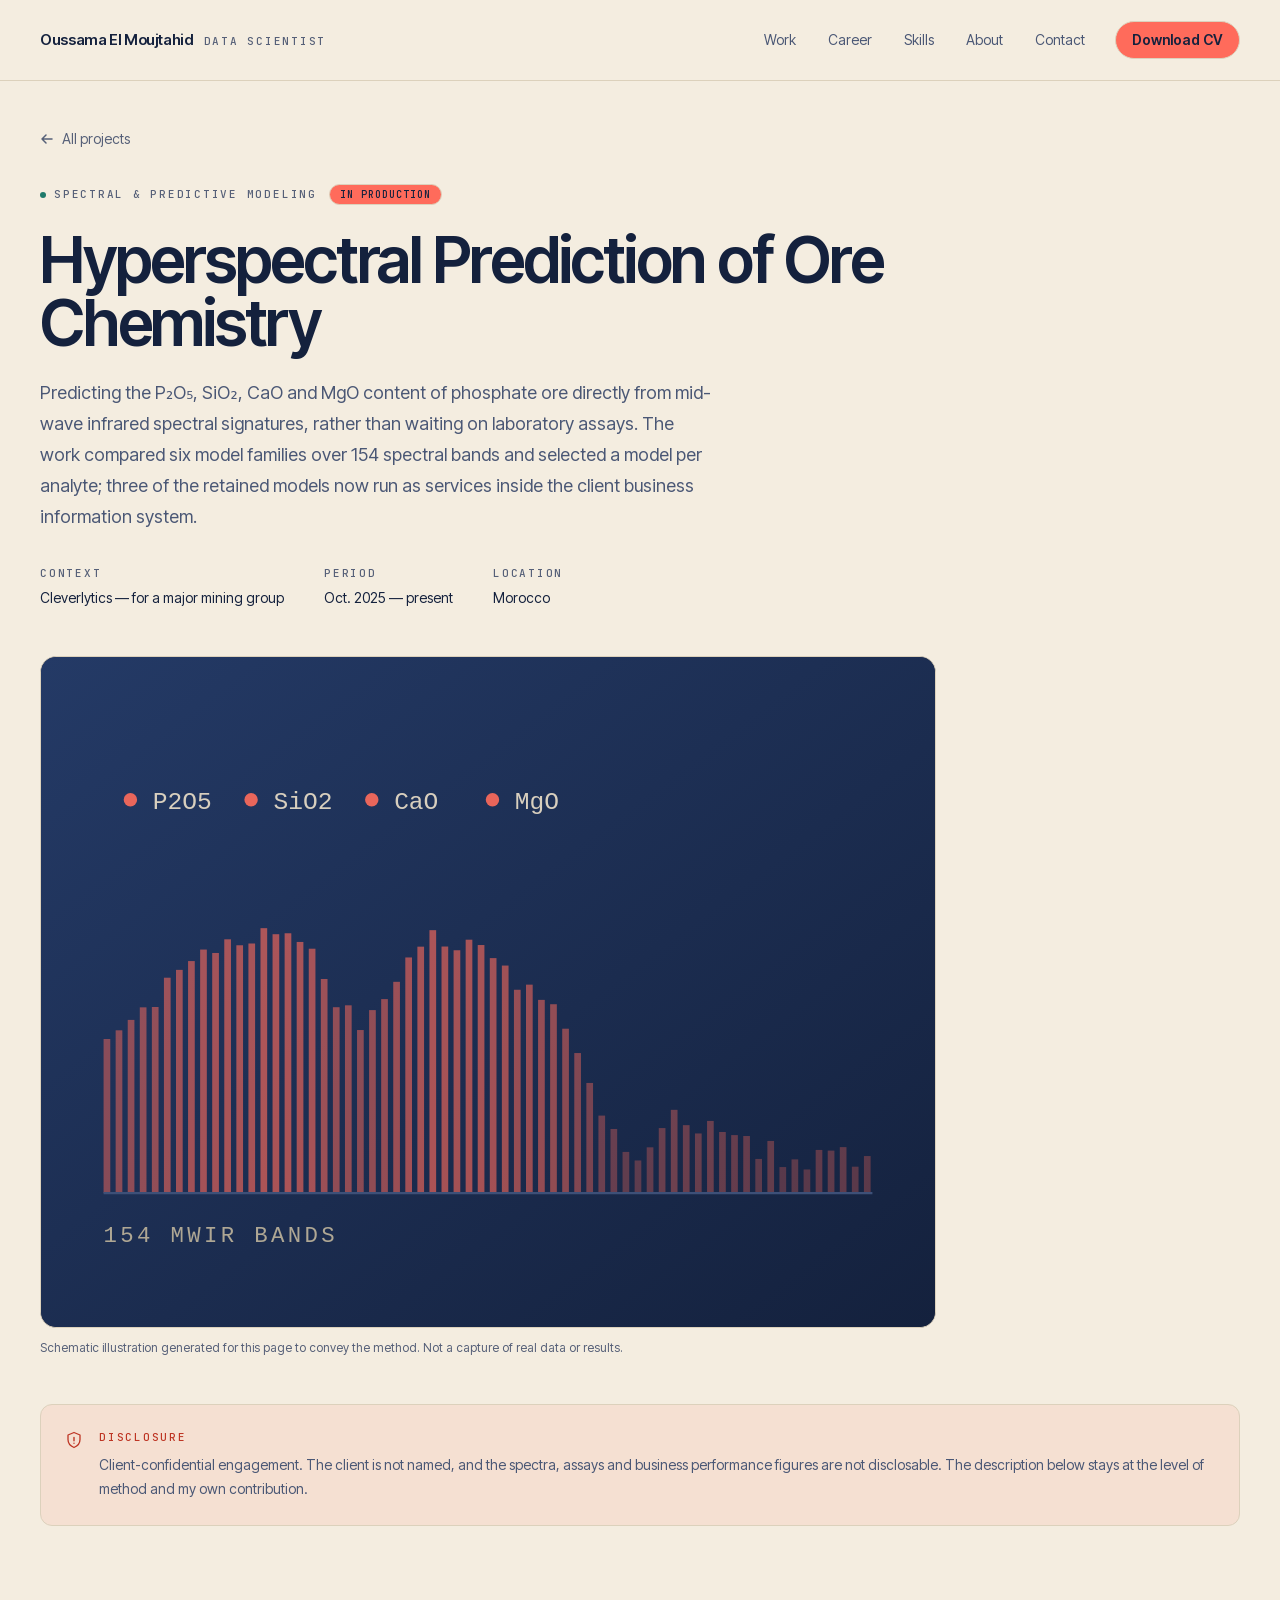
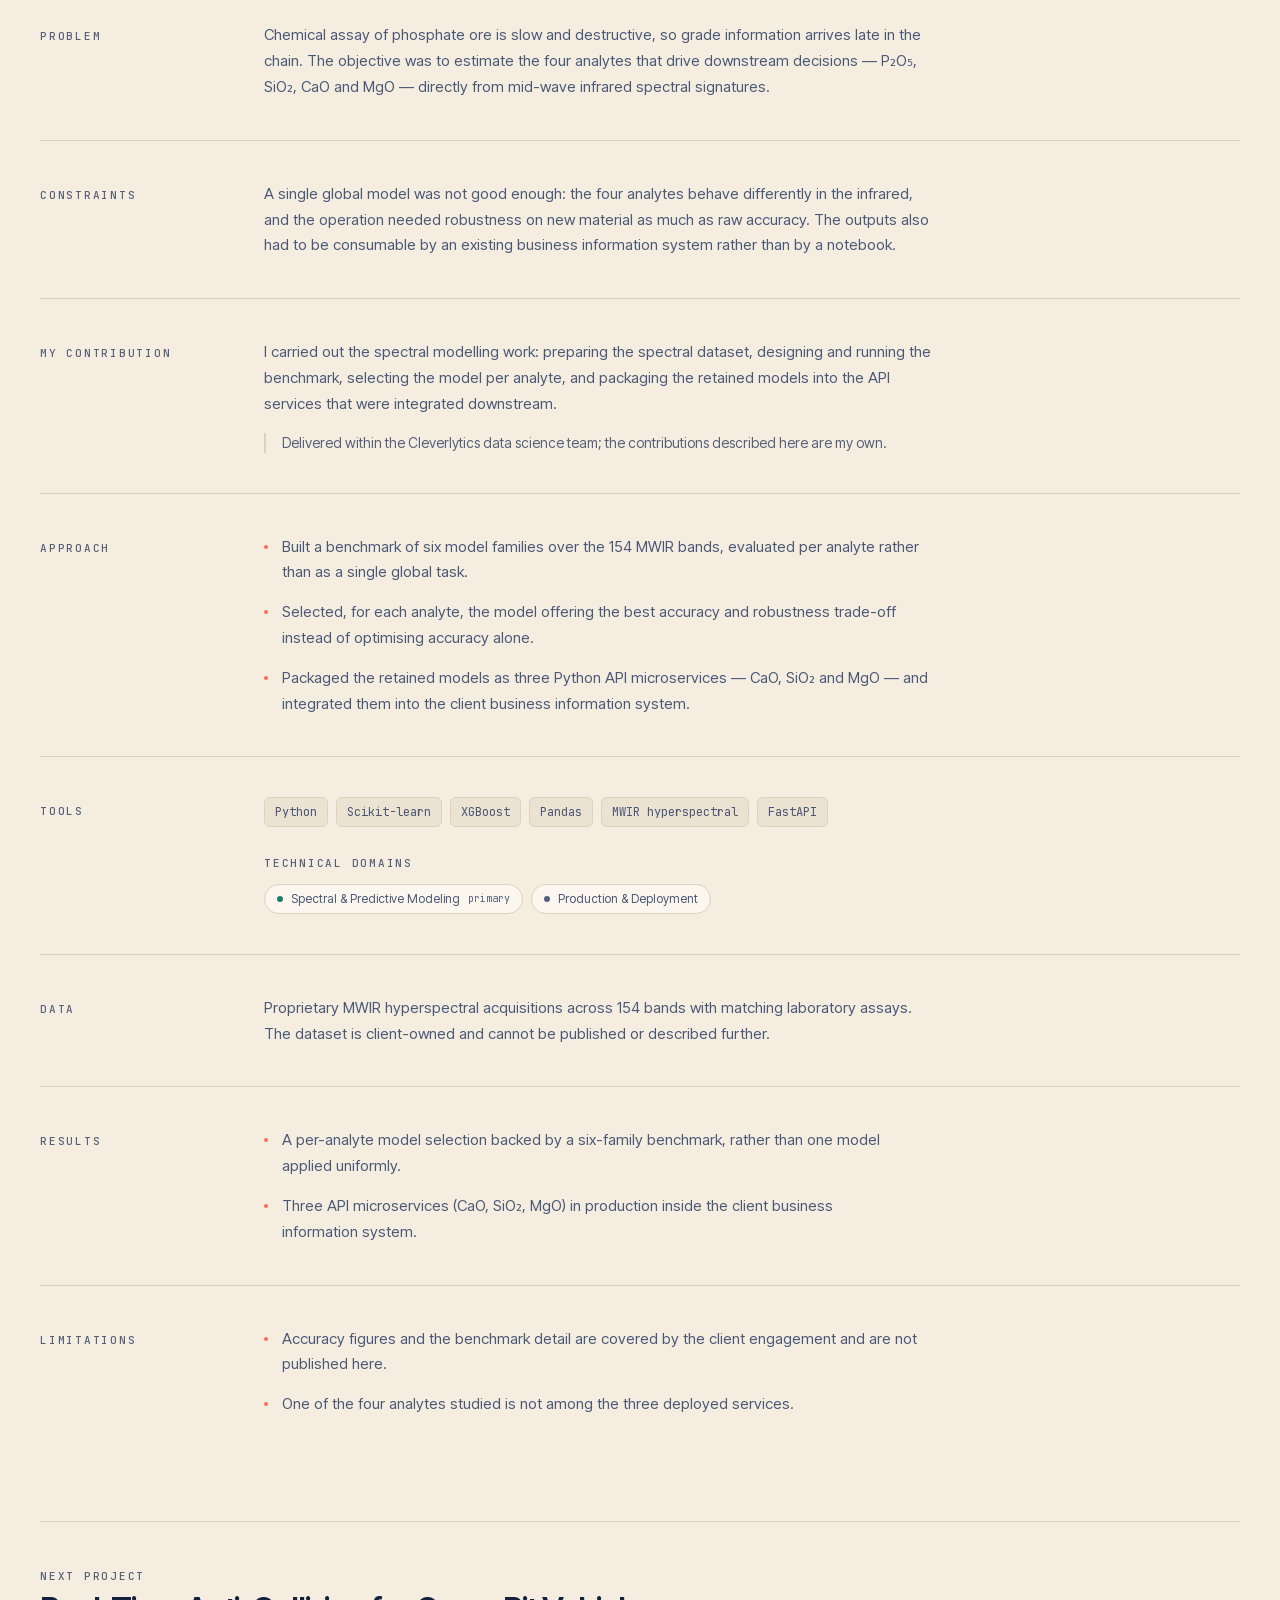
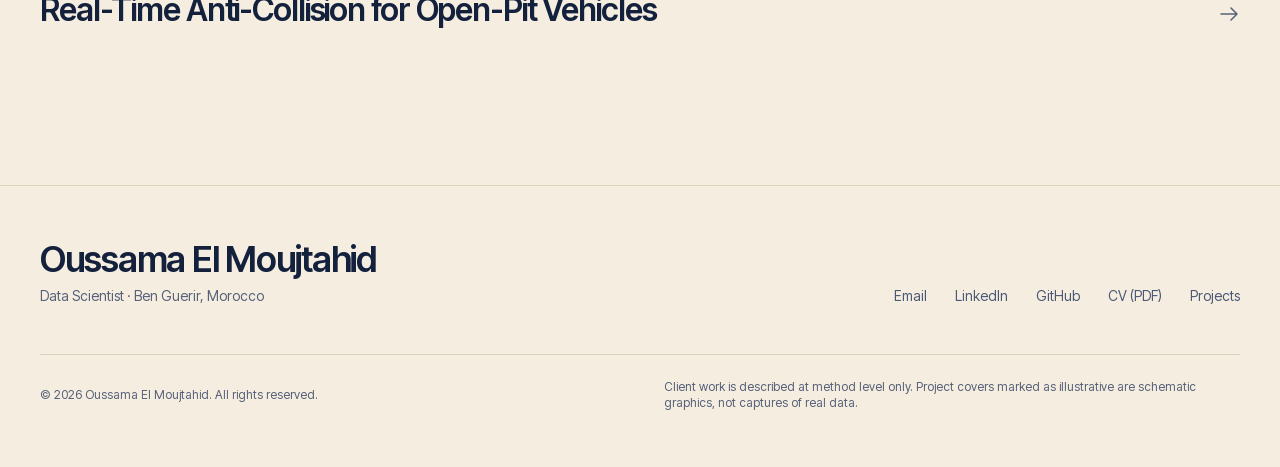
<file: projects/hyperspectral-ore-chemistry/index.html>
<!DOCTYPE html><!--ZHJIyUnUTfwnxuco_ob3m--><html lang="en" class="__variable_727f1d __variable_ae301a __variable_4dc837"><head><meta charSet="utf-8"/><meta name="viewport" content="width=device-width, initial-scale=1"/><link rel="stylesheet" href="/_next/static/css/296efaaa642c0eaf.css" data-precedence="next"/><link rel="preload" as="script" fetchPriority="low" href="/_next/static/chunks/webpack-4057f44350c6282e.js"/><script src="/_next/static/chunks/4bd1b696-c023c6e3521b1417.js" async=""></script><script src="/_next/static/chunks/255-0e5ac6cd71b0e266.js" async=""></script><script src="/_next/static/chunks/main-app-26a39624944b7782.js" async=""></script><script src="/_next/static/chunks/619-ba102abea3e3d0e4.js" async=""></script><script src="/_next/static/chunks/app/layout-8b4e25a132548bba.js" async=""></script><script src="/_next/static/chunks/356-335c699cd4cf7b7b.js" async=""></script><script src="/_next/static/chunks/app/projects/%5Bslug%5D/page-f7b5abf701be7430.js" async=""></script><meta name="theme-color" content="#f4ede0"/><meta name="color-scheme" content="light"/><title>Hyperspectral Prediction of Ore Chemistry — Oussama El Moujtahid</title><meta name="description" content="Grade estimation for four analytes from 154 MWIR bands, benchmarked across six model families and deployed as production services."/><meta name="author" content="Oussama El Moujtahid"/><meta name="keywords" content="Data Scientist,Machine Learning,Computer Vision,LiDAR,Hyperspectral,Generative AI,Morocco"/><meta name="creator" content="Oussama El Moujtahid"/><meta name="robots" content="index, follow"/><link rel="canonical" href="https://oussamaem1.github.io/projects/hyperspectral-ore-chemistry/"/><meta property="og:title" content="Hyperspectral Prediction of Ore Chemistry"/><meta property="og:description" content="Grade estimation for four analytes from 154 MWIR bands, benchmarked across six model families and deployed as production services."/><meta property="og:url" content="https://oussamaem1.github.io/projects/hyperspectral-ore-chemistry/"/><meta property="og:image" content="https://oussamaem1.github.io/og.png"/><meta property="og:image:alt" content="Hyperspectral Prediction of Ore Chemistry — cover"/><meta property="og:type" content="article"/><meta name="twitter:card" content="summary_large_image"/><meta name="twitter:title" content="Hyperspectral Prediction of Ore Chemistry"/><meta name="twitter:description" content="Grade estimation for four analytes from 154 MWIR bands, benchmarked across six model families and deployed as production services."/><meta name="twitter:image" content="https://oussamaem1.github.io/og.png"/><noscript><style>.reveal{opacity:1 !important;transform:none !important}</style></noscript><script src="/_next/static/chunks/polyfills-42372ed130431b0a.js" noModule=""></script></head><body class="min-h-screen antialiased"><div hidden=""><!--$--><!--/$--></div><a href="#main" class="sr-only focus:not-sr-only focus:fixed focus:left-4 focus:top-4 focus:z-[100] focus:rounded-full focus:border focus:border-coral-ink focus:bg-coral focus:px-5 focus:py-2.5 focus:text-sm focus:font-semibold focus:text-navy">Skip to content</a><header class="fixed inset-x-0 top-0 z-50 transition-colors duration-500 border-b border-transparent"><div class="mx-auto flex h-16 max-w-[1320px] items-center justify-between px-[var(--page-gutter)] md:h-20"><a class="group flex items-baseline gap-2.5 rounded-sm" href="/"><span class="text-[0.9375rem] font-semibold tracking-tight text-navy">Oussama El Moujtahid</span><span class="label-mono hidden text-muted transition-colors group-hover:text-coral-ink sm:inline">Data Scientist</span></a><nav aria-label="Primary" class="hidden items-center gap-1 md:flex"><a class="rounded-full px-3.5 py-2 text-sm text-body transition-colors hover:text-navy" href="/#work">Work</a><a class="rounded-full px-3.5 py-2 text-sm text-body transition-colors hover:text-navy" href="/#career">Career</a><a class="rounded-full px-3.5 py-2 text-sm text-body transition-colors hover:text-navy" href="/#skills">Skills</a><a class="rounded-full px-3.5 py-2 text-sm text-body transition-colors hover:text-navy" href="/#about">About</a><a class="rounded-full px-3.5 py-2 text-sm text-body transition-colors hover:text-navy" href="/#contact">Contact</a><a href="/cv/Oussama-El-Moujtahid-CV.pdf" download="Oussama-El-Moujtahid-CV.pdf" class="ml-3 rounded-full border border-coral-ink bg-coral px-4 py-2 text-sm font-semibold text-navy transition-transform duration-300 hover:-translate-y-0.5">Download CV</a></nav><button type="button" aria-expanded="false" aria-controls="mobile-nav" class="-mr-2 inline-flex h-10 w-10 items-center justify-center rounded-full text-navy md:hidden"><span class="sr-only">Open menu</span><svg width="20" height="20" viewBox="0 0 20 20" aria-hidden="true"><path d="M3 6 H17 M3 14 H17" stroke="currentColor" stroke-width="1.6" stroke-linecap="round" fill="none"></path></svg></button></div></header><main id="main"><article class="pb-16 pt-28 md:pt-32"><div class="mx-auto w-full max-w-[1320px] px-[var(--page-gutter)] "><a class="group inline-flex items-center gap-2 text-sm text-muted transition-colors hover:text-coral-ink" href="/#work"><svg width="14" height="14" viewBox="0 0 14 14" fill="none" aria-hidden="true" class="transition-transform duration-300 group-hover:-translate-x-1"><path d="M12 7H2m4-4L2 7l4 4" stroke="currentColor" stroke-width="1.5" stroke-linecap="round" stroke-linejoin="round"></path></svg>All projects</a><header class="mt-8 max-w-4xl"><div class="flex flex-wrap items-center gap-x-3 gap-y-2"><span class="flex items-center gap-2"><span class="h-1.5 w-1.5 rounded-full" style="background-color:#1F7A6B" aria-hidden="true"></span><span class="label-mono text-muted">Spectral &amp; Predictive Modeling</span></span><span class="inline-flex items-center rounded-full border px-2.5 py-0.5 font-mono text-[0.625rem] font-medium uppercase tracking-[0.1em] border-coral-ink bg-coral text-navy ">In production</span></div><h1 class="display mt-6 text-[2.25rem] text-navy sm:text-[3.25rem] lg:text-[4rem]">Hyperspectral Prediction of Ore Chemistry</h1><p class="prose-body mt-6 max-w-2xl text-lg">Predicting the P₂O₅, SiO₂, CaO and MgO content of phosphate ore directly from mid-wave infrared spectral signatures, rather than waiting on laboratory assays. The work compared six model families over 154 spectral bands and selected a model per analyte; three of the retained models now run as services inside the client business information system.</p><dl class="mt-8 flex flex-wrap gap-x-10 gap-y-4"><div><dt class="label-mono text-muted">Context</dt><dd class="mt-1.5 text-sm text-navy">Cleverlytics — for a major mining group</dd></div><div><dt class="label-mono text-muted">Period</dt><dd class="mt-1.5 text-sm text-navy">Oct. 2025 — present</dd></div><div><dt class="label-mono text-muted">Location</dt><dd class="mt-1.5 text-sm text-navy">Morocco</dd></div></dl></header><figure class="mt-12 max-w-4xl"><div class="relative aspect-[4/3] w-full overflow-hidden rounded-2xl border border-cream-300 bg-navy"><div class="absolute inset-0 transition-transform duration-[900ms] ease-[cubic-bezier(0.16,1,0.3,1)] group-hover:scale-[1.035]"><svg viewBox="0 0 400 300" class="h-full w-full" aria-hidden="true" preserveAspectRatio="xMidYMid slice"><defs><linearGradient id="bg-hyperspectral-ore-chemistry" x1="0" y1="0" x2="1" y2="1"><stop offset="0%" stop-color="#243a66"></stop><stop offset="100%" stop-color="#14213d"></stop></linearGradient></defs><rect width="400" height="300" fill="url(#bg-hyperspectral-ore-chemistry)"></rect><rect x="28" y="171.03056254519987" width="3" height="68.96943745480013" fill="#ff6b5b" opacity="0.4731364152949416"></rect><rect x="33.4" y="167.14005967682434" width="3" height="72.85994032317566" fill="#ff6b5b" opacity="0.485723336339686"></rect><rect x="38.8" y="162.48706872936228" width="3" height="77.51293127063772" fill="#ff6b5b" opacity="0.500777130581475"></rect><rect x="44.2" y="156.86598257238188" width="3" height="83.1340174276181" fill="#ff6b5b" opacity="0.518962997559941"></rect><rect x="49.6" y="156.7117193596622" width="3" height="83.28828064033779" fill="#ff6b5b" opacity="0.5194620844246223"></rect><rect x="55" y="143.60436515560485" width="3" height="96.39563484439515" fill="#ff6b5b" opacity="0.5618682303789255"></rect><rect x="60.400000000000006" y="140.09916605877504" width="3" height="99.90083394122495" fill="#ff6b5b" opacity="0.5732085803980808"></rect><rect x="65.80000000000001" y="136.163272400139" width="3" height="103.836727599861" fill="#ff6b5b" opacity="0.5859423539995503"></rect><rect x="71.2" y="131.0108784953669" width="3" height="108.98912150463308" fill="#ff6b5b" opacity="0.6026118636914599"></rect><rect x="76.6" y="132.53917516298492" width="3" height="107.4608248370151" fill="#ff6b5b" opacity="0.5976673744726959"></rect><rect x="82" y="126.42596592493787" width="3" height="113.57403407506213" fill="#ff6b5b" opacity="0.6174454043604951"></rect><rect x="87.4" y="129.0940953368597" width="3" height="110.90590466314028" fill="#ff6b5b" opacity="0.6088132209689833"></rect><rect x="92.80000000000001" y="128.30410475336788" width="3" height="111.69589524663213" fill="#ff6b5b" opacity="0.6113690728567511"></rect><rect x="98.2" y="121.44387872803165" width="3" height="118.55612127196835" fill="#ff6b5b" opacity="0.6335639217622506"></rect><rect x="103.60000000000001" y="124.14000597192378" width="3" height="115.85999402807622" fill="#ff6b5b" opacity="0.6248411571496584"></rect><rect x="109" y="123.7184618068058" width="3" height="116.2815381931942" fill="#ff6b5b" opacity="0.626204976507393"></rect><rect x="114.4" y="127.60547026761948" width="3" height="112.39452973238052" fill="#ff6b5b" opacity="0.6136293608988781"></rect><rect x="119.80000000000001" y="130.63245345870254" width="3" height="109.36754654129746" fill="#ff6b5b" opacity="0.6038361799865506"></rect><rect x="125.2" y="144.18077177141697" width="3" height="95.81922822858303" fill="#ff6b5b" opacity="0.5600033854454156"></rect><rect x="130.60000000000002" y="156.80343512463224" width="3" height="83.19656487536776" fill="#ff6b5b" opacity="0.5191653569497192"></rect><rect x="136" y="155.95598535295517" width="3" height="84.04401464704482" fill="#ff6b5b" opacity="0.5219071062110274"></rect><rect x="141.4" y="167.01373574039394" width="3" height="72.98626425960607" fill="#ff6b5b" opacity="0.4861320314281373"></rect><rect x="146.8" y="158.10300944376098" width="3" height="81.89699055623903" fill="#ff6b5b" opacity="0.5149608517995969"></rect><rect x="152.2" y="153.17609696114582" width="3" height="86.82390303885418" fill="#ff6b5b" opacity="0.5309008627727636"></rect><rect x="157.60000000000002" y="145.44318682091244" width="3" height="94.55681317908757" fill="#ff6b5b" opacity="0.5559191014617539"></rect><rect x="163" y="134.54474273796382" width="3" height="105.45525726203618" fill="#ff6b5b" opacity="0.5911787734948231"></rect><rect x="168.4" y="129.71521747106397" width="3" height="110.28478252893603" fill="#ff6b5b" opacity="0.6068037081818518"></rect><rect x="173.8" y="122.33382718130628" width="3" height="117.66617281869372" fill="#ff6b5b" opacity="0.6306846767663621"></rect><rect x="179.20000000000002" y="129.6553786755776" width="3" height="110.34462132442242" fill="#ff6b5b" opacity="0.6069973042848962"></rect><rect x="184.60000000000002" y="131.31579407016488" width="3" height="108.6842059298351" fill="#ff6b5b" opacity="0.6016253721259371"></rect><rect x="190" y="126.60149021212584" width="3" height="113.39850978787416" fill="#ff6b5b" opacity="0.6168775316666517"></rect><rect x="195.4" y="128.9852245459241" width="3" height="111.01477545407592" fill="#ff6b5b" opacity="0.6091654499984809"></rect><rect x="200.8" y="134.84001458882008" width="3" height="105.15998541117992" fill="#ff6b5b" opacity="0.5902234822126409"></rect><rect x="206.20000000000002" y="138.17233324253476" width="3" height="101.82766675746525" fill="#ff6b5b" opacity="0.5794424512741523"></rect><rect x="211.60000000000002" y="149.0016151974241" width="3" height="90.99838480257593" fill="#ff6b5b" opacity="0.5444065390671575"></rect><rect x="217" y="146.7096033590596" width="3" height="93.29039664094041" fill="#ff6b5b" opacity="0.5518218714853955"></rect><rect x="222.4" y="153.52507123736865" width="3" height="86.47492876263136" fill="#ff6b5b" opacity="0.5297718283496897"></rect><rect x="227.8" y="155.46933382174905" width="3" height="84.53066617825094" fill="#ff6b5b" opacity="0.5234815670472825"></rect><rect x="233.20000000000002" y="166.4206409718206" width="3" height="73.5793590281794" fill="#ff6b5b" opacity="0.48805086744410986"></rect><rect x="238.60000000000002" y="177.31346735089232" width="3" height="62.68653264910766" fill="#ff6b5b" opacity="0.45280937033534835"></rect><rect x="244" y="190.69427261580753" width="3" height="49.305727384192465" fill="#ff6b5b" opacity="0.4095185297723874"></rect><rect x="249.4" y="205.2976069765792" width="3" height="34.7023930234208" fill="#ff6b5b" opacity="0.36227244801694963"></rect><rect x="254.8" y="211.2907652177232" width="3" height="28.709234782276805" fill="#ff6b5b" opacity="0.3428828184132485"></rect><rect x="260.20000000000005" y="221.55656567587553" width="3" height="18.44343432412447" fill="#ff6b5b" opacity="0.30966993457804975"></rect><rect x="265.6" y="225.3750653812855" width="3" height="14.624934618714503" fill="#ff6b5b" opacity="0.29731596494289986"></rect><rect x="271" y="219.49725379143996" width="3" height="20.502746208560055" fill="#ff6b5b" opacity="0.3163324142041649"></rect><rect x="276.4" y="210.8830009834311" width="3" height="29.11699901656892" fill="#ff6b5b" opacity="0.34420205564184064"></rect><rect x="281.8" y="202.7234209451661" width="3" height="37.27657905483388" fill="#ff6b5b" opacity="0.3706006969421096"></rect><rect x="287.20000000000005" y="209.57007098924342" width="3" height="30.429929010756588" fill="#ff6b5b" opacity="0.3484497703289184"></rect><rect x="292.6" y="213.29177956032152" width="3" height="26.708220439678488" fill="#ff6b5b" opacity="0.33640894848131275"></rect><rect x="298" y="207.68413912342194" width="3" height="32.31586087657805" fill="#ff6b5b" opacity="0.3545513146006937"></rect><rect x="303.40000000000003" y="212.63318753413654" width="3" height="27.366812465863468" fill="#ff6b5b" opacity="0.3385396873895583"></rect><rect x="308.8" y="214.0249032035108" width="3" height="25.97509679648921" fill="#ff6b5b" opacity="0.3340370778709945"></rect><rect x="314.20000000000005" y="214.4401464860712" width="3" height="25.559853513928793" fill="#ff6b5b" opacity="0.3326936437215343"></rect><rect x="319.6" y="224.69432693680983" width="3" height="15.305673063190183" fill="#ff6b5b" opacity="0.2995183540279682"></rect><rect x="325" y="216.6478939078604" width="3" height="23.3521060921396" fill="#ff6b5b" opacity="0.3255509314745693"></rect><rect x="330.40000000000003" y="228.32848751543105" width="3" height="11.671512484568947" fill="#ff6b5b" opacity="0.2877607756853701"></rect><rect x="335.8" y="224.88621280271542" width="3" height="15.113787197284575" fill="#ff6b5b" opacity="0.29889754681474423"></rect><rect x="341.20000000000005" y="229.4006434509425" width="3" height="10.599356549057493" fill="#ff6b5b" opacity="0.28429203589400953"></rect><rect x="346.6" y="220.662663886874" width="3" height="19.33733611312602" fill="#ff6b5b" opacity="0.31256196977776063"></rect><rect x="352" y="220.96351985381554" width="3" height="19.036480146184456" fill="#ff6b5b" opacity="0.3115886122376556"></rect><rect x="357.40000000000003" y="219.41326993657998" width="3" height="20.58673006342002" fill="#ff6b5b" opacity="0.31660412667577065"></rect><rect x="362.8" y="228.1604538680092" width="3" height="11.839546131990803" fill="#ff6b5b" opacity="0.28830441395644085"></rect><rect x="368.20000000000005" y="223.40386309288317" width="3" height="16.596136907116833" fill="#ff6b5b" opacity="0.30369338411126034"></rect><line x1="28" y1="240" x2="372" y2="240" stroke="#3d5078" stroke-width="1"></line><g><circle cx="40" cy="64" r="3" fill="#ff6b5b" opacity="0.9"></circle><text x="50" y="68" fill="#d8cfbe" font-size="11" font-family="ui-monospace, monospace">P2O5</text></g><g><circle cx="94" cy="64" r="3" fill="#ff6b5b" opacity="0.9"></circle><text x="104" y="68" fill="#d8cfbe" font-size="11" font-family="ui-monospace, monospace">SiO2</text></g><g><circle cx="148" cy="64" r="3" fill="#ff6b5b" opacity="0.9"></circle><text x="158" y="68" fill="#d8cfbe" font-size="11" font-family="ui-monospace, monospace">CaO</text></g><g><circle cx="202" cy="64" r="3" fill="#ff6b5b" opacity="0.9"></circle><text x="212" y="68" fill="#d8cfbe" font-size="11" font-family="ui-monospace, monospace">MgO</text></g><text x="28" y="262" fill="#afa794" font-size="10" font-family="ui-monospace, monospace" letter-spacing="1.5">154 MWIR BANDS</text></svg></div></div><figcaption class="mt-3 text-xs text-muted">Schematic illustration generated for this page to convey the method. Not a capture of real data or results.</figcaption></figure><div class="reveal " data-visible="false" style="--reveal-delay:0ms"><aside class="mt-12 flex gap-4 rounded-xl border border-coral-ink/35 bg-coral/10 p-5 md:p-6" aria-label="Disclosure notice"><svg width="18" height="18" viewBox="0 0 18 18" fill="none" aria-hidden="true" class="mt-0.5 shrink-0 text-coral-ink"><path d="M9 1.5 3 4v4.5c0 3.4 2.5 6.6 6 8 3.5-1.4 6-4.6 6-8V4L9 1.5Z" stroke="currentColor" stroke-width="1.3" stroke-linejoin="round"></path><path d="M9 6.5v3.2M9 12.2h.01" stroke="currentColor" stroke-width="1.4" stroke-linecap="round"></path></svg><div><p class="label-mono text-coral-ink">Disclosure</p><p class="prose-body mt-2 text-sm">Client-confidential engagement. The client is not named, and the spectra, assays and business performance figures are not disclosable. The description below stays at the level of method and my own contribution.</p></div></aside></div><div class="mt-14"><section class="reveal border-t border-cream-300 py-10 first:border-t-0" data-visible="false" style="--reveal-delay:0ms"><div class="grid grid-cols-1 gap-x-12 gap-y-4 md:grid-cols-[11rem_1fr]"><h2 class="label-mono pt-1.5 text-muted">Problem</h2><div class="max-w-2xl"><p class="prose-body text-[0.9375rem]">Chemical assay of phosphate ore is slow and destructive, so grade information arrives late in the chain. The objective was to estimate the four analytes that drive downstream decisions — P₂O₅, SiO₂, CaO and MgO — directly from mid-wave infrared spectral signatures.</p></div></div></section><section class="reveal border-t border-cream-300 py-10 first:border-t-0" data-visible="false" style="--reveal-delay:0ms"><div class="grid grid-cols-1 gap-x-12 gap-y-4 md:grid-cols-[11rem_1fr]"><h2 class="label-mono pt-1.5 text-muted">Constraints</h2><div class="max-w-2xl"><p class="prose-body text-[0.9375rem]">A single global model was not good enough: the four analytes behave differently in the infrared, and the operation needed robustness on new material as much as raw accuracy. The outputs also had to be consumable by an existing business information system rather than by a notebook.</p></div></div></section><section class="reveal border-t border-cream-300 py-10 first:border-t-0" data-visible="false" style="--reveal-delay:0ms"><div class="grid grid-cols-1 gap-x-12 gap-y-4 md:grid-cols-[11rem_1fr]"><h2 class="label-mono pt-1.5 text-muted">My contribution</h2><div class="max-w-2xl"><p class="prose-body text-[0.9375rem]">I carried out the spectral modelling work: preparing the spectral dataset, designing and running the benchmark, selecting the model per analyte, and packaging the retained models into the API services that were integrated downstream.</p><p class="mt-4 border-l-2 border-cream-500 pl-4 text-sm text-muted">Delivered within the Cleverlytics data science team; the contributions described here are my own.</p></div></div></section><section class="reveal border-t border-cream-300 py-10 first:border-t-0" data-visible="false" style="--reveal-delay:0ms"><div class="grid grid-cols-1 gap-x-12 gap-y-4 md:grid-cols-[11rem_1fr]"><h2 class="label-mono pt-1.5 text-muted">Approach</h2><div class="max-w-2xl"><ul class="space-y-3.5"><li class="flex gap-3.5"><span class="mt-[0.6875rem] h-1 w-1 shrink-0 rounded-full bg-coral" aria-hidden="true"></span><span class="prose-body text-[0.9375rem]">Built a benchmark of six model families over the 154 MWIR bands, evaluated per analyte rather than as a single global task.</span></li><li class="flex gap-3.5"><span class="mt-[0.6875rem] h-1 w-1 shrink-0 rounded-full bg-coral" aria-hidden="true"></span><span class="prose-body text-[0.9375rem]">Selected, for each analyte, the model offering the best accuracy and robustness trade-off instead of optimising accuracy alone.</span></li><li class="flex gap-3.5"><span class="mt-[0.6875rem] h-1 w-1 shrink-0 rounded-full bg-coral" aria-hidden="true"></span><span class="prose-body text-[0.9375rem]">Packaged the retained models as three Python API microservices — CaO, SiO₂ and MgO — and integrated them into the client business information system.</span></li></ul></div></div></section><section class="reveal border-t border-cream-300 py-10 first:border-t-0" data-visible="false" style="--reveal-delay:0ms"><div class="grid grid-cols-1 gap-x-12 gap-y-4 md:grid-cols-[11rem_1fr]"><h2 class="label-mono pt-1.5 text-muted">Tools</h2><div class="max-w-2xl"><ul class="flex flex-wrap gap-2"><li class="rounded-md border border-cream-400 bg-cream-200 px-2.5 py-1.5 font-mono text-xs text-body">Python</li><li class="rounded-md border border-cream-400 bg-cream-200 px-2.5 py-1.5 font-mono text-xs text-body">Scikit-learn</li><li class="rounded-md border border-cream-400 bg-cream-200 px-2.5 py-1.5 font-mono text-xs text-body">XGBoost</li><li class="rounded-md border border-cream-400 bg-cream-200 px-2.5 py-1.5 font-mono text-xs text-body">Pandas</li><li class="rounded-md border border-cream-400 bg-cream-200 px-2.5 py-1.5 font-mono text-xs text-body">MWIR hyperspectral</li><li class="rounded-md border border-cream-400 bg-cream-200 px-2.5 py-1.5 font-mono text-xs text-body">FastAPI</li></ul><div class="mt-7"><p class="label-mono text-muted">Technical domains</p><div class="mt-3 flex flex-wrap gap-2"><span class="inline-flex items-center gap-2 rounded-full border border-cream-400 bg-cream-50 px-3 py-1.5 text-xs text-body"><span class="h-1.5 w-1.5 rounded-full" style="background-color:#1F7A6B" aria-hidden="true"></span>Spectral &amp; Predictive Modeling<span class="font-mono text-[0.625rem] text-muted">primary</span></span><span class="inline-flex items-center gap-2 rounded-full border border-cream-400 bg-cream-50 px-3 py-1.5 text-xs text-body"><span class="h-1.5 w-1.5 rounded-full" style="background-color:#52607D" aria-hidden="true"></span>Production &amp; Deployment</span></div></div></div></div></section><section class="reveal border-t border-cream-300 py-10 first:border-t-0" data-visible="false" style="--reveal-delay:0ms"><div class="grid grid-cols-1 gap-x-12 gap-y-4 md:grid-cols-[11rem_1fr]"><h2 class="label-mono pt-1.5 text-muted">Data</h2><div class="max-w-2xl"><p class="prose-body text-[0.9375rem]">Proprietary MWIR hyperspectral acquisitions across 154 bands with matching laboratory assays. The dataset is client-owned and cannot be published or described further.</p></div></div></section><section class="reveal border-t border-cream-300 py-10 first:border-t-0" data-visible="false" style="--reveal-delay:0ms"><div class="grid grid-cols-1 gap-x-12 gap-y-4 md:grid-cols-[11rem_1fr]"><h2 class="label-mono pt-1.5 text-muted">Results</h2><div class="max-w-2xl"><ul class="space-y-3.5"><li class="flex gap-3.5"><span class="mt-[0.6875rem] h-1 w-1 shrink-0 rounded-full bg-coral" aria-hidden="true"></span><span class="prose-body text-[0.9375rem]">A per-analyte model selection backed by a six-family benchmark, rather than one model applied uniformly.</span></li><li class="flex gap-3.5"><span class="mt-[0.6875rem] h-1 w-1 shrink-0 rounded-full bg-coral" aria-hidden="true"></span><span class="prose-body text-[0.9375rem]">Three API microservices (CaO, SiO₂, MgO) in production inside the client business information system.</span></li></ul></div></div></section><section class="reveal border-t border-cream-300 py-10 first:border-t-0" data-visible="false" style="--reveal-delay:0ms"><div class="grid grid-cols-1 gap-x-12 gap-y-4 md:grid-cols-[11rem_1fr]"><h2 class="label-mono pt-1.5 text-muted">Limitations</h2><div class="max-w-2xl"><ul class="space-y-3.5"><li class="flex gap-3.5"><span class="mt-[0.6875rem] h-1 w-1 shrink-0 rounded-full bg-coral" aria-hidden="true"></span><span class="prose-body text-[0.9375rem]">Accuracy figures and the benchmark detail are covered by the client engagement and are not published here.</span></li><li class="flex gap-3.5"><span class="mt-[0.6875rem] h-1 w-1 shrink-0 rounded-full bg-coral" aria-hidden="true"></span><span class="prose-body text-[0.9375rem]">One of the four analytes studied is not among the three deployed services.</span></li></ul></div></div></section></div><div class="reveal " data-visible="false" style="--reveal-delay:0ms"><nav aria-label="Project navigation" class="mt-16 border-t border-cream-300 pt-10"><a class="group flex flex-col gap-3 sm:flex-row sm:items-end sm:justify-between" href="/projects/lidar-anti-collision/"><span><span class="label-mono text-muted">Next project</span><span class="display mt-2 block text-2xl text-navy transition-colors group-hover:text-coral-ink md:text-[2rem]">Real-Time Anti-Collision for Open-Pit Vehicles</span></span><svg width="22" height="22" viewBox="0 0 22 22" fill="none" aria-hidden="true" class="shrink-0 text-muted transition-all duration-500 ease-[cubic-bezier(0.16,1,0.3,1)] group-hover:translate-x-1.5 group-hover:text-coral-ink"><path d="M3 11h16m-6-6 6 6-6 6" stroke="currentColor" stroke-width="1.5" stroke-linecap="round" stroke-linejoin="round"></path></svg></a></nav></div></div></article><!--$--><!--/$--></main><footer class="hairline mt-24 bg-cream"><div class="mx-auto max-w-[1320px] px-[var(--page-gutter)] py-14"><div class="flex flex-col gap-10 md:flex-row md:items-end md:justify-between"><div><p class="display text-3xl text-navy md:text-4xl">Oussama El Moujtahid</p><p class="mt-2 text-sm text-muted">Data Scientist<!-- --> · <!-- -->Ben Guerir, Morocco</p></div><nav aria-label="Footer" class="flex flex-wrap gap-x-7 gap-y-3"><a href="mailto:oussama.elmoujtahid@emines.um6p.ma" class="text-sm text-body transition-colors hover:text-coral-ink">Email</a><a href="https://www.linkedin.com/in/oussama-elmoujtahid" target="_blank" rel="noopener noreferrer" aria-label="LinkedIn profile (opens in a new tab)" class="text-sm text-body transition-colors hover:text-coral-ink">LinkedIn</a><a href="https://github.com/Oussamaem1" target="_blank" rel="noopener noreferrer" aria-label="GitHub profile (opens in a new tab)" class="text-sm text-body transition-colors hover:text-coral-ink">GitHub</a><a href="/cv/Oussama-El-Moujtahid-CV.pdf" download="Oussama-El-Moujtahid-CV.pdf" class="text-sm text-body transition-colors hover:text-coral-ink">CV (PDF)</a><a class="text-sm text-body transition-colors hover:text-coral-ink" href="/#work">Projects</a></nav></div><div class="hairline mt-12 flex flex-col gap-3 pt-6 text-xs text-muted sm:flex-row sm:items-center sm:justify-between"><p>© <!-- -->2026<!-- --> <!-- -->Oussama El Moujtahid<!-- -->. All rights reserved.</p><p class="max-w-xl">Client work is described at method level only. Project covers marked as illustrative are schematic graphics, not captures of real data.</p></div></div></footer><script src="/_next/static/chunks/webpack-4057f44350c6282e.js" id="_R_" async=""></script><script>(self.__next_f=self.__next_f||[]).push([0])</script><script>self.__next_f.push([1,"1:\"$Sreact.fragment\"\n2:I[5727,[\"619\",\"static/chunks/619-ba102abea3e3d0e4.js\",\"177\",\"static/chunks/app/layout-8b4e25a132548bba.js\"],\"SiteHeader\"]\n3:I[9766,[],\"\"]\n4:I[8924,[],\"\"]\n5:I[2619,[\"619\",\"static/chunks/619-ba102abea3e3d0e4.js\",\"356\",\"static/chunks/356-335c699cd4cf7b7b.js\",\"419\",\"static/chunks/app/projects/%5Bslug%5D/page-f7b5abf701be7430.js\"],\"\"]\na:I[7150,[],\"\"]\n:HL[\"/_next/static/css/296efaaa642c0eaf.css\",\"style\"]\n"])</script><script>self.__next_f.push([1,"0:{\"P\":null,\"b\":\"ZHJIyUnUTfwnxuco_ob3m\",\"p\":\"\",\"c\":[\"\",\"projects\",\"hyperspectral-ore-chemistry\",\"\"],\"i\":false,\"f\":[[[\"\",{\"children\":[\"projects\",{\"children\":[[\"slug\",\"hyperspectral-ore-chemistry\",\"d\"],{\"children\":[\"__PAGE__\",{}]}]}]},\"$undefined\",\"$undefined\",true],[\"\",[\"$\",\"$1\",\"c\",{\"children\":[[[\"$\",\"link\",\"0\",{\"rel\":\"stylesheet\",\"href\":\"/_next/static/css/296efaaa642c0eaf.css\",\"precedence\":\"next\",\"crossOrigin\":\"$undefined\",\"nonce\":\"$undefined\"}]],[\"$\",\"html\",null,{\"lang\":\"en\",\"className\":\"__variable_727f1d __variable_ae301a __variable_4dc837\",\"children\":[[\"$\",\"head\",null,{\"children\":[\"$\",\"noscript\",null,{\"children\":[\"$\",\"style\",null,{\"children\":\".reveal{opacity:1 !important;transform:none !important}\"}]}]}],[\"$\",\"body\",null,{\"className\":\"min-h-screen antialiased\",\"children\":[[\"$\",\"a\",null,{\"href\":\"#main\",\"className\":\"sr-only focus:not-sr-only focus:fixed focus:left-4 focus:top-4 focus:z-[100] focus:rounded-full focus:border focus:border-coral-ink focus:bg-coral focus:px-5 focus:py-2.5 focus:text-sm focus:font-semibold focus:text-navy\",\"children\":\"Skip to content\"}],[\"$\",\"$L2\",null,{}],[\"$\",\"main\",null,{\"id\":\"main\",\"children\":[\"$\",\"$L3\",null,{\"parallelRouterKey\":\"children\",\"error\":\"$undefined\",\"errorStyles\":\"$undefined\",\"errorScripts\":\"$undefined\",\"template\":[\"$\",\"$L4\",null,{}],\"templateStyles\":\"$undefined\",\"templateScripts\":\"$undefined\",\"notFound\":[[\"$\",\"div\",null,{\"className\":\"mx-auto w-full max-w-[1320px] px-[var(--page-gutter)] flex min-h-[70vh] flex-col justify-center py-32\",\"children\":[[\"$\",\"p\",null,{\"className\":\"label-mono text-coral-ink\",\"children\":\"404\"}],[\"$\",\"h1\",null,{\"className\":\"display mt-5 text-[2.5rem] text-navy sm:text-[4rem]\",\"children\":\"Page not found\"}],[\"$\",\"p\",null,{\"className\":\"prose-body mt-5 max-w-md\",\"children\":\"That page does not exist. The projects are all reachable from the work section on the home page.\"}],[\"$\",\"div\",null,{\"className\":\"mt-9 flex flex-wrap gap-3\",\"children\":[[\"$\",\"$L5\",null,{\"href\":\"/\",\"className\":\"rounded-full border border-coral-ink bg-coral px-6 py-3.5 text-sm font-semibold text-navy transition-transform duration-300 hover:-translate-y-0.5\",\"children\":\"Back home\"}],[\"$\",\"$L5\",null,{\"href\":\"/#work\",\"className\":\"rounded-full border border-cream-500 px-6 py-3.5 text-sm font-medium text-navy transition-colors hover:border-navy-600\",\"children\":\"See projects\"}]]}]]}],[]],\"forbidden\":\"$undefined\",\"unauthorized\":\"$undefined\"}]}],[\"$\",\"footer\",null,{\"className\":\"hairline mt-24 bg-cream\",\"children\":[\"$\",\"div\",null,{\"className\":\"mx-auto max-w-[1320px] px-[var(--page-gutter)] py-14\",\"children\":[[\"$\",\"div\",null,{\"className\":\"flex flex-col gap-10 md:flex-row md:items-end md:justify-between\",\"children\":[[\"$\",\"div\",null,{\"children\":[[\"$\",\"p\",null,{\"className\":\"display text-3xl text-navy md:text-4xl\",\"children\":\"Oussama El Moujtahid\"}],[\"$\",\"p\",null,{\"className\":\"mt-2 text-sm text-muted\",\"children\":[\"Data Scientist\",\" · \",\"Ben Guerir, Morocco\"]}]]}],[\"$\",\"nav\",null,{\"aria-label\":\"Footer\",\"className\":\"flex flex-wrap gap-x-7 gap-y-3\",\"children\":[[\"$\",\"a\",null,{\"href\":\"mailto:oussama.elmoujtahid@emines.um6p.ma\",\"className\":\"text-sm text-body transition-colors hover:text-coral-ink\",\"children\":\"Email\"}],[\"$\",\"a\",null,{\"href\":\"https://www.linkedin.com/in/oussama-elmoujtahid\",\"target\":\"_blank\",\"rel\":\"noopener noreferrer\",\"aria-label\":\"LinkedIn profile (opens in a new tab)\",\"className\":\"text-sm text-body transition-colors hover:text-coral-ink\",\"children\":\"LinkedIn\"}],[\"$\",\"a\",null,{\"href\":\"https://github.com/Oussamaem1\",\"target\":\"_blank\",\"rel\":\"noopener noreferrer\",\"aria-label\":\"GitHub profile (opens in a new tab)\",\"className\":\"text-sm text-body transition-colors hover:text-coral-ink\",\"children\":\"GitHub\"}],[\"$\",\"a\",null,{\"href\":\"/cv/Oussama-El-Moujtahid-CV.pdf\",\"download\":\"Oussama-El-Moujtahid-CV.pdf\",\"className\":\"text-sm text-body transition-colors hover:text-coral-ink\",\"children\":\"CV (PDF)\"}],[\"$\",\"$L5\",null,{\"href\":\"/#work\",\"className\":\"text-sm text-body transition-colors hover:text-coral-ink\",\"children\":\"Projects\"}]]}]]}],[\"$\",\"div\",null,{\"className\":\"hairline mt-12 flex flex-col gap-3 pt-6 text-xs text-muted sm:flex-row sm:items-center sm:justify-between\",\"children\":[[\"$\",\"p\",null,{\"children\":[\"© \",2026,\" \",\"Oussama El Moujtahid\",\". All rights reserved.\"]}],[\"$\",\"p\",null,{\"className\":\"max-w-xl\",\"children\":\"Client work is described at method level only. Project covers marked as illustrative are schematic graphics, not captures of real data.\"}]]}]]}]}]]}]]}]]}],{\"children\":[\"projects\",\"$L6\",{\"children\":[[\"slug\",\"hyperspectral-ore-chemistry\",\"d\"],\"$L7\",{\"children\":[\"__PAGE__\",\"$L8\",{},null,false]},null,false]},null,false]},null,false],\"$L9\",false]],\"m\":\"$undefined\",\"G\":[\"$a\",[]],\"s\":false,\"S\":true}\n"])</script><script>self.__next_f.push([1,"c:I[4431,[],\"OutletBoundary\"]\ne:I[5278,[],\"AsyncMetadataOutlet\"]\n10:I[4431,[],\"ViewportBoundary\"]\n12:I[4431,[],\"MetadataBoundary\"]\n13:\"$Sreact.suspense\"\n6:[\"$\",\"$1\",\"c\",{\"children\":[null,[\"$\",\"$L3\",null,{\"parallelRouterKey\":\"children\",\"error\":\"$undefined\",\"errorStyles\":\"$undefined\",\"errorScripts\":\"$undefined\",\"template\":[\"$\",\"$L4\",null,{}],\"templateStyles\":\"$undefined\",\"templateScripts\":\"$undefined\",\"notFound\":\"$undefined\",\"forbidden\":\"$undefined\",\"unauthorized\":\"$undefined\"}]]}]\n7:[\"$\",\"$1\",\"c\",{\"children\":[null,[\"$\",\"$L3\",null,{\"parallelRouterKey\":\"children\",\"error\":\"$undefined\",\"errorStyles\":\"$undefined\",\"errorScripts\":\"$undefined\",\"template\":[\"$\",\"$L4\",null,{}],\"templateStyles\":\"$undefined\",\"templateScripts\":\"$undefined\",\"notFound\":\"$undefined\",\"forbidden\":\"$undefined\",\"unauthorized\":\"$undefined\"}]]}]\n8:[\"$\",\"$1\",\"c\",{\"children\":[\"$Lb\",null,[\"$\",\"$Lc\",null,{\"children\":[\"$Ld\",[\"$\",\"$Le\",null,{\"promise\":\"$@f\"}]]}]]}]\n9:[\"$\",\"$1\",\"h\",{\"children\":[null,[[\"$\",\"$L10\",null,{\"children\":\"$L11\"}],null],[\"$\",\"$L12\",null,{\"children\":[\"$\",\"div\",null,{\"hidden\":true,\"children\":[\"$\",\"$13\",null,{\"fallback\":null,\"children\":\"$L14\"}]}]}]]}]\n"])</script><script>self.__next_f.push([1,"b:[\"$\",\"article\",null,{\"className\":\"pb-16 pt-28 md:pt-32\",\"children\":[\"$\",\"div\",null,{\"className\":\"mx-auto w-full max-w-[1320px] px-[var(--page-gutter)] \",\"children\":[[\"$\",\"$L5\",null,{\"href\":\"/#work\",\"className\":\"group inline-flex items-center gap-2 text-sm text-muted transition-colors hover:text-coral-ink\",\"children\":[[\"$\",\"svg\",null,{\"width\":\"14\",\"height\":\"14\",\"viewBox\":\"0 0 14 14\",\"fill\":\"none\",\"aria-hidden\":\"true\",\"className\":\"transition-transform duration-300 group-hover:-translate-x-1\",\"children\":[\"$\",\"path\",null,{\"d\":\"M12 7H2m4-4L2 7l4 4\",\"stroke\":\"currentColor\",\"strokeWidth\":\"1.5\",\"strokeLinecap\":\"round\",\"strokeLinejoin\":\"round\"}]}],\"All projects\"]}],[\"$\",\"header\",null,{\"className\":\"mt-8 max-w-4xl\",\"children\":[[\"$\",\"div\",null,{\"className\":\"flex flex-wrap items-center gap-x-3 gap-y-2\",\"children\":[[\"$\",\"span\",null,{\"className\":\"flex items-center gap-2\",\"children\":[[\"$\",\"span\",null,{\"className\":\"h-1.5 w-1.5 rounded-full\",\"style\":{\"backgroundColor\":\"#1F7A6B\"},\"aria-hidden\":\"true\"}],[\"$\",\"span\",null,{\"className\":\"label-mono text-muted\",\"children\":\"Spectral \u0026 Predictive Modeling\"}]]}],[\"$\",\"span\",null,{\"className\":\"inline-flex items-center rounded-full border px-2.5 py-0.5 font-mono text-[0.625rem] font-medium uppercase tracking-[0.1em] border-coral-ink bg-coral text-navy \",\"children\":\"In production\"}]]}],[\"$\",\"h1\",null,{\"className\":\"display mt-6 text-[2.25rem] text-navy sm:text-[3.25rem] lg:text-[4rem]\",\"children\":\"Hyperspectral Prediction of Ore Chemistry\"}],[\"$\",\"p\",null,{\"className\":\"prose-body mt-6 max-w-2xl text-lg\",\"children\":\"Predicting the P₂O₅, SiO₂, CaO and MgO content of phosphate ore directly from mid-wave infrared spectral signatures, rather than waiting on laboratory assays. The work compared six model families over 154 spectral bands and selected a model per analyte; three of the retained models now run as services inside the client business information system.\"}],[\"$\",\"dl\",null,{\"className\":\"mt-8 flex flex-wrap gap-x-10 gap-y-4\",\"children\":[[\"$\",\"div\",null,{\"children\":[[\"$\",\"dt\",null,{\"className\":\"label-mono text-muted\",\"children\":\"Context\"}],[\"$\",\"dd\",null,{\"className\":\"mt-1.5 text-sm text-navy\",\"children\":\"Cleverlytics — for a major mining group\"}]]}],[\"$\",\"div\",null,{\"children\":[[\"$\",\"dt\",null,{\"className\":\"label-mono text-muted\",\"children\":\"Period\"}],[\"$\",\"dd\",null,{\"className\":\"mt-1.5 text-sm text-navy\",\"children\":\"Oct. 2025 — present\"}]]}],[\"$\",\"div\",null,{\"children\":[[\"$\",\"dt\",null,{\"className\":\"label-mono text-muted\",\"children\":\"Location\"}],[\"$\",\"dd\",null,{\"className\":\"mt-1.5 text-sm text-navy\",\"children\":\"Morocco\"}]]}]]}]]}],[\"$\",\"figure\",null,{\"className\":\"mt-12 max-w-4xl\",\"children\":[[\"$\",\"div\",null,{\"className\":\"relative aspect-[4/3] w-full overflow-hidden rounded-2xl border border-cream-300 bg-navy\",\"children\":[\"$\",\"div\",null,{\"className\":\"absolute inset-0 transition-transform duration-[900ms] ease-[cubic-bezier(0.16,1,0.3,1)] group-hover:scale-[1.035]\",\"children\":[\"$\",\"svg\",null,{\"viewBox\":\"0 0 400 300\",\"className\":\"h-full w-full\",\"aria-hidden\":\"true\",\"preserveAspectRatio\":\"xMidYMid slice\",\"children\":[[\"$\",\"defs\",null,{\"children\":[\"$\",\"linearGradient\",null,{\"id\":\"bg-hyperspectral-ore-chemistry\",\"x1\":\"0\",\"y1\":\"0\",\"x2\":\"1\",\"y2\":\"1\",\"children\":[[\"$\",\"stop\",null,{\"offset\":\"0%\",\"stopColor\":\"#243a66\"}],[\"$\",\"stop\",null,{\"offset\":\"100%\",\"stopColor\":\"#14213d\"}]]}]}],[\"$\",\"rect\",null,{\"width\":\"400\",\"height\":\"300\",\"fill\":\"url(#bg-hyperspectral-ore-chemistry)\"}],[[[\"$\",\"rect\",\"0\",{\"x\":28,\"y\":171.03056254519987,\"width\":\"3\",\"height\":68.96943745480013,\"fill\":\"#ff6b5b\",\"opacity\":0.4731364152949416}],[\"$\",\"rect\",\"1\",{\"x\":33.4,\"y\":167.14005967682434,\"width\":\"3\",\"height\":72.85994032317566,\"fill\":\"#ff6b5b\",\"opacity\":0.485723336339686}],[\"$\",\"rect\",\"2\",{\"x\":38.8,\"y\":162.48706872936228,\"width\":\"3\",\"height\":77.51293127063772,\"fill\":\"#ff6b5b\",\"opacity\":0.500777130581475}],[\"$\",\"rect\",\"3\",{\"x\":44.2,\"y\":156.86598257238188,\"width\":\"3\",\"height\":83.1340174276181,\"fill\":\"#ff6b5b\",\"opacity\":0.518962997559941}],[\"$\",\"rect\",\"4\",{\"x\":49.6,\"y\":156.7117193596622,\"width\":\"3\",\"height\":83.28828064033779,\"fill\":\"#ff6b5b\",\"opacity\":0.5194620844246223}],[\"$\",\"rect\",\"5\",{\"x\":55,\"y\":143.60436515560485,\"width\":\"3\",\"height\":96.39563484439515,\"fill\":\"#ff6b5b\",\"opacity\":0.5618682303789255}],[\"$\",\"rect\",\"6\",{\"x\":60.400000000000006,\"y\":140.09916605877504,\"width\":\"3\",\"height\":99.90083394122495,\"fill\":\"#ff6b5b\",\"opacity\":0.5732085803980808}],[\"$\",\"rect\",\"7\",{\"x\":65.80000000000001,\"y\":136.163272400139,\"width\":\"3\",\"height\":103.836727599861,\"fill\":\"#ff6b5b\",\"opacity\":0.5859423539995503}],[\"$\",\"rect\",\"8\",{\"x\":71.2,\"y\":131.0108784953669,\"width\":\"3\",\"height\":108.98912150463308,\"fill\":\"#ff6b5b\",\"opacity\":0.6026118636914599}],[\"$\",\"rect\",\"9\",{\"x\":76.6,\"y\":132.53917516298492,\"width\":\"3\",\"height\":107.4608248370151,\"fill\":\"#ff6b5b\",\"opacity\":0.5976673744726959}],[\"$\",\"rect\",\"10\",{\"x\":82,\"y\":126.42596592493787,\"width\":\"3\",\"height\":113.57403407506213,\"fill\":\"#ff6b5b\",\"opacity\":0.6174454043604951}],[\"$\",\"rect\",\"11\",{\"x\":87.4,\"y\":129.0940953368597,\"width\":\"3\",\"height\":110.90590466314028,\"fill\":\"#ff6b5b\",\"opacity\":0.6088132209689833}],[\"$\",\"rect\",\"12\",{\"x\":92.80000000000001,\"y\":128.30410475336788,\"width\":\"3\",\"height\":111.69589524663213,\"fill\":\"#ff6b5b\",\"opacity\":0.6113690728567511}],\"$L15\",\"$L16\",\"$L17\",\"$L18\",\"$L19\",\"$L1a\",\"$L1b\",\"$L1c\",\"$L1d\",\"$L1e\",\"$L1f\",\"$L20\",\"$L21\",\"$L22\",\"$L23\",\"$L24\",\"$L25\",\"$L26\",\"$L27\",\"$L28\",\"$L29\",\"$L2a\",\"$L2b\",\"$L2c\",\"$L2d\",\"$L2e\",\"$L2f\",\"$L30\",\"$L31\",\"$L32\",\"$L33\",\"$L34\",\"$L35\",\"$L36\",\"$L37\",\"$L38\",\"$L39\",\"$L3a\",\"$L3b\",\"$L3c\",\"$L3d\",\"$L3e\",\"$L3f\",\"$L40\",\"$L41\",\"$L42\",\"$L43\",\"$L44\",\"$L45\",\"$L46\",\"$L47\"],\"$L48\",[\"$L49\",\"$L4a\",\"$L4b\",\"$L4c\"],\"$L4d\"]]}]}]}],\"$L4e\"]}],\"$L4f\",\"$L50\",\"$L51\"]}]}]\n"])</script><script>self.__next_f.push([1,"52:I[4085,[\"619\",\"static/chunks/619-ba102abea3e3d0e4.js\",\"356\",\"static/chunks/356-335c699cd4cf7b7b.js\",\"419\",\"static/chunks/app/projects/%5Bslug%5D/page-f7b5abf701be7430.js\"],\"Reveal\"]\n15:[\"$\",\"rect\",\"13\",{\"x\":98.2,\"y\":121.44387872803165,\"width\":\"3\",\"height\":118.55612127196835,\"fill\":\"#ff6b5b\",\"opacity\":0.6335639217622506}]\n16:[\"$\",\"rect\",\"14\",{\"x\":103.60000000000001,\"y\":124.14000597192378,\"width\":\"3\",\"height\":115.85999402807622,\"fill\":\"#ff6b5b\",\"opacity\":0.6248411571496584}]\n17:[\"$\",\"rect\",\"15\",{\"x\":109,\"y\":123.7184618068058,\"width\":\"3\",\"height\":116.2815381931942,\"fill\":\"#ff6b5b\",\"opacity\":0.626204976507393}]\n18:[\"$\",\"rect\",\"16\",{\"x\":114.4,\"y\":127.60547026761948,\"width\":\"3\",\"height\":112.39452973238052,\"fill\":\"#ff6b5b\",\"opacity\":0.6136293608988781}]\n19:[\"$\",\"rect\",\"17\",{\"x\":119.80000000000001,\"y\":130.63245345870254,\"width\":\"3\",\"height\":109.36754654129746,\"fill\":\"#ff6b5b\",\"opacity\":0.6038361799865506}]\n1a:[\"$\",\"rect\",\"18\",{\"x\":125.2,\"y\":144.18077177141697,\"width\":\"3\",\"height\":95.81922822858303,\"fill\":\"#ff6b5b\",\"opacity\":0.5600033854454156}]\n1b:[\"$\",\"rect\",\"19\",{\"x\":130.60000000000002,\"y\":156.80343512463224,\"width\":\"3\",\"height\":83.19656487536776,\"fill\":\"#ff6b5b\",\"opacity\":0.5191653569497192}]\n1c:[\"$\",\"rect\",\"20\",{\"x\":136,\"y\":155.95598535295517,\"width\":\"3\",\"height\":84.04401464704482,\"fill\":\"#ff6b5b\",\"opacity\":0.5219071062110274}]\n1d:[\"$\",\"rect\",\"21\",{\"x\":141.4,\"y\":167.01373574039394,\"width\":\"3\",\"height\":72.98626425960607,\"fill\":\"#ff6b5b\",\"opacity\":0.4861320314281373}]\n1e:[\"$\",\"rect\",\"22\",{\"x\":146.8,\"y\":158.10300944376098,\"width\":\"3\",\"height\":81.89699055623903,\"fill\":\"#ff6b5b\",\"opacity\":0.5149608517995969}]\n1f:[\"$\",\"rect\",\"23\",{\"x\":152.2,\"y\":153.17609696114582,\"width\":\"3\",\"height\":86.82390303885418,\"fill\":\"#ff6b5b\",\"opacity\":0.5309008627727636}]\n20:[\"$\",\"rect\",\"24\",{\"x\":157.60000000000002,\"y\":145.44318682091244,\"width\":\"3\",\"height\":94.55681317908757,\"fill\":\"#ff6b5b\",\"opacity\":0.5559191014617539}]\n21:[\"$\",\"rect\",\"25\",{\"x\":163,\"y\":134.54474273796382,\"width\":\"3\",\"height\":105.45525726203618,\"fill\":\"#ff6b5b\",\"opacity\":0.5"])</script><script>self.__next_f.push([1,"911787734948231}]\n22:[\"$\",\"rect\",\"26\",{\"x\":168.4,\"y\":129.71521747106397,\"width\":\"3\",\"height\":110.28478252893603,\"fill\":\"#ff6b5b\",\"opacity\":0.6068037081818518}]\n23:[\"$\",\"rect\",\"27\",{\"x\":173.8,\"y\":122.33382718130628,\"width\":\"3\",\"height\":117.66617281869372,\"fill\":\"#ff6b5b\",\"opacity\":0.6306846767663621}]\n24:[\"$\",\"rect\",\"28\",{\"x\":179.20000000000002,\"y\":129.6553786755776,\"width\":\"3\",\"height\":110.34462132442242,\"fill\":\"#ff6b5b\",\"opacity\":0.6069973042848962}]\n25:[\"$\",\"rect\",\"29\",{\"x\":184.60000000000002,\"y\":131.31579407016488,\"width\":\"3\",\"height\":108.6842059298351,\"fill\":\"#ff6b5b\",\"opacity\":0.6016253721259371}]\n26:[\"$\",\"rect\",\"30\",{\"x\":190,\"y\":126.60149021212584,\"width\":\"3\",\"height\":113.39850978787416,\"fill\":\"#ff6b5b\",\"opacity\":0.6168775316666517}]\n27:[\"$\",\"rect\",\"31\",{\"x\":195.4,\"y\":128.9852245459241,\"width\":\"3\",\"height\":111.01477545407592,\"fill\":\"#ff6b5b\",\"opacity\":0.6091654499984809}]\n28:[\"$\",\"rect\",\"32\",{\"x\":200.8,\"y\":134.84001458882008,\"width\":\"3\",\"height\":105.15998541117992,\"fill\":\"#ff6b5b\",\"opacity\":0.5902234822126409}]\n29:[\"$\",\"rect\",\"33\",{\"x\":206.20000000000002,\"y\":138.17233324253476,\"width\":\"3\",\"height\":101.82766675746525,\"fill\":\"#ff6b5b\",\"opacity\":0.5794424512741523}]\n2a:[\"$\",\"rect\",\"34\",{\"x\":211.60000000000002,\"y\":149.0016151974241,\"width\":\"3\",\"height\":90.99838480257593,\"fill\":\"#ff6b5b\",\"opacity\":0.5444065390671575}]\n2b:[\"$\",\"rect\",\"35\",{\"x\":217,\"y\":146.7096033590596,\"width\":\"3\",\"height\":93.29039664094041,\"fill\":\"#ff6b5b\",\"opacity\":0.5518218714853955}]\n2c:[\"$\",\"rect\",\"36\",{\"x\":222.4,\"y\":153.52507123736865,\"width\":\"3\",\"height\":86.47492876263136,\"fill\":\"#ff6b5b\",\"opacity\":0.5297718283496897}]\n2d:[\"$\",\"rect\",\"37\",{\"x\":227.8,\"y\":155.46933382174905,\"width\":\"3\",\"height\":84.53066617825094,\"fill\":\"#ff6b5b\",\"opacity\":0.5234815670472825}]\n2e:[\"$\",\"rect\",\"38\",{\"x\":233.20000000000002,\"y\":166.4206409718206,\"width\":\"3\",\"height\":73.5793590281794,\"fill\":\"#ff6b5b\",\"opacity\":0.48805086744410986}]\n2f:[\"$\",\"rect\",\"39\",{\"x\":238.60000000000002,\"y\":177.31346735089232,\"width\":\"3\",\"height\":62.68653264910766,\"fill\":\"#ff6b5b\",\"opacity\":0"])</script><script>self.__next_f.push([1,".45280937033534835}]\n30:[\"$\",\"rect\",\"40\",{\"x\":244,\"y\":190.69427261580753,\"width\":\"3\",\"height\":49.305727384192465,\"fill\":\"#ff6b5b\",\"opacity\":0.4095185297723874}]\n31:[\"$\",\"rect\",\"41\",{\"x\":249.4,\"y\":205.2976069765792,\"width\":\"3\",\"height\":34.7023930234208,\"fill\":\"#ff6b5b\",\"opacity\":0.36227244801694963}]\n32:[\"$\",\"rect\",\"42\",{\"x\":254.8,\"y\":211.2907652177232,\"width\":\"3\",\"height\":28.709234782276805,\"fill\":\"#ff6b5b\",\"opacity\":0.3428828184132485}]\n33:[\"$\",\"rect\",\"43\",{\"x\":260.20000000000005,\"y\":221.55656567587553,\"width\":\"3\",\"height\":18.44343432412447,\"fill\":\"#ff6b5b\",\"opacity\":0.30966993457804975}]\n34:[\"$\",\"rect\",\"44\",{\"x\":265.6,\"y\":225.3750653812855,\"width\":\"3\",\"height\":14.624934618714503,\"fill\":\"#ff6b5b\",\"opacity\":0.29731596494289986}]\n35:[\"$\",\"rect\",\"45\",{\"x\":271,\"y\":219.49725379143996,\"width\":\"3\",\"height\":20.502746208560055,\"fill\":\"#ff6b5b\",\"opacity\":0.3163324142041649}]\n36:[\"$\",\"rect\",\"46\",{\"x\":276.4,\"y\":210.8830009834311,\"width\":\"3\",\"height\":29.11699901656892,\"fill\":\"#ff6b5b\",\"opacity\":0.34420205564184064}]\n37:[\"$\",\"rect\",\"47\",{\"x\":281.8,\"y\":202.7234209451661,\"width\":\"3\",\"height\":37.27657905483388,\"fill\":\"#ff6b5b\",\"opacity\":0.3706006969421096}]\n38:[\"$\",\"rect\",\"48\",{\"x\":287.20000000000005,\"y\":209.57007098924342,\"width\":\"3\",\"height\":30.429929010756588,\"fill\":\"#ff6b5b\",\"opacity\":0.3484497703289184}]\n39:[\"$\",\"rect\",\"49\",{\"x\":292.6,\"y\":213.29177956032152,\"width\":\"3\",\"height\":26.708220439678488,\"fill\":\"#ff6b5b\",\"opacity\":0.33640894848131275}]\n3a:[\"$\",\"rect\",\"50\",{\"x\":298,\"y\":207.68413912342194,\"width\":\"3\",\"height\":32.31586087657805,\"fill\":\"#ff6b5b\",\"opacity\":0.3545513146006937}]\n3b:[\"$\",\"rect\",\"51\",{\"x\":303.40000000000003,\"y\":212.63318753413654,\"width\":\"3\",\"height\":27.366812465863468,\"fill\":\"#ff6b5b\",\"opacity\":0.3385396873895583}]\n3c:[\"$\",\"rect\",\"52\",{\"x\":308.8,\"y\":214.0249032035108,\"width\":\"3\",\"height\":25.97509679648921,\"fill\":\"#ff6b5b\",\"opacity\":0.3340370778709945}]\n3d:[\"$\",\"rect\",\"53\",{\"x\":314.20000000000005,\"y\":214.4401464860712,\"width\":\"3\",\"height\":25.559853513928793,\"fill\":\"#ff6b5b\",\"opacity\":0.3326936437215343}]\n3e"])</script><script>self.__next_f.push([1,":[\"$\",\"rect\",\"54\",{\"x\":319.6,\"y\":224.69432693680983,\"width\":\"3\",\"height\":15.305673063190183,\"fill\":\"#ff6b5b\",\"opacity\":0.2995183540279682}]\n3f:[\"$\",\"rect\",\"55\",{\"x\":325,\"y\":216.6478939078604,\"width\":\"3\",\"height\":23.3521060921396,\"fill\":\"#ff6b5b\",\"opacity\":0.3255509314745693}]\n40:[\"$\",\"rect\",\"56\",{\"x\":330.40000000000003,\"y\":228.32848751543105,\"width\":\"3\",\"height\":11.671512484568947,\"fill\":\"#ff6b5b\",\"opacity\":0.2877607756853701}]\n41:[\"$\",\"rect\",\"57\",{\"x\":335.8,\"y\":224.88621280271542,\"width\":\"3\",\"height\":15.113787197284575,\"fill\":\"#ff6b5b\",\"opacity\":0.29889754681474423}]\n42:[\"$\",\"rect\",\"58\",{\"x\":341.20000000000005,\"y\":229.4006434509425,\"width\":\"3\",\"height\":10.599356549057493,\"fill\":\"#ff6b5b\",\"opacity\":0.28429203589400953}]\n43:[\"$\",\"rect\",\"59\",{\"x\":346.6,\"y\":220.662663886874,\"width\":\"3\",\"height\":19.33733611312602,\"fill\":\"#ff6b5b\",\"opacity\":0.31256196977776063}]\n44:[\"$\",\"rect\",\"60\",{\"x\":352,\"y\":220.96351985381554,\"width\":\"3\",\"height\":19.036480146184456,\"fill\":\"#ff6b5b\",\"opacity\":0.3115886122376556}]\n45:[\"$\",\"rect\",\"61\",{\"x\":357.40000000000003,\"y\":219.41326993657998,\"width\":\"3\",\"height\":20.58673006342002,\"fill\":\"#ff6b5b\",\"opacity\":0.31660412667577065}]\n46:[\"$\",\"rect\",\"62\",{\"x\":362.8,\"y\":228.1604538680092,\"width\":\"3\",\"height\":11.839546131990803,\"fill\":\"#ff6b5b\",\"opacity\":0.28830441395644085}]\n47:[\"$\",\"rect\",\"63\",{\"x\":368.20000000000005,\"y\":223.40386309288317,\"width\":\"3\",\"height\":16.596136907116833,\"fill\":\"#ff6b5b\",\"opacity\":0.30369338411126034}]\n48:[\"$\",\"line\",null,{\"x1\":\"28\",\"y1\":\"240\",\"x2\":\"372\",\"y2\":\"240\",\"stroke\":\"#3d5078\",\"strokeWidth\":\"1\"}]\n49:[\"$\",\"g\",\"P2O5\",{\"children\":[[\"$\",\"circle\",null,{\"cx\":40,\"cy\":64,\"r\":\"3\",\"fill\":\"#ff6b5b\",\"opacity\":\"0.9\"}],[\"$\",\"text\",null,{\"x\":50,\"y\":68,\"fill\":\"#d8cfbe\",\"fontSize\":\"11\",\"fontFamily\":\"ui-monospace, monospace\",\"children\":\"P2O5\"}]]}]\n4a:[\"$\",\"g\",\"SiO2\",{\"children\":[[\"$\",\"circle\",null,{\"cx\":94,\"cy\":64,\"r\":\"3\",\"fill\":\"#ff6b5b\",\"opacity\":\"0.9\"}],[\"$\",\"text\",null,{\"x\":104,\"y\":68,\"fill\":\"#d8cfbe\",\"fontSize\":\"11\",\"fontFamily\":\"ui-monospace, monospace\",\"children\":\"SiO2\"}]]}]\n4b:[\""])</script><script>self.__next_f.push([1,"$\",\"g\",\"CaO\",{\"children\":[[\"$\",\"circle\",null,{\"cx\":148,\"cy\":64,\"r\":\"3\",\"fill\":\"#ff6b5b\",\"opacity\":\"0.9\"}],[\"$\",\"text\",null,{\"x\":158,\"y\":68,\"fill\":\"#d8cfbe\",\"fontSize\":\"11\",\"fontFamily\":\"ui-monospace, monospace\",\"children\":\"CaO\"}]]}]\n4c:[\"$\",\"g\",\"MgO\",{\"children\":[[\"$\",\"circle\",null,{\"cx\":202,\"cy\":64,\"r\":\"3\",\"fill\":\"#ff6b5b\",\"opacity\":\"0.9\"}],[\"$\",\"text\",null,{\"x\":212,\"y\":68,\"fill\":\"#d8cfbe\",\"fontSize\":\"11\",\"fontFamily\":\"ui-monospace, monospace\",\"children\":\"MgO\"}]]}]\n4d:[\"$\",\"text\",null,{\"x\":\"28\",\"y\":\"262\",\"fill\":\"#afa794\",\"fontSize\":\"10\",\"fontFamily\":\"ui-monospace, monospace\",\"letterSpacing\":\"1.5\",\"children\":\"154 MWIR BANDS\"}]\n4e:[\"$\",\"figcaption\",null,{\"className\":\"mt-3 text-xs text-muted\",\"children\":\"Schematic illustration generated for this page to convey the method. Not a capture of real data or results.\"}]\n"])</script><script>self.__next_f.push([1,"4f:[\"$\",\"$L52\",null,{\"children\":[\"$\",\"aside\",null,{\"className\":\"mt-12 flex gap-4 rounded-xl border border-coral-ink/35 bg-coral/10 p-5 md:p-6\",\"aria-label\":\"Disclosure notice\",\"children\":[[\"$\",\"svg\",null,{\"width\":\"18\",\"height\":\"18\",\"viewBox\":\"0 0 18 18\",\"fill\":\"none\",\"aria-hidden\":\"true\",\"className\":\"mt-0.5 shrink-0 text-coral-ink\",\"children\":[[\"$\",\"path\",null,{\"d\":\"M9 1.5 3 4v4.5c0 3.4 2.5 6.6 6 8 3.5-1.4 6-4.6 6-8V4L9 1.5Z\",\"stroke\":\"currentColor\",\"strokeWidth\":\"1.3\",\"strokeLinejoin\":\"round\"}],[\"$\",\"path\",null,{\"d\":\"M9 6.5v3.2M9 12.2h.01\",\"stroke\":\"currentColor\",\"strokeWidth\":\"1.4\",\"strokeLinecap\":\"round\"}]]}],[\"$\",\"div\",null,{\"children\":[[\"$\",\"p\",null,{\"className\":\"label-mono text-coral-ink\",\"children\":\"Disclosure\"}],[\"$\",\"p\",null,{\"className\":\"prose-body mt-2 text-sm\",\"children\":\"Client-confidential engagement. The client is not named, and the spectra, assays and business performance figures are not disclosable. The description below stays at the level of method and my own contribution.\"}]]}]]}]}]\n"])</script><script>self.__next_f.push([1,"50:[\"$\",\"div\",null,{\"className\":\"mt-14\",\"children\":[[\"$\",\"$L52\",null,{\"as\":\"section\",\"className\":\"border-t border-cream-300 py-10 first:border-t-0\",\"children\":[\"$\",\"div\",null,{\"className\":\"grid grid-cols-1 gap-x-12 gap-y-4 md:grid-cols-[11rem_1fr]\",\"children\":[[\"$\",\"h2\",null,{\"className\":\"label-mono pt-1.5 text-muted\",\"children\":\"Problem\"}],[\"$\",\"div\",null,{\"className\":\"max-w-2xl\",\"children\":[\"$\",\"p\",null,{\"className\":\"prose-body text-[0.9375rem]\",\"children\":\"Chemical assay of phosphate ore is slow and destructive, so grade information arrives late in the chain. The objective was to estimate the four analytes that drive downstream decisions — P₂O₅, SiO₂, CaO and MgO — directly from mid-wave infrared spectral signatures.\"}]}]]}]}],[\"$\",\"$L52\",null,{\"as\":\"section\",\"className\":\"border-t border-cream-300 py-10 first:border-t-0\",\"children\":[\"$\",\"div\",null,{\"className\":\"grid grid-cols-1 gap-x-12 gap-y-4 md:grid-cols-[11rem_1fr]\",\"children\":[[\"$\",\"h2\",null,{\"className\":\"label-mono pt-1.5 text-muted\",\"children\":\"Constraints\"}],[\"$\",\"div\",null,{\"className\":\"max-w-2xl\",\"children\":[\"$\",\"p\",null,{\"className\":\"prose-body text-[0.9375rem]\",\"children\":\"A single global model was not good enough: the four analytes behave differently in the infrared, and the operation needed robustness on new material as much as raw accuracy. The outputs also had to be consumable by an existing business information system rather than by a notebook.\"}]}]]}]}],[\"$\",\"$L52\",null,{\"as\":\"section\",\"className\":\"border-t border-cream-300 py-10 first:border-t-0\",\"children\":[\"$\",\"div\",null,{\"className\":\"grid grid-cols-1 gap-x-12 gap-y-4 md:grid-cols-[11rem_1fr]\",\"children\":[[\"$\",\"h2\",null,{\"className\":\"label-mono pt-1.5 text-muted\",\"children\":\"My contribution\"}],[\"$\",\"div\",null,{\"className\":\"max-w-2xl\",\"children\":[[\"$\",\"p\",null,{\"className\":\"prose-body text-[0.9375rem]\",\"children\":\"I carried out the spectral modelling work: preparing the spectral dataset, designing and running the benchmark, selecting the model per analyte, and packaging the retained models into the API services that were integrated downstream.\"}],[\"$\",\"p\",null,{\"className\":\"mt-4 border-l-2 border-cream-500 pl-4 text-sm text-muted\",\"children\":\"Delivered within the Cleverlytics data science team; the contributions described here are my own.\"}]]}]]}]}],[\"$\",\"$L52\",null,{\"as\":\"section\",\"className\":\"border-t border-cream-300 py-10 first:border-t-0\",\"children\":[\"$\",\"div\",null,{\"className\":\"grid grid-cols-1 gap-x-12 gap-y-4 md:grid-cols-[11rem_1fr]\",\"children\":[[\"$\",\"h2\",null,{\"className\":\"label-mono pt-1.5 text-muted\",\"children\":\"Approach\"}],[\"$\",\"div\",null,{\"className\":\"max-w-2xl\",\"children\":[\"$\",\"ul\",null,{\"className\":\"space-y-3.5\",\"children\":[[\"$\",\"li\",\"Built a benchmark of six model families over the 154 MWIR bands, evaluated per analyte rather than as a single global task.\",{\"className\":\"flex gap-3.5\",\"children\":[[\"$\",\"span\",null,{\"className\":\"mt-[0.6875rem] h-1 w-1 shrink-0 rounded-full bg-coral\",\"aria-hidden\":\"true\"}],[\"$\",\"span\",null,{\"className\":\"prose-body text-[0.9375rem]\",\"children\":\"Built a benchmark of six model families over the 154 MWIR bands, evaluated per analyte rather than as a single global task.\"}]]}],[\"$\",\"li\",\"Selected, for each analyte, the model offering the best accuracy and robustness trade-off instead of optimising accuracy alone.\",{\"className\":\"flex gap-3.5\",\"children\":[[\"$\",\"span\",null,{\"className\":\"mt-[0.6875rem] h-1 w-1 shrink-0 rounded-full bg-coral\",\"aria-hidden\":\"true\"}],[\"$\",\"span\",null,{\"className\":\"prose-body text-[0.9375rem]\",\"children\":\"Selected, for each analyte, the model offering the best accuracy and robustness trade-off instead of optimising accuracy alone.\"}]]}],[\"$\",\"li\",\"Packaged the retained models as three Python API microservices — CaO, SiO₂ and MgO — and integrated them into the client business information system.\",{\"className\":\"flex gap-3.5\",\"children\":[\"$L53\",\"$L54\"]}]]}]}]]}]}],\"$L55\",\"$L56\",\"$L57\",\"$L58\",\"$undefined\"]}]\n"])</script><script>self.__next_f.push([1,"51:[\"$\",\"$L52\",null,{\"children\":[\"$\",\"nav\",null,{\"aria-label\":\"Project navigation\",\"className\":\"mt-16 border-t border-cream-300 pt-10\",\"children\":[\"$\",\"$L5\",null,{\"href\":\"/projects/lidar-anti-collision\",\"className\":\"group flex flex-col gap-3 sm:flex-row sm:items-end sm:justify-between\",\"children\":[[\"$\",\"span\",null,{\"children\":[[\"$\",\"span\",null,{\"className\":\"label-mono text-muted\",\"children\":\"Next project\"}],[\"$\",\"span\",null,{\"className\":\"display mt-2 block text-2xl text-navy transition-colors group-hover:text-coral-ink md:text-[2rem]\",\"children\":\"Real-Time Anti-Collision for Open-Pit Vehicles\"}]]}],[\"$\",\"svg\",null,{\"width\":\"22\",\"height\":\"22\",\"viewBox\":\"0 0 22 22\",\"fill\":\"none\",\"aria-hidden\":\"true\",\"className\":\"shrink-0 text-muted transition-all duration-500 ease-[cubic-bezier(0.16,1,0.3,1)] group-hover:translate-x-1.5 group-hover:text-coral-ink\",\"children\":[\"$\",\"path\",null,{\"d\":\"M3 11h16m-6-6 6 6-6 6\",\"stroke\":\"currentColor\",\"strokeWidth\":\"1.5\",\"strokeLinecap\":\"round\",\"strokeLinejoin\":\"round\"}]}]]}]}]}]\n"])</script><script>self.__next_f.push([1,"53:[\"$\",\"span\",null,{\"className\":\"mt-[0.6875rem] h-1 w-1 shrink-0 rounded-full bg-coral\",\"aria-hidden\":\"true\"}]\n54:[\"$\",\"span\",null,{\"className\":\"prose-body text-[0.9375rem]\",\"children\":\"Packaged the retained models as three Python API microservices — CaO, SiO₂ and MgO — and integrated them into the client business information system.\"}]\n"])</script><script>self.__next_f.push([1,"55:[\"$\",\"$L52\",null,{\"as\":\"section\",\"className\":\"border-t border-cream-300 py-10 first:border-t-0\",\"children\":[\"$\",\"div\",null,{\"className\":\"grid grid-cols-1 gap-x-12 gap-y-4 md:grid-cols-[11rem_1fr]\",\"children\":[[\"$\",\"h2\",null,{\"className\":\"label-mono pt-1.5 text-muted\",\"children\":\"Tools\"}],[\"$\",\"div\",null,{\"className\":\"max-w-2xl\",\"children\":[[\"$\",\"ul\",null,{\"className\":\"flex flex-wrap gap-2\",\"children\":[[\"$\",\"li\",\"Python\",{\"className\":\"rounded-md border border-cream-400 bg-cream-200 px-2.5 py-1.5 font-mono text-xs text-body\",\"children\":\"Python\"}],[\"$\",\"li\",\"Scikit-learn\",{\"className\":\"rounded-md border border-cream-400 bg-cream-200 px-2.5 py-1.5 font-mono text-xs text-body\",\"children\":\"Scikit-learn\"}],[\"$\",\"li\",\"XGBoost\",{\"className\":\"rounded-md border border-cream-400 bg-cream-200 px-2.5 py-1.5 font-mono text-xs text-body\",\"children\":\"XGBoost\"}],[\"$\",\"li\",\"Pandas\",{\"className\":\"rounded-md border border-cream-400 bg-cream-200 px-2.5 py-1.5 font-mono text-xs text-body\",\"children\":\"Pandas\"}],[\"$\",\"li\",\"MWIR hyperspectral\",{\"className\":\"rounded-md border border-cream-400 bg-cream-200 px-2.5 py-1.5 font-mono text-xs text-body\",\"children\":\"MWIR hyperspectral\"}],[\"$\",\"li\",\"FastAPI\",{\"className\":\"rounded-md border border-cream-400 bg-cream-200 px-2.5 py-1.5 font-mono text-xs text-body\",\"children\":\"FastAPI\"}]]}],[\"$\",\"div\",null,{\"className\":\"mt-7\",\"children\":[[\"$\",\"p\",null,{\"className\":\"label-mono text-muted\",\"children\":\"Technical domains\"}],[\"$\",\"div\",null,{\"className\":\"mt-3 flex flex-wrap gap-2\",\"children\":[[\"$\",\"span\",\"spectral-modeling\",{\"className\":\"inline-flex items-center gap-2 rounded-full border border-cream-400 bg-cream-50 px-3 py-1.5 text-xs text-body\",\"children\":[[\"$\",\"span\",null,{\"className\":\"h-1.5 w-1.5 rounded-full\",\"style\":{\"backgroundColor\":\"#1F7A6B\"},\"aria-hidden\":\"true\"}],\"Spectral \u0026 Predictive Modeling\",[\"$\",\"span\",null,{\"className\":\"font-mono text-[0.625rem] text-muted\",\"children\":\"primary\"}]]}],[\"$\",\"span\",\"deployment\",{\"className\":\"inline-flex items-center gap-2 rounded-full border border-cream-400 bg-cream-50 px-3 py-1.5 text-xs text-body\",\"children\":[[\"$\",\"span\",null,{\"className\":\"h-1.5 w-1.5 rounded-full\",\"style\":{\"backgroundColor\":\"#52607D\"},\"aria-hidden\":\"true\"}],\"Production \u0026 Deployment\",false]}]]}]]}]]}]]}]}]\n"])</script><script>self.__next_f.push([1,"56:[\"$\",\"$L52\",null,{\"as\":\"section\",\"className\":\"border-t border-cream-300 py-10 first:border-t-0\",\"children\":[\"$\",\"div\",null,{\"className\":\"grid grid-cols-1 gap-x-12 gap-y-4 md:grid-cols-[11rem_1fr]\",\"children\":[[\"$\",\"h2\",null,{\"className\":\"label-mono pt-1.5 text-muted\",\"children\":\"Data\"}],[\"$\",\"div\",null,{\"className\":\"max-w-2xl\",\"children\":[\"$\",\"p\",null,{\"className\":\"prose-body text-[0.9375rem]\",\"children\":\"Proprietary MWIR hyperspectral acquisitions across 154 bands with matching laboratory assays. The dataset is client-owned and cannot be published or described further.\"}]}]]}]}]\n"])</script><script>self.__next_f.push([1,"57:[\"$\",\"$L52\",null,{\"as\":\"section\",\"className\":\"border-t border-cream-300 py-10 first:border-t-0\",\"children\":[\"$\",\"div\",null,{\"className\":\"grid grid-cols-1 gap-x-12 gap-y-4 md:grid-cols-[11rem_1fr]\",\"children\":[[\"$\",\"h2\",null,{\"className\":\"label-mono pt-1.5 text-muted\",\"children\":\"Results\"}],[\"$\",\"div\",null,{\"className\":\"max-w-2xl\",\"children\":[\"$\",\"ul\",null,{\"className\":\"space-y-3.5\",\"children\":[[\"$\",\"li\",\"A per-analyte model selection backed by a six-family benchmark, rather than one model applied uniformly.\",{\"className\":\"flex gap-3.5\",\"children\":[[\"$\",\"span\",null,{\"className\":\"mt-[0.6875rem] h-1 w-1 shrink-0 rounded-full bg-coral\",\"aria-hidden\":\"true\"}],[\"$\",\"span\",null,{\"className\":\"prose-body text-[0.9375rem]\",\"children\":\"A per-analyte model selection backed by a six-family benchmark, rather than one model applied uniformly.\"}]]}],[\"$\",\"li\",\"Three API microservices (CaO, SiO₂, MgO) in production inside the client business information system.\",{\"className\":\"flex gap-3.5\",\"children\":[[\"$\",\"span\",null,{\"className\":\"mt-[0.6875rem] h-1 w-1 shrink-0 rounded-full bg-coral\",\"aria-hidden\":\"true\"}],[\"$\",\"span\",null,{\"className\":\"prose-body text-[0.9375rem]\",\"children\":\"Three API microservices (CaO, SiO₂, MgO) in production inside the client business information system.\"}]]}]]}]}]]}]}]\n"])</script><script>self.__next_f.push([1,"58:[\"$\",\"$L52\",null,{\"as\":\"section\",\"className\":\"border-t border-cream-300 py-10 first:border-t-0\",\"children\":[\"$\",\"div\",null,{\"className\":\"grid grid-cols-1 gap-x-12 gap-y-4 md:grid-cols-[11rem_1fr]\",\"children\":[[\"$\",\"h2\",null,{\"className\":\"label-mono pt-1.5 text-muted\",\"children\":\"Limitations\"}],[\"$\",\"div\",null,{\"className\":\"max-w-2xl\",\"children\":[\"$\",\"ul\",null,{\"className\":\"space-y-3.5\",\"children\":[[\"$\",\"li\",\"Accuracy figures and the benchmark detail are covered by the client engagement and are not published here.\",{\"className\":\"flex gap-3.5\",\"children\":[[\"$\",\"span\",null,{\"className\":\"mt-[0.6875rem] h-1 w-1 shrink-0 rounded-full bg-coral\",\"aria-hidden\":\"true\"}],[\"$\",\"span\",null,{\"className\":\"prose-body text-[0.9375rem]\",\"children\":\"Accuracy figures and the benchmark detail are covered by the client engagement and are not published here.\"}]]}],[\"$\",\"li\",\"One of the four analytes studied is not among the three deployed services.\",{\"className\":\"flex gap-3.5\",\"children\":[[\"$\",\"span\",null,{\"className\":\"mt-[0.6875rem] h-1 w-1 shrink-0 rounded-full bg-coral\",\"aria-hidden\":\"true\"}],[\"$\",\"span\",null,{\"className\":\"prose-body text-[0.9375rem]\",\"children\":\"One of the four analytes studied is not among the three deployed services.\"}]]}]]}]}]]}]}]\n"])</script><script>self.__next_f.push([1,"11:[[\"$\",\"meta\",\"0\",{\"charSet\":\"utf-8\"}],[\"$\",\"meta\",\"1\",{\"name\":\"viewport\",\"content\":\"width=device-width, initial-scale=1\"}],[\"$\",\"meta\",\"2\",{\"name\":\"theme-color\",\"content\":\"#f4ede0\"}],[\"$\",\"meta\",\"3\",{\"name\":\"color-scheme\",\"content\":\"light\"}]]\nd:null\n"])</script><script>self.__next_f.push([1,"f:{\"metadata\":[[\"$\",\"title\",\"0\",{\"children\":\"Hyperspectral Prediction of Ore Chemistry — Oussama El Moujtahid\"}],[\"$\",\"meta\",\"1\",{\"name\":\"description\",\"content\":\"Grade estimation for four analytes from 154 MWIR bands, benchmarked across six model families and deployed as production services.\"}],[\"$\",\"meta\",\"2\",{\"name\":\"author\",\"content\":\"Oussama El Moujtahid\"}],[\"$\",\"meta\",\"3\",{\"name\":\"keywords\",\"content\":\"Data Scientist,Machine Learning,Computer Vision,LiDAR,Hyperspectral,Generative AI,Morocco\"}],[\"$\",\"meta\",\"4\",{\"name\":\"creator\",\"content\":\"Oussama El Moujtahid\"}],[\"$\",\"meta\",\"5\",{\"name\":\"robots\",\"content\":\"index, follow\"}],[\"$\",\"link\",\"6\",{\"rel\":\"canonical\",\"href\":\"https://oussamaem1.github.io/projects/hyperspectral-ore-chemistry/\"}],[\"$\",\"meta\",\"7\",{\"property\":\"og:title\",\"content\":\"Hyperspectral Prediction of Ore Chemistry\"}],[\"$\",\"meta\",\"8\",{\"property\":\"og:description\",\"content\":\"Grade estimation for four analytes from 154 MWIR bands, benchmarked across six model families and deployed as production services.\"}],[\"$\",\"meta\",\"9\",{\"property\":\"og:url\",\"content\":\"https://oussamaem1.github.io/projects/hyperspectral-ore-chemistry/\"}],[\"$\",\"meta\",\"10\",{\"property\":\"og:image\",\"content\":\"https://oussamaem1.github.io/og.png\"}],[\"$\",\"meta\",\"11\",{\"property\":\"og:image:alt\",\"content\":\"Hyperspectral Prediction of Ore Chemistry — cover\"}],[\"$\",\"meta\",\"12\",{\"property\":\"og:type\",\"content\":\"article\"}],[\"$\",\"meta\",\"13\",{\"name\":\"twitter:card\",\"content\":\"summary_large_image\"}],[\"$\",\"meta\",\"14\",{\"name\":\"twitter:title\",\"content\":\"Hyperspectral Prediction of Ore Chemistry\"}],[\"$\",\"meta\",\"15\",{\"name\":\"twitter:description\",\"content\":\"Grade estimation for four analytes from 154 MWIR bands, benchmarked across six model families and deployed as production services.\"}],[\"$\",\"meta\",\"16\",{\"name\":\"twitter:image\",\"content\":\"https://oussamaem1.github.io/og.png\"}]],\"error\":null,\"digest\":\"$undefined\"}\n"])</script><script>self.__next_f.push([1,"14:\"$f:metadata\"\n"])</script></body></html>
</file>
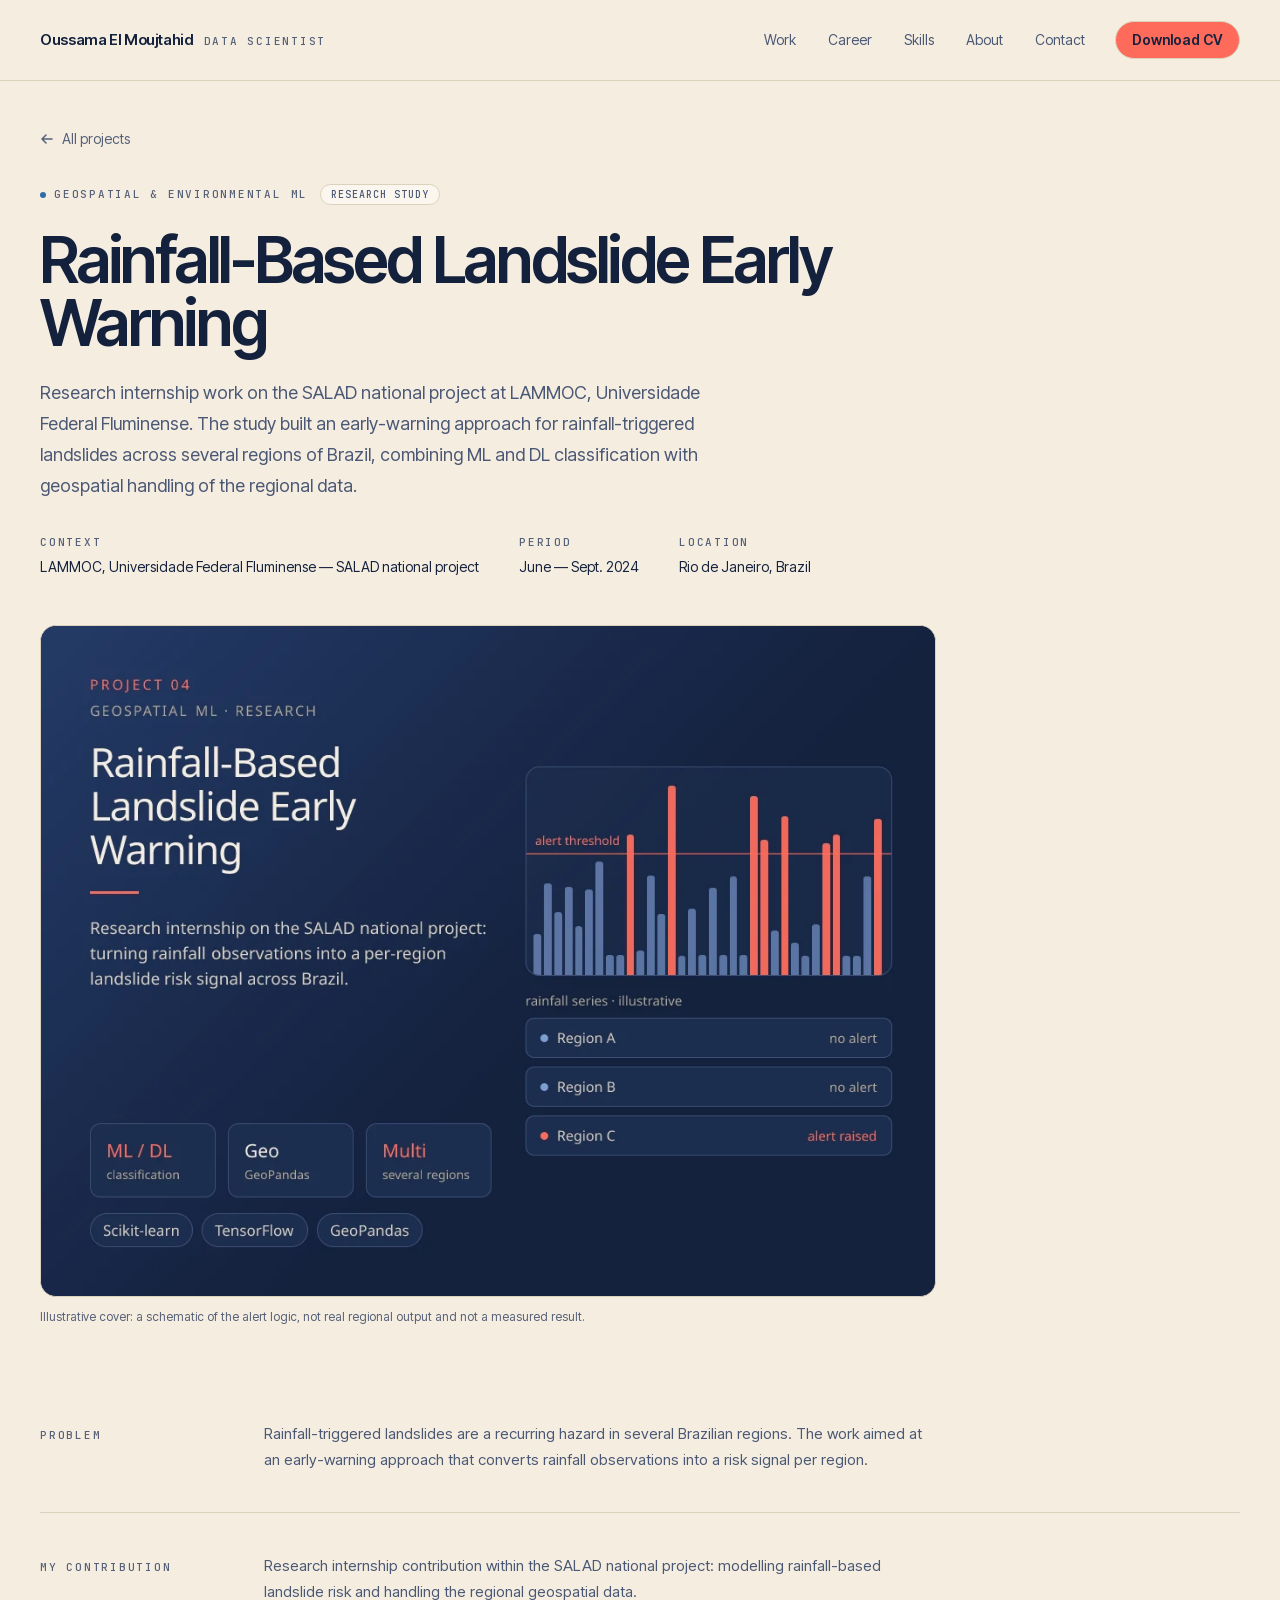
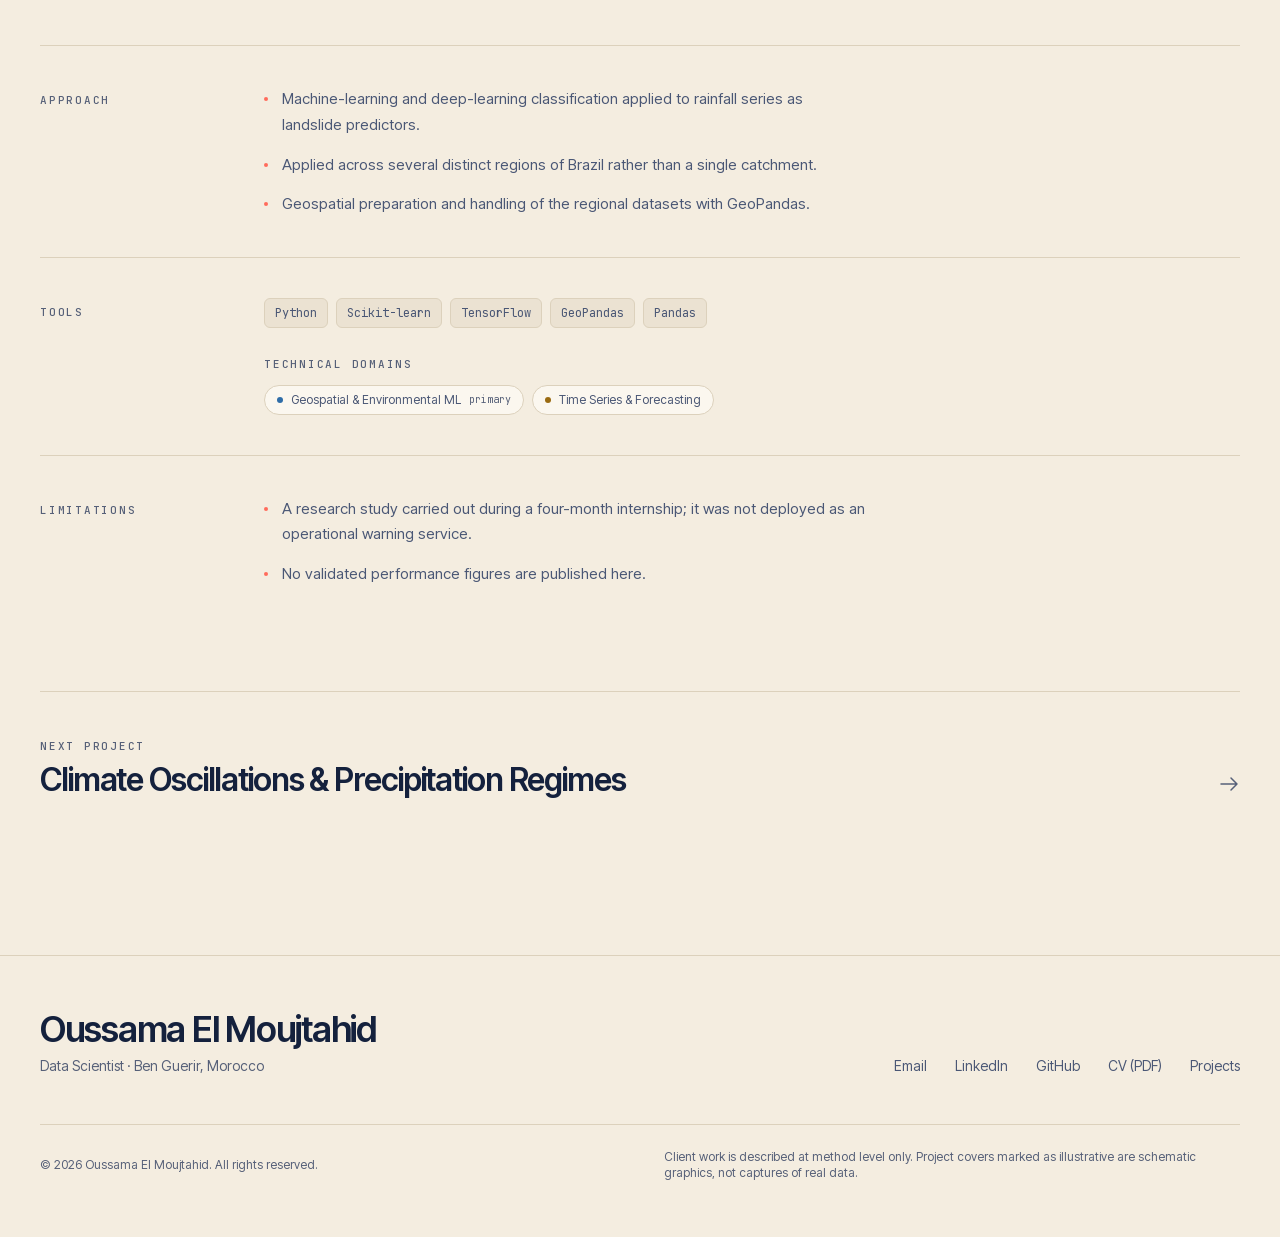
<file: projects/landslide-early-warning/index.html>
<!DOCTYPE html><!--ZHJIyUnUTfwnxuco_ob3m--><html lang="en" class="__variable_727f1d __variable_ae301a __variable_4dc837"><head><meta charSet="utf-8"/><meta name="viewport" content="width=device-width, initial-scale=1"/><link rel="preload" as="image" href="/projects/landslide-early-warning.webp"/><link rel="stylesheet" href="/_next/static/css/296efaaa642c0eaf.css" data-precedence="next"/><link rel="preload" as="script" fetchPriority="low" href="/_next/static/chunks/webpack-4057f44350c6282e.js"/><script src="/_next/static/chunks/4bd1b696-c023c6e3521b1417.js" async=""></script><script src="/_next/static/chunks/255-0e5ac6cd71b0e266.js" async=""></script><script src="/_next/static/chunks/main-app-26a39624944b7782.js" async=""></script><script src="/_next/static/chunks/619-ba102abea3e3d0e4.js" async=""></script><script src="/_next/static/chunks/app/layout-8b4e25a132548bba.js" async=""></script><script src="/_next/static/chunks/356-335c699cd4cf7b7b.js" async=""></script><script src="/_next/static/chunks/app/projects/%5Bslug%5D/page-f7b5abf701be7430.js" async=""></script><meta name="theme-color" content="#f4ede0"/><meta name="color-scheme" content="light"/><title>Rainfall-Based Landslide Early Warning — Oussama El Moujtahid</title><meta name="description" content="Machine-learning and deep-learning classification turning rainfall observations into regional landslide risk signals across Brazil."/><meta name="author" content="Oussama El Moujtahid"/><meta name="keywords" content="Data Scientist,Machine Learning,Computer Vision,LiDAR,Hyperspectral,Generative AI,Morocco"/><meta name="creator" content="Oussama El Moujtahid"/><meta name="robots" content="index, follow"/><link rel="canonical" href="https://oussamaem1.github.io/projects/landslide-early-warning/"/><meta property="og:title" content="Rainfall-Based Landslide Early Warning"/><meta property="og:description" content="Machine-learning and deep-learning classification turning rainfall observations into regional landslide risk signals across Brazil."/><meta property="og:url" content="https://oussamaem1.github.io/projects/landslide-early-warning/"/><meta property="og:image" content="https://oussamaem1.github.io/projects/landslide-early-warning.webp"/><meta property="og:image:alt" content="Rainfall-Based Landslide Early Warning — cover"/><meta property="og:type" content="article"/><meta name="twitter:card" content="summary_large_image"/><meta name="twitter:title" content="Rainfall-Based Landslide Early Warning"/><meta name="twitter:description" content="Machine-learning and deep-learning classification turning rainfall observations into regional landslide risk signals across Brazil."/><meta name="twitter:image" content="https://oussamaem1.github.io/projects/landslide-early-warning.webp"/><noscript><style>.reveal{opacity:1 !important;transform:none !important}</style></noscript><script src="/_next/static/chunks/polyfills-42372ed130431b0a.js" noModule=""></script></head><body class="min-h-screen antialiased"><div hidden=""><!--$--><!--/$--></div><a href="#main" class="sr-only focus:not-sr-only focus:fixed focus:left-4 focus:top-4 focus:z-[100] focus:rounded-full focus:border focus:border-coral-ink focus:bg-coral focus:px-5 focus:py-2.5 focus:text-sm focus:font-semibold focus:text-navy">Skip to content</a><header class="fixed inset-x-0 top-0 z-50 transition-colors duration-500 border-b border-transparent"><div class="mx-auto flex h-16 max-w-[1320px] items-center justify-between px-[var(--page-gutter)] md:h-20"><a class="group flex items-baseline gap-2.5 rounded-sm" href="/"><span class="text-[0.9375rem] font-semibold tracking-tight text-navy">Oussama El Moujtahid</span><span class="label-mono hidden text-muted transition-colors group-hover:text-coral-ink sm:inline">Data Scientist</span></a><nav aria-label="Primary" class="hidden items-center gap-1 md:flex"><a class="rounded-full px-3.5 py-2 text-sm text-body transition-colors hover:text-navy" href="/#work">Work</a><a class="rounded-full px-3.5 py-2 text-sm text-body transition-colors hover:text-navy" href="/#career">Career</a><a class="rounded-full px-3.5 py-2 text-sm text-body transition-colors hover:text-navy" href="/#skills">Skills</a><a class="rounded-full px-3.5 py-2 text-sm text-body transition-colors hover:text-navy" href="/#about">About</a><a class="rounded-full px-3.5 py-2 text-sm text-body transition-colors hover:text-navy" href="/#contact">Contact</a><a href="/cv/Oussama-El-Moujtahid-CV.pdf" download="Oussama-El-Moujtahid-CV.pdf" class="ml-3 rounded-full border border-coral-ink bg-coral px-4 py-2 text-sm font-semibold text-navy transition-transform duration-300 hover:-translate-y-0.5">Download CV</a></nav><button type="button" aria-expanded="false" aria-controls="mobile-nav" class="-mr-2 inline-flex h-10 w-10 items-center justify-center rounded-full text-navy md:hidden"><span class="sr-only">Open menu</span><svg width="20" height="20" viewBox="0 0 20 20" aria-hidden="true"><path d="M3 6 H17 M3 14 H17" stroke="currentColor" stroke-width="1.6" stroke-linecap="round" fill="none"></path></svg></button></div></header><main id="main"><article class="pb-16 pt-28 md:pt-32"><div class="mx-auto w-full max-w-[1320px] px-[var(--page-gutter)] "><a class="group inline-flex items-center gap-2 text-sm text-muted transition-colors hover:text-coral-ink" href="/#work"><svg width="14" height="14" viewBox="0 0 14 14" fill="none" aria-hidden="true" class="transition-transform duration-300 group-hover:-translate-x-1"><path d="M12 7H2m4-4L2 7l4 4" stroke="currentColor" stroke-width="1.5" stroke-linecap="round" stroke-linejoin="round"></path></svg>All projects</a><header class="mt-8 max-w-4xl"><div class="flex flex-wrap items-center gap-x-3 gap-y-2"><span class="flex items-center gap-2"><span class="h-1.5 w-1.5 rounded-full" style="background-color:#2F6DA8" aria-hidden="true"></span><span class="label-mono text-muted">Geospatial &amp; Environmental ML</span></span><span class="inline-flex items-center rounded-full border px-2.5 py-0.5 font-mono text-[0.625rem] font-medium uppercase tracking-[0.1em] border-cream-500 bg-cream-50 text-body ">Research study</span></div><h1 class="display mt-6 text-[2.25rem] text-navy sm:text-[3.25rem] lg:text-[4rem]">Rainfall-Based Landslide Early Warning</h1><p class="prose-body mt-6 max-w-2xl text-lg">Research internship work on the SALAD national project at LAMMOC, Universidade Federal Fluminense. The study built an early-warning approach for rainfall-triggered landslides across several regions of Brazil, combining ML and DL classification with geospatial handling of the regional data.</p><dl class="mt-8 flex flex-wrap gap-x-10 gap-y-4"><div><dt class="label-mono text-muted">Context</dt><dd class="mt-1.5 text-sm text-navy">LAMMOC, Universidade Federal Fluminense — SALAD national project</dd></div><div><dt class="label-mono text-muted">Period</dt><dd class="mt-1.5 text-sm text-navy">June — Sept. 2024</dd></div><div><dt class="label-mono text-muted">Location</dt><dd class="mt-1.5 text-sm text-navy">Rio de Janeiro, Brazil</dd></div></dl></header><figure class="mt-12 max-w-4xl"><div class="relative aspect-[4/3] w-full overflow-hidden rounded-2xl border border-cream-300 bg-navy"><img alt="Illustrative cover for Rainfall-Based Landslide Early Warning" decoding="async" data-nimg="fill" class="object-cover transition-transform duration-[900ms] ease-[cubic-bezier(0.16,1,0.3,1)] group-hover:scale-[1.035]" style="position:absolute;height:100%;width:100%;left:0;top:0;right:0;bottom:0;color:transparent" src="/projects/landslide-early-warning.webp"/></div><figcaption class="mt-3 text-xs text-muted">Illustrative cover: a schematic of the alert logic, not real regional output and not a measured result.</figcaption></figure><div class="mt-14"><section class="reveal border-t border-cream-300 py-10 first:border-t-0" data-visible="false" style="--reveal-delay:0ms"><div class="grid grid-cols-1 gap-x-12 gap-y-4 md:grid-cols-[11rem_1fr]"><h2 class="label-mono pt-1.5 text-muted">Problem</h2><div class="max-w-2xl"><p class="prose-body text-[0.9375rem]">Rainfall-triggered landslides are a recurring hazard in several Brazilian regions. The work aimed at an early-warning approach that converts rainfall observations into a risk signal per region.</p></div></div></section><section class="reveal border-t border-cream-300 py-10 first:border-t-0" data-visible="false" style="--reveal-delay:0ms"><div class="grid grid-cols-1 gap-x-12 gap-y-4 md:grid-cols-[11rem_1fr]"><h2 class="label-mono pt-1.5 text-muted">My contribution</h2><div class="max-w-2xl"><p class="prose-body text-[0.9375rem]">Research internship contribution within the SALAD national project: modelling rainfall-based landslide risk and handling the regional geospatial data.</p></div></div></section><section class="reveal border-t border-cream-300 py-10 first:border-t-0" data-visible="false" style="--reveal-delay:0ms"><div class="grid grid-cols-1 gap-x-12 gap-y-4 md:grid-cols-[11rem_1fr]"><h2 class="label-mono pt-1.5 text-muted">Approach</h2><div class="max-w-2xl"><ul class="space-y-3.5"><li class="flex gap-3.5"><span class="mt-[0.6875rem] h-1 w-1 shrink-0 rounded-full bg-coral" aria-hidden="true"></span><span class="prose-body text-[0.9375rem]">Machine-learning and deep-learning classification applied to rainfall series as landslide predictors.</span></li><li class="flex gap-3.5"><span class="mt-[0.6875rem] h-1 w-1 shrink-0 rounded-full bg-coral" aria-hidden="true"></span><span class="prose-body text-[0.9375rem]">Applied across several distinct regions of Brazil rather than a single catchment.</span></li><li class="flex gap-3.5"><span class="mt-[0.6875rem] h-1 w-1 shrink-0 rounded-full bg-coral" aria-hidden="true"></span><span class="prose-body text-[0.9375rem]">Geospatial preparation and handling of the regional datasets with GeoPandas.</span></li></ul></div></div></section><section class="reveal border-t border-cream-300 py-10 first:border-t-0" data-visible="false" style="--reveal-delay:0ms"><div class="grid grid-cols-1 gap-x-12 gap-y-4 md:grid-cols-[11rem_1fr]"><h2 class="label-mono pt-1.5 text-muted">Tools</h2><div class="max-w-2xl"><ul class="flex flex-wrap gap-2"><li class="rounded-md border border-cream-400 bg-cream-200 px-2.5 py-1.5 font-mono text-xs text-body">Python</li><li class="rounded-md border border-cream-400 bg-cream-200 px-2.5 py-1.5 font-mono text-xs text-body">Scikit-learn</li><li class="rounded-md border border-cream-400 bg-cream-200 px-2.5 py-1.5 font-mono text-xs text-body">TensorFlow</li><li class="rounded-md border border-cream-400 bg-cream-200 px-2.5 py-1.5 font-mono text-xs text-body">GeoPandas</li><li class="rounded-md border border-cream-400 bg-cream-200 px-2.5 py-1.5 font-mono text-xs text-body">Pandas</li></ul><div class="mt-7"><p class="label-mono text-muted">Technical domains</p><div class="mt-3 flex flex-wrap gap-2"><span class="inline-flex items-center gap-2 rounded-full border border-cream-400 bg-cream-50 px-3 py-1.5 text-xs text-body"><span class="h-1.5 w-1.5 rounded-full" style="background-color:#2F6DA8" aria-hidden="true"></span>Geospatial &amp; Environmental ML<span class="font-mono text-[0.625rem] text-muted">primary</span></span><span class="inline-flex items-center gap-2 rounded-full border border-cream-400 bg-cream-50 px-3 py-1.5 text-xs text-body"><span class="h-1.5 w-1.5 rounded-full" style="background-color:#9A6B12" aria-hidden="true"></span>Time Series &amp; Forecasting</span></div></div></div></div></section><section class="reveal border-t border-cream-300 py-10 first:border-t-0" data-visible="false" style="--reveal-delay:0ms"><div class="grid grid-cols-1 gap-x-12 gap-y-4 md:grid-cols-[11rem_1fr]"><h2 class="label-mono pt-1.5 text-muted">Limitations</h2><div class="max-w-2xl"><ul class="space-y-3.5"><li class="flex gap-3.5"><span class="mt-[0.6875rem] h-1 w-1 shrink-0 rounded-full bg-coral" aria-hidden="true"></span><span class="prose-body text-[0.9375rem]">A research study carried out during a four-month internship; it was not deployed as an operational warning service.</span></li><li class="flex gap-3.5"><span class="mt-[0.6875rem] h-1 w-1 shrink-0 rounded-full bg-coral" aria-hidden="true"></span><span class="prose-body text-[0.9375rem]">No validated performance figures are published here.</span></li></ul></div></div></section></div><div class="reveal " data-visible="false" style="--reveal-delay:0ms"><nav aria-label="Project navigation" class="mt-16 border-t border-cream-300 pt-10"><a class="group flex flex-col gap-3 sm:flex-row sm:items-end sm:justify-between" href="/projects/climate-rainfall/"><span><span class="label-mono text-muted">Next project</span><span class="display mt-2 block text-2xl text-navy transition-colors group-hover:text-coral-ink md:text-[2rem]">Climate Oscillations &amp; Precipitation Regimes</span></span><svg width="22" height="22" viewBox="0 0 22 22" fill="none" aria-hidden="true" class="shrink-0 text-muted transition-all duration-500 ease-[cubic-bezier(0.16,1,0.3,1)] group-hover:translate-x-1.5 group-hover:text-coral-ink"><path d="M3 11h16m-6-6 6 6-6 6" stroke="currentColor" stroke-width="1.5" stroke-linecap="round" stroke-linejoin="round"></path></svg></a></nav></div></div></article><!--$--><!--/$--></main><footer class="hairline mt-24 bg-cream"><div class="mx-auto max-w-[1320px] px-[var(--page-gutter)] py-14"><div class="flex flex-col gap-10 md:flex-row md:items-end md:justify-between"><div><p class="display text-3xl text-navy md:text-4xl">Oussama El Moujtahid</p><p class="mt-2 text-sm text-muted">Data Scientist<!-- --> · <!-- -->Ben Guerir, Morocco</p></div><nav aria-label="Footer" class="flex flex-wrap gap-x-7 gap-y-3"><a href="mailto:oussama.elmoujtahid@emines.um6p.ma" class="text-sm text-body transition-colors hover:text-coral-ink">Email</a><a href="https://www.linkedin.com/in/oussama-elmoujtahid" target="_blank" rel="noopener noreferrer" aria-label="LinkedIn profile (opens in a new tab)" class="text-sm text-body transition-colors hover:text-coral-ink">LinkedIn</a><a href="https://github.com/Oussamaem1" target="_blank" rel="noopener noreferrer" aria-label="GitHub profile (opens in a new tab)" class="text-sm text-body transition-colors hover:text-coral-ink">GitHub</a><a href="/cv/Oussama-El-Moujtahid-CV.pdf" download="Oussama-El-Moujtahid-CV.pdf" class="text-sm text-body transition-colors hover:text-coral-ink">CV (PDF)</a><a class="text-sm text-body transition-colors hover:text-coral-ink" href="/#work">Projects</a></nav></div><div class="hairline mt-12 flex flex-col gap-3 pt-6 text-xs text-muted sm:flex-row sm:items-center sm:justify-between"><p>© <!-- -->2026<!-- --> <!-- -->Oussama El Moujtahid<!-- -->. All rights reserved.</p><p class="max-w-xl">Client work is described at method level only. Project covers marked as illustrative are schematic graphics, not captures of real data.</p></div></div></footer><script src="/_next/static/chunks/webpack-4057f44350c6282e.js" id="_R_" async=""></script><script>(self.__next_f=self.__next_f||[]).push([0])</script><script>self.__next_f.push([1,"1:\"$Sreact.fragment\"\n2:I[5727,[\"619\",\"static/chunks/619-ba102abea3e3d0e4.js\",\"177\",\"static/chunks/app/layout-8b4e25a132548bba.js\"],\"SiteHeader\"]\n3:I[9766,[],\"\"]\n4:I[8924,[],\"\"]\n5:I[2619,[\"619\",\"static/chunks/619-ba102abea3e3d0e4.js\",\"356\",\"static/chunks/356-335c699cd4cf7b7b.js\",\"419\",\"static/chunks/app/projects/%5Bslug%5D/page-f7b5abf701be7430.js\"],\"\"]\na:I[7150,[],\"\"]\n:HL[\"/_next/static/css/296efaaa642c0eaf.css\",\"style\"]\n"])</script><script>self.__next_f.push([1,"0:{\"P\":null,\"b\":\"ZHJIyUnUTfwnxuco_ob3m\",\"p\":\"\",\"c\":[\"\",\"projects\",\"landslide-early-warning\",\"\"],\"i\":false,\"f\":[[[\"\",{\"children\":[\"projects\",{\"children\":[[\"slug\",\"landslide-early-warning\",\"d\"],{\"children\":[\"__PAGE__\",{}]}]}]},\"$undefined\",\"$undefined\",true],[\"\",[\"$\",\"$1\",\"c\",{\"children\":[[[\"$\",\"link\",\"0\",{\"rel\":\"stylesheet\",\"href\":\"/_next/static/css/296efaaa642c0eaf.css\",\"precedence\":\"next\",\"crossOrigin\":\"$undefined\",\"nonce\":\"$undefined\"}]],[\"$\",\"html\",null,{\"lang\":\"en\",\"className\":\"__variable_727f1d __variable_ae301a __variable_4dc837\",\"children\":[[\"$\",\"head\",null,{\"children\":[\"$\",\"noscript\",null,{\"children\":[\"$\",\"style\",null,{\"children\":\".reveal{opacity:1 !important;transform:none !important}\"}]}]}],[\"$\",\"body\",null,{\"className\":\"min-h-screen antialiased\",\"children\":[[\"$\",\"a\",null,{\"href\":\"#main\",\"className\":\"sr-only focus:not-sr-only focus:fixed focus:left-4 focus:top-4 focus:z-[100] focus:rounded-full focus:border focus:border-coral-ink focus:bg-coral focus:px-5 focus:py-2.5 focus:text-sm focus:font-semibold focus:text-navy\",\"children\":\"Skip to content\"}],[\"$\",\"$L2\",null,{}],[\"$\",\"main\",null,{\"id\":\"main\",\"children\":[\"$\",\"$L3\",null,{\"parallelRouterKey\":\"children\",\"error\":\"$undefined\",\"errorStyles\":\"$undefined\",\"errorScripts\":\"$undefined\",\"template\":[\"$\",\"$L4\",null,{}],\"templateStyles\":\"$undefined\",\"templateScripts\":\"$undefined\",\"notFound\":[[\"$\",\"div\",null,{\"className\":\"mx-auto w-full max-w-[1320px] px-[var(--page-gutter)] flex min-h-[70vh] flex-col justify-center py-32\",\"children\":[[\"$\",\"p\",null,{\"className\":\"label-mono text-coral-ink\",\"children\":\"404\"}],[\"$\",\"h1\",null,{\"className\":\"display mt-5 text-[2.5rem] text-navy sm:text-[4rem]\",\"children\":\"Page not found\"}],[\"$\",\"p\",null,{\"className\":\"prose-body mt-5 max-w-md\",\"children\":\"That page does not exist. The projects are all reachable from the work section on the home page.\"}],[\"$\",\"div\",null,{\"className\":\"mt-9 flex flex-wrap gap-3\",\"children\":[[\"$\",\"$L5\",null,{\"href\":\"/\",\"className\":\"rounded-full border border-coral-ink bg-coral px-6 py-3.5 text-sm font-semibold text-navy transition-transform duration-300 hover:-translate-y-0.5\",\"children\":\"Back home\"}],[\"$\",\"$L5\",null,{\"href\":\"/#work\",\"className\":\"rounded-full border border-cream-500 px-6 py-3.5 text-sm font-medium text-navy transition-colors hover:border-navy-600\",\"children\":\"See projects\"}]]}]]}],[]],\"forbidden\":\"$undefined\",\"unauthorized\":\"$undefined\"}]}],[\"$\",\"footer\",null,{\"className\":\"hairline mt-24 bg-cream\",\"children\":[\"$\",\"div\",null,{\"className\":\"mx-auto max-w-[1320px] px-[var(--page-gutter)] py-14\",\"children\":[[\"$\",\"div\",null,{\"className\":\"flex flex-col gap-10 md:flex-row md:items-end md:justify-between\",\"children\":[[\"$\",\"div\",null,{\"children\":[[\"$\",\"p\",null,{\"className\":\"display text-3xl text-navy md:text-4xl\",\"children\":\"Oussama El Moujtahid\"}],[\"$\",\"p\",null,{\"className\":\"mt-2 text-sm text-muted\",\"children\":[\"Data Scientist\",\" · \",\"Ben Guerir, Morocco\"]}]]}],[\"$\",\"nav\",null,{\"aria-label\":\"Footer\",\"className\":\"flex flex-wrap gap-x-7 gap-y-3\",\"children\":[[\"$\",\"a\",null,{\"href\":\"mailto:oussama.elmoujtahid@emines.um6p.ma\",\"className\":\"text-sm text-body transition-colors hover:text-coral-ink\",\"children\":\"Email\"}],[\"$\",\"a\",null,{\"href\":\"https://www.linkedin.com/in/oussama-elmoujtahid\",\"target\":\"_blank\",\"rel\":\"noopener noreferrer\",\"aria-label\":\"LinkedIn profile (opens in a new tab)\",\"className\":\"text-sm text-body transition-colors hover:text-coral-ink\",\"children\":\"LinkedIn\"}],[\"$\",\"a\",null,{\"href\":\"https://github.com/Oussamaem1\",\"target\":\"_blank\",\"rel\":\"noopener noreferrer\",\"aria-label\":\"GitHub profile (opens in a new tab)\",\"className\":\"text-sm text-body transition-colors hover:text-coral-ink\",\"children\":\"GitHub\"}],[\"$\",\"a\",null,{\"href\":\"/cv/Oussama-El-Moujtahid-CV.pdf\",\"download\":\"Oussama-El-Moujtahid-CV.pdf\",\"className\":\"text-sm text-body transition-colors hover:text-coral-ink\",\"children\":\"CV (PDF)\"}],[\"$\",\"$L5\",null,{\"href\":\"/#work\",\"className\":\"text-sm text-body transition-colors hover:text-coral-ink\",\"children\":\"Projects\"}]]}]]}],[\"$\",\"div\",null,{\"className\":\"hairline mt-12 flex flex-col gap-3 pt-6 text-xs text-muted sm:flex-row sm:items-center sm:justify-between\",\"children\":[[\"$\",\"p\",null,{\"children\":[\"© \",2026,\" \",\"Oussama El Moujtahid\",\". All rights reserved.\"]}],[\"$\",\"p\",null,{\"className\":\"max-w-xl\",\"children\":\"Client work is described at method level only. Project covers marked as illustrative are schematic graphics, not captures of real data.\"}]]}]]}]}]]}]]}]]}],{\"children\":[\"projects\",\"$L6\",{\"children\":[[\"slug\",\"landslide-early-warning\",\"d\"],\"$L7\",{\"children\":[\"__PAGE__\",\"$L8\",{},null,false]},null,false]},null,false]},null,false],\"$L9\",false]],\"m\":\"$undefined\",\"G\":[\"$a\",[]],\"s\":false,\"S\":true}\n"])</script><script>self.__next_f.push([1,"c:I[4431,[],\"OutletBoundary\"]\ne:I[5278,[],\"AsyncMetadataOutlet\"]\n10:I[4431,[],\"ViewportBoundary\"]\n12:I[4431,[],\"MetadataBoundary\"]\n13:\"$Sreact.suspense\"\n6:[\"$\",\"$1\",\"c\",{\"children\":[null,[\"$\",\"$L3\",null,{\"parallelRouterKey\":\"children\",\"error\":\"$undefined\",\"errorStyles\":\"$undefined\",\"errorScripts\":\"$undefined\",\"template\":[\"$\",\"$L4\",null,{}],\"templateStyles\":\"$undefined\",\"templateScripts\":\"$undefined\",\"notFound\":\"$undefined\",\"forbidden\":\"$undefined\",\"unauthorized\":\"$undefined\"}]]}]\n7:[\"$\",\"$1\",\"c\",{\"children\":[null,[\"$\",\"$L3\",null,{\"parallelRouterKey\":\"children\",\"error\":\"$undefined\",\"errorStyles\":\"$undefined\",\"errorScripts\":\"$undefined\",\"template\":[\"$\",\"$L4\",null,{}],\"templateStyles\":\"$undefined\",\"templateScripts\":\"$undefined\",\"notFound\":\"$undefined\",\"forbidden\":\"$undefined\",\"unauthorized\":\"$undefined\"}]]}]\n8:[\"$\",\"$1\",\"c\",{\"children\":[\"$Lb\",null,[\"$\",\"$Lc\",null,{\"children\":[\"$Ld\",[\"$\",\"$Le\",null,{\"promise\":\"$@f\"}]]}]]}]\n9:[\"$\",\"$1\",\"h\",{\"children\":[null,[[\"$\",\"$L10\",null,{\"children\":\"$L11\"}],null],[\"$\",\"$L12\",null,{\"children\":[\"$\",\"div\",null,{\"hidden\":true,\"children\":[\"$\",\"$13\",null,{\"fallback\":null,\"children\":\"$L14\"}]}]}]]}]\n"])</script><script>self.__next_f.push([1,"15:I[1356,[\"619\",\"static/chunks/619-ba102abea3e3d0e4.js\",\"356\",\"static/chunks/356-335c699cd4cf7b7b.js\",\"419\",\"static/chunks/app/projects/%5Bslug%5D/page-f7b5abf701be7430.js\"],\"Image\"]\n16:I[4085,[\"619\",\"static/chunks/619-ba102abea3e3d0e4.js\",\"356\",\"static/chunks/356-335c699cd4cf7b7b.js\",\"419\",\"static/chunks/app/projects/%5Bslug%5D/page-f7b5abf701be7430.js\"],\"Reveal\"]\n"])</script><script>self.__next_f.push([1,"b:[\"$\",\"article\",null,{\"className\":\"pb-16 pt-28 md:pt-32\",\"children\":[\"$\",\"div\",null,{\"className\":\"mx-auto w-full max-w-[1320px] px-[var(--page-gutter)] \",\"children\":[[\"$\",\"$L5\",null,{\"href\":\"/#work\",\"className\":\"group inline-flex items-center gap-2 text-sm text-muted transition-colors hover:text-coral-ink\",\"children\":[[\"$\",\"svg\",null,{\"width\":\"14\",\"height\":\"14\",\"viewBox\":\"0 0 14 14\",\"fill\":\"none\",\"aria-hidden\":\"true\",\"className\":\"transition-transform duration-300 group-hover:-translate-x-1\",\"children\":[\"$\",\"path\",null,{\"d\":\"M12 7H2m4-4L2 7l4 4\",\"stroke\":\"currentColor\",\"strokeWidth\":\"1.5\",\"strokeLinecap\":\"round\",\"strokeLinejoin\":\"round\"}]}],\"All projects\"]}],[\"$\",\"header\",null,{\"className\":\"mt-8 max-w-4xl\",\"children\":[[\"$\",\"div\",null,{\"className\":\"flex flex-wrap items-center gap-x-3 gap-y-2\",\"children\":[[\"$\",\"span\",null,{\"className\":\"flex items-center gap-2\",\"children\":[[\"$\",\"span\",null,{\"className\":\"h-1.5 w-1.5 rounded-full\",\"style\":{\"backgroundColor\":\"#2F6DA8\"},\"aria-hidden\":\"true\"}],[\"$\",\"span\",null,{\"className\":\"label-mono text-muted\",\"children\":\"Geospatial \u0026 Environmental ML\"}]]}],[\"$\",\"span\",null,{\"className\":\"inline-flex items-center rounded-full border px-2.5 py-0.5 font-mono text-[0.625rem] font-medium uppercase tracking-[0.1em] border-cream-500 bg-cream-50 text-body \",\"children\":\"Research study\"}]]}],[\"$\",\"h1\",null,{\"className\":\"display mt-6 text-[2.25rem] text-navy sm:text-[3.25rem] lg:text-[4rem]\",\"children\":\"Rainfall-Based Landslide Early Warning\"}],[\"$\",\"p\",null,{\"className\":\"prose-body mt-6 max-w-2xl text-lg\",\"children\":\"Research internship work on the SALAD national project at LAMMOC, Universidade Federal Fluminense. The study built an early-warning approach for rainfall-triggered landslides across several regions of Brazil, combining ML and DL classification with geospatial handling of the regional data.\"}],[\"$\",\"dl\",null,{\"className\":\"mt-8 flex flex-wrap gap-x-10 gap-y-4\",\"children\":[[\"$\",\"div\",null,{\"children\":[[\"$\",\"dt\",null,{\"className\":\"label-mono text-muted\",\"children\":\"Context\"}],[\"$\",\"dd\",null,{\"className\":\"mt-1.5 text-sm text-navy\",\"children\":\"LAMMOC, Universidade Federal Fluminense — SALAD national project\"}]]}],[\"$\",\"div\",null,{\"children\":[[\"$\",\"dt\",null,{\"className\":\"label-mono text-muted\",\"children\":\"Period\"}],[\"$\",\"dd\",null,{\"className\":\"mt-1.5 text-sm text-navy\",\"children\":\"June — Sept. 2024\"}]]}],[\"$\",\"div\",null,{\"children\":[[\"$\",\"dt\",null,{\"className\":\"label-mono text-muted\",\"children\":\"Location\"}],[\"$\",\"dd\",null,{\"className\":\"mt-1.5 text-sm text-navy\",\"children\":\"Rio de Janeiro, Brazil\"}]]}]]}]]}],[\"$\",\"figure\",null,{\"className\":\"mt-12 max-w-4xl\",\"children\":[[\"$\",\"div\",null,{\"className\":\"relative aspect-[4/3] w-full overflow-hidden rounded-2xl border border-cream-300 bg-navy\",\"children\":[\"$\",\"$L15\",null,{\"src\":\"/projects/landslide-early-warning.webp\",\"alt\":\"Illustrative cover for Rainfall-Based Landslide Early Warning\",\"fill\":true,\"sizes\":\"(max-width: 896px) 100vw, 896px\",\"priority\":true,\"loading\":\"$undefined\",\"className\":\"object-cover transition-transform duration-[900ms] ease-[cubic-bezier(0.16,1,0.3,1)] group-hover:scale-[1.035]\"}]}],[\"$\",\"figcaption\",null,{\"className\":\"mt-3 text-xs text-muted\",\"children\":\"Illustrative cover: a schematic of the alert logic, not real regional output and not a measured result.\"}]]}],\"$undefined\",[\"$\",\"div\",null,{\"className\":\"mt-14\",\"children\":[[\"$\",\"$L16\",null,{\"as\":\"section\",\"className\":\"border-t border-cream-300 py-10 first:border-t-0\",\"children\":[\"$\",\"div\",null,{\"className\":\"grid grid-cols-1 gap-x-12 gap-y-4 md:grid-cols-[11rem_1fr]\",\"children\":[[\"$\",\"h2\",null,{\"className\":\"label-mono pt-1.5 text-muted\",\"children\":\"Problem\"}],[\"$\",\"div\",null,{\"className\":\"max-w-2xl\",\"children\":[\"$\",\"p\",null,{\"className\":\"prose-body text-[0.9375rem]\",\"children\":\"Rainfall-triggered landslides are a recurring hazard in several Brazilian regions. The work aimed at an early-warning approach that converts rainfall observations into a risk signal per region.\"}]}]]}]}],\"$undefined\",[\"$\",\"$L16\",null,{\"as\":\"section\",\"className\":\"border-t border-cream-300 py-10 first:border-t-0\",\"children\":\"$L17\"}],\"$L18\",\"$L19\",\"$undefined\",\"$undefined\",\"$L1a\",\"$undefined\"]}],\"$L1b\"]}]}]\n"])</script><script>self.__next_f.push([1,"17:[\"$\",\"div\",null,{\"className\":\"grid grid-cols-1 gap-x-12 gap-y-4 md:grid-cols-[11rem_1fr]\",\"children\":[[\"$\",\"h2\",null,{\"className\":\"label-mono pt-1.5 text-muted\",\"children\":\"My contribution\"}],[\"$\",\"div\",null,{\"className\":\"max-w-2xl\",\"children\":[[\"$\",\"p\",null,{\"className\":\"prose-body text-[0.9375rem]\",\"children\":\"Research internship contribution within the SALAD national project: modelling rainfall-based landslide risk and handling the regional geospatial data.\"}],\"$undefined\"]}]]}]\n"])</script><script>self.__next_f.push([1,"18:[\"$\",\"$L16\",null,{\"as\":\"section\",\"className\":\"border-t border-cream-300 py-10 first:border-t-0\",\"children\":[\"$\",\"div\",null,{\"className\":\"grid grid-cols-1 gap-x-12 gap-y-4 md:grid-cols-[11rem_1fr]\",\"children\":[[\"$\",\"h2\",null,{\"className\":\"label-mono pt-1.5 text-muted\",\"children\":\"Approach\"}],[\"$\",\"div\",null,{\"className\":\"max-w-2xl\",\"children\":[\"$\",\"ul\",null,{\"className\":\"space-y-3.5\",\"children\":[[\"$\",\"li\",\"Machine-learning and deep-learning classification applied to rainfall series as landslide predictors.\",{\"className\":\"flex gap-3.5\",\"children\":[[\"$\",\"span\",null,{\"className\":\"mt-[0.6875rem] h-1 w-1 shrink-0 rounded-full bg-coral\",\"aria-hidden\":\"true\"}],[\"$\",\"span\",null,{\"className\":\"prose-body text-[0.9375rem]\",\"children\":\"Machine-learning and deep-learning classification applied to rainfall series as landslide predictors.\"}]]}],[\"$\",\"li\",\"Applied across several distinct regions of Brazil rather than a single catchment.\",{\"className\":\"flex gap-3.5\",\"children\":[[\"$\",\"span\",null,{\"className\":\"mt-[0.6875rem] h-1 w-1 shrink-0 rounded-full bg-coral\",\"aria-hidden\":\"true\"}],[\"$\",\"span\",null,{\"className\":\"prose-body text-[0.9375rem]\",\"children\":\"Applied across several distinct regions of Brazil rather than a single catchment.\"}]]}],[\"$\",\"li\",\"Geospatial preparation and handling of the regional datasets with GeoPandas.\",{\"className\":\"flex gap-3.5\",\"children\":[[\"$\",\"span\",null,{\"className\":\"mt-[0.6875rem] h-1 w-1 shrink-0 rounded-full bg-coral\",\"aria-hidden\":\"true\"}],[\"$\",\"span\",null,{\"className\":\"prose-body text-[0.9375rem]\",\"children\":\"Geospatial preparation and handling of the regional datasets with GeoPandas.\"}]]}]]}]}]]}]}]\n"])</script><script>self.__next_f.push([1,"19:[\"$\",\"$L16\",null,{\"as\":\"section\",\"className\":\"border-t border-cream-300 py-10 first:border-t-0\",\"children\":[\"$\",\"div\",null,{\"className\":\"grid grid-cols-1 gap-x-12 gap-y-4 md:grid-cols-[11rem_1fr]\",\"children\":[[\"$\",\"h2\",null,{\"className\":\"label-mono pt-1.5 text-muted\",\"children\":\"Tools\"}],[\"$\",\"div\",null,{\"className\":\"max-w-2xl\",\"children\":[[\"$\",\"ul\",null,{\"className\":\"flex flex-wrap gap-2\",\"children\":[[\"$\",\"li\",\"Python\",{\"className\":\"rounded-md border border-cream-400 bg-cream-200 px-2.5 py-1.5 font-mono text-xs text-body\",\"children\":\"Python\"}],[\"$\",\"li\",\"Scikit-learn\",{\"className\":\"rounded-md border border-cream-400 bg-cream-200 px-2.5 py-1.5 font-mono text-xs text-body\",\"children\":\"Scikit-learn\"}],[\"$\",\"li\",\"TensorFlow\",{\"className\":\"rounded-md border border-cream-400 bg-cream-200 px-2.5 py-1.5 font-mono text-xs text-body\",\"children\":\"TensorFlow\"}],[\"$\",\"li\",\"GeoPandas\",{\"className\":\"rounded-md border border-cream-400 bg-cream-200 px-2.5 py-1.5 font-mono text-xs text-body\",\"children\":\"GeoPandas\"}],[\"$\",\"li\",\"Pandas\",{\"className\":\"rounded-md border border-cream-400 bg-cream-200 px-2.5 py-1.5 font-mono text-xs text-body\",\"children\":\"Pandas\"}]]}],[\"$\",\"div\",null,{\"className\":\"mt-7\",\"children\":[[\"$\",\"p\",null,{\"className\":\"label-mono text-muted\",\"children\":\"Technical domains\"}],[\"$\",\"div\",null,{\"className\":\"mt-3 flex flex-wrap gap-2\",\"children\":[[\"$\",\"span\",\"geospatial-env\",{\"className\":\"inline-flex items-center gap-2 rounded-full border border-cream-400 bg-cream-50 px-3 py-1.5 text-xs text-body\",\"children\":[[\"$\",\"span\",null,{\"className\":\"h-1.5 w-1.5 rounded-full\",\"style\":{\"backgroundColor\":\"#2F6DA8\"},\"aria-hidden\":\"true\"}],\"Geospatial \u0026 Environmental ML\",[\"$\",\"span\",null,{\"className\":\"font-mono text-[0.625rem] text-muted\",\"children\":\"primary\"}]]}],[\"$\",\"span\",\"time-series\",{\"className\":\"inline-flex items-center gap-2 rounded-full border border-cream-400 bg-cream-50 px-3 py-1.5 text-xs text-body\",\"children\":[[\"$\",\"span\",null,{\"className\":\"h-1.5 w-1.5 rounded-full\",\"style\":{\"backgroundColor\":\"#9A6B12\"},\"aria-hidden\":\"true\"}],\"Time Series \u0026 Forecasting\",false]}]]}]]}]]}]]}]}]\n"])</script><script>self.__next_f.push([1,"1a:[\"$\",\"$L16\",null,{\"as\":\"section\",\"className\":\"border-t border-cream-300 py-10 first:border-t-0\",\"children\":[\"$\",\"div\",null,{\"className\":\"grid grid-cols-1 gap-x-12 gap-y-4 md:grid-cols-[11rem_1fr]\",\"children\":[[\"$\",\"h2\",null,{\"className\":\"label-mono pt-1.5 text-muted\",\"children\":\"Limitations\"}],[\"$\",\"div\",null,{\"className\":\"max-w-2xl\",\"children\":[\"$\",\"ul\",null,{\"className\":\"space-y-3.5\",\"children\":[[\"$\",\"li\",\"A research study carried out during a four-month internship; it was not deployed as an operational warning service.\",{\"className\":\"flex gap-3.5\",\"children\":[[\"$\",\"span\",null,{\"className\":\"mt-[0.6875rem] h-1 w-1 shrink-0 rounded-full bg-coral\",\"aria-hidden\":\"true\"}],[\"$\",\"span\",null,{\"className\":\"prose-body text-[0.9375rem]\",\"children\":\"A research study carried out during a four-month internship; it was not deployed as an operational warning service.\"}]]}],[\"$\",\"li\",\"No validated performance figures are published here.\",{\"className\":\"flex gap-3.5\",\"children\":[[\"$\",\"span\",null,{\"className\":\"mt-[0.6875rem] h-1 w-1 shrink-0 rounded-full bg-coral\",\"aria-hidden\":\"true\"}],[\"$\",\"span\",null,{\"className\":\"prose-body text-[0.9375rem]\",\"children\":\"No validated performance figures are published here.\"}]]}]]}]}]]}]}]\n"])</script><script>self.__next_f.push([1,"1b:[\"$\",\"$L16\",null,{\"children\":[\"$\",\"nav\",null,{\"aria-label\":\"Project navigation\",\"className\":\"mt-16 border-t border-cream-300 pt-10\",\"children\":[\"$\",\"$L5\",null,{\"href\":\"/projects/climate-rainfall\",\"className\":\"group flex flex-col gap-3 sm:flex-row sm:items-end sm:justify-between\",\"children\":[[\"$\",\"span\",null,{\"children\":[[\"$\",\"span\",null,{\"className\":\"label-mono text-muted\",\"children\":\"Next project\"}],[\"$\",\"span\",null,{\"className\":\"display mt-2 block text-2xl text-navy transition-colors group-hover:text-coral-ink md:text-[2rem]\",\"children\":\"Climate Oscillations \u0026 Precipitation Regimes\"}]]}],[\"$\",\"svg\",null,{\"width\":\"22\",\"height\":\"22\",\"viewBox\":\"0 0 22 22\",\"fill\":\"none\",\"aria-hidden\":\"true\",\"className\":\"shrink-0 text-muted transition-all duration-500 ease-[cubic-bezier(0.16,1,0.3,1)] group-hover:translate-x-1.5 group-hover:text-coral-ink\",\"children\":[\"$\",\"path\",null,{\"d\":\"M3 11h16m-6-6 6 6-6 6\",\"stroke\":\"currentColor\",\"strokeWidth\":\"1.5\",\"strokeLinecap\":\"round\",\"strokeLinejoin\":\"round\"}]}]]}]}]}]\n"])</script><script>self.__next_f.push([1,"11:[[\"$\",\"meta\",\"0\",{\"charSet\":\"utf-8\"}],[\"$\",\"meta\",\"1\",{\"name\":\"viewport\",\"content\":\"width=device-width, initial-scale=1\"}],[\"$\",\"meta\",\"2\",{\"name\":\"theme-color\",\"content\":\"#f4ede0\"}],[\"$\",\"meta\",\"3\",{\"name\":\"color-scheme\",\"content\":\"light\"}]]\nd:null\n"])</script><script>self.__next_f.push([1,"f:{\"metadata\":[[\"$\",\"title\",\"0\",{\"children\":\"Rainfall-Based Landslide Early Warning — Oussama El Moujtahid\"}],[\"$\",\"meta\",\"1\",{\"name\":\"description\",\"content\":\"Machine-learning and deep-learning classification turning rainfall observations into regional landslide risk signals across Brazil.\"}],[\"$\",\"meta\",\"2\",{\"name\":\"author\",\"content\":\"Oussama El Moujtahid\"}],[\"$\",\"meta\",\"3\",{\"name\":\"keywords\",\"content\":\"Data Scientist,Machine Learning,Computer Vision,LiDAR,Hyperspectral,Generative AI,Morocco\"}],[\"$\",\"meta\",\"4\",{\"name\":\"creator\",\"content\":\"Oussama El Moujtahid\"}],[\"$\",\"meta\",\"5\",{\"name\":\"robots\",\"content\":\"index, follow\"}],[\"$\",\"link\",\"6\",{\"rel\":\"canonical\",\"href\":\"https://oussamaem1.github.io/projects/landslide-early-warning/\"}],[\"$\",\"meta\",\"7\",{\"property\":\"og:title\",\"content\":\"Rainfall-Based Landslide Early Warning\"}],[\"$\",\"meta\",\"8\",{\"property\":\"og:description\",\"content\":\"Machine-learning and deep-learning classification turning rainfall observations into regional landslide risk signals across Brazil.\"}],[\"$\",\"meta\",\"9\",{\"property\":\"og:url\",\"content\":\"https://oussamaem1.github.io/projects/landslide-early-warning/\"}],[\"$\",\"meta\",\"10\",{\"property\":\"og:image\",\"content\":\"https://oussamaem1.github.io/projects/landslide-early-warning.webp\"}],[\"$\",\"meta\",\"11\",{\"property\":\"og:image:alt\",\"content\":\"Rainfall-Based Landslide Early Warning — cover\"}],[\"$\",\"meta\",\"12\",{\"property\":\"og:type\",\"content\":\"article\"}],[\"$\",\"meta\",\"13\",{\"name\":\"twitter:card\",\"content\":\"summary_large_image\"}],[\"$\",\"meta\",\"14\",{\"name\":\"twitter:title\",\"content\":\"Rainfall-Based Landslide Early Warning\"}],[\"$\",\"meta\",\"15\",{\"name\":\"twitter:description\",\"content\":\"Machine-learning and deep-learning classification turning rainfall observations into regional landslide risk signals across Brazil.\"}],[\"$\",\"meta\",\"16\",{\"name\":\"twitter:image\",\"content\":\"https://oussamaem1.github.io/projects/landslide-early-warning.webp\"}]],\"error\":null,\"digest\":\"$undefined\"}\n"])</script><script>self.__next_f.push([1,"14:\"$f:metadata\"\n"])</script></body></html>
</file>
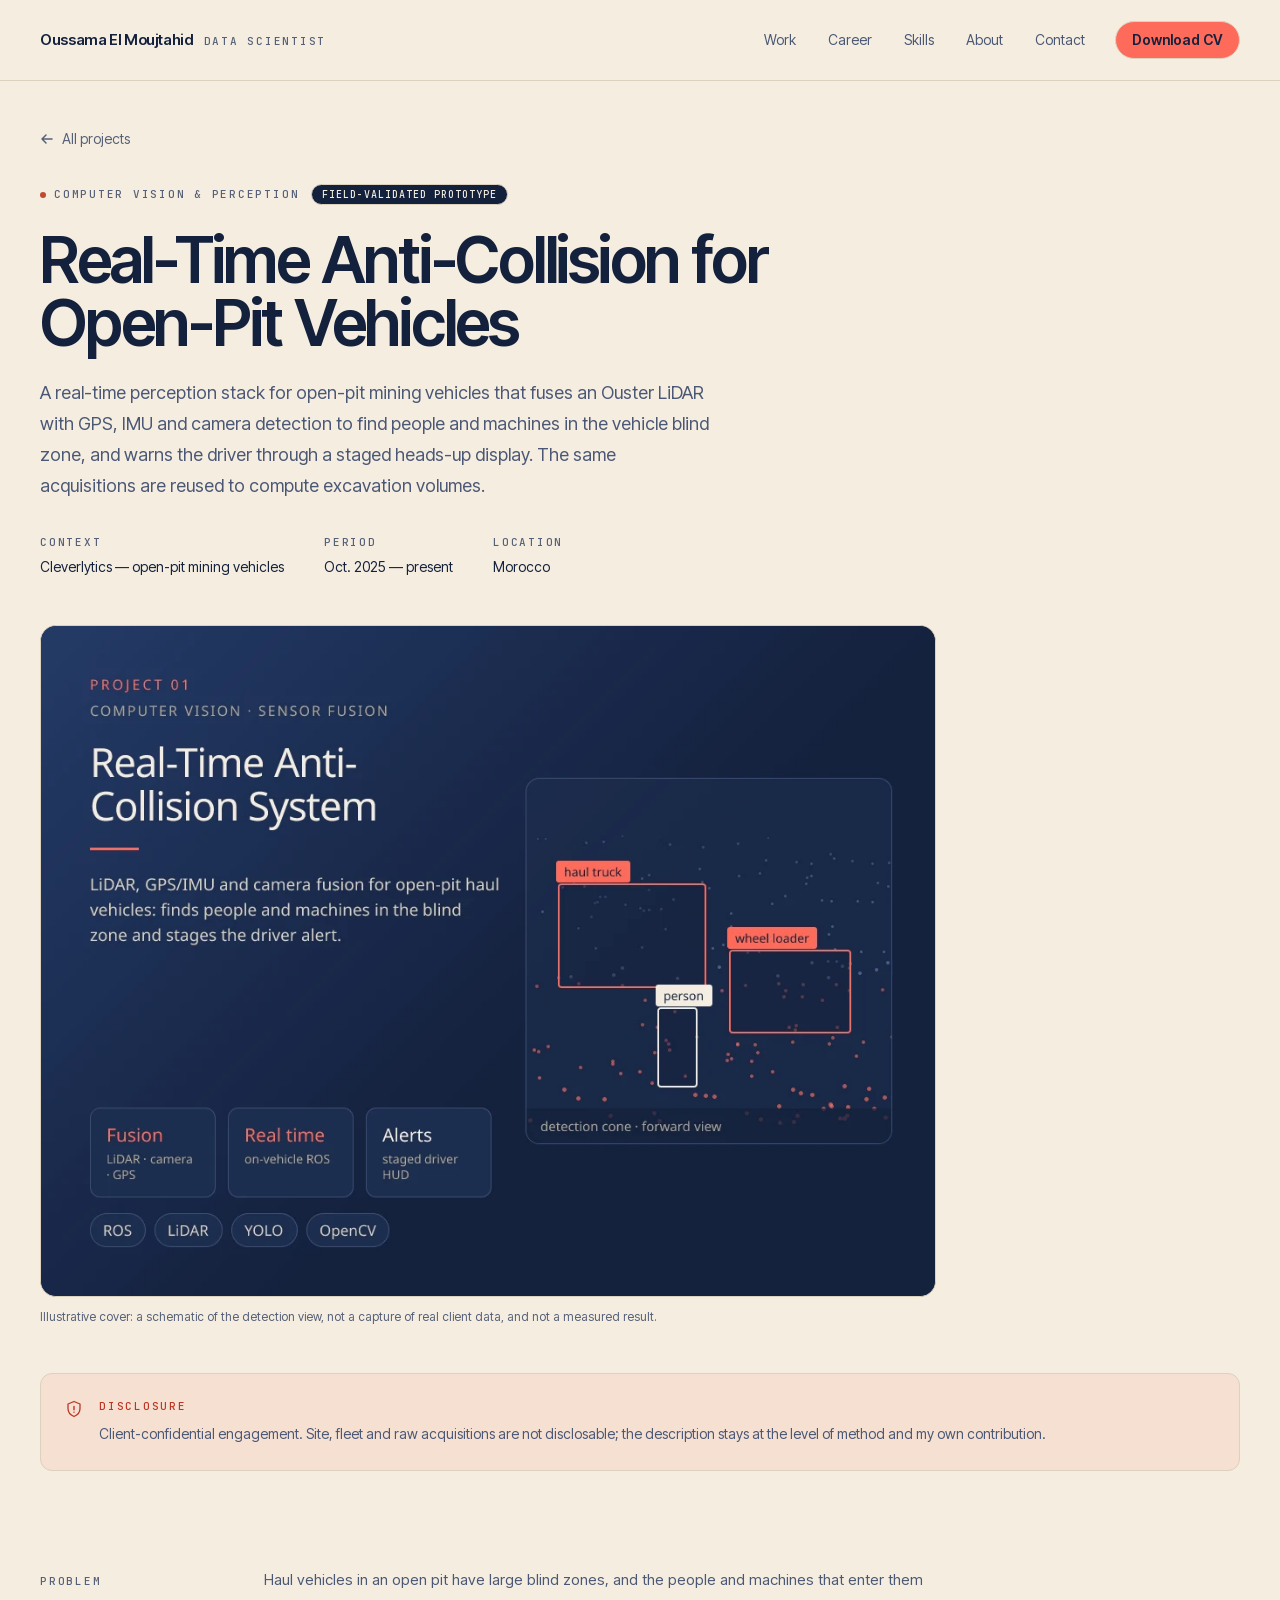
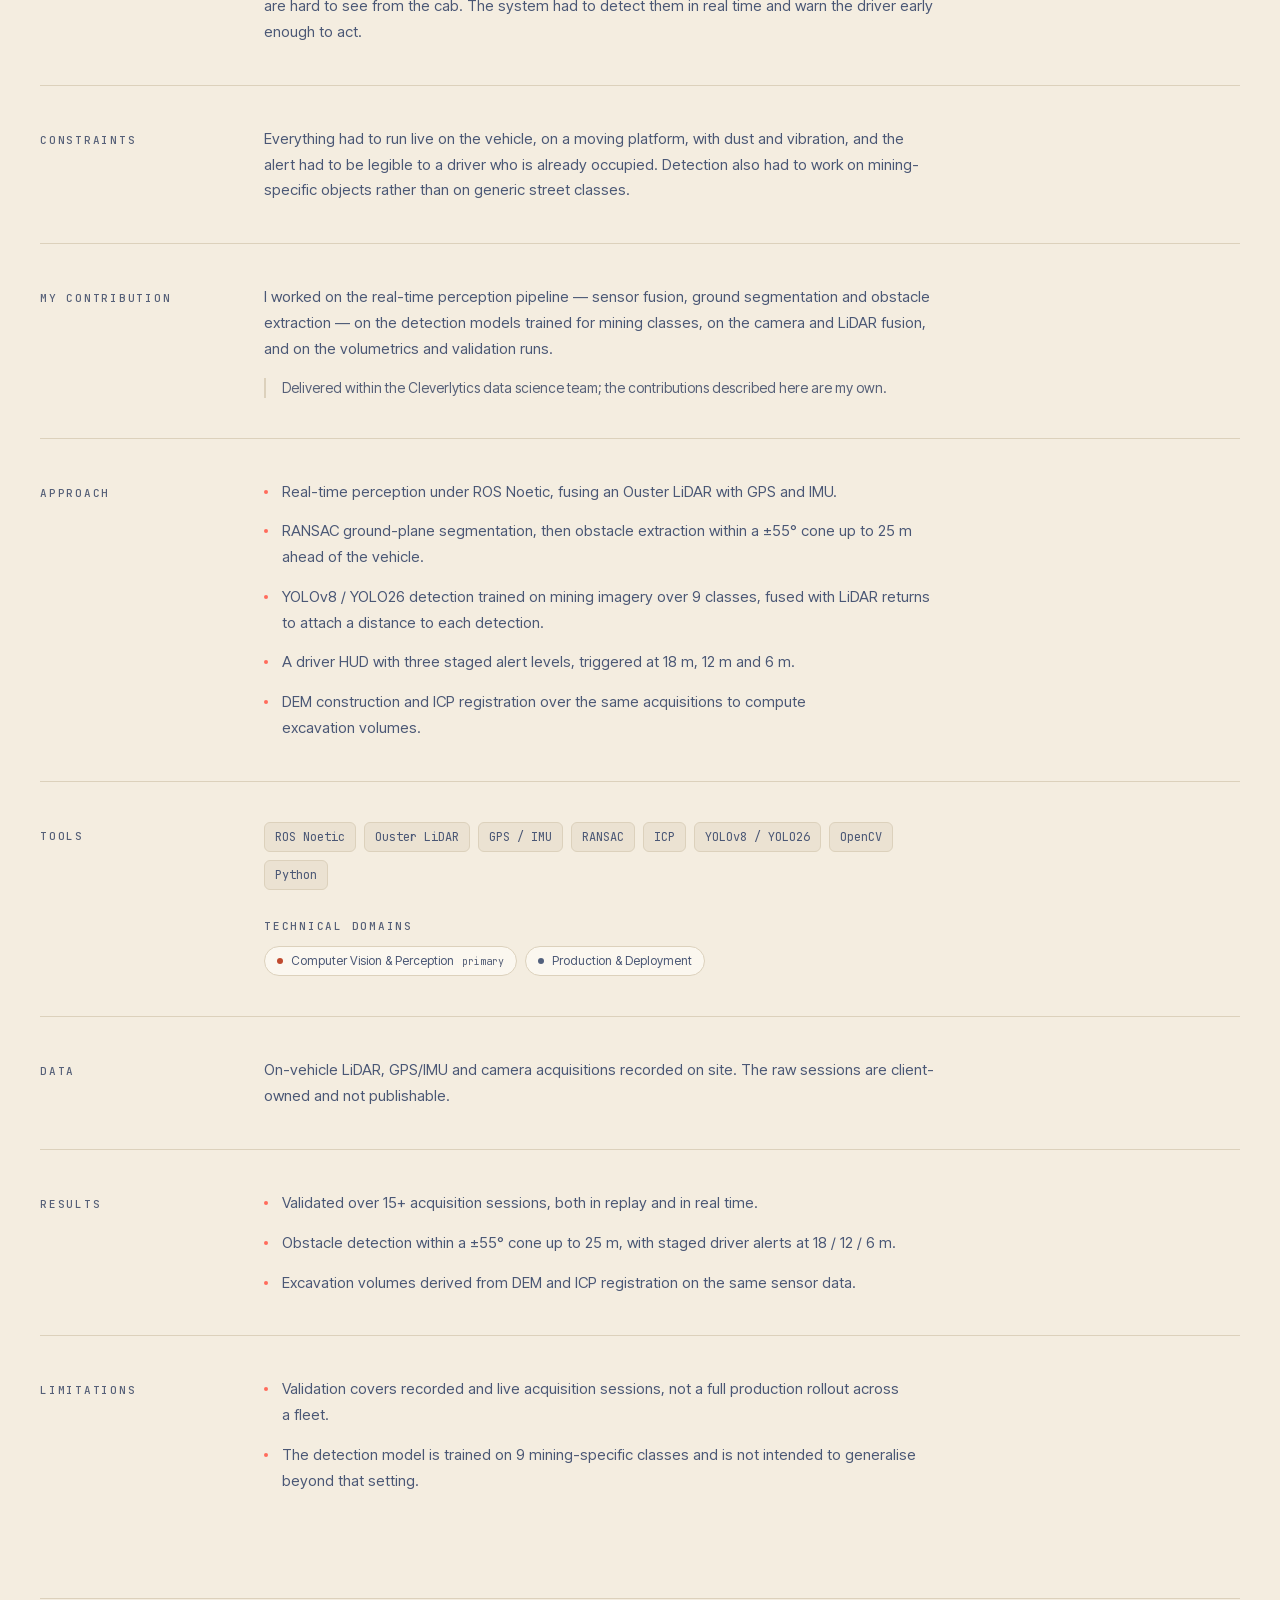
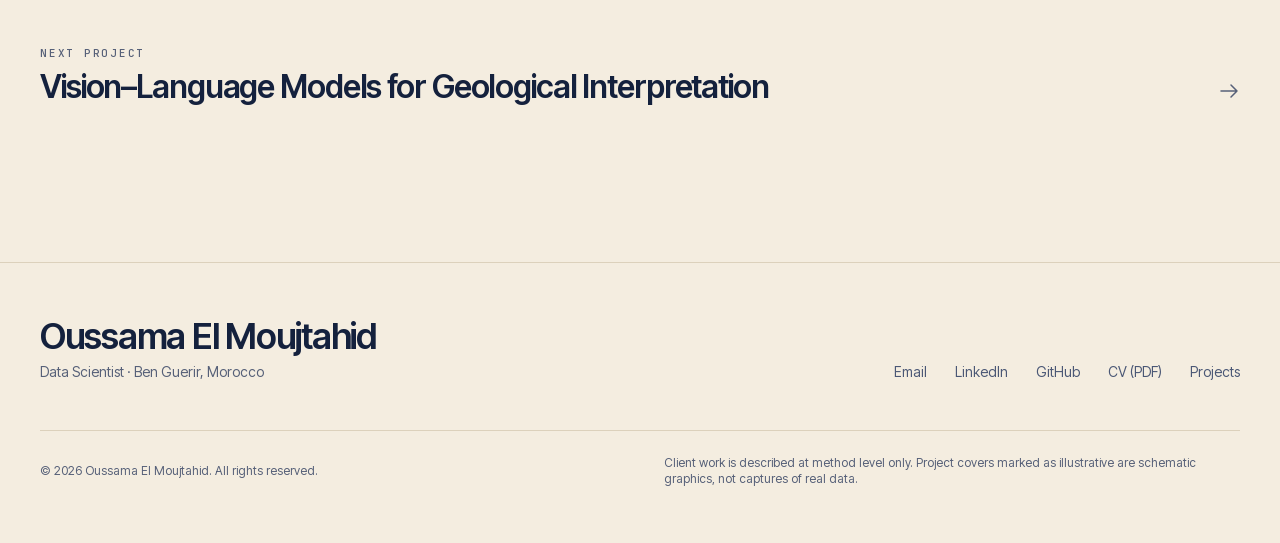
<file: projects/lidar-anti-collision/index.html>
<!DOCTYPE html><!--ZHJIyUnUTfwnxuco_ob3m--><html lang="en" class="__variable_727f1d __variable_ae301a __variable_4dc837"><head><meta charSet="utf-8"/><meta name="viewport" content="width=device-width, initial-scale=1"/><link rel="preload" as="image" href="/projects/lidar-anti-collision.webp"/><link rel="stylesheet" href="/_next/static/css/296efaaa642c0eaf.css" data-precedence="next"/><link rel="preload" as="script" fetchPriority="low" href="/_next/static/chunks/webpack-4057f44350c6282e.js"/><script src="/_next/static/chunks/4bd1b696-c023c6e3521b1417.js" async=""></script><script src="/_next/static/chunks/255-0e5ac6cd71b0e266.js" async=""></script><script src="/_next/static/chunks/main-app-26a39624944b7782.js" async=""></script><script src="/_next/static/chunks/619-ba102abea3e3d0e4.js" async=""></script><script src="/_next/static/chunks/app/layout-8b4e25a132548bba.js" async=""></script><script src="/_next/static/chunks/356-335c699cd4cf7b7b.js" async=""></script><script src="/_next/static/chunks/app/projects/%5Bslug%5D/page-f7b5abf701be7430.js" async=""></script><meta name="theme-color" content="#f4ede0"/><meta name="color-scheme" content="light"/><title>Real-Time Anti-Collision for Open-Pit Vehicles — Oussama El Moujtahid</title><meta name="description" content="LiDAR, GPS/IMU and camera fusion under ROS for haul-vehicle collision avoidance, with a three-level driver alert HUD."/><meta name="author" content="Oussama El Moujtahid"/><meta name="keywords" content="Data Scientist,Machine Learning,Computer Vision,LiDAR,Hyperspectral,Generative AI,Morocco"/><meta name="creator" content="Oussama El Moujtahid"/><meta name="robots" content="index, follow"/><link rel="canonical" href="https://oussamaem1.github.io/projects/lidar-anti-collision/"/><meta property="og:title" content="Real-Time Anti-Collision for Open-Pit Vehicles"/><meta property="og:description" content="LiDAR, GPS/IMU and camera fusion under ROS for haul-vehicle collision avoidance, with a three-level driver alert HUD."/><meta property="og:url" content="https://oussamaem1.github.io/projects/lidar-anti-collision/"/><meta property="og:image" content="https://oussamaem1.github.io/projects/lidar-anti-collision.webp"/><meta property="og:image:alt" content="Real-Time Anti-Collision for Open-Pit Vehicles — cover"/><meta property="og:type" content="article"/><meta name="twitter:card" content="summary_large_image"/><meta name="twitter:title" content="Real-Time Anti-Collision for Open-Pit Vehicles"/><meta name="twitter:description" content="LiDAR, GPS/IMU and camera fusion under ROS for haul-vehicle collision avoidance, with a three-level driver alert HUD."/><meta name="twitter:image" content="https://oussamaem1.github.io/projects/lidar-anti-collision.webp"/><noscript><style>.reveal{opacity:1 !important;transform:none !important}</style></noscript><script src="/_next/static/chunks/polyfills-42372ed130431b0a.js" noModule=""></script></head><body class="min-h-screen antialiased"><div hidden=""><!--$--><!--/$--></div><a href="#main" class="sr-only focus:not-sr-only focus:fixed focus:left-4 focus:top-4 focus:z-[100] focus:rounded-full focus:border focus:border-coral-ink focus:bg-coral focus:px-5 focus:py-2.5 focus:text-sm focus:font-semibold focus:text-navy">Skip to content</a><header class="fixed inset-x-0 top-0 z-50 transition-colors duration-500 border-b border-transparent"><div class="mx-auto flex h-16 max-w-[1320px] items-center justify-between px-[var(--page-gutter)] md:h-20"><a class="group flex items-baseline gap-2.5 rounded-sm" href="/"><span class="text-[0.9375rem] font-semibold tracking-tight text-navy">Oussama El Moujtahid</span><span class="label-mono hidden text-muted transition-colors group-hover:text-coral-ink sm:inline">Data Scientist</span></a><nav aria-label="Primary" class="hidden items-center gap-1 md:flex"><a class="rounded-full px-3.5 py-2 text-sm text-body transition-colors hover:text-navy" href="/#work">Work</a><a class="rounded-full px-3.5 py-2 text-sm text-body transition-colors hover:text-navy" href="/#career">Career</a><a class="rounded-full px-3.5 py-2 text-sm text-body transition-colors hover:text-navy" href="/#skills">Skills</a><a class="rounded-full px-3.5 py-2 text-sm text-body transition-colors hover:text-navy" href="/#about">About</a><a class="rounded-full px-3.5 py-2 text-sm text-body transition-colors hover:text-navy" href="/#contact">Contact</a><a href="/cv/Oussama-El-Moujtahid-CV.pdf" download="Oussama-El-Moujtahid-CV.pdf" class="ml-3 rounded-full border border-coral-ink bg-coral px-4 py-2 text-sm font-semibold text-navy transition-transform duration-300 hover:-translate-y-0.5">Download CV</a></nav><button type="button" aria-expanded="false" aria-controls="mobile-nav" class="-mr-2 inline-flex h-10 w-10 items-center justify-center rounded-full text-navy md:hidden"><span class="sr-only">Open menu</span><svg width="20" height="20" viewBox="0 0 20 20" aria-hidden="true"><path d="M3 6 H17 M3 14 H17" stroke="currentColor" stroke-width="1.6" stroke-linecap="round" fill="none"></path></svg></button></div></header><main id="main"><article class="pb-16 pt-28 md:pt-32"><div class="mx-auto w-full max-w-[1320px] px-[var(--page-gutter)] "><a class="group inline-flex items-center gap-2 text-sm text-muted transition-colors hover:text-coral-ink" href="/#work"><svg width="14" height="14" viewBox="0 0 14 14" fill="none" aria-hidden="true" class="transition-transform duration-300 group-hover:-translate-x-1"><path d="M12 7H2m4-4L2 7l4 4" stroke="currentColor" stroke-width="1.5" stroke-linecap="round" stroke-linejoin="round"></path></svg>All projects</a><header class="mt-8 max-w-4xl"><div class="flex flex-wrap items-center gap-x-3 gap-y-2"><span class="flex items-center gap-2"><span class="h-1.5 w-1.5 rounded-full" style="background-color:#C04A2E" aria-hidden="true"></span><span class="label-mono text-muted">Computer Vision &amp; Perception</span></span><span class="inline-flex items-center rounded-full border px-2.5 py-0.5 font-mono text-[0.625rem] font-medium uppercase tracking-[0.1em] border-navy-600 bg-navy text-cream ">Field-validated prototype</span></div><h1 class="display mt-6 text-[2.25rem] text-navy sm:text-[3.25rem] lg:text-[4rem]">Real-Time Anti-Collision for Open-Pit Vehicles</h1><p class="prose-body mt-6 max-w-2xl text-lg">A real-time perception stack for open-pit mining vehicles that fuses an Ouster LiDAR with GPS, IMU and camera detection to find people and machines in the vehicle blind zone, and warns the driver through a staged heads-up display. The same acquisitions are reused to compute excavation volumes.</p><dl class="mt-8 flex flex-wrap gap-x-10 gap-y-4"><div><dt class="label-mono text-muted">Context</dt><dd class="mt-1.5 text-sm text-navy">Cleverlytics — open-pit mining vehicles</dd></div><div><dt class="label-mono text-muted">Period</dt><dd class="mt-1.5 text-sm text-navy">Oct. 2025 — present</dd></div><div><dt class="label-mono text-muted">Location</dt><dd class="mt-1.5 text-sm text-navy">Morocco</dd></div></dl></header><figure class="mt-12 max-w-4xl"><div class="relative aspect-[4/3] w-full overflow-hidden rounded-2xl border border-cream-300 bg-navy"><img alt="Illustrative cover for Real-Time Anti-Collision for Open-Pit Vehicles" decoding="async" data-nimg="fill" class="object-cover transition-transform duration-[900ms] ease-[cubic-bezier(0.16,1,0.3,1)] group-hover:scale-[1.035]" style="position:absolute;height:100%;width:100%;left:0;top:0;right:0;bottom:0;color:transparent" src="/projects/lidar-anti-collision.webp"/></div><figcaption class="mt-3 text-xs text-muted">Illustrative cover: a schematic of the detection view, not a capture of real client data, and not a measured result.</figcaption></figure><div class="reveal " data-visible="false" style="--reveal-delay:0ms"><aside class="mt-12 flex gap-4 rounded-xl border border-coral-ink/35 bg-coral/10 p-5 md:p-6" aria-label="Disclosure notice"><svg width="18" height="18" viewBox="0 0 18 18" fill="none" aria-hidden="true" class="mt-0.5 shrink-0 text-coral-ink"><path d="M9 1.5 3 4v4.5c0 3.4 2.5 6.6 6 8 3.5-1.4 6-4.6 6-8V4L9 1.5Z" stroke="currentColor" stroke-width="1.3" stroke-linejoin="round"></path><path d="M9 6.5v3.2M9 12.2h.01" stroke="currentColor" stroke-width="1.4" stroke-linecap="round"></path></svg><div><p class="label-mono text-coral-ink">Disclosure</p><p class="prose-body mt-2 text-sm">Client-confidential engagement. Site, fleet and raw acquisitions are not disclosable; the description stays at the level of method and my own contribution.</p></div></aside></div><div class="mt-14"><section class="reveal border-t border-cream-300 py-10 first:border-t-0" data-visible="false" style="--reveal-delay:0ms"><div class="grid grid-cols-1 gap-x-12 gap-y-4 md:grid-cols-[11rem_1fr]"><h2 class="label-mono pt-1.5 text-muted">Problem</h2><div class="max-w-2xl"><p class="prose-body text-[0.9375rem]">Haul vehicles in an open pit have large blind zones, and the people and machines that enter them are hard to see from the cab. The system had to detect them in real time and warn the driver early enough to act.</p></div></div></section><section class="reveal border-t border-cream-300 py-10 first:border-t-0" data-visible="false" style="--reveal-delay:0ms"><div class="grid grid-cols-1 gap-x-12 gap-y-4 md:grid-cols-[11rem_1fr]"><h2 class="label-mono pt-1.5 text-muted">Constraints</h2><div class="max-w-2xl"><p class="prose-body text-[0.9375rem]">Everything had to run live on the vehicle, on a moving platform, with dust and vibration, and the alert had to be legible to a driver who is already occupied. Detection also had to work on mining-specific objects rather than on generic street classes.</p></div></div></section><section class="reveal border-t border-cream-300 py-10 first:border-t-0" data-visible="false" style="--reveal-delay:0ms"><div class="grid grid-cols-1 gap-x-12 gap-y-4 md:grid-cols-[11rem_1fr]"><h2 class="label-mono pt-1.5 text-muted">My contribution</h2><div class="max-w-2xl"><p class="prose-body text-[0.9375rem]">I worked on the real-time perception pipeline — sensor fusion, ground segmentation and obstacle extraction — on the detection models trained for mining classes, on the camera and LiDAR fusion, and on the volumetrics and validation runs.</p><p class="mt-4 border-l-2 border-cream-500 pl-4 text-sm text-muted">Delivered within the Cleverlytics data science team; the contributions described here are my own.</p></div></div></section><section class="reveal border-t border-cream-300 py-10 first:border-t-0" data-visible="false" style="--reveal-delay:0ms"><div class="grid grid-cols-1 gap-x-12 gap-y-4 md:grid-cols-[11rem_1fr]"><h2 class="label-mono pt-1.5 text-muted">Approach</h2><div class="max-w-2xl"><ul class="space-y-3.5"><li class="flex gap-3.5"><span class="mt-[0.6875rem] h-1 w-1 shrink-0 rounded-full bg-coral" aria-hidden="true"></span><span class="prose-body text-[0.9375rem]">Real-time perception under ROS Noetic, fusing an Ouster LiDAR with GPS and IMU.</span></li><li class="flex gap-3.5"><span class="mt-[0.6875rem] h-1 w-1 shrink-0 rounded-full bg-coral" aria-hidden="true"></span><span class="prose-body text-[0.9375rem]">RANSAC ground-plane segmentation, then obstacle extraction within a ±55° cone up to 25 m ahead of the vehicle.</span></li><li class="flex gap-3.5"><span class="mt-[0.6875rem] h-1 w-1 shrink-0 rounded-full bg-coral" aria-hidden="true"></span><span class="prose-body text-[0.9375rem]">YOLOv8 / YOLO26 detection trained on mining imagery over 9 classes, fused with LiDAR returns to attach a distance to each detection.</span></li><li class="flex gap-3.5"><span class="mt-[0.6875rem] h-1 w-1 shrink-0 rounded-full bg-coral" aria-hidden="true"></span><span class="prose-body text-[0.9375rem]">A driver HUD with three staged alert levels, triggered at 18 m, 12 m and 6 m.</span></li><li class="flex gap-3.5"><span class="mt-[0.6875rem] h-1 w-1 shrink-0 rounded-full bg-coral" aria-hidden="true"></span><span class="prose-body text-[0.9375rem]">DEM construction and ICP registration over the same acquisitions to compute excavation volumes.</span></li></ul></div></div></section><section class="reveal border-t border-cream-300 py-10 first:border-t-0" data-visible="false" style="--reveal-delay:0ms"><div class="grid grid-cols-1 gap-x-12 gap-y-4 md:grid-cols-[11rem_1fr]"><h2 class="label-mono pt-1.5 text-muted">Tools</h2><div class="max-w-2xl"><ul class="flex flex-wrap gap-2"><li class="rounded-md border border-cream-400 bg-cream-200 px-2.5 py-1.5 font-mono text-xs text-body">ROS Noetic</li><li class="rounded-md border border-cream-400 bg-cream-200 px-2.5 py-1.5 font-mono text-xs text-body">Ouster LiDAR</li><li class="rounded-md border border-cream-400 bg-cream-200 px-2.5 py-1.5 font-mono text-xs text-body">GPS / IMU</li><li class="rounded-md border border-cream-400 bg-cream-200 px-2.5 py-1.5 font-mono text-xs text-body">RANSAC</li><li class="rounded-md border border-cream-400 bg-cream-200 px-2.5 py-1.5 font-mono text-xs text-body">ICP</li><li class="rounded-md border border-cream-400 bg-cream-200 px-2.5 py-1.5 font-mono text-xs text-body">YOLOv8 / YOLO26</li><li class="rounded-md border border-cream-400 bg-cream-200 px-2.5 py-1.5 font-mono text-xs text-body">OpenCV</li><li class="rounded-md border border-cream-400 bg-cream-200 px-2.5 py-1.5 font-mono text-xs text-body">Python</li></ul><div class="mt-7"><p class="label-mono text-muted">Technical domains</p><div class="mt-3 flex flex-wrap gap-2"><span class="inline-flex items-center gap-2 rounded-full border border-cream-400 bg-cream-50 px-3 py-1.5 text-xs text-body"><span class="h-1.5 w-1.5 rounded-full" style="background-color:#C04A2E" aria-hidden="true"></span>Computer Vision &amp; Perception<span class="font-mono text-[0.625rem] text-muted">primary</span></span><span class="inline-flex items-center gap-2 rounded-full border border-cream-400 bg-cream-50 px-3 py-1.5 text-xs text-body"><span class="h-1.5 w-1.5 rounded-full" style="background-color:#52607D" aria-hidden="true"></span>Production &amp; Deployment</span></div></div></div></div></section><section class="reveal border-t border-cream-300 py-10 first:border-t-0" data-visible="false" style="--reveal-delay:0ms"><div class="grid grid-cols-1 gap-x-12 gap-y-4 md:grid-cols-[11rem_1fr]"><h2 class="label-mono pt-1.5 text-muted">Data</h2><div class="max-w-2xl"><p class="prose-body text-[0.9375rem]">On-vehicle LiDAR, GPS/IMU and camera acquisitions recorded on site. The raw sessions are client-owned and not publishable.</p></div></div></section><section class="reveal border-t border-cream-300 py-10 first:border-t-0" data-visible="false" style="--reveal-delay:0ms"><div class="grid grid-cols-1 gap-x-12 gap-y-4 md:grid-cols-[11rem_1fr]"><h2 class="label-mono pt-1.5 text-muted">Results</h2><div class="max-w-2xl"><ul class="space-y-3.5"><li class="flex gap-3.5"><span class="mt-[0.6875rem] h-1 w-1 shrink-0 rounded-full bg-coral" aria-hidden="true"></span><span class="prose-body text-[0.9375rem]">Validated over 15+ acquisition sessions, both in replay and in real time.</span></li><li class="flex gap-3.5"><span class="mt-[0.6875rem] h-1 w-1 shrink-0 rounded-full bg-coral" aria-hidden="true"></span><span class="prose-body text-[0.9375rem]">Obstacle detection within a ±55° cone up to 25 m, with staged driver alerts at 18 / 12 / 6 m.</span></li><li class="flex gap-3.5"><span class="mt-[0.6875rem] h-1 w-1 shrink-0 rounded-full bg-coral" aria-hidden="true"></span><span class="prose-body text-[0.9375rem]">Excavation volumes derived from DEM and ICP registration on the same sensor data.</span></li></ul></div></div></section><section class="reveal border-t border-cream-300 py-10 first:border-t-0" data-visible="false" style="--reveal-delay:0ms"><div class="grid grid-cols-1 gap-x-12 gap-y-4 md:grid-cols-[11rem_1fr]"><h2 class="label-mono pt-1.5 text-muted">Limitations</h2><div class="max-w-2xl"><ul class="space-y-3.5"><li class="flex gap-3.5"><span class="mt-[0.6875rem] h-1 w-1 shrink-0 rounded-full bg-coral" aria-hidden="true"></span><span class="prose-body text-[0.9375rem]">Validation covers recorded and live acquisition sessions, not a full production rollout across a fleet.</span></li><li class="flex gap-3.5"><span class="mt-[0.6875rem] h-1 w-1 shrink-0 rounded-full bg-coral" aria-hidden="true"></span><span class="prose-body text-[0.9375rem]">The detection model is trained on 9 mining-specific classes and is not intended to generalise beyond that setting.</span></li></ul></div></div></section></div><div class="reveal " data-visible="false" style="--reveal-delay:0ms"><nav aria-label="Project navigation" class="mt-16 border-t border-cream-300 pt-10"><a class="group flex flex-col gap-3 sm:flex-row sm:items-end sm:justify-between" href="/projects/geological-vlm/"><span><span class="label-mono text-muted">Next project</span><span class="display mt-2 block text-2xl text-navy transition-colors group-hover:text-coral-ink md:text-[2rem]">Vision–Language Models for Geological Interpretation</span></span><svg width="22" height="22" viewBox="0 0 22 22" fill="none" aria-hidden="true" class="shrink-0 text-muted transition-all duration-500 ease-[cubic-bezier(0.16,1,0.3,1)] group-hover:translate-x-1.5 group-hover:text-coral-ink"><path d="M3 11h16m-6-6 6 6-6 6" stroke="currentColor" stroke-width="1.5" stroke-linecap="round" stroke-linejoin="round"></path></svg></a></nav></div></div></article><!--$--><!--/$--></main><footer class="hairline mt-24 bg-cream"><div class="mx-auto max-w-[1320px] px-[var(--page-gutter)] py-14"><div class="flex flex-col gap-10 md:flex-row md:items-end md:justify-between"><div><p class="display text-3xl text-navy md:text-4xl">Oussama El Moujtahid</p><p class="mt-2 text-sm text-muted">Data Scientist<!-- --> · <!-- -->Ben Guerir, Morocco</p></div><nav aria-label="Footer" class="flex flex-wrap gap-x-7 gap-y-3"><a href="mailto:oussama.elmoujtahid@emines.um6p.ma" class="text-sm text-body transition-colors hover:text-coral-ink">Email</a><a href="https://www.linkedin.com/in/oussama-elmoujtahid" target="_blank" rel="noopener noreferrer" aria-label="LinkedIn profile (opens in a new tab)" class="text-sm text-body transition-colors hover:text-coral-ink">LinkedIn</a><a href="https://github.com/Oussamaem1" target="_blank" rel="noopener noreferrer" aria-label="GitHub profile (opens in a new tab)" class="text-sm text-body transition-colors hover:text-coral-ink">GitHub</a><a href="/cv/Oussama-El-Moujtahid-CV.pdf" download="Oussama-El-Moujtahid-CV.pdf" class="text-sm text-body transition-colors hover:text-coral-ink">CV (PDF)</a><a class="text-sm text-body transition-colors hover:text-coral-ink" href="/#work">Projects</a></nav></div><div class="hairline mt-12 flex flex-col gap-3 pt-6 text-xs text-muted sm:flex-row sm:items-center sm:justify-between"><p>© <!-- -->2026<!-- --> <!-- -->Oussama El Moujtahid<!-- -->. All rights reserved.</p><p class="max-w-xl">Client work is described at method level only. Project covers marked as illustrative are schematic graphics, not captures of real data.</p></div></div></footer><script src="/_next/static/chunks/webpack-4057f44350c6282e.js" id="_R_" async=""></script><script>(self.__next_f=self.__next_f||[]).push([0])</script><script>self.__next_f.push([1,"1:\"$Sreact.fragment\"\n2:I[5727,[\"619\",\"static/chunks/619-ba102abea3e3d0e4.js\",\"177\",\"static/chunks/app/layout-8b4e25a132548bba.js\"],\"SiteHeader\"]\n3:I[9766,[],\"\"]\n4:I[8924,[],\"\"]\n5:I[2619,[\"619\",\"static/chunks/619-ba102abea3e3d0e4.js\",\"356\",\"static/chunks/356-335c699cd4cf7b7b.js\",\"419\",\"static/chunks/app/projects/%5Bslug%5D/page-f7b5abf701be7430.js\"],\"\"]\na:I[7150,[],\"\"]\n:HL[\"/_next/static/css/296efaaa642c0eaf.css\",\"style\"]\n"])</script><script>self.__next_f.push([1,"0:{\"P\":null,\"b\":\"ZHJIyUnUTfwnxuco_ob3m\",\"p\":\"\",\"c\":[\"\",\"projects\",\"lidar-anti-collision\",\"\"],\"i\":false,\"f\":[[[\"\",{\"children\":[\"projects\",{\"children\":[[\"slug\",\"lidar-anti-collision\",\"d\"],{\"children\":[\"__PAGE__\",{}]}]}]},\"$undefined\",\"$undefined\",true],[\"\",[\"$\",\"$1\",\"c\",{\"children\":[[[\"$\",\"link\",\"0\",{\"rel\":\"stylesheet\",\"href\":\"/_next/static/css/296efaaa642c0eaf.css\",\"precedence\":\"next\",\"crossOrigin\":\"$undefined\",\"nonce\":\"$undefined\"}]],[\"$\",\"html\",null,{\"lang\":\"en\",\"className\":\"__variable_727f1d __variable_ae301a __variable_4dc837\",\"children\":[[\"$\",\"head\",null,{\"children\":[\"$\",\"noscript\",null,{\"children\":[\"$\",\"style\",null,{\"children\":\".reveal{opacity:1 !important;transform:none !important}\"}]}]}],[\"$\",\"body\",null,{\"className\":\"min-h-screen antialiased\",\"children\":[[\"$\",\"a\",null,{\"href\":\"#main\",\"className\":\"sr-only focus:not-sr-only focus:fixed focus:left-4 focus:top-4 focus:z-[100] focus:rounded-full focus:border focus:border-coral-ink focus:bg-coral focus:px-5 focus:py-2.5 focus:text-sm focus:font-semibold focus:text-navy\",\"children\":\"Skip to content\"}],[\"$\",\"$L2\",null,{}],[\"$\",\"main\",null,{\"id\":\"main\",\"children\":[\"$\",\"$L3\",null,{\"parallelRouterKey\":\"children\",\"error\":\"$undefined\",\"errorStyles\":\"$undefined\",\"errorScripts\":\"$undefined\",\"template\":[\"$\",\"$L4\",null,{}],\"templateStyles\":\"$undefined\",\"templateScripts\":\"$undefined\",\"notFound\":[[\"$\",\"div\",null,{\"className\":\"mx-auto w-full max-w-[1320px] px-[var(--page-gutter)] flex min-h-[70vh] flex-col justify-center py-32\",\"children\":[[\"$\",\"p\",null,{\"className\":\"label-mono text-coral-ink\",\"children\":\"404\"}],[\"$\",\"h1\",null,{\"className\":\"display mt-5 text-[2.5rem] text-navy sm:text-[4rem]\",\"children\":\"Page not found\"}],[\"$\",\"p\",null,{\"className\":\"prose-body mt-5 max-w-md\",\"children\":\"That page does not exist. The projects are all reachable from the work section on the home page.\"}],[\"$\",\"div\",null,{\"className\":\"mt-9 flex flex-wrap gap-3\",\"children\":[[\"$\",\"$L5\",null,{\"href\":\"/\",\"className\":\"rounded-full border border-coral-ink bg-coral px-6 py-3.5 text-sm font-semibold text-navy transition-transform duration-300 hover:-translate-y-0.5\",\"children\":\"Back home\"}],[\"$\",\"$L5\",null,{\"href\":\"/#work\",\"className\":\"rounded-full border border-cream-500 px-6 py-3.5 text-sm font-medium text-navy transition-colors hover:border-navy-600\",\"children\":\"See projects\"}]]}]]}],[]],\"forbidden\":\"$undefined\",\"unauthorized\":\"$undefined\"}]}],[\"$\",\"footer\",null,{\"className\":\"hairline mt-24 bg-cream\",\"children\":[\"$\",\"div\",null,{\"className\":\"mx-auto max-w-[1320px] px-[var(--page-gutter)] py-14\",\"children\":[[\"$\",\"div\",null,{\"className\":\"flex flex-col gap-10 md:flex-row md:items-end md:justify-between\",\"children\":[[\"$\",\"div\",null,{\"children\":[[\"$\",\"p\",null,{\"className\":\"display text-3xl text-navy md:text-4xl\",\"children\":\"Oussama El Moujtahid\"}],[\"$\",\"p\",null,{\"className\":\"mt-2 text-sm text-muted\",\"children\":[\"Data Scientist\",\" · \",\"Ben Guerir, Morocco\"]}]]}],[\"$\",\"nav\",null,{\"aria-label\":\"Footer\",\"className\":\"flex flex-wrap gap-x-7 gap-y-3\",\"children\":[[\"$\",\"a\",null,{\"href\":\"mailto:oussama.elmoujtahid@emines.um6p.ma\",\"className\":\"text-sm text-body transition-colors hover:text-coral-ink\",\"children\":\"Email\"}],[\"$\",\"a\",null,{\"href\":\"https://www.linkedin.com/in/oussama-elmoujtahid\",\"target\":\"_blank\",\"rel\":\"noopener noreferrer\",\"aria-label\":\"LinkedIn profile (opens in a new tab)\",\"className\":\"text-sm text-body transition-colors hover:text-coral-ink\",\"children\":\"LinkedIn\"}],[\"$\",\"a\",null,{\"href\":\"https://github.com/Oussamaem1\",\"target\":\"_blank\",\"rel\":\"noopener noreferrer\",\"aria-label\":\"GitHub profile (opens in a new tab)\",\"className\":\"text-sm text-body transition-colors hover:text-coral-ink\",\"children\":\"GitHub\"}],[\"$\",\"a\",null,{\"href\":\"/cv/Oussama-El-Moujtahid-CV.pdf\",\"download\":\"Oussama-El-Moujtahid-CV.pdf\",\"className\":\"text-sm text-body transition-colors hover:text-coral-ink\",\"children\":\"CV (PDF)\"}],[\"$\",\"$L5\",null,{\"href\":\"/#work\",\"className\":\"text-sm text-body transition-colors hover:text-coral-ink\",\"children\":\"Projects\"}]]}]]}],[\"$\",\"div\",null,{\"className\":\"hairline mt-12 flex flex-col gap-3 pt-6 text-xs text-muted sm:flex-row sm:items-center sm:justify-between\",\"children\":[[\"$\",\"p\",null,{\"children\":[\"© \",2026,\" \",\"Oussama El Moujtahid\",\". All rights reserved.\"]}],[\"$\",\"p\",null,{\"className\":\"max-w-xl\",\"children\":\"Client work is described at method level only. Project covers marked as illustrative are schematic graphics, not captures of real data.\"}]]}]]}]}]]}]]}]]}],{\"children\":[\"projects\",\"$L6\",{\"children\":[[\"slug\",\"lidar-anti-collision\",\"d\"],\"$L7\",{\"children\":[\"__PAGE__\",\"$L8\",{},null,false]},null,false]},null,false]},null,false],\"$L9\",false]],\"m\":\"$undefined\",\"G\":[\"$a\",[]],\"s\":false,\"S\":true}\n"])</script><script>self.__next_f.push([1,"c:I[4431,[],\"OutletBoundary\"]\ne:I[5278,[],\"AsyncMetadataOutlet\"]\n10:I[4431,[],\"ViewportBoundary\"]\n12:I[4431,[],\"MetadataBoundary\"]\n13:\"$Sreact.suspense\"\n6:[\"$\",\"$1\",\"c\",{\"children\":[null,[\"$\",\"$L3\",null,{\"parallelRouterKey\":\"children\",\"error\":\"$undefined\",\"errorStyles\":\"$undefined\",\"errorScripts\":\"$undefined\",\"template\":[\"$\",\"$L4\",null,{}],\"templateStyles\":\"$undefined\",\"templateScripts\":\"$undefined\",\"notFound\":\"$undefined\",\"forbidden\":\"$undefined\",\"unauthorized\":\"$undefined\"}]]}]\n7:[\"$\",\"$1\",\"c\",{\"children\":[null,[\"$\",\"$L3\",null,{\"parallelRouterKey\":\"children\",\"error\":\"$undefined\",\"errorStyles\":\"$undefined\",\"errorScripts\":\"$undefined\",\"template\":[\"$\",\"$L4\",null,{}],\"templateStyles\":\"$undefined\",\"templateScripts\":\"$undefined\",\"notFound\":\"$undefined\",\"forbidden\":\"$undefined\",\"unauthorized\":\"$undefined\"}]]}]\n8:[\"$\",\"$1\",\"c\",{\"children\":[\"$Lb\",null,[\"$\",\"$Lc\",null,{\"children\":[\"$Ld\",[\"$\",\"$Le\",null,{\"promise\":\"$@f\"}]]}]]}]\n9:[\"$\",\"$1\",\"h\",{\"children\":[null,[[\"$\",\"$L10\",null,{\"children\":\"$L11\"}],null],[\"$\",\"$L12\",null,{\"children\":[\"$\",\"div\",null,{\"hidden\":true,\"children\":[\"$\",\"$13\",null,{\"fallback\":null,\"children\":\"$L14\"}]}]}]]}]\n"])</script><script>self.__next_f.push([1,"15:I[1356,[\"619\",\"static/chunks/619-ba102abea3e3d0e4.js\",\"356\",\"static/chunks/356-335c699cd4cf7b7b.js\",\"419\",\"static/chunks/app/projects/%5Bslug%5D/page-f7b5abf701be7430.js\"],\"Image\"]\n16:I[4085,[\"619\",\"static/chunks/619-ba102abea3e3d0e4.js\",\"356\",\"static/chunks/356-335c699cd4cf7b7b.js\",\"419\",\"static/chunks/app/projects/%5Bslug%5D/page-f7b5abf701be7430.js\"],\"Reveal\"]\n"])</script><script>self.__next_f.push([1,"b:[\"$\",\"article\",null,{\"className\":\"pb-16 pt-28 md:pt-32\",\"children\":[\"$\",\"div\",null,{\"className\":\"mx-auto w-full max-w-[1320px] px-[var(--page-gutter)] \",\"children\":[[\"$\",\"$L5\",null,{\"href\":\"/#work\",\"className\":\"group inline-flex items-center gap-2 text-sm text-muted transition-colors hover:text-coral-ink\",\"children\":[[\"$\",\"svg\",null,{\"width\":\"14\",\"height\":\"14\",\"viewBox\":\"0 0 14 14\",\"fill\":\"none\",\"aria-hidden\":\"true\",\"className\":\"transition-transform duration-300 group-hover:-translate-x-1\",\"children\":[\"$\",\"path\",null,{\"d\":\"M12 7H2m4-4L2 7l4 4\",\"stroke\":\"currentColor\",\"strokeWidth\":\"1.5\",\"strokeLinecap\":\"round\",\"strokeLinejoin\":\"round\"}]}],\"All projects\"]}],[\"$\",\"header\",null,{\"className\":\"mt-8 max-w-4xl\",\"children\":[[\"$\",\"div\",null,{\"className\":\"flex flex-wrap items-center gap-x-3 gap-y-2\",\"children\":[[\"$\",\"span\",null,{\"className\":\"flex items-center gap-2\",\"children\":[[\"$\",\"span\",null,{\"className\":\"h-1.5 w-1.5 rounded-full\",\"style\":{\"backgroundColor\":\"#C04A2E\"},\"aria-hidden\":\"true\"}],[\"$\",\"span\",null,{\"className\":\"label-mono text-muted\",\"children\":\"Computer Vision \u0026 Perception\"}]]}],[\"$\",\"span\",null,{\"className\":\"inline-flex items-center rounded-full border px-2.5 py-0.5 font-mono text-[0.625rem] font-medium uppercase tracking-[0.1em] border-navy-600 bg-navy text-cream \",\"children\":\"Field-validated prototype\"}]]}],[\"$\",\"h1\",null,{\"className\":\"display mt-6 text-[2.25rem] text-navy sm:text-[3.25rem] lg:text-[4rem]\",\"children\":\"Real-Time Anti-Collision for Open-Pit Vehicles\"}],[\"$\",\"p\",null,{\"className\":\"prose-body mt-6 max-w-2xl text-lg\",\"children\":\"A real-time perception stack for open-pit mining vehicles that fuses an Ouster LiDAR with GPS, IMU and camera detection to find people and machines in the vehicle blind zone, and warns the driver through a staged heads-up display. The same acquisitions are reused to compute excavation volumes.\"}],[\"$\",\"dl\",null,{\"className\":\"mt-8 flex flex-wrap gap-x-10 gap-y-4\",\"children\":[[\"$\",\"div\",null,{\"children\":[[\"$\",\"dt\",null,{\"className\":\"label-mono text-muted\",\"children\":\"Context\"}],[\"$\",\"dd\",null,{\"className\":\"mt-1.5 text-sm text-navy\",\"children\":\"Cleverlytics — open-pit mining vehicles\"}]]}],[\"$\",\"div\",null,{\"children\":[[\"$\",\"dt\",null,{\"className\":\"label-mono text-muted\",\"children\":\"Period\"}],[\"$\",\"dd\",null,{\"className\":\"mt-1.5 text-sm text-navy\",\"children\":\"Oct. 2025 — present\"}]]}],[\"$\",\"div\",null,{\"children\":[[\"$\",\"dt\",null,{\"className\":\"label-mono text-muted\",\"children\":\"Location\"}],[\"$\",\"dd\",null,{\"className\":\"mt-1.5 text-sm text-navy\",\"children\":\"Morocco\"}]]}]]}]]}],[\"$\",\"figure\",null,{\"className\":\"mt-12 max-w-4xl\",\"children\":[[\"$\",\"div\",null,{\"className\":\"relative aspect-[4/3] w-full overflow-hidden rounded-2xl border border-cream-300 bg-navy\",\"children\":[\"$\",\"$L15\",null,{\"src\":\"/projects/lidar-anti-collision.webp\",\"alt\":\"Illustrative cover for Real-Time Anti-Collision for Open-Pit Vehicles\",\"fill\":true,\"sizes\":\"(max-width: 896px) 100vw, 896px\",\"priority\":true,\"loading\":\"$undefined\",\"className\":\"object-cover transition-transform duration-[900ms] ease-[cubic-bezier(0.16,1,0.3,1)] group-hover:scale-[1.035]\"}]}],[\"$\",\"figcaption\",null,{\"className\":\"mt-3 text-xs text-muted\",\"children\":\"Illustrative cover: a schematic of the detection view, not a capture of real client data, and not a measured result.\"}]]}],[\"$\",\"$L16\",null,{\"children\":[\"$\",\"aside\",null,{\"className\":\"mt-12 flex gap-4 rounded-xl border border-coral-ink/35 bg-coral/10 p-5 md:p-6\",\"aria-label\":\"Disclosure notice\",\"children\":[[\"$\",\"svg\",null,{\"width\":\"18\",\"height\":\"18\",\"viewBox\":\"0 0 18 18\",\"fill\":\"none\",\"aria-hidden\":\"true\",\"className\":\"mt-0.5 shrink-0 text-coral-ink\",\"children\":[[\"$\",\"path\",null,{\"d\":\"M9 1.5 3 4v4.5c0 3.4 2.5 6.6 6 8 3.5-1.4 6-4.6 6-8V4L9 1.5Z\",\"stroke\":\"currentColor\",\"strokeWidth\":\"1.3\",\"strokeLinejoin\":\"round\"}],[\"$\",\"path\",null,{\"d\":\"M9 6.5v3.2M9 12.2h.01\",\"stroke\":\"currentColor\",\"strokeWidth\":\"1.4\",\"strokeLinecap\":\"round\"}]]}],[\"$\",\"div\",null,{\"children\":[[\"$\",\"p\",null,{\"className\":\"label-mono text-coral-ink\",\"children\":\"Disclosure\"}],[\"$\",\"p\",null,{\"className\":\"prose-body mt-2 text-sm\",\"children\":\"Client-confidential engagement. Site, fleet and raw acquisitions are not disclosable; the description stays at the level of method and my own contribution.\"}]]}]]}]}],\"$L17\",\"$L18\"]}]}]\n"])</script><script>self.__next_f.push([1,"17:[\"$\",\"div\",null,{\"className\":\"mt-14\",\"children\":[[\"$\",\"$L16\",null,{\"as\":\"section\",\"className\":\"border-t border-cream-300 py-10 first:border-t-0\",\"children\":[\"$\",\"div\",null,{\"className\":\"grid grid-cols-1 gap-x-12 gap-y-4 md:grid-cols-[11rem_1fr]\",\"children\":[[\"$\",\"h2\",null,{\"className\":\"label-mono pt-1.5 text-muted\",\"children\":\"Problem\"}],[\"$\",\"div\",null,{\"className\":\"max-w-2xl\",\"children\":[\"$\",\"p\",null,{\"className\":\"prose-body text-[0.9375rem]\",\"children\":\"Haul vehicles in an open pit have large blind zones, and the people and machines that enter them are hard to see from the cab. The system had to detect them in real time and warn the driver early enough to act.\"}]}]]}]}],[\"$\",\"$L16\",null,{\"as\":\"section\",\"className\":\"border-t border-cream-300 py-10 first:border-t-0\",\"children\":[\"$\",\"div\",null,{\"className\":\"grid grid-cols-1 gap-x-12 gap-y-4 md:grid-cols-[11rem_1fr]\",\"children\":[[\"$\",\"h2\",null,{\"className\":\"label-mono pt-1.5 text-muted\",\"children\":\"Constraints\"}],[\"$\",\"div\",null,{\"className\":\"max-w-2xl\",\"children\":[\"$\",\"p\",null,{\"className\":\"prose-body text-[0.9375rem]\",\"children\":\"Everything had to run live on the vehicle, on a moving platform, with dust and vibration, and the alert had to be legible to a driver who is already occupied. Detection also had to work on mining-specific objects rather than on generic street classes.\"}]}]]}]}],[\"$\",\"$L16\",null,{\"as\":\"section\",\"className\":\"border-t border-cream-300 py-10 first:border-t-0\",\"children\":[\"$\",\"div\",null,{\"className\":\"grid grid-cols-1 gap-x-12 gap-y-4 md:grid-cols-[11rem_1fr]\",\"children\":[[\"$\",\"h2\",null,{\"className\":\"label-mono pt-1.5 text-muted\",\"children\":\"My contribution\"}],[\"$\",\"div\",null,{\"className\":\"max-w-2xl\",\"children\":[[\"$\",\"p\",null,{\"className\":\"prose-body text-[0.9375rem]\",\"children\":\"I worked on the real-time perception pipeline — sensor fusion, ground segmentation and obstacle extraction — on the detection models trained for mining classes, on the camera and LiDAR fusion, and on the volumetrics and validation runs.\"}],[\"$\",\"p\",null,{\"className\":\"mt-4 border-l-2 border-cream-500 pl-4 text-sm text-muted\",\"children\":\"Delivered within the Cleverlytics data science team; the contributions described here are my own.\"}]]}]]}]}],[\"$\",\"$L16\",null,{\"as\":\"section\",\"className\":\"border-t border-cream-300 py-10 first:border-t-0\",\"children\":[\"$\",\"div\",null,{\"className\":\"grid grid-cols-1 gap-x-12 gap-y-4 md:grid-cols-[11rem_1fr]\",\"children\":[[\"$\",\"h2\",null,{\"className\":\"label-mono pt-1.5 text-muted\",\"children\":\"Approach\"}],[\"$\",\"div\",null,{\"className\":\"max-w-2xl\",\"children\":[\"$\",\"ul\",null,{\"className\":\"space-y-3.5\",\"children\":[[\"$\",\"li\",\"Real-time perception under ROS Noetic, fusing an Ouster LiDAR with GPS and IMU.\",{\"className\":\"flex gap-3.5\",\"children\":[[\"$\",\"span\",null,{\"className\":\"mt-[0.6875rem] h-1 w-1 shrink-0 rounded-full bg-coral\",\"aria-hidden\":\"true\"}],[\"$\",\"span\",null,{\"className\":\"prose-body text-[0.9375rem]\",\"children\":\"Real-time perception under ROS Noetic, fusing an Ouster LiDAR with GPS and IMU.\"}]]}],[\"$\",\"li\",\"RANSAC ground-plane segmentation, then obstacle extraction within a ±55° cone up to 25 m ahead of the vehicle.\",{\"className\":\"flex gap-3.5\",\"children\":[[\"$\",\"span\",null,{\"className\":\"mt-[0.6875rem] h-1 w-1 shrink-0 rounded-full bg-coral\",\"aria-hidden\":\"true\"}],[\"$\",\"span\",null,{\"className\":\"prose-body text-[0.9375rem]\",\"children\":\"RANSAC ground-plane segmentation, then obstacle extraction within a ±55° cone up to 25 m ahead of the vehicle.\"}]]}],[\"$\",\"li\",\"YOLOv8 / YOLO26 detection trained on mining imagery over 9 classes, fused with LiDAR returns to attach a distance to each detection.\",{\"className\":\"flex gap-3.5\",\"children\":[[\"$\",\"span\",null,{\"className\":\"mt-[0.6875rem] h-1 w-1 shrink-0 rounded-full bg-coral\",\"aria-hidden\":\"true\"}],[\"$\",\"span\",null,{\"className\":\"prose-body text-[0.9375rem]\",\"children\":\"YOLOv8 / YOLO26 detection trained on mining imagery over 9 classes, fused with LiDAR returns to attach a distance to each detection.\"}]]}],\"$L19\",\"$L1a\"]}]}]]}]}],\"$L1b\",\"$L1c\",\"$L1d\",\"$L1e\",\"$undefined\"]}]\n"])</script><script>self.__next_f.push([1,"18:[\"$\",\"$L16\",null,{\"children\":[\"$\",\"nav\",null,{\"aria-label\":\"Project navigation\",\"className\":\"mt-16 border-t border-cream-300 pt-10\",\"children\":[\"$\",\"$L5\",null,{\"href\":\"/projects/geological-vlm\",\"className\":\"group flex flex-col gap-3 sm:flex-row sm:items-end sm:justify-between\",\"children\":[[\"$\",\"span\",null,{\"children\":[[\"$\",\"span\",null,{\"className\":\"label-mono text-muted\",\"children\":\"Next project\"}],[\"$\",\"span\",null,{\"className\":\"display mt-2 block text-2xl text-navy transition-colors group-hover:text-coral-ink md:text-[2rem]\",\"children\":\"Vision–Language Models for Geological Interpretation\"}]]}],[\"$\",\"svg\",null,{\"width\":\"22\",\"height\":\"22\",\"viewBox\":\"0 0 22 22\",\"fill\":\"none\",\"aria-hidden\":\"true\",\"className\":\"shrink-0 text-muted transition-all duration-500 ease-[cubic-bezier(0.16,1,0.3,1)] group-hover:translate-x-1.5 group-hover:text-coral-ink\",\"children\":[\"$\",\"path\",null,{\"d\":\"M3 11h16m-6-6 6 6-6 6\",\"stroke\":\"currentColor\",\"strokeWidth\":\"1.5\",\"strokeLinecap\":\"round\",\"strokeLinejoin\":\"round\"}]}]]}]}]}]\n"])</script><script>self.__next_f.push([1,"19:[\"$\",\"li\",\"A driver HUD with three staged alert levels, triggered at 18 m, 12 m and 6 m.\",{\"className\":\"flex gap-3.5\",\"children\":[[\"$\",\"span\",null,{\"className\":\"mt-[0.6875rem] h-1 w-1 shrink-0 rounded-full bg-coral\",\"aria-hidden\":\"true\"}],[\"$\",\"span\",null,{\"className\":\"prose-body text-[0.9375rem]\",\"children\":\"A driver HUD with three staged alert levels, triggered at 18 m, 12 m and 6 m.\"}]]}]\n1a:[\"$\",\"li\",\"DEM construction and ICP registration over the same acquisitions to compute excavation volumes.\",{\"className\":\"flex gap-3.5\",\"children\":[[\"$\",\"span\",null,{\"className\":\"mt-[0.6875rem] h-1 w-1 shrink-0 rounded-full bg-coral\",\"aria-hidden\":\"true\"}],[\"$\",\"span\",null,{\"className\":\"prose-body text-[0.9375rem]\",\"children\":\"DEM construction and ICP registration over the same acquisitions to compute excavation volumes.\"}]]}]\n"])</script><script>self.__next_f.push([1,"1b:[\"$\",\"$L16\",null,{\"as\":\"section\",\"className\":\"border-t border-cream-300 py-10 first:border-t-0\",\"children\":[\"$\",\"div\",null,{\"className\":\"grid grid-cols-1 gap-x-12 gap-y-4 md:grid-cols-[11rem_1fr]\",\"children\":[[\"$\",\"h2\",null,{\"className\":\"label-mono pt-1.5 text-muted\",\"children\":\"Tools\"}],[\"$\",\"div\",null,{\"className\":\"max-w-2xl\",\"children\":[[\"$\",\"ul\",null,{\"className\":\"flex flex-wrap gap-2\",\"children\":[[\"$\",\"li\",\"ROS Noetic\",{\"className\":\"rounded-md border border-cream-400 bg-cream-200 px-2.5 py-1.5 font-mono text-xs text-body\",\"children\":\"ROS Noetic\"}],[\"$\",\"li\",\"Ouster LiDAR\",{\"className\":\"rounded-md border border-cream-400 bg-cream-200 px-2.5 py-1.5 font-mono text-xs text-body\",\"children\":\"Ouster LiDAR\"}],[\"$\",\"li\",\"GPS / IMU\",{\"className\":\"rounded-md border border-cream-400 bg-cream-200 px-2.5 py-1.5 font-mono text-xs text-body\",\"children\":\"GPS / IMU\"}],[\"$\",\"li\",\"RANSAC\",{\"className\":\"rounded-md border border-cream-400 bg-cream-200 px-2.5 py-1.5 font-mono text-xs text-body\",\"children\":\"RANSAC\"}],[\"$\",\"li\",\"ICP\",{\"className\":\"rounded-md border border-cream-400 bg-cream-200 px-2.5 py-1.5 font-mono text-xs text-body\",\"children\":\"ICP\"}],[\"$\",\"li\",\"YOLOv8 / YOLO26\",{\"className\":\"rounded-md border border-cream-400 bg-cream-200 px-2.5 py-1.5 font-mono text-xs text-body\",\"children\":\"YOLOv8 / YOLO26\"}],[\"$\",\"li\",\"OpenCV\",{\"className\":\"rounded-md border border-cream-400 bg-cream-200 px-2.5 py-1.5 font-mono text-xs text-body\",\"children\":\"OpenCV\"}],[\"$\",\"li\",\"Python\",{\"className\":\"rounded-md border border-cream-400 bg-cream-200 px-2.5 py-1.5 font-mono text-xs text-body\",\"children\":\"Python\"}]]}],[\"$\",\"div\",null,{\"className\":\"mt-7\",\"children\":[[\"$\",\"p\",null,{\"className\":\"label-mono text-muted\",\"children\":\"Technical domains\"}],[\"$\",\"div\",null,{\"className\":\"mt-3 flex flex-wrap gap-2\",\"children\":[[\"$\",\"span\",\"vision-perception\",{\"className\":\"inline-flex items-center gap-2 rounded-full border border-cream-400 bg-cream-50 px-3 py-1.5 text-xs text-body\",\"children\":[[\"$\",\"span\",null,{\"className\":\"h-1.5 w-1.5 rounded-full\",\"style\":{\"backgroundColor\":\"#C04A2E\"},\"aria-hidden\":\"true\"}],\"Computer Vision \u0026 Perception\",[\"$\",\"span\",null,{\"className\":\"font-mono text-[0.625rem] text-muted\",\"children\":\"primary\"}]]}],[\"$\",\"span\",\"deployment\",{\"className\":\"inline-flex items-center gap-2 rounded-full border border-cream-400 bg-cream-50 px-3 py-1.5 text-xs text-body\",\"children\":[[\"$\",\"span\",null,{\"className\":\"h-1.5 w-1.5 rounded-full\",\"style\":{\"backgroundColor\":\"#52607D\"},\"aria-hidden\":\"true\"}],\"Production \u0026 Deployment\",false]}]]}]]}]]}]]}]}]\n"])</script><script>self.__next_f.push([1,"1c:[\"$\",\"$L16\",null,{\"as\":\"section\",\"className\":\"border-t border-cream-300 py-10 first:border-t-0\",\"children\":[\"$\",\"div\",null,{\"className\":\"grid grid-cols-1 gap-x-12 gap-y-4 md:grid-cols-[11rem_1fr]\",\"children\":[[\"$\",\"h2\",null,{\"className\":\"label-mono pt-1.5 text-muted\",\"children\":\"Data\"}],[\"$\",\"div\",null,{\"className\":\"max-w-2xl\",\"children\":[\"$\",\"p\",null,{\"className\":\"prose-body text-[0.9375rem]\",\"children\":\"On-vehicle LiDAR, GPS/IMU and camera acquisitions recorded on site. The raw sessions are client-owned and not publishable.\"}]}]]}]}]\n"])</script><script>self.__next_f.push([1,"1d:[\"$\",\"$L16\",null,{\"as\":\"section\",\"className\":\"border-t border-cream-300 py-10 first:border-t-0\",\"children\":[\"$\",\"div\",null,{\"className\":\"grid grid-cols-1 gap-x-12 gap-y-4 md:grid-cols-[11rem_1fr]\",\"children\":[[\"$\",\"h2\",null,{\"className\":\"label-mono pt-1.5 text-muted\",\"children\":\"Results\"}],[\"$\",\"div\",null,{\"className\":\"max-w-2xl\",\"children\":[\"$\",\"ul\",null,{\"className\":\"space-y-3.5\",\"children\":[[\"$\",\"li\",\"Validated over 15+ acquisition sessions, both in replay and in real time.\",{\"className\":\"flex gap-3.5\",\"children\":[[\"$\",\"span\",null,{\"className\":\"mt-[0.6875rem] h-1 w-1 shrink-0 rounded-full bg-coral\",\"aria-hidden\":\"true\"}],[\"$\",\"span\",null,{\"className\":\"prose-body text-[0.9375rem]\",\"children\":\"Validated over 15+ acquisition sessions, both in replay and in real time.\"}]]}],[\"$\",\"li\",\"Obstacle detection within a ±55° cone up to 25 m, with staged driver alerts at 18 / 12 / 6 m.\",{\"className\":\"flex gap-3.5\",\"children\":[[\"$\",\"span\",null,{\"className\":\"mt-[0.6875rem] h-1 w-1 shrink-0 rounded-full bg-coral\",\"aria-hidden\":\"true\"}],[\"$\",\"span\",null,{\"className\":\"prose-body text-[0.9375rem]\",\"children\":\"Obstacle detection within a ±55° cone up to 25 m, with staged driver alerts at 18 / 12 / 6 m.\"}]]}],[\"$\",\"li\",\"Excavation volumes derived from DEM and ICP registration on the same sensor data.\",{\"className\":\"flex gap-3.5\",\"children\":[[\"$\",\"span\",null,{\"className\":\"mt-[0.6875rem] h-1 w-1 shrink-0 rounded-full bg-coral\",\"aria-hidden\":\"true\"}],[\"$\",\"span\",null,{\"className\":\"prose-body text-[0.9375rem]\",\"children\":\"Excavation volumes derived from DEM and ICP registration on the same sensor data.\"}]]}]]}]}]]}]}]\n"])</script><script>self.__next_f.push([1,"1e:[\"$\",\"$L16\",null,{\"as\":\"section\",\"className\":\"border-t border-cream-300 py-10 first:border-t-0\",\"children\":[\"$\",\"div\",null,{\"className\":\"grid grid-cols-1 gap-x-12 gap-y-4 md:grid-cols-[11rem_1fr]\",\"children\":[[\"$\",\"h2\",null,{\"className\":\"label-mono pt-1.5 text-muted\",\"children\":\"Limitations\"}],[\"$\",\"div\",null,{\"className\":\"max-w-2xl\",\"children\":[\"$\",\"ul\",null,{\"className\":\"space-y-3.5\",\"children\":[[\"$\",\"li\",\"Validation covers recorded and live acquisition sessions, not a full production rollout across a fleet.\",{\"className\":\"flex gap-3.5\",\"children\":[[\"$\",\"span\",null,{\"className\":\"mt-[0.6875rem] h-1 w-1 shrink-0 rounded-full bg-coral\",\"aria-hidden\":\"true\"}],[\"$\",\"span\",null,{\"className\":\"prose-body text-[0.9375rem]\",\"children\":\"Validation covers recorded and live acquisition sessions, not a full production rollout across a fleet.\"}]]}],[\"$\",\"li\",\"The detection model is trained on 9 mining-specific classes and is not intended to generalise beyond that setting.\",{\"className\":\"flex gap-3.5\",\"children\":[[\"$\",\"span\",null,{\"className\":\"mt-[0.6875rem] h-1 w-1 shrink-0 rounded-full bg-coral\",\"aria-hidden\":\"true\"}],[\"$\",\"span\",null,{\"className\":\"prose-body text-[0.9375rem]\",\"children\":\"The detection model is trained on 9 mining-specific classes and is not intended to generalise beyond that setting.\"}]]}]]}]}]]}]}]\n"])</script><script>self.__next_f.push([1,"11:[[\"$\",\"meta\",\"0\",{\"charSet\":\"utf-8\"}],[\"$\",\"meta\",\"1\",{\"name\":\"viewport\",\"content\":\"width=device-width, initial-scale=1\"}],[\"$\",\"meta\",\"2\",{\"name\":\"theme-color\",\"content\":\"#f4ede0\"}],[\"$\",\"meta\",\"3\",{\"name\":\"color-scheme\",\"content\":\"light\"}]]\nd:null\n"])</script><script>self.__next_f.push([1,"f:{\"metadata\":[[\"$\",\"title\",\"0\",{\"children\":\"Real-Time Anti-Collision for Open-Pit Vehicles — Oussama El Moujtahid\"}],[\"$\",\"meta\",\"1\",{\"name\":\"description\",\"content\":\"LiDAR, GPS/IMU and camera fusion under ROS for haul-vehicle collision avoidance, with a three-level driver alert HUD.\"}],[\"$\",\"meta\",\"2\",{\"name\":\"author\",\"content\":\"Oussama El Moujtahid\"}],[\"$\",\"meta\",\"3\",{\"name\":\"keywords\",\"content\":\"Data Scientist,Machine Learning,Computer Vision,LiDAR,Hyperspectral,Generative AI,Morocco\"}],[\"$\",\"meta\",\"4\",{\"name\":\"creator\",\"content\":\"Oussama El Moujtahid\"}],[\"$\",\"meta\",\"5\",{\"name\":\"robots\",\"content\":\"index, follow\"}],[\"$\",\"link\",\"6\",{\"rel\":\"canonical\",\"href\":\"https://oussamaem1.github.io/projects/lidar-anti-collision/\"}],[\"$\",\"meta\",\"7\",{\"property\":\"og:title\",\"content\":\"Real-Time Anti-Collision for Open-Pit Vehicles\"}],[\"$\",\"meta\",\"8\",{\"property\":\"og:description\",\"content\":\"LiDAR, GPS/IMU and camera fusion under ROS for haul-vehicle collision avoidance, with a three-level driver alert HUD.\"}],[\"$\",\"meta\",\"9\",{\"property\":\"og:url\",\"content\":\"https://oussamaem1.github.io/projects/lidar-anti-collision/\"}],[\"$\",\"meta\",\"10\",{\"property\":\"og:image\",\"content\":\"https://oussamaem1.github.io/projects/lidar-anti-collision.webp\"}],[\"$\",\"meta\",\"11\",{\"property\":\"og:image:alt\",\"content\":\"Real-Time Anti-Collision for Open-Pit Vehicles — cover\"}],[\"$\",\"meta\",\"12\",{\"property\":\"og:type\",\"content\":\"article\"}],[\"$\",\"meta\",\"13\",{\"name\":\"twitter:card\",\"content\":\"summary_large_image\"}],[\"$\",\"meta\",\"14\",{\"name\":\"twitter:title\",\"content\":\"Real-Time Anti-Collision for Open-Pit Vehicles\"}],[\"$\",\"meta\",\"15\",{\"name\":\"twitter:description\",\"content\":\"LiDAR, GPS/IMU and camera fusion under ROS for haul-vehicle collision avoidance, with a three-level driver alert HUD.\"}],[\"$\",\"meta\",\"16\",{\"name\":\"twitter:image\",\"content\":\"https://oussamaem1.github.io/projects/lidar-anti-collision.webp\"}]],\"error\":null,\"digest\":\"$undefined\"}\n"])</script><script>self.__next_f.push([1,"14:\"$f:metadata\"\n"])</script></body></html>
</file>
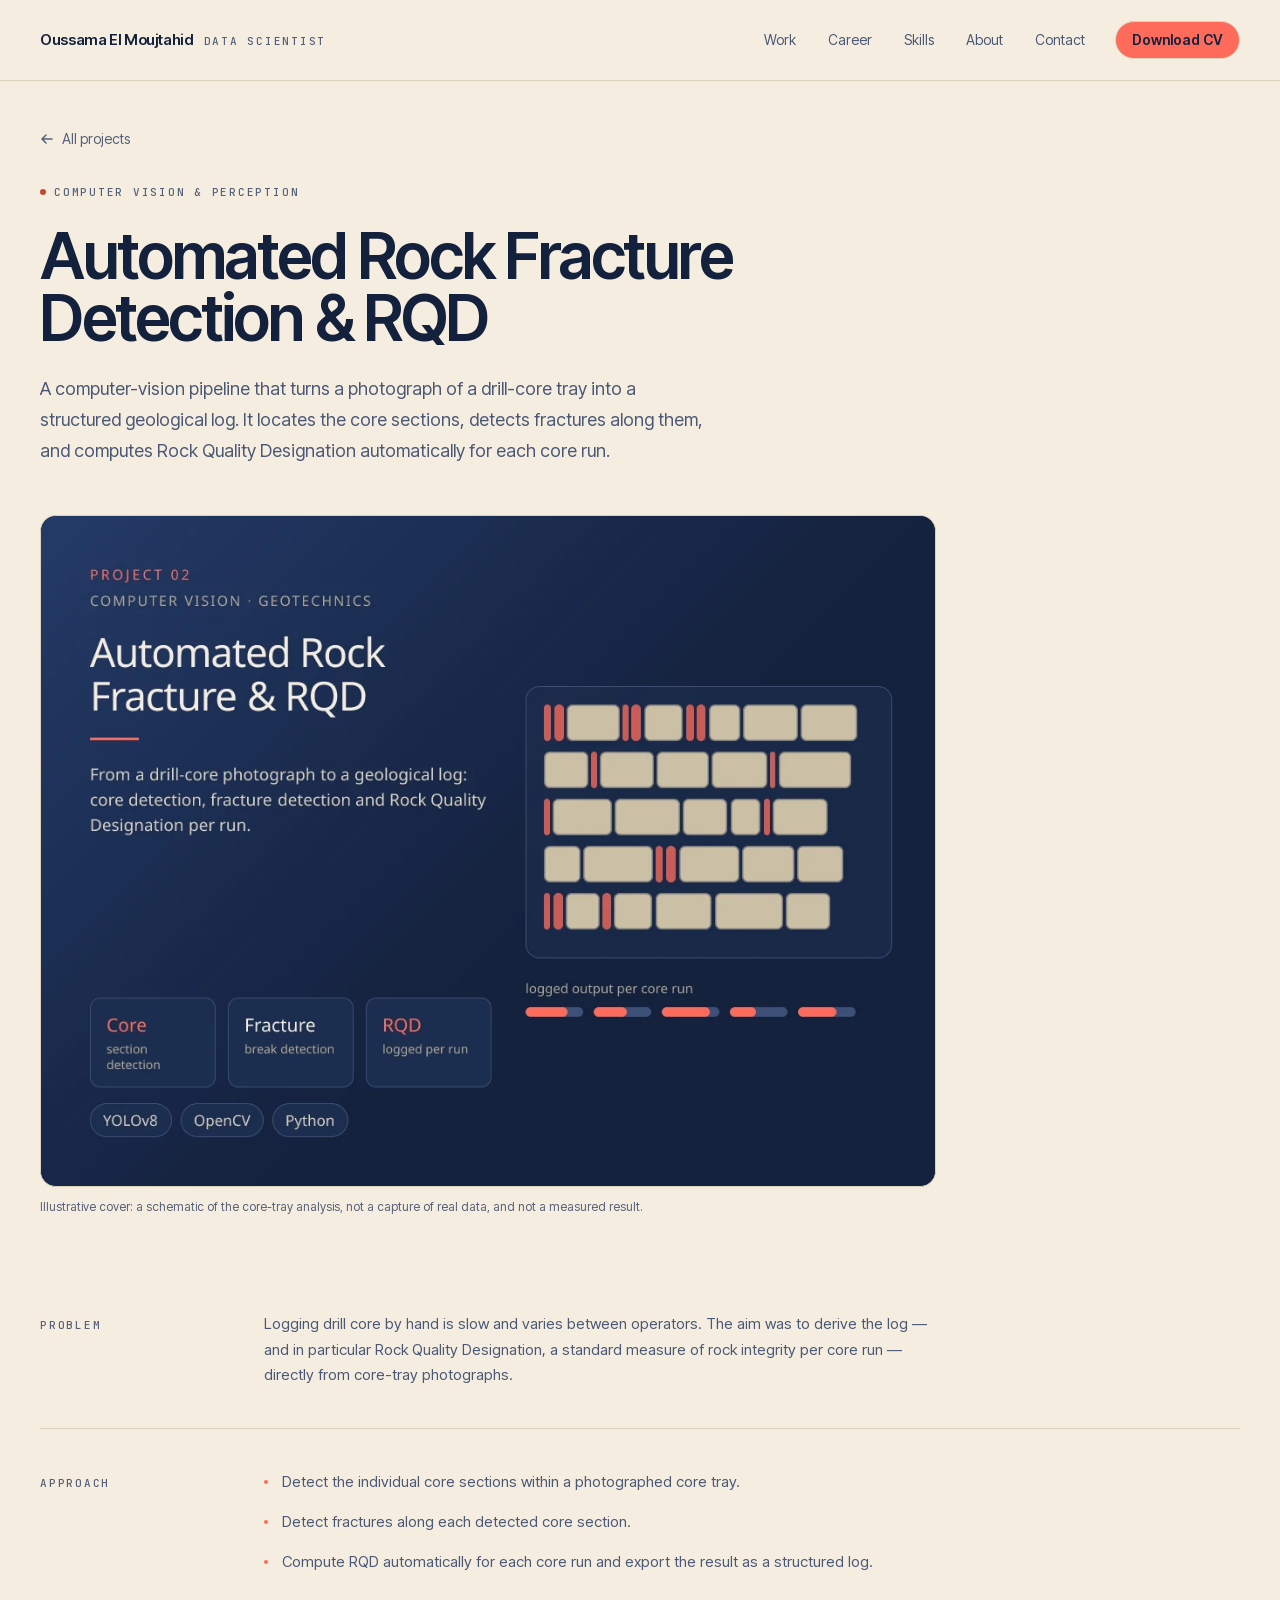
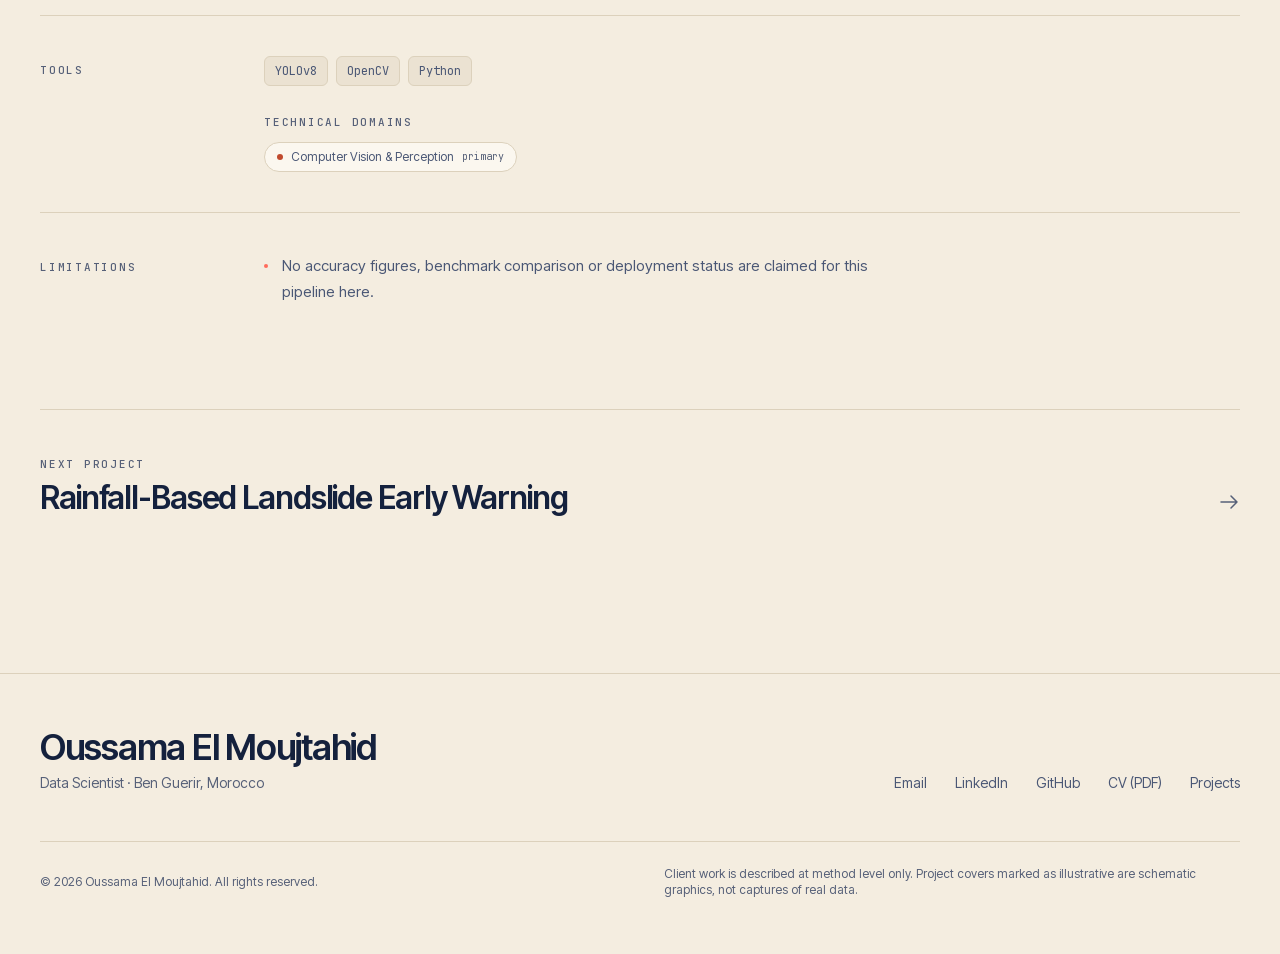
<file: projects/rock-fracture-rqd/index.html>
<!DOCTYPE html><!--ZHJIyUnUTfwnxuco_ob3m--><html lang="en" class="__variable_727f1d __variable_ae301a __variable_4dc837"><head><meta charSet="utf-8"/><meta name="viewport" content="width=device-width, initial-scale=1"/><link rel="preload" as="image" href="/projects/rock-fracture-rqd.webp"/><link rel="stylesheet" href="/_next/static/css/296efaaa642c0eaf.css" data-precedence="next"/><link rel="preload" as="script" fetchPriority="low" href="/_next/static/chunks/webpack-4057f44350c6282e.js"/><script src="/_next/static/chunks/4bd1b696-c023c6e3521b1417.js" async=""></script><script src="/_next/static/chunks/255-0e5ac6cd71b0e266.js" async=""></script><script src="/_next/static/chunks/main-app-26a39624944b7782.js" async=""></script><script src="/_next/static/chunks/619-ba102abea3e3d0e4.js" async=""></script><script src="/_next/static/chunks/app/layout-8b4e25a132548bba.js" async=""></script><script src="/_next/static/chunks/356-335c699cd4cf7b7b.js" async=""></script><script src="/_next/static/chunks/app/projects/%5Bslug%5D/page-f7b5abf701be7430.js" async=""></script><meta name="theme-color" content="#f4ede0"/><meta name="color-scheme" content="light"/><title>Automated Rock Fracture Detection &amp; RQD — Oussama El Moujtahid</title><meta name="description" content="From a drill-core photograph to a geological log: core detection, fracture detection and automatic RQD per run."/><meta name="author" content="Oussama El Moujtahid"/><meta name="keywords" content="Data Scientist,Machine Learning,Computer Vision,LiDAR,Hyperspectral,Generative AI,Morocco"/><meta name="creator" content="Oussama El Moujtahid"/><meta name="robots" content="index, follow"/><link rel="canonical" href="https://oussamaem1.github.io/projects/rock-fracture-rqd/"/><meta property="og:title" content="Automated Rock Fracture Detection &amp; RQD"/><meta property="og:description" content="From a drill-core photograph to a geological log: core detection, fracture detection and automatic RQD per run."/><meta property="og:url" content="https://oussamaem1.github.io/projects/rock-fracture-rqd/"/><meta property="og:image" content="https://oussamaem1.github.io/projects/rock-fracture-rqd.webp"/><meta property="og:image:alt" content="Automated Rock Fracture Detection &amp; RQD — cover"/><meta property="og:type" content="article"/><meta name="twitter:card" content="summary_large_image"/><meta name="twitter:title" content="Automated Rock Fracture Detection &amp; RQD"/><meta name="twitter:description" content="From a drill-core photograph to a geological log: core detection, fracture detection and automatic RQD per run."/><meta name="twitter:image" content="https://oussamaem1.github.io/projects/rock-fracture-rqd.webp"/><noscript><style>.reveal{opacity:1 !important;transform:none !important}</style></noscript><script src="/_next/static/chunks/polyfills-42372ed130431b0a.js" noModule=""></script></head><body class="min-h-screen antialiased"><div hidden=""><!--$--><!--/$--></div><a href="#main" class="sr-only focus:not-sr-only focus:fixed focus:left-4 focus:top-4 focus:z-[100] focus:rounded-full focus:border focus:border-coral-ink focus:bg-coral focus:px-5 focus:py-2.5 focus:text-sm focus:font-semibold focus:text-navy">Skip to content</a><header class="fixed inset-x-0 top-0 z-50 transition-colors duration-500 border-b border-transparent"><div class="mx-auto flex h-16 max-w-[1320px] items-center justify-between px-[var(--page-gutter)] md:h-20"><a class="group flex items-baseline gap-2.5 rounded-sm" href="/"><span class="text-[0.9375rem] font-semibold tracking-tight text-navy">Oussama El Moujtahid</span><span class="label-mono hidden text-muted transition-colors group-hover:text-coral-ink sm:inline">Data Scientist</span></a><nav aria-label="Primary" class="hidden items-center gap-1 md:flex"><a class="rounded-full px-3.5 py-2 text-sm text-body transition-colors hover:text-navy" href="/#work">Work</a><a class="rounded-full px-3.5 py-2 text-sm text-body transition-colors hover:text-navy" href="/#career">Career</a><a class="rounded-full px-3.5 py-2 text-sm text-body transition-colors hover:text-navy" href="/#skills">Skills</a><a class="rounded-full px-3.5 py-2 text-sm text-body transition-colors hover:text-navy" href="/#about">About</a><a class="rounded-full px-3.5 py-2 text-sm text-body transition-colors hover:text-navy" href="/#contact">Contact</a><a href="/cv/Oussama-El-Moujtahid-CV.pdf" download="Oussama-El-Moujtahid-CV.pdf" class="ml-3 rounded-full border border-coral-ink bg-coral px-4 py-2 text-sm font-semibold text-navy transition-transform duration-300 hover:-translate-y-0.5">Download CV</a></nav><button type="button" aria-expanded="false" aria-controls="mobile-nav" class="-mr-2 inline-flex h-10 w-10 items-center justify-center rounded-full text-navy md:hidden"><span class="sr-only">Open menu</span><svg width="20" height="20" viewBox="0 0 20 20" aria-hidden="true"><path d="M3 6 H17 M3 14 H17" stroke="currentColor" stroke-width="1.6" stroke-linecap="round" fill="none"></path></svg></button></div></header><main id="main"><article class="pb-16 pt-28 md:pt-32"><div class="mx-auto w-full max-w-[1320px] px-[var(--page-gutter)] "><a class="group inline-flex items-center gap-2 text-sm text-muted transition-colors hover:text-coral-ink" href="/#work"><svg width="14" height="14" viewBox="0 0 14 14" fill="none" aria-hidden="true" class="transition-transform duration-300 group-hover:-translate-x-1"><path d="M12 7H2m4-4L2 7l4 4" stroke="currentColor" stroke-width="1.5" stroke-linecap="round" stroke-linejoin="round"></path></svg>All projects</a><header class="mt-8 max-w-4xl"><div class="flex flex-wrap items-center gap-x-3 gap-y-2"><span class="flex items-center gap-2"><span class="h-1.5 w-1.5 rounded-full" style="background-color:#C04A2E" aria-hidden="true"></span><span class="label-mono text-muted">Computer Vision &amp; Perception</span></span></div><h1 class="display mt-6 text-[2.25rem] text-navy sm:text-[3.25rem] lg:text-[4rem]">Automated Rock Fracture Detection &amp; RQD</h1><p class="prose-body mt-6 max-w-2xl text-lg">A computer-vision pipeline that turns a photograph of a drill-core tray into a structured geological log. It locates the core sections, detects fractures along them, and computes Rock Quality Designation automatically for each core run.</p></header><figure class="mt-12 max-w-4xl"><div class="relative aspect-[4/3] w-full overflow-hidden rounded-2xl border border-cream-300 bg-navy"><img alt="Illustrative cover for Automated Rock Fracture Detection &amp; RQD" decoding="async" data-nimg="fill" class="object-cover transition-transform duration-[900ms] ease-[cubic-bezier(0.16,1,0.3,1)] group-hover:scale-[1.035]" style="position:absolute;height:100%;width:100%;left:0;top:0;right:0;bottom:0;color:transparent" src="/projects/rock-fracture-rqd.webp"/></div><figcaption class="mt-3 text-xs text-muted">Illustrative cover: a schematic of the core-tray analysis, not a capture of real data, and not a measured result.</figcaption></figure><div class="mt-14"><section class="reveal border-t border-cream-300 py-10 first:border-t-0" data-visible="false" style="--reveal-delay:0ms"><div class="grid grid-cols-1 gap-x-12 gap-y-4 md:grid-cols-[11rem_1fr]"><h2 class="label-mono pt-1.5 text-muted">Problem</h2><div class="max-w-2xl"><p class="prose-body text-[0.9375rem]">Logging drill core by hand is slow and varies between operators. The aim was to derive the log — and in particular Rock Quality Designation, a standard measure of rock integrity per core run — directly from core-tray photographs.</p></div></div></section><section class="reveal border-t border-cream-300 py-10 first:border-t-0" data-visible="false" style="--reveal-delay:0ms"><div class="grid grid-cols-1 gap-x-12 gap-y-4 md:grid-cols-[11rem_1fr]"><h2 class="label-mono pt-1.5 text-muted">Approach</h2><div class="max-w-2xl"><ul class="space-y-3.5"><li class="flex gap-3.5"><span class="mt-[0.6875rem] h-1 w-1 shrink-0 rounded-full bg-coral" aria-hidden="true"></span><span class="prose-body text-[0.9375rem]">Detect the individual core sections within a photographed core tray.</span></li><li class="flex gap-3.5"><span class="mt-[0.6875rem] h-1 w-1 shrink-0 rounded-full bg-coral" aria-hidden="true"></span><span class="prose-body text-[0.9375rem]">Detect fractures along each detected core section.</span></li><li class="flex gap-3.5"><span class="mt-[0.6875rem] h-1 w-1 shrink-0 rounded-full bg-coral" aria-hidden="true"></span><span class="prose-body text-[0.9375rem]">Compute RQD automatically for each core run and export the result as a structured log.</span></li></ul></div></div></section><section class="reveal border-t border-cream-300 py-10 first:border-t-0" data-visible="false" style="--reveal-delay:0ms"><div class="grid grid-cols-1 gap-x-12 gap-y-4 md:grid-cols-[11rem_1fr]"><h2 class="label-mono pt-1.5 text-muted">Tools</h2><div class="max-w-2xl"><ul class="flex flex-wrap gap-2"><li class="rounded-md border border-cream-400 bg-cream-200 px-2.5 py-1.5 font-mono text-xs text-body">YOLOv8</li><li class="rounded-md border border-cream-400 bg-cream-200 px-2.5 py-1.5 font-mono text-xs text-body">OpenCV</li><li class="rounded-md border border-cream-400 bg-cream-200 px-2.5 py-1.5 font-mono text-xs text-body">Python</li></ul><div class="mt-7"><p class="label-mono text-muted">Technical domains</p><div class="mt-3 flex flex-wrap gap-2"><span class="inline-flex items-center gap-2 rounded-full border border-cream-400 bg-cream-50 px-3 py-1.5 text-xs text-body"><span class="h-1.5 w-1.5 rounded-full" style="background-color:#C04A2E" aria-hidden="true"></span>Computer Vision &amp; Perception<span class="font-mono text-[0.625rem] text-muted">primary</span></span></div></div></div></div></section><section class="reveal border-t border-cream-300 py-10 first:border-t-0" data-visible="false" style="--reveal-delay:0ms"><div class="grid grid-cols-1 gap-x-12 gap-y-4 md:grid-cols-[11rem_1fr]"><h2 class="label-mono pt-1.5 text-muted">Limitations</h2><div class="max-w-2xl"><ul class="space-y-3.5"><li class="flex gap-3.5"><span class="mt-[0.6875rem] h-1 w-1 shrink-0 rounded-full bg-coral" aria-hidden="true"></span><span class="prose-body text-[0.9375rem]">No accuracy figures, benchmark comparison or deployment status are claimed for this pipeline here.</span></li></ul></div></div></section></div><div class="reveal " data-visible="false" style="--reveal-delay:0ms"><nav aria-label="Project navigation" class="mt-16 border-t border-cream-300 pt-10"><a class="group flex flex-col gap-3 sm:flex-row sm:items-end sm:justify-between" href="/projects/landslide-early-warning/"><span><span class="label-mono text-muted">Next project</span><span class="display mt-2 block text-2xl text-navy transition-colors group-hover:text-coral-ink md:text-[2rem]">Rainfall-Based Landslide Early Warning</span></span><svg width="22" height="22" viewBox="0 0 22 22" fill="none" aria-hidden="true" class="shrink-0 text-muted transition-all duration-500 ease-[cubic-bezier(0.16,1,0.3,1)] group-hover:translate-x-1.5 group-hover:text-coral-ink"><path d="M3 11h16m-6-6 6 6-6 6" stroke="currentColor" stroke-width="1.5" stroke-linecap="round" stroke-linejoin="round"></path></svg></a></nav></div></div></article><!--$--><!--/$--></main><footer class="hairline mt-24 bg-cream"><div class="mx-auto max-w-[1320px] px-[var(--page-gutter)] py-14"><div class="flex flex-col gap-10 md:flex-row md:items-end md:justify-between"><div><p class="display text-3xl text-navy md:text-4xl">Oussama El Moujtahid</p><p class="mt-2 text-sm text-muted">Data Scientist<!-- --> · <!-- -->Ben Guerir, Morocco</p></div><nav aria-label="Footer" class="flex flex-wrap gap-x-7 gap-y-3"><a href="mailto:oussama.elmoujtahid@emines.um6p.ma" class="text-sm text-body transition-colors hover:text-coral-ink">Email</a><a href="https://www.linkedin.com/in/oussama-elmoujtahid" target="_blank" rel="noopener noreferrer" aria-label="LinkedIn profile (opens in a new tab)" class="text-sm text-body transition-colors hover:text-coral-ink">LinkedIn</a><a href="https://github.com/Oussamaem1" target="_blank" rel="noopener noreferrer" aria-label="GitHub profile (opens in a new tab)" class="text-sm text-body transition-colors hover:text-coral-ink">GitHub</a><a href="/cv/Oussama-El-Moujtahid-CV.pdf" download="Oussama-El-Moujtahid-CV.pdf" class="text-sm text-body transition-colors hover:text-coral-ink">CV (PDF)</a><a class="text-sm text-body transition-colors hover:text-coral-ink" href="/#work">Projects</a></nav></div><div class="hairline mt-12 flex flex-col gap-3 pt-6 text-xs text-muted sm:flex-row sm:items-center sm:justify-between"><p>© <!-- -->2026<!-- --> <!-- -->Oussama El Moujtahid<!-- -->. All rights reserved.</p><p class="max-w-xl">Client work is described at method level only. Project covers marked as illustrative are schematic graphics, not captures of real data.</p></div></div></footer><script src="/_next/static/chunks/webpack-4057f44350c6282e.js" id="_R_" async=""></script><script>(self.__next_f=self.__next_f||[]).push([0])</script><script>self.__next_f.push([1,"1:\"$Sreact.fragment\"\n2:I[5727,[\"619\",\"static/chunks/619-ba102abea3e3d0e4.js\",\"177\",\"static/chunks/app/layout-8b4e25a132548bba.js\"],\"SiteHeader\"]\n3:I[9766,[],\"\"]\n4:I[8924,[],\"\"]\n5:I[2619,[\"619\",\"static/chunks/619-ba102abea3e3d0e4.js\",\"356\",\"static/chunks/356-335c699cd4cf7b7b.js\",\"419\",\"static/chunks/app/projects/%5Bslug%5D/page-f7b5abf701be7430.js\"],\"\"]\na:I[7150,[],\"\"]\n:HL[\"/_next/static/css/296efaaa642c0eaf.css\",\"style\"]\n"])</script><script>self.__next_f.push([1,"0:{\"P\":null,\"b\":\"ZHJIyUnUTfwnxuco_ob3m\",\"p\":\"\",\"c\":[\"\",\"projects\",\"rock-fracture-rqd\",\"\"],\"i\":false,\"f\":[[[\"\",{\"children\":[\"projects\",{\"children\":[[\"slug\",\"rock-fracture-rqd\",\"d\"],{\"children\":[\"__PAGE__\",{}]}]}]},\"$undefined\",\"$undefined\",true],[\"\",[\"$\",\"$1\",\"c\",{\"children\":[[[\"$\",\"link\",\"0\",{\"rel\":\"stylesheet\",\"href\":\"/_next/static/css/296efaaa642c0eaf.css\",\"precedence\":\"next\",\"crossOrigin\":\"$undefined\",\"nonce\":\"$undefined\"}]],[\"$\",\"html\",null,{\"lang\":\"en\",\"className\":\"__variable_727f1d __variable_ae301a __variable_4dc837\",\"children\":[[\"$\",\"head\",null,{\"children\":[\"$\",\"noscript\",null,{\"children\":[\"$\",\"style\",null,{\"children\":\".reveal{opacity:1 !important;transform:none !important}\"}]}]}],[\"$\",\"body\",null,{\"className\":\"min-h-screen antialiased\",\"children\":[[\"$\",\"a\",null,{\"href\":\"#main\",\"className\":\"sr-only focus:not-sr-only focus:fixed focus:left-4 focus:top-4 focus:z-[100] focus:rounded-full focus:border focus:border-coral-ink focus:bg-coral focus:px-5 focus:py-2.5 focus:text-sm focus:font-semibold focus:text-navy\",\"children\":\"Skip to content\"}],[\"$\",\"$L2\",null,{}],[\"$\",\"main\",null,{\"id\":\"main\",\"children\":[\"$\",\"$L3\",null,{\"parallelRouterKey\":\"children\",\"error\":\"$undefined\",\"errorStyles\":\"$undefined\",\"errorScripts\":\"$undefined\",\"template\":[\"$\",\"$L4\",null,{}],\"templateStyles\":\"$undefined\",\"templateScripts\":\"$undefined\",\"notFound\":[[\"$\",\"div\",null,{\"className\":\"mx-auto w-full max-w-[1320px] px-[var(--page-gutter)] flex min-h-[70vh] flex-col justify-center py-32\",\"children\":[[\"$\",\"p\",null,{\"className\":\"label-mono text-coral-ink\",\"children\":\"404\"}],[\"$\",\"h1\",null,{\"className\":\"display mt-5 text-[2.5rem] text-navy sm:text-[4rem]\",\"children\":\"Page not found\"}],[\"$\",\"p\",null,{\"className\":\"prose-body mt-5 max-w-md\",\"children\":\"That page does not exist. The projects are all reachable from the work section on the home page.\"}],[\"$\",\"div\",null,{\"className\":\"mt-9 flex flex-wrap gap-3\",\"children\":[[\"$\",\"$L5\",null,{\"href\":\"/\",\"className\":\"rounded-full border border-coral-ink bg-coral px-6 py-3.5 text-sm font-semibold text-navy transition-transform duration-300 hover:-translate-y-0.5\",\"children\":\"Back home\"}],[\"$\",\"$L5\",null,{\"href\":\"/#work\",\"className\":\"rounded-full border border-cream-500 px-6 py-3.5 text-sm font-medium text-navy transition-colors hover:border-navy-600\",\"children\":\"See projects\"}]]}]]}],[]],\"forbidden\":\"$undefined\",\"unauthorized\":\"$undefined\"}]}],[\"$\",\"footer\",null,{\"className\":\"hairline mt-24 bg-cream\",\"children\":[\"$\",\"div\",null,{\"className\":\"mx-auto max-w-[1320px] px-[var(--page-gutter)] py-14\",\"children\":[[\"$\",\"div\",null,{\"className\":\"flex flex-col gap-10 md:flex-row md:items-end md:justify-between\",\"children\":[[\"$\",\"div\",null,{\"children\":[[\"$\",\"p\",null,{\"className\":\"display text-3xl text-navy md:text-4xl\",\"children\":\"Oussama El Moujtahid\"}],[\"$\",\"p\",null,{\"className\":\"mt-2 text-sm text-muted\",\"children\":[\"Data Scientist\",\" · \",\"Ben Guerir, Morocco\"]}]]}],[\"$\",\"nav\",null,{\"aria-label\":\"Footer\",\"className\":\"flex flex-wrap gap-x-7 gap-y-3\",\"children\":[[\"$\",\"a\",null,{\"href\":\"mailto:oussama.elmoujtahid@emines.um6p.ma\",\"className\":\"text-sm text-body transition-colors hover:text-coral-ink\",\"children\":\"Email\"}],[\"$\",\"a\",null,{\"href\":\"https://www.linkedin.com/in/oussama-elmoujtahid\",\"target\":\"_blank\",\"rel\":\"noopener noreferrer\",\"aria-label\":\"LinkedIn profile (opens in a new tab)\",\"className\":\"text-sm text-body transition-colors hover:text-coral-ink\",\"children\":\"LinkedIn\"}],[\"$\",\"a\",null,{\"href\":\"https://github.com/Oussamaem1\",\"target\":\"_blank\",\"rel\":\"noopener noreferrer\",\"aria-label\":\"GitHub profile (opens in a new tab)\",\"className\":\"text-sm text-body transition-colors hover:text-coral-ink\",\"children\":\"GitHub\"}],[\"$\",\"a\",null,{\"href\":\"/cv/Oussama-El-Moujtahid-CV.pdf\",\"download\":\"Oussama-El-Moujtahid-CV.pdf\",\"className\":\"text-sm text-body transition-colors hover:text-coral-ink\",\"children\":\"CV (PDF)\"}],[\"$\",\"$L5\",null,{\"href\":\"/#work\",\"className\":\"text-sm text-body transition-colors hover:text-coral-ink\",\"children\":\"Projects\"}]]}]]}],[\"$\",\"div\",null,{\"className\":\"hairline mt-12 flex flex-col gap-3 pt-6 text-xs text-muted sm:flex-row sm:items-center sm:justify-between\",\"children\":[[\"$\",\"p\",null,{\"children\":[\"© \",2026,\" \",\"Oussama El Moujtahid\",\". All rights reserved.\"]}],[\"$\",\"p\",null,{\"className\":\"max-w-xl\",\"children\":\"Client work is described at method level only. Project covers marked as illustrative are schematic graphics, not captures of real data.\"}]]}]]}]}]]}]]}]]}],{\"children\":[\"projects\",\"$L6\",{\"children\":[[\"slug\",\"rock-fracture-rqd\",\"d\"],\"$L7\",{\"children\":[\"__PAGE__\",\"$L8\",{},null,false]},null,false]},null,false]},null,false],\"$L9\",false]],\"m\":\"$undefined\",\"G\":[\"$a\",[]],\"s\":false,\"S\":true}\n"])</script><script>self.__next_f.push([1,"c:I[4431,[],\"OutletBoundary\"]\ne:I[5278,[],\"AsyncMetadataOutlet\"]\n10:I[4431,[],\"ViewportBoundary\"]\n12:I[4431,[],\"MetadataBoundary\"]\n13:\"$Sreact.suspense\"\n6:[\"$\",\"$1\",\"c\",{\"children\":[null,[\"$\",\"$L3\",null,{\"parallelRouterKey\":\"children\",\"error\":\"$undefined\",\"errorStyles\":\"$undefined\",\"errorScripts\":\"$undefined\",\"template\":[\"$\",\"$L4\",null,{}],\"templateStyles\":\"$undefined\",\"templateScripts\":\"$undefined\",\"notFound\":\"$undefined\",\"forbidden\":\"$undefined\",\"unauthorized\":\"$undefined\"}]]}]\n7:[\"$\",\"$1\",\"c\",{\"children\":[null,[\"$\",\"$L3\",null,{\"parallelRouterKey\":\"children\",\"error\":\"$undefined\",\"errorStyles\":\"$undefined\",\"errorScripts\":\"$undefined\",\"template\":[\"$\",\"$L4\",null,{}],\"templateStyles\":\"$undefined\",\"templateScripts\":\"$undefined\",\"notFound\":\"$undefined\",\"forbidden\":\"$undefined\",\"unauthorized\":\"$undefined\"}]]}]\n8:[\"$\",\"$1\",\"c\",{\"children\":[\"$Lb\",null,[\"$\",\"$Lc\",null,{\"children\":[\"$Ld\",[\"$\",\"$Le\",null,{\"promise\":\"$@f\"}]]}]]}]\n9:[\"$\",\"$1\",\"h\",{\"children\":[null,[[\"$\",\"$L10\",null,{\"children\":\"$L11\"}],null],[\"$\",\"$L12\",null,{\"children\":[\"$\",\"div\",null,{\"hidden\":true,\"children\":[\"$\",\"$13\",null,{\"fallback\":null,\"children\":\"$L14\"}]}]}]]}]\n"])</script><script>self.__next_f.push([1,"15:I[1356,[\"619\",\"static/chunks/619-ba102abea3e3d0e4.js\",\"356\",\"static/chunks/356-335c699cd4cf7b7b.js\",\"419\",\"static/chunks/app/projects/%5Bslug%5D/page-f7b5abf701be7430.js\"],\"Image\"]\n16:I[4085,[\"619\",\"static/chunks/619-ba102abea3e3d0e4.js\",\"356\",\"static/chunks/356-335c699cd4cf7b7b.js\",\"419\",\"static/chunks/app/projects/%5Bslug%5D/page-f7b5abf701be7430.js\"],\"Reveal\"]\n"])</script><script>self.__next_f.push([1,"b:[\"$\",\"article\",null,{\"className\":\"pb-16 pt-28 md:pt-32\",\"children\":[\"$\",\"div\",null,{\"className\":\"mx-auto w-full max-w-[1320px] px-[var(--page-gutter)] \",\"children\":[[\"$\",\"$L5\",null,{\"href\":\"/#work\",\"className\":\"group inline-flex items-center gap-2 text-sm text-muted transition-colors hover:text-coral-ink\",\"children\":[[\"$\",\"svg\",null,{\"width\":\"14\",\"height\":\"14\",\"viewBox\":\"0 0 14 14\",\"fill\":\"none\",\"aria-hidden\":\"true\",\"className\":\"transition-transform duration-300 group-hover:-translate-x-1\",\"children\":[\"$\",\"path\",null,{\"d\":\"M12 7H2m4-4L2 7l4 4\",\"stroke\":\"currentColor\",\"strokeWidth\":\"1.5\",\"strokeLinecap\":\"round\",\"strokeLinejoin\":\"round\"}]}],\"All projects\"]}],[\"$\",\"header\",null,{\"className\":\"mt-8 max-w-4xl\",\"children\":[[\"$\",\"div\",null,{\"className\":\"flex flex-wrap items-center gap-x-3 gap-y-2\",\"children\":[[\"$\",\"span\",null,{\"className\":\"flex items-center gap-2\",\"children\":[[\"$\",\"span\",null,{\"className\":\"h-1.5 w-1.5 rounded-full\",\"style\":{\"backgroundColor\":\"#C04A2E\"},\"aria-hidden\":\"true\"}],[\"$\",\"span\",null,{\"className\":\"label-mono text-muted\",\"children\":\"Computer Vision \u0026 Perception\"}]]}],null]}],[\"$\",\"h1\",null,{\"className\":\"display mt-6 text-[2.25rem] text-navy sm:text-[3.25rem] lg:text-[4rem]\",\"children\":\"Automated Rock Fracture Detection \u0026 RQD\"}],[\"$\",\"p\",null,{\"className\":\"prose-body mt-6 max-w-2xl text-lg\",\"children\":\"A computer-vision pipeline that turns a photograph of a drill-core tray into a structured geological log. It locates the core sections, detects fractures along them, and computes Rock Quality Designation automatically for each core run.\"}],\"$undefined\"]}],[\"$\",\"figure\",null,{\"className\":\"mt-12 max-w-4xl\",\"children\":[[\"$\",\"div\",null,{\"className\":\"relative aspect-[4/3] w-full overflow-hidden rounded-2xl border border-cream-300 bg-navy\",\"children\":[\"$\",\"$L15\",null,{\"src\":\"/projects/rock-fracture-rqd.webp\",\"alt\":\"Illustrative cover for Automated Rock Fracture Detection \u0026 RQD\",\"fill\":true,\"sizes\":\"(max-width: 896px) 100vw, 896px\",\"priority\":true,\"loading\":\"$undefined\",\"className\":\"object-cover transition-transform duration-[900ms] ease-[cubic-bezier(0.16,1,0.3,1)] group-hover:scale-[1.035]\"}]}],[\"$\",\"figcaption\",null,{\"className\":\"mt-3 text-xs text-muted\",\"children\":\"Illustrative cover: a schematic of the core-tray analysis, not a capture of real data, and not a measured result.\"}]]}],\"$undefined\",[\"$\",\"div\",null,{\"className\":\"mt-14\",\"children\":[[\"$\",\"$L16\",null,{\"as\":\"section\",\"className\":\"border-t border-cream-300 py-10 first:border-t-0\",\"children\":[\"$\",\"div\",null,{\"className\":\"grid grid-cols-1 gap-x-12 gap-y-4 md:grid-cols-[11rem_1fr]\",\"children\":[[\"$\",\"h2\",null,{\"className\":\"label-mono pt-1.5 text-muted\",\"children\":\"Problem\"}],[\"$\",\"div\",null,{\"className\":\"max-w-2xl\",\"children\":[\"$\",\"p\",null,{\"className\":\"prose-body text-[0.9375rem]\",\"children\":\"Logging drill core by hand is slow and varies between operators. The aim was to derive the log — and in particular Rock Quality Designation, a standard measure of rock integrity per core run — directly from core-tray photographs.\"}]}]]}]}],\"$undefined\",\"$undefined\",[\"$\",\"$L16\",null,{\"as\":\"section\",\"className\":\"border-t border-cream-300 py-10 first:border-t-0\",\"children\":[\"$\",\"div\",null,{\"className\":\"grid grid-cols-1 gap-x-12 gap-y-4 md:grid-cols-[11rem_1fr]\",\"children\":[[\"$\",\"h2\",null,{\"className\":\"label-mono pt-1.5 text-muted\",\"children\":\"Approach\"}],[\"$\",\"div\",null,{\"className\":\"max-w-2xl\",\"children\":[\"$\",\"ul\",null,{\"className\":\"space-y-3.5\",\"children\":[[\"$\",\"li\",\"Detect the individual core sections within a photographed core tray.\",{\"className\":\"flex gap-3.5\",\"children\":[[\"$\",\"span\",null,{\"className\":\"mt-[0.6875rem] h-1 w-1 shrink-0 rounded-full bg-coral\",\"aria-hidden\":\"true\"}],[\"$\",\"span\",null,{\"className\":\"prose-body text-[0.9375rem]\",\"children\":\"Detect the individual core sections within a photographed core tray.\"}]]}],[\"$\",\"li\",\"Detect fractures along each detected core section.\",{\"className\":\"flex gap-3.5\",\"children\":[[\"$\",\"span\",null,{\"className\":\"mt-[0.6875rem] h-1 w-1 shrink-0 rounded-full bg-coral\",\"aria-hidden\":\"true\"}],[\"$\",\"span\",null,{\"className\":\"prose-body text-[0.9375rem]\",\"children\":\"Detect fractures along each detected core section.\"}]]}],\"$L17\"]}]}]]}]}],\"$L18\",\"$undefined\",\"$undefined\",\"$L19\",\"$undefined\"]}],\"$L1a\"]}]}]\n"])</script><script>self.__next_f.push([1,"17:[\"$\",\"li\",\"Compute RQD automatically for each core run and export the result as a structured log.\",{\"className\":\"flex gap-3.5\",\"children\":[[\"$\",\"span\",null,{\"className\":\"mt-[0.6875rem] h-1 w-1 shrink-0 rounded-full bg-coral\",\"aria-hidden\":\"true\"}],[\"$\",\"span\",null,{\"className\":\"prose-body text-[0.9375rem]\",\"children\":\"Compute RQD automatically for each core run and export the result as a structured log.\"}]]}]\n"])</script><script>self.__next_f.push([1,"18:[\"$\",\"$L16\",null,{\"as\":\"section\",\"className\":\"border-t border-cream-300 py-10 first:border-t-0\",\"children\":[\"$\",\"div\",null,{\"className\":\"grid grid-cols-1 gap-x-12 gap-y-4 md:grid-cols-[11rem_1fr]\",\"children\":[[\"$\",\"h2\",null,{\"className\":\"label-mono pt-1.5 text-muted\",\"children\":\"Tools\"}],[\"$\",\"div\",null,{\"className\":\"max-w-2xl\",\"children\":[[\"$\",\"ul\",null,{\"className\":\"flex flex-wrap gap-2\",\"children\":[[\"$\",\"li\",\"YOLOv8\",{\"className\":\"rounded-md border border-cream-400 bg-cream-200 px-2.5 py-1.5 font-mono text-xs text-body\",\"children\":\"YOLOv8\"}],[\"$\",\"li\",\"OpenCV\",{\"className\":\"rounded-md border border-cream-400 bg-cream-200 px-2.5 py-1.5 font-mono text-xs text-body\",\"children\":\"OpenCV\"}],[\"$\",\"li\",\"Python\",{\"className\":\"rounded-md border border-cream-400 bg-cream-200 px-2.5 py-1.5 font-mono text-xs text-body\",\"children\":\"Python\"}]]}],[\"$\",\"div\",null,{\"className\":\"mt-7\",\"children\":[[\"$\",\"p\",null,{\"className\":\"label-mono text-muted\",\"children\":\"Technical domains\"}],[\"$\",\"div\",null,{\"className\":\"mt-3 flex flex-wrap gap-2\",\"children\":[[\"$\",\"span\",\"vision-perception\",{\"className\":\"inline-flex items-center gap-2 rounded-full border border-cream-400 bg-cream-50 px-3 py-1.5 text-xs text-body\",\"children\":[[\"$\",\"span\",null,{\"className\":\"h-1.5 w-1.5 rounded-full\",\"style\":{\"backgroundColor\":\"#C04A2E\"},\"aria-hidden\":\"true\"}],\"Computer Vision \u0026 Perception\",[\"$\",\"span\",null,{\"className\":\"font-mono text-[0.625rem] text-muted\",\"children\":\"primary\"}]]}]]}]]}]]}]]}]}]\n"])</script><script>self.__next_f.push([1,"19:[\"$\",\"$L16\",null,{\"as\":\"section\",\"className\":\"border-t border-cream-300 py-10 first:border-t-0\",\"children\":[\"$\",\"div\",null,{\"className\":\"grid grid-cols-1 gap-x-12 gap-y-4 md:grid-cols-[11rem_1fr]\",\"children\":[[\"$\",\"h2\",null,{\"className\":\"label-mono pt-1.5 text-muted\",\"children\":\"Limitations\"}],[\"$\",\"div\",null,{\"className\":\"max-w-2xl\",\"children\":[\"$\",\"ul\",null,{\"className\":\"space-y-3.5\",\"children\":[[\"$\",\"li\",\"No accuracy figures, benchmark comparison or deployment status are claimed for this pipeline here.\",{\"className\":\"flex gap-3.5\",\"children\":[[\"$\",\"span\",null,{\"className\":\"mt-[0.6875rem] h-1 w-1 shrink-0 rounded-full bg-coral\",\"aria-hidden\":\"true\"}],[\"$\",\"span\",null,{\"className\":\"prose-body text-[0.9375rem]\",\"children\":\"No accuracy figures, benchmark comparison or deployment status are claimed for this pipeline here.\"}]]}]]}]}]]}]}]\n"])</script><script>self.__next_f.push([1,"1a:[\"$\",\"$L16\",null,{\"children\":[\"$\",\"nav\",null,{\"aria-label\":\"Project navigation\",\"className\":\"mt-16 border-t border-cream-300 pt-10\",\"children\":[\"$\",\"$L5\",null,{\"href\":\"/projects/landslide-early-warning\",\"className\":\"group flex flex-col gap-3 sm:flex-row sm:items-end sm:justify-between\",\"children\":[[\"$\",\"span\",null,{\"children\":[[\"$\",\"span\",null,{\"className\":\"label-mono text-muted\",\"children\":\"Next project\"}],[\"$\",\"span\",null,{\"className\":\"display mt-2 block text-2xl text-navy transition-colors group-hover:text-coral-ink md:text-[2rem]\",\"children\":\"Rainfall-Based Landslide Early Warning\"}]]}],[\"$\",\"svg\",null,{\"width\":\"22\",\"height\":\"22\",\"viewBox\":\"0 0 22 22\",\"fill\":\"none\",\"aria-hidden\":\"true\",\"className\":\"shrink-0 text-muted transition-all duration-500 ease-[cubic-bezier(0.16,1,0.3,1)] group-hover:translate-x-1.5 group-hover:text-coral-ink\",\"children\":[\"$\",\"path\",null,{\"d\":\"M3 11h16m-6-6 6 6-6 6\",\"stroke\":\"currentColor\",\"strokeWidth\":\"1.5\",\"strokeLinecap\":\"round\",\"strokeLinejoin\":\"round\"}]}]]}]}]}]\n"])</script><script>self.__next_f.push([1,"11:[[\"$\",\"meta\",\"0\",{\"charSet\":\"utf-8\"}],[\"$\",\"meta\",\"1\",{\"name\":\"viewport\",\"content\":\"width=device-width, initial-scale=1\"}],[\"$\",\"meta\",\"2\",{\"name\":\"theme-color\",\"content\":\"#f4ede0\"}],[\"$\",\"meta\",\"3\",{\"name\":\"color-scheme\",\"content\":\"light\"}]]\nd:null\n"])</script><script>self.__next_f.push([1,"f:{\"metadata\":[[\"$\",\"title\",\"0\",{\"children\":\"Automated Rock Fracture Detection \u0026 RQD — Oussama El Moujtahid\"}],[\"$\",\"meta\",\"1\",{\"name\":\"description\",\"content\":\"From a drill-core photograph to a geological log: core detection, fracture detection and automatic RQD per run.\"}],[\"$\",\"meta\",\"2\",{\"name\":\"author\",\"content\":\"Oussama El Moujtahid\"}],[\"$\",\"meta\",\"3\",{\"name\":\"keywords\",\"content\":\"Data Scientist,Machine Learning,Computer Vision,LiDAR,Hyperspectral,Generative AI,Morocco\"}],[\"$\",\"meta\",\"4\",{\"name\":\"creator\",\"content\":\"Oussama El Moujtahid\"}],[\"$\",\"meta\",\"5\",{\"name\":\"robots\",\"content\":\"index, follow\"}],[\"$\",\"link\",\"6\",{\"rel\":\"canonical\",\"href\":\"https://oussamaem1.github.io/projects/rock-fracture-rqd/\"}],[\"$\",\"meta\",\"7\",{\"property\":\"og:title\",\"content\":\"Automated Rock Fracture Detection \u0026 RQD\"}],[\"$\",\"meta\",\"8\",{\"property\":\"og:description\",\"content\":\"From a drill-core photograph to a geological log: core detection, fracture detection and automatic RQD per run.\"}],[\"$\",\"meta\",\"9\",{\"property\":\"og:url\",\"content\":\"https://oussamaem1.github.io/projects/rock-fracture-rqd/\"}],[\"$\",\"meta\",\"10\",{\"property\":\"og:image\",\"content\":\"https://oussamaem1.github.io/projects/rock-fracture-rqd.webp\"}],[\"$\",\"meta\",\"11\",{\"property\":\"og:image:alt\",\"content\":\"Automated Rock Fracture Detection \u0026 RQD — cover\"}],[\"$\",\"meta\",\"12\",{\"property\":\"og:type\",\"content\":\"article\"}],[\"$\",\"meta\",\"13\",{\"name\":\"twitter:card\",\"content\":\"summary_large_image\"}],[\"$\",\"meta\",\"14\",{\"name\":\"twitter:title\",\"content\":\"Automated Rock Fracture Detection \u0026 RQD\"}],[\"$\",\"meta\",\"15\",{\"name\":\"twitter:description\",\"content\":\"From a drill-core photograph to a geological log: core detection, fracture detection and automatic RQD per run.\"}],[\"$\",\"meta\",\"16\",{\"name\":\"twitter:image\",\"content\":\"https://oussamaem1.github.io/projects/rock-fracture-rqd.webp\"}]],\"error\":null,\"digest\":\"$undefined\"}\n"])</script><script>self.__next_f.push([1,"14:\"$f:metadata\"\n"])</script></body></html>
</file>
<file: _next/static/css/296efaaa642c0eaf.css>
@font-face{font-family:Inter Tight;font-style:normal;font-weight:100 900;font-display:swap;src:url(/_next/static/media/c95a17d6aa1ccc69-s.woff2) format("woff2");unicode-range:u+0460-052f,u+1c80-1c8a,u+20b4,u+2de0-2dff,u+a640-a69f,u+fe2e-fe2f}@font-face{font-family:Inter Tight;font-style:normal;font-weight:100 900;font-display:swap;src:url(/_next/static/media/84792440f5374347-s.woff2) format("woff2");unicode-range:u+0301,u+0400-045f,u+0490-0491,u+04b0-04b1,u+2116}@font-face{font-family:Inter Tight;font-style:normal;font-weight:100 900;font-display:swap;src:url(/_next/static/media/10735954b8957dce-s.woff2) format("woff2");unicode-range:u+1f??}@font-face{font-family:Inter Tight;font-style:normal;font-weight:100 900;font-display:swap;src:url(/_next/static/media/69c8297e91a203ed-s.woff2) format("woff2");unicode-range:u+0370-0377,u+037a-037f,u+0384-038a,u+038c,u+038e-03a1,u+03a3-03ff}@font-face{font-family:Inter Tight;font-style:normal;font-weight:100 900;font-display:swap;src:url(/_next/static/media/32ec8d161d520037-s.woff2) format("woff2");unicode-range:u+0102-0103,u+0110-0111,u+0128-0129,u+0168-0169,u+01a0-01a1,u+01af-01b0,u+0300-0301,u+0303-0304,u+0308-0309,u+0323,u+0329,u+1ea0-1ef9,u+20ab}@font-face{font-family:Inter Tight;font-style:normal;font-weight:100 900;font-display:swap;src:url(/_next/static/media/ceda3e828136e1b8-s.woff2) format("woff2");unicode-range:u+0100-02ba,u+02bd-02c5,u+02c7-02cc,u+02ce-02d7,u+02dd-02ff,u+0304,u+0308,u+0329,u+1d00-1dbf,u+1e00-1e9f,u+1ef2-1eff,u+2020,u+20a0-20ab,u+20ad-20c4,u+2113,u+2c60-2c7f,u+a720-a7ff}@font-face{font-family:Inter Tight;font-style:normal;font-weight:100 900;font-display:swap;src:url(/_next/static/media/103fc5fac08dcb15-s.p.woff2) format("woff2");unicode-range:u+00??,u+0131,u+0152-0153,u+02bb-02bc,u+02c6,u+02da,u+02dc,u+0304,u+0308,u+0329,u+2000-206f,u+20ac,u+2122,u+2191,u+2193,u+2212,u+2215,u+feff,u+fffd}@font-face{font-family:Inter Tight Fallback;src:local("Arial");ascent-override:100.51%;descent-override:25.03%;line-gap-override:0.00%;size-adjust:96.39%}.__className_727f1d{font-family:Inter Tight,Inter Tight Fallback;font-style:normal}.__variable_727f1d{--font-inter-tight:"Inter Tight","Inter Tight Fallback"}@font-face{font-family:"Instrument Serif";font-style:italic;font-weight:400;font-display:swap;src:url(/_next/static/media/5ece437c7024c161-s.woff2) format("woff2");unicode-range:u+0100-02ba,u+02bd-02c5,u+02c7-02cc,u+02ce-02d7,u+02dd-02ff,u+0304,u+0308,u+0329,u+1d00-1dbf,u+1e00-1e9f,u+1ef2-1eff,u+2020,u+20a0-20ab,u+20ad-20c4,u+2113,u+2c60-2c7f,u+a720-a7ff}@font-face{font-family:"Instrument Serif";font-style:italic;font-weight:400;font-display:swap;src:url(/_next/static/media/9cc5b37ab1350db7-s.p.woff2) format("woff2");unicode-range:u+00??,u+0131,u+0152-0153,u+02bb-02bc,u+02c6,u+02da,u+02dc,u+0304,u+0308,u+0329,u+2000-206f,u+20ac,u+2122,u+2191,u+2193,u+2212,u+2215,u+feff,u+fffd}@font-face{font-family:"Instrument Serif";font-style:normal;font-weight:400;font-display:swap;src:url(/_next/static/media/35f3de0ebb1cfc70-s.woff2) format("woff2");unicode-range:u+0100-02ba,u+02bd-02c5,u+02c7-02cc,u+02ce-02d7,u+02dd-02ff,u+0304,u+0308,u+0329,u+1d00-1dbf,u+1e00-1e9f,u+1ef2-1eff,u+2020,u+20a0-20ab,u+20ad-20c4,u+2113,u+2c60-2c7f,u+a720-a7ff}@font-face{font-family:"Instrument Serif";font-style:normal;font-weight:400;font-display:swap;src:url(/_next/static/media/e6099e249fd938cc-s.p.woff2) format("woff2");unicode-range:u+00??,u+0131,u+0152-0153,u+02bb-02bc,u+02c6,u+02da,u+02dc,u+0304,u+0308,u+0329,u+2000-206f,u+20ac,u+2122,u+2191,u+2193,u+2212,u+2215,u+feff,u+fffd}@font-face{font-family:"Instrument Serif Fallback";src:local("Times New Roman");ascent-override:117.94%;descent-override:36.93%;line-gap-override:0.00%;size-adjust:83.94%}.__className_ae301a{font-family:"Instrument Serif","Instrument Serif Fallback";font-weight:400}.__variable_ae301a{--font-instrument-serif:"Instrument Serif","Instrument Serif Fallback"}@font-face{font-family:JetBrains Mono;font-style:normal;font-weight:100 800;font-display:swap;src:url(/_next/static/media/886030b0b59bc5a7-s.woff2) format("woff2");unicode-range:u+0460-052f,u+1c80-1c8a,u+20b4,u+2de0-2dff,u+a640-a69f,u+fe2e-fe2f}@font-face{font-family:JetBrains Mono;font-style:normal;font-weight:100 800;font-display:swap;src:url(/_next/static/media/0aa834ed78bf6d07-s.woff2) format("woff2");unicode-range:u+0301,u+0400-045f,u+0490-0491,u+04b0-04b1,u+2116}@font-face{font-family:JetBrains Mono;font-style:normal;font-weight:100 800;font-display:swap;src:url(/_next/static/media/67957d42bae0796d-s.woff2) format("woff2");unicode-range:u+0370-0377,u+037a-037f,u+0384-038a,u+038c,u+038e-03a1,u+03a3-03ff}@font-face{font-family:JetBrains Mono;font-style:normal;font-weight:100 800;font-display:swap;src:url(/_next/static/media/f911b923c6adde36-s.woff2) format("woff2");unicode-range:u+0102-0103,u+0110-0111,u+0128-0129,u+0168-0169,u+01a0-01a1,u+01af-01b0,u+0300-0301,u+0303-0304,u+0308-0309,u+0323,u+0329,u+1ea0-1ef9,u+20ab}@font-face{font-family:JetBrains Mono;font-style:normal;font-weight:100 800;font-display:swap;src:url(/_next/static/media/939c4f875ee75fbb-s.woff2) format("woff2");unicode-range:u+0100-02ba,u+02bd-02c5,u+02c7-02cc,u+02ce-02d7,u+02dd-02ff,u+0304,u+0308,u+0329,u+1d00-1dbf,u+1e00-1e9f,u+1ef2-1eff,u+2020,u+20a0-20ab,u+20ad-20c4,u+2113,u+2c60-2c7f,u+a720-a7ff}@font-face{font-family:JetBrains Mono;font-style:normal;font-weight:100 800;font-display:swap;src:url(/_next/static/media/bb3ef058b751a6ad-s.p.woff2) format("woff2");unicode-range:u+00??,u+0131,u+0152-0153,u+02bb-02bc,u+02c6,u+02da,u+02dc,u+0304,u+0308,u+0329,u+2000-206f,u+20ac,u+2122,u+2191,u+2193,u+2212,u+2215,u+feff,u+fffd}@font-face{font-family:JetBrains Mono Fallback;src:local("Arial");ascent-override:75.79%;descent-override:22.29%;line-gap-override:0.00%;size-adjust:134.59%}.__className_4dc837{font-family:JetBrains Mono,JetBrains Mono Fallback;font-style:normal}.__variable_4dc837{--font-jetbrains-mono:"JetBrains Mono","JetBrains Mono Fallback"}

/*! tailwindcss v4.3.5 | MIT License | https://tailwindcss.com */@layer properties{@supports (((-webkit-hyphens:none)) and (not (margin-trim:block))) or ((-moz-orient:inline) and (not (color:rgb(from red r g b)))){*,::backdrop,:after,:before{--tw-rotate-x:initial;--tw-rotate-y:initial;--tw-rotate-z:initial;--tw-skew-x:initial;--tw-skew-y:initial;--tw-space-y-reverse:0;--tw-divide-y-reverse:0;--tw-border-style:solid;--tw-leading:initial;--tw-font-weight:initial;--tw-tracking:initial;--tw-shadow:0 0 #0000;--tw-shadow-color:initial;--tw-shadow-alpha:100%;--tw-inset-shadow:0 0 #0000;--tw-inset-shadow-color:initial;--tw-inset-shadow-alpha:100%;--tw-ring-color:initial;--tw-ring-shadow:0 0 #0000;--tw-inset-ring-color:initial;--tw-inset-ring-shadow:0 0 #0000;--tw-ring-inset:initial;--tw-ring-offset-width:0px;--tw-ring-offset-color:#fff;--tw-ring-offset-shadow:0 0 #0000;--tw-outline-style:solid;--tw-blur:initial;--tw-brightness:initial;--tw-contrast:initial;--tw-grayscale:initial;--tw-hue-rotate:initial;--tw-invert:initial;--tw-opacity:initial;--tw-saturate:initial;--tw-sepia:initial;--tw-drop-shadow:initial;--tw-drop-shadow-color:initial;--tw-drop-shadow-alpha:100%;--tw-drop-shadow-size:initial;--tw-backdrop-blur:initial;--tw-backdrop-brightness:initial;--tw-backdrop-contrast:initial;--tw-backdrop-grayscale:initial;--tw-backdrop-hue-rotate:initial;--tw-backdrop-invert:initial;--tw-backdrop-opacity:initial;--tw-backdrop-saturate:initial;--tw-backdrop-sepia:initial;--tw-duration:initial;--tw-ease:initial;--tw-translate-x:0;--tw-translate-y:0;--tw-translate-z:0}}}@layer theme{:host,:root{--font-sans:var(--font-inter-tight),ui-sans-serif,system-ui,sans-serif;--font-serif:var(--font-instrument-serif),ui-serif,Georgia,serif;--font-mono:var(--font-jetbrains-mono),ui-monospace,SFMono-Regular,monospace;--spacing:.25rem;--container-md:28rem;--container-xl:36rem;--container-2xl:42rem;--container-3xl:48rem;--container-4xl:56rem;--text-xs:.75rem;--text-xs--line-height:calc(1 / .75);--text-sm:.875rem;--text-sm--line-height:calc(1.25 / .875);--text-base:1rem;--text-base--line-height:calc(1.5 / 1);--text-lg:1.125rem;--text-lg--line-height:calc(1.75 / 1.125);--text-xl:1.25rem;--text-xl--line-height:calc(1.75 / 1.25);--text-2xl:1.5rem;--text-2xl--line-height:calc(2 / 1.5);--text-3xl:1.875rem;--text-3xl--line-height:calc(2.25 / 1.875);--text-4xl:2.25rem;--text-4xl--line-height:calc(2.5 / 2.25);--font-weight-medium:500;--font-weight-semibold:600;--tracking-tight:-.025em;--leading-snug:1.375;--leading-relaxed:1.625;--radius-sm:.25rem;--radius-md:.375rem;--radius-xl:.75rem;--radius-2xl:1rem;--ease-out:cubic-bezier(0,0,.2,1);--blur-sm:8px;--blur-md:12px;--blur-xl:24px;--default-transition-duration:.15s;--default-transition-timing-function:cubic-bezier(.4,0,.2,1);--default-font-family:var(--font-sans);--default-mono-font-family:var(--font-mono);--color-cream:#f4ede0;--color-cream-50:#fbf7ef;--color-cream-200:#ebe2d2;--color-cream-300:#dcd1bc;--color-cream-400:#c9bca2;--color-cream-500:#93856b;--color-navy:#14213d;--color-navy-800:#1d2d4f;--color-navy-700:#2b3c61;--color-navy-600:#3d5078;--color-body:#4a5775;--color-muted:#566078;--color-on-navy:#d8cfbe;--color-on-navy-mute:#afa794;--color-coral:#ff6b5b;--color-coral-ink:#be3524;--color-coral-soft:#ffa294;--ease-out-expo:cubic-bezier(.16,1,.3,1)}}@layer base{*,::backdrop,:after,:before{box-sizing:border-box;border:0 solid;margin:0;padding:0}::file-selector-button{box-sizing:border-box;border:0 solid;margin:0;padding:0}:host,html{-webkit-text-size-adjust:100%;tab-size:4;line-height:1.5;font-family:var(--default-font-family,-apple-system,BlinkMacSystemFont,"Segoe UI",Roboto,"Helvetica Neue","Noto Sans",Arial,sans-serif,"Apple Color Emoji","Segoe UI Emoji","Segoe UI Symbol","Noto Color Emoji");font-feature-settings:var(--default-font-feature-settings,normal);font-variation-settings:var(--default-font-variation-settings,normal);-webkit-tap-highlight-color:transparent}hr{height:0;color:inherit;border-top-width:1px}abbr:where([title]){-webkit-text-decoration:underline dotted;text-decoration:underline dotted}h1,h2,h3,h4,h5,h6{font-size:inherit;font-weight:inherit}a{color:inherit;-webkit-text-decoration:inherit;text-decoration:inherit}b,strong{font-weight:bolder}code,kbd,pre,samp{font-family:var(--default-mono-font-family,ui-monospace,SFMono-Regular,Menlo,Monaco,Consolas,"Liberation Mono","Courier New",monospace);font-feature-settings:var(--default-mono-font-feature-settings,normal);font-variation-settings:var(--default-mono-font-variation-settings,normal);font-size:1em}small{font-size:80%}sub,sup{vertical-align:baseline;font-size:75%;line-height:0;position:relative}sub{bottom:-.25em}sup{top:-.5em}table{text-indent:0;border-color:inherit;border-collapse:collapse}:-moz-focusring:where(:not(iframe)){outline:auto}progress{vertical-align:baseline}summary{display:list-item}menu,ol,ul{list-style:none}audio,canvas,embed,iframe,img,object,svg,video{vertical-align:middle;display:block}img,video{max-width:100%;height:auto}button,input,optgroup,select,textarea{font:inherit;font-feature-settings:inherit;font-variation-settings:inherit;letter-spacing:inherit;color:inherit;opacity:1;background-color:#0000;border-radius:0}::file-selector-button{font:inherit;font-feature-settings:inherit;font-variation-settings:inherit;letter-spacing:inherit;color:inherit;opacity:1;background-color:#0000;border-radius:0}:where(select:is([multiple],[size])) optgroup{font-weight:bolder}:where(select:is([multiple],[size])) optgroup option{padding-inline-start:20px}::file-selector-button{margin-inline-end:4px}::placeholder{opacity:1}@supports (not ((-webkit-appearance:-apple-pay-button))) or (contain-intrinsic-size:1px){::placeholder{color:currentColor}@supports (color:color-mix(in lab,red,red)){::placeholder{color:color-mix(in oklab,currentcolor 50%,transparent)}}}textarea{resize:vertical}::-webkit-search-decoration{-webkit-appearance:none}::-webkit-date-and-time-value{min-height:1lh;text-align:inherit}::-webkit-datetime-edit{display:inline-flex}::-webkit-datetime-edit-fields-wrapper{padding:0}::-webkit-datetime-edit,::-webkit-datetime-edit-year-field{padding-block:0}::-webkit-datetime-edit-day-field,::-webkit-datetime-edit-month-field{padding-block:0}::-webkit-datetime-edit-hour-field,::-webkit-datetime-edit-minute-field{padding-block:0}::-webkit-datetime-edit-millisecond-field,::-webkit-datetime-edit-second-field{padding-block:0}::-webkit-datetime-edit-meridiem-field{padding-block:0}::-webkit-calendar-picker-indicator{line-height:1}:-moz-ui-invalid{box-shadow:none}button,input:where([type=button],[type=reset],[type=submit]){appearance:button}::file-selector-button{appearance:button}::-webkit-inner-spin-button,::-webkit-outer-spin-button{height:auto}[hidden]:where(:not([hidden=until-found])){display:none!important}}@layer components;@layer utilities{.visible{visibility:visible}.sr-only{clip-path:inset(50%);white-space:nowrap;border-width:0;width:1px;height:1px;margin:-1px;padding:0;overflow:hidden}.absolute,.sr-only{position:absolute}.fixed{position:fixed}.relative{position:relative}.static{position:static}.inset-0{inset:0}.inset-\[14\%\]{inset:14%}.inset-\[20\%\]{inset:20%}.inset-x-0{inset-inline:0}.top-0{top:0}.top-3{top:calc(var(--spacing) * 3)}.top-\[-18\%\]{top:-18%}.top-\[16\%\]{top:16%}.top-\[34\%\]{top:34%}.top-\[52\%\]{top:52%}.right-3{right:calc(var(--spacing) * 3)}.right-\[-10\%\]{right:-10%}.left-\[-14\%\]{left:-14%}.left-\[22\%\]{left:22%}.left-\[48\%\]{left:48%}.isolate{isolation:isolate}.z-50{z-index:50}.mx-auto{margin-inline:auto}.mt-0\.5{margin-top:calc(var(--spacing) * .5)}.mt-1{margin-top:var(--spacing)}.mt-1\.5{margin-top:calc(var(--spacing) * 1.5)}.mt-2{margin-top:calc(var(--spacing) * 2)}.mt-3{margin-top:calc(var(--spacing) * 3)}.mt-4{margin-top:calc(var(--spacing) * 4)}.mt-5{margin-top:calc(var(--spacing) * 5)}.mt-6{margin-top:calc(var(--spacing) * 6)}.mt-7{margin-top:calc(var(--spacing) * 7)}.mt-8{margin-top:calc(var(--spacing) * 8)}.mt-9{margin-top:calc(var(--spacing) * 9)}.mt-10{margin-top:calc(var(--spacing) * 10)}.mt-12{margin-top:calc(var(--spacing) * 12)}.mt-14{margin-top:calc(var(--spacing) * 14)}.mt-16{margin-top:calc(var(--spacing) * 16)}.mt-20{margin-top:calc(var(--spacing) * 20)}.mt-24{margin-top:calc(var(--spacing) * 24)}.mt-\[0\.5rem\]{margin-top:.5rem}.mt-\[0\.6875rem\]{margin-top:.6875rem}.mt-auto{margin-top:auto}.-mr-2{margin-right:calc(var(--spacing) * -2)}.ml-3{margin-left:calc(var(--spacing) * 3)}.block{display:block}.flex{display:flex}.grid{display:grid}.hidden{display:none}.inline-block{display:inline-block}.inline-flex{display:inline-flex}.aspect-\[4\/3\]{aspect-ratio:4/3}.aspect-\[16\/10\]{aspect-ratio:16/10}.aspect-\[16\/11\]{aspect-ratio:16/11}.h-1{height:var(--spacing)}.h-1\.5{height:calc(var(--spacing) * 1.5)}.h-10{height:calc(var(--spacing) * 10)}.h-16{height:calc(var(--spacing) * 16)}.h-\[50\%\]{height:50%}.h-\[54\%\]{height:54%}.h-\[58\%\]{height:58%}.h-\[62\%\]{height:62%}.h-full{height:100%}.h-px{height:1px}.min-h-\[1\.5rem\]{min-height:1.5rem}.min-h-\[70vh\]{min-height:70vh}.min-h-screen{min-height:100vh}.w-1{width:var(--spacing)}.w-1\.5{width:calc(var(--spacing) * 1.5)}.w-1\/3{width:33.3333%}.w-8{width:calc(var(--spacing) * 8)}.w-10{width:calc(var(--spacing) * 10)}.w-\[58\%\]{width:58%}.w-\[62\%\]{width:62%}.w-\[82\%\]{width:82%}.w-full{width:100%}.max-w-2xl{max-width:var(--container-2xl)}.max-w-3xl{max-width:var(--container-3xl)}.max-w-4xl{max-width:var(--container-4xl)}.max-w-\[16ch\]{max-width:16ch}.max-w-\[1320px\]{max-width:1320px}.max-w-md{max-width:var(--container-md)}.max-w-xl{max-width:var(--container-xl)}.min-w-0{min-width:0}.flex-1{flex:1}.shrink-0{flex-shrink:0}.origin-left{transform-origin:0}.transform{transform:var(--tw-rotate-x, ) var(--tw-rotate-y, ) var(--tw-rotate-z, ) var(--tw-skew-x, ) var(--tw-skew-y, )}.resize{resize:both}.scroll-mt-24{scroll-margin-top:calc(var(--spacing) * 24)}.list-none{list-style-type:none}.grid-cols-1{grid-template-columns:repeat(1,minmax(0,1fr))}.flex-col{flex-direction:column}.flex-wrap{flex-wrap:wrap}.items-baseline{align-items:baseline}.items-center{align-items:center}.justify-between{justify-content:space-between}.justify-center{justify-content:center}.gap-1{gap:var(--spacing)}.gap-1\.5{gap:calc(var(--spacing) * 1.5)}.gap-2{gap:calc(var(--spacing) * 2)}.gap-2\.5{gap:calc(var(--spacing) * 2.5)}.gap-3{gap:calc(var(--spacing) * 3)}.gap-3\.5{gap:calc(var(--spacing) * 3.5)}.gap-4{gap:calc(var(--spacing) * 4)}.gap-5{gap:calc(var(--spacing) * 5)}.gap-6{gap:calc(var(--spacing) * 6)}.gap-10{gap:calc(var(--spacing) * 10)}.gap-12{gap:calc(var(--spacing) * 12)}.gap-px{gap:1px}:where(.space-y-2>:not(:last-child)){--tw-space-y-reverse:0;margin-block-start:calc(calc(var(--spacing) * 2) * var(--tw-space-y-reverse));margin-block-end:calc(calc(var(--spacing) * 2) * calc(1 - var(--tw-space-y-reverse)))}:where(.space-y-2\.5>:not(:last-child)){--tw-space-y-reverse:0;margin-block-start:calc(calc(var(--spacing) * 2.5) * var(--tw-space-y-reverse));margin-block-end:calc(calc(var(--spacing) * 2.5) * calc(1 - var(--tw-space-y-reverse)))}:where(.space-y-3>:not(:last-child)){--tw-space-y-reverse:0;margin-block-start:calc(calc(var(--spacing) * 3) * var(--tw-space-y-reverse));margin-block-end:calc(calc(var(--spacing) * 3) * calc(1 - var(--tw-space-y-reverse)))}:where(.space-y-3\.5>:not(:last-child)){--tw-space-y-reverse:0;margin-block-start:calc(calc(var(--spacing) * 3.5) * var(--tw-space-y-reverse));margin-block-end:calc(calc(var(--spacing) * 3.5) * calc(1 - var(--tw-space-y-reverse)))}:where(.space-y-6>:not(:last-child)){--tw-space-y-reverse:0;margin-block-start:calc(calc(var(--spacing) * 6) * var(--tw-space-y-reverse));margin-block-end:calc(calc(var(--spacing) * 6) * calc(1 - var(--tw-space-y-reverse)))}.gap-x-3{column-gap:calc(var(--spacing) * 3)}.gap-x-4{column-gap:calc(var(--spacing) * 4)}.gap-x-7{column-gap:calc(var(--spacing) * 7)}.gap-x-10{column-gap:calc(var(--spacing) * 10)}.gap-x-12{column-gap:calc(var(--spacing) * 12)}.gap-y-2{row-gap:calc(var(--spacing) * 2)}.gap-y-3{row-gap:calc(var(--spacing) * 3)}.gap-y-4{row-gap:calc(var(--spacing) * 4)}:where(.divide-y>:not(:last-child)){--tw-divide-y-reverse:0;border-bottom-style:var(--tw-border-style);border-top-style:var(--tw-border-style);border-top-width:calc(1px * var(--tw-divide-y-reverse));border-bottom-width:calc(1px * calc(1 - var(--tw-divide-y-reverse)))}:where(.divide-cream-300>:not(:last-child)){border-color:var(--color-cream-300)}.overflow-hidden{overflow:hidden}.rounded-2xl{border-radius:var(--radius-2xl)}.rounded-\[1\.75rem\]{border-radius:1.75rem}.rounded-full{border-radius:2147483647px}.rounded-md{border-radius:var(--radius-md)}.rounded-sm{border-radius:var(--radius-sm)}.rounded-xl{border-radius:var(--radius-xl)}.border{border-style:var(--tw-border-style);border-width:1px}.border-t{border-top-style:var(--tw-border-style);border-top-width:1px}.border-b{border-bottom-style:var(--tw-border-style);border-bottom-width:1px}.border-l-2{border-left-style:var(--tw-border-style);border-left-width:2px}.border-coral-ink{border-color:var(--color-coral-ink)}.border-coral-ink\/35{border-color:#be352459}@supports (color:color-mix(in lab,red,red)){.border-coral-ink\/35{border-color:color-mix(in oklab,var(--color-coral-ink) 35%,transparent)}}.border-coral\/25{border-color:#ff6b5b40}@supports (color:color-mix(in lab,red,red)){.border-coral\/25{border-color:color-mix(in oklab,var(--color-coral) 25%,transparent)}}.border-cream-300{border-color:var(--color-cream-300)}.border-cream-400{border-color:var(--color-cream-400)}.border-cream-500{border-color:var(--color-cream-500)}.border-cream\/15{border-color:#f4ede026}@supports (color:color-mix(in lab,red,red)){.border-cream\/15{border-color:color-mix(in oklab,var(--color-cream) 15%,transparent)}}.border-cream\/25{border-color:#f4ede040}@supports (color:color-mix(in lab,red,red)){.border-cream\/25{border-color:color-mix(in oklab,var(--color-cream) 25%,transparent)}}.border-cream\/35{border-color:#f4ede059}@supports (color:color-mix(in lab,red,red)){.border-cream\/35{border-color:color-mix(in oklab,var(--color-cream) 35%,transparent)}}.border-navy-600{border-color:var(--color-navy-600)}.border-navy-600\/50{border-color:#3d507880}@supports (color:color-mix(in lab,red,red)){.border-navy-600\/50{border-color:color-mix(in oklab,var(--color-navy-600) 50%,transparent)}}.border-navy-700{border-color:var(--color-navy-700)}.border-transparent{border-color:#0000}.bg-coral{background-color:var(--color-coral)}.bg-coral\/10{background-color:#ff6b5b1a}@supports (color:color-mix(in lab,red,red)){.bg-coral\/10{background-color:color-mix(in oklab,var(--color-coral) 10%,transparent)}}.bg-cream{background-color:var(--color-cream)}.bg-cream-50{background-color:var(--color-cream-50)}.bg-cream-200{background-color:var(--color-cream-200)}.bg-cream-300{background-color:var(--color-cream-300)}.bg-cream-500{background-color:var(--color-cream-500)}.bg-cream\/10{background-color:#f4ede01a}@supports (color:color-mix(in lab,red,red)){.bg-cream\/10{background-color:color-mix(in oklab,var(--color-cream) 10%,transparent)}}.bg-cream\/15{background-color:#f4ede026}@supports (color:color-mix(in lab,red,red)){.bg-cream\/15{background-color:color-mix(in oklab,var(--color-cream) 15%,transparent)}}.bg-cream\/90{background-color:#f4ede0e6}@supports (color:color-mix(in lab,red,red)){.bg-cream\/90{background-color:color-mix(in oklab,var(--color-cream) 90%,transparent)}}.bg-navy{background-color:var(--color-navy)}.bg-navy-700{background-color:var(--color-navy-700)}.bg-navy-800{background-color:var(--color-navy-800)}.bg-navy\/10{background-color:#14213d1a}@supports (color:color-mix(in lab,red,red)){.bg-navy\/10{background-color:color-mix(in oklab,var(--color-navy) 10%,transparent)}}.bg-navy\/75{background-color:#14213dbf}@supports (color:color-mix(in lab,red,red)){.bg-navy\/75{background-color:color-mix(in oklab,var(--color-navy) 75%,transparent)}}.bg-navy\/80{background-color:#14213dcc}@supports (color:color-mix(in lab,red,red)){.bg-navy\/80{background-color:color-mix(in oklab,var(--color-navy) 80%,transparent)}}.bg-transparent{background-color:#0000}.bg-\[radial-gradient\(circle_at_42\%_38\%\,rgba\(244\,237\,224\,0\.2\)\,rgba\(244\,237\,224\,0\.05\)_55\%\,transparent_72\%\)\]{background-image:radial-gradient(circle at 42% 38%,#f4ede033,#f4ede00d 55%,#0000 72%)}.object-cover{object-fit:cover}.p-5{padding:calc(var(--spacing) * 5)}.p-6{padding:calc(var(--spacing) * 6)}.p-8{padding:calc(var(--spacing) * 8)}.px-1{padding-inline:var(--spacing)}.px-2{padding-inline:calc(var(--spacing) * 2)}.px-2\.5{padding-inline:calc(var(--spacing) * 2.5)}.px-3{padding-inline:calc(var(--spacing) * 3)}.px-3\.5{padding-inline:calc(var(--spacing) * 3.5)}.px-4{padding-inline:calc(var(--spacing) * 4)}.px-5{padding-inline:calc(var(--spacing) * 5)}.px-6{padding-inline:calc(var(--spacing) * 6)}.px-8{padding-inline:calc(var(--spacing) * 8)}.px-\[var\(--page-gutter\)\]{padding-inline:var(--page-gutter)}.py-0\.5{padding-block:calc(var(--spacing) * .5)}.py-1{padding-block:var(--spacing)}.py-1\.5{padding-block:calc(var(--spacing) * 1.5)}.py-2{padding-block:calc(var(--spacing) * 2)}.py-3{padding-block:calc(var(--spacing) * 3)}.py-3\.5{padding-block:calc(var(--spacing) * 3.5)}.py-5{padding-block:calc(var(--spacing) * 5)}.py-6{padding-block:calc(var(--spacing) * 6)}.py-8{padding-block:calc(var(--spacing) * 8)}.py-10{padding-block:calc(var(--spacing) * 10)}.py-14{padding-block:calc(var(--spacing) * 14)}.py-20{padding-block:calc(var(--spacing) * 20)}.py-32{padding-block:calc(var(--spacing) * 32)}.pt-1{padding-top:var(--spacing)}.pt-1\.5{padding-top:calc(var(--spacing) * 1.5)}.pt-2{padding-top:calc(var(--spacing) * 2)}.pt-3{padding-top:calc(var(--spacing) * 3)}.pt-6{padding-top:calc(var(--spacing) * 6)}.pt-7{padding-top:calc(var(--spacing) * 7)}.pt-8{padding-top:calc(var(--spacing) * 8)}.pt-10{padding-top:calc(var(--spacing) * 10)}.pt-14{padding-top:calc(var(--spacing) * 14)}.pt-20{padding-top:calc(var(--spacing) * 20)}.pt-28{padding-top:calc(var(--spacing) * 28)}.pb-7{padding-bottom:calc(var(--spacing) * 7)}.pb-10{padding-bottom:calc(var(--spacing) * 10)}.pb-16{padding-bottom:calc(var(--spacing) * 16)}.pl-4{padding-left:calc(var(--spacing) * 4)}.text-center{text-align:center}.font-mono{font-family:var(--font-mono)}.text-2xl{font-size:var(--text-2xl);line-height:var(--tw-leading,var(--text-2xl--line-height))}.text-3xl{font-size:var(--text-3xl);line-height:var(--tw-leading,var(--text-3xl--line-height))}.text-base{font-size:var(--text-base);line-height:var(--tw-leading,var(--text-base--line-height))}.text-lg{font-size:var(--text-lg);line-height:var(--tw-leading,var(--text-lg--line-height))}.text-sm{font-size:var(--text-sm);line-height:var(--tw-leading,var(--text-sm--line-height))}.text-xl{font-size:var(--text-xl);line-height:var(--tw-leading,var(--text-xl--line-height))}.text-xs{font-size:var(--text-xs);line-height:var(--tw-leading,var(--text-xs--line-height))}.text-\[0\.625rem\]{font-size:.625rem}.text-\[0\.6875rem\]{font-size:.6875rem}.text-\[0\.8125rem\]{font-size:.8125rem}.text-\[0\.9375rem\]{font-size:.9375rem}.text-\[1\.75rem\]{font-size:1.75rem}.text-\[1\.0625rem\]{font-size:1.0625rem}.text-\[2\.5rem\]{font-size:2.5rem}.text-\[2\.25rem\]{font-size:2.25rem}.text-\[2\.75rem\]{font-size:2.75rem}.leading-\[1\.72\]{--tw-leading:1.72;line-height:1.72}.leading-relaxed{--tw-leading:var(--leading-relaxed);line-height:var(--leading-relaxed)}.leading-snug{--tw-leading:var(--leading-snug);line-height:var(--leading-snug)}.font-medium{--tw-font-weight:var(--font-weight-medium);font-weight:var(--font-weight-medium)}.font-semibold{--tw-font-weight:var(--font-weight-semibold);font-weight:var(--font-weight-semibold)}.tracking-\[0\.1em\]{--tw-tracking:.1em;letter-spacing:.1em}.tracking-tight{--tw-tracking:var(--tracking-tight);letter-spacing:var(--tracking-tight)}.break-words{overflow-wrap:break-word}.text-body{color:var(--color-body)}.text-coral-ink{color:var(--color-coral-ink)}.text-coral-soft{color:var(--color-coral-soft)}.text-cream{color:var(--color-cream)}.text-muted{color:var(--color-muted)}.text-navy{color:var(--color-navy)}.text-navy\/70{color:#14213db3}@supports (color:color-mix(in lab,red,red)){.text-navy\/70{color:color-mix(in oklab,var(--color-navy) 70%,transparent)}}.text-on-navy{color:var(--color-on-navy)}.text-on-navy-mute{color:var(--color-on-navy-mute)}.uppercase{text-transform:uppercase}.italic{font-style:italic}.underline{text-decoration-line:underline}.decoration-coral-ink\/40{text-decoration-color:#be352466}@supports (color:color-mix(in lab,red,red)){.decoration-coral-ink\/40{-webkit-text-decoration-color:color-mix(in oklab,var(--color-coral-ink) 40%,transparent);text-decoration-color:color-mix(in oklab,var(--color-coral-ink) 40%,transparent)}}.decoration-cream-500{-webkit-text-decoration-color:var(--color-cream-500);text-decoration-color:var(--color-cream-500)}.decoration-on-navy-mute{-webkit-text-decoration-color:var(--color-on-navy-mute);text-decoration-color:var(--color-on-navy-mute)}.underline-offset-4{text-underline-offset:4px}.underline-offset-\[6px\]{text-underline-offset:6px}.antialiased{-webkit-font-smoothing:antialiased;-moz-osx-font-smoothing:grayscale}.opacity-70{opacity:.7}.ring{--tw-ring-shadow:var(--tw-ring-inset, ) 0 0 0 calc(1px + var(--tw-ring-offset-width)) var(--tw-ring-color,currentcolor);box-shadow:var(--tw-inset-shadow),var(--tw-inset-ring-shadow),var(--tw-ring-offset-shadow),var(--tw-ring-shadow),var(--tw-shadow)}.outline{outline-style:var(--tw-outline-style);outline-width:1px}.filter{filter:var(--tw-blur, ) var(--tw-brightness, ) var(--tw-contrast, ) var(--tw-grayscale, ) var(--tw-hue-rotate, ) var(--tw-invert, ) var(--tw-saturate, ) var(--tw-sepia, ) var(--tw-drop-shadow, )}.backdrop-blur-md{--tw-backdrop-blur:blur(var(--blur-md))}.backdrop-blur-md,.backdrop-blur-sm{-webkit-backdrop-filter:var(--tw-backdrop-blur, ) var(--tw-backdrop-brightness, ) var(--tw-backdrop-contrast, ) var(--tw-backdrop-grayscale, ) var(--tw-backdrop-hue-rotate, ) var(--tw-backdrop-invert, ) var(--tw-backdrop-opacity, ) var(--tw-backdrop-saturate, ) var(--tw-backdrop-sepia, );backdrop-filter:var(--tw-backdrop-blur, ) var(--tw-backdrop-brightness, ) var(--tw-backdrop-contrast, ) var(--tw-backdrop-grayscale, ) var(--tw-backdrop-hue-rotate, ) var(--tw-backdrop-invert, ) var(--tw-backdrop-opacity, ) var(--tw-backdrop-saturate, ) var(--tw-backdrop-sepia, )}.backdrop-blur-sm{--tw-backdrop-blur:blur(var(--blur-sm))}.backdrop-blur-xl{--tw-backdrop-blur:blur(var(--blur-xl));-webkit-backdrop-filter:var(--tw-backdrop-blur, ) var(--tw-backdrop-brightness, ) var(--tw-backdrop-contrast, ) var(--tw-backdrop-grayscale, ) var(--tw-backdrop-hue-rotate, ) var(--tw-backdrop-invert, ) var(--tw-backdrop-opacity, ) var(--tw-backdrop-saturate, ) var(--tw-backdrop-sepia, );backdrop-filter:var(--tw-backdrop-blur, ) var(--tw-backdrop-brightness, ) var(--tw-backdrop-contrast, ) var(--tw-backdrop-grayscale, ) var(--tw-backdrop-hue-rotate, ) var(--tw-backdrop-invert, ) var(--tw-backdrop-opacity, ) var(--tw-backdrop-saturate, ) var(--tw-backdrop-sepia, )}.transition{transition-property:color,background-color,border-color,outline-color,text-decoration-color,fill,stroke,--tw-gradient-from,--tw-gradient-via,--tw-gradient-to,opacity,box-shadow,transform,translate,scale,rotate,filter,-webkit-backdrop-filter,backdrop-filter,display,content-visibility,overlay,pointer-events;transition-timing-function:var(--tw-ease,var(--default-transition-timing-function));transition-duration:var(--tw-duration,var(--default-transition-duration))}.transition-\[border-color\,transform\,box-shadow\]{transition-property:border-color,transform,box-shadow;transition-timing-function:var(--tw-ease,var(--default-transition-timing-function));transition-duration:var(--tw-duration,var(--default-transition-duration))}.transition-all{transition-property:all;transition-timing-function:var(--tw-ease,var(--default-transition-timing-function));transition-duration:var(--tw-duration,var(--default-transition-duration))}.transition-colors{transition-property:color,background-color,border-color,outline-color,text-decoration-color,fill,stroke,--tw-gradient-from,--tw-gradient-via,--tw-gradient-to;transition-timing-function:var(--tw-ease,var(--default-transition-timing-function));transition-duration:var(--tw-duration,var(--default-transition-duration))}.transition-transform{transition-property:transform,translate,scale,rotate;transition-timing-function:var(--tw-ease,var(--default-transition-timing-function));transition-duration:var(--tw-duration,var(--default-transition-duration))}.duration-300{--tw-duration:.3s;transition-duration:.3s}.duration-500{--tw-duration:.5s;transition-duration:.5s}.duration-\[900ms\]{--tw-duration:.9s;transition-duration:.9s}.ease-\[cubic-bezier\(0\.16\,1\,0\.3\,1\)\]{--tw-ease:cubic-bezier(.16,1,.3,1);transition-timing-function:cubic-bezier(.16,1,.3,1)}.ease-out{--tw-ease:var(--ease-out);transition-timing-function:var(--ease-out)}@media (hover:hover){:is(:where(.group):hover .group-hover\:-translate-x-1){--tw-translate-x:calc(var(--spacing) * -1);translate:var(--tw-translate-x) var(--tw-translate-y)}:is(:where(.group):hover .group-hover\:translate-x-0\.5){--tw-translate-x:calc(var(--spacing) * .5);translate:var(--tw-translate-x) var(--tw-translate-y)}:is(:where(.group):hover .group-hover\:translate-x-1\.5){--tw-translate-x:calc(var(--spacing) * 1.5);translate:var(--tw-translate-x) var(--tw-translate-y)}:is(:where(.group):hover .group-hover\:scale-\[1\.035\]){scale:1.035}:is(:where(.group):hover .group-hover\:text-coral-ink){color:var(--color-coral-ink)}}.first\:border-t-0:first-child{border-top-style:var(--tw-border-style);border-top-width:0}@media (hover:hover){.hover\:-translate-y-0\.5:hover{--tw-translate-y:calc(var(--spacing) * -.5);translate:var(--tw-translate-x) var(--tw-translate-y)}.hover\:-translate-y-1:hover{--tw-translate-y:calc(var(--spacing) * -1);translate:var(--tw-translate-x) var(--tw-translate-y)}.hover\:border-coral-ink:hover{border-color:var(--color-coral-ink)}.hover\:border-cream-500:hover{border-color:var(--color-cream-500)}.hover\:border-cream\/70:hover{border-color:#f4ede0b3}@supports (color:color-mix(in lab,red,red)){.hover\:border-cream\/70:hover{border-color:color-mix(in oklab,var(--color-cream) 70%,transparent)}}.hover\:border-navy-600:hover{border-color:var(--color-navy-600)}.hover\:bg-coral:hover{background-color:var(--color-coral)}.hover\:bg-cream-200\/70:hover{background-color:#ebe2d2b3}@supports (color:color-mix(in lab,red,red)){.hover\:bg-cream-200\/70:hover{background-color:color-mix(in oklab,var(--color-cream-200) 70%,transparent)}}.hover\:bg-cream\/20:hover{background-color:#f4ede033}@supports (color:color-mix(in lab,red,red)){.hover\:bg-cream\/20:hover{background-color:color-mix(in oklab,var(--color-cream) 20%,transparent)}}.hover\:text-coral-ink:hover{color:var(--color-coral-ink)}.hover\:text-cream:hover{color:var(--color-cream)}.hover\:text-navy:hover{color:var(--color-navy)}.hover\:decoration-coral-ink:hover{-webkit-text-decoration-color:var(--color-coral-ink);text-decoration-color:var(--color-coral-ink)}.hover\:decoration-coral-soft:hover{-webkit-text-decoration-color:var(--color-coral-soft);text-decoration-color:var(--color-coral-soft)}.hover\:shadow-\[0_22px_45px_-28px_rgba\(20\,33\,61\,0\.5\)\]:hover{--tw-shadow:0 22px 45px -28px var(--tw-shadow-color,#14213d80);box-shadow:var(--tw-inset-shadow),var(--tw-inset-ring-shadow),var(--tw-ring-offset-shadow),var(--tw-ring-shadow),var(--tw-shadow)}}.focus\:not-sr-only:focus{clip-path:none;white-space:normal;width:auto;height:auto;margin:0;padding:0;position:static;overflow:visible}.focus\:fixed:focus{position:fixed}.focus\:top-4:focus{top:calc(var(--spacing) * 4)}.focus\:left-4:focus{left:calc(var(--spacing) * 4)}.focus\:z-\[100\]:focus{z-index:100}.focus\:rounded-full:focus{border-radius:2147483647px}.focus\:border:focus{border-style:var(--tw-border-style);border-width:1px}.focus\:border-coral-ink:focus{border-color:var(--color-coral-ink)}.focus\:bg-coral:focus{background-color:var(--color-coral)}.focus\:px-5:focus{padding-inline:calc(var(--spacing) * 5)}.focus\:py-2\.5:focus{padding-block:calc(var(--spacing) * 2.5)}.focus\:text-sm:focus{font-size:var(--text-sm);line-height:var(--tw-leading,var(--text-sm--line-height))}.focus\:font-semibold:focus{--tw-font-weight:var(--font-weight-semibold);font-weight:var(--font-weight-semibold)}.focus\:text-navy:focus{color:var(--color-navy)}.disabled\:cursor-not-allowed:disabled{cursor:not-allowed}.disabled\:border-cream-400:disabled{border-color:var(--color-cream-400)}.disabled\:text-cream-500:disabled{color:var(--color-cream-500)}@media (hover:hover){.disabled\:hover\:bg-transparent:disabled:hover{background-color:#0000}}@media (min-width:40rem){.sm\:inline{display:inline}.sm\:grid-cols-2{grid-template-columns:repeat(2,minmax(0,1fr))}.sm\:grid-cols-3{grid-template-columns:repeat(3,minmax(0,1fr))}.sm\:flex-row{flex-direction:row}.sm\:items-center{align-items:center}.sm\:items-end{align-items:flex-end}.sm\:justify-between{justify-content:space-between}.sm\:px-10{padding-inline:calc(var(--spacing) * 10)}.sm\:text-xl{font-size:var(--text-xl);line-height:var(--tw-leading,var(--text-xl--line-height))}.sm\:text-\[3\.25rem\]{font-size:3.25rem}.sm\:text-\[3rem\]{font-size:3rem}.sm\:text-\[4\.25rem\]{font-size:4.25rem}.sm\:text-\[4rem\]{font-size:4rem}}@media (min-width:48rem){.md\:top-\[13\%\]{top:13%}.md\:top-\[46\%\]{top:46%}.md\:right-\[-8\%\]{right:-8%}.md\:left-\[46\%\]{left:46%}.md\:left-\[52\%\]{left:52%}.md\:col-span-2{grid-column:span 2/span 2}.md\:col-span-3{grid-column:span 3/span 3}.md\:mt-14{margin-top:calc(var(--spacing) * 14)}.md\:mt-20{margin-top:calc(var(--spacing) * 20)}.md\:mt-28{margin-top:calc(var(--spacing) * 28)}.md\:flex{display:flex}.md\:hidden{display:none}.md\:h-20{height:calc(var(--spacing) * 20)}.md\:h-\[66\%\]{height:66%}.md\:h-\[70\%\]{height:70%}.md\:h-\[75\%\]{height:75%}.md\:h-\[84\%\]{height:84%}.md\:w-32{width:calc(var(--spacing) * 32)}.md\:w-\[42\%\]{width:42%}.md\:w-\[48\%\]{width:48%}.md\:w-\[50\%\]{width:50%}.md\:w-\[min\(78vw\,34rem\)\]{width:min(78vw,34rem)}.md\:grid-cols-3{grid-template-columns:repeat(3,minmax(0,1fr))}.md\:grid-cols-6{grid-template-columns:repeat(6,minmax(0,1fr))}.md\:grid-cols-\[11rem_1fr\]{grid-template-columns:11rem 1fr}.md\:flex-row{flex-direction:row}.md\:items-end{align-items:flex-end}.md\:justify-between{justify-content:space-between}.md\:gap-14{gap:calc(var(--spacing) * 14)}.md\:rounded-\[2\.5rem\]{border-radius:2.5rem}.md\:p-6{padding:calc(var(--spacing) * 6)}.md\:p-8{padding:calc(var(--spacing) * 8)}.md\:p-12{padding:calc(var(--spacing) * 12)}.md\:px-10{padding-inline:calc(var(--spacing) * 10)}.md\:px-14{padding-inline:calc(var(--spacing) * 14)}.md\:py-20{padding-block:calc(var(--spacing) * 20)}.md\:py-28{padding-block:calc(var(--spacing) * 28)}.md\:pt-20{padding-top:calc(var(--spacing) * 20)}.md\:pt-28{padding-top:calc(var(--spacing) * 28)}.md\:pt-32{padding-top:calc(var(--spacing) * 32)}.md\:pb-14{padding-bottom:calc(var(--spacing) * 14)}.md\:pb-16{padding-bottom:calc(var(--spacing) * 16)}.md\:text-4xl{font-size:var(--text-4xl);line-height:var(--tw-leading,var(--text-4xl--line-height))}.md\:text-xl{font-size:var(--text-xl);line-height:var(--tw-leading,var(--text-xl--line-height))}.md\:text-\[1\.375rem\]{font-size:1.375rem}.md\:text-\[2\.5rem\]{font-size:2.5rem}.md\:text-\[2\.125rem\]{font-size:2.125rem}.md\:text-\[2rem\]{font-size:2rem}.md\:opacity-100{opacity:1}}@media (min-width:64rem){.lg\:grid-cols-1{grid-template-columns:repeat(1,minmax(0,1fr))}.lg\:grid-cols-2{grid-template-columns:repeat(2,minmax(0,1fr))}.lg\:grid-cols-\[1\.1fr_1fr\]{grid-template-columns:1.1fr 1fr}.lg\:grid-cols-\[1\.4fr_1fr\]{grid-template-columns:1.4fr 1fr}.lg\:gap-16{gap:calc(var(--spacing) * 16)}.lg\:border-r{border-right-style:var(--tw-border-style);border-right-width:1px}.lg\:border-b-0{border-bottom-style:var(--tw-border-style);border-bottom-width:0}.lg\:px-20{padding-inline:calc(var(--spacing) * 20)}.lg\:pt-28{padding-top:calc(var(--spacing) * 28)}.lg\:pb-16{padding-bottom:calc(var(--spacing) * 16)}.lg\:text-\[3\.5rem\]{font-size:3.5rem}.lg\:text-\[4rem\]{font-size:4rem}.lg\:text-\[5\.75rem\]{font-size:5.75rem}}}:root{--page-gutter:1.125rem;color-scheme:light}@media (min-width:768px){:root{--page-gutter:2.5rem}}*{border-color:var(--color-cream-300)}html{scroll-behavior:smooth;-webkit-text-size-adjust:100%;scroll-padding-top:5.5rem}body{background-color:var(--color-cream);color:var(--color-navy);font-family:var(--font-sans);font-feature-settings:"ss01","cv05";-webkit-font-smoothing:antialiased;text-rendering:optimizelegibility;overflow-x:hidden}::selection{background:var(--color-coral);color:var(--color-navy)}:focus-visible{outline:2px solid var(--color-coral-ink);outline-offset:3px;border-radius:3px}.on-navy :focus-visible,.on-navy:focus-visible{outline-color:var(--color-coral-soft)}.display{font-family:var(--font-sans);letter-spacing:-.035em;font-weight:600;line-height:.98}.serif-accent{font-family:var(--font-serif);letter-spacing:-.012em;font-style:italic;font-weight:400}.label-mono{font-family:var(--font-mono);letter-spacing:.16em;text-transform:uppercase;font-size:.6875rem;font-weight:500}.prose-body{color:var(--color-body);text-wrap:pretty;line-height:1.72}.on-navy .prose-body{color:var(--color-on-navy)}.balance{text-wrap:balance}.hairline{border-top:1px solid var(--color-cream-300)}.card{background:var(--color-cream-50);border:1px solid var(--color-cream-300)}.atmosphere{pointer-events:none;background:radial-gradient(130% 95% at 15% 5%,#243a66 0,#0000 62%),linear-gradient(155deg,#1b2c50,#14213d 48%,#101b33);inset:0;overflow:hidden}.atmosphere,.orb{position:absolute}.orb{filter:blur(80px);will-change:transform;border-radius:50%}@media (min-width:768px){.orb{filter:blur(110px)}}.orb-coral{animation:drift-a 26s var(--ease-out-expo) infinite alternate;background:radial-gradient(circle,#ff6b5bf2 0,#ff6b5b00 70%)}.orb-cream{animation:drift-b 34s var(--ease-out-expo) infinite alternate;background:radial-gradient(circle,#f4ede09e 0,#f4ede000 70%)}.orb-deep{animation:drift-c 30s var(--ease-out-expo) infinite alternate;background:radial-gradient(circle,#5d86d6b3 0,#5d86d600 72%)}[data-animate=false] .orb{animation-play-state:paused}@keyframes drift-a{0%{transform:translate(0)scale(1)}to{transform:translate(9%,-7%)scale(1.14)}}@keyframes drift-b{0%{transform:translate(0)scale(1.05)}to{transform:translate(-8%,6%)scale(.92)}}@keyframes drift-c{0%{transform:translateY(4%)scale(.95)}to{transform:translate(7%,-5%)scale(1.1)}}.ribbed{opacity:.9;background-image:repeating-linear-gradient(90deg,#ffffff13,#ffffff04 3px,#0a122424 11px,#ffffff04 19px,#ffffff13 22px),repeating-linear-gradient(90deg,#ffffff0d,#fff0 1.5px 11px)}.hero-scrim,.ribbed{position:absolute;inset:0}.hero-scrim{background:linear-gradient(100deg,#0e172ce6,#0e172cc7 42%,#0e172c80 70%,#0e172c14 90%),linear-gradient(#0000 55%,#0e172c80)}.tilt{perspective:1100px;height:100%}.tilt-inner{height:100%;transform:rotateX(var(--tilt-x,0deg)) rotateY(var(--tilt-y,0deg));transform-style:preserve-3d;transition:transform .7s var(--ease-out-expo);will-change:transform}.tilt[data-tilting=true] .tilt-inner{transition:transform .11s linear}.rail{flex-direction:column;gap:1.25rem;display:flex}@media (min-width:768px){.rail{scroll-snap-type:x mandatory;scrollbar-width:none;flex-direction:row;gap:1.5rem;padding-top:.5rem;padding-bottom:.5rem;overflow-x:auto}.rail::-webkit-scrollbar{display:none}.rail>*{scroll-snap-align:start;transform:perspective(1400px) translateZ(calc((var(--rail-in,1) - 1) * 90px)) scale(calc(.955 + var(--rail-in,1) * .045));opacity:calc(.5 + var(--rail-in,1) * .5);transition:transform .52s var(--ease-out-expo),opacity .52s var(--ease-out-expo);flex:none}}@media (prefers-reduced-motion:reduce){.rail{scroll-snap-type:none;flex-direction:column;overflow-x:visible}.rail>*{max-width:40rem;opacity:1!important;width:100%!important}.rail>*,.tilt-inner{transform:none!important}.tilt-inner{will-change:auto}.rail-controls{display:none!important}}.reveal{opacity:0;transition:opacity .7s var(--ease-out-expo),transform .7s var(--ease-out-expo);transition-delay:var(--reveal-delay,0s);transform:translateY(16px)}.reveal[data-visible=true]{opacity:1;transform:none}@media (prefers-reduced-motion:reduce){html{scroll-behavior:auto}*,:after,:before{scroll-behavior:auto!important;transition-duration:.001ms!important;animation-duration:.001ms!important;animation-iteration-count:1!important}.reveal{opacity:1;transform:none}}@media (pointer:fine){::-webkit-scrollbar{width:11px;height:11px}::-webkit-scrollbar-track{background:var(--color-cream)}::-webkit-scrollbar-thumb{background:var(--color-cream-400);border:3px solid var(--color-cream);border-radius:99px}::-webkit-scrollbar-thumb:hover{background:var(--color-cream-500)}}@property --tw-rotate-x{syntax:"*";inherits:false}@property --tw-rotate-y{syntax:"*";inherits:false}@property --tw-rotate-z{syntax:"*";inherits:false}@property --tw-skew-x{syntax:"*";inherits:false}@property --tw-skew-y{syntax:"*";inherits:false}@property --tw-space-y-reverse{syntax:"*";inherits:false;initial-value:0}@property --tw-divide-y-reverse{syntax:"*";inherits:false;initial-value:0}@property --tw-border-style{syntax:"*";inherits:false;initial-value:solid}@property --tw-leading{syntax:"*";inherits:false}@property --tw-font-weight{syntax:"*";inherits:false}@property --tw-tracking{syntax:"*";inherits:false}@property --tw-shadow{syntax:"*";inherits:false;initial-value:0 0 #0000}@property --tw-shadow-color{syntax:"*";inherits:false}@property --tw-shadow-alpha{syntax:"<percentage>";inherits:false;initial-value:100%}@property --tw-inset-shadow{syntax:"*";inherits:false;initial-value:0 0 #0000}@property --tw-inset-shadow-color{syntax:"*";inherits:false}@property --tw-inset-shadow-alpha{syntax:"<percentage>";inherits:false;initial-value:100%}@property --tw-ring-color{syntax:"*";inherits:false}@property --tw-ring-shadow{syntax:"*";inherits:false;initial-value:0 0 #0000}@property --tw-inset-ring-color{syntax:"*";inherits:false}@property --tw-inset-ring-shadow{syntax:"*";inherits:false;initial-value:0 0 #0000}@property --tw-ring-inset{syntax:"*";inherits:false}@property --tw-ring-offset-width{syntax:"<length>";inherits:false;initial-value:0}@property --tw-ring-offset-color{syntax:"*";inherits:false;initial-value:#fff}@property --tw-ring-offset-shadow{syntax:"*";inherits:false;initial-value:0 0 #0000}@property --tw-outline-style{syntax:"*";inherits:false;initial-value:solid}@property --tw-blur{syntax:"*";inherits:false}@property --tw-brightness{syntax:"*";inherits:false}@property --tw-contrast{syntax:"*";inherits:false}@property --tw-grayscale{syntax:"*";inherits:false}@property --tw-hue-rotate{syntax:"*";inherits:false}@property --tw-invert{syntax:"*";inherits:false}@property --tw-opacity{syntax:"*";inherits:false}@property --tw-saturate{syntax:"*";inherits:false}@property --tw-sepia{syntax:"*";inherits:false}@property --tw-drop-shadow{syntax:"*";inherits:false}@property --tw-drop-shadow-color{syntax:"*";inherits:false}@property --tw-drop-shadow-alpha{syntax:"<percentage>";inherits:false;initial-value:100%}@property --tw-drop-shadow-size{syntax:"*";inherits:false}@property --tw-backdrop-blur{syntax:"*";inherits:false}@property --tw-backdrop-brightness{syntax:"*";inherits:false}@property --tw-backdrop-contrast{syntax:"*";inherits:false}@property --tw-backdrop-grayscale{syntax:"*";inherits:false}@property --tw-backdrop-hue-rotate{syntax:"*";inherits:false}@property --tw-backdrop-invert{syntax:"*";inherits:false}@property --tw-backdrop-opacity{syntax:"*";inherits:false}@property --tw-backdrop-saturate{syntax:"*";inherits:false}@property --tw-backdrop-sepia{syntax:"*";inherits:false}@property --tw-duration{syntax:"*";inherits:false}@property --tw-ease{syntax:"*";inherits:false}@property --tw-translate-x{syntax:"*";inherits:false;initial-value:0}@property --tw-translate-y{syntax:"*";inherits:false;initial-value:0}@property --tw-translate-z{syntax:"*";inherits:false;initial-value:0}
</file>
